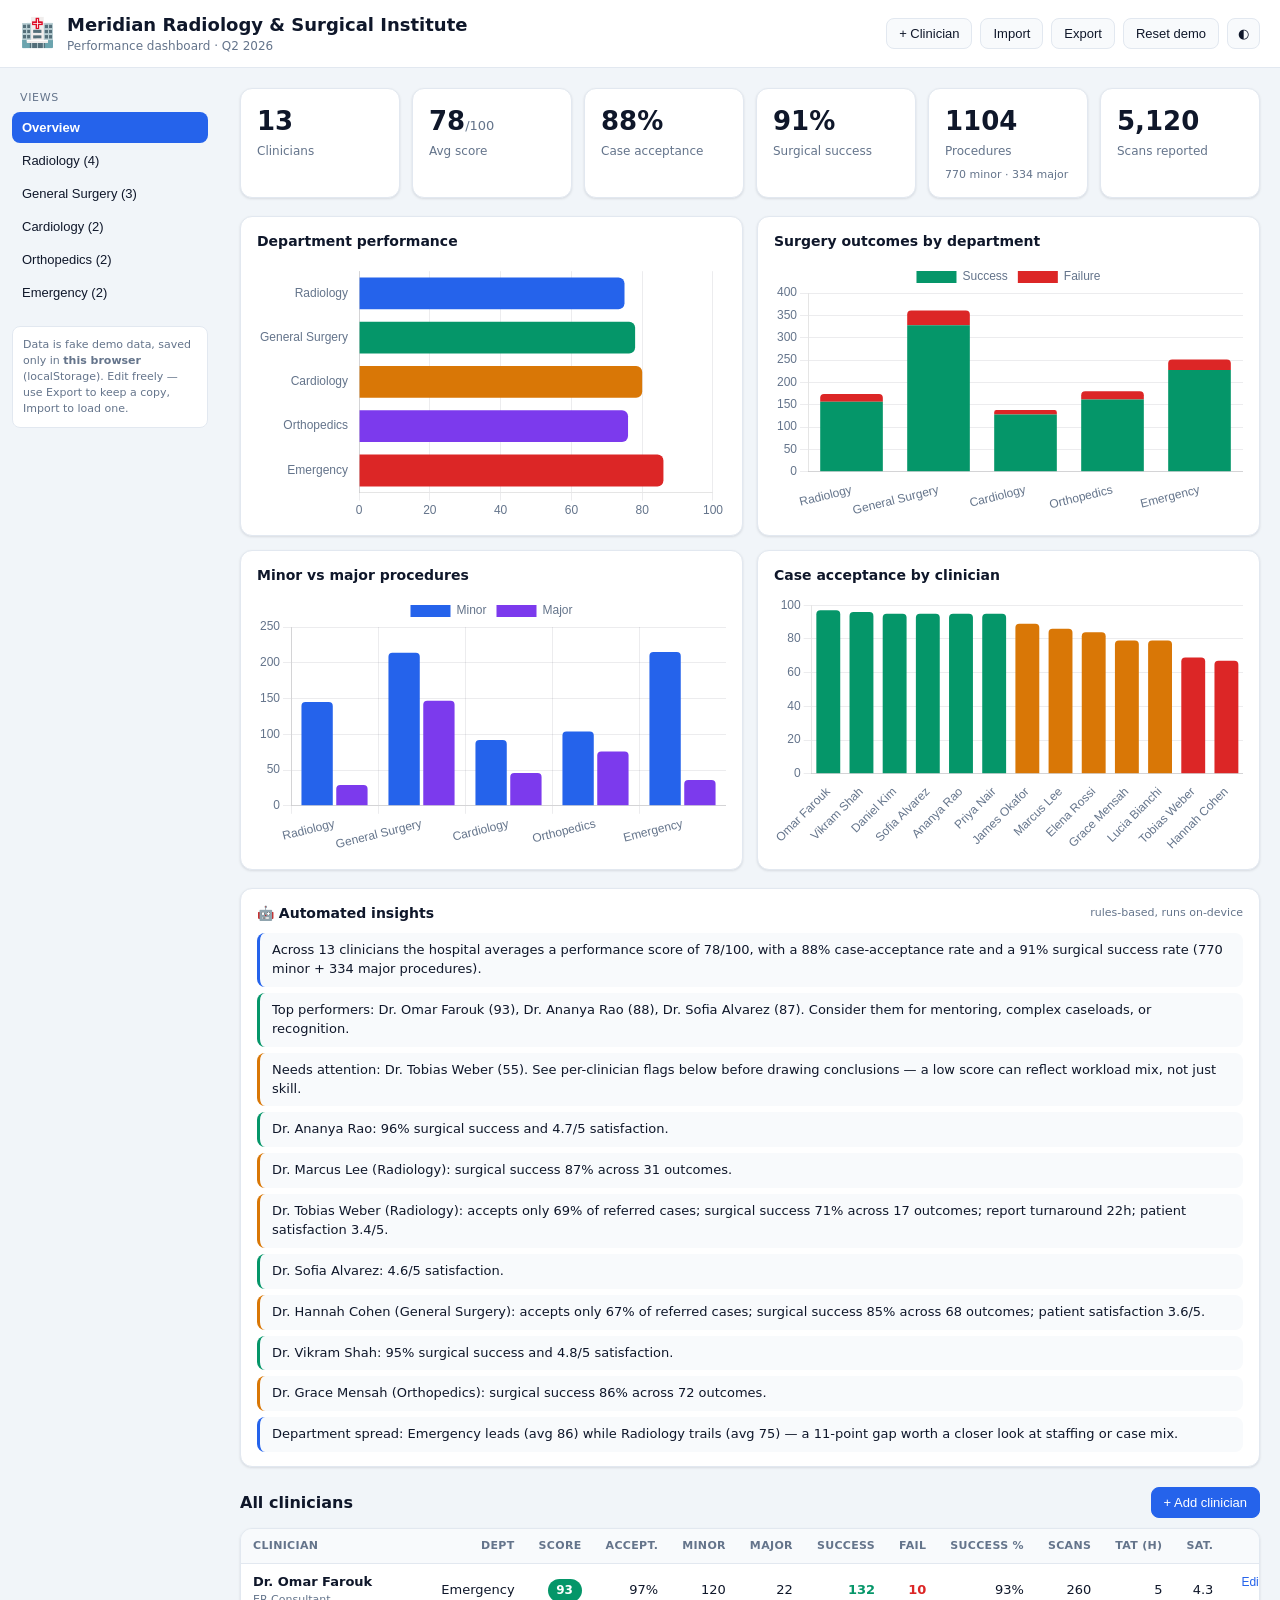
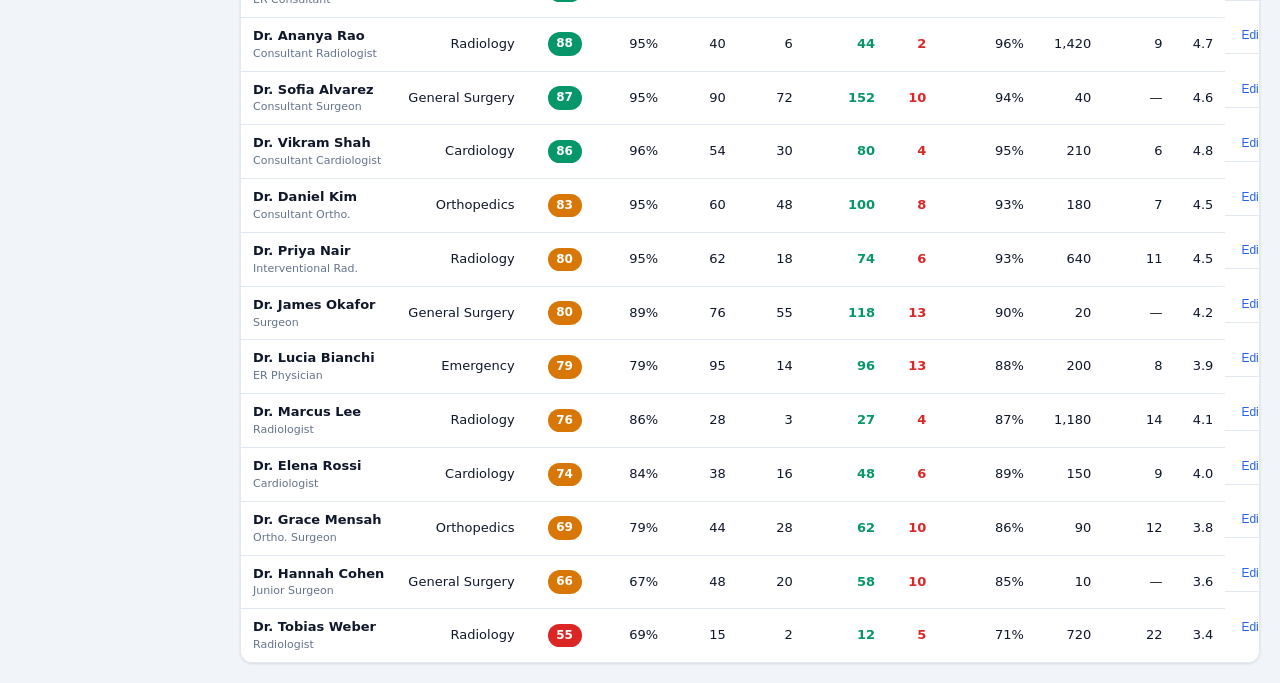
<file: index.html>
<!DOCTYPE html>
<html lang="en">
<head>
  <meta charset="UTF-8" />
  <meta name="viewport" content="width=device-width, initial-scale=1.0" />
  <title>Hospital Performance Dashboard</title>
  <meta name="description" content="Department & clinician performance analytics for a hospital — demo with editable, locally-saved data. Single self-contained file." />
  <link rel="icon" href="data:image/svg+xml,<svg xmlns='http://www.w3.org/2000/svg' viewBox='0 0 100 100'><text y='.9em' font-size='90'>🏥</text></svg>" />
  <style>
/* ---------- Theme tokens ---------- */
:root {
  --bg: #f1f5f9;
  --panel: #ffffff;
  --panel-2: #f8fafc;
  --fg: #0f172a;
  --fg-soft: #64748b;
  --border: #e2e8f0;
  --grid: rgba(15, 23, 42, 0.08);
  --primary: #2563eb;
  --primary-fg: #ffffff;
  --good: #059669;
  --mid: #d97706;
  --bad: #dc2626;
  --shadow: 0 1px 3px rgba(15, 23, 42, 0.08), 0 1px 2px rgba(15, 23, 42, 0.04);
}
body[data-theme="dark"] {
  --bg: #0b1220;
  --panel: #111827;
  --panel-2: #0f172a;
  --fg: #e2e8f0;
  --fg-soft: #94a3b8;
  --border: #1f2937;
  --grid: rgba(148, 163, 184, 0.14);
  --shadow: 0 1px 3px rgba(0, 0, 0, 0.4);
}

* { box-sizing: border-box; }
html, body { margin: 0; padding: 0; }
body {
  font-family: system-ui, -apple-system, "Segoe UI", Roboto, Helvetica, Arial, sans-serif;
  background: var(--bg);
  color: var(--fg);
  font-size: 14px;
  line-height: 1.45;
}

/* ---------- Top bar ---------- */
.topbar {
  display: flex; align-items: center; justify-content: space-between;
  gap: 16px; padding: 12px 20px;
  background: var(--panel); border-bottom: 1px solid var(--border);
  position: sticky; top: 0; z-index: 20;
}
.brand { display: flex; align-items: center; gap: 12px; }
.logo { font-size: 28px; }
.topbar h1 { font-size: 18px; margin: 0; }
.topbar .sub { color: var(--fg-soft); font-size: 12px; }
.toolbar { display: flex; gap: 8px; flex-wrap: wrap; }

/* ---------- Buttons ---------- */
.btn {
  background: var(--panel-2); color: var(--fg);
  border: 1px solid var(--border); border-radius: 8px;
  padding: 7px 12px; font-size: 13px; cursor: pointer;
  transition: background 0.15s, border-color 0.15s;
}
.btn:hover { border-color: var(--primary); }
.btn-primary { background: var(--primary); color: var(--primary-fg); border-color: var(--primary); }
.btn-primary:hover { filter: brightness(1.05); }
.btn.icon-only { padding: 7px 10px; }
.link-btn { background: none; border: none; color: var(--primary); cursor: pointer; font-size: 12px; padding: 2px 4px; }
.link-btn.danger { color: var(--bad); }
.icon-btn { background: none; border: none; font-size: 18px; cursor: pointer; color: var(--fg-soft); }

/* ---------- Layout ---------- */
.layout { display: flex; align-items: flex-start; }
.sidebar {
  width: 220px; flex-shrink: 0; padding: 16px 12px;
  position: sticky; top: 61px; height: calc(100vh - 61px); overflow-y: auto;
}
.side-label { font-size: 11px; text-transform: uppercase; letter-spacing: 0.06em; color: var(--fg-soft); margin: 6px 8px; }
#deptNav { display: flex; flex-direction: column; gap: 2px; }
.nav-item {
  text-align: left; background: none; border: none; color: var(--fg);
  padding: 8px 10px; border-radius: 8px; cursor: pointer; font-size: 13px;
}
.nav-item:hover { background: var(--panel); }
.nav-item.active { background: var(--primary); color: var(--primary-fg); font-weight: 600; }
.side-note { margin-top: 18px; padding: 10px; font-size: 11px; color: var(--fg-soft); background: var(--panel); border: 1px solid var(--border); border-radius: 8px; }

.content { flex: 1; min-width: 0; padding: 20px; }

/* ---------- KPI cards ---------- */
.kpi-row { display: grid; grid-template-columns: repeat(auto-fit, minmax(150px, 1fr)); gap: 12px; margin-bottom: 18px; }
.kpi { background: var(--panel); border: 1px solid var(--border); border-radius: 12px; padding: 14px 16px; box-shadow: var(--shadow); }
.kpi-value { font-size: 26px; font-weight: 700; }
.kpi-value .u { font-size: 13px; color: var(--fg-soft); font-weight: 500; }
.kpi-label { color: var(--fg-soft); font-size: 12px; margin-top: 2px; }
.kpi-sub { color: var(--fg-soft); font-size: 11px; margin-top: 6px; }

/* ---------- Chart cards ---------- */
.chart-grid { display: grid; grid-template-columns: repeat(auto-fit, minmax(340px, 1fr)); gap: 14px; margin-bottom: 18px; }
.card { background: var(--panel); border: 1px solid var(--border); border-radius: 12px; padding: 14px 16px; box-shadow: var(--shadow); }
.card-head { display: flex; align-items: center; justify-content: space-between; gap: 8px; margin-bottom: 10px; }
.card-head h3 { font-size: 14px; margin: 0; }
.card-head .muted { font-size: 11px; color: var(--fg-soft); }
.canvas-wrap { position: relative; height: 260px; }
.mini-select { background: var(--panel-2); color: var(--fg); border: 1px solid var(--border); border-radius: 6px; padding: 4px 6px; font-size: 12px; max-width: 160px; }
.chart-offline { display: flex; align-items: center; justify-content: center; height: 100%; text-align: center; color: var(--fg-soft); font-size: 13px; padding: 12px; }

/* ---------- Section head ---------- */
.section-head { display: flex; align-items: center; justify-content: space-between; margin: 20px 0 10px; }
.section-head h2 { font-size: 16px; margin: 0; }

/* ---------- Table ---------- */
.table-wrap { overflow-x: auto; background: var(--panel); border: 1px solid var(--border); border-radius: 12px; box-shadow: var(--shadow); }
.data-table { width: 100%; border-collapse: collapse; font-size: 13px; }
.data-table th, .data-table td { padding: 9px 12px; text-align: right; white-space: nowrap; }
.data-table th { color: var(--fg-soft); font-weight: 600; font-size: 11px; text-transform: uppercase; letter-spacing: 0.03em; border-bottom: 1px solid var(--border); background: var(--panel-2); }
.data-table td { border-bottom: 1px solid var(--border); }
.data-table tr:last-child td { border-bottom: none; }
.data-table td.name, .data-table th:first-child { text-align: left; }
.role-name { display: block; font-weight: 600; }
.role-sub { display: block; color: var(--fg-soft); font-size: 11px; }
.data-table td.ok { color: var(--good); font-weight: 600; }
.data-table td.bad { color: var(--bad); font-weight: 600; }
.row-actions { display: flex; gap: 4px; justify-content: flex-end; }

.badge { display: inline-block; min-width: 34px; text-align: center; padding: 3px 8px; border-radius: 999px; font-weight: 700; font-size: 12px; color: #fff; }
.b-good { background: var(--good); }
.b-mid { background: var(--mid); }
.b-bad { background: var(--bad); }

/* ---------- Insights ---------- */
.insights { margin-bottom: 8px; }
.insight-list { list-style: none; margin: 0; padding: 0; display: flex; flex-direction: column; gap: 6px; }
.insight { padding: 8px 12px; border-radius: 8px; border-left: 3px solid var(--fg-soft); background: var(--panel-2); font-size: 13px; }
.insight.good { border-left-color: var(--good); }
.insight.warn { border-left-color: var(--mid); }
.insight.info { border-left-color: var(--primary); }

/* ---------- Modal ---------- */
.modal-overlay { position: fixed; inset: 0; background: rgba(15, 23, 42, 0.5); display: flex; align-items: flex-start; justify-content: center; padding: 40px 16px; z-index: 50; overflow-y: auto; }
.modal { background: var(--panel); border: 1px solid var(--border); border-radius: 14px; width: 100%; max-width: 560px; box-shadow: 0 20px 40px rgba(0,0,0,0.3); }
.modal-head { display: flex; align-items: center; justify-content: space-between; padding: 14px 18px; border-bottom: 1px solid var(--border); }
.modal-head h3 { margin: 0; font-size: 16px; }
.modal-body { padding: 16px 18px; }
.modal-foot { display: flex; justify-content: flex-end; gap: 8px; padding: 14px 18px; border-top: 1px solid var(--border); }
.fld { display: flex; flex-direction: column; gap: 4px; margin-bottom: 12px; font-size: 12px; color: var(--fg-soft); }
.fld input, .fld select { background: var(--panel-2); color: var(--fg); border: 1px solid var(--border); border-radius: 8px; padding: 8px 10px; font-size: 14px; }
.fld input.err { border-color: var(--bad); }
.num-grid { display: grid; grid-template-columns: repeat(3, 1fr); gap: 10px; }

@media (max-width: 780px) {
  .sidebar { display: none; }
  .num-grid { grid-template-columns: repeat(2, 1fr); }
}

  </style>
</head>
<body>
  <header class="topbar">
    <div class="brand">
      <span class="logo">🏥</span>
      <div>
        <h1 id="hospitalName">Hospital</h1>
        <div class="sub">Performance dashboard · <span id="period">—</span></div>
      </div>
    </div>
    <div class="toolbar">
      <button class="btn" id="btnAdd">+ Clinician</button>
      <button class="btn" id="btnImport">Import</button>
      <button class="btn" id="btnExport">Export</button>
      <button class="btn" id="btnReset">Reset demo</button>
      <button class="btn icon-only" id="btnTheme" title="Toggle theme">◐</button>
      <input type="file" id="importFile" accept="application/json" hidden />
    </div>
  </header>

  <div class="layout">
    <aside class="sidebar">
      <div class="side-label">Views</div>
      <nav id="deptNav"></nav>
      <div class="side-note">
        Data is fake demo data, saved only in <strong>this browser</strong>
        (localStorage). Edit freely — use Export to keep a copy, Import to load one.
      </div>
    </aside>

    <main id="main" class="content"><!-- rendered by app.js --></main>
  </div>

  <script>
/* ===== assets/js/chart.umd.min.js ===== */
/**
 * Skipped minification because the original files appears to be already minified.
 * Original file: /npm/chart.js@4.4.1/dist/chart.umd.js
 *
 * Do NOT use SRI with dynamically generated files! More information: https://www.jsdelivr.com/using-sri-with-dynamic-files
 */
/*!
 * Chart.js v4.4.1
 * https://www.chartjs.org
 * (c) 2023 Chart.js Contributors
 * Released under the MIT License
 */
!function(t,e){"object"==typeof exports&&"undefined"!=typeof module?module.exports=e():"function"==typeof define&&define.amd?define(e):(t="undefined"!=typeof globalThis?globalThis:t||self).Chart=e()}(this,(function(){"use strict";var t=Object.freeze({__proto__:null,get Colors(){return Go},get Decimation(){return Qo},get Filler(){return ma},get Legend(){return ya},get SubTitle(){return ka},get Title(){return Ma},get Tooltip(){return Ba}});function e(){}const i=(()=>{let t=0;return()=>t++})();function s(t){return null==t}function n(t){if(Array.isArray&&Array.isArray(t))return!0;const e=Object.prototype.toString.call(t);return"[object"===e.slice(0,7)&&"Array]"===e.slice(-6)}function o(t){return null!==t&&"[object Object]"===Object.prototype.toString.call(t)}function a(t){return("number"==typeof t||t instanceof Number)&&isFinite(+t)}function r(t,e){return a(t)?t:e}function l(t,e){return void 0===t?e:t}const h=(t,e)=>"string"==typeof t&&t.endsWith("%")?parseFloat(t)/100:+t/e,c=(t,e)=>"string"==typeof t&&t.endsWith("%")?parseFloat(t)/100*e:+t;function d(t,e,i){if(t&&"function"==typeof t.call)return t.apply(i,e)}function u(t,e,i,s){let a,r,l;if(n(t))if(r=t.length,s)for(a=r-1;a>=0;a--)e.call(i,t[a],a);else for(a=0;a<r;a++)e.call(i,t[a],a);else if(o(t))for(l=Object.keys(t),r=l.length,a=0;a<r;a++)e.call(i,t[l[a]],l[a])}function f(t,e){let i,s,n,o;if(!t||!e||t.length!==e.length)return!1;for(i=0,s=t.length;i<s;++i)if(n=t[i],o=e[i],n.datasetIndex!==o.datasetIndex||n.index!==o.index)return!1;return!0}function g(t){if(n(t))return t.map(g);if(o(t)){const e=Object.create(null),i=Object.keys(t),s=i.length;let n=0;for(;n<s;++n)e[i[n]]=g(t[i[n]]);return e}return t}function p(t){return-1===["__proto__","prototype","constructor"].indexOf(t)}function m(t,e,i,s){if(!p(t))return;const n=e[t],a=i[t];o(n)&&o(a)?b(n,a,s):e[t]=g(a)}function b(t,e,i){const s=n(e)?e:[e],a=s.length;if(!o(t))return t;const r=(i=i||{}).merger||m;let l;for(let e=0;e<a;++e){if(l=s[e],!o(l))continue;const n=Object.keys(l);for(let e=0,s=n.length;e<s;++e)r(n[e],t,l,i)}return t}function x(t,e){return b(t,e,{merger:_})}function _(t,e,i){if(!p(t))return;const s=e[t],n=i[t];o(s)&&o(n)?x(s,n):Object.prototype.hasOwnProperty.call(e,t)||(e[t]=g(n))}const y={"":t=>t,x:t=>t.x,y:t=>t.y};function v(t){const e=t.split("."),i=[];let s="";for(const t of e)s+=t,s.endsWith("\\")?s=s.slice(0,-1)+".":(i.push(s),s="");return i}function M(t,e){const i=y[e]||(y[e]=function(t){const e=v(t);return t=>{for(const i of e){if(""===i)break;t=t&&t[i]}return t}}(e));return i(t)}function w(t){return t.charAt(0).toUpperCase()+t.slice(1)}const k=t=>void 0!==t,S=t=>"function"==typeof t,P=(t,e)=>{if(t.size!==e.size)return!1;for(const i of t)if(!e.has(i))return!1;return!0};function D(t){return"mouseup"===t.type||"click"===t.type||"contextmenu"===t.type}const C=Math.PI,O=2*C,A=O+C,T=Number.POSITIVE_INFINITY,L=C/180,E=C/2,R=C/4,I=2*C/3,z=Math.log10,F=Math.sign;function V(t,e,i){return Math.abs(t-e)<i}function B(t){const e=Math.round(t);t=V(t,e,t/1e3)?e:t;const i=Math.pow(10,Math.floor(z(t))),s=t/i;return(s<=1?1:s<=2?2:s<=5?5:10)*i}function W(t){const e=[],i=Math.sqrt(t);let s;for(s=1;s<i;s++)t%s==0&&(e.push(s),e.push(t/s));return i===(0|i)&&e.push(i),e.sort(((t,e)=>t-e)).pop(),e}function N(t){return!isNaN(parseFloat(t))&&isFinite(t)}function H(t,e){const i=Math.round(t);return i-e<=t&&i+e>=t}function j(t,e,i){let s,n,o;for(s=0,n=t.length;s<n;s++)o=t[s][i],isNaN(o)||(e.min=Math.min(e.min,o),e.max=Math.max(e.max,o))}function $(t){return t*(C/180)}function Y(t){return t*(180/C)}function U(t){if(!a(t))return;let e=1,i=0;for(;Math.round(t*e)/e!==t;)e*=10,i++;return i}function X(t,e){const i=e.x-t.x,s=e.y-t.y,n=Math.sqrt(i*i+s*s);let o=Math.atan2(s,i);return o<-.5*C&&(o+=O),{angle:o,distance:n}}function q(t,e){return Math.sqrt(Math.pow(e.x-t.x,2)+Math.pow(e.y-t.y,2))}function K(t,e){return(t-e+A)%O-C}function G(t){return(t%O+O)%O}function Z(t,e,i,s){const n=G(t),o=G(e),a=G(i),r=G(o-n),l=G(a-n),h=G(n-o),c=G(n-a);return n===o||n===a||s&&o===a||r>l&&h<c}function J(t,e,i){return Math.max(e,Math.min(i,t))}function Q(t){return J(t,-32768,32767)}function tt(t,e,i,s=1e-6){return t>=Math.min(e,i)-s&&t<=Math.max(e,i)+s}function et(t,e,i){i=i||(i=>t[i]<e);let s,n=t.length-1,o=0;for(;n-o>1;)s=o+n>>1,i(s)?o=s:n=s;return{lo:o,hi:n}}const it=(t,e,i,s)=>et(t,i,s?s=>{const n=t[s][e];return n<i||n===i&&t[s+1][e]===i}:s=>t[s][e]<i),st=(t,e,i)=>et(t,i,(s=>t[s][e]>=i));function nt(t,e,i){let s=0,n=t.length;for(;s<n&&t[s]<e;)s++;for(;n>s&&t[n-1]>i;)n--;return s>0||n<t.length?t.slice(s,n):t}const ot=["push","pop","shift","splice","unshift"];function at(t,e){t._chartjs?t._chartjs.listeners.push(e):(Object.defineProperty(t,"_chartjs",{configurable:!0,enumerable:!1,value:{listeners:[e]}}),ot.forEach((e=>{const i="_onData"+w(e),s=t[e];Object.defineProperty(t,e,{configurable:!0,enumerable:!1,value(...e){const n=s.apply(this,e);return t._chartjs.listeners.forEach((t=>{"function"==typeof t[i]&&t[i](...e)})),n}})})))}function rt(t,e){const i=t._chartjs;if(!i)return;const s=i.listeners,n=s.indexOf(e);-1!==n&&s.splice(n,1),s.length>0||(ot.forEach((e=>{delete t[e]})),delete t._chartjs)}function lt(t){const e=new Set(t);return e.size===t.length?t:Array.from(e)}const ht="undefined"==typeof window?function(t){return t()}:window.requestAnimationFrame;function ct(t,e){let i=[],s=!1;return function(...n){i=n,s||(s=!0,ht.call(window,(()=>{s=!1,t.apply(e,i)})))}}function dt(t,e){let i;return function(...s){return e?(clearTimeout(i),i=setTimeout(t,e,s)):t.apply(this,s),e}}const ut=t=>"start"===t?"left":"end"===t?"right":"center",ft=(t,e,i)=>"start"===t?e:"end"===t?i:(e+i)/2,gt=(t,e,i,s)=>t===(s?"left":"right")?i:"center"===t?(e+i)/2:e;function pt(t,e,i){const s=e.length;let n=0,o=s;if(t._sorted){const{iScale:a,_parsed:r}=t,l=a.axis,{min:h,max:c,minDefined:d,maxDefined:u}=a.getUserBounds();d&&(n=J(Math.min(it(r,l,h).lo,i?s:it(e,l,a.getPixelForValue(h)).lo),0,s-1)),o=u?J(Math.max(it(r,a.axis,c,!0).hi+1,i?0:it(e,l,a.getPixelForValue(c),!0).hi+1),n,s)-n:s-n}return{start:n,count:o}}function mt(t){const{xScale:e,yScale:i,_scaleRanges:s}=t,n={xmin:e.min,xmax:e.max,ymin:i.min,ymax:i.max};if(!s)return t._scaleRanges=n,!0;const o=s.xmin!==e.min||s.xmax!==e.max||s.ymin!==i.min||s.ymax!==i.max;return Object.assign(s,n),o}class bt{constructor(){this._request=null,this._charts=new Map,this._running=!1,this._lastDate=void 0}_notify(t,e,i,s){const n=e.listeners[s],o=e.duration;n.forEach((s=>s({chart:t,initial:e.initial,numSteps:o,currentStep:Math.min(i-e.start,o)})))}_refresh(){this._request||(this._running=!0,this._request=ht.call(window,(()=>{this._update(),this._request=null,this._running&&this._refresh()})))}_update(t=Date.now()){let e=0;this._charts.forEach(((i,s)=>{if(!i.running||!i.items.length)return;const n=i.items;let o,a=n.length-1,r=!1;for(;a>=0;--a)o=n[a],o._active?(o._total>i.duration&&(i.duration=o._total),o.tick(t),r=!0):(n[a]=n[n.length-1],n.pop());r&&(s.draw(),this._notify(s,i,t,"progress")),n.length||(i.running=!1,this._notify(s,i,t,"complete"),i.initial=!1),e+=n.length})),this._lastDate=t,0===e&&(this._running=!1)}_getAnims(t){const e=this._charts;let i=e.get(t);return i||(i={running:!1,initial:!0,items:[],listeners:{complete:[],progress:[]}},e.set(t,i)),i}listen(t,e,i){this._getAnims(t).listeners[e].push(i)}add(t,e){e&&e.length&&this._getAnims(t).items.push(...e)}has(t){return this._getAnims(t).items.length>0}start(t){const e=this._charts.get(t);e&&(e.running=!0,e.start=Date.now(),e.duration=e.items.reduce(((t,e)=>Math.max(t,e._duration)),0),this._refresh())}running(t){if(!this._running)return!1;const e=this._charts.get(t);return!!(e&&e.running&&e.items.length)}stop(t){const e=this._charts.get(t);if(!e||!e.items.length)return;const i=e.items;let s=i.length-1;for(;s>=0;--s)i[s].cancel();e.items=[],this._notify(t,e,Date.now(),"complete")}remove(t){return this._charts.delete(t)}}var xt=new bt;
/*!
 * @kurkle/color v0.3.2
 * https://github.com/kurkle/color#readme
 * (c) 2023 Jukka Kurkela
 * Released under the MIT License
 */function _t(t){return t+.5|0}const yt=(t,e,i)=>Math.max(Math.min(t,i),e);function vt(t){return yt(_t(2.55*t),0,255)}function Mt(t){return yt(_t(255*t),0,255)}function wt(t){return yt(_t(t/2.55)/100,0,1)}function kt(t){return yt(_t(100*t),0,100)}const St={0:0,1:1,2:2,3:3,4:4,5:5,6:6,7:7,8:8,9:9,A:10,B:11,C:12,D:13,E:14,F:15,a:10,b:11,c:12,d:13,e:14,f:15},Pt=[..."0123456789ABCDEF"],Dt=t=>Pt[15&t],Ct=t=>Pt[(240&t)>>4]+Pt[15&t],Ot=t=>(240&t)>>4==(15&t);function At(t){var e=(t=>Ot(t.r)&&Ot(t.g)&&Ot(t.b)&&Ot(t.a))(t)?Dt:Ct;return t?"#"+e(t.r)+e(t.g)+e(t.b)+((t,e)=>t<255?e(t):"")(t.a,e):void 0}const Tt=/^(hsla?|hwb|hsv)\(\s*([-+.e\d]+)(?:deg)?[\s,]+([-+.e\d]+)%[\s,]+([-+.e\d]+)%(?:[\s,]+([-+.e\d]+)(%)?)?\s*\)$/;function Lt(t,e,i){const s=e*Math.min(i,1-i),n=(e,n=(e+t/30)%12)=>i-s*Math.max(Math.min(n-3,9-n,1),-1);return[n(0),n(8),n(4)]}function Et(t,e,i){const s=(s,n=(s+t/60)%6)=>i-i*e*Math.max(Math.min(n,4-n,1),0);return[s(5),s(3),s(1)]}function Rt(t,e,i){const s=Lt(t,1,.5);let n;for(e+i>1&&(n=1/(e+i),e*=n,i*=n),n=0;n<3;n++)s[n]*=1-e-i,s[n]+=e;return s}function It(t){const e=t.r/255,i=t.g/255,s=t.b/255,n=Math.max(e,i,s),o=Math.min(e,i,s),a=(n+o)/2;let r,l,h;return n!==o&&(h=n-o,l=a>.5?h/(2-n-o):h/(n+o),r=function(t,e,i,s,n){return t===n?(e-i)/s+(e<i?6:0):e===n?(i-t)/s+2:(t-e)/s+4}(e,i,s,h,n),r=60*r+.5),[0|r,l||0,a]}function zt(t,e,i,s){return(Array.isArray(e)?t(e[0],e[1],e[2]):t(e,i,s)).map(Mt)}function Ft(t,e,i){return zt(Lt,t,e,i)}function Vt(t){return(t%360+360)%360}function Bt(t){const e=Tt.exec(t);let i,s=255;if(!e)return;e[5]!==i&&(s=e[6]?vt(+e[5]):Mt(+e[5]));const n=Vt(+e[2]),o=+e[3]/100,a=+e[4]/100;return i="hwb"===e[1]?function(t,e,i){return zt(Rt,t,e,i)}(n,o,a):"hsv"===e[1]?function(t,e,i){return zt(Et,t,e,i)}(n,o,a):Ft(n,o,a),{r:i[0],g:i[1],b:i[2],a:s}}const Wt={x:"dark",Z:"light",Y:"re",X:"blu",W:"gr",V:"medium",U:"slate",A:"ee",T:"ol",S:"or",B:"ra",C:"lateg",D:"ights",R:"in",Q:"turquois",E:"hi",P:"ro",O:"al",N:"le",M:"de",L:"yello",F:"en",K:"ch",G:"arks",H:"ea",I:"ightg",J:"wh"},Nt={OiceXe:"f0f8ff",antiquewEte:"faebd7",aqua:"ffff",aquamarRe:"7fffd4",azuY:"f0ffff",beige:"f5f5dc",bisque:"ffe4c4",black:"0",blanKedOmond:"ffebcd",Xe:"ff",XeviTet:"8a2be2",bPwn:"a52a2a",burlywood:"deb887",caMtXe:"5f9ea0",KartYuse:"7fff00",KocTate:"d2691e",cSO:"ff7f50",cSnflowerXe:"6495ed",cSnsilk:"fff8dc",crimson:"dc143c",cyan:"ffff",xXe:"8b",xcyan:"8b8b",xgTMnPd:"b8860b",xWay:"a9a9a9",xgYF:"6400",xgYy:"a9a9a9",xkhaki:"bdb76b",xmagFta:"8b008b",xTivegYF:"556b2f",xSange:"ff8c00",xScEd:"9932cc",xYd:"8b0000",xsOmon:"e9967a",xsHgYF:"8fbc8f",xUXe:"483d8b",xUWay:"2f4f4f",xUgYy:"2f4f4f",xQe:"ced1",xviTet:"9400d3",dAppRk:"ff1493",dApskyXe:"bfff",dimWay:"696969",dimgYy:"696969",dodgerXe:"1e90ff",fiYbrick:"b22222",flSOwEte:"fffaf0",foYstWAn:"228b22",fuKsia:"ff00ff",gaRsbSo:"dcdcdc",ghostwEte:"f8f8ff",gTd:"ffd700",gTMnPd:"daa520",Way:"808080",gYF:"8000",gYFLw:"adff2f",gYy:"808080",honeyMw:"f0fff0",hotpRk:"ff69b4",RdianYd:"cd5c5c",Rdigo:"4b0082",ivSy:"fffff0",khaki:"f0e68c",lavFMr:"e6e6fa",lavFMrXsh:"fff0f5",lawngYF:"7cfc00",NmoncEffon:"fffacd",ZXe:"add8e6",ZcSO:"f08080",Zcyan:"e0ffff",ZgTMnPdLw:"fafad2",ZWay:"d3d3d3",ZgYF:"90ee90",ZgYy:"d3d3d3",ZpRk:"ffb6c1",ZsOmon:"ffa07a",ZsHgYF:"20b2aa",ZskyXe:"87cefa",ZUWay:"778899",ZUgYy:"778899",ZstAlXe:"b0c4de",ZLw:"ffffe0",lime:"ff00",limegYF:"32cd32",lRF:"faf0e6",magFta:"ff00ff",maPon:"800000",VaquamarRe:"66cdaa",VXe:"cd",VScEd:"ba55d3",VpurpN:"9370db",VsHgYF:"3cb371",VUXe:"7b68ee",VsprRggYF:"fa9a",VQe:"48d1cc",VviTetYd:"c71585",midnightXe:"191970",mRtcYam:"f5fffa",mistyPse:"ffe4e1",moccasR:"ffe4b5",navajowEte:"ffdead",navy:"80",Tdlace:"fdf5e6",Tive:"808000",TivedBb:"6b8e23",Sange:"ffa500",SangeYd:"ff4500",ScEd:"da70d6",pOegTMnPd:"eee8aa",pOegYF:"98fb98",pOeQe:"afeeee",pOeviTetYd:"db7093",papayawEp:"ffefd5",pHKpuff:"ffdab9",peru:"cd853f",pRk:"ffc0cb",plum:"dda0dd",powMrXe:"b0e0e6",purpN:"800080",YbeccapurpN:"663399",Yd:"ff0000",Psybrown:"bc8f8f",PyOXe:"4169e1",saddNbPwn:"8b4513",sOmon:"fa8072",sandybPwn:"f4a460",sHgYF:"2e8b57",sHshell:"fff5ee",siFna:"a0522d",silver:"c0c0c0",skyXe:"87ceeb",UXe:"6a5acd",UWay:"708090",UgYy:"708090",snow:"fffafa",sprRggYF:"ff7f",stAlXe:"4682b4",tan:"d2b48c",teO:"8080",tEstN:"d8bfd8",tomato:"ff6347",Qe:"40e0d0",viTet:"ee82ee",JHt:"f5deb3",wEte:"ffffff",wEtesmoke:"f5f5f5",Lw:"ffff00",LwgYF:"9acd32"};let Ht;function jt(t){Ht||(Ht=function(){const t={},e=Object.keys(Nt),i=Object.keys(Wt);let s,n,o,a,r;for(s=0;s<e.length;s++){for(a=r=e[s],n=0;n<i.length;n++)o=i[n],r=r.replace(o,Wt[o]);o=parseInt(Nt[a],16),t[r]=[o>>16&255,o>>8&255,255&o]}return t}(),Ht.transparent=[0,0,0,0]);const e=Ht[t.toLowerCase()];return e&&{r:e[0],g:e[1],b:e[2],a:4===e.length?e[3]:255}}const $t=/^rgba?\(\s*([-+.\d]+)(%)?[\s,]+([-+.e\d]+)(%)?[\s,]+([-+.e\d]+)(%)?(?:[\s,/]+([-+.e\d]+)(%)?)?\s*\)$/;const Yt=t=>t<=.0031308?12.92*t:1.055*Math.pow(t,1/2.4)-.055,Ut=t=>t<=.04045?t/12.92:Math.pow((t+.055)/1.055,2.4);function Xt(t,e,i){if(t){let s=It(t);s[e]=Math.max(0,Math.min(s[e]+s[e]*i,0===e?360:1)),s=Ft(s),t.r=s[0],t.g=s[1],t.b=s[2]}}function qt(t,e){return t?Object.assign(e||{},t):t}function Kt(t){var e={r:0,g:0,b:0,a:255};return Array.isArray(t)?t.length>=3&&(e={r:t[0],g:t[1],b:t[2],a:255},t.length>3&&(e.a=Mt(t[3]))):(e=qt(t,{r:0,g:0,b:0,a:1})).a=Mt(e.a),e}function Gt(t){return"r"===t.charAt(0)?function(t){const e=$t.exec(t);let i,s,n,o=255;if(e){if(e[7]!==i){const t=+e[7];o=e[8]?vt(t):yt(255*t,0,255)}return i=+e[1],s=+e[3],n=+e[5],i=255&(e[2]?vt(i):yt(i,0,255)),s=255&(e[4]?vt(s):yt(s,0,255)),n=255&(e[6]?vt(n):yt(n,0,255)),{r:i,g:s,b:n,a:o}}}(t):Bt(t)}class Zt{constructor(t){if(t instanceof Zt)return t;const e=typeof t;let i;var s,n,o;"object"===e?i=Kt(t):"string"===e&&(o=(s=t).length,"#"===s[0]&&(4===o||5===o?n={r:255&17*St[s[1]],g:255&17*St[s[2]],b:255&17*St[s[3]],a:5===o?17*St[s[4]]:255}:7!==o&&9!==o||(n={r:St[s[1]]<<4|St[s[2]],g:St[s[3]]<<4|St[s[4]],b:St[s[5]]<<4|St[s[6]],a:9===o?St[s[7]]<<4|St[s[8]]:255})),i=n||jt(t)||Gt(t)),this._rgb=i,this._valid=!!i}get valid(){return this._valid}get rgb(){var t=qt(this._rgb);return t&&(t.a=wt(t.a)),t}set rgb(t){this._rgb=Kt(t)}rgbString(){return this._valid?(t=this._rgb)&&(t.a<255?`rgba(${t.r}, ${t.g}, ${t.b}, ${wt(t.a)})`:`rgb(${t.r}, ${t.g}, ${t.b})`):void 0;var t}hexString(){return this._valid?At(this._rgb):void 0}hslString(){return this._valid?function(t){if(!t)return;const e=It(t),i=e[0],s=kt(e[1]),n=kt(e[2]);return t.a<255?`hsla(${i}, ${s}%, ${n}%, ${wt(t.a)})`:`hsl(${i}, ${s}%, ${n}%)`}(this._rgb):void 0}mix(t,e){if(t){const i=this.rgb,s=t.rgb;let n;const o=e===n?.5:e,a=2*o-1,r=i.a-s.a,l=((a*r==-1?a:(a+r)/(1+a*r))+1)/2;n=1-l,i.r=255&l*i.r+n*s.r+.5,i.g=255&l*i.g+n*s.g+.5,i.b=255&l*i.b+n*s.b+.5,i.a=o*i.a+(1-o)*s.a,this.rgb=i}return this}interpolate(t,e){return t&&(this._rgb=function(t,e,i){const s=Ut(wt(t.r)),n=Ut(wt(t.g)),o=Ut(wt(t.b));return{r:Mt(Yt(s+i*(Ut(wt(e.r))-s))),g:Mt(Yt(n+i*(Ut(wt(e.g))-n))),b:Mt(Yt(o+i*(Ut(wt(e.b))-o))),a:t.a+i*(e.a-t.a)}}(this._rgb,t._rgb,e)),this}clone(){return new Zt(this.rgb)}alpha(t){return this._rgb.a=Mt(t),this}clearer(t){return this._rgb.a*=1-t,this}greyscale(){const t=this._rgb,e=_t(.3*t.r+.59*t.g+.11*t.b);return t.r=t.g=t.b=e,this}opaquer(t){return this._rgb.a*=1+t,this}negate(){const t=this._rgb;return t.r=255-t.r,t.g=255-t.g,t.b=255-t.b,this}lighten(t){return Xt(this._rgb,2,t),this}darken(t){return Xt(this._rgb,2,-t),this}saturate(t){return Xt(this._rgb,1,t),this}desaturate(t){return Xt(this._rgb,1,-t),this}rotate(t){return function(t,e){var i=It(t);i[0]=Vt(i[0]+e),i=Ft(i),t.r=i[0],t.g=i[1],t.b=i[2]}(this._rgb,t),this}}function Jt(t){if(t&&"object"==typeof t){const e=t.toString();return"[object CanvasPattern]"===e||"[object CanvasGradient]"===e}return!1}function Qt(t){return Jt(t)?t:new Zt(t)}function te(t){return Jt(t)?t:new Zt(t).saturate(.5).darken(.1).hexString()}const ee=["x","y","borderWidth","radius","tension"],ie=["color","borderColor","backgroundColor"];const se=new Map;function ne(t,e,i){return function(t,e){e=e||{};const i=t+JSON.stringify(e);let s=se.get(i);return s||(s=new Intl.NumberFormat(t,e),se.set(i,s)),s}(e,i).format(t)}const oe={values:t=>n(t)?t:""+t,numeric(t,e,i){if(0===t)return"0";const s=this.chart.options.locale;let n,o=t;if(i.length>1){const e=Math.max(Math.abs(i[0].value),Math.abs(i[i.length-1].value));(e<1e-4||e>1e15)&&(n="scientific"),o=function(t,e){let i=e.length>3?e[2].value-e[1].value:e[1].value-e[0].value;Math.abs(i)>=1&&t!==Math.floor(t)&&(i=t-Math.floor(t));return i}(t,i)}const a=z(Math.abs(o)),r=isNaN(a)?1:Math.max(Math.min(-1*Math.floor(a),20),0),l={notation:n,minimumFractionDigits:r,maximumFractionDigits:r};return Object.assign(l,this.options.ticks.format),ne(t,s,l)},logarithmic(t,e,i){if(0===t)return"0";const s=i[e].significand||t/Math.pow(10,Math.floor(z(t)));return[1,2,3,5,10,15].includes(s)||e>.8*i.length?oe.numeric.call(this,t,e,i):""}};var ae={formatters:oe};const re=Object.create(null),le=Object.create(null);function he(t,e){if(!e)return t;const i=e.split(".");for(let e=0,s=i.length;e<s;++e){const s=i[e];t=t[s]||(t[s]=Object.create(null))}return t}function ce(t,e,i){return"string"==typeof e?b(he(t,e),i):b(he(t,""),e)}class de{constructor(t,e){this.animation=void 0,this.backgroundColor="rgba(0,0,0,0.1)",this.borderColor="rgba(0,0,0,0.1)",this.color="#666",this.datasets={},this.devicePixelRatio=t=>t.chart.platform.getDevicePixelRatio(),this.elements={},this.events=["mousemove","mouseout","click","touchstart","touchmove"],this.font={family:"'Helvetica Neue', 'Helvetica', 'Arial', sans-serif",size:12,style:"normal",lineHeight:1.2,weight:null},this.hover={},this.hoverBackgroundColor=(t,e)=>te(e.backgroundColor),this.hoverBorderColor=(t,e)=>te(e.borderColor),this.hoverColor=(t,e)=>te(e.color),this.indexAxis="x",this.interaction={mode:"nearest",intersect:!0,includeInvisible:!1},this.maintainAspectRatio=!0,this.onHover=null,this.onClick=null,this.parsing=!0,this.plugins={},this.responsive=!0,this.scale=void 0,this.scales={},this.showLine=!0,this.drawActiveElementsOnTop=!0,this.describe(t),this.apply(e)}set(t,e){return ce(this,t,e)}get(t){return he(this,t)}describe(t,e){return ce(le,t,e)}override(t,e){return ce(re,t,e)}route(t,e,i,s){const n=he(this,t),a=he(this,i),r="_"+e;Object.defineProperties(n,{[r]:{value:n[e],writable:!0},[e]:{enumerable:!0,get(){const t=this[r],e=a[s];return o(t)?Object.assign({},e,t):l(t,e)},set(t){this[r]=t}}})}apply(t){t.forEach((t=>t(this)))}}var ue=new de({_scriptable:t=>!t.startsWith("on"),_indexable:t=>"events"!==t,hover:{_fallback:"interaction"},interaction:{_scriptable:!1,_indexable:!1}},[function(t){t.set("animation",{delay:void 0,duration:1e3,easing:"easeOutQuart",fn:void 0,from:void 0,loop:void 0,to:void 0,type:void 0}),t.describe("animation",{_fallback:!1,_indexable:!1,_scriptable:t=>"onProgress"!==t&&"onComplete"!==t&&"fn"!==t}),t.set("animations",{colors:{type:"color",properties:ie},numbers:{type:"number",properties:ee}}),t.describe("animations",{_fallback:"animation"}),t.set("transitions",{active:{animation:{duration:400}},resize:{animation:{duration:0}},show:{animations:{colors:{from:"transparent"},visible:{type:"boolean",duration:0}}},hide:{animations:{colors:{to:"transparent"},visible:{type:"boolean",easing:"linear",fn:t=>0|t}}}})},function(t){t.set("layout",{autoPadding:!0,padding:{top:0,right:0,bottom:0,left:0}})},function(t){t.set("scale",{display:!0,offset:!1,reverse:!1,beginAtZero:!1,bounds:"ticks",clip:!0,grace:0,grid:{display:!0,lineWidth:1,drawOnChartArea:!0,drawTicks:!0,tickLength:8,tickWidth:(t,e)=>e.lineWidth,tickColor:(t,e)=>e.color,offset:!1},border:{display:!0,dash:[],dashOffset:0,width:1},title:{display:!1,text:"",padding:{top:4,bottom:4}},ticks:{minRotation:0,maxRotation:50,mirror:!1,textStrokeWidth:0,textStrokeColor:"",padding:3,display:!0,autoSkip:!0,autoSkipPadding:3,labelOffset:0,callback:ae.formatters.values,minor:{},major:{},align:"center",crossAlign:"near",showLabelBackdrop:!1,backdropColor:"rgba(255, 255, 255, 0.75)",backdropPadding:2}}),t.route("scale.ticks","color","","color"),t.route("scale.grid","color","","borderColor"),t.route("scale.border","color","","borderColor"),t.route("scale.title","color","","color"),t.describe("scale",{_fallback:!1,_scriptable:t=>!t.startsWith("before")&&!t.startsWith("after")&&"callback"!==t&&"parser"!==t,_indexable:t=>"borderDash"!==t&&"tickBorderDash"!==t&&"dash"!==t}),t.describe("scales",{_fallback:"scale"}),t.describe("scale.ticks",{_scriptable:t=>"backdropPadding"!==t&&"callback"!==t,_indexable:t=>"backdropPadding"!==t})}]);function fe(){return"undefined"!=typeof window&&"undefined"!=typeof document}function ge(t){let e=t.parentNode;return e&&"[object ShadowRoot]"===e.toString()&&(e=e.host),e}function pe(t,e,i){let s;return"string"==typeof t?(s=parseInt(t,10),-1!==t.indexOf("%")&&(s=s/100*e.parentNode[i])):s=t,s}const me=t=>t.ownerDocument.defaultView.getComputedStyle(t,null);function be(t,e){return me(t).getPropertyValue(e)}const xe=["top","right","bottom","left"];function _e(t,e,i){const s={};i=i?"-"+i:"";for(let n=0;n<4;n++){const o=xe[n];s[o]=parseFloat(t[e+"-"+o+i])||0}return s.width=s.left+s.right,s.height=s.top+s.bottom,s}const ye=(t,e,i)=>(t>0||e>0)&&(!i||!i.shadowRoot);function ve(t,e){if("native"in t)return t;const{canvas:i,currentDevicePixelRatio:s}=e,n=me(i),o="border-box"===n.boxSizing,a=_e(n,"padding"),r=_e(n,"border","width"),{x:l,y:h,box:c}=function(t,e){const i=t.touches,s=i&&i.length?i[0]:t,{offsetX:n,offsetY:o}=s;let a,r,l=!1;if(ye(n,o,t.target))a=n,r=o;else{const t=e.getBoundingClientRect();a=s.clientX-t.left,r=s.clientY-t.top,l=!0}return{x:a,y:r,box:l}}(t,i),d=a.left+(c&&r.left),u=a.top+(c&&r.top);let{width:f,height:g}=e;return o&&(f-=a.width+r.width,g-=a.height+r.height),{x:Math.round((l-d)/f*i.width/s),y:Math.round((h-u)/g*i.height/s)}}const Me=t=>Math.round(10*t)/10;function we(t,e,i,s){const n=me(t),o=_e(n,"margin"),a=pe(n.maxWidth,t,"clientWidth")||T,r=pe(n.maxHeight,t,"clientHeight")||T,l=function(t,e,i){let s,n;if(void 0===e||void 0===i){const o=ge(t);if(o){const t=o.getBoundingClientRect(),a=me(o),r=_e(a,"border","width"),l=_e(a,"padding");e=t.width-l.width-r.width,i=t.height-l.height-r.height,s=pe(a.maxWidth,o,"clientWidth"),n=pe(a.maxHeight,o,"clientHeight")}else e=t.clientWidth,i=t.clientHeight}return{width:e,height:i,maxWidth:s||T,maxHeight:n||T}}(t,e,i);let{width:h,height:c}=l;if("content-box"===n.boxSizing){const t=_e(n,"border","width"),e=_e(n,"padding");h-=e.width+t.width,c-=e.height+t.height}h=Math.max(0,h-o.width),c=Math.max(0,s?h/s:c-o.height),h=Me(Math.min(h,a,l.maxWidth)),c=Me(Math.min(c,r,l.maxHeight)),h&&!c&&(c=Me(h/2));return(void 0!==e||void 0!==i)&&s&&l.height&&c>l.height&&(c=l.height,h=Me(Math.floor(c*s))),{width:h,height:c}}function ke(t,e,i){const s=e||1,n=Math.floor(t.height*s),o=Math.floor(t.width*s);t.height=Math.floor(t.height),t.width=Math.floor(t.width);const a=t.canvas;return a.style&&(i||!a.style.height&&!a.style.width)&&(a.style.height=`${t.height}px`,a.style.width=`${t.width}px`),(t.currentDevicePixelRatio!==s||a.height!==n||a.width!==o)&&(t.currentDevicePixelRatio=s,a.height=n,a.width=o,t.ctx.setTransform(s,0,0,s,0,0),!0)}const Se=function(){let t=!1;try{const e={get passive(){return t=!0,!1}};fe()&&(window.addEventListener("test",null,e),window.removeEventListener("test",null,e))}catch(t){}return t}();function Pe(t,e){const i=be(t,e),s=i&&i.match(/^(\d+)(\.\d+)?px$/);return s?+s[1]:void 0}function De(t){return!t||s(t.size)||s(t.family)?null:(t.style?t.style+" ":"")+(t.weight?t.weight+" ":"")+t.size+"px "+t.family}function Ce(t,e,i,s,n){let o=e[n];return o||(o=e[n]=t.measureText(n).width,i.push(n)),o>s&&(s=o),s}function Oe(t,e,i,s){let o=(s=s||{}).data=s.data||{},a=s.garbageCollect=s.garbageCollect||[];s.font!==e&&(o=s.data={},a=s.garbageCollect=[],s.font=e),t.save(),t.font=e;let r=0;const l=i.length;let h,c,d,u,f;for(h=0;h<l;h++)if(u=i[h],null==u||n(u)){if(n(u))for(c=0,d=u.length;c<d;c++)f=u[c],null==f||n(f)||(r=Ce(t,o,a,r,f))}else r=Ce(t,o,a,r,u);t.restore();const g=a.length/2;if(g>i.length){for(h=0;h<g;h++)delete o[a[h]];a.splice(0,g)}return r}function Ae(t,e,i){const s=t.currentDevicePixelRatio,n=0!==i?Math.max(i/2,.5):0;return Math.round((e-n)*s)/s+n}function Te(t,e){(e=e||t.getContext("2d")).save(),e.resetTransform(),e.clearRect(0,0,t.width,t.height),e.restore()}function Le(t,e,i,s){Ee(t,e,i,s,null)}function Ee(t,e,i,s,n){let o,a,r,l,h,c,d,u;const f=e.pointStyle,g=e.rotation,p=e.radius;let m=(g||0)*L;if(f&&"object"==typeof f&&(o=f.toString(),"[object HTMLImageElement]"===o||"[object HTMLCanvasElement]"===o))return t.save(),t.translate(i,s),t.rotate(m),t.drawImage(f,-f.width/2,-f.height/2,f.width,f.height),void t.restore();if(!(isNaN(p)||p<=0)){switch(t.beginPath(),f){default:n?t.ellipse(i,s,n/2,p,0,0,O):t.arc(i,s,p,0,O),t.closePath();break;case"triangle":c=n?n/2:p,t.moveTo(i+Math.sin(m)*c,s-Math.cos(m)*p),m+=I,t.lineTo(i+Math.sin(m)*c,s-Math.cos(m)*p),m+=I,t.lineTo(i+Math.sin(m)*c,s-Math.cos(m)*p),t.closePath();break;case"rectRounded":h=.516*p,l=p-h,a=Math.cos(m+R)*l,d=Math.cos(m+R)*(n?n/2-h:l),r=Math.sin(m+R)*l,u=Math.sin(m+R)*(n?n/2-h:l),t.arc(i-d,s-r,h,m-C,m-E),t.arc(i+u,s-a,h,m-E,m),t.arc(i+d,s+r,h,m,m+E),t.arc(i-u,s+a,h,m+E,m+C),t.closePath();break;case"rect":if(!g){l=Math.SQRT1_2*p,c=n?n/2:l,t.rect(i-c,s-l,2*c,2*l);break}m+=R;case"rectRot":d=Math.cos(m)*(n?n/2:p),a=Math.cos(m)*p,r=Math.sin(m)*p,u=Math.sin(m)*(n?n/2:p),t.moveTo(i-d,s-r),t.lineTo(i+u,s-a),t.lineTo(i+d,s+r),t.lineTo(i-u,s+a),t.closePath();break;case"crossRot":m+=R;case"cross":d=Math.cos(m)*(n?n/2:p),a=Math.cos(m)*p,r=Math.sin(m)*p,u=Math.sin(m)*(n?n/2:p),t.moveTo(i-d,s-r),t.lineTo(i+d,s+r),t.moveTo(i+u,s-a),t.lineTo(i-u,s+a);break;case"star":d=Math.cos(m)*(n?n/2:p),a=Math.cos(m)*p,r=Math.sin(m)*p,u=Math.sin(m)*(n?n/2:p),t.moveTo(i-d,s-r),t.lineTo(i+d,s+r),t.moveTo(i+u,s-a),t.lineTo(i-u,s+a),m+=R,d=Math.cos(m)*(n?n/2:p),a=Math.cos(m)*p,r=Math.sin(m)*p,u=Math.sin(m)*(n?n/2:p),t.moveTo(i-d,s-r),t.lineTo(i+d,s+r),t.moveTo(i+u,s-a),t.lineTo(i-u,s+a);break;case"line":a=n?n/2:Math.cos(m)*p,r=Math.sin(m)*p,t.moveTo(i-a,s-r),t.lineTo(i+a,s+r);break;case"dash":t.moveTo(i,s),t.lineTo(i+Math.cos(m)*(n?n/2:p),s+Math.sin(m)*p);break;case!1:t.closePath()}t.fill(),e.borderWidth>0&&t.stroke()}}function Re(t,e,i){return i=i||.5,!e||t&&t.x>e.left-i&&t.x<e.right+i&&t.y>e.top-i&&t.y<e.bottom+i}function Ie(t,e){t.save(),t.beginPath(),t.rect(e.left,e.top,e.right-e.left,e.bottom-e.top),t.clip()}function ze(t){t.restore()}function Fe(t,e,i,s,n){if(!e)return t.lineTo(i.x,i.y);if("middle"===n){const s=(e.x+i.x)/2;t.lineTo(s,e.y),t.lineTo(s,i.y)}else"after"===n!=!!s?t.lineTo(e.x,i.y):t.lineTo(i.x,e.y);t.lineTo(i.x,i.y)}function Ve(t,e,i,s){if(!e)return t.lineTo(i.x,i.y);t.bezierCurveTo(s?e.cp1x:e.cp2x,s?e.cp1y:e.cp2y,s?i.cp2x:i.cp1x,s?i.cp2y:i.cp1y,i.x,i.y)}function Be(t,e,i,s,n){if(n.strikethrough||n.underline){const o=t.measureText(s),a=e-o.actualBoundingBoxLeft,r=e+o.actualBoundingBoxRight,l=i-o.actualBoundingBoxAscent,h=i+o.actualBoundingBoxDescent,c=n.strikethrough?(l+h)/2:h;t.strokeStyle=t.fillStyle,t.beginPath(),t.lineWidth=n.decorationWidth||2,t.moveTo(a,c),t.lineTo(r,c),t.stroke()}}function We(t,e){const i=t.fillStyle;t.fillStyle=e.color,t.fillRect(e.left,e.top,e.width,e.height),t.fillStyle=i}function Ne(t,e,i,o,a,r={}){const l=n(e)?e:[e],h=r.strokeWidth>0&&""!==r.strokeColor;let c,d;for(t.save(),t.font=a.string,function(t,e){e.translation&&t.translate(e.translation[0],e.translation[1]),s(e.rotation)||t.rotate(e.rotation),e.color&&(t.fillStyle=e.color),e.textAlign&&(t.textAlign=e.textAlign),e.textBaseline&&(t.textBaseline=e.textBaseline)}(t,r),c=0;c<l.length;++c)d=l[c],r.backdrop&&We(t,r.backdrop),h&&(r.strokeColor&&(t.strokeStyle=r.strokeColor),s(r.strokeWidth)||(t.lineWidth=r.strokeWidth),t.strokeText(d,i,o,r.maxWidth)),t.fillText(d,i,o,r.maxWidth),Be(t,i,o,d,r),o+=Number(a.lineHeight);t.restore()}function He(t,e){const{x:i,y:s,w:n,h:o,radius:a}=e;t.arc(i+a.topLeft,s+a.topLeft,a.topLeft,1.5*C,C,!0),t.lineTo(i,s+o-a.bottomLeft),t.arc(i+a.bottomLeft,s+o-a.bottomLeft,a.bottomLeft,C,E,!0),t.lineTo(i+n-a.bottomRight,s+o),t.arc(i+n-a.bottomRight,s+o-a.bottomRight,a.bottomRight,E,0,!0),t.lineTo(i+n,s+a.topRight),t.arc(i+n-a.topRight,s+a.topRight,a.topRight,0,-E,!0),t.lineTo(i+a.topLeft,s)}function je(t,e=[""],i,s,n=(()=>t[0])){const o=i||t;void 0===s&&(s=ti("_fallback",t));const a={[Symbol.toStringTag]:"Object",_cacheable:!0,_scopes:t,_rootScopes:o,_fallback:s,_getTarget:n,override:i=>je([i,...t],e,o,s)};return new Proxy(a,{deleteProperty:(e,i)=>(delete e[i],delete e._keys,delete t[0][i],!0),get:(i,s)=>qe(i,s,(()=>function(t,e,i,s){let n;for(const o of e)if(n=ti(Ue(o,t),i),void 0!==n)return Xe(t,n)?Je(i,s,t,n):n}(s,e,t,i))),getOwnPropertyDescriptor:(t,e)=>Reflect.getOwnPropertyDescriptor(t._scopes[0],e),getPrototypeOf:()=>Reflect.getPrototypeOf(t[0]),has:(t,e)=>ei(t).includes(e),ownKeys:t=>ei(t),set(t,e,i){const s=t._storage||(t._storage=n());return t[e]=s[e]=i,delete t._keys,!0}})}function $e(t,e,i,s){const a={_cacheable:!1,_proxy:t,_context:e,_subProxy:i,_stack:new Set,_descriptors:Ye(t,s),setContext:e=>$e(t,e,i,s),override:n=>$e(t.override(n),e,i,s)};return new Proxy(a,{deleteProperty:(e,i)=>(delete e[i],delete t[i],!0),get:(t,e,i)=>qe(t,e,(()=>function(t,e,i){const{_proxy:s,_context:a,_subProxy:r,_descriptors:l}=t;let h=s[e];S(h)&&l.isScriptable(e)&&(h=function(t,e,i,s){const{_proxy:n,_context:o,_subProxy:a,_stack:r}=i;if(r.has(t))throw new Error("Recursion detected: "+Array.from(r).join("->")+"->"+t);r.add(t);let l=e(o,a||s);r.delete(t),Xe(t,l)&&(l=Je(n._scopes,n,t,l));return l}(e,h,t,i));n(h)&&h.length&&(h=function(t,e,i,s){const{_proxy:n,_context:a,_subProxy:r,_descriptors:l}=i;if(void 0!==a.index&&s(t))return e[a.index%e.length];if(o(e[0])){const i=e,s=n._scopes.filter((t=>t!==i));e=[];for(const o of i){const i=Je(s,n,t,o);e.push($e(i,a,r&&r[t],l))}}return e}(e,h,t,l.isIndexable));Xe(e,h)&&(h=$e(h,a,r&&r[e],l));return h}(t,e,i))),getOwnPropertyDescriptor:(e,i)=>e._descriptors.allKeys?Reflect.has(t,i)?{enumerable:!0,configurable:!0}:void 0:Reflect.getOwnPropertyDescriptor(t,i),getPrototypeOf:()=>Reflect.getPrototypeOf(t),has:(e,i)=>Reflect.has(t,i),ownKeys:()=>Reflect.ownKeys(t),set:(e,i,s)=>(t[i]=s,delete e[i],!0)})}function Ye(t,e={scriptable:!0,indexable:!0}){const{_scriptable:i=e.scriptable,_indexable:s=e.indexable,_allKeys:n=e.allKeys}=t;return{allKeys:n,scriptable:i,indexable:s,isScriptable:S(i)?i:()=>i,isIndexable:S(s)?s:()=>s}}const Ue=(t,e)=>t?t+w(e):e,Xe=(t,e)=>o(e)&&"adapters"!==t&&(null===Object.getPrototypeOf(e)||e.constructor===Object);function qe(t,e,i){if(Object.prototype.hasOwnProperty.call(t,e))return t[e];const s=i();return t[e]=s,s}function Ke(t,e,i){return S(t)?t(e,i):t}const Ge=(t,e)=>!0===t?e:"string"==typeof t?M(e,t):void 0;function Ze(t,e,i,s,n){for(const o of e){const e=Ge(i,o);if(e){t.add(e);const o=Ke(e._fallback,i,n);if(void 0!==o&&o!==i&&o!==s)return o}else if(!1===e&&void 0!==s&&i!==s)return null}return!1}function Je(t,e,i,s){const a=e._rootScopes,r=Ke(e._fallback,i,s),l=[...t,...a],h=new Set;h.add(s);let c=Qe(h,l,i,r||i,s);return null!==c&&((void 0===r||r===i||(c=Qe(h,l,r,c,s),null!==c))&&je(Array.from(h),[""],a,r,(()=>function(t,e,i){const s=t._getTarget();e in s||(s[e]={});const a=s[e];if(n(a)&&o(i))return i;return a||{}}(e,i,s))))}function Qe(t,e,i,s,n){for(;i;)i=Ze(t,e,i,s,n);return i}function ti(t,e){for(const i of e){if(!i)continue;const e=i[t];if(void 0!==e)return e}}function ei(t){let e=t._keys;return e||(e=t._keys=function(t){const e=new Set;for(const i of t)for(const t of Object.keys(i).filter((t=>!t.startsWith("_"))))e.add(t);return Array.from(e)}(t._scopes)),e}function ii(t,e,i,s){const{iScale:n}=t,{key:o="r"}=this._parsing,a=new Array(s);let r,l,h,c;for(r=0,l=s;r<l;++r)h=r+i,c=e[h],a[r]={r:n.parse(M(c,o),h)};return a}const si=Number.EPSILON||1e-14,ni=(t,e)=>e<t.length&&!t[e].skip&&t[e],oi=t=>"x"===t?"y":"x";function ai(t,e,i,s){const n=t.skip?e:t,o=e,a=i.skip?e:i,r=q(o,n),l=q(a,o);let h=r/(r+l),c=l/(r+l);h=isNaN(h)?0:h,c=isNaN(c)?0:c;const d=s*h,u=s*c;return{previous:{x:o.x-d*(a.x-n.x),y:o.y-d*(a.y-n.y)},next:{x:o.x+u*(a.x-n.x),y:o.y+u*(a.y-n.y)}}}function ri(t,e="x"){const i=oi(e),s=t.length,n=Array(s).fill(0),o=Array(s);let a,r,l,h=ni(t,0);for(a=0;a<s;++a)if(r=l,l=h,h=ni(t,a+1),l){if(h){const t=h[e]-l[e];n[a]=0!==t?(h[i]-l[i])/t:0}o[a]=r?h?F(n[a-1])!==F(n[a])?0:(n[a-1]+n[a])/2:n[a-1]:n[a]}!function(t,e,i){const s=t.length;let n,o,a,r,l,h=ni(t,0);for(let c=0;c<s-1;++c)l=h,h=ni(t,c+1),l&&h&&(V(e[c],0,si)?i[c]=i[c+1]=0:(n=i[c]/e[c],o=i[c+1]/e[c],r=Math.pow(n,2)+Math.pow(o,2),r<=9||(a=3/Math.sqrt(r),i[c]=n*a*e[c],i[c+1]=o*a*e[c])))}(t,n,o),function(t,e,i="x"){const s=oi(i),n=t.length;let o,a,r,l=ni(t,0);for(let h=0;h<n;++h){if(a=r,r=l,l=ni(t,h+1),!r)continue;const n=r[i],c=r[s];a&&(o=(n-a[i])/3,r[`cp1${i}`]=n-o,r[`cp1${s}`]=c-o*e[h]),l&&(o=(l[i]-n)/3,r[`cp2${i}`]=n+o,r[`cp2${s}`]=c+o*e[h])}}(t,o,e)}function li(t,e,i){return Math.max(Math.min(t,i),e)}function hi(t,e,i,s,n){let o,a,r,l;if(e.spanGaps&&(t=t.filter((t=>!t.skip))),"monotone"===e.cubicInterpolationMode)ri(t,n);else{let i=s?t[t.length-1]:t[0];for(o=0,a=t.length;o<a;++o)r=t[o],l=ai(i,r,t[Math.min(o+1,a-(s?0:1))%a],e.tension),r.cp1x=l.previous.x,r.cp1y=l.previous.y,r.cp2x=l.next.x,r.cp2y=l.next.y,i=r}e.capBezierPoints&&function(t,e){let i,s,n,o,a,r=Re(t[0],e);for(i=0,s=t.length;i<s;++i)a=o,o=r,r=i<s-1&&Re(t[i+1],e),o&&(n=t[i],a&&(n.cp1x=li(n.cp1x,e.left,e.right),n.cp1y=li(n.cp1y,e.top,e.bottom)),r&&(n.cp2x=li(n.cp2x,e.left,e.right),n.cp2y=li(n.cp2y,e.top,e.bottom)))}(t,i)}const ci=t=>0===t||1===t,di=(t,e,i)=>-Math.pow(2,10*(t-=1))*Math.sin((t-e)*O/i),ui=(t,e,i)=>Math.pow(2,-10*t)*Math.sin((t-e)*O/i)+1,fi={linear:t=>t,easeInQuad:t=>t*t,easeOutQuad:t=>-t*(t-2),easeInOutQuad:t=>(t/=.5)<1?.5*t*t:-.5*(--t*(t-2)-1),easeInCubic:t=>t*t*t,easeOutCubic:t=>(t-=1)*t*t+1,easeInOutCubic:t=>(t/=.5)<1?.5*t*t*t:.5*((t-=2)*t*t+2),easeInQuart:t=>t*t*t*t,easeOutQuart:t=>-((t-=1)*t*t*t-1),easeInOutQuart:t=>(t/=.5)<1?.5*t*t*t*t:-.5*((t-=2)*t*t*t-2),easeInQuint:t=>t*t*t*t*t,easeOutQuint:t=>(t-=1)*t*t*t*t+1,easeInOutQuint:t=>(t/=.5)<1?.5*t*t*t*t*t:.5*((t-=2)*t*t*t*t+2),easeInSine:t=>1-Math.cos(t*E),easeOutSine:t=>Math.sin(t*E),easeInOutSine:t=>-.5*(Math.cos(C*t)-1),easeInExpo:t=>0===t?0:Math.pow(2,10*(t-1)),easeOutExpo:t=>1===t?1:1-Math.pow(2,-10*t),easeInOutExpo:t=>ci(t)?t:t<.5?.5*Math.pow(2,10*(2*t-1)):.5*(2-Math.pow(2,-10*(2*t-1))),easeInCirc:t=>t>=1?t:-(Math.sqrt(1-t*t)-1),easeOutCirc:t=>Math.sqrt(1-(t-=1)*t),easeInOutCirc:t=>(t/=.5)<1?-.5*(Math.sqrt(1-t*t)-1):.5*(Math.sqrt(1-(t-=2)*t)+1),easeInElastic:t=>ci(t)?t:di(t,.075,.3),easeOutElastic:t=>ci(t)?t:ui(t,.075,.3),easeInOutElastic(t){const e=.1125;return ci(t)?t:t<.5?.5*di(2*t,e,.45):.5+.5*ui(2*t-1,e,.45)},easeInBack(t){const e=1.70158;return t*t*((e+1)*t-e)},easeOutBack(t){const e=1.70158;return(t-=1)*t*((e+1)*t+e)+1},easeInOutBack(t){let e=1.70158;return(t/=.5)<1?t*t*((1+(e*=1.525))*t-e)*.5:.5*((t-=2)*t*((1+(e*=1.525))*t+e)+2)},easeInBounce:t=>1-fi.easeOutBounce(1-t),easeOutBounce(t){const e=7.5625,i=2.75;return t<1/i?e*t*t:t<2/i?e*(t-=1.5/i)*t+.75:t<2.5/i?e*(t-=2.25/i)*t+.9375:e*(t-=2.625/i)*t+.984375},easeInOutBounce:t=>t<.5?.5*fi.easeInBounce(2*t):.5*fi.easeOutBounce(2*t-1)+.5};function gi(t,e,i,s){return{x:t.x+i*(e.x-t.x),y:t.y+i*(e.y-t.y)}}function pi(t,e,i,s){return{x:t.x+i*(e.x-t.x),y:"middle"===s?i<.5?t.y:e.y:"after"===s?i<1?t.y:e.y:i>0?e.y:t.y}}function mi(t,e,i,s){const n={x:t.cp2x,y:t.cp2y},o={x:e.cp1x,y:e.cp1y},a=gi(t,n,i),r=gi(n,o,i),l=gi(o,e,i),h=gi(a,r,i),c=gi(r,l,i);return gi(h,c,i)}const bi=/^(normal|(\d+(?:\.\d+)?)(px|em|%)?)$/,xi=/^(normal|italic|initial|inherit|unset|(oblique( -?[0-9]?[0-9]deg)?))$/;function _i(t,e){const i=(""+t).match(bi);if(!i||"normal"===i[1])return 1.2*e;switch(t=+i[2],i[3]){case"px":return t;case"%":t/=100}return e*t}const yi=t=>+t||0;function vi(t,e){const i={},s=o(e),n=s?Object.keys(e):e,a=o(t)?s?i=>l(t[i],t[e[i]]):e=>t[e]:()=>t;for(const t of n)i[t]=yi(a(t));return i}function Mi(t){return vi(t,{top:"y",right:"x",bottom:"y",left:"x"})}function wi(t){return vi(t,["topLeft","topRight","bottomLeft","bottomRight"])}function ki(t){const e=Mi(t);return e.width=e.left+e.right,e.height=e.top+e.bottom,e}function Si(t,e){t=t||{},e=e||ue.font;let i=l(t.size,e.size);"string"==typeof i&&(i=parseInt(i,10));let s=l(t.style,e.style);s&&!(""+s).match(xi)&&(console.warn('Invalid font style specified: "'+s+'"'),s=void 0);const n={family:l(t.family,e.family),lineHeight:_i(l(t.lineHeight,e.lineHeight),i),size:i,style:s,weight:l(t.weight,e.weight),string:""};return n.string=De(n),n}function Pi(t,e,i,s){let o,a,r,l=!0;for(o=0,a=t.length;o<a;++o)if(r=t[o],void 0!==r&&(void 0!==e&&"function"==typeof r&&(r=r(e),l=!1),void 0!==i&&n(r)&&(r=r[i%r.length],l=!1),void 0!==r))return s&&!l&&(s.cacheable=!1),r}function Di(t,e,i){const{min:s,max:n}=t,o=c(e,(n-s)/2),a=(t,e)=>i&&0===t?0:t+e;return{min:a(s,-Math.abs(o)),max:a(n,o)}}function Ci(t,e){return Object.assign(Object.create(t),e)}function Oi(t,e,i){return t?function(t,e){return{x:i=>t+t+e-i,setWidth(t){e=t},textAlign:t=>"center"===t?t:"right"===t?"left":"right",xPlus:(t,e)=>t-e,leftForLtr:(t,e)=>t-e}}(e,i):{x:t=>t,setWidth(t){},textAlign:t=>t,xPlus:(t,e)=>t+e,leftForLtr:(t,e)=>t}}function Ai(t,e){let i,s;"ltr"!==e&&"rtl"!==e||(i=t.canvas.style,s=[i.getPropertyValue("direction"),i.getPropertyPriority("direction")],i.setProperty("direction",e,"important"),t.prevTextDirection=s)}function Ti(t,e){void 0!==e&&(delete t.prevTextDirection,t.canvas.style.setProperty("direction",e[0],e[1]))}function Li(t){return"angle"===t?{between:Z,compare:K,normalize:G}:{between:tt,compare:(t,e)=>t-e,normalize:t=>t}}function Ei({start:t,end:e,count:i,loop:s,style:n}){return{start:t%i,end:e%i,loop:s&&(e-t+1)%i==0,style:n}}function Ri(t,e,i){if(!i)return[t];const{property:s,start:n,end:o}=i,a=e.length,{compare:r,between:l,normalize:h}=Li(s),{start:c,end:d,loop:u,style:f}=function(t,e,i){const{property:s,start:n,end:o}=i,{between:a,normalize:r}=Li(s),l=e.length;let h,c,{start:d,end:u,loop:f}=t;if(f){for(d+=l,u+=l,h=0,c=l;h<c&&a(r(e[d%l][s]),n,o);++h)d--,u--;d%=l,u%=l}return u<d&&(u+=l),{start:d,end:u,loop:f,style:t.style}}(t,e,i),g=[];let p,m,b,x=!1,_=null;const y=()=>x||l(n,b,p)&&0!==r(n,b),v=()=>!x||0===r(o,p)||l(o,b,p);for(let t=c,i=c;t<=d;++t)m=e[t%a],m.skip||(p=h(m[s]),p!==b&&(x=l(p,n,o),null===_&&y()&&(_=0===r(p,n)?t:i),null!==_&&v()&&(g.push(Ei({start:_,end:t,loop:u,count:a,style:f})),_=null),i=t,b=p));return null!==_&&g.push(Ei({start:_,end:d,loop:u,count:a,style:f})),g}function Ii(t,e){const i=[],s=t.segments;for(let n=0;n<s.length;n++){const o=Ri(s[n],t.points,e);o.length&&i.push(...o)}return i}function zi(t,e){const i=t.points,s=t.options.spanGaps,n=i.length;if(!n)return[];const o=!!t._loop,{start:a,end:r}=function(t,e,i,s){let n=0,o=e-1;if(i&&!s)for(;n<e&&!t[n].skip;)n++;for(;n<e&&t[n].skip;)n++;for(n%=e,i&&(o+=n);o>n&&t[o%e].skip;)o--;return o%=e,{start:n,end:o}}(i,n,o,s);if(!0===s)return Fi(t,[{start:a,end:r,loop:o}],i,e);return Fi(t,function(t,e,i,s){const n=t.length,o=[];let a,r=e,l=t[e];for(a=e+1;a<=i;++a){const i=t[a%n];i.skip||i.stop?l.skip||(s=!1,o.push({start:e%n,end:(a-1)%n,loop:s}),e=r=i.stop?a:null):(r=a,l.skip&&(e=a)),l=i}return null!==r&&o.push({start:e%n,end:r%n,loop:s}),o}(i,a,r<a?r+n:r,!!t._fullLoop&&0===a&&r===n-1),i,e)}function Fi(t,e,i,s){return s&&s.setContext&&i?function(t,e,i,s){const n=t._chart.getContext(),o=Vi(t.options),{_datasetIndex:a,options:{spanGaps:r}}=t,l=i.length,h=[];let c=o,d=e[0].start,u=d;function f(t,e,s,n){const o=r?-1:1;if(t!==e){for(t+=l;i[t%l].skip;)t-=o;for(;i[e%l].skip;)e+=o;t%l!=e%l&&(h.push({start:t%l,end:e%l,loop:s,style:n}),c=n,d=e%l)}}for(const t of e){d=r?d:t.start;let e,o=i[d%l];for(u=d+1;u<=t.end;u++){const r=i[u%l];e=Vi(s.setContext(Ci(n,{type:"segment",p0:o,p1:r,p0DataIndex:(u-1)%l,p1DataIndex:u%l,datasetIndex:a}))),Bi(e,c)&&f(d,u-1,t.loop,c),o=r,c=e}d<u-1&&f(d,u-1,t.loop,c)}return h}(t,e,i,s):e}function Vi(t){return{backgroundColor:t.backgroundColor,borderCapStyle:t.borderCapStyle,borderDash:t.borderDash,borderDashOffset:t.borderDashOffset,borderJoinStyle:t.borderJoinStyle,borderWidth:t.borderWidth,borderColor:t.borderColor}}function Bi(t,e){if(!e)return!1;const i=[],s=function(t,e){return Jt(e)?(i.includes(e)||i.push(e),i.indexOf(e)):e};return JSON.stringify(t,s)!==JSON.stringify(e,s)}var Wi=Object.freeze({__proto__:null,HALF_PI:E,INFINITY:T,PI:C,PITAU:A,QUARTER_PI:R,RAD_PER_DEG:L,TAU:O,TWO_THIRDS_PI:I,_addGrace:Di,_alignPixel:Ae,_alignStartEnd:ft,_angleBetween:Z,_angleDiff:K,_arrayUnique:lt,_attachContext:$e,_bezierCurveTo:Ve,_bezierInterpolation:mi,_boundSegment:Ri,_boundSegments:Ii,_capitalize:w,_computeSegments:zi,_createResolver:je,_decimalPlaces:U,_deprecated:function(t,e,i,s){void 0!==e&&console.warn(t+': "'+i+'" is deprecated. Please use "'+s+'" instead')},_descriptors:Ye,_elementsEqual:f,_factorize:W,_filterBetween:nt,_getParentNode:ge,_getStartAndCountOfVisiblePoints:pt,_int16Range:Q,_isBetween:tt,_isClickEvent:D,_isDomSupported:fe,_isPointInArea:Re,_limitValue:J,_longestText:Oe,_lookup:et,_lookupByKey:it,_measureText:Ce,_merger:m,_mergerIf:_,_normalizeAngle:G,_parseObjectDataRadialScale:ii,_pointInLine:gi,_readValueToProps:vi,_rlookupByKey:st,_scaleRangesChanged:mt,_setMinAndMaxByKey:j,_splitKey:v,_steppedInterpolation:pi,_steppedLineTo:Fe,_textX:gt,_toLeftRightCenter:ut,_updateBezierControlPoints:hi,addRoundedRectPath:He,almostEquals:V,almostWhole:H,callback:d,clearCanvas:Te,clipArea:Ie,clone:g,color:Qt,createContext:Ci,debounce:dt,defined:k,distanceBetweenPoints:q,drawPoint:Le,drawPointLegend:Ee,each:u,easingEffects:fi,finiteOrDefault:r,fontString:function(t,e,i){return e+" "+t+"px "+i},formatNumber:ne,getAngleFromPoint:X,getHoverColor:te,getMaximumSize:we,getRelativePosition:ve,getRtlAdapter:Oi,getStyle:be,isArray:n,isFinite:a,isFunction:S,isNullOrUndef:s,isNumber:N,isObject:o,isPatternOrGradient:Jt,listenArrayEvents:at,log10:z,merge:b,mergeIf:x,niceNum:B,noop:e,overrideTextDirection:Ai,readUsedSize:Pe,renderText:Ne,requestAnimFrame:ht,resolve:Pi,resolveObjectKey:M,restoreTextDirection:Ti,retinaScale:ke,setsEqual:P,sign:F,splineCurve:ai,splineCurveMonotone:ri,supportsEventListenerOptions:Se,throttled:ct,toDegrees:Y,toDimension:c,toFont:Si,toFontString:De,toLineHeight:_i,toPadding:ki,toPercentage:h,toRadians:$,toTRBL:Mi,toTRBLCorners:wi,uid:i,unclipArea:ze,unlistenArrayEvents:rt,valueOrDefault:l});function Ni(t,e,i,s){const{controller:n,data:o,_sorted:a}=t,r=n._cachedMeta.iScale;if(r&&e===r.axis&&"r"!==e&&a&&o.length){const t=r._reversePixels?st:it;if(!s)return t(o,e,i);if(n._sharedOptions){const s=o[0],n="function"==typeof s.getRange&&s.getRange(e);if(n){const s=t(o,e,i-n),a=t(o,e,i+n);return{lo:s.lo,hi:a.hi}}}}return{lo:0,hi:o.length-1}}function Hi(t,e,i,s,n){const o=t.getSortedVisibleDatasetMetas(),a=i[e];for(let t=0,i=o.length;t<i;++t){const{index:i,data:r}=o[t],{lo:l,hi:h}=Ni(o[t],e,a,n);for(let t=l;t<=h;++t){const e=r[t];e.skip||s(e,i,t)}}}function ji(t,e,i,s,n){const o=[];if(!n&&!t.isPointInArea(e))return o;return Hi(t,i,e,(function(i,a,r){(n||Re(i,t.chartArea,0))&&i.inRange(e.x,e.y,s)&&o.push({element:i,datasetIndex:a,index:r})}),!0),o}function $i(t,e,i,s,n,o){let a=[];const r=function(t){const e=-1!==t.indexOf("x"),i=-1!==t.indexOf("y");return function(t,s){const n=e?Math.abs(t.x-s.x):0,o=i?Math.abs(t.y-s.y):0;return Math.sqrt(Math.pow(n,2)+Math.pow(o,2))}}(i);let l=Number.POSITIVE_INFINITY;return Hi(t,i,e,(function(i,h,c){const d=i.inRange(e.x,e.y,n);if(s&&!d)return;const u=i.getCenterPoint(n);if(!(!!o||t.isPointInArea(u))&&!d)return;const f=r(e,u);f<l?(a=[{element:i,datasetIndex:h,index:c}],l=f):f===l&&a.push({element:i,datasetIndex:h,index:c})})),a}function Yi(t,e,i,s,n,o){return o||t.isPointInArea(e)?"r"!==i||s?$i(t,e,i,s,n,o):function(t,e,i,s){let n=[];return Hi(t,i,e,(function(t,i,o){const{startAngle:a,endAngle:r}=t.getProps(["startAngle","endAngle"],s),{angle:l}=X(t,{x:e.x,y:e.y});Z(l,a,r)&&n.push({element:t,datasetIndex:i,index:o})})),n}(t,e,i,n):[]}function Ui(t,e,i,s,n){const o=[],a="x"===i?"inXRange":"inYRange";let r=!1;return Hi(t,i,e,((t,s,l)=>{t[a](e[i],n)&&(o.push({element:t,datasetIndex:s,index:l}),r=r||t.inRange(e.x,e.y,n))})),s&&!r?[]:o}var Xi={evaluateInteractionItems:Hi,modes:{index(t,e,i,s){const n=ve(e,t),o=i.axis||"x",a=i.includeInvisible||!1,r=i.intersect?ji(t,n,o,s,a):Yi(t,n,o,!1,s,a),l=[];return r.length?(t.getSortedVisibleDatasetMetas().forEach((t=>{const e=r[0].index,i=t.data[e];i&&!i.skip&&l.push({element:i,datasetIndex:t.index,index:e})})),l):[]},dataset(t,e,i,s){const n=ve(e,t),o=i.axis||"xy",a=i.includeInvisible||!1;let r=i.intersect?ji(t,n,o,s,a):Yi(t,n,o,!1,s,a);if(r.length>0){const e=r[0].datasetIndex,i=t.getDatasetMeta(e).data;r=[];for(let t=0;t<i.length;++t)r.push({element:i[t],datasetIndex:e,index:t})}return r},point:(t,e,i,s)=>ji(t,ve(e,t),i.axis||"xy",s,i.includeInvisible||!1),nearest(t,e,i,s){const n=ve(e,t),o=i.axis||"xy",a=i.includeInvisible||!1;return Yi(t,n,o,i.intersect,s,a)},x:(t,e,i,s)=>Ui(t,ve(e,t),"x",i.intersect,s),y:(t,e,i,s)=>Ui(t,ve(e,t),"y",i.intersect,s)}};const qi=["left","top","right","bottom"];function Ki(t,e){return t.filter((t=>t.pos===e))}function Gi(t,e){return t.filter((t=>-1===qi.indexOf(t.pos)&&t.box.axis===e))}function Zi(t,e){return t.sort(((t,i)=>{const s=e?i:t,n=e?t:i;return s.weight===n.weight?s.index-n.index:s.weight-n.weight}))}function Ji(t,e){const i=function(t){const e={};for(const i of t){const{stack:t,pos:s,stackWeight:n}=i;if(!t||!qi.includes(s))continue;const o=e[t]||(e[t]={count:0,placed:0,weight:0,size:0});o.count++,o.weight+=n}return e}(t),{vBoxMaxWidth:s,hBoxMaxHeight:n}=e;let o,a,r;for(o=0,a=t.length;o<a;++o){r=t[o];const{fullSize:a}=r.box,l=i[r.stack],h=l&&r.stackWeight/l.weight;r.horizontal?(r.width=h?h*s:a&&e.availableWidth,r.height=n):(r.width=s,r.height=h?h*n:a&&e.availableHeight)}return i}function Qi(t,e,i,s){return Math.max(t[i],e[i])+Math.max(t[s],e[s])}function ts(t,e){t.top=Math.max(t.top,e.top),t.left=Math.max(t.left,e.left),t.bottom=Math.max(t.bottom,e.bottom),t.right=Math.max(t.right,e.right)}function es(t,e,i,s){const{pos:n,box:a}=i,r=t.maxPadding;if(!o(n)){i.size&&(t[n]-=i.size);const e=s[i.stack]||{size:0,count:1};e.size=Math.max(e.size,i.horizontal?a.height:a.width),i.size=e.size/e.count,t[n]+=i.size}a.getPadding&&ts(r,a.getPadding());const l=Math.max(0,e.outerWidth-Qi(r,t,"left","right")),h=Math.max(0,e.outerHeight-Qi(r,t,"top","bottom")),c=l!==t.w,d=h!==t.h;return t.w=l,t.h=h,i.horizontal?{same:c,other:d}:{same:d,other:c}}function is(t,e){const i=e.maxPadding;function s(t){const s={left:0,top:0,right:0,bottom:0};return t.forEach((t=>{s[t]=Math.max(e[t],i[t])})),s}return s(t?["left","right"]:["top","bottom"])}function ss(t,e,i,s){const n=[];let o,a,r,l,h,c;for(o=0,a=t.length,h=0;o<a;++o){r=t[o],l=r.box,l.update(r.width||e.w,r.height||e.h,is(r.horizontal,e));const{same:a,other:d}=es(e,i,r,s);h|=a&&n.length,c=c||d,l.fullSize||n.push(r)}return h&&ss(n,e,i,s)||c}function ns(t,e,i,s,n){t.top=i,t.left=e,t.right=e+s,t.bottom=i+n,t.width=s,t.height=n}function os(t,e,i,s){const n=i.padding;let{x:o,y:a}=e;for(const r of t){const t=r.box,l=s[r.stack]||{count:1,placed:0,weight:1},h=r.stackWeight/l.weight||1;if(r.horizontal){const s=e.w*h,o=l.size||t.height;k(l.start)&&(a=l.start),t.fullSize?ns(t,n.left,a,i.outerWidth-n.right-n.left,o):ns(t,e.left+l.placed,a,s,o),l.start=a,l.placed+=s,a=t.bottom}else{const s=e.h*h,a=l.size||t.width;k(l.start)&&(o=l.start),t.fullSize?ns(t,o,n.top,a,i.outerHeight-n.bottom-n.top):ns(t,o,e.top+l.placed,a,s),l.start=o,l.placed+=s,o=t.right}}e.x=o,e.y=a}var as={addBox(t,e){t.boxes||(t.boxes=[]),e.fullSize=e.fullSize||!1,e.position=e.position||"top",e.weight=e.weight||0,e._layers=e._layers||function(){return[{z:0,draw(t){e.draw(t)}}]},t.boxes.push(e)},removeBox(t,e){const i=t.boxes?t.boxes.indexOf(e):-1;-1!==i&&t.boxes.splice(i,1)},configure(t,e,i){e.fullSize=i.fullSize,e.position=i.position,e.weight=i.weight},update(t,e,i,s){if(!t)return;const n=ki(t.options.layout.padding),o=Math.max(e-n.width,0),a=Math.max(i-n.height,0),r=function(t){const e=function(t){const e=[];let i,s,n,o,a,r;for(i=0,s=(t||[]).length;i<s;++i)n=t[i],({position:o,options:{stack:a,stackWeight:r=1}}=n),e.push({index:i,box:n,pos:o,horizontal:n.isHorizontal(),weight:n.weight,stack:a&&o+a,stackWeight:r});return e}(t),i=Zi(e.filter((t=>t.box.fullSize)),!0),s=Zi(Ki(e,"left"),!0),n=Zi(Ki(e,"right")),o=Zi(Ki(e,"top"),!0),a=Zi(Ki(e,"bottom")),r=Gi(e,"x"),l=Gi(e,"y");return{fullSize:i,leftAndTop:s.concat(o),rightAndBottom:n.concat(l).concat(a).concat(r),chartArea:Ki(e,"chartArea"),vertical:s.concat(n).concat(l),horizontal:o.concat(a).concat(r)}}(t.boxes),l=r.vertical,h=r.horizontal;u(t.boxes,(t=>{"function"==typeof t.beforeLayout&&t.beforeLayout()}));const c=l.reduce(((t,e)=>e.box.options&&!1===e.box.options.display?t:t+1),0)||1,d=Object.freeze({outerWidth:e,outerHeight:i,padding:n,availableWidth:o,availableHeight:a,vBoxMaxWidth:o/2/c,hBoxMaxHeight:a/2}),f=Object.assign({},n);ts(f,ki(s));const g=Object.assign({maxPadding:f,w:o,h:a,x:n.left,y:n.top},n),p=Ji(l.concat(h),d);ss(r.fullSize,g,d,p),ss(l,g,d,p),ss(h,g,d,p)&&ss(l,g,d,p),function(t){const e=t.maxPadding;function i(i){const s=Math.max(e[i]-t[i],0);return t[i]+=s,s}t.y+=i("top"),t.x+=i("left"),i("right"),i("bottom")}(g),os(r.leftAndTop,g,d,p),g.x+=g.w,g.y+=g.h,os(r.rightAndBottom,g,d,p),t.chartArea={left:g.left,top:g.top,right:g.left+g.w,bottom:g.top+g.h,height:g.h,width:g.w},u(r.chartArea,(e=>{const i=e.box;Object.assign(i,t.chartArea),i.update(g.w,g.h,{left:0,top:0,right:0,bottom:0})}))}};class rs{acquireContext(t,e){}releaseContext(t){return!1}addEventListener(t,e,i){}removeEventListener(t,e,i){}getDevicePixelRatio(){return 1}getMaximumSize(t,e,i,s){return e=Math.max(0,e||t.width),i=i||t.height,{width:e,height:Math.max(0,s?Math.floor(e/s):i)}}isAttached(t){return!0}updateConfig(t){}}class ls extends rs{acquireContext(t){return t&&t.getContext&&t.getContext("2d")||null}updateConfig(t){t.options.animation=!1}}const hs="$chartjs",cs={touchstart:"mousedown",touchmove:"mousemove",touchend:"mouseup",pointerenter:"mouseenter",pointerdown:"mousedown",pointermove:"mousemove",pointerup:"mouseup",pointerleave:"mouseout",pointerout:"mouseout"},ds=t=>null===t||""===t;const us=!!Se&&{passive:!0};function fs(t,e,i){t.canvas.removeEventListener(e,i,us)}function gs(t,e){for(const i of t)if(i===e||i.contains(e))return!0}function ps(t,e,i){const s=t.canvas,n=new MutationObserver((t=>{let e=!1;for(const i of t)e=e||gs(i.addedNodes,s),e=e&&!gs(i.removedNodes,s);e&&i()}));return n.observe(document,{childList:!0,subtree:!0}),n}function ms(t,e,i){const s=t.canvas,n=new MutationObserver((t=>{let e=!1;for(const i of t)e=e||gs(i.removedNodes,s),e=e&&!gs(i.addedNodes,s);e&&i()}));return n.observe(document,{childList:!0,subtree:!0}),n}const bs=new Map;let xs=0;function _s(){const t=window.devicePixelRatio;t!==xs&&(xs=t,bs.forEach(((e,i)=>{i.currentDevicePixelRatio!==t&&e()})))}function ys(t,e,i){const s=t.canvas,n=s&&ge(s);if(!n)return;const o=ct(((t,e)=>{const s=n.clientWidth;i(t,e),s<n.clientWidth&&i()}),window),a=new ResizeObserver((t=>{const e=t[0],i=e.contentRect.width,s=e.contentRect.height;0===i&&0===s||o(i,s)}));return a.observe(n),function(t,e){bs.size||window.addEventListener("resize",_s),bs.set(t,e)}(t,o),a}function vs(t,e,i){i&&i.disconnect(),"resize"===e&&function(t){bs.delete(t),bs.size||window.removeEventListener("resize",_s)}(t)}function Ms(t,e,i){const s=t.canvas,n=ct((e=>{null!==t.ctx&&i(function(t,e){const i=cs[t.type]||t.type,{x:s,y:n}=ve(t,e);return{type:i,chart:e,native:t,x:void 0!==s?s:null,y:void 0!==n?n:null}}(e,t))}),t);return function(t,e,i){t.addEventListener(e,i,us)}(s,e,n),n}class ws extends rs{acquireContext(t,e){const i=t&&t.getContext&&t.getContext("2d");return i&&i.canvas===t?(function(t,e){const i=t.style,s=t.getAttribute("height"),n=t.getAttribute("width");if(t[hs]={initial:{height:s,width:n,style:{display:i.display,height:i.height,width:i.width}}},i.display=i.display||"block",i.boxSizing=i.boxSizing||"border-box",ds(n)){const e=Pe(t,"width");void 0!==e&&(t.width=e)}if(ds(s))if(""===t.style.height)t.height=t.width/(e||2);else{const e=Pe(t,"height");void 0!==e&&(t.height=e)}}(t,e),i):null}releaseContext(t){const e=t.canvas;if(!e[hs])return!1;const i=e[hs].initial;["height","width"].forEach((t=>{const n=i[t];s(n)?e.removeAttribute(t):e.setAttribute(t,n)}));const n=i.style||{};return Object.keys(n).forEach((t=>{e.style[t]=n[t]})),e.width=e.width,delete e[hs],!0}addEventListener(t,e,i){this.removeEventListener(t,e);const s=t.$proxies||(t.$proxies={}),n={attach:ps,detach:ms,resize:ys}[e]||Ms;s[e]=n(t,e,i)}removeEventListener(t,e){const i=t.$proxies||(t.$proxies={}),s=i[e];if(!s)return;({attach:vs,detach:vs,resize:vs}[e]||fs)(t,e,s),i[e]=void 0}getDevicePixelRatio(){return window.devicePixelRatio}getMaximumSize(t,e,i,s){return we(t,e,i,s)}isAttached(t){const e=ge(t);return!(!e||!e.isConnected)}}function ks(t){return!fe()||"undefined"!=typeof OffscreenCanvas&&t instanceof OffscreenCanvas?ls:ws}var Ss=Object.freeze({__proto__:null,BasePlatform:rs,BasicPlatform:ls,DomPlatform:ws,_detectPlatform:ks});const Ps="transparent",Ds={boolean:(t,e,i)=>i>.5?e:t,color(t,e,i){const s=Qt(t||Ps),n=s.valid&&Qt(e||Ps);return n&&n.valid?n.mix(s,i).hexString():e},number:(t,e,i)=>t+(e-t)*i};class Cs{constructor(t,e,i,s){const n=e[i];s=Pi([t.to,s,n,t.from]);const o=Pi([t.from,n,s]);this._active=!0,this._fn=t.fn||Ds[t.type||typeof o],this._easing=fi[t.easing]||fi.linear,this._start=Math.floor(Date.now()+(t.delay||0)),this._duration=this._total=Math.floor(t.duration),this._loop=!!t.loop,this._target=e,this._prop=i,this._from=o,this._to=s,this._promises=void 0}active(){return this._active}update(t,e,i){if(this._active){this._notify(!1);const s=this._target[this._prop],n=i-this._start,o=this._duration-n;this._start=i,this._duration=Math.floor(Math.max(o,t.duration)),this._total+=n,this._loop=!!t.loop,this._to=Pi([t.to,e,s,t.from]),this._from=Pi([t.from,s,e])}}cancel(){this._active&&(this.tick(Date.now()),this._active=!1,this._notify(!1))}tick(t){const e=t-this._start,i=this._duration,s=this._prop,n=this._from,o=this._loop,a=this._to;let r;if(this._active=n!==a&&(o||e<i),!this._active)return this._target[s]=a,void this._notify(!0);e<0?this._target[s]=n:(r=e/i%2,r=o&&r>1?2-r:r,r=this._easing(Math.min(1,Math.max(0,r))),this._target[s]=this._fn(n,a,r))}wait(){const t=this._promises||(this._promises=[]);return new Promise(((e,i)=>{t.push({res:e,rej:i})}))}_notify(t){const e=t?"res":"rej",i=this._promises||[];for(let t=0;t<i.length;t++)i[t][e]()}}class Os{constructor(t,e){this._chart=t,this._properties=new Map,this.configure(e)}configure(t){if(!o(t))return;const e=Object.keys(ue.animation),i=this._properties;Object.getOwnPropertyNames(t).forEach((s=>{const a=t[s];if(!o(a))return;const r={};for(const t of e)r[t]=a[t];(n(a.properties)&&a.properties||[s]).forEach((t=>{t!==s&&i.has(t)||i.set(t,r)}))}))}_animateOptions(t,e){const i=e.options,s=function(t,e){if(!e)return;let i=t.options;if(!i)return void(t.options=e);i.$shared&&(t.options=i=Object.assign({},i,{$shared:!1,$animations:{}}));return i}(t,i);if(!s)return[];const n=this._createAnimations(s,i);return i.$shared&&function(t,e){const i=[],s=Object.keys(e);for(let e=0;e<s.length;e++){const n=t[s[e]];n&&n.active()&&i.push(n.wait())}return Promise.all(i)}(t.options.$animations,i).then((()=>{t.options=i}),(()=>{})),n}_createAnimations(t,e){const i=this._properties,s=[],n=t.$animations||(t.$animations={}),o=Object.keys(e),a=Date.now();let r;for(r=o.length-1;r>=0;--r){const l=o[r];if("$"===l.charAt(0))continue;if("options"===l){s.push(...this._animateOptions(t,e));continue}const h=e[l];let c=n[l];const d=i.get(l);if(c){if(d&&c.active()){c.update(d,h,a);continue}c.cancel()}d&&d.duration?(n[l]=c=new Cs(d,t,l,h),s.push(c)):t[l]=h}return s}update(t,e){if(0===this._properties.size)return void Object.assign(t,e);const i=this._createAnimations(t,e);return i.length?(xt.add(this._chart,i),!0):void 0}}function As(t,e){const i=t&&t.options||{},s=i.reverse,n=void 0===i.min?e:0,o=void 0===i.max?e:0;return{start:s?o:n,end:s?n:o}}function Ts(t,e){const i=[],s=t._getSortedDatasetMetas(e);let n,o;for(n=0,o=s.length;n<o;++n)i.push(s[n].index);return i}function Ls(t,e,i,s={}){const n=t.keys,o="single"===s.mode;let r,l,h,c;if(null!==e){for(r=0,l=n.length;r<l;++r){if(h=+n[r],h===i){if(s.all)continue;break}c=t.values[h],a(c)&&(o||0===e||F(e)===F(c))&&(e+=c)}return e}}function Es(t,e){const i=t&&t.options.stacked;return i||void 0===i&&void 0!==e.stack}function Rs(t,e,i){const s=t[e]||(t[e]={});return s[i]||(s[i]={})}function Is(t,e,i,s){for(const n of e.getMatchingVisibleMetas(s).reverse()){const e=t[n.index];if(i&&e>0||!i&&e<0)return n.index}return null}function zs(t,e){const{chart:i,_cachedMeta:s}=t,n=i._stacks||(i._stacks={}),{iScale:o,vScale:a,index:r}=s,l=o.axis,h=a.axis,c=function(t,e,i){return`${t.id}.${e.id}.${i.stack||i.type}`}(o,a,s),d=e.length;let u;for(let t=0;t<d;++t){const i=e[t],{[l]:o,[h]:d}=i;u=(i._stacks||(i._stacks={}))[h]=Rs(n,c,o),u[r]=d,u._top=Is(u,a,!0,s.type),u._bottom=Is(u,a,!1,s.type);(u._visualValues||(u._visualValues={}))[r]=d}}function Fs(t,e){const i=t.scales;return Object.keys(i).filter((t=>i[t].axis===e)).shift()}function Vs(t,e){const i=t.controller.index,s=t.vScale&&t.vScale.axis;if(s){e=e||t._parsed;for(const t of e){const e=t._stacks;if(!e||void 0===e[s]||void 0===e[s][i])return;delete e[s][i],void 0!==e[s]._visualValues&&void 0!==e[s]._visualValues[i]&&delete e[s]._visualValues[i]}}}const Bs=t=>"reset"===t||"none"===t,Ws=(t,e)=>e?t:Object.assign({},t);class Ns{static defaults={};static datasetElementType=null;static dataElementType=null;constructor(t,e){this.chart=t,this._ctx=t.ctx,this.index=e,this._cachedDataOpts={},this._cachedMeta=this.getMeta(),this._type=this._cachedMeta.type,this.options=void 0,this._parsing=!1,this._data=void 0,this._objectData=void 0,this._sharedOptions=void 0,this._drawStart=void 0,this._drawCount=void 0,this.enableOptionSharing=!1,this.supportsDecimation=!1,this.$context=void 0,this._syncList=[],this.datasetElementType=new.target.datasetElementType,this.dataElementType=new.target.dataElementType,this.initialize()}initialize(){const t=this._cachedMeta;this.configure(),this.linkScales(),t._stacked=Es(t.vScale,t),this.addElements(),this.options.fill&&!this.chart.isPluginEnabled("filler")&&console.warn("Tried to use the 'fill' option without the 'Filler' plugin enabled. Please import and register the 'Filler' plugin and make sure it is not disabled in the options")}updateIndex(t){this.index!==t&&Vs(this._cachedMeta),this.index=t}linkScales(){const t=this.chart,e=this._cachedMeta,i=this.getDataset(),s=(t,e,i,s)=>"x"===t?e:"r"===t?s:i,n=e.xAxisID=l(i.xAxisID,Fs(t,"x")),o=e.yAxisID=l(i.yAxisID,Fs(t,"y")),a=e.rAxisID=l(i.rAxisID,Fs(t,"r")),r=e.indexAxis,h=e.iAxisID=s(r,n,o,a),c=e.vAxisID=s(r,o,n,a);e.xScale=this.getScaleForId(n),e.yScale=this.getScaleForId(o),e.rScale=this.getScaleForId(a),e.iScale=this.getScaleForId(h),e.vScale=this.getScaleForId(c)}getDataset(){return this.chart.data.datasets[this.index]}getMeta(){return this.chart.getDatasetMeta(this.index)}getScaleForId(t){return this.chart.scales[t]}_getOtherScale(t){const e=this._cachedMeta;return t===e.iScale?e.vScale:e.iScale}reset(){this._update("reset")}_destroy(){const t=this._cachedMeta;this._data&&rt(this._data,this),t._stacked&&Vs(t)}_dataCheck(){const t=this.getDataset(),e=t.data||(t.data=[]),i=this._data;if(o(e))this._data=function(t){const e=Object.keys(t),i=new Array(e.length);let s,n,o;for(s=0,n=e.length;s<n;++s)o=e[s],i[s]={x:o,y:t[o]};return i}(e);else if(i!==e){if(i){rt(i,this);const t=this._cachedMeta;Vs(t),t._parsed=[]}e&&Object.isExtensible(e)&&at(e,this),this._syncList=[],this._data=e}}addElements(){const t=this._cachedMeta;this._dataCheck(),this.datasetElementType&&(t.dataset=new this.datasetElementType)}buildOrUpdateElements(t){const e=this._cachedMeta,i=this.getDataset();let s=!1;this._dataCheck();const n=e._stacked;e._stacked=Es(e.vScale,e),e.stack!==i.stack&&(s=!0,Vs(e),e.stack=i.stack),this._resyncElements(t),(s||n!==e._stacked)&&zs(this,e._parsed)}configure(){const t=this.chart.config,e=t.datasetScopeKeys(this._type),i=t.getOptionScopes(this.getDataset(),e,!0);this.options=t.createResolver(i,this.getContext()),this._parsing=this.options.parsing,this._cachedDataOpts={}}parse(t,e){const{_cachedMeta:i,_data:s}=this,{iScale:a,_stacked:r}=i,l=a.axis;let h,c,d,u=0===t&&e===s.length||i._sorted,f=t>0&&i._parsed[t-1];if(!1===this._parsing)i._parsed=s,i._sorted=!0,d=s;else{d=n(s[t])?this.parseArrayData(i,s,t,e):o(s[t])?this.parseObjectData(i,s,t,e):this.parsePrimitiveData(i,s,t,e);const a=()=>null===c[l]||f&&c[l]<f[l];for(h=0;h<e;++h)i._parsed[h+t]=c=d[h],u&&(a()&&(u=!1),f=c);i._sorted=u}r&&zs(this,d)}parsePrimitiveData(t,e,i,s){const{iScale:n,vScale:o}=t,a=n.axis,r=o.axis,l=n.getLabels(),h=n===o,c=new Array(s);let d,u,f;for(d=0,u=s;d<u;++d)f=d+i,c[d]={[a]:h||n.parse(l[f],f),[r]:o.parse(e[f],f)};return c}parseArrayData(t,e,i,s){const{xScale:n,yScale:o}=t,a=new Array(s);let r,l,h,c;for(r=0,l=s;r<l;++r)h=r+i,c=e[h],a[r]={x:n.parse(c[0],h),y:o.parse(c[1],h)};return a}parseObjectData(t,e,i,s){const{xScale:n,yScale:o}=t,{xAxisKey:a="x",yAxisKey:r="y"}=this._parsing,l=new Array(s);let h,c,d,u;for(h=0,c=s;h<c;++h)d=h+i,u=e[d],l[h]={x:n.parse(M(u,a),d),y:o.parse(M(u,r),d)};return l}getParsed(t){return this._cachedMeta._parsed[t]}getDataElement(t){return this._cachedMeta.data[t]}applyStack(t,e,i){const s=this.chart,n=this._cachedMeta,o=e[t.axis];return Ls({keys:Ts(s,!0),values:e._stacks[t.axis]._visualValues},o,n.index,{mode:i})}updateRangeFromParsed(t,e,i,s){const n=i[e.axis];let o=null===n?NaN:n;const a=s&&i._stacks[e.axis];s&&a&&(s.values=a,o=Ls(s,n,this._cachedMeta.index)),t.min=Math.min(t.min,o),t.max=Math.max(t.max,o)}getMinMax(t,e){const i=this._cachedMeta,s=i._parsed,n=i._sorted&&t===i.iScale,o=s.length,r=this._getOtherScale(t),l=((t,e,i)=>t&&!e.hidden&&e._stacked&&{keys:Ts(i,!0),values:null})(e,i,this.chart),h={min:Number.POSITIVE_INFINITY,max:Number.NEGATIVE_INFINITY},{min:c,max:d}=function(t){const{min:e,max:i,minDefined:s,maxDefined:n}=t.getUserBounds();return{min:s?e:Number.NEGATIVE_INFINITY,max:n?i:Number.POSITIVE_INFINITY}}(r);let u,f;function g(){f=s[u];const e=f[r.axis];return!a(f[t.axis])||c>e||d<e}for(u=0;u<o&&(g()||(this.updateRangeFromParsed(h,t,f,l),!n));++u);if(n)for(u=o-1;u>=0;--u)if(!g()){this.updateRangeFromParsed(h,t,f,l);break}return h}getAllParsedValues(t){const e=this._cachedMeta._parsed,i=[];let s,n,o;for(s=0,n=e.length;s<n;++s)o=e[s][t.axis],a(o)&&i.push(o);return i}getMaxOverflow(){return!1}getLabelAndValue(t){const e=this._cachedMeta,i=e.iScale,s=e.vScale,n=this.getParsed(t);return{label:i?""+i.getLabelForValue(n[i.axis]):"",value:s?""+s.getLabelForValue(n[s.axis]):""}}_update(t){const e=this._cachedMeta;this.update(t||"default"),e._clip=function(t){let e,i,s,n;return o(t)?(e=t.top,i=t.right,s=t.bottom,n=t.left):e=i=s=n=t,{top:e,right:i,bottom:s,left:n,disabled:!1===t}}(l(this.options.clip,function(t,e,i){if(!1===i)return!1;const s=As(t,i),n=As(e,i);return{top:n.end,right:s.end,bottom:n.start,left:s.start}}(e.xScale,e.yScale,this.getMaxOverflow())))}update(t){}draw(){const t=this._ctx,e=this.chart,i=this._cachedMeta,s=i.data||[],n=e.chartArea,o=[],a=this._drawStart||0,r=this._drawCount||s.length-a,l=this.options.drawActiveElementsOnTop;let h;for(i.dataset&&i.dataset.draw(t,n,a,r),h=a;h<a+r;++h){const e=s[h];e.hidden||(e.active&&l?o.push(e):e.draw(t,n))}for(h=0;h<o.length;++h)o[h].draw(t,n)}getStyle(t,e){const i=e?"active":"default";return void 0===t&&this._cachedMeta.dataset?this.resolveDatasetElementOptions(i):this.resolveDataElementOptions(t||0,i)}getContext(t,e,i){const s=this.getDataset();let n;if(t>=0&&t<this._cachedMeta.data.length){const e=this._cachedMeta.data[t];n=e.$context||(e.$context=function(t,e,i){return Ci(t,{active:!1,dataIndex:e,parsed:void 0,raw:void 0,element:i,index:e,mode:"default",type:"data"})}(this.getContext(),t,e)),n.parsed=this.getParsed(t),n.raw=s.data[t],n.index=n.dataIndex=t}else n=this.$context||(this.$context=function(t,e){return Ci(t,{active:!1,dataset:void 0,datasetIndex:e,index:e,mode:"default",type:"dataset"})}(this.chart.getContext(),this.index)),n.dataset=s,n.index=n.datasetIndex=this.index;return n.active=!!e,n.mode=i,n}resolveDatasetElementOptions(t){return this._resolveElementOptions(this.datasetElementType.id,t)}resolveDataElementOptions(t,e){return this._resolveElementOptions(this.dataElementType.id,e,t)}_resolveElementOptions(t,e="default",i){const s="active"===e,n=this._cachedDataOpts,o=t+"-"+e,a=n[o],r=this.enableOptionSharing&&k(i);if(a)return Ws(a,r);const l=this.chart.config,h=l.datasetElementScopeKeys(this._type,t),c=s?[`${t}Hover`,"hover",t,""]:[t,""],d=l.getOptionScopes(this.getDataset(),h),u=Object.keys(ue.elements[t]),f=l.resolveNamedOptions(d,u,(()=>this.getContext(i,s,e)),c);return f.$shared&&(f.$shared=r,n[o]=Object.freeze(Ws(f,r))),f}_resolveAnimations(t,e,i){const s=this.chart,n=this._cachedDataOpts,o=`animation-${e}`,a=n[o];if(a)return a;let r;if(!1!==s.options.animation){const s=this.chart.config,n=s.datasetAnimationScopeKeys(this._type,e),o=s.getOptionScopes(this.getDataset(),n);r=s.createResolver(o,this.getContext(t,i,e))}const l=new Os(s,r&&r.animations);return r&&r._cacheable&&(n[o]=Object.freeze(l)),l}getSharedOptions(t){if(t.$shared)return this._sharedOptions||(this._sharedOptions=Object.assign({},t))}includeOptions(t,e){return!e||Bs(t)||this.chart._animationsDisabled}_getSharedOptions(t,e){const i=this.resolveDataElementOptions(t,e),s=this._sharedOptions,n=this.getSharedOptions(i),o=this.includeOptions(e,n)||n!==s;return this.updateSharedOptions(n,e,i),{sharedOptions:n,includeOptions:o}}updateElement(t,e,i,s){Bs(s)?Object.assign(t,i):this._resolveAnimations(e,s).update(t,i)}updateSharedOptions(t,e,i){t&&!Bs(e)&&this._resolveAnimations(void 0,e).update(t,i)}_setStyle(t,e,i,s){t.active=s;const n=this.getStyle(e,s);this._resolveAnimations(e,i,s).update(t,{options:!s&&this.getSharedOptions(n)||n})}removeHoverStyle(t,e,i){this._setStyle(t,i,"active",!1)}setHoverStyle(t,e,i){this._setStyle(t,i,"active",!0)}_removeDatasetHoverStyle(){const t=this._cachedMeta.dataset;t&&this._setStyle(t,void 0,"active",!1)}_setDatasetHoverStyle(){const t=this._cachedMeta.dataset;t&&this._setStyle(t,void 0,"active",!0)}_resyncElements(t){const e=this._data,i=this._cachedMeta.data;for(const[t,e,i]of this._syncList)this[t](e,i);this._syncList=[];const s=i.length,n=e.length,o=Math.min(n,s);o&&this.parse(0,o),n>s?this._insertElements(s,n-s,t):n<s&&this._removeElements(n,s-n)}_insertElements(t,e,i=!0){const s=this._cachedMeta,n=s.data,o=t+e;let a;const r=t=>{for(t.length+=e,a=t.length-1;a>=o;a--)t[a]=t[a-e]};for(r(n),a=t;a<o;++a)n[a]=new this.dataElementType;this._parsing&&r(s._parsed),this.parse(t,e),i&&this.updateElements(n,t,e,"reset")}updateElements(t,e,i,s){}_removeElements(t,e){const i=this._cachedMeta;if(this._parsing){const s=i._parsed.splice(t,e);i._stacked&&Vs(i,s)}i.data.splice(t,e)}_sync(t){if(this._parsing)this._syncList.push(t);else{const[e,i,s]=t;this[e](i,s)}this.chart._dataChanges.push([this.index,...t])}_onDataPush(){const t=arguments.length;this._sync(["_insertElements",this.getDataset().data.length-t,t])}_onDataPop(){this._sync(["_removeElements",this._cachedMeta.data.length-1,1])}_onDataShift(){this._sync(["_removeElements",0,1])}_onDataSplice(t,e){e&&this._sync(["_removeElements",t,e]);const i=arguments.length-2;i&&this._sync(["_insertElements",t,i])}_onDataUnshift(){this._sync(["_insertElements",0,arguments.length])}}class Hs{static defaults={};static defaultRoutes=void 0;x;y;active=!1;options;$animations;tooltipPosition(t){const{x:e,y:i}=this.getProps(["x","y"],t);return{x:e,y:i}}hasValue(){return N(this.x)&&N(this.y)}getProps(t,e){const i=this.$animations;if(!e||!i)return this;const s={};return t.forEach((t=>{s[t]=i[t]&&i[t].active()?i[t]._to:this[t]})),s}}function js(t,e){const i=t.options.ticks,n=function(t){const e=t.options.offset,i=t._tickSize(),s=t._length/i+(e?0:1),n=t._maxLength/i;return Math.floor(Math.min(s,n))}(t),o=Math.min(i.maxTicksLimit||n,n),a=i.major.enabled?function(t){const e=[];let i,s;for(i=0,s=t.length;i<s;i++)t[i].major&&e.push(i);return e}(e):[],r=a.length,l=a[0],h=a[r-1],c=[];if(r>o)return function(t,e,i,s){let n,o=0,a=i[0];for(s=Math.ceil(s),n=0;n<t.length;n++)n===a&&(e.push(t[n]),o++,a=i[o*s])}(e,c,a,r/o),c;const d=function(t,e,i){const s=function(t){const e=t.length;let i,s;if(e<2)return!1;for(s=t[0],i=1;i<e;++i)if(t[i]-t[i-1]!==s)return!1;return s}(t),n=e.length/i;if(!s)return Math.max(n,1);const o=W(s);for(let t=0,e=o.length-1;t<e;t++){const e=o[t];if(e>n)return e}return Math.max(n,1)}(a,e,o);if(r>0){let t,i;const n=r>1?Math.round((h-l)/(r-1)):null;for($s(e,c,d,s(n)?0:l-n,l),t=0,i=r-1;t<i;t++)$s(e,c,d,a[t],a[t+1]);return $s(e,c,d,h,s(n)?e.length:h+n),c}return $s(e,c,d),c}function $s(t,e,i,s,n){const o=l(s,0),a=Math.min(l(n,t.length),t.length);let r,h,c,d=0;for(i=Math.ceil(i),n&&(r=n-s,i=r/Math.floor(r/i)),c=o;c<0;)d++,c=Math.round(o+d*i);for(h=Math.max(o,0);h<a;h++)h===c&&(e.push(t[h]),d++,c=Math.round(o+d*i))}const Ys=(t,e,i)=>"top"===e||"left"===e?t[e]+i:t[e]-i,Us=(t,e)=>Math.min(e||t,t);function Xs(t,e){const i=[],s=t.length/e,n=t.length;let o=0;for(;o<n;o+=s)i.push(t[Math.floor(o)]);return i}function qs(t,e,i){const s=t.ticks.length,n=Math.min(e,s-1),o=t._startPixel,a=t._endPixel,r=1e-6;let l,h=t.getPixelForTick(n);if(!(i&&(l=1===s?Math.max(h-o,a-h):0===e?(t.getPixelForTick(1)-h)/2:(h-t.getPixelForTick(n-1))/2,h+=n<e?l:-l,h<o-r||h>a+r)))return h}function Ks(t){return t.drawTicks?t.tickLength:0}function Gs(t,e){if(!t.display)return 0;const i=Si(t.font,e),s=ki(t.padding);return(n(t.text)?t.text.length:1)*i.lineHeight+s.height}function Zs(t,e,i){let s=ut(t);return(i&&"right"!==e||!i&&"right"===e)&&(s=(t=>"left"===t?"right":"right"===t?"left":t)(s)),s}class Js extends Hs{constructor(t){super(),this.id=t.id,this.type=t.type,this.options=void 0,this.ctx=t.ctx,this.chart=t.chart,this.top=void 0,this.bottom=void 0,this.left=void 0,this.right=void 0,this.width=void 0,this.height=void 0,this._margins={left:0,right:0,top:0,bottom:0},this.maxWidth=void 0,this.maxHeight=void 0,this.paddingTop=void 0,this.paddingBottom=void 0,this.paddingLeft=void 0,this.paddingRight=void 0,this.axis=void 0,this.labelRotation=void 0,this.min=void 0,this.max=void 0,this._range=void 0,this.ticks=[],this._gridLineItems=null,this._labelItems=null,this._labelSizes=null,this._length=0,this._maxLength=0,this._longestTextCache={},this._startPixel=void 0,this._endPixel=void 0,this._reversePixels=!1,this._userMax=void 0,this._userMin=void 0,this._suggestedMax=void 0,this._suggestedMin=void 0,this._ticksLength=0,this._borderValue=0,this._cache={},this._dataLimitsCached=!1,this.$context=void 0}init(t){this.options=t.setContext(this.getContext()),this.axis=t.axis,this._userMin=this.parse(t.min),this._userMax=this.parse(t.max),this._suggestedMin=this.parse(t.suggestedMin),this._suggestedMax=this.parse(t.suggestedMax)}parse(t,e){return t}getUserBounds(){let{_userMin:t,_userMax:e,_suggestedMin:i,_suggestedMax:s}=this;return t=r(t,Number.POSITIVE_INFINITY),e=r(e,Number.NEGATIVE_INFINITY),i=r(i,Number.POSITIVE_INFINITY),s=r(s,Number.NEGATIVE_INFINITY),{min:r(t,i),max:r(e,s),minDefined:a(t),maxDefined:a(e)}}getMinMax(t){let e,{min:i,max:s,minDefined:n,maxDefined:o}=this.getUserBounds();if(n&&o)return{min:i,max:s};const a=this.getMatchingVisibleMetas();for(let r=0,l=a.length;r<l;++r)e=a[r].controller.getMinMax(this,t),n||(i=Math.min(i,e.min)),o||(s=Math.max(s,e.max));return i=o&&i>s?s:i,s=n&&i>s?i:s,{min:r(i,r(s,i)),max:r(s,r(i,s))}}getPadding(){return{left:this.paddingLeft||0,top:this.paddingTop||0,right:this.paddingRight||0,bottom:this.paddingBottom||0}}getTicks(){return this.ticks}getLabels(){const t=this.chart.data;return this.options.labels||(this.isHorizontal()?t.xLabels:t.yLabels)||t.labels||[]}getLabelItems(t=this.chart.chartArea){return this._labelItems||(this._labelItems=this._computeLabelItems(t))}beforeLayout(){this._cache={},this._dataLimitsCached=!1}beforeUpdate(){d(this.options.beforeUpdate,[this])}update(t,e,i){const{beginAtZero:s,grace:n,ticks:o}=this.options,a=o.sampleSize;this.beforeUpdate(),this.maxWidth=t,this.maxHeight=e,this._margins=i=Object.assign({left:0,right:0,top:0,bottom:0},i),this.ticks=null,this._labelSizes=null,this._gridLineItems=null,this._labelItems=null,this.beforeSetDimensions(),this.setDimensions(),this.afterSetDimensions(),this._maxLength=this.isHorizontal()?this.width+i.left+i.right:this.height+i.top+i.bottom,this._dataLimitsCached||(this.beforeDataLimits(),this.determineDataLimits(),this.afterDataLimits(),this._range=Di(this,n,s),this._dataLimitsCached=!0),this.beforeBuildTicks(),this.ticks=this.buildTicks()||[],this.afterBuildTicks();const r=a<this.ticks.length;this._convertTicksToLabels(r?Xs(this.ticks,a):this.ticks),this.configure(),this.beforeCalculateLabelRotation(),this.calculateLabelRotation(),this.afterCalculateLabelRotation(),o.display&&(o.autoSkip||"auto"===o.source)&&(this.ticks=js(this,this.ticks),this._labelSizes=null,this.afterAutoSkip()),r&&this._convertTicksToLabels(this.ticks),this.beforeFit(),this.fit(),this.afterFit(),this.afterUpdate()}configure(){let t,e,i=this.options.reverse;this.isHorizontal()?(t=this.left,e=this.right):(t=this.top,e=this.bottom,i=!i),this._startPixel=t,this._endPixel=e,this._reversePixels=i,this._length=e-t,this._alignToPixels=this.options.alignToPixels}afterUpdate(){d(this.options.afterUpdate,[this])}beforeSetDimensions(){d(this.options.beforeSetDimensions,[this])}setDimensions(){this.isHorizontal()?(this.width=this.maxWidth,this.left=0,this.right=this.width):(this.height=this.maxHeight,this.top=0,this.bottom=this.height),this.paddingLeft=0,this.paddingTop=0,this.paddingRight=0,this.paddingBottom=0}afterSetDimensions(){d(this.options.afterSetDimensions,[this])}_callHooks(t){this.chart.notifyPlugins(t,this.getContext()),d(this.options[t],[this])}beforeDataLimits(){this._callHooks("beforeDataLimits")}determineDataLimits(){}afterDataLimits(){this._callHooks("afterDataLimits")}beforeBuildTicks(){this._callHooks("beforeBuildTicks")}buildTicks(){return[]}afterBuildTicks(){this._callHooks("afterBuildTicks")}beforeTickToLabelConversion(){d(this.options.beforeTickToLabelConversion,[this])}generateTickLabels(t){const e=this.options.ticks;let i,s,n;for(i=0,s=t.length;i<s;i++)n=t[i],n.label=d(e.callback,[n.value,i,t],this)}afterTickToLabelConversion(){d(this.options.afterTickToLabelConversion,[this])}beforeCalculateLabelRotation(){d(this.options.beforeCalculateLabelRotation,[this])}calculateLabelRotation(){const t=this.options,e=t.ticks,i=Us(this.ticks.length,t.ticks.maxTicksLimit),s=e.minRotation||0,n=e.maxRotation;let o,a,r,l=s;if(!this._isVisible()||!e.display||s>=n||i<=1||!this.isHorizontal())return void(this.labelRotation=s);const h=this._getLabelSizes(),c=h.widest.width,d=h.highest.height,u=J(this.chart.width-c,0,this.maxWidth);o=t.offset?this.maxWidth/i:u/(i-1),c+6>o&&(o=u/(i-(t.offset?.5:1)),a=this.maxHeight-Ks(t.grid)-e.padding-Gs(t.title,this.chart.options.font),r=Math.sqrt(c*c+d*d),l=Y(Math.min(Math.asin(J((h.highest.height+6)/o,-1,1)),Math.asin(J(a/r,-1,1))-Math.asin(J(d/r,-1,1)))),l=Math.max(s,Math.min(n,l))),this.labelRotation=l}afterCalculateLabelRotation(){d(this.options.afterCalculateLabelRotation,[this])}afterAutoSkip(){}beforeFit(){d(this.options.beforeFit,[this])}fit(){const t={width:0,height:0},{chart:e,options:{ticks:i,title:s,grid:n}}=this,o=this._isVisible(),a=this.isHorizontal();if(o){const o=Gs(s,e.options.font);if(a?(t.width=this.maxWidth,t.height=Ks(n)+o):(t.height=this.maxHeight,t.width=Ks(n)+o),i.display&&this.ticks.length){const{first:e,last:s,widest:n,highest:o}=this._getLabelSizes(),r=2*i.padding,l=$(this.labelRotation),h=Math.cos(l),c=Math.sin(l);if(a){const e=i.mirror?0:c*n.width+h*o.height;t.height=Math.min(this.maxHeight,t.height+e+r)}else{const e=i.mirror?0:h*n.width+c*o.height;t.width=Math.min(this.maxWidth,t.width+e+r)}this._calculatePadding(e,s,c,h)}}this._handleMargins(),a?(this.width=this._length=e.width-this._margins.left-this._margins.right,this.height=t.height):(this.width=t.width,this.height=this._length=e.height-this._margins.top-this._margins.bottom)}_calculatePadding(t,e,i,s){const{ticks:{align:n,padding:o},position:a}=this.options,r=0!==this.labelRotation,l="top"!==a&&"x"===this.axis;if(this.isHorizontal()){const a=this.getPixelForTick(0)-this.left,h=this.right-this.getPixelForTick(this.ticks.length-1);let c=0,d=0;r?l?(c=s*t.width,d=i*e.height):(c=i*t.height,d=s*e.width):"start"===n?d=e.width:"end"===n?c=t.width:"inner"!==n&&(c=t.width/2,d=e.width/2),this.paddingLeft=Math.max((c-a+o)*this.width/(this.width-a),0),this.paddingRight=Math.max((d-h+o)*this.width/(this.width-h),0)}else{let i=e.height/2,s=t.height/2;"start"===n?(i=0,s=t.height):"end"===n&&(i=e.height,s=0),this.paddingTop=i+o,this.paddingBottom=s+o}}_handleMargins(){this._margins&&(this._margins.left=Math.max(this.paddingLeft,this._margins.left),this._margins.top=Math.max(this.paddingTop,this._margins.top),this._margins.right=Math.max(this.paddingRight,this._margins.right),this._margins.bottom=Math.max(this.paddingBottom,this._margins.bottom))}afterFit(){d(this.options.afterFit,[this])}isHorizontal(){const{axis:t,position:e}=this.options;return"top"===e||"bottom"===e||"x"===t}isFullSize(){return this.options.fullSize}_convertTicksToLabels(t){let e,i;for(this.beforeTickToLabelConversion(),this.generateTickLabels(t),e=0,i=t.length;e<i;e++)s(t[e].label)&&(t.splice(e,1),i--,e--);this.afterTickToLabelConversion()}_getLabelSizes(){let t=this._labelSizes;if(!t){const e=this.options.ticks.sampleSize;let i=this.ticks;e<i.length&&(i=Xs(i,e)),this._labelSizes=t=this._computeLabelSizes(i,i.length,this.options.ticks.maxTicksLimit)}return t}_computeLabelSizes(t,e,i){const{ctx:o,_longestTextCache:a}=this,r=[],l=[],h=Math.floor(e/Us(e,i));let c,d,f,g,p,m,b,x,_,y,v,M=0,w=0;for(c=0;c<e;c+=h){if(g=t[c].label,p=this._resolveTickFontOptions(c),o.font=m=p.string,b=a[m]=a[m]||{data:{},gc:[]},x=p.lineHeight,_=y=0,s(g)||n(g)){if(n(g))for(d=0,f=g.length;d<f;++d)v=g[d],s(v)||n(v)||(_=Ce(o,b.data,b.gc,_,v),y+=x)}else _=Ce(o,b.data,b.gc,_,g),y=x;r.push(_),l.push(y),M=Math.max(_,M),w=Math.max(y,w)}!function(t,e){u(t,(t=>{const i=t.gc,s=i.length/2;let n;if(s>e){for(n=0;n<s;++n)delete t.data[i[n]];i.splice(0,s)}}))}(a,e);const k=r.indexOf(M),S=l.indexOf(w),P=t=>({width:r[t]||0,height:l[t]||0});return{first:P(0),last:P(e-1),widest:P(k),highest:P(S),widths:r,heights:l}}getLabelForValue(t){return t}getPixelForValue(t,e){return NaN}getValueForPixel(t){}getPixelForTick(t){const e=this.ticks;return t<0||t>e.length-1?null:this.getPixelForValue(e[t].value)}getPixelForDecimal(t){this._reversePixels&&(t=1-t);const e=this._startPixel+t*this._length;return Q(this._alignToPixels?Ae(this.chart,e,0):e)}getDecimalForPixel(t){const e=(t-this._startPixel)/this._length;return this._reversePixels?1-e:e}getBasePixel(){return this.getPixelForValue(this.getBaseValue())}getBaseValue(){const{min:t,max:e}=this;return t<0&&e<0?e:t>0&&e>0?t:0}getContext(t){const e=this.ticks||[];if(t>=0&&t<e.length){const i=e[t];return i.$context||(i.$context=function(t,e,i){return Ci(t,{tick:i,index:e,type:"tick"})}(this.getContext(),t,i))}return this.$context||(this.$context=Ci(this.chart.getContext(),{scale:this,type:"scale"}))}_tickSize(){const t=this.options.ticks,e=$(this.labelRotation),i=Math.abs(Math.cos(e)),s=Math.abs(Math.sin(e)),n=this._getLabelSizes(),o=t.autoSkipPadding||0,a=n?n.widest.width+o:0,r=n?n.highest.height+o:0;return this.isHorizontal()?r*i>a*s?a/i:r/s:r*s<a*i?r/i:a/s}_isVisible(){const t=this.options.display;return"auto"!==t?!!t:this.getMatchingVisibleMetas().length>0}_computeGridLineItems(t){const e=this.axis,i=this.chart,s=this.options,{grid:n,position:a,border:r}=s,h=n.offset,c=this.isHorizontal(),d=this.ticks.length+(h?1:0),u=Ks(n),f=[],g=r.setContext(this.getContext()),p=g.display?g.width:0,m=p/2,b=function(t){return Ae(i,t,p)};let x,_,y,v,M,w,k,S,P,D,C,O;if("top"===a)x=b(this.bottom),w=this.bottom-u,S=x-m,D=b(t.top)+m,O=t.bottom;else if("bottom"===a)x=b(this.top),D=t.top,O=b(t.bottom)-m,w=x+m,S=this.top+u;else if("left"===a)x=b(this.right),M=this.right-u,k=x-m,P=b(t.left)+m,C=t.right;else if("right"===a)x=b(this.left),P=t.left,C=b(t.right)-m,M=x+m,k=this.left+u;else if("x"===e){if("center"===a)x=b((t.top+t.bottom)/2+.5);else if(o(a)){const t=Object.keys(a)[0],e=a[t];x=b(this.chart.scales[t].getPixelForValue(e))}D=t.top,O=t.bottom,w=x+m,S=w+u}else if("y"===e){if("center"===a)x=b((t.left+t.right)/2);else if(o(a)){const t=Object.keys(a)[0],e=a[t];x=b(this.chart.scales[t].getPixelForValue(e))}M=x-m,k=M-u,P=t.left,C=t.right}const A=l(s.ticks.maxTicksLimit,d),T=Math.max(1,Math.ceil(d/A));for(_=0;_<d;_+=T){const t=this.getContext(_),e=n.setContext(t),s=r.setContext(t),o=e.lineWidth,a=e.color,l=s.dash||[],d=s.dashOffset,u=e.tickWidth,g=e.tickColor,p=e.tickBorderDash||[],m=e.tickBorderDashOffset;y=qs(this,_,h),void 0!==y&&(v=Ae(i,y,o),c?M=k=P=C=v:w=S=D=O=v,f.push({tx1:M,ty1:w,tx2:k,ty2:S,x1:P,y1:D,x2:C,y2:O,width:o,color:a,borderDash:l,borderDashOffset:d,tickWidth:u,tickColor:g,tickBorderDash:p,tickBorderDashOffset:m}))}return this._ticksLength=d,this._borderValue=x,f}_computeLabelItems(t){const e=this.axis,i=this.options,{position:s,ticks:a}=i,r=this.isHorizontal(),l=this.ticks,{align:h,crossAlign:c,padding:d,mirror:u}=a,f=Ks(i.grid),g=f+d,p=u?-d:g,m=-$(this.labelRotation),b=[];let x,_,y,v,M,w,k,S,P,D,C,O,A="middle";if("top"===s)w=this.bottom-p,k=this._getXAxisLabelAlignment();else if("bottom"===s)w=this.top+p,k=this._getXAxisLabelAlignment();else if("left"===s){const t=this._getYAxisLabelAlignment(f);k=t.textAlign,M=t.x}else if("right"===s){const t=this._getYAxisLabelAlignment(f);k=t.textAlign,M=t.x}else if("x"===e){if("center"===s)w=(t.top+t.bottom)/2+g;else if(o(s)){const t=Object.keys(s)[0],e=s[t];w=this.chart.scales[t].getPixelForValue(e)+g}k=this._getXAxisLabelAlignment()}else if("y"===e){if("center"===s)M=(t.left+t.right)/2-g;else if(o(s)){const t=Object.keys(s)[0],e=s[t];M=this.chart.scales[t].getPixelForValue(e)}k=this._getYAxisLabelAlignment(f).textAlign}"y"===e&&("start"===h?A="top":"end"===h&&(A="bottom"));const T=this._getLabelSizes();for(x=0,_=l.length;x<_;++x){y=l[x],v=y.label;const t=a.setContext(this.getContext(x));S=this.getPixelForTick(x)+a.labelOffset,P=this._resolveTickFontOptions(x),D=P.lineHeight,C=n(v)?v.length:1;const e=C/2,i=t.color,o=t.textStrokeColor,h=t.textStrokeWidth;let d,f=k;if(r?(M=S,"inner"===k&&(f=x===_-1?this.options.reverse?"left":"right":0===x?this.options.reverse?"right":"left":"center"),O="top"===s?"near"===c||0!==m?-C*D+D/2:"center"===c?-T.highest.height/2-e*D+D:-T.highest.height+D/2:"near"===c||0!==m?D/2:"center"===c?T.highest.height/2-e*D:T.highest.height-C*D,u&&(O*=-1),0===m||t.showLabelBackdrop||(M+=D/2*Math.sin(m))):(w=S,O=(1-C)*D/2),t.showLabelBackdrop){const e=ki(t.backdropPadding),i=T.heights[x],s=T.widths[x];let n=O-e.top,o=0-e.left;switch(A){case"middle":n-=i/2;break;case"bottom":n-=i}switch(k){case"center":o-=s/2;break;case"right":o-=s;break;case"inner":x===_-1?o-=s:x>0&&(o-=s/2)}d={left:o,top:n,width:s+e.width,height:i+e.height,color:t.backdropColor}}b.push({label:v,font:P,textOffset:O,options:{rotation:m,color:i,strokeColor:o,strokeWidth:h,textAlign:f,textBaseline:A,translation:[M,w],backdrop:d}})}return b}_getXAxisLabelAlignment(){const{position:t,ticks:e}=this.options;if(-$(this.labelRotation))return"top"===t?"left":"right";let i="center";return"start"===e.align?i="left":"end"===e.align?i="right":"inner"===e.align&&(i="inner"),i}_getYAxisLabelAlignment(t){const{position:e,ticks:{crossAlign:i,mirror:s,padding:n}}=this.options,o=t+n,a=this._getLabelSizes().widest.width;let r,l;return"left"===e?s?(l=this.right+n,"near"===i?r="left":"center"===i?(r="center",l+=a/2):(r="right",l+=a)):(l=this.right-o,"near"===i?r="right":"center"===i?(r="center",l-=a/2):(r="left",l=this.left)):"right"===e?s?(l=this.left+n,"near"===i?r="right":"center"===i?(r="center",l-=a/2):(r="left",l-=a)):(l=this.left+o,"near"===i?r="left":"center"===i?(r="center",l+=a/2):(r="right",l=this.right)):r="right",{textAlign:r,x:l}}_computeLabelArea(){if(this.options.ticks.mirror)return;const t=this.chart,e=this.options.position;return"left"===e||"right"===e?{top:0,left:this.left,bottom:t.height,right:this.right}:"top"===e||"bottom"===e?{top:this.top,left:0,bottom:this.bottom,right:t.width}:void 0}drawBackground(){const{ctx:t,options:{backgroundColor:e},left:i,top:s,width:n,height:o}=this;e&&(t.save(),t.fillStyle=e,t.fillRect(i,s,n,o),t.restore())}getLineWidthForValue(t){const e=this.options.grid;if(!this._isVisible()||!e.display)return 0;const i=this.ticks.findIndex((e=>e.value===t));if(i>=0){return e.setContext(this.getContext(i)).lineWidth}return 0}drawGrid(t){const e=this.options.grid,i=this.ctx,s=this._gridLineItems||(this._gridLineItems=this._computeGridLineItems(t));let n,o;const a=(t,e,s)=>{s.width&&s.color&&(i.save(),i.lineWidth=s.width,i.strokeStyle=s.color,i.setLineDash(s.borderDash||[]),i.lineDashOffset=s.borderDashOffset,i.beginPath(),i.moveTo(t.x,t.y),i.lineTo(e.x,e.y),i.stroke(),i.restore())};if(e.display)for(n=0,o=s.length;n<o;++n){const t=s[n];e.drawOnChartArea&&a({x:t.x1,y:t.y1},{x:t.x2,y:t.y2},t),e.drawTicks&&a({x:t.tx1,y:t.ty1},{x:t.tx2,y:t.ty2},{color:t.tickColor,width:t.tickWidth,borderDash:t.tickBorderDash,borderDashOffset:t.tickBorderDashOffset})}}drawBorder(){const{chart:t,ctx:e,options:{border:i,grid:s}}=this,n=i.setContext(this.getContext()),o=i.display?n.width:0;if(!o)return;const a=s.setContext(this.getContext(0)).lineWidth,r=this._borderValue;let l,h,c,d;this.isHorizontal()?(l=Ae(t,this.left,o)-o/2,h=Ae(t,this.right,a)+a/2,c=d=r):(c=Ae(t,this.top,o)-o/2,d=Ae(t,this.bottom,a)+a/2,l=h=r),e.save(),e.lineWidth=n.width,e.strokeStyle=n.color,e.beginPath(),e.moveTo(l,c),e.lineTo(h,d),e.stroke(),e.restore()}drawLabels(t){if(!this.options.ticks.display)return;const e=this.ctx,i=this._computeLabelArea();i&&Ie(e,i);const s=this.getLabelItems(t);for(const t of s){const i=t.options,s=t.font;Ne(e,t.label,0,t.textOffset,s,i)}i&&ze(e)}drawTitle(){const{ctx:t,options:{position:e,title:i,reverse:s}}=this;if(!i.display)return;const a=Si(i.font),r=ki(i.padding),l=i.align;let h=a.lineHeight/2;"bottom"===e||"center"===e||o(e)?(h+=r.bottom,n(i.text)&&(h+=a.lineHeight*(i.text.length-1))):h+=r.top;const{titleX:c,titleY:d,maxWidth:u,rotation:f}=function(t,e,i,s){const{top:n,left:a,bottom:r,right:l,chart:h}=t,{chartArea:c,scales:d}=h;let u,f,g,p=0;const m=r-n,b=l-a;if(t.isHorizontal()){if(f=ft(s,a,l),o(i)){const t=Object.keys(i)[0],s=i[t];g=d[t].getPixelForValue(s)+m-e}else g="center"===i?(c.bottom+c.top)/2+m-e:Ys(t,i,e);u=l-a}else{if(o(i)){const t=Object.keys(i)[0],s=i[t];f=d[t].getPixelForValue(s)-b+e}else f="center"===i?(c.left+c.right)/2-b+e:Ys(t,i,e);g=ft(s,r,n),p="left"===i?-E:E}return{titleX:f,titleY:g,maxWidth:u,rotation:p}}(this,h,e,l);Ne(t,i.text,0,0,a,{color:i.color,maxWidth:u,rotation:f,textAlign:Zs(l,e,s),textBaseline:"middle",translation:[c,d]})}draw(t){this._isVisible()&&(this.drawBackground(),this.drawGrid(t),this.drawBorder(),this.drawTitle(),this.drawLabels(t))}_layers(){const t=this.options,e=t.ticks&&t.ticks.z||0,i=l(t.grid&&t.grid.z,-1),s=l(t.border&&t.border.z,0);return this._isVisible()&&this.draw===Js.prototype.draw?[{z:i,draw:t=>{this.drawBackground(),this.drawGrid(t),this.drawTitle()}},{z:s,draw:()=>{this.drawBorder()}},{z:e,draw:t=>{this.drawLabels(t)}}]:[{z:e,draw:t=>{this.draw(t)}}]}getMatchingVisibleMetas(t){const e=this.chart.getSortedVisibleDatasetMetas(),i=this.axis+"AxisID",s=[];let n,o;for(n=0,o=e.length;n<o;++n){const o=e[n];o[i]!==this.id||t&&o.type!==t||s.push(o)}return s}_resolveTickFontOptions(t){return Si(this.options.ticks.setContext(this.getContext(t)).font)}_maxDigits(){const t=this._resolveTickFontOptions(0).lineHeight;return(this.isHorizontal()?this.width:this.height)/t}}class Qs{constructor(t,e,i){this.type=t,this.scope=e,this.override=i,this.items=Object.create(null)}isForType(t){return Object.prototype.isPrototypeOf.call(this.type.prototype,t.prototype)}register(t){const e=Object.getPrototypeOf(t);let i;(function(t){return"id"in t&&"defaults"in t})(e)&&(i=this.register(e));const s=this.items,n=t.id,o=this.scope+"."+n;if(!n)throw new Error("class does not have id: "+t);return n in s||(s[n]=t,function(t,e,i){const s=b(Object.create(null),[i?ue.get(i):{},ue.get(e),t.defaults]);ue.set(e,s),t.defaultRoutes&&function(t,e){Object.keys(e).forEach((i=>{const s=i.split("."),n=s.pop(),o=[t].concat(s).join("."),a=e[i].split("."),r=a.pop(),l=a.join(".");ue.route(o,n,l,r)}))}(e,t.defaultRoutes);t.descriptors&&ue.describe(e,t.descriptors)}(t,o,i),this.override&&ue.override(t.id,t.overrides)),o}get(t){return this.items[t]}unregister(t){const e=this.items,i=t.id,s=this.scope;i in e&&delete e[i],s&&i in ue[s]&&(delete ue[s][i],this.override&&delete re[i])}}class tn{constructor(){this.controllers=new Qs(Ns,"datasets",!0),this.elements=new Qs(Hs,"elements"),this.plugins=new Qs(Object,"plugins"),this.scales=new Qs(Js,"scales"),this._typedRegistries=[this.controllers,this.scales,this.elements]}add(...t){this._each("register",t)}remove(...t){this._each("unregister",t)}addControllers(...t){this._each("register",t,this.controllers)}addElements(...t){this._each("register",t,this.elements)}addPlugins(...t){this._each("register",t,this.plugins)}addScales(...t){this._each("register",t,this.scales)}getController(t){return this._get(t,this.controllers,"controller")}getElement(t){return this._get(t,this.elements,"element")}getPlugin(t){return this._get(t,this.plugins,"plugin")}getScale(t){return this._get(t,this.scales,"scale")}removeControllers(...t){this._each("unregister",t,this.controllers)}removeElements(...t){this._each("unregister",t,this.elements)}removePlugins(...t){this._each("unregister",t,this.plugins)}removeScales(...t){this._each("unregister",t,this.scales)}_each(t,e,i){[...e].forEach((e=>{const s=i||this._getRegistryForType(e);i||s.isForType(e)||s===this.plugins&&e.id?this._exec(t,s,e):u(e,(e=>{const s=i||this._getRegistryForType(e);this._exec(t,s,e)}))}))}_exec(t,e,i){const s=w(t);d(i["before"+s],[],i),e[t](i),d(i["after"+s],[],i)}_getRegistryForType(t){for(let e=0;e<this._typedRegistries.length;e++){const i=this._typedRegistries[e];if(i.isForType(t))return i}return this.plugins}_get(t,e,i){const s=e.get(t);if(void 0===s)throw new Error('"'+t+'" is not a registered '+i+".");return s}}var en=new tn;class sn{constructor(){this._init=[]}notify(t,e,i,s){"beforeInit"===e&&(this._init=this._createDescriptors(t,!0),this._notify(this._init,t,"install"));const n=s?this._descriptors(t).filter(s):this._descriptors(t),o=this._notify(n,t,e,i);return"afterDestroy"===e&&(this._notify(n,t,"stop"),this._notify(this._init,t,"uninstall")),o}_notify(t,e,i,s){s=s||{};for(const n of t){const t=n.plugin;if(!1===d(t[i],[e,s,n.options],t)&&s.cancelable)return!1}return!0}invalidate(){s(this._cache)||(this._oldCache=this._cache,this._cache=void 0)}_descriptors(t){if(this._cache)return this._cache;const e=this._cache=this._createDescriptors(t);return this._notifyStateChanges(t),e}_createDescriptors(t,e){const i=t&&t.config,s=l(i.options&&i.options.plugins,{}),n=function(t){const e={},i=[],s=Object.keys(en.plugins.items);for(let t=0;t<s.length;t++)i.push(en.getPlugin(s[t]));const n=t.plugins||[];for(let t=0;t<n.length;t++){const s=n[t];-1===i.indexOf(s)&&(i.push(s),e[s.id]=!0)}return{plugins:i,localIds:e}}(i);return!1!==s||e?function(t,{plugins:e,localIds:i},s,n){const o=[],a=t.getContext();for(const r of e){const e=r.id,l=nn(s[e],n);null!==l&&o.push({plugin:r,options:on(t.config,{plugin:r,local:i[e]},l,a)})}return o}(t,n,s,e):[]}_notifyStateChanges(t){const e=this._oldCache||[],i=this._cache,s=(t,e)=>t.filter((t=>!e.some((e=>t.plugin.id===e.plugin.id))));this._notify(s(e,i),t,"stop"),this._notify(s(i,e),t,"start")}}function nn(t,e){return e||!1!==t?!0===t?{}:t:null}function on(t,{plugin:e,local:i},s,n){const o=t.pluginScopeKeys(e),a=t.getOptionScopes(s,o);return i&&e.defaults&&a.push(e.defaults),t.createResolver(a,n,[""],{scriptable:!1,indexable:!1,allKeys:!0})}function an(t,e){const i=ue.datasets[t]||{};return((e.datasets||{})[t]||{}).indexAxis||e.indexAxis||i.indexAxis||"x"}function rn(t){if("x"===t||"y"===t||"r"===t)return t}function ln(t,...e){if(rn(t))return t;for(const s of e){const e=s.axis||("top"===(i=s.position)||"bottom"===i?"x":"left"===i||"right"===i?"y":void 0)||t.length>1&&rn(t[0].toLowerCase());if(e)return e}var i;throw new Error(`Cannot determine type of '${t}' axis. Please provide 'axis' or 'position' option.`)}function hn(t,e,i){if(i[e+"AxisID"]===t)return{axis:e}}function cn(t,e){const i=re[t.type]||{scales:{}},s=e.scales||{},n=an(t.type,e),a=Object.create(null);return Object.keys(s).forEach((e=>{const r=s[e];if(!o(r))return console.error(`Invalid scale configuration for scale: ${e}`);if(r._proxy)return console.warn(`Ignoring resolver passed as options for scale: ${e}`);const l=ln(e,r,function(t,e){if(e.data&&e.data.datasets){const i=e.data.datasets.filter((e=>e.xAxisID===t||e.yAxisID===t));if(i.length)return hn(t,"x",i[0])||hn(t,"y",i[0])}return{}}(e,t),ue.scales[r.type]),h=function(t,e){return t===e?"_index_":"_value_"}(l,n),c=i.scales||{};a[e]=x(Object.create(null),[{axis:l},r,c[l],c[h]])})),t.data.datasets.forEach((i=>{const n=i.type||t.type,o=i.indexAxis||an(n,e),r=(re[n]||{}).scales||{};Object.keys(r).forEach((t=>{const e=function(t,e){let i=t;return"_index_"===t?i=e:"_value_"===t&&(i="x"===e?"y":"x"),i}(t,o),n=i[e+"AxisID"]||e;a[n]=a[n]||Object.create(null),x(a[n],[{axis:e},s[n],r[t]])}))})),Object.keys(a).forEach((t=>{const e=a[t];x(e,[ue.scales[e.type],ue.scale])})),a}function dn(t){const e=t.options||(t.options={});e.plugins=l(e.plugins,{}),e.scales=cn(t,e)}function un(t){return(t=t||{}).datasets=t.datasets||[],t.labels=t.labels||[],t}const fn=new Map,gn=new Set;function pn(t,e){let i=fn.get(t);return i||(i=e(),fn.set(t,i),gn.add(i)),i}const mn=(t,e,i)=>{const s=M(e,i);void 0!==s&&t.add(s)};class bn{constructor(t){this._config=function(t){return(t=t||{}).data=un(t.data),dn(t),t}(t),this._scopeCache=new Map,this._resolverCache=new Map}get platform(){return this._config.platform}get type(){return this._config.type}set type(t){this._config.type=t}get data(){return this._config.data}set data(t){this._config.data=un(t)}get options(){return this._config.options}set options(t){this._config.options=t}get plugins(){return this._config.plugins}update(){const t=this._config;this.clearCache(),dn(t)}clearCache(){this._scopeCache.clear(),this._resolverCache.clear()}datasetScopeKeys(t){return pn(t,(()=>[[`datasets.${t}`,""]]))}datasetAnimationScopeKeys(t,e){return pn(`${t}.transition.${e}`,(()=>[[`datasets.${t}.transitions.${e}`,`transitions.${e}`],[`datasets.${t}`,""]]))}datasetElementScopeKeys(t,e){return pn(`${t}-${e}`,(()=>[[`datasets.${t}.elements.${e}`,`datasets.${t}`,`elements.${e}`,""]]))}pluginScopeKeys(t){const e=t.id;return pn(`${this.type}-plugin-${e}`,(()=>[[`plugins.${e}`,...t.additionalOptionScopes||[]]]))}_cachedScopes(t,e){const i=this._scopeCache;let s=i.get(t);return s&&!e||(s=new Map,i.set(t,s)),s}getOptionScopes(t,e,i){const{options:s,type:n}=this,o=this._cachedScopes(t,i),a=o.get(e);if(a)return a;const r=new Set;e.forEach((e=>{t&&(r.add(t),e.forEach((e=>mn(r,t,e)))),e.forEach((t=>mn(r,s,t))),e.forEach((t=>mn(r,re[n]||{},t))),e.forEach((t=>mn(r,ue,t))),e.forEach((t=>mn(r,le,t)))}));const l=Array.from(r);return 0===l.length&&l.push(Object.create(null)),gn.has(e)&&o.set(e,l),l}chartOptionScopes(){const{options:t,type:e}=this;return[t,re[e]||{},ue.datasets[e]||{},{type:e},ue,le]}resolveNamedOptions(t,e,i,s=[""]){const o={$shared:!0},{resolver:a,subPrefixes:r}=xn(this._resolverCache,t,s);let l=a;if(function(t,e){const{isScriptable:i,isIndexable:s}=Ye(t);for(const o of e){const e=i(o),a=s(o),r=(a||e)&&t[o];if(e&&(S(r)||_n(r))||a&&n(r))return!0}return!1}(a,e)){o.$shared=!1;l=$e(a,i=S(i)?i():i,this.createResolver(t,i,r))}for(const t of e)o[t]=l[t];return o}createResolver(t,e,i=[""],s){const{resolver:n}=xn(this._resolverCache,t,i);return o(e)?$e(n,e,void 0,s):n}}function xn(t,e,i){let s=t.get(e);s||(s=new Map,t.set(e,s));const n=i.join();let o=s.get(n);if(!o){o={resolver:je(e,i),subPrefixes:i.filter((t=>!t.toLowerCase().includes("hover")))},s.set(n,o)}return o}const _n=t=>o(t)&&Object.getOwnPropertyNames(t).some((e=>S(t[e])));const yn=["top","bottom","left","right","chartArea"];function vn(t,e){return"top"===t||"bottom"===t||-1===yn.indexOf(t)&&"x"===e}function Mn(t,e){return function(i,s){return i[t]===s[t]?i[e]-s[e]:i[t]-s[t]}}function wn(t){const e=t.chart,i=e.options.animation;e.notifyPlugins("afterRender"),d(i&&i.onComplete,[t],e)}function kn(t){const e=t.chart,i=e.options.animation;d(i&&i.onProgress,[t],e)}function Sn(t){return fe()&&"string"==typeof t?t=document.getElementById(t):t&&t.length&&(t=t[0]),t&&t.canvas&&(t=t.canvas),t}const Pn={},Dn=t=>{const e=Sn(t);return Object.values(Pn).filter((t=>t.canvas===e)).pop()};function Cn(t,e,i){const s=Object.keys(t);for(const n of s){const s=+n;if(s>=e){const o=t[n];delete t[n],(i>0||s>e)&&(t[s+i]=o)}}}function On(t,e,i){return t.options.clip?t[i]:e[i]}class An{static defaults=ue;static instances=Pn;static overrides=re;static registry=en;static version="4.4.1";static getChart=Dn;static register(...t){en.add(...t),Tn()}static unregister(...t){en.remove(...t),Tn()}constructor(t,e){const s=this.config=new bn(e),n=Sn(t),o=Dn(n);if(o)throw new Error("Canvas is already in use. Chart with ID '"+o.id+"' must be destroyed before the canvas with ID '"+o.canvas.id+"' can be reused.");const a=s.createResolver(s.chartOptionScopes(),this.getContext());this.platform=new(s.platform||ks(n)),this.platform.updateConfig(s);const r=this.platform.acquireContext(n,a.aspectRatio),l=r&&r.canvas,h=l&&l.height,c=l&&l.width;this.id=i(),this.ctx=r,this.canvas=l,this.width=c,this.height=h,this._options=a,this._aspectRatio=this.aspectRatio,this._layers=[],this._metasets=[],this._stacks=void 0,this.boxes=[],this.currentDevicePixelRatio=void 0,this.chartArea=void 0,this._active=[],this._lastEvent=void 0,this._listeners={},this._responsiveListeners=void 0,this._sortedMetasets=[],this.scales={},this._plugins=new sn,this.$proxies={},this._hiddenIndices={},this.attached=!1,this._animationsDisabled=void 0,this.$context=void 0,this._doResize=dt((t=>this.update(t)),a.resizeDelay||0),this._dataChanges=[],Pn[this.id]=this,r&&l?(xt.listen(this,"complete",wn),xt.listen(this,"progress",kn),this._initialize(),this.attached&&this.update()):console.error("Failed to create chart: can't acquire context from the given item")}get aspectRatio(){const{options:{aspectRatio:t,maintainAspectRatio:e},width:i,height:n,_aspectRatio:o}=this;return s(t)?e&&o?o:n?i/n:null:t}get data(){return this.config.data}set data(t){this.config.data=t}get options(){return this._options}set options(t){this.config.options=t}get registry(){return en}_initialize(){return this.notifyPlugins("beforeInit"),this.options.responsive?this.resize():ke(this,this.options.devicePixelRatio),this.bindEvents(),this.notifyPlugins("afterInit"),this}clear(){return Te(this.canvas,this.ctx),this}stop(){return xt.stop(this),this}resize(t,e){xt.running(this)?this._resizeBeforeDraw={width:t,height:e}:this._resize(t,e)}_resize(t,e){const i=this.options,s=this.canvas,n=i.maintainAspectRatio&&this.aspectRatio,o=this.platform.getMaximumSize(s,t,e,n),a=i.devicePixelRatio||this.platform.getDevicePixelRatio(),r=this.width?"resize":"attach";this.width=o.width,this.height=o.height,this._aspectRatio=this.aspectRatio,ke(this,a,!0)&&(this.notifyPlugins("resize",{size:o}),d(i.onResize,[this,o],this),this.attached&&this._doResize(r)&&this.render())}ensureScalesHaveIDs(){u(this.options.scales||{},((t,e)=>{t.id=e}))}buildOrUpdateScales(){const t=this.options,e=t.scales,i=this.scales,s=Object.keys(i).reduce(((t,e)=>(t[e]=!1,t)),{});let n=[];e&&(n=n.concat(Object.keys(e).map((t=>{const i=e[t],s=ln(t,i),n="r"===s,o="x"===s;return{options:i,dposition:n?"chartArea":o?"bottom":"left",dtype:n?"radialLinear":o?"category":"linear"}})))),u(n,(e=>{const n=e.options,o=n.id,a=ln(o,n),r=l(n.type,e.dtype);void 0!==n.position&&vn(n.position,a)===vn(e.dposition)||(n.position=e.dposition),s[o]=!0;let h=null;if(o in i&&i[o].type===r)h=i[o];else{h=new(en.getScale(r))({id:o,type:r,ctx:this.ctx,chart:this}),i[h.id]=h}h.init(n,t)})),u(s,((t,e)=>{t||delete i[e]})),u(i,(t=>{as.configure(this,t,t.options),as.addBox(this,t)}))}_updateMetasets(){const t=this._metasets,e=this.data.datasets.length,i=t.length;if(t.sort(((t,e)=>t.index-e.index)),i>e){for(let t=e;t<i;++t)this._destroyDatasetMeta(t);t.splice(e,i-e)}this._sortedMetasets=t.slice(0).sort(Mn("order","index"))}_removeUnreferencedMetasets(){const{_metasets:t,data:{datasets:e}}=this;t.length>e.length&&delete this._stacks,t.forEach(((t,i)=>{0===e.filter((e=>e===t._dataset)).length&&this._destroyDatasetMeta(i)}))}buildOrUpdateControllers(){const t=[],e=this.data.datasets;let i,s;for(this._removeUnreferencedMetasets(),i=0,s=e.length;i<s;i++){const s=e[i];let n=this.getDatasetMeta(i);const o=s.type||this.config.type;if(n.type&&n.type!==o&&(this._destroyDatasetMeta(i),n=this.getDatasetMeta(i)),n.type=o,n.indexAxis=s.indexAxis||an(o,this.options),n.order=s.order||0,n.index=i,n.label=""+s.label,n.visible=this.isDatasetVisible(i),n.controller)n.controller.updateIndex(i),n.controller.linkScales();else{const e=en.getController(o),{datasetElementType:s,dataElementType:a}=ue.datasets[o];Object.assign(e,{dataElementType:en.getElement(a),datasetElementType:s&&en.getElement(s)}),n.controller=new e(this,i),t.push(n.controller)}}return this._updateMetasets(),t}_resetElements(){u(this.data.datasets,((t,e)=>{this.getDatasetMeta(e).controller.reset()}),this)}reset(){this._resetElements(),this.notifyPlugins("reset")}update(t){const e=this.config;e.update();const i=this._options=e.createResolver(e.chartOptionScopes(),this.getContext()),s=this._animationsDisabled=!i.animation;if(this._updateScales(),this._checkEventBindings(),this._updateHiddenIndices(),this._plugins.invalidate(),!1===this.notifyPlugins("beforeUpdate",{mode:t,cancelable:!0}))return;const n=this.buildOrUpdateControllers();this.notifyPlugins("beforeElementsUpdate");let o=0;for(let t=0,e=this.data.datasets.length;t<e;t++){const{controller:e}=this.getDatasetMeta(t),i=!s&&-1===n.indexOf(e);e.buildOrUpdateElements(i),o=Math.max(+e.getMaxOverflow(),o)}o=this._minPadding=i.layout.autoPadding?o:0,this._updateLayout(o),s||u(n,(t=>{t.reset()})),this._updateDatasets(t),this.notifyPlugins("afterUpdate",{mode:t}),this._layers.sort(Mn("z","_idx"));const{_active:a,_lastEvent:r}=this;r?this._eventHandler(r,!0):a.length&&this._updateHoverStyles(a,a,!0),this.render()}_updateScales(){u(this.scales,(t=>{as.removeBox(this,t)})),this.ensureScalesHaveIDs(),this.buildOrUpdateScales()}_checkEventBindings(){const t=this.options,e=new Set(Object.keys(this._listeners)),i=new Set(t.events);P(e,i)&&!!this._responsiveListeners===t.responsive||(this.unbindEvents(),this.bindEvents())}_updateHiddenIndices(){const{_hiddenIndices:t}=this,e=this._getUniformDataChanges()||[];for(const{method:i,start:s,count:n}of e){Cn(t,s,"_removeElements"===i?-n:n)}}_getUniformDataChanges(){const t=this._dataChanges;if(!t||!t.length)return;this._dataChanges=[];const e=this.data.datasets.length,i=e=>new Set(t.filter((t=>t[0]===e)).map(((t,e)=>e+","+t.splice(1).join(",")))),s=i(0);for(let t=1;t<e;t++)if(!P(s,i(t)))return;return Array.from(s).map((t=>t.split(","))).map((t=>({method:t[1],start:+t[2],count:+t[3]})))}_updateLayout(t){if(!1===this.notifyPlugins("beforeLayout",{cancelable:!0}))return;as.update(this,this.width,this.height,t);const e=this.chartArea,i=e.width<=0||e.height<=0;this._layers=[],u(this.boxes,(t=>{i&&"chartArea"===t.position||(t.configure&&t.configure(),this._layers.push(...t._layers()))}),this),this._layers.forEach(((t,e)=>{t._idx=e})),this.notifyPlugins("afterLayout")}_updateDatasets(t){if(!1!==this.notifyPlugins("beforeDatasetsUpdate",{mode:t,cancelable:!0})){for(let t=0,e=this.data.datasets.length;t<e;++t)this.getDatasetMeta(t).controller.configure();for(let e=0,i=this.data.datasets.length;e<i;++e)this._updateDataset(e,S(t)?t({datasetIndex:e}):t);this.notifyPlugins("afterDatasetsUpdate",{mode:t})}}_updateDataset(t,e){const i=this.getDatasetMeta(t),s={meta:i,index:t,mode:e,cancelable:!0};!1!==this.notifyPlugins("beforeDatasetUpdate",s)&&(i.controller._update(e),s.cancelable=!1,this.notifyPlugins("afterDatasetUpdate",s))}render(){!1!==this.notifyPlugins("beforeRender",{cancelable:!0})&&(xt.has(this)?this.attached&&!xt.running(this)&&xt.start(this):(this.draw(),wn({chart:this})))}draw(){let t;if(this._resizeBeforeDraw){const{width:t,height:e}=this._resizeBeforeDraw;this._resize(t,e),this._resizeBeforeDraw=null}if(this.clear(),this.width<=0||this.height<=0)return;if(!1===this.notifyPlugins("beforeDraw",{cancelable:!0}))return;const e=this._layers;for(t=0;t<e.length&&e[t].z<=0;++t)e[t].draw(this.chartArea);for(this._drawDatasets();t<e.length;++t)e[t].draw(this.chartArea);this.notifyPlugins("afterDraw")}_getSortedDatasetMetas(t){const e=this._sortedMetasets,i=[];let s,n;for(s=0,n=e.length;s<n;++s){const n=e[s];t&&!n.visible||i.push(n)}return i}getSortedVisibleDatasetMetas(){return this._getSortedDatasetMetas(!0)}_drawDatasets(){if(!1===this.notifyPlugins("beforeDatasetsDraw",{cancelable:!0}))return;const t=this.getSortedVisibleDatasetMetas();for(let e=t.length-1;e>=0;--e)this._drawDataset(t[e]);this.notifyPlugins("afterDatasetsDraw")}_drawDataset(t){const e=this.ctx,i=t._clip,s=!i.disabled,n=function(t,e){const{xScale:i,yScale:s}=t;return i&&s?{left:On(i,e,"left"),right:On(i,e,"right"),top:On(s,e,"top"),bottom:On(s,e,"bottom")}:e}(t,this.chartArea),o={meta:t,index:t.index,cancelable:!0};!1!==this.notifyPlugins("beforeDatasetDraw",o)&&(s&&Ie(e,{left:!1===i.left?0:n.left-i.left,right:!1===i.right?this.width:n.right+i.right,top:!1===i.top?0:n.top-i.top,bottom:!1===i.bottom?this.height:n.bottom+i.bottom}),t.controller.draw(),s&&ze(e),o.cancelable=!1,this.notifyPlugins("afterDatasetDraw",o))}isPointInArea(t){return Re(t,this.chartArea,this._minPadding)}getElementsAtEventForMode(t,e,i,s){const n=Xi.modes[e];return"function"==typeof n?n(this,t,i,s):[]}getDatasetMeta(t){const e=this.data.datasets[t],i=this._metasets;let s=i.filter((t=>t&&t._dataset===e)).pop();return s||(s={type:null,data:[],dataset:null,controller:null,hidden:null,xAxisID:null,yAxisID:null,order:e&&e.order||0,index:t,_dataset:e,_parsed:[],_sorted:!1},i.push(s)),s}getContext(){return this.$context||(this.$context=Ci(null,{chart:this,type:"chart"}))}getVisibleDatasetCount(){return this.getSortedVisibleDatasetMetas().length}isDatasetVisible(t){const e=this.data.datasets[t];if(!e)return!1;const i=this.getDatasetMeta(t);return"boolean"==typeof i.hidden?!i.hidden:!e.hidden}setDatasetVisibility(t,e){this.getDatasetMeta(t).hidden=!e}toggleDataVisibility(t){this._hiddenIndices[t]=!this._hiddenIndices[t]}getDataVisibility(t){return!this._hiddenIndices[t]}_updateVisibility(t,e,i){const s=i?"show":"hide",n=this.getDatasetMeta(t),o=n.controller._resolveAnimations(void 0,s);k(e)?(n.data[e].hidden=!i,this.update()):(this.setDatasetVisibility(t,i),o.update(n,{visible:i}),this.update((e=>e.datasetIndex===t?s:void 0)))}hide(t,e){this._updateVisibility(t,e,!1)}show(t,e){this._updateVisibility(t,e,!0)}_destroyDatasetMeta(t){const e=this._metasets[t];e&&e.controller&&e.controller._destroy(),delete this._metasets[t]}_stop(){let t,e;for(this.stop(),xt.remove(this),t=0,e=this.data.datasets.length;t<e;++t)this._destroyDatasetMeta(t)}destroy(){this.notifyPlugins("beforeDestroy");const{canvas:t,ctx:e}=this;this._stop(),this.config.clearCache(),t&&(this.unbindEvents(),Te(t,e),this.platform.releaseContext(e),this.canvas=null,this.ctx=null),delete Pn[this.id],this.notifyPlugins("afterDestroy")}toBase64Image(...t){return this.canvas.toDataURL(...t)}bindEvents(){this.bindUserEvents(),this.options.responsive?this.bindResponsiveEvents():this.attached=!0}bindUserEvents(){const t=this._listeners,e=this.platform,i=(i,s)=>{e.addEventListener(this,i,s),t[i]=s},s=(t,e,i)=>{t.offsetX=e,t.offsetY=i,this._eventHandler(t)};u(this.options.events,(t=>i(t,s)))}bindResponsiveEvents(){this._responsiveListeners||(this._responsiveListeners={});const t=this._responsiveListeners,e=this.platform,i=(i,s)=>{e.addEventListener(this,i,s),t[i]=s},s=(i,s)=>{t[i]&&(e.removeEventListener(this,i,s),delete t[i])},n=(t,e)=>{this.canvas&&this.resize(t,e)};let o;const a=()=>{s("attach",a),this.attached=!0,this.resize(),i("resize",n),i("detach",o)};o=()=>{this.attached=!1,s("resize",n),this._stop(),this._resize(0,0),i("attach",a)},e.isAttached(this.canvas)?a():o()}unbindEvents(){u(this._listeners,((t,e)=>{this.platform.removeEventListener(this,e,t)})),this._listeners={},u(this._responsiveListeners,((t,e)=>{this.platform.removeEventListener(this,e,t)})),this._responsiveListeners=void 0}updateHoverStyle(t,e,i){const s=i?"set":"remove";let n,o,a,r;for("dataset"===e&&(n=this.getDatasetMeta(t[0].datasetIndex),n.controller["_"+s+"DatasetHoverStyle"]()),a=0,r=t.length;a<r;++a){o=t[a];const e=o&&this.getDatasetMeta(o.datasetIndex).controller;e&&e[s+"HoverStyle"](o.element,o.datasetIndex,o.index)}}getActiveElements(){return this._active||[]}setActiveElements(t){const e=this._active||[],i=t.map((({datasetIndex:t,index:e})=>{const i=this.getDatasetMeta(t);if(!i)throw new Error("No dataset found at index "+t);return{datasetIndex:t,element:i.data[e],index:e}}));!f(i,e)&&(this._active=i,this._lastEvent=null,this._updateHoverStyles(i,e))}notifyPlugins(t,e,i){return this._plugins.notify(this,t,e,i)}isPluginEnabled(t){return 1===this._plugins._cache.filter((e=>e.plugin.id===t)).length}_updateHoverStyles(t,e,i){const s=this.options.hover,n=(t,e)=>t.filter((t=>!e.some((e=>t.datasetIndex===e.datasetIndex&&t.index===e.index)))),o=n(e,t),a=i?t:n(t,e);o.length&&this.updateHoverStyle(o,s.mode,!1),a.length&&s.mode&&this.updateHoverStyle(a,s.mode,!0)}_eventHandler(t,e){const i={event:t,replay:e,cancelable:!0,inChartArea:this.isPointInArea(t)},s=e=>(e.options.events||this.options.events).includes(t.native.type);if(!1===this.notifyPlugins("beforeEvent",i,s))return;const n=this._handleEvent(t,e,i.inChartArea);return i.cancelable=!1,this.notifyPlugins("afterEvent",i,s),(n||i.changed)&&this.render(),this}_handleEvent(t,e,i){const{_active:s=[],options:n}=this,o=e,a=this._getActiveElements(t,s,i,o),r=D(t),l=function(t,e,i,s){return i&&"mouseout"!==t.type?s?e:t:null}(t,this._lastEvent,i,r);i&&(this._lastEvent=null,d(n.onHover,[t,a,this],this),r&&d(n.onClick,[t,a,this],this));const h=!f(a,s);return(h||e)&&(this._active=a,this._updateHoverStyles(a,s,e)),this._lastEvent=l,h}_getActiveElements(t,e,i,s){if("mouseout"===t.type)return[];if(!i)return e;const n=this.options.hover;return this.getElementsAtEventForMode(t,n.mode,n,s)}}function Tn(){return u(An.instances,(t=>t._plugins.invalidate()))}function Ln(){throw new Error("This method is not implemented: Check that a complete date adapter is provided.")}class En{static override(t){Object.assign(En.prototype,t)}options;constructor(t){this.options=t||{}}init(){}formats(){return Ln()}parse(){return Ln()}format(){return Ln()}add(){return Ln()}diff(){return Ln()}startOf(){return Ln()}endOf(){return Ln()}}var Rn={_date:En};function In(t){const e=t.iScale,i=function(t,e){if(!t._cache.$bar){const i=t.getMatchingVisibleMetas(e);let s=[];for(let e=0,n=i.length;e<n;e++)s=s.concat(i[e].controller.getAllParsedValues(t));t._cache.$bar=lt(s.sort(((t,e)=>t-e)))}return t._cache.$bar}(e,t.type);let s,n,o,a,r=e._length;const l=()=>{32767!==o&&-32768!==o&&(k(a)&&(r=Math.min(r,Math.abs(o-a)||r)),a=o)};for(s=0,n=i.length;s<n;++s)o=e.getPixelForValue(i[s]),l();for(a=void 0,s=0,n=e.ticks.length;s<n;++s)o=e.getPixelForTick(s),l();return r}function zn(t,e,i,s){return n(t)?function(t,e,i,s){const n=i.parse(t[0],s),o=i.parse(t[1],s),a=Math.min(n,o),r=Math.max(n,o);let l=a,h=r;Math.abs(a)>Math.abs(r)&&(l=r,h=a),e[i.axis]=h,e._custom={barStart:l,barEnd:h,start:n,end:o,min:a,max:r}}(t,e,i,s):e[i.axis]=i.parse(t,s),e}function Fn(t,e,i,s){const n=t.iScale,o=t.vScale,a=n.getLabels(),r=n===o,l=[];let h,c,d,u;for(h=i,c=i+s;h<c;++h)u=e[h],d={},d[n.axis]=r||n.parse(a[h],h),l.push(zn(u,d,o,h));return l}function Vn(t){return t&&void 0!==t.barStart&&void 0!==t.barEnd}function Bn(t,e,i,s){let n=e.borderSkipped;const o={};if(!n)return void(t.borderSkipped=o);if(!0===n)return void(t.borderSkipped={top:!0,right:!0,bottom:!0,left:!0});const{start:a,end:r,reverse:l,top:h,bottom:c}=function(t){let e,i,s,n,o;return t.horizontal?(e=t.base>t.x,i="left",s="right"):(e=t.base<t.y,i="bottom",s="top"),e?(n="end",o="start"):(n="start",o="end"),{start:i,end:s,reverse:e,top:n,bottom:o}}(t);"middle"===n&&i&&(t.enableBorderRadius=!0,(i._top||0)===s?n=h:(i._bottom||0)===s?n=c:(o[Wn(c,a,r,l)]=!0,n=h)),o[Wn(n,a,r,l)]=!0,t.borderSkipped=o}function Wn(t,e,i,s){var n,o,a;return s?(a=i,t=Nn(t=(n=t)===(o=e)?a:n===a?o:n,i,e)):t=Nn(t,e,i),t}function Nn(t,e,i){return"start"===t?e:"end"===t?i:t}function Hn(t,{inflateAmount:e},i){t.inflateAmount="auto"===e?1===i?.33:0:e}class jn extends Ns{static id="doughnut";static defaults={datasetElementType:!1,dataElementType:"arc",animation:{animateRotate:!0,animateScale:!1},animations:{numbers:{type:"number",properties:["circumference","endAngle","innerRadius","outerRadius","startAngle","x","y","offset","borderWidth","spacing"]}},cutout:"50%",rotation:0,circumference:360,radius:"100%",spacing:0,indexAxis:"r"};static descriptors={_scriptable:t=>"spacing"!==t,_indexable:t=>"spacing"!==t&&!t.startsWith("borderDash")&&!t.startsWith("hoverBorderDash")};static overrides={aspectRatio:1,plugins:{legend:{labels:{generateLabels(t){const e=t.data;if(e.labels.length&&e.datasets.length){const{labels:{pointStyle:i,color:s}}=t.legend.options;return e.labels.map(((e,n)=>{const o=t.getDatasetMeta(0).controller.getStyle(n);return{text:e,fillStyle:o.backgroundColor,strokeStyle:o.borderColor,fontColor:s,lineWidth:o.borderWidth,pointStyle:i,hidden:!t.getDataVisibility(n),index:n}}))}return[]}},onClick(t,e,i){i.chart.toggleDataVisibility(e.index),i.chart.update()}}}};constructor(t,e){super(t,e),this.enableOptionSharing=!0,this.innerRadius=void 0,this.outerRadius=void 0,this.offsetX=void 0,this.offsetY=void 0}linkScales(){}parse(t,e){const i=this.getDataset().data,s=this._cachedMeta;if(!1===this._parsing)s._parsed=i;else{let n,a,r=t=>+i[t];if(o(i[t])){const{key:t="value"}=this._parsing;r=e=>+M(i[e],t)}for(n=t,a=t+e;n<a;++n)s._parsed[n]=r(n)}}_getRotation(){return $(this.options.rotation-90)}_getCircumference(){return $(this.options.circumference)}_getRotationExtents(){let t=O,e=-O;for(let i=0;i<this.chart.data.datasets.length;++i)if(this.chart.isDatasetVisible(i)&&this.chart.getDatasetMeta(i).type===this._type){const s=this.chart.getDatasetMeta(i).controller,n=s._getRotation(),o=s._getCircumference();t=Math.min(t,n),e=Math.max(e,n+o)}return{rotation:t,circumference:e-t}}update(t){const e=this.chart,{chartArea:i}=e,s=this._cachedMeta,n=s.data,o=this.getMaxBorderWidth()+this.getMaxOffset(n)+this.options.spacing,a=Math.max((Math.min(i.width,i.height)-o)/2,0),r=Math.min(h(this.options.cutout,a),1),l=this._getRingWeight(this.index),{circumference:d,rotation:u}=this._getRotationExtents(),{ratioX:f,ratioY:g,offsetX:p,offsetY:m}=function(t,e,i){let s=1,n=1,o=0,a=0;if(e<O){const r=t,l=r+e,h=Math.cos(r),c=Math.sin(r),d=Math.cos(l),u=Math.sin(l),f=(t,e,s)=>Z(t,r,l,!0)?1:Math.max(e,e*i,s,s*i),g=(t,e,s)=>Z(t,r,l,!0)?-1:Math.min(e,e*i,s,s*i),p=f(0,h,d),m=f(E,c,u),b=g(C,h,d),x=g(C+E,c,u);s=(p-b)/2,n=(m-x)/2,o=-(p+b)/2,a=-(m+x)/2}return{ratioX:s,ratioY:n,offsetX:o,offsetY:a}}(u,d,r),b=(i.width-o)/f,x=(i.height-o)/g,_=Math.max(Math.min(b,x)/2,0),y=c(this.options.radius,_),v=(y-Math.max(y*r,0))/this._getVisibleDatasetWeightTotal();this.offsetX=p*y,this.offsetY=m*y,s.total=this.calculateTotal(),this.outerRadius=y-v*this._getRingWeightOffset(this.index),this.innerRadius=Math.max(this.outerRadius-v*l,0),this.updateElements(n,0,n.length,t)}_circumference(t,e){const i=this.options,s=this._cachedMeta,n=this._getCircumference();return e&&i.animation.animateRotate||!this.chart.getDataVisibility(t)||null===s._parsed[t]||s.data[t].hidden?0:this.calculateCircumference(s._parsed[t]*n/O)}updateElements(t,e,i,s){const n="reset"===s,o=this.chart,a=o.chartArea,r=o.options.animation,l=(a.left+a.right)/2,h=(a.top+a.bottom)/2,c=n&&r.animateScale,d=c?0:this.innerRadius,u=c?0:this.outerRadius,{sharedOptions:f,includeOptions:g}=this._getSharedOptions(e,s);let p,m=this._getRotation();for(p=0;p<e;++p)m+=this._circumference(p,n);for(p=e;p<e+i;++p){const e=this._circumference(p,n),i=t[p],o={x:l+this.offsetX,y:h+this.offsetY,startAngle:m,endAngle:m+e,circumference:e,outerRadius:u,innerRadius:d};g&&(o.options=f||this.resolveDataElementOptions(p,i.active?"active":s)),m+=e,this.updateElement(i,p,o,s)}}calculateTotal(){const t=this._cachedMeta,e=t.data;let i,s=0;for(i=0;i<e.length;i++){const n=t._parsed[i];null===n||isNaN(n)||!this.chart.getDataVisibility(i)||e[i].hidden||(s+=Math.abs(n))}return s}calculateCircumference(t){const e=this._cachedMeta.total;return e>0&&!isNaN(t)?O*(Math.abs(t)/e):0}getLabelAndValue(t){const e=this._cachedMeta,i=this.chart,s=i.data.labels||[],n=ne(e._parsed[t],i.options.locale);return{label:s[t]||"",value:n}}getMaxBorderWidth(t){let e=0;const i=this.chart;let s,n,o,a,r;if(!t)for(s=0,n=i.data.datasets.length;s<n;++s)if(i.isDatasetVisible(s)){o=i.getDatasetMeta(s),t=o.data,a=o.controller;break}if(!t)return 0;for(s=0,n=t.length;s<n;++s)r=a.resolveDataElementOptions(s),"inner"!==r.borderAlign&&(e=Math.max(e,r.borderWidth||0,r.hoverBorderWidth||0));return e}getMaxOffset(t){let e=0;for(let i=0,s=t.length;i<s;++i){const t=this.resolveDataElementOptions(i);e=Math.max(e,t.offset||0,t.hoverOffset||0)}return e}_getRingWeightOffset(t){let e=0;for(let i=0;i<t;++i)this.chart.isDatasetVisible(i)&&(e+=this._getRingWeight(i));return e}_getRingWeight(t){return Math.max(l(this.chart.data.datasets[t].weight,1),0)}_getVisibleDatasetWeightTotal(){return this._getRingWeightOffset(this.chart.data.datasets.length)||1}}class $n extends Ns{static id="polarArea";static defaults={dataElementType:"arc",animation:{animateRotate:!0,animateScale:!0},animations:{numbers:{type:"number",properties:["x","y","startAngle","endAngle","innerRadius","outerRadius"]}},indexAxis:"r",startAngle:0};static overrides={aspectRatio:1,plugins:{legend:{labels:{generateLabels(t){const e=t.data;if(e.labels.length&&e.datasets.length){const{labels:{pointStyle:i,color:s}}=t.legend.options;return e.labels.map(((e,n)=>{const o=t.getDatasetMeta(0).controller.getStyle(n);return{text:e,fillStyle:o.backgroundColor,strokeStyle:o.borderColor,fontColor:s,lineWidth:o.borderWidth,pointStyle:i,hidden:!t.getDataVisibility(n),index:n}}))}return[]}},onClick(t,e,i){i.chart.toggleDataVisibility(e.index),i.chart.update()}}},scales:{r:{type:"radialLinear",angleLines:{display:!1},beginAtZero:!0,grid:{circular:!0},pointLabels:{display:!1},startAngle:0}}};constructor(t,e){super(t,e),this.innerRadius=void 0,this.outerRadius=void 0}getLabelAndValue(t){const e=this._cachedMeta,i=this.chart,s=i.data.labels||[],n=ne(e._parsed[t].r,i.options.locale);return{label:s[t]||"",value:n}}parseObjectData(t,e,i,s){return ii.bind(this)(t,e,i,s)}update(t){const e=this._cachedMeta.data;this._updateRadius(),this.updateElements(e,0,e.length,t)}getMinMax(){const t=this._cachedMeta,e={min:Number.POSITIVE_INFINITY,max:Number.NEGATIVE_INFINITY};return t.data.forEach(((t,i)=>{const s=this.getParsed(i).r;!isNaN(s)&&this.chart.getDataVisibility(i)&&(s<e.min&&(e.min=s),s>e.max&&(e.max=s))})),e}_updateRadius(){const t=this.chart,e=t.chartArea,i=t.options,s=Math.min(e.right-e.left,e.bottom-e.top),n=Math.max(s/2,0),o=(n-Math.max(i.cutoutPercentage?n/100*i.cutoutPercentage:1,0))/t.getVisibleDatasetCount();this.outerRadius=n-o*this.index,this.innerRadius=this.outerRadius-o}updateElements(t,e,i,s){const n="reset"===s,o=this.chart,a=o.options.animation,r=this._cachedMeta.rScale,l=r.xCenter,h=r.yCenter,c=r.getIndexAngle(0)-.5*C;let d,u=c;const f=360/this.countVisibleElements();for(d=0;d<e;++d)u+=this._computeAngle(d,s,f);for(d=e;d<e+i;d++){const e=t[d];let i=u,g=u+this._computeAngle(d,s,f),p=o.getDataVisibility(d)?r.getDistanceFromCenterForValue(this.getParsed(d).r):0;u=g,n&&(a.animateScale&&(p=0),a.animateRotate&&(i=g=c));const m={x:l,y:h,innerRadius:0,outerRadius:p,startAngle:i,endAngle:g,options:this.resolveDataElementOptions(d,e.active?"active":s)};this.updateElement(e,d,m,s)}}countVisibleElements(){const t=this._cachedMeta;let e=0;return t.data.forEach(((t,i)=>{!isNaN(this.getParsed(i).r)&&this.chart.getDataVisibility(i)&&e++})),e}_computeAngle(t,e,i){return this.chart.getDataVisibility(t)?$(this.resolveDataElementOptions(t,e).angle||i):0}}var Yn=Object.freeze({__proto__:null,BarController:class extends Ns{static id="bar";static defaults={datasetElementType:!1,dataElementType:"bar",categoryPercentage:.8,barPercentage:.9,grouped:!0,animations:{numbers:{type:"number",properties:["x","y","base","width","height"]}}};static overrides={scales:{_index_:{type:"category",offset:!0,grid:{offset:!0}},_value_:{type:"linear",beginAtZero:!0}}};parsePrimitiveData(t,e,i,s){return Fn(t,e,i,s)}parseArrayData(t,e,i,s){return Fn(t,e,i,s)}parseObjectData(t,e,i,s){const{iScale:n,vScale:o}=t,{xAxisKey:a="x",yAxisKey:r="y"}=this._parsing,l="x"===n.axis?a:r,h="x"===o.axis?a:r,c=[];let d,u,f,g;for(d=i,u=i+s;d<u;++d)g=e[d],f={},f[n.axis]=n.parse(M(g,l),d),c.push(zn(M(g,h),f,o,d));return c}updateRangeFromParsed(t,e,i,s){super.updateRangeFromParsed(t,e,i,s);const n=i._custom;n&&e===this._cachedMeta.vScale&&(t.min=Math.min(t.min,n.min),t.max=Math.max(t.max,n.max))}getMaxOverflow(){return 0}getLabelAndValue(t){const e=this._cachedMeta,{iScale:i,vScale:s}=e,n=this.getParsed(t),o=n._custom,a=Vn(o)?"["+o.start+", "+o.end+"]":""+s.getLabelForValue(n[s.axis]);return{label:""+i.getLabelForValue(n[i.axis]),value:a}}initialize(){this.enableOptionSharing=!0,super.initialize();this._cachedMeta.stack=this.getDataset().stack}update(t){const e=this._cachedMeta;this.updateElements(e.data,0,e.data.length,t)}updateElements(t,e,i,n){const o="reset"===n,{index:a,_cachedMeta:{vScale:r}}=this,l=r.getBasePixel(),h=r.isHorizontal(),c=this._getRuler(),{sharedOptions:d,includeOptions:u}=this._getSharedOptions(e,n);for(let f=e;f<e+i;f++){const e=this.getParsed(f),i=o||s(e[r.axis])?{base:l,head:l}:this._calculateBarValuePixels(f),g=this._calculateBarIndexPixels(f,c),p=(e._stacks||{})[r.axis],m={horizontal:h,base:i.base,enableBorderRadius:!p||Vn(e._custom)||a===p._top||a===p._bottom,x:h?i.head:g.center,y:h?g.center:i.head,height:h?g.size:Math.abs(i.size),width:h?Math.abs(i.size):g.size};u&&(m.options=d||this.resolveDataElementOptions(f,t[f].active?"active":n));const b=m.options||t[f].options;Bn(m,b,p,a),Hn(m,b,c.ratio),this.updateElement(t[f],f,m,n)}}_getStacks(t,e){const{iScale:i}=this._cachedMeta,n=i.getMatchingVisibleMetas(this._type).filter((t=>t.controller.options.grouped)),o=i.options.stacked,a=[],r=t=>{const i=t.controller.getParsed(e),n=i&&i[t.vScale.axis];if(s(n)||isNaN(n))return!0};for(const i of n)if((void 0===e||!r(i))&&((!1===o||-1===a.indexOf(i.stack)||void 0===o&&void 0===i.stack)&&a.push(i.stack),i.index===t))break;return a.length||a.push(void 0),a}_getStackCount(t){return this._getStacks(void 0,t).length}_getStackIndex(t,e,i){const s=this._getStacks(t,i),n=void 0!==e?s.indexOf(e):-1;return-1===n?s.length-1:n}_getRuler(){const t=this.options,e=this._cachedMeta,i=e.iScale,s=[];let n,o;for(n=0,o=e.data.length;n<o;++n)s.push(i.getPixelForValue(this.getParsed(n)[i.axis],n));const a=t.barThickness;return{min:a||In(e),pixels:s,start:i._startPixel,end:i._endPixel,stackCount:this._getStackCount(),scale:i,grouped:t.grouped,ratio:a?1:t.categoryPercentage*t.barPercentage}}_calculateBarValuePixels(t){const{_cachedMeta:{vScale:e,_stacked:i,index:n},options:{base:o,minBarLength:a}}=this,r=o||0,l=this.getParsed(t),h=l._custom,c=Vn(h);let d,u,f=l[e.axis],g=0,p=i?this.applyStack(e,l,i):f;p!==f&&(g=p-f,p=f),c&&(f=h.barStart,p=h.barEnd-h.barStart,0!==f&&F(f)!==F(h.barEnd)&&(g=0),g+=f);const m=s(o)||c?g:o;let b=e.getPixelForValue(m);if(d=this.chart.getDataVisibility(t)?e.getPixelForValue(g+p):b,u=d-b,Math.abs(u)<a){u=function(t,e,i){return 0!==t?F(t):(e.isHorizontal()?1:-1)*(e.min>=i?1:-1)}(u,e,r)*a,f===r&&(b-=u/2);const t=e.getPixelForDecimal(0),s=e.getPixelForDecimal(1),o=Math.min(t,s),h=Math.max(t,s);b=Math.max(Math.min(b,h),o),d=b+u,i&&!c&&(l._stacks[e.axis]._visualValues[n]=e.getValueForPixel(d)-e.getValueForPixel(b))}if(b===e.getPixelForValue(r)){const t=F(u)*e.getLineWidthForValue(r)/2;b+=t,u-=t}return{size:u,base:b,head:d,center:d+u/2}}_calculateBarIndexPixels(t,e){const i=e.scale,n=this.options,o=n.skipNull,a=l(n.maxBarThickness,1/0);let r,h;if(e.grouped){const i=o?this._getStackCount(t):e.stackCount,l="flex"===n.barThickness?function(t,e,i,s){const n=e.pixels,o=n[t];let a=t>0?n[t-1]:null,r=t<n.length-1?n[t+1]:null;const l=i.categoryPercentage;null===a&&(a=o-(null===r?e.end-e.start:r-o)),null===r&&(r=o+o-a);const h=o-(o-Math.min(a,r))/2*l;return{chunk:Math.abs(r-a)/2*l/s,ratio:i.barPercentage,start:h}}(t,e,n,i):function(t,e,i,n){const o=i.barThickness;let a,r;return s(o)?(a=e.min*i.categoryPercentage,r=i.barPercentage):(a=o*n,r=1),{chunk:a/n,ratio:r,start:e.pixels[t]-a/2}}(t,e,n,i),c=this._getStackIndex(this.index,this._cachedMeta.stack,o?t:void 0);r=l.start+l.chunk*c+l.chunk/2,h=Math.min(a,l.chunk*l.ratio)}else r=i.getPixelForValue(this.getParsed(t)[i.axis],t),h=Math.min(a,e.min*e.ratio);return{base:r-h/2,head:r+h/2,center:r,size:h}}draw(){const t=this._cachedMeta,e=t.vScale,i=t.data,s=i.length;let n=0;for(;n<s;++n)null!==this.getParsed(n)[e.axis]&&i[n].draw(this._ctx)}},BubbleController:class extends Ns{static id="bubble";static defaults={datasetElementType:!1,dataElementType:"point",animations:{numbers:{type:"number",properties:["x","y","borderWidth","radius"]}}};static overrides={scales:{x:{type:"linear"},y:{type:"linear"}}};initialize(){this.enableOptionSharing=!0,super.initialize()}parsePrimitiveData(t,e,i,s){const n=super.parsePrimitiveData(t,e,i,s);for(let t=0;t<n.length;t++)n[t]._custom=this.resolveDataElementOptions(t+i).radius;return n}parseArrayData(t,e,i,s){const n=super.parseArrayData(t,e,i,s);for(let t=0;t<n.length;t++){const s=e[i+t];n[t]._custom=l(s[2],this.resolveDataElementOptions(t+i).radius)}return n}parseObjectData(t,e,i,s){const n=super.parseObjectData(t,e,i,s);for(let t=0;t<n.length;t++){const s=e[i+t];n[t]._custom=l(s&&s.r&&+s.r,this.resolveDataElementOptions(t+i).radius)}return n}getMaxOverflow(){const t=this._cachedMeta.data;let e=0;for(let i=t.length-1;i>=0;--i)e=Math.max(e,t[i].size(this.resolveDataElementOptions(i))/2);return e>0&&e}getLabelAndValue(t){const e=this._cachedMeta,i=this.chart.data.labels||[],{xScale:s,yScale:n}=e,o=this.getParsed(t),a=s.getLabelForValue(o.x),r=n.getLabelForValue(o.y),l=o._custom;return{label:i[t]||"",value:"("+a+", "+r+(l?", "+l:"")+")"}}update(t){const e=this._cachedMeta.data;this.updateElements(e,0,e.length,t)}updateElements(t,e,i,s){const n="reset"===s,{iScale:o,vScale:a}=this._cachedMeta,{sharedOptions:r,includeOptions:l}=this._getSharedOptions(e,s),h=o.axis,c=a.axis;for(let d=e;d<e+i;d++){const e=t[d],i=!n&&this.getParsed(d),u={},f=u[h]=n?o.getPixelForDecimal(.5):o.getPixelForValue(i[h]),g=u[c]=n?a.getBasePixel():a.getPixelForValue(i[c]);u.skip=isNaN(f)||isNaN(g),l&&(u.options=r||this.resolveDataElementOptions(d,e.active?"active":s),n&&(u.options.radius=0)),this.updateElement(e,d,u,s)}}resolveDataElementOptions(t,e){const i=this.getParsed(t);let s=super.resolveDataElementOptions(t,e);s.$shared&&(s=Object.assign({},s,{$shared:!1}));const n=s.radius;return"active"!==e&&(s.radius=0),s.radius+=l(i&&i._custom,n),s}},DoughnutController:jn,LineController:class extends Ns{static id="line";static defaults={datasetElementType:"line",dataElementType:"point",showLine:!0,spanGaps:!1};static overrides={scales:{_index_:{type:"category"},_value_:{type:"linear"}}};initialize(){this.enableOptionSharing=!0,this.supportsDecimation=!0,super.initialize()}update(t){const e=this._cachedMeta,{dataset:i,data:s=[],_dataset:n}=e,o=this.chart._animationsDisabled;let{start:a,count:r}=pt(e,s,o);this._drawStart=a,this._drawCount=r,mt(e)&&(a=0,r=s.length),i._chart=this.chart,i._datasetIndex=this.index,i._decimated=!!n._decimated,i.points=s;const l=this.resolveDatasetElementOptions(t);this.options.showLine||(l.borderWidth=0),l.segment=this.options.segment,this.updateElement(i,void 0,{animated:!o,options:l},t),this.updateElements(s,a,r,t)}updateElements(t,e,i,n){const o="reset"===n,{iScale:a,vScale:r,_stacked:l,_dataset:h}=this._cachedMeta,{sharedOptions:c,includeOptions:d}=this._getSharedOptions(e,n),u=a.axis,f=r.axis,{spanGaps:g,segment:p}=this.options,m=N(g)?g:Number.POSITIVE_INFINITY,b=this.chart._animationsDisabled||o||"none"===n,x=e+i,_=t.length;let y=e>0&&this.getParsed(e-1);for(let i=0;i<_;++i){const g=t[i],_=b?g:{};if(i<e||i>=x){_.skip=!0;continue}const v=this.getParsed(i),M=s(v[f]),w=_[u]=a.getPixelForValue(v[u],i),k=_[f]=o||M?r.getBasePixel():r.getPixelForValue(l?this.applyStack(r,v,l):v[f],i);_.skip=isNaN(w)||isNaN(k)||M,_.stop=i>0&&Math.abs(v[u]-y[u])>m,p&&(_.parsed=v,_.raw=h.data[i]),d&&(_.options=c||this.resolveDataElementOptions(i,g.active?"active":n)),b||this.updateElement(g,i,_,n),y=v}}getMaxOverflow(){const t=this._cachedMeta,e=t.dataset,i=e.options&&e.options.borderWidth||0,s=t.data||[];if(!s.length)return i;const n=s[0].size(this.resolveDataElementOptions(0)),o=s[s.length-1].size(this.resolveDataElementOptions(s.length-1));return Math.max(i,n,o)/2}draw(){const t=this._cachedMeta;t.dataset.updateControlPoints(this.chart.chartArea,t.iScale.axis),super.draw()}},PieController:class extends jn{static id="pie";static defaults={cutout:0,rotation:0,circumference:360,radius:"100%"}},PolarAreaController:$n,RadarController:class extends Ns{static id="radar";static defaults={datasetElementType:"line",dataElementType:"point",indexAxis:"r",showLine:!0,elements:{line:{fill:"start"}}};static overrides={aspectRatio:1,scales:{r:{type:"radialLinear"}}};getLabelAndValue(t){const e=this._cachedMeta.vScale,i=this.getParsed(t);return{label:e.getLabels()[t],value:""+e.getLabelForValue(i[e.axis])}}parseObjectData(t,e,i,s){return ii.bind(this)(t,e,i,s)}update(t){const e=this._cachedMeta,i=e.dataset,s=e.data||[],n=e.iScale.getLabels();if(i.points=s,"resize"!==t){const e=this.resolveDatasetElementOptions(t);this.options.showLine||(e.borderWidth=0);const o={_loop:!0,_fullLoop:n.length===s.length,options:e};this.updateElement(i,void 0,o,t)}this.updateElements(s,0,s.length,t)}updateElements(t,e,i,s){const n=this._cachedMeta.rScale,o="reset"===s;for(let a=e;a<e+i;a++){const e=t[a],i=this.resolveDataElementOptions(a,e.active?"active":s),r=n.getPointPositionForValue(a,this.getParsed(a).r),l=o?n.xCenter:r.x,h=o?n.yCenter:r.y,c={x:l,y:h,angle:r.angle,skip:isNaN(l)||isNaN(h),options:i};this.updateElement(e,a,c,s)}}},ScatterController:class extends Ns{static id="scatter";static defaults={datasetElementType:!1,dataElementType:"point",showLine:!1,fill:!1};static overrides={interaction:{mode:"point"},scales:{x:{type:"linear"},y:{type:"linear"}}};getLabelAndValue(t){const e=this._cachedMeta,i=this.chart.data.labels||[],{xScale:s,yScale:n}=e,o=this.getParsed(t),a=s.getLabelForValue(o.x),r=n.getLabelForValue(o.y);return{label:i[t]||"",value:"("+a+", "+r+")"}}update(t){const e=this._cachedMeta,{data:i=[]}=e,s=this.chart._animationsDisabled;let{start:n,count:o}=pt(e,i,s);if(this._drawStart=n,this._drawCount=o,mt(e)&&(n=0,o=i.length),this.options.showLine){this.datasetElementType||this.addElements();const{dataset:n,_dataset:o}=e;n._chart=this.chart,n._datasetIndex=this.index,n._decimated=!!o._decimated,n.points=i;const a=this.resolveDatasetElementOptions(t);a.segment=this.options.segment,this.updateElement(n,void 0,{animated:!s,options:a},t)}else this.datasetElementType&&(delete e.dataset,this.datasetElementType=!1);this.updateElements(i,n,o,t)}addElements(){const{showLine:t}=this.options;!this.datasetElementType&&t&&(this.datasetElementType=this.chart.registry.getElement("line")),super.addElements()}updateElements(t,e,i,n){const o="reset"===n,{iScale:a,vScale:r,_stacked:l,_dataset:h}=this._cachedMeta,c=this.resolveDataElementOptions(e,n),d=this.getSharedOptions(c),u=this.includeOptions(n,d),f=a.axis,g=r.axis,{spanGaps:p,segment:m}=this.options,b=N(p)?p:Number.POSITIVE_INFINITY,x=this.chart._animationsDisabled||o||"none"===n;let _=e>0&&this.getParsed(e-1);for(let c=e;c<e+i;++c){const e=t[c],i=this.getParsed(c),p=x?e:{},y=s(i[g]),v=p[f]=a.getPixelForValue(i[f],c),M=p[g]=o||y?r.getBasePixel():r.getPixelForValue(l?this.applyStack(r,i,l):i[g],c);p.skip=isNaN(v)||isNaN(M)||y,p.stop=c>0&&Math.abs(i[f]-_[f])>b,m&&(p.parsed=i,p.raw=h.data[c]),u&&(p.options=d||this.resolveDataElementOptions(c,e.active?"active":n)),x||this.updateElement(e,c,p,n),_=i}this.updateSharedOptions(d,n,c)}getMaxOverflow(){const t=this._cachedMeta,e=t.data||[];if(!this.options.showLine){let t=0;for(let i=e.length-1;i>=0;--i)t=Math.max(t,e[i].size(this.resolveDataElementOptions(i))/2);return t>0&&t}const i=t.dataset,s=i.options&&i.options.borderWidth||0;if(!e.length)return s;const n=e[0].size(this.resolveDataElementOptions(0)),o=e[e.length-1].size(this.resolveDataElementOptions(e.length-1));return Math.max(s,n,o)/2}}});function Un(t,e,i,s){const n=vi(t.options.borderRadius,["outerStart","outerEnd","innerStart","innerEnd"]);const o=(i-e)/2,a=Math.min(o,s*e/2),r=t=>{const e=(i-Math.min(o,t))*s/2;return J(t,0,Math.min(o,e))};return{outerStart:r(n.outerStart),outerEnd:r(n.outerEnd),innerStart:J(n.innerStart,0,a),innerEnd:J(n.innerEnd,0,a)}}function Xn(t,e,i,s){return{x:i+t*Math.cos(e),y:s+t*Math.sin(e)}}function qn(t,e,i,s,n,o){const{x:a,y:r,startAngle:l,pixelMargin:h,innerRadius:c}=e,d=Math.max(e.outerRadius+s+i-h,0),u=c>0?c+s+i+h:0;let f=0;const g=n-l;if(s){const t=((c>0?c-s:0)+(d>0?d-s:0))/2;f=(g-(0!==t?g*t/(t+s):g))/2}const p=(g-Math.max(.001,g*d-i/C)/d)/2,m=l+p+f,b=n-p-f,{outerStart:x,outerEnd:_,innerStart:y,innerEnd:v}=Un(e,u,d,b-m),M=d-x,w=d-_,k=m+x/M,S=b-_/w,P=u+y,D=u+v,O=m+y/P,A=b-v/D;if(t.beginPath(),o){const e=(k+S)/2;if(t.arc(a,r,d,k,e),t.arc(a,r,d,e,S),_>0){const e=Xn(w,S,a,r);t.arc(e.x,e.y,_,S,b+E)}const i=Xn(D,b,a,r);if(t.lineTo(i.x,i.y),v>0){const e=Xn(D,A,a,r);t.arc(e.x,e.y,v,b+E,A+Math.PI)}const s=(b-v/u+(m+y/u))/2;if(t.arc(a,r,u,b-v/u,s,!0),t.arc(a,r,u,s,m+y/u,!0),y>0){const e=Xn(P,O,a,r);t.arc(e.x,e.y,y,O+Math.PI,m-E)}const n=Xn(M,m,a,r);if(t.lineTo(n.x,n.y),x>0){const e=Xn(M,k,a,r);t.arc(e.x,e.y,x,m-E,k)}}else{t.moveTo(a,r);const e=Math.cos(k)*d+a,i=Math.sin(k)*d+r;t.lineTo(e,i);const s=Math.cos(S)*d+a,n=Math.sin(S)*d+r;t.lineTo(s,n)}t.closePath()}function Kn(t,e,i,s,n){const{fullCircles:o,startAngle:a,circumference:r,options:l}=e,{borderWidth:h,borderJoinStyle:c,borderDash:d,borderDashOffset:u}=l,f="inner"===l.borderAlign;if(!h)return;t.setLineDash(d||[]),t.lineDashOffset=u,f?(t.lineWidth=2*h,t.lineJoin=c||"round"):(t.lineWidth=h,t.lineJoin=c||"bevel");let g=e.endAngle;if(o){qn(t,e,i,s,g,n);for(let e=0;e<o;++e)t.stroke();isNaN(r)||(g=a+(r%O||O))}f&&function(t,e,i){const{startAngle:s,pixelMargin:n,x:o,y:a,outerRadius:r,innerRadius:l}=e;let h=n/r;t.beginPath(),t.arc(o,a,r,s-h,i+h),l>n?(h=n/l,t.arc(o,a,l,i+h,s-h,!0)):t.arc(o,a,n,i+E,s-E),t.closePath(),t.clip()}(t,e,g),o||(qn(t,e,i,s,g,n),t.stroke())}function Gn(t,e,i=e){t.lineCap=l(i.borderCapStyle,e.borderCapStyle),t.setLineDash(l(i.borderDash,e.borderDash)),t.lineDashOffset=l(i.borderDashOffset,e.borderDashOffset),t.lineJoin=l(i.borderJoinStyle,e.borderJoinStyle),t.lineWidth=l(i.borderWidth,e.borderWidth),t.strokeStyle=l(i.borderColor,e.borderColor)}function Zn(t,e,i){t.lineTo(i.x,i.y)}function Jn(t,e,i={}){const s=t.length,{start:n=0,end:o=s-1}=i,{start:a,end:r}=e,l=Math.max(n,a),h=Math.min(o,r),c=n<a&&o<a||n>r&&o>r;return{count:s,start:l,loop:e.loop,ilen:h<l&&!c?s+h-l:h-l}}function Qn(t,e,i,s){const{points:n,options:o}=e,{count:a,start:r,loop:l,ilen:h}=Jn(n,i,s),c=function(t){return t.stepped?Fe:t.tension||"monotone"===t.cubicInterpolationMode?Ve:Zn}(o);let d,u,f,{move:g=!0,reverse:p}=s||{};for(d=0;d<=h;++d)u=n[(r+(p?h-d:d))%a],u.skip||(g?(t.moveTo(u.x,u.y),g=!1):c(t,f,u,p,o.stepped),f=u);return l&&(u=n[(r+(p?h:0))%a],c(t,f,u,p,o.stepped)),!!l}function to(t,e,i,s){const n=e.points,{count:o,start:a,ilen:r}=Jn(n,i,s),{move:l=!0,reverse:h}=s||{};let c,d,u,f,g,p,m=0,b=0;const x=t=>(a+(h?r-t:t))%o,_=()=>{f!==g&&(t.lineTo(m,g),t.lineTo(m,f),t.lineTo(m,p))};for(l&&(d=n[x(0)],t.moveTo(d.x,d.y)),c=0;c<=r;++c){if(d=n[x(c)],d.skip)continue;const e=d.x,i=d.y,s=0|e;s===u?(i<f?f=i:i>g&&(g=i),m=(b*m+e)/++b):(_(),t.lineTo(e,i),u=s,b=0,f=g=i),p=i}_()}function eo(t){const e=t.options,i=e.borderDash&&e.borderDash.length;return!(t._decimated||t._loop||e.tension||"monotone"===e.cubicInterpolationMode||e.stepped||i)?to:Qn}const io="function"==typeof Path2D;function so(t,e,i,s){io&&!e.options.segment?function(t,e,i,s){let n=e._path;n||(n=e._path=new Path2D,e.path(n,i,s)&&n.closePath()),Gn(t,e.options),t.stroke(n)}(t,e,i,s):function(t,e,i,s){const{segments:n,options:o}=e,a=eo(e);for(const r of n)Gn(t,o,r.style),t.beginPath(),a(t,e,r,{start:i,end:i+s-1})&&t.closePath(),t.stroke()}(t,e,i,s)}class no extends Hs{static id="line";static defaults={borderCapStyle:"butt",borderDash:[],borderDashOffset:0,borderJoinStyle:"miter",borderWidth:3,capBezierPoints:!0,cubicInterpolationMode:"default",fill:!1,spanGaps:!1,stepped:!1,tension:0};static defaultRoutes={backgroundColor:"backgroundColor",borderColor:"borderColor"};static descriptors={_scriptable:!0,_indexable:t=>"borderDash"!==t&&"fill"!==t};constructor(t){super(),this.animated=!0,this.options=void 0,this._chart=void 0,this._loop=void 0,this._fullLoop=void 0,this._path=void 0,this._points=void 0,this._segments=void 0,this._decimated=!1,this._pointsUpdated=!1,this._datasetIndex=void 0,t&&Object.assign(this,t)}updateControlPoints(t,e){const i=this.options;if((i.tension||"monotone"===i.cubicInterpolationMode)&&!i.stepped&&!this._pointsUpdated){const s=i.spanGaps?this._loop:this._fullLoop;hi(this._points,i,t,s,e),this._pointsUpdated=!0}}set points(t){this._points=t,delete this._segments,delete this._path,this._pointsUpdated=!1}get points(){return this._points}get segments(){return this._segments||(this._segments=zi(this,this.options.segment))}first(){const t=this.segments,e=this.points;return t.length&&e[t[0].start]}last(){const t=this.segments,e=this.points,i=t.length;return i&&e[t[i-1].end]}interpolate(t,e){const i=this.options,s=t[e],n=this.points,o=Ii(this,{property:e,start:s,end:s});if(!o.length)return;const a=[],r=function(t){return t.stepped?pi:t.tension||"monotone"===t.cubicInterpolationMode?mi:gi}(i);let l,h;for(l=0,h=o.length;l<h;++l){const{start:h,end:c}=o[l],d=n[h],u=n[c];if(d===u){a.push(d);continue}const f=r(d,u,Math.abs((s-d[e])/(u[e]-d[e])),i.stepped);f[e]=t[e],a.push(f)}return 1===a.length?a[0]:a}pathSegment(t,e,i){return eo(this)(t,this,e,i)}path(t,e,i){const s=this.segments,n=eo(this);let o=this._loop;e=e||0,i=i||this.points.length-e;for(const a of s)o&=n(t,this,a,{start:e,end:e+i-1});return!!o}draw(t,e,i,s){const n=this.options||{};(this.points||[]).length&&n.borderWidth&&(t.save(),so(t,this,i,s),t.restore()),this.animated&&(this._pointsUpdated=!1,this._path=void 0)}}function oo(t,e,i,s){const n=t.options,{[i]:o}=t.getProps([i],s);return Math.abs(e-o)<n.radius+n.hitRadius}function ao(t,e){const{x:i,y:s,base:n,width:o,height:a}=t.getProps(["x","y","base","width","height"],e);let r,l,h,c,d;return t.horizontal?(d=a/2,r=Math.min(i,n),l=Math.max(i,n),h=s-d,c=s+d):(d=o/2,r=i-d,l=i+d,h=Math.min(s,n),c=Math.max(s,n)),{left:r,top:h,right:l,bottom:c}}function ro(t,e,i,s){return t?0:J(e,i,s)}function lo(t){const e=ao(t),i=e.right-e.left,s=e.bottom-e.top,n=function(t,e,i){const s=t.options.borderWidth,n=t.borderSkipped,o=Mi(s);return{t:ro(n.top,o.top,0,i),r:ro(n.right,o.right,0,e),b:ro(n.bottom,o.bottom,0,i),l:ro(n.left,o.left,0,e)}}(t,i/2,s/2),a=function(t,e,i){const{enableBorderRadius:s}=t.getProps(["enableBorderRadius"]),n=t.options.borderRadius,a=wi(n),r=Math.min(e,i),l=t.borderSkipped,h=s||o(n);return{topLeft:ro(!h||l.top||l.left,a.topLeft,0,r),topRight:ro(!h||l.top||l.right,a.topRight,0,r),bottomLeft:ro(!h||l.bottom||l.left,a.bottomLeft,0,r),bottomRight:ro(!h||l.bottom||l.right,a.bottomRight,0,r)}}(t,i/2,s/2);return{outer:{x:e.left,y:e.top,w:i,h:s,radius:a},inner:{x:e.left+n.l,y:e.top+n.t,w:i-n.l-n.r,h:s-n.t-n.b,radius:{topLeft:Math.max(0,a.topLeft-Math.max(n.t,n.l)),topRight:Math.max(0,a.topRight-Math.max(n.t,n.r)),bottomLeft:Math.max(0,a.bottomLeft-Math.max(n.b,n.l)),bottomRight:Math.max(0,a.bottomRight-Math.max(n.b,n.r))}}}}function ho(t,e,i,s){const n=null===e,o=null===i,a=t&&!(n&&o)&&ao(t,s);return a&&(n||tt(e,a.left,a.right))&&(o||tt(i,a.top,a.bottom))}function co(t,e){t.rect(e.x,e.y,e.w,e.h)}function uo(t,e,i={}){const s=t.x!==i.x?-e:0,n=t.y!==i.y?-e:0,o=(t.x+t.w!==i.x+i.w?e:0)-s,a=(t.y+t.h!==i.y+i.h?e:0)-n;return{x:t.x+s,y:t.y+n,w:t.w+o,h:t.h+a,radius:t.radius}}var fo=Object.freeze({__proto__:null,ArcElement:class extends Hs{static id="arc";static defaults={borderAlign:"center",borderColor:"#fff",borderDash:[],borderDashOffset:0,borderJoinStyle:void 0,borderRadius:0,borderWidth:2,offset:0,spacing:0,angle:void 0,circular:!0};static defaultRoutes={backgroundColor:"backgroundColor"};static descriptors={_scriptable:!0,_indexable:t=>"borderDash"!==t};circumference;endAngle;fullCircles;innerRadius;outerRadius;pixelMargin;startAngle;constructor(t){super(),this.options=void 0,this.circumference=void 0,this.startAngle=void 0,this.endAngle=void 0,this.innerRadius=void 0,this.outerRadius=void 0,this.pixelMargin=0,this.fullCircles=0,t&&Object.assign(this,t)}inRange(t,e,i){const s=this.getProps(["x","y"],i),{angle:n,distance:o}=X(s,{x:t,y:e}),{startAngle:a,endAngle:r,innerRadius:h,outerRadius:c,circumference:d}=this.getProps(["startAngle","endAngle","innerRadius","outerRadius","circumference"],i),u=(this.options.spacing+this.options.borderWidth)/2,f=l(d,r-a)>=O||Z(n,a,r),g=tt(o,h+u,c+u);return f&&g}getCenterPoint(t){const{x:e,y:i,startAngle:s,endAngle:n,innerRadius:o,outerRadius:a}=this.getProps(["x","y","startAngle","endAngle","innerRadius","outerRadius"],t),{offset:r,spacing:l}=this.options,h=(s+n)/2,c=(o+a+l+r)/2;return{x:e+Math.cos(h)*c,y:i+Math.sin(h)*c}}tooltipPosition(t){return this.getCenterPoint(t)}draw(t){const{options:e,circumference:i}=this,s=(e.offset||0)/4,n=(e.spacing||0)/2,o=e.circular;if(this.pixelMargin="inner"===e.borderAlign?.33:0,this.fullCircles=i>O?Math.floor(i/O):0,0===i||this.innerRadius<0||this.outerRadius<0)return;t.save();const a=(this.startAngle+this.endAngle)/2;t.translate(Math.cos(a)*s,Math.sin(a)*s);const r=s*(1-Math.sin(Math.min(C,i||0)));t.fillStyle=e.backgroundColor,t.strokeStyle=e.borderColor,function(t,e,i,s,n){const{fullCircles:o,startAngle:a,circumference:r}=e;let l=e.endAngle;if(o){qn(t,e,i,s,l,n);for(let e=0;e<o;++e)t.fill();isNaN(r)||(l=a+(r%O||O))}qn(t,e,i,s,l,n),t.fill()}(t,this,r,n,o),Kn(t,this,r,n,o),t.restore()}},BarElement:class extends Hs{static id="bar";static defaults={borderSkipped:"start",borderWidth:0,borderRadius:0,inflateAmount:"auto",pointStyle:void 0};static defaultRoutes={backgroundColor:"backgroundColor",borderColor:"borderColor"};constructor(t){super(),this.options=void 0,this.horizontal=void 0,this.base=void 0,this.width=void 0,this.height=void 0,this.inflateAmount=void 0,t&&Object.assign(this,t)}draw(t){const{inflateAmount:e,options:{borderColor:i,backgroundColor:s}}=this,{inner:n,outer:o}=lo(this),a=(r=o.radius).topLeft||r.topRight||r.bottomLeft||r.bottomRight?He:co;var r;t.save(),o.w===n.w&&o.h===n.h||(t.beginPath(),a(t,uo(o,e,n)),t.clip(),a(t,uo(n,-e,o)),t.fillStyle=i,t.fill("evenodd")),t.beginPath(),a(t,uo(n,e)),t.fillStyle=s,t.fill(),t.restore()}inRange(t,e,i){return ho(this,t,e,i)}inXRange(t,e){return ho(this,t,null,e)}inYRange(t,e){return ho(this,null,t,e)}getCenterPoint(t){const{x:e,y:i,base:s,horizontal:n}=this.getProps(["x","y","base","horizontal"],t);return{x:n?(e+s)/2:e,y:n?i:(i+s)/2}}getRange(t){return"x"===t?this.width/2:this.height/2}},LineElement:no,PointElement:class extends Hs{static id="point";parsed;skip;stop;static defaults={borderWidth:1,hitRadius:1,hoverBorderWidth:1,hoverRadius:4,pointStyle:"circle",radius:3,rotation:0};static defaultRoutes={backgroundColor:"backgroundColor",borderColor:"borderColor"};constructor(t){super(),this.options=void 0,this.parsed=void 0,this.skip=void 0,this.stop=void 0,t&&Object.assign(this,t)}inRange(t,e,i){const s=this.options,{x:n,y:o}=this.getProps(["x","y"],i);return Math.pow(t-n,2)+Math.pow(e-o,2)<Math.pow(s.hitRadius+s.radius,2)}inXRange(t,e){return oo(this,t,"x",e)}inYRange(t,e){return oo(this,t,"y",e)}getCenterPoint(t){const{x:e,y:i}=this.getProps(["x","y"],t);return{x:e,y:i}}size(t){let e=(t=t||this.options||{}).radius||0;e=Math.max(e,e&&t.hoverRadius||0);return 2*(e+(e&&t.borderWidth||0))}draw(t,e){const i=this.options;this.skip||i.radius<.1||!Re(this,e,this.size(i)/2)||(t.strokeStyle=i.borderColor,t.lineWidth=i.borderWidth,t.fillStyle=i.backgroundColor,Le(t,i,this.x,this.y))}getRange(){const t=this.options||{};return t.radius+t.hitRadius}}});function go(t,e,i,s){const n=t.indexOf(e);if(-1===n)return((t,e,i,s)=>("string"==typeof e?(i=t.push(e)-1,s.unshift({index:i,label:e})):isNaN(e)&&(i=null),i))(t,e,i,s);return n!==t.lastIndexOf(e)?i:n}function po(t){const e=this.getLabels();return t>=0&&t<e.length?e[t]:t}function mo(t,e,{horizontal:i,minRotation:s}){const n=$(s),o=(i?Math.sin(n):Math.cos(n))||.001,a=.75*e*(""+t).length;return Math.min(e/o,a)}class bo extends Js{constructor(t){super(t),this.start=void 0,this.end=void 0,this._startValue=void 0,this._endValue=void 0,this._valueRange=0}parse(t,e){return s(t)||("number"==typeof t||t instanceof Number)&&!isFinite(+t)?null:+t}handleTickRangeOptions(){const{beginAtZero:t}=this.options,{minDefined:e,maxDefined:i}=this.getUserBounds();let{min:s,max:n}=this;const o=t=>s=e?s:t,a=t=>n=i?n:t;if(t){const t=F(s),e=F(n);t<0&&e<0?a(0):t>0&&e>0&&o(0)}if(s===n){let e=0===n?1:Math.abs(.05*n);a(n+e),t||o(s-e)}this.min=s,this.max=n}getTickLimit(){const t=this.options.ticks;let e,{maxTicksLimit:i,stepSize:s}=t;return s?(e=Math.ceil(this.max/s)-Math.floor(this.min/s)+1,e>1e3&&(console.warn(`scales.${this.id}.ticks.stepSize: ${s} would result generating up to ${e} ticks. Limiting to 1000.`),e=1e3)):(e=this.computeTickLimit(),i=i||11),i&&(e=Math.min(i,e)),e}computeTickLimit(){return Number.POSITIVE_INFINITY}buildTicks(){const t=this.options,e=t.ticks;let i=this.getTickLimit();i=Math.max(2,i);const n=function(t,e){const i=[],{bounds:n,step:o,min:a,max:r,precision:l,count:h,maxTicks:c,maxDigits:d,includeBounds:u}=t,f=o||1,g=c-1,{min:p,max:m}=e,b=!s(a),x=!s(r),_=!s(h),y=(m-p)/(d+1);let v,M,w,k,S=B((m-p)/g/f)*f;if(S<1e-14&&!b&&!x)return[{value:p},{value:m}];k=Math.ceil(m/S)-Math.floor(p/S),k>g&&(S=B(k*S/g/f)*f),s(l)||(v=Math.pow(10,l),S=Math.ceil(S*v)/v),"ticks"===n?(M=Math.floor(p/S)*S,w=Math.ceil(m/S)*S):(M=p,w=m),b&&x&&o&&H((r-a)/o,S/1e3)?(k=Math.round(Math.min((r-a)/S,c)),S=(r-a)/k,M=a,w=r):_?(M=b?a:M,w=x?r:w,k=h-1,S=(w-M)/k):(k=(w-M)/S,k=V(k,Math.round(k),S/1e3)?Math.round(k):Math.ceil(k));const P=Math.max(U(S),U(M));v=Math.pow(10,s(l)?P:l),M=Math.round(M*v)/v,w=Math.round(w*v)/v;let D=0;for(b&&(u&&M!==a?(i.push({value:a}),M<a&&D++,V(Math.round((M+D*S)*v)/v,a,mo(a,y,t))&&D++):M<a&&D++);D<k;++D){const t=Math.round((M+D*S)*v)/v;if(x&&t>r)break;i.push({value:t})}return x&&u&&w!==r?i.length&&V(i[i.length-1].value,r,mo(r,y,t))?i[i.length-1].value=r:i.push({value:r}):x&&w!==r||i.push({value:w}),i}({maxTicks:i,bounds:t.bounds,min:t.min,max:t.max,precision:e.precision,step:e.stepSize,count:e.count,maxDigits:this._maxDigits(),horizontal:this.isHorizontal(),minRotation:e.minRotation||0,includeBounds:!1!==e.includeBounds},this._range||this);return"ticks"===t.bounds&&j(n,this,"value"),t.reverse?(n.reverse(),this.start=this.max,this.end=this.min):(this.start=this.min,this.end=this.max),n}configure(){const t=this.ticks;let e=this.min,i=this.max;if(super.configure(),this.options.offset&&t.length){const s=(i-e)/Math.max(t.length-1,1)/2;e-=s,i+=s}this._startValue=e,this._endValue=i,this._valueRange=i-e}getLabelForValue(t){return ne(t,this.chart.options.locale,this.options.ticks.format)}}class xo extends bo{static id="linear";static defaults={ticks:{callback:ae.formatters.numeric}};determineDataLimits(){const{min:t,max:e}=this.getMinMax(!0);this.min=a(t)?t:0,this.max=a(e)?e:1,this.handleTickRangeOptions()}computeTickLimit(){const t=this.isHorizontal(),e=t?this.width:this.height,i=$(this.options.ticks.minRotation),s=(t?Math.sin(i):Math.cos(i))||.001,n=this._resolveTickFontOptions(0);return Math.ceil(e/Math.min(40,n.lineHeight/s))}getPixelForValue(t){return null===t?NaN:this.getPixelForDecimal((t-this._startValue)/this._valueRange)}getValueForPixel(t){return this._startValue+this.getDecimalForPixel(t)*this._valueRange}}const _o=t=>Math.floor(z(t)),yo=(t,e)=>Math.pow(10,_o(t)+e);function vo(t){return 1===t/Math.pow(10,_o(t))}function Mo(t,e,i){const s=Math.pow(10,i),n=Math.floor(t/s);return Math.ceil(e/s)-n}function wo(t,{min:e,max:i}){e=r(t.min,e);const s=[],n=_o(e);let o=function(t,e){let i=_o(e-t);for(;Mo(t,e,i)>10;)i++;for(;Mo(t,e,i)<10;)i--;return Math.min(i,_o(t))}(e,i),a=o<0?Math.pow(10,Math.abs(o)):1;const l=Math.pow(10,o),h=n>o?Math.pow(10,n):0,c=Math.round((e-h)*a)/a,d=Math.floor((e-h)/l/10)*l*10;let u=Math.floor((c-d)/Math.pow(10,o)),f=r(t.min,Math.round((h+d+u*Math.pow(10,o))*a)/a);for(;f<i;)s.push({value:f,major:vo(f),significand:u}),u>=10?u=u<15?15:20:u++,u>=20&&(o++,u=2,a=o>=0?1:a),f=Math.round((h+d+u*Math.pow(10,o))*a)/a;const g=r(t.max,f);return s.push({value:g,major:vo(g),significand:u}),s}class ko extends Js{static id="logarithmic";static defaults={ticks:{callback:ae.formatters.logarithmic,major:{enabled:!0}}};constructor(t){super(t),this.start=void 0,this.end=void 0,this._startValue=void 0,this._valueRange=0}parse(t,e){const i=bo.prototype.parse.apply(this,[t,e]);if(0!==i)return a(i)&&i>0?i:null;this._zero=!0}determineDataLimits(){const{min:t,max:e}=this.getMinMax(!0);this.min=a(t)?Math.max(0,t):null,this.max=a(e)?Math.max(0,e):null,this.options.beginAtZero&&(this._zero=!0),this._zero&&this.min!==this._suggestedMin&&!a(this._userMin)&&(this.min=t===yo(this.min,0)?yo(this.min,-1):yo(this.min,0)),this.handleTickRangeOptions()}handleTickRangeOptions(){const{minDefined:t,maxDefined:e}=this.getUserBounds();let i=this.min,s=this.max;const n=e=>i=t?i:e,o=t=>s=e?s:t;i===s&&(i<=0?(n(1),o(10)):(n(yo(i,-1)),o(yo(s,1)))),i<=0&&n(yo(s,-1)),s<=0&&o(yo(i,1)),this.min=i,this.max=s}buildTicks(){const t=this.options,e=wo({min:this._userMin,max:this._userMax},this);return"ticks"===t.bounds&&j(e,this,"value"),t.reverse?(e.reverse(),this.start=this.max,this.end=this.min):(this.start=this.min,this.end=this.max),e}getLabelForValue(t){return void 0===t?"0":ne(t,this.chart.options.locale,this.options.ticks.format)}configure(){const t=this.min;super.configure(),this._startValue=z(t),this._valueRange=z(this.max)-z(t)}getPixelForValue(t){return void 0!==t&&0!==t||(t=this.min),null===t||isNaN(t)?NaN:this.getPixelForDecimal(t===this.min?0:(z(t)-this._startValue)/this._valueRange)}getValueForPixel(t){const e=this.getDecimalForPixel(t);return Math.pow(10,this._startValue+e*this._valueRange)}}function So(t){const e=t.ticks;if(e.display&&t.display){const t=ki(e.backdropPadding);return l(e.font&&e.font.size,ue.font.size)+t.height}return 0}function Po(t,e,i,s,n){return t===s||t===n?{start:e-i/2,end:e+i/2}:t<s||t>n?{start:e-i,end:e}:{start:e,end:e+i}}function Do(t){const e={l:t.left+t._padding.left,r:t.right-t._padding.right,t:t.top+t._padding.top,b:t.bottom-t._padding.bottom},i=Object.assign({},e),s=[],o=[],a=t._pointLabels.length,r=t.options.pointLabels,l=r.centerPointLabels?C/a:0;for(let u=0;u<a;u++){const a=r.setContext(t.getPointLabelContext(u));o[u]=a.padding;const f=t.getPointPosition(u,t.drawingArea+o[u],l),g=Si(a.font),p=(h=t.ctx,c=g,d=n(d=t._pointLabels[u])?d:[d],{w:Oe(h,c.string,d),h:d.length*c.lineHeight});s[u]=p;const m=G(t.getIndexAngle(u)+l),b=Math.round(Y(m));Co(i,e,m,Po(b,f.x,p.w,0,180),Po(b,f.y,p.h,90,270))}var h,c,d;t.setCenterPoint(e.l-i.l,i.r-e.r,e.t-i.t,i.b-e.b),t._pointLabelItems=function(t,e,i){const s=[],n=t._pointLabels.length,o=t.options,{centerPointLabels:a,display:r}=o.pointLabels,l={extra:So(o)/2,additionalAngle:a?C/n:0};let h;for(let o=0;o<n;o++){l.padding=i[o],l.size=e[o];const n=Oo(t,o,l);s.push(n),"auto"===r&&(n.visible=Ao(n,h),n.visible&&(h=n))}return s}(t,s,o)}function Co(t,e,i,s,n){const o=Math.abs(Math.sin(i)),a=Math.abs(Math.cos(i));let r=0,l=0;s.start<e.l?(r=(e.l-s.start)/o,t.l=Math.min(t.l,e.l-r)):s.end>e.r&&(r=(s.end-e.r)/o,t.r=Math.max(t.r,e.r+r)),n.start<e.t?(l=(e.t-n.start)/a,t.t=Math.min(t.t,e.t-l)):n.end>e.b&&(l=(n.end-e.b)/a,t.b=Math.max(t.b,e.b+l))}function Oo(t,e,i){const s=t.drawingArea,{extra:n,additionalAngle:o,padding:a,size:r}=i,l=t.getPointPosition(e,s+n+a,o),h=Math.round(Y(G(l.angle+E))),c=function(t,e,i){90===i||270===i?t-=e/2:(i>270||i<90)&&(t-=e);return t}(l.y,r.h,h),d=function(t){if(0===t||180===t)return"center";if(t<180)return"left";return"right"}(h),u=function(t,e,i){"right"===i?t-=e:"center"===i&&(t-=e/2);return t}(l.x,r.w,d);return{visible:!0,x:l.x,y:c,textAlign:d,left:u,top:c,right:u+r.w,bottom:c+r.h}}function Ao(t,e){if(!e)return!0;const{left:i,top:s,right:n,bottom:o}=t;return!(Re({x:i,y:s},e)||Re({x:i,y:o},e)||Re({x:n,y:s},e)||Re({x:n,y:o},e))}function To(t,e,i){const{left:n,top:o,right:a,bottom:r}=i,{backdropColor:l}=e;if(!s(l)){const i=wi(e.borderRadius),s=ki(e.backdropPadding);t.fillStyle=l;const h=n-s.left,c=o-s.top,d=a-n+s.width,u=r-o+s.height;Object.values(i).some((t=>0!==t))?(t.beginPath(),He(t,{x:h,y:c,w:d,h:u,radius:i}),t.fill()):t.fillRect(h,c,d,u)}}function Lo(t,e,i,s){const{ctx:n}=t;if(i)n.arc(t.xCenter,t.yCenter,e,0,O);else{let i=t.getPointPosition(0,e);n.moveTo(i.x,i.y);for(let o=1;o<s;o++)i=t.getPointPosition(o,e),n.lineTo(i.x,i.y)}}class Eo extends bo{static id="radialLinear";static defaults={display:!0,animate:!0,position:"chartArea",angleLines:{display:!0,lineWidth:1,borderDash:[],borderDashOffset:0},grid:{circular:!1},startAngle:0,ticks:{showLabelBackdrop:!0,callback:ae.formatters.numeric},pointLabels:{backdropColor:void 0,backdropPadding:2,display:!0,font:{size:10},callback:t=>t,padding:5,centerPointLabels:!1}};static defaultRoutes={"angleLines.color":"borderColor","pointLabels.color":"color","ticks.color":"color"};static descriptors={angleLines:{_fallback:"grid"}};constructor(t){super(t),this.xCenter=void 0,this.yCenter=void 0,this.drawingArea=void 0,this._pointLabels=[],this._pointLabelItems=[]}setDimensions(){const t=this._padding=ki(So(this.options)/2),e=this.width=this.maxWidth-t.width,i=this.height=this.maxHeight-t.height;this.xCenter=Math.floor(this.left+e/2+t.left),this.yCenter=Math.floor(this.top+i/2+t.top),this.drawingArea=Math.floor(Math.min(e,i)/2)}determineDataLimits(){const{min:t,max:e}=this.getMinMax(!1);this.min=a(t)&&!isNaN(t)?t:0,this.max=a(e)&&!isNaN(e)?e:0,this.handleTickRangeOptions()}computeTickLimit(){return Math.ceil(this.drawingArea/So(this.options))}generateTickLabels(t){bo.prototype.generateTickLabels.call(this,t),this._pointLabels=this.getLabels().map(((t,e)=>{const i=d(this.options.pointLabels.callback,[t,e],this);return i||0===i?i:""})).filter(((t,e)=>this.chart.getDataVisibility(e)))}fit(){const t=this.options;t.display&&t.pointLabels.display?Do(this):this.setCenterPoint(0,0,0,0)}setCenterPoint(t,e,i,s){this.xCenter+=Math.floor((t-e)/2),this.yCenter+=Math.floor((i-s)/2),this.drawingArea-=Math.min(this.drawingArea/2,Math.max(t,e,i,s))}getIndexAngle(t){return G(t*(O/(this._pointLabels.length||1))+$(this.options.startAngle||0))}getDistanceFromCenterForValue(t){if(s(t))return NaN;const e=this.drawingArea/(this.max-this.min);return this.options.reverse?(this.max-t)*e:(t-this.min)*e}getValueForDistanceFromCenter(t){if(s(t))return NaN;const e=t/(this.drawingArea/(this.max-this.min));return this.options.reverse?this.max-e:this.min+e}getPointLabelContext(t){const e=this._pointLabels||[];if(t>=0&&t<e.length){const i=e[t];return function(t,e,i){return Ci(t,{label:i,index:e,type:"pointLabel"})}(this.getContext(),t,i)}}getPointPosition(t,e,i=0){const s=this.getIndexAngle(t)-E+i;return{x:Math.cos(s)*e+this.xCenter,y:Math.sin(s)*e+this.yCenter,angle:s}}getPointPositionForValue(t,e){return this.getPointPosition(t,this.getDistanceFromCenterForValue(e))}getBasePosition(t){return this.getPointPositionForValue(t||0,this.getBaseValue())}getPointLabelPosition(t){const{left:e,top:i,right:s,bottom:n}=this._pointLabelItems[t];return{left:e,top:i,right:s,bottom:n}}drawBackground(){const{backgroundColor:t,grid:{circular:e}}=this.options;if(t){const i=this.ctx;i.save(),i.beginPath(),Lo(this,this.getDistanceFromCenterForValue(this._endValue),e,this._pointLabels.length),i.closePath(),i.fillStyle=t,i.fill(),i.restore()}}drawGrid(){const t=this.ctx,e=this.options,{angleLines:i,grid:s,border:n}=e,o=this._pointLabels.length;let a,r,l;if(e.pointLabels.display&&function(t,e){const{ctx:i,options:{pointLabels:s}}=t;for(let n=e-1;n>=0;n--){const e=t._pointLabelItems[n];if(!e.visible)continue;const o=s.setContext(t.getPointLabelContext(n));To(i,o,e);const a=Si(o.font),{x:r,y:l,textAlign:h}=e;Ne(i,t._pointLabels[n],r,l+a.lineHeight/2,a,{color:o.color,textAlign:h,textBaseline:"middle"})}}(this,o),s.display&&this.ticks.forEach(((t,e)=>{if(0!==e){r=this.getDistanceFromCenterForValue(t.value);const i=this.getContext(e),a=s.setContext(i),l=n.setContext(i);!function(t,e,i,s,n){const o=t.ctx,a=e.circular,{color:r,lineWidth:l}=e;!a&&!s||!r||!l||i<0||(o.save(),o.strokeStyle=r,o.lineWidth=l,o.setLineDash(n.dash),o.lineDashOffset=n.dashOffset,o.beginPath(),Lo(t,i,a,s),o.closePath(),o.stroke(),o.restore())}(this,a,r,o,l)}})),i.display){for(t.save(),a=o-1;a>=0;a--){const s=i.setContext(this.getPointLabelContext(a)),{color:n,lineWidth:o}=s;o&&n&&(t.lineWidth=o,t.strokeStyle=n,t.setLineDash(s.borderDash),t.lineDashOffset=s.borderDashOffset,r=this.getDistanceFromCenterForValue(e.ticks.reverse?this.min:this.max),l=this.getPointPosition(a,r),t.beginPath(),t.moveTo(this.xCenter,this.yCenter),t.lineTo(l.x,l.y),t.stroke())}t.restore()}}drawBorder(){}drawLabels(){const t=this.ctx,e=this.options,i=e.ticks;if(!i.display)return;const s=this.getIndexAngle(0);let n,o;t.save(),t.translate(this.xCenter,this.yCenter),t.rotate(s),t.textAlign="center",t.textBaseline="middle",this.ticks.forEach(((s,a)=>{if(0===a&&!e.reverse)return;const r=i.setContext(this.getContext(a)),l=Si(r.font);if(n=this.getDistanceFromCenterForValue(this.ticks[a].value),r.showLabelBackdrop){t.font=l.string,o=t.measureText(s.label).width,t.fillStyle=r.backdropColor;const e=ki(r.backdropPadding);t.fillRect(-o/2-e.left,-n-l.size/2-e.top,o+e.width,l.size+e.height)}Ne(t,s.label,0,-n,l,{color:r.color,strokeColor:r.textStrokeColor,strokeWidth:r.textStrokeWidth})})),t.restore()}drawTitle(){}}const Ro={millisecond:{common:!0,size:1,steps:1e3},second:{common:!0,size:1e3,steps:60},minute:{common:!0,size:6e4,steps:60},hour:{common:!0,size:36e5,steps:24},day:{common:!0,size:864e5,steps:30},week:{common:!1,size:6048e5,steps:4},month:{common:!0,size:2628e6,steps:12},quarter:{common:!1,size:7884e6,steps:4},year:{common:!0,size:3154e7}},Io=Object.keys(Ro);function zo(t,e){return t-e}function Fo(t,e){if(s(e))return null;const i=t._adapter,{parser:n,round:o,isoWeekday:r}=t._parseOpts;let l=e;return"function"==typeof n&&(l=n(l)),a(l)||(l="string"==typeof n?i.parse(l,n):i.parse(l)),null===l?null:(o&&(l="week"!==o||!N(r)&&!0!==r?i.startOf(l,o):i.startOf(l,"isoWeek",r)),+l)}function Vo(t,e,i,s){const n=Io.length;for(let o=Io.indexOf(t);o<n-1;++o){const t=Ro[Io[o]],n=t.steps?t.steps:Number.MAX_SAFE_INTEGER;if(t.common&&Math.ceil((i-e)/(n*t.size))<=s)return Io[o]}return Io[n-1]}function Bo(t,e,i){if(i){if(i.length){const{lo:s,hi:n}=et(i,e);t[i[s]>=e?i[s]:i[n]]=!0}}else t[e]=!0}function Wo(t,e,i){const s=[],n={},o=e.length;let a,r;for(a=0;a<o;++a)r=e[a],n[r]=a,s.push({value:r,major:!1});return 0!==o&&i?function(t,e,i,s){const n=t._adapter,o=+n.startOf(e[0].value,s),a=e[e.length-1].value;let r,l;for(r=o;r<=a;r=+n.add(r,1,s))l=i[r],l>=0&&(e[l].major=!0);return e}(t,s,n,i):s}class No extends Js{static id="time";static defaults={bounds:"data",adapters:{},time:{parser:!1,unit:!1,round:!1,isoWeekday:!1,minUnit:"millisecond",displayFormats:{}},ticks:{source:"auto",callback:!1,major:{enabled:!1}}};constructor(t){super(t),this._cache={data:[],labels:[],all:[]},this._unit="day",this._majorUnit=void 0,this._offsets={},this._normalized=!1,this._parseOpts=void 0}init(t,e={}){const i=t.time||(t.time={}),s=this._adapter=new Rn._date(t.adapters.date);s.init(e),x(i.displayFormats,s.formats()),this._parseOpts={parser:i.parser,round:i.round,isoWeekday:i.isoWeekday},super.init(t),this._normalized=e.normalized}parse(t,e){return void 0===t?null:Fo(this,t)}beforeLayout(){super.beforeLayout(),this._cache={data:[],labels:[],all:[]}}determineDataLimits(){const t=this.options,e=this._adapter,i=t.time.unit||"day";let{min:s,max:n,minDefined:o,maxDefined:r}=this.getUserBounds();function l(t){o||isNaN(t.min)||(s=Math.min(s,t.min)),r||isNaN(t.max)||(n=Math.max(n,t.max))}o&&r||(l(this._getLabelBounds()),"ticks"===t.bounds&&"labels"===t.ticks.source||l(this.getMinMax(!1))),s=a(s)&&!isNaN(s)?s:+e.startOf(Date.now(),i),n=a(n)&&!isNaN(n)?n:+e.endOf(Date.now(),i)+1,this.min=Math.min(s,n-1),this.max=Math.max(s+1,n)}_getLabelBounds(){const t=this.getLabelTimestamps();let e=Number.POSITIVE_INFINITY,i=Number.NEGATIVE_INFINITY;return t.length&&(e=t[0],i=t[t.length-1]),{min:e,max:i}}buildTicks(){const t=this.options,e=t.time,i=t.ticks,s="labels"===i.source?this.getLabelTimestamps():this._generate();"ticks"===t.bounds&&s.length&&(this.min=this._userMin||s[0],this.max=this._userMax||s[s.length-1]);const n=this.min,o=nt(s,n,this.max);return this._unit=e.unit||(i.autoSkip?Vo(e.minUnit,this.min,this.max,this._getLabelCapacity(n)):function(t,e,i,s,n){for(let o=Io.length-1;o>=Io.indexOf(i);o--){const i=Io[o];if(Ro[i].common&&t._adapter.diff(n,s,i)>=e-1)return i}return Io[i?Io.indexOf(i):0]}(this,o.length,e.minUnit,this.min,this.max)),this._majorUnit=i.major.enabled&&"year"!==this._unit?function(t){for(let e=Io.indexOf(t)+1,i=Io.length;e<i;++e)if(Ro[Io[e]].common)return Io[e]}(this._unit):void 0,this.initOffsets(s),t.reverse&&o.reverse(),Wo(this,o,this._majorUnit)}afterAutoSkip(){this.options.offsetAfterAutoskip&&this.initOffsets(this.ticks.map((t=>+t.value)))}initOffsets(t=[]){let e,i,s=0,n=0;this.options.offset&&t.length&&(e=this.getDecimalForValue(t[0]),s=1===t.length?1-e:(this.getDecimalForValue(t[1])-e)/2,i=this.getDecimalForValue(t[t.length-1]),n=1===t.length?i:(i-this.getDecimalForValue(t[t.length-2]))/2);const o=t.length<3?.5:.25;s=J(s,0,o),n=J(n,0,o),this._offsets={start:s,end:n,factor:1/(s+1+n)}}_generate(){const t=this._adapter,e=this.min,i=this.max,s=this.options,n=s.time,o=n.unit||Vo(n.minUnit,e,i,this._getLabelCapacity(e)),a=l(s.ticks.stepSize,1),r="week"===o&&n.isoWeekday,h=N(r)||!0===r,c={};let d,u,f=e;if(h&&(f=+t.startOf(f,"isoWeek",r)),f=+t.startOf(f,h?"day":o),t.diff(i,e,o)>1e5*a)throw new Error(e+" and "+i+" are too far apart with stepSize of "+a+" "+o);const g="data"===s.ticks.source&&this.getDataTimestamps();for(d=f,u=0;d<i;d=+t.add(d,a,o),u++)Bo(c,d,g);return d!==i&&"ticks"!==s.bounds&&1!==u||Bo(c,d,g),Object.keys(c).sort(zo).map((t=>+t))}getLabelForValue(t){const e=this._adapter,i=this.options.time;return i.tooltipFormat?e.format(t,i.tooltipFormat):e.format(t,i.displayFormats.datetime)}format(t,e){const i=this.options.time.displayFormats,s=this._unit,n=e||i[s];return this._adapter.format(t,n)}_tickFormatFunction(t,e,i,s){const n=this.options,o=n.ticks.callback;if(o)return d(o,[t,e,i],this);const a=n.time.displayFormats,r=this._unit,l=this._majorUnit,h=r&&a[r],c=l&&a[l],u=i[e],f=l&&c&&u&&u.major;return this._adapter.format(t,s||(f?c:h))}generateTickLabels(t){let e,i,s;for(e=0,i=t.length;e<i;++e)s=t[e],s.label=this._tickFormatFunction(s.value,e,t)}getDecimalForValue(t){return null===t?NaN:(t-this.min)/(this.max-this.min)}getPixelForValue(t){const e=this._offsets,i=this.getDecimalForValue(t);return this.getPixelForDecimal((e.start+i)*e.factor)}getValueForPixel(t){const e=this._offsets,i=this.getDecimalForPixel(t)/e.factor-e.end;return this.min+i*(this.max-this.min)}_getLabelSize(t){const e=this.options.ticks,i=this.ctx.measureText(t).width,s=$(this.isHorizontal()?e.maxRotation:e.minRotation),n=Math.cos(s),o=Math.sin(s),a=this._resolveTickFontOptions(0).size;return{w:i*n+a*o,h:i*o+a*n}}_getLabelCapacity(t){const e=this.options.time,i=e.displayFormats,s=i[e.unit]||i.millisecond,n=this._tickFormatFunction(t,0,Wo(this,[t],this._majorUnit),s),o=this._getLabelSize(n),a=Math.floor(this.isHorizontal()?this.width/o.w:this.height/o.h)-1;return a>0?a:1}getDataTimestamps(){let t,e,i=this._cache.data||[];if(i.length)return i;const s=this.getMatchingVisibleMetas();if(this._normalized&&s.length)return this._cache.data=s[0].controller.getAllParsedValues(this);for(t=0,e=s.length;t<e;++t)i=i.concat(s[t].controller.getAllParsedValues(this));return this._cache.data=this.normalize(i)}getLabelTimestamps(){const t=this._cache.labels||[];let e,i;if(t.length)return t;const s=this.getLabels();for(e=0,i=s.length;e<i;++e)t.push(Fo(this,s[e]));return this._cache.labels=this._normalized?t:this.normalize(t)}normalize(t){return lt(t.sort(zo))}}function Ho(t,e,i){let s,n,o,a,r=0,l=t.length-1;i?(e>=t[r].pos&&e<=t[l].pos&&({lo:r,hi:l}=it(t,"pos",e)),({pos:s,time:o}=t[r]),({pos:n,time:a}=t[l])):(e>=t[r].time&&e<=t[l].time&&({lo:r,hi:l}=it(t,"time",e)),({time:s,pos:o}=t[r]),({time:n,pos:a}=t[l]));const h=n-s;return h?o+(a-o)*(e-s)/h:o}var jo=Object.freeze({__proto__:null,CategoryScale:class extends Js{static id="category";static defaults={ticks:{callback:po}};constructor(t){super(t),this._startValue=void 0,this._valueRange=0,this._addedLabels=[]}init(t){const e=this._addedLabels;if(e.length){const t=this.getLabels();for(const{index:i,label:s}of e)t[i]===s&&t.splice(i,1);this._addedLabels=[]}super.init(t)}parse(t,e){if(s(t))return null;const i=this.getLabels();return((t,e)=>null===t?null:J(Math.round(t),0,e))(e=isFinite(e)&&i[e]===t?e:go(i,t,l(e,t),this._addedLabels),i.length-1)}determineDataLimits(){const{minDefined:t,maxDefined:e}=this.getUserBounds();let{min:i,max:s}=this.getMinMax(!0);"ticks"===this.options.bounds&&(t||(i=0),e||(s=this.getLabels().length-1)),this.min=i,this.max=s}buildTicks(){const t=this.min,e=this.max,i=this.options.offset,s=[];let n=this.getLabels();n=0===t&&e===n.length-1?n:n.slice(t,e+1),this._valueRange=Math.max(n.length-(i?0:1),1),this._startValue=this.min-(i?.5:0);for(let i=t;i<=e;i++)s.push({value:i});return s}getLabelForValue(t){return po.call(this,t)}configure(){super.configure(),this.isHorizontal()||(this._reversePixels=!this._reversePixels)}getPixelForValue(t){return"number"!=typeof t&&(t=this.parse(t)),null===t?NaN:this.getPixelForDecimal((t-this._startValue)/this._valueRange)}getPixelForTick(t){const e=this.ticks;return t<0||t>e.length-1?null:this.getPixelForValue(e[t].value)}getValueForPixel(t){return Math.round(this._startValue+this.getDecimalForPixel(t)*this._valueRange)}getBasePixel(){return this.bottom}},LinearScale:xo,LogarithmicScale:ko,RadialLinearScale:Eo,TimeScale:No,TimeSeriesScale:class extends No{static id="timeseries";static defaults=No.defaults;constructor(t){super(t),this._table=[],this._minPos=void 0,this._tableRange=void 0}initOffsets(){const t=this._getTimestampsForTable(),e=this._table=this.buildLookupTable(t);this._minPos=Ho(e,this.min),this._tableRange=Ho(e,this.max)-this._minPos,super.initOffsets(t)}buildLookupTable(t){const{min:e,max:i}=this,s=[],n=[];let o,a,r,l,h;for(o=0,a=t.length;o<a;++o)l=t[o],l>=e&&l<=i&&s.push(l);if(s.length<2)return[{time:e,pos:0},{time:i,pos:1}];for(o=0,a=s.length;o<a;++o)h=s[o+1],r=s[o-1],l=s[o],Math.round((h+r)/2)!==l&&n.push({time:l,pos:o/(a-1)});return n}_generate(){const t=this.min,e=this.max;let i=super.getDataTimestamps();return i.includes(t)&&i.length||i.splice(0,0,t),i.includes(e)&&1!==i.length||i.push(e),i.sort(((t,e)=>t-e))}_getTimestampsForTable(){let t=this._cache.all||[];if(t.length)return t;const e=this.getDataTimestamps(),i=this.getLabelTimestamps();return t=e.length&&i.length?this.normalize(e.concat(i)):e.length?e:i,t=this._cache.all=t,t}getDecimalForValue(t){return(Ho(this._table,t)-this._minPos)/this._tableRange}getValueForPixel(t){const e=this._offsets,i=this.getDecimalForPixel(t)/e.factor-e.end;return Ho(this._table,i*this._tableRange+this._minPos,!0)}}});const $o=["rgb(54, 162, 235)","rgb(255, 99, 132)","rgb(255, 159, 64)","rgb(255, 205, 86)","rgb(75, 192, 192)","rgb(153, 102, 255)","rgb(201, 203, 207)"],Yo=$o.map((t=>t.replace("rgb(","rgba(").replace(")",", 0.5)")));function Uo(t){return $o[t%$o.length]}function Xo(t){return Yo[t%Yo.length]}function qo(t){let e=0;return(i,s)=>{const n=t.getDatasetMeta(s).controller;n instanceof jn?e=function(t,e){return t.backgroundColor=t.data.map((()=>Uo(e++))),e}(i,e):n instanceof $n?e=function(t,e){return t.backgroundColor=t.data.map((()=>Xo(e++))),e}(i,e):n&&(e=function(t,e){return t.borderColor=Uo(e),t.backgroundColor=Xo(e),++e}(i,e))}}function Ko(t){let e;for(e in t)if(t[e].borderColor||t[e].backgroundColor)return!0;return!1}var Go={id:"colors",defaults:{enabled:!0,forceOverride:!1},beforeLayout(t,e,i){if(!i.enabled)return;const{data:{datasets:s},options:n}=t.config,{elements:o}=n;if(!i.forceOverride&&(Ko(s)||(a=n)&&(a.borderColor||a.backgroundColor)||o&&Ko(o)))return;var a;const r=qo(t);s.forEach(r)}};function Zo(t){if(t._decimated){const e=t._data;delete t._decimated,delete t._data,Object.defineProperty(t,"data",{configurable:!0,enumerable:!0,writable:!0,value:e})}}function Jo(t){t.data.datasets.forEach((t=>{Zo(t)}))}var Qo={id:"decimation",defaults:{algorithm:"min-max",enabled:!1},beforeElementsUpdate:(t,e,i)=>{if(!i.enabled)return void Jo(t);const n=t.width;t.data.datasets.forEach(((e,o)=>{const{_data:a,indexAxis:r}=e,l=t.getDatasetMeta(o),h=a||e.data;if("y"===Pi([r,t.options.indexAxis]))return;if(!l.controller.supportsDecimation)return;const c=t.scales[l.xAxisID];if("linear"!==c.type&&"time"!==c.type)return;if(t.options.parsing)return;let{start:d,count:u}=function(t,e){const i=e.length;let s,n=0;const{iScale:o}=t,{min:a,max:r,minDefined:l,maxDefined:h}=o.getUserBounds();return l&&(n=J(it(e,o.axis,a).lo,0,i-1)),s=h?J(it(e,o.axis,r).hi+1,n,i)-n:i-n,{start:n,count:s}}(l,h);if(u<=(i.threshold||4*n))return void Zo(e);let f;switch(s(a)&&(e._data=h,delete e.data,Object.defineProperty(e,"data",{configurable:!0,enumerable:!0,get:function(){return this._decimated},set:function(t){this._data=t}})),i.algorithm){case"lttb":f=function(t,e,i,s,n){const o=n.samples||s;if(o>=i)return t.slice(e,e+i);const a=[],r=(i-2)/(o-2);let l=0;const h=e+i-1;let c,d,u,f,g,p=e;for(a[l++]=t[p],c=0;c<o-2;c++){let s,n=0,o=0;const h=Math.floor((c+1)*r)+1+e,m=Math.min(Math.floor((c+2)*r)+1,i)+e,b=m-h;for(s=h;s<m;s++)n+=t[s].x,o+=t[s].y;n/=b,o/=b;const x=Math.floor(c*r)+1+e,_=Math.min(Math.floor((c+1)*r)+1,i)+e,{x:y,y:v}=t[p];for(u=f=-1,s=x;s<_;s++)f=.5*Math.abs((y-n)*(t[s].y-v)-(y-t[s].x)*(o-v)),f>u&&(u=f,d=t[s],g=s);a[l++]=d,p=g}return a[l++]=t[h],a}(h,d,u,n,i);break;case"min-max":f=function(t,e,i,n){let o,a,r,l,h,c,d,u,f,g,p=0,m=0;const b=[],x=e+i-1,_=t[e].x,y=t[x].x-_;for(o=e;o<e+i;++o){a=t[o],r=(a.x-_)/y*n,l=a.y;const e=0|r;if(e===h)l<f?(f=l,c=o):l>g&&(g=l,d=o),p=(m*p+a.x)/++m;else{const i=o-1;if(!s(c)&&!s(d)){const e=Math.min(c,d),s=Math.max(c,d);e!==u&&e!==i&&b.push({...t[e],x:p}),s!==u&&s!==i&&b.push({...t[s],x:p})}o>0&&i!==u&&b.push(t[i]),b.push(a),h=e,m=0,f=g=l,c=d=u=o}}return b}(h,d,u,n);break;default:throw new Error(`Unsupported decimation algorithm '${i.algorithm}'`)}e._decimated=f}))},destroy(t){Jo(t)}};function ta(t,e,i,s){if(s)return;let n=e[t],o=i[t];return"angle"===t&&(n=G(n),o=G(o)),{property:t,start:n,end:o}}function ea(t,e,i){for(;e>t;e--){const t=i[e];if(!isNaN(t.x)&&!isNaN(t.y))break}return e}function ia(t,e,i,s){return t&&e?s(t[i],e[i]):t?t[i]:e?e[i]:0}function sa(t,e){let i=[],s=!1;return n(t)?(s=!0,i=t):i=function(t,e){const{x:i=null,y:s=null}=t||{},n=e.points,o=[];return e.segments.forEach((({start:t,end:e})=>{e=ea(t,e,n);const a=n[t],r=n[e];null!==s?(o.push({x:a.x,y:s}),o.push({x:r.x,y:s})):null!==i&&(o.push({x:i,y:a.y}),o.push({x:i,y:r.y}))})),o}(t,e),i.length?new no({points:i,options:{tension:0},_loop:s,_fullLoop:s}):null}function na(t){return t&&!1!==t.fill}function oa(t,e,i){let s=t[e].fill;const n=[e];let o;if(!i)return s;for(;!1!==s&&-1===n.indexOf(s);){if(!a(s))return s;if(o=t[s],!o)return!1;if(o.visible)return s;n.push(s),s=o.fill}return!1}function aa(t,e,i){const s=function(t){const e=t.options,i=e.fill;let s=l(i&&i.target,i);void 0===s&&(s=!!e.backgroundColor);if(!1===s||null===s)return!1;if(!0===s)return"origin";return s}(t);if(o(s))return!isNaN(s.value)&&s;let n=parseFloat(s);return a(n)&&Math.floor(n)===n?function(t,e,i,s){"-"!==t&&"+"!==t||(i=e+i);if(i===e||i<0||i>=s)return!1;return i}(s[0],e,n,i):["origin","start","end","stack","shape"].indexOf(s)>=0&&s}function ra(t,e,i){const s=[];for(let n=0;n<i.length;n++){const o=i[n],{first:a,last:r,point:l}=la(o,e,"x");if(!(!l||a&&r))if(a)s.unshift(l);else if(t.push(l),!r)break}t.push(...s)}function la(t,e,i){const s=t.interpolate(e,i);if(!s)return{};const n=s[i],o=t.segments,a=t.points;let r=!1,l=!1;for(let t=0;t<o.length;t++){const e=o[t],s=a[e.start][i],h=a[e.end][i];if(tt(n,s,h)){r=n===s,l=n===h;break}}return{first:r,last:l,point:s}}class ha{constructor(t){this.x=t.x,this.y=t.y,this.radius=t.radius}pathSegment(t,e,i){const{x:s,y:n,radius:o}=this;return e=e||{start:0,end:O},t.arc(s,n,o,e.end,e.start,!0),!i.bounds}interpolate(t){const{x:e,y:i,radius:s}=this,n=t.angle;return{x:e+Math.cos(n)*s,y:i+Math.sin(n)*s,angle:n}}}function ca(t){const{chart:e,fill:i,line:s}=t;if(a(i))return function(t,e){const i=t.getDatasetMeta(e),s=i&&t.isDatasetVisible(e);return s?i.dataset:null}(e,i);if("stack"===i)return function(t){const{scale:e,index:i,line:s}=t,n=[],o=s.segments,a=s.points,r=function(t,e){const i=[],s=t.getMatchingVisibleMetas("line");for(let t=0;t<s.length;t++){const n=s[t];if(n.index===e)break;n.hidden||i.unshift(n.dataset)}return i}(e,i);r.push(sa({x:null,y:e.bottom},s));for(let t=0;t<o.length;t++){const e=o[t];for(let t=e.start;t<=e.end;t++)ra(n,a[t],r)}return new no({points:n,options:{}})}(t);if("shape"===i)return!0;const n=function(t){const e=t.scale||{};if(e.getPointPositionForValue)return function(t){const{scale:e,fill:i}=t,s=e.options,n=e.getLabels().length,a=s.reverse?e.max:e.min,r=function(t,e,i){let s;return s="start"===t?i:"end"===t?e.options.reverse?e.min:e.max:o(t)?t.value:e.getBaseValue(),s}(i,e,a),l=[];if(s.grid.circular){const t=e.getPointPositionForValue(0,a);return new ha({x:t.x,y:t.y,radius:e.getDistanceFromCenterForValue(r)})}for(let t=0;t<n;++t)l.push(e.getPointPositionForValue(t,r));return l}(t);return function(t){const{scale:e={},fill:i}=t,s=function(t,e){let i=null;return"start"===t?i=e.bottom:"end"===t?i=e.top:o(t)?i=e.getPixelForValue(t.value):e.getBasePixel&&(i=e.getBasePixel()),i}(i,e);if(a(s)){const t=e.isHorizontal();return{x:t?s:null,y:t?null:s}}return null}(t)}(t);return n instanceof ha?n:sa(n,s)}function da(t,e,i){const s=ca(e),{line:n,scale:o,axis:a}=e,r=n.options,l=r.fill,h=r.backgroundColor,{above:c=h,below:d=h}=l||{};s&&n.points.length&&(Ie(t,i),function(t,e){const{line:i,target:s,above:n,below:o,area:a,scale:r}=e,l=i._loop?"angle":e.axis;t.save(),"x"===l&&o!==n&&(ua(t,s,a.top),fa(t,{line:i,target:s,color:n,scale:r,property:l}),t.restore(),t.save(),ua(t,s,a.bottom));fa(t,{line:i,target:s,color:o,scale:r,property:l}),t.restore()}(t,{line:n,target:s,above:c,below:d,area:i,scale:o,axis:a}),ze(t))}function ua(t,e,i){const{segments:s,points:n}=e;let o=!0,a=!1;t.beginPath();for(const r of s){const{start:s,end:l}=r,h=n[s],c=n[ea(s,l,n)];o?(t.moveTo(h.x,h.y),o=!1):(t.lineTo(h.x,i),t.lineTo(h.x,h.y)),a=!!e.pathSegment(t,r,{move:a}),a?t.closePath():t.lineTo(c.x,i)}t.lineTo(e.first().x,i),t.closePath(),t.clip()}function fa(t,e){const{line:i,target:s,property:n,color:o,scale:a}=e,r=function(t,e,i){const s=t.segments,n=t.points,o=e.points,a=[];for(const t of s){let{start:s,end:r}=t;r=ea(s,r,n);const l=ta(i,n[s],n[r],t.loop);if(!e.segments){a.push({source:t,target:l,start:n[s],end:n[r]});continue}const h=Ii(e,l);for(const e of h){const s=ta(i,o[e.start],o[e.end],e.loop),r=Ri(t,n,s);for(const t of r)a.push({source:t,target:e,start:{[i]:ia(l,s,"start",Math.max)},end:{[i]:ia(l,s,"end",Math.min)}})}}return a}(i,s,n);for(const{source:e,target:l,start:h,end:c}of r){const{style:{backgroundColor:r=o}={}}=e,d=!0!==s;t.save(),t.fillStyle=r,ga(t,a,d&&ta(n,h,c)),t.beginPath();const u=!!i.pathSegment(t,e);let f;if(d){u?t.closePath():pa(t,s,c,n);const e=!!s.pathSegment(t,l,{move:u,reverse:!0});f=u&&e,f||pa(t,s,h,n)}t.closePath(),t.fill(f?"evenodd":"nonzero"),t.restore()}}function ga(t,e,i){const{top:s,bottom:n}=e.chart.chartArea,{property:o,start:a,end:r}=i||{};"x"===o&&(t.beginPath(),t.rect(a,s,r-a,n-s),t.clip())}function pa(t,e,i,s){const n=e.interpolate(i,s);n&&t.lineTo(n.x,n.y)}var ma={id:"filler",afterDatasetsUpdate(t,e,i){const s=(t.data.datasets||[]).length,n=[];let o,a,r,l;for(a=0;a<s;++a)o=t.getDatasetMeta(a),r=o.dataset,l=null,r&&r.options&&r instanceof no&&(l={visible:t.isDatasetVisible(a),index:a,fill:aa(r,a,s),chart:t,axis:o.controller.options.indexAxis,scale:o.vScale,line:r}),o.$filler=l,n.push(l);for(a=0;a<s;++a)l=n[a],l&&!1!==l.fill&&(l.fill=oa(n,a,i.propagate))},beforeDraw(t,e,i){const s="beforeDraw"===i.drawTime,n=t.getSortedVisibleDatasetMetas(),o=t.chartArea;for(let e=n.length-1;e>=0;--e){const i=n[e].$filler;i&&(i.line.updateControlPoints(o,i.axis),s&&i.fill&&da(t.ctx,i,o))}},beforeDatasetsDraw(t,e,i){if("beforeDatasetsDraw"!==i.drawTime)return;const s=t.getSortedVisibleDatasetMetas();for(let e=s.length-1;e>=0;--e){const i=s[e].$filler;na(i)&&da(t.ctx,i,t.chartArea)}},beforeDatasetDraw(t,e,i){const s=e.meta.$filler;na(s)&&"beforeDatasetDraw"===i.drawTime&&da(t.ctx,s,t.chartArea)},defaults:{propagate:!0,drawTime:"beforeDatasetDraw"}};const ba=(t,e)=>{let{boxHeight:i=e,boxWidth:s=e}=t;return t.usePointStyle&&(i=Math.min(i,e),s=t.pointStyleWidth||Math.min(s,e)),{boxWidth:s,boxHeight:i,itemHeight:Math.max(e,i)}};class xa extends Hs{constructor(t){super(),this._added=!1,this.legendHitBoxes=[],this._hoveredItem=null,this.doughnutMode=!1,this.chart=t.chart,this.options=t.options,this.ctx=t.ctx,this.legendItems=void 0,this.columnSizes=void 0,this.lineWidths=void 0,this.maxHeight=void 0,this.maxWidth=void 0,this.top=void 0,this.bottom=void 0,this.left=void 0,this.right=void 0,this.height=void 0,this.width=void 0,this._margins=void 0,this.position=void 0,this.weight=void 0,this.fullSize=void 0}update(t,e,i){this.maxWidth=t,this.maxHeight=e,this._margins=i,this.setDimensions(),this.buildLabels(),this.fit()}setDimensions(){this.isHorizontal()?(this.width=this.maxWidth,this.left=this._margins.left,this.right=this.width):(this.height=this.maxHeight,this.top=this._margins.top,this.bottom=this.height)}buildLabels(){const t=this.options.labels||{};let e=d(t.generateLabels,[this.chart],this)||[];t.filter&&(e=e.filter((e=>t.filter(e,this.chart.data)))),t.sort&&(e=e.sort(((e,i)=>t.sort(e,i,this.chart.data)))),this.options.reverse&&e.reverse(),this.legendItems=e}fit(){const{options:t,ctx:e}=this;if(!t.display)return void(this.width=this.height=0);const i=t.labels,s=Si(i.font),n=s.size,o=this._computeTitleHeight(),{boxWidth:a,itemHeight:r}=ba(i,n);let l,h;e.font=s.string,this.isHorizontal()?(l=this.maxWidth,h=this._fitRows(o,n,a,r)+10):(h=this.maxHeight,l=this._fitCols(o,s,a,r)+10),this.width=Math.min(l,t.maxWidth||this.maxWidth),this.height=Math.min(h,t.maxHeight||this.maxHeight)}_fitRows(t,e,i,s){const{ctx:n,maxWidth:o,options:{labels:{padding:a}}}=this,r=this.legendHitBoxes=[],l=this.lineWidths=[0],h=s+a;let c=t;n.textAlign="left",n.textBaseline="middle";let d=-1,u=-h;return this.legendItems.forEach(((t,f)=>{const g=i+e/2+n.measureText(t.text).width;(0===f||l[l.length-1]+g+2*a>o)&&(c+=h,l[l.length-(f>0?0:1)]=0,u+=h,d++),r[f]={left:0,top:u,row:d,width:g,height:s},l[l.length-1]+=g+a})),c}_fitCols(t,e,i,s){const{ctx:n,maxHeight:o,options:{labels:{padding:a}}}=this,r=this.legendHitBoxes=[],l=this.columnSizes=[],h=o-t;let c=a,d=0,u=0,f=0,g=0;return this.legendItems.forEach(((t,o)=>{const{itemWidth:p,itemHeight:m}=function(t,e,i,s,n){const o=function(t,e,i,s){let n=t.text;n&&"string"!=typeof n&&(n=n.reduce(((t,e)=>t.length>e.length?t:e)));return e+i.size/2+s.measureText(n).width}(s,t,e,i),a=function(t,e,i){let s=t;"string"!=typeof e.text&&(s=_a(e,i));return s}(n,s,e.lineHeight);return{itemWidth:o,itemHeight:a}}(i,e,n,t,s);o>0&&u+m+2*a>h&&(c+=d+a,l.push({width:d,height:u}),f+=d+a,g++,d=u=0),r[o]={left:f,top:u,col:g,width:p,height:m},d=Math.max(d,p),u+=m+a})),c+=d,l.push({width:d,height:u}),c}adjustHitBoxes(){if(!this.options.display)return;const t=this._computeTitleHeight(),{legendHitBoxes:e,options:{align:i,labels:{padding:s},rtl:n}}=this,o=Oi(n,this.left,this.width);if(this.isHorizontal()){let n=0,a=ft(i,this.left+s,this.right-this.lineWidths[n]);for(const r of e)n!==r.row&&(n=r.row,a=ft(i,this.left+s,this.right-this.lineWidths[n])),r.top+=this.top+t+s,r.left=o.leftForLtr(o.x(a),r.width),a+=r.width+s}else{let n=0,a=ft(i,this.top+t+s,this.bottom-this.columnSizes[n].height);for(const r of e)r.col!==n&&(n=r.col,a=ft(i,this.top+t+s,this.bottom-this.columnSizes[n].height)),r.top=a,r.left+=this.left+s,r.left=o.leftForLtr(o.x(r.left),r.width),a+=r.height+s}}isHorizontal(){return"top"===this.options.position||"bottom"===this.options.position}draw(){if(this.options.display){const t=this.ctx;Ie(t,this),this._draw(),ze(t)}}_draw(){const{options:t,columnSizes:e,lineWidths:i,ctx:s}=this,{align:n,labels:o}=t,a=ue.color,r=Oi(t.rtl,this.left,this.width),h=Si(o.font),{padding:c}=o,d=h.size,u=d/2;let f;this.drawTitle(),s.textAlign=r.textAlign("left"),s.textBaseline="middle",s.lineWidth=.5,s.font=h.string;const{boxWidth:g,boxHeight:p,itemHeight:m}=ba(o,d),b=this.isHorizontal(),x=this._computeTitleHeight();f=b?{x:ft(n,this.left+c,this.right-i[0]),y:this.top+c+x,line:0}:{x:this.left+c,y:ft(n,this.top+x+c,this.bottom-e[0].height),line:0},Ai(this.ctx,t.textDirection);const _=m+c;this.legendItems.forEach(((y,v)=>{s.strokeStyle=y.fontColor,s.fillStyle=y.fontColor;const M=s.measureText(y.text).width,w=r.textAlign(y.textAlign||(y.textAlign=o.textAlign)),k=g+u+M;let S=f.x,P=f.y;r.setWidth(this.width),b?v>0&&S+k+c>this.right&&(P=f.y+=_,f.line++,S=f.x=ft(n,this.left+c,this.right-i[f.line])):v>0&&P+_>this.bottom&&(S=f.x=S+e[f.line].width+c,f.line++,P=f.y=ft(n,this.top+x+c,this.bottom-e[f.line].height));if(function(t,e,i){if(isNaN(g)||g<=0||isNaN(p)||p<0)return;s.save();const n=l(i.lineWidth,1);if(s.fillStyle=l(i.fillStyle,a),s.lineCap=l(i.lineCap,"butt"),s.lineDashOffset=l(i.lineDashOffset,0),s.lineJoin=l(i.lineJoin,"miter"),s.lineWidth=n,s.strokeStyle=l(i.strokeStyle,a),s.setLineDash(l(i.lineDash,[])),o.usePointStyle){const a={radius:p*Math.SQRT2/2,pointStyle:i.pointStyle,rotation:i.rotation,borderWidth:n},l=r.xPlus(t,g/2);Ee(s,a,l,e+u,o.pointStyleWidth&&g)}else{const o=e+Math.max((d-p)/2,0),a=r.leftForLtr(t,g),l=wi(i.borderRadius);s.beginPath(),Object.values(l).some((t=>0!==t))?He(s,{x:a,y:o,w:g,h:p,radius:l}):s.rect(a,o,g,p),s.fill(),0!==n&&s.stroke()}s.restore()}(r.x(S),P,y),S=gt(w,S+g+u,b?S+k:this.right,t.rtl),function(t,e,i){Ne(s,i.text,t,e+m/2,h,{strikethrough:i.hidden,textAlign:r.textAlign(i.textAlign)})}(r.x(S),P,y),b)f.x+=k+c;else if("string"!=typeof y.text){const t=h.lineHeight;f.y+=_a(y,t)+c}else f.y+=_})),Ti(this.ctx,t.textDirection)}drawTitle(){const t=this.options,e=t.title,i=Si(e.font),s=ki(e.padding);if(!e.display)return;const n=Oi(t.rtl,this.left,this.width),o=this.ctx,a=e.position,r=i.size/2,l=s.top+r;let h,c=this.left,d=this.width;if(this.isHorizontal())d=Math.max(...this.lineWidths),h=this.top+l,c=ft(t.align,c,this.right-d);else{const e=this.columnSizes.reduce(((t,e)=>Math.max(t,e.height)),0);h=l+ft(t.align,this.top,this.bottom-e-t.labels.padding-this._computeTitleHeight())}const u=ft(a,c,c+d);o.textAlign=n.textAlign(ut(a)),o.textBaseline="middle",o.strokeStyle=e.color,o.fillStyle=e.color,o.font=i.string,Ne(o,e.text,u,h,i)}_computeTitleHeight(){const t=this.options.title,e=Si(t.font),i=ki(t.padding);return t.display?e.lineHeight+i.height:0}_getLegendItemAt(t,e){let i,s,n;if(tt(t,this.left,this.right)&&tt(e,this.top,this.bottom))for(n=this.legendHitBoxes,i=0;i<n.length;++i)if(s=n[i],tt(t,s.left,s.left+s.width)&&tt(e,s.top,s.top+s.height))return this.legendItems[i];return null}handleEvent(t){const e=this.options;if(!function(t,e){if(("mousemove"===t||"mouseout"===t)&&(e.onHover||e.onLeave))return!0;if(e.onClick&&("click"===t||"mouseup"===t))return!0;return!1}(t.type,e))return;const i=this._getLegendItemAt(t.x,t.y);if("mousemove"===t.type||"mouseout"===t.type){const o=this._hoveredItem,a=(n=i,null!==(s=o)&&null!==n&&s.datasetIndex===n.datasetIndex&&s.index===n.index);o&&!a&&d(e.onLeave,[t,o,this],this),this._hoveredItem=i,i&&!a&&d(e.onHover,[t,i,this],this)}else i&&d(e.onClick,[t,i,this],this);var s,n}}function _a(t,e){return e*(t.text?t.text.length:0)}var ya={id:"legend",_element:xa,start(t,e,i){const s=t.legend=new xa({ctx:t.ctx,options:i,chart:t});as.configure(t,s,i),as.addBox(t,s)},stop(t){as.removeBox(t,t.legend),delete t.legend},beforeUpdate(t,e,i){const s=t.legend;as.configure(t,s,i),s.options=i},afterUpdate(t){const e=t.legend;e.buildLabels(),e.adjustHitBoxes()},afterEvent(t,e){e.replay||t.legend.handleEvent(e.event)},defaults:{display:!0,position:"top",align:"center",fullSize:!0,reverse:!1,weight:1e3,onClick(t,e,i){const s=e.datasetIndex,n=i.chart;n.isDatasetVisible(s)?(n.hide(s),e.hidden=!0):(n.show(s),e.hidden=!1)},onHover:null,onLeave:null,labels:{color:t=>t.chart.options.color,boxWidth:40,padding:10,generateLabels(t){const e=t.data.datasets,{labels:{usePointStyle:i,pointStyle:s,textAlign:n,color:o,useBorderRadius:a,borderRadius:r}}=t.legend.options;return t._getSortedDatasetMetas().map((t=>{const l=t.controller.getStyle(i?0:void 0),h=ki(l.borderWidth);return{text:e[t.index].label,fillStyle:l.backgroundColor,fontColor:o,hidden:!t.visible,lineCap:l.borderCapStyle,lineDash:l.borderDash,lineDashOffset:l.borderDashOffset,lineJoin:l.borderJoinStyle,lineWidth:(h.width+h.height)/4,strokeStyle:l.borderColor,pointStyle:s||l.pointStyle,rotation:l.rotation,textAlign:n||l.textAlign,borderRadius:a&&(r||l.borderRadius),datasetIndex:t.index}}),this)}},title:{color:t=>t.chart.options.color,display:!1,position:"center",text:""}},descriptors:{_scriptable:t=>!t.startsWith("on"),labels:{_scriptable:t=>!["generateLabels","filter","sort"].includes(t)}}};class va extends Hs{constructor(t){super(),this.chart=t.chart,this.options=t.options,this.ctx=t.ctx,this._padding=void 0,this.top=void 0,this.bottom=void 0,this.left=void 0,this.right=void 0,this.width=void 0,this.height=void 0,this.position=void 0,this.weight=void 0,this.fullSize=void 0}update(t,e){const i=this.options;if(this.left=0,this.top=0,!i.display)return void(this.width=this.height=this.right=this.bottom=0);this.width=this.right=t,this.height=this.bottom=e;const s=n(i.text)?i.text.length:1;this._padding=ki(i.padding);const o=s*Si(i.font).lineHeight+this._padding.height;this.isHorizontal()?this.height=o:this.width=o}isHorizontal(){const t=this.options.position;return"top"===t||"bottom"===t}_drawArgs(t){const{top:e,left:i,bottom:s,right:n,options:o}=this,a=o.align;let r,l,h,c=0;return this.isHorizontal()?(l=ft(a,i,n),h=e+t,r=n-i):("left"===o.position?(l=i+t,h=ft(a,s,e),c=-.5*C):(l=n-t,h=ft(a,e,s),c=.5*C),r=s-e),{titleX:l,titleY:h,maxWidth:r,rotation:c}}draw(){const t=this.ctx,e=this.options;if(!e.display)return;const i=Si(e.font),s=i.lineHeight/2+this._padding.top,{titleX:n,titleY:o,maxWidth:a,rotation:r}=this._drawArgs(s);Ne(t,e.text,0,0,i,{color:e.color,maxWidth:a,rotation:r,textAlign:ut(e.align),textBaseline:"middle",translation:[n,o]})}}var Ma={id:"title",_element:va,start(t,e,i){!function(t,e){const i=new va({ctx:t.ctx,options:e,chart:t});as.configure(t,i,e),as.addBox(t,i),t.titleBlock=i}(t,i)},stop(t){const e=t.titleBlock;as.removeBox(t,e),delete t.titleBlock},beforeUpdate(t,e,i){const s=t.titleBlock;as.configure(t,s,i),s.options=i},defaults:{align:"center",display:!1,font:{weight:"bold"},fullSize:!0,padding:10,position:"top",text:"",weight:2e3},defaultRoutes:{color:"color"},descriptors:{_scriptable:!0,_indexable:!1}};const wa=new WeakMap;var ka={id:"subtitle",start(t,e,i){const s=new va({ctx:t.ctx,options:i,chart:t});as.configure(t,s,i),as.addBox(t,s),wa.set(t,s)},stop(t){as.removeBox(t,wa.get(t)),wa.delete(t)},beforeUpdate(t,e,i){const s=wa.get(t);as.configure(t,s,i),s.options=i},defaults:{align:"center",display:!1,font:{weight:"normal"},fullSize:!0,padding:0,position:"top",text:"",weight:1500},defaultRoutes:{color:"color"},descriptors:{_scriptable:!0,_indexable:!1}};const Sa={average(t){if(!t.length)return!1;let e,i,s=0,n=0,o=0;for(e=0,i=t.length;e<i;++e){const i=t[e].element;if(i&&i.hasValue()){const t=i.tooltipPosition();s+=t.x,n+=t.y,++o}}return{x:s/o,y:n/o}},nearest(t,e){if(!t.length)return!1;let i,s,n,o=e.x,a=e.y,r=Number.POSITIVE_INFINITY;for(i=0,s=t.length;i<s;++i){const s=t[i].element;if(s&&s.hasValue()){const t=q(e,s.getCenterPoint());t<r&&(r=t,n=s)}}if(n){const t=n.tooltipPosition();o=t.x,a=t.y}return{x:o,y:a}}};function Pa(t,e){return e&&(n(e)?Array.prototype.push.apply(t,e):t.push(e)),t}function Da(t){return("string"==typeof t||t instanceof String)&&t.indexOf("\n")>-1?t.split("\n"):t}function Ca(t,e){const{element:i,datasetIndex:s,index:n}=e,o=t.getDatasetMeta(s).controller,{label:a,value:r}=o.getLabelAndValue(n);return{chart:t,label:a,parsed:o.getParsed(n),raw:t.data.datasets[s].data[n],formattedValue:r,dataset:o.getDataset(),dataIndex:n,datasetIndex:s,element:i}}function Oa(t,e){const i=t.chart.ctx,{body:s,footer:n,title:o}=t,{boxWidth:a,boxHeight:r}=e,l=Si(e.bodyFont),h=Si(e.titleFont),c=Si(e.footerFont),d=o.length,f=n.length,g=s.length,p=ki(e.padding);let m=p.height,b=0,x=s.reduce(((t,e)=>t+e.before.length+e.lines.length+e.after.length),0);if(x+=t.beforeBody.length+t.afterBody.length,d&&(m+=d*h.lineHeight+(d-1)*e.titleSpacing+e.titleMarginBottom),x){m+=g*(e.displayColors?Math.max(r,l.lineHeight):l.lineHeight)+(x-g)*l.lineHeight+(x-1)*e.bodySpacing}f&&(m+=e.footerMarginTop+f*c.lineHeight+(f-1)*e.footerSpacing);let _=0;const y=function(t){b=Math.max(b,i.measureText(t).width+_)};return i.save(),i.font=h.string,u(t.title,y),i.font=l.string,u(t.beforeBody.concat(t.afterBody),y),_=e.displayColors?a+2+e.boxPadding:0,u(s,(t=>{u(t.before,y),u(t.lines,y),u(t.after,y)})),_=0,i.font=c.string,u(t.footer,y),i.restore(),b+=p.width,{width:b,height:m}}function Aa(t,e,i,s){const{x:n,width:o}=i,{width:a,chartArea:{left:r,right:l}}=t;let h="center";return"center"===s?h=n<=(r+l)/2?"left":"right":n<=o/2?h="left":n>=a-o/2&&(h="right"),function(t,e,i,s){const{x:n,width:o}=s,a=i.caretSize+i.caretPadding;return"left"===t&&n+o+a>e.width||"right"===t&&n-o-a<0||void 0}(h,t,e,i)&&(h="center"),h}function Ta(t,e,i){const s=i.yAlign||e.yAlign||function(t,e){const{y:i,height:s}=e;return i<s/2?"top":i>t.height-s/2?"bottom":"center"}(t,i);return{xAlign:i.xAlign||e.xAlign||Aa(t,e,i,s),yAlign:s}}function La(t,e,i,s){const{caretSize:n,caretPadding:o,cornerRadius:a}=t,{xAlign:r,yAlign:l}=i,h=n+o,{topLeft:c,topRight:d,bottomLeft:u,bottomRight:f}=wi(a);let g=function(t,e){let{x:i,width:s}=t;return"right"===e?i-=s:"center"===e&&(i-=s/2),i}(e,r);const p=function(t,e,i){let{y:s,height:n}=t;return"top"===e?s+=i:s-="bottom"===e?n+i:n/2,s}(e,l,h);return"center"===l?"left"===r?g+=h:"right"===r&&(g-=h):"left"===r?g-=Math.max(c,u)+n:"right"===r&&(g+=Math.max(d,f)+n),{x:J(g,0,s.width-e.width),y:J(p,0,s.height-e.height)}}function Ea(t,e,i){const s=ki(i.padding);return"center"===e?t.x+t.width/2:"right"===e?t.x+t.width-s.right:t.x+s.left}function Ra(t){return Pa([],Da(t))}function Ia(t,e){const i=e&&e.dataset&&e.dataset.tooltip&&e.dataset.tooltip.callbacks;return i?t.override(i):t}const za={beforeTitle:e,title(t){if(t.length>0){const e=t[0],i=e.chart.data.labels,s=i?i.length:0;if(this&&this.options&&"dataset"===this.options.mode)return e.dataset.label||"";if(e.label)return e.label;if(s>0&&e.dataIndex<s)return i[e.dataIndex]}return""},afterTitle:e,beforeBody:e,beforeLabel:e,label(t){if(this&&this.options&&"dataset"===this.options.mode)return t.label+": "+t.formattedValue||t.formattedValue;let e=t.dataset.label||"";e&&(e+=": ");const i=t.formattedValue;return s(i)||(e+=i),e},labelColor(t){const e=t.chart.getDatasetMeta(t.datasetIndex).controller.getStyle(t.dataIndex);return{borderColor:e.borderColor,backgroundColor:e.backgroundColor,borderWidth:e.borderWidth,borderDash:e.borderDash,borderDashOffset:e.borderDashOffset,borderRadius:0}},labelTextColor(){return this.options.bodyColor},labelPointStyle(t){const e=t.chart.getDatasetMeta(t.datasetIndex).controller.getStyle(t.dataIndex);return{pointStyle:e.pointStyle,rotation:e.rotation}},afterLabel:e,afterBody:e,beforeFooter:e,footer:e,afterFooter:e};function Fa(t,e,i,s){const n=t[e].call(i,s);return void 0===n?za[e].call(i,s):n}class Va extends Hs{static positioners=Sa;constructor(t){super(),this.opacity=0,this._active=[],this._eventPosition=void 0,this._size=void 0,this._cachedAnimations=void 0,this._tooltipItems=[],this.$animations=void 0,this.$context=void 0,this.chart=t.chart,this.options=t.options,this.dataPoints=void 0,this.title=void 0,this.beforeBody=void 0,this.body=void 0,this.afterBody=void 0,this.footer=void 0,this.xAlign=void 0,this.yAlign=void 0,this.x=void 0,this.y=void 0,this.height=void 0,this.width=void 0,this.caretX=void 0,this.caretY=void 0,this.labelColors=void 0,this.labelPointStyles=void 0,this.labelTextColors=void 0}initialize(t){this.options=t,this._cachedAnimations=void 0,this.$context=void 0}_resolveAnimations(){const t=this._cachedAnimations;if(t)return t;const e=this.chart,i=this.options.setContext(this.getContext()),s=i.enabled&&e.options.animation&&i.animations,n=new Os(this.chart,s);return s._cacheable&&(this._cachedAnimations=Object.freeze(n)),n}getContext(){return this.$context||(this.$context=(t=this.chart.getContext(),e=this,i=this._tooltipItems,Ci(t,{tooltip:e,tooltipItems:i,type:"tooltip"})));var t,e,i}getTitle(t,e){const{callbacks:i}=e,s=Fa(i,"beforeTitle",this,t),n=Fa(i,"title",this,t),o=Fa(i,"afterTitle",this,t);let a=[];return a=Pa(a,Da(s)),a=Pa(a,Da(n)),a=Pa(a,Da(o)),a}getBeforeBody(t,e){return Ra(Fa(e.callbacks,"beforeBody",this,t))}getBody(t,e){const{callbacks:i}=e,s=[];return u(t,(t=>{const e={before:[],lines:[],after:[]},n=Ia(i,t);Pa(e.before,Da(Fa(n,"beforeLabel",this,t))),Pa(e.lines,Fa(n,"label",this,t)),Pa(e.after,Da(Fa(n,"afterLabel",this,t))),s.push(e)})),s}getAfterBody(t,e){return Ra(Fa(e.callbacks,"afterBody",this,t))}getFooter(t,e){const{callbacks:i}=e,s=Fa(i,"beforeFooter",this,t),n=Fa(i,"footer",this,t),o=Fa(i,"afterFooter",this,t);let a=[];return a=Pa(a,Da(s)),a=Pa(a,Da(n)),a=Pa(a,Da(o)),a}_createItems(t){const e=this._active,i=this.chart.data,s=[],n=[],o=[];let a,r,l=[];for(a=0,r=e.length;a<r;++a)l.push(Ca(this.chart,e[a]));return t.filter&&(l=l.filter(((e,s,n)=>t.filter(e,s,n,i)))),t.itemSort&&(l=l.sort(((e,s)=>t.itemSort(e,s,i)))),u(l,(e=>{const i=Ia(t.callbacks,e);s.push(Fa(i,"labelColor",this,e)),n.push(Fa(i,"labelPointStyle",this,e)),o.push(Fa(i,"labelTextColor",this,e))})),this.labelColors=s,this.labelPointStyles=n,this.labelTextColors=o,this.dataPoints=l,l}update(t,e){const i=this.options.setContext(this.getContext()),s=this._active;let n,o=[];if(s.length){const t=Sa[i.position].call(this,s,this._eventPosition);o=this._createItems(i),this.title=this.getTitle(o,i),this.beforeBody=this.getBeforeBody(o,i),this.body=this.getBody(o,i),this.afterBody=this.getAfterBody(o,i),this.footer=this.getFooter(o,i);const e=this._size=Oa(this,i),a=Object.assign({},t,e),r=Ta(this.chart,i,a),l=La(i,a,r,this.chart);this.xAlign=r.xAlign,this.yAlign=r.yAlign,n={opacity:1,x:l.x,y:l.y,width:e.width,height:e.height,caretX:t.x,caretY:t.y}}else 0!==this.opacity&&(n={opacity:0});this._tooltipItems=o,this.$context=void 0,n&&this._resolveAnimations().update(this,n),t&&i.external&&i.external.call(this,{chart:this.chart,tooltip:this,replay:e})}drawCaret(t,e,i,s){const n=this.getCaretPosition(t,i,s);e.lineTo(n.x1,n.y1),e.lineTo(n.x2,n.y2),e.lineTo(n.x3,n.y3)}getCaretPosition(t,e,i){const{xAlign:s,yAlign:n}=this,{caretSize:o,cornerRadius:a}=i,{topLeft:r,topRight:l,bottomLeft:h,bottomRight:c}=wi(a),{x:d,y:u}=t,{width:f,height:g}=e;let p,m,b,x,_,y;return"center"===n?(_=u+g/2,"left"===s?(p=d,m=p-o,x=_+o,y=_-o):(p=d+f,m=p+o,x=_-o,y=_+o),b=p):(m="left"===s?d+Math.max(r,h)+o:"right"===s?d+f-Math.max(l,c)-o:this.caretX,"top"===n?(x=u,_=x-o,p=m-o,b=m+o):(x=u+g,_=x+o,p=m+o,b=m-o),y=x),{x1:p,x2:m,x3:b,y1:x,y2:_,y3:y}}drawTitle(t,e,i){const s=this.title,n=s.length;let o,a,r;if(n){const l=Oi(i.rtl,this.x,this.width);for(t.x=Ea(this,i.titleAlign,i),e.textAlign=l.textAlign(i.titleAlign),e.textBaseline="middle",o=Si(i.titleFont),a=i.titleSpacing,e.fillStyle=i.titleColor,e.font=o.string,r=0;r<n;++r)e.fillText(s[r],l.x(t.x),t.y+o.lineHeight/2),t.y+=o.lineHeight+a,r+1===n&&(t.y+=i.titleMarginBottom-a)}}_drawColorBox(t,e,i,s,n){const a=this.labelColors[i],r=this.labelPointStyles[i],{boxHeight:l,boxWidth:h}=n,c=Si(n.bodyFont),d=Ea(this,"left",n),u=s.x(d),f=l<c.lineHeight?(c.lineHeight-l)/2:0,g=e.y+f;if(n.usePointStyle){const e={radius:Math.min(h,l)/2,pointStyle:r.pointStyle,rotation:r.rotation,borderWidth:1},i=s.leftForLtr(u,h)+h/2,o=g+l/2;t.strokeStyle=n.multiKeyBackground,t.fillStyle=n.multiKeyBackground,Le(t,e,i,o),t.strokeStyle=a.borderColor,t.fillStyle=a.backgroundColor,Le(t,e,i,o)}else{t.lineWidth=o(a.borderWidth)?Math.max(...Object.values(a.borderWidth)):a.borderWidth||1,t.strokeStyle=a.borderColor,t.setLineDash(a.borderDash||[]),t.lineDashOffset=a.borderDashOffset||0;const e=s.leftForLtr(u,h),i=s.leftForLtr(s.xPlus(u,1),h-2),r=wi(a.borderRadius);Object.values(r).some((t=>0!==t))?(t.beginPath(),t.fillStyle=n.multiKeyBackground,He(t,{x:e,y:g,w:h,h:l,radius:r}),t.fill(),t.stroke(),t.fillStyle=a.backgroundColor,t.beginPath(),He(t,{x:i,y:g+1,w:h-2,h:l-2,radius:r}),t.fill()):(t.fillStyle=n.multiKeyBackground,t.fillRect(e,g,h,l),t.strokeRect(e,g,h,l),t.fillStyle=a.backgroundColor,t.fillRect(i,g+1,h-2,l-2))}t.fillStyle=this.labelTextColors[i]}drawBody(t,e,i){const{body:s}=this,{bodySpacing:n,bodyAlign:o,displayColors:a,boxHeight:r,boxWidth:l,boxPadding:h}=i,c=Si(i.bodyFont);let d=c.lineHeight,f=0;const g=Oi(i.rtl,this.x,this.width),p=function(i){e.fillText(i,g.x(t.x+f),t.y+d/2),t.y+=d+n},m=g.textAlign(o);let b,x,_,y,v,M,w;for(e.textAlign=o,e.textBaseline="middle",e.font=c.string,t.x=Ea(this,m,i),e.fillStyle=i.bodyColor,u(this.beforeBody,p),f=a&&"right"!==m?"center"===o?l/2+h:l+2+h:0,y=0,M=s.length;y<M;++y){for(b=s[y],x=this.labelTextColors[y],e.fillStyle=x,u(b.before,p),_=b.lines,a&&_.length&&(this._drawColorBox(e,t,y,g,i),d=Math.max(c.lineHeight,r)),v=0,w=_.length;v<w;++v)p(_[v]),d=c.lineHeight;u(b.after,p)}f=0,d=c.lineHeight,u(this.afterBody,p),t.y-=n}drawFooter(t,e,i){const s=this.footer,n=s.length;let o,a;if(n){const r=Oi(i.rtl,this.x,this.width);for(t.x=Ea(this,i.footerAlign,i),t.y+=i.footerMarginTop,e.textAlign=r.textAlign(i.footerAlign),e.textBaseline="middle",o=Si(i.footerFont),e.fillStyle=i.footerColor,e.font=o.string,a=0;a<n;++a)e.fillText(s[a],r.x(t.x),t.y+o.lineHeight/2),t.y+=o.lineHeight+i.footerSpacing}}drawBackground(t,e,i,s){const{xAlign:n,yAlign:o}=this,{x:a,y:r}=t,{width:l,height:h}=i,{topLeft:c,topRight:d,bottomLeft:u,bottomRight:f}=wi(s.cornerRadius);e.fillStyle=s.backgroundColor,e.strokeStyle=s.borderColor,e.lineWidth=s.borderWidth,e.beginPath(),e.moveTo(a+c,r),"top"===o&&this.drawCaret(t,e,i,s),e.lineTo(a+l-d,r),e.quadraticCurveTo(a+l,r,a+l,r+d),"center"===o&&"right"===n&&this.drawCaret(t,e,i,s),e.lineTo(a+l,r+h-f),e.quadraticCurveTo(a+l,r+h,a+l-f,r+h),"bottom"===o&&this.drawCaret(t,e,i,s),e.lineTo(a+u,r+h),e.quadraticCurveTo(a,r+h,a,r+h-u),"center"===o&&"left"===n&&this.drawCaret(t,e,i,s),e.lineTo(a,r+c),e.quadraticCurveTo(a,r,a+c,r),e.closePath(),e.fill(),s.borderWidth>0&&e.stroke()}_updateAnimationTarget(t){const e=this.chart,i=this.$animations,s=i&&i.x,n=i&&i.y;if(s||n){const i=Sa[t.position].call(this,this._active,this._eventPosition);if(!i)return;const o=this._size=Oa(this,t),a=Object.assign({},i,this._size),r=Ta(e,t,a),l=La(t,a,r,e);s._to===l.x&&n._to===l.y||(this.xAlign=r.xAlign,this.yAlign=r.yAlign,this.width=o.width,this.height=o.height,this.caretX=i.x,this.caretY=i.y,this._resolveAnimations().update(this,l))}}_willRender(){return!!this.opacity}draw(t){const e=this.options.setContext(this.getContext());let i=this.opacity;if(!i)return;this._updateAnimationTarget(e);const s={width:this.width,height:this.height},n={x:this.x,y:this.y};i=Math.abs(i)<.001?0:i;const o=ki(e.padding),a=this.title.length||this.beforeBody.length||this.body.length||this.afterBody.length||this.footer.length;e.enabled&&a&&(t.save(),t.globalAlpha=i,this.drawBackground(n,t,s,e),Ai(t,e.textDirection),n.y+=o.top,this.drawTitle(n,t,e),this.drawBody(n,t,e),this.drawFooter(n,t,e),Ti(t,e.textDirection),t.restore())}getActiveElements(){return this._active||[]}setActiveElements(t,e){const i=this._active,s=t.map((({datasetIndex:t,index:e})=>{const i=this.chart.getDatasetMeta(t);if(!i)throw new Error("Cannot find a dataset at index "+t);return{datasetIndex:t,element:i.data[e],index:e}})),n=!f(i,s),o=this._positionChanged(s,e);(n||o)&&(this._active=s,this._eventPosition=e,this._ignoreReplayEvents=!0,this.update(!0))}handleEvent(t,e,i=!0){if(e&&this._ignoreReplayEvents)return!1;this._ignoreReplayEvents=!1;const s=this.options,n=this._active||[],o=this._getActiveElements(t,n,e,i),a=this._positionChanged(o,t),r=e||!f(o,n)||a;return r&&(this._active=o,(s.enabled||s.external)&&(this._eventPosition={x:t.x,y:t.y},this.update(!0,e))),r}_getActiveElements(t,e,i,s){const n=this.options;if("mouseout"===t.type)return[];if(!s)return e.filter((t=>this.chart.data.datasets[t.datasetIndex]&&void 0!==this.chart.getDatasetMeta(t.datasetIndex).controller.getParsed(t.index)));const o=this.chart.getElementsAtEventForMode(t,n.mode,n,i);return n.reverse&&o.reverse(),o}_positionChanged(t,e){const{caretX:i,caretY:s,options:n}=this,o=Sa[n.position].call(this,t,e);return!1!==o&&(i!==o.x||s!==o.y)}}var Ba={id:"tooltip",_element:Va,positioners:Sa,afterInit(t,e,i){i&&(t.tooltip=new Va({chart:t,options:i}))},beforeUpdate(t,e,i){t.tooltip&&t.tooltip.initialize(i)},reset(t,e,i){t.tooltip&&t.tooltip.initialize(i)},afterDraw(t){const e=t.tooltip;if(e&&e._willRender()){const i={tooltip:e};if(!1===t.notifyPlugins("beforeTooltipDraw",{...i,cancelable:!0}))return;e.draw(t.ctx),t.notifyPlugins("afterTooltipDraw",i)}},afterEvent(t,e){if(t.tooltip){const i=e.replay;t.tooltip.handleEvent(e.event,i,e.inChartArea)&&(e.changed=!0)}},defaults:{enabled:!0,external:null,position:"average",backgroundColor:"rgba(0,0,0,0.8)",titleColor:"#fff",titleFont:{weight:"bold"},titleSpacing:2,titleMarginBottom:6,titleAlign:"left",bodyColor:"#fff",bodySpacing:2,bodyFont:{},bodyAlign:"left",footerColor:"#fff",footerSpacing:2,footerMarginTop:6,footerFont:{weight:"bold"},footerAlign:"left",padding:6,caretPadding:2,caretSize:5,cornerRadius:6,boxHeight:(t,e)=>e.bodyFont.size,boxWidth:(t,e)=>e.bodyFont.size,multiKeyBackground:"#fff",displayColors:!0,boxPadding:0,borderColor:"rgba(0,0,0,0)",borderWidth:0,animation:{duration:400,easing:"easeOutQuart"},animations:{numbers:{type:"number",properties:["x","y","width","height","caretX","caretY"]},opacity:{easing:"linear",duration:200}},callbacks:za},defaultRoutes:{bodyFont:"font",footerFont:"font",titleFont:"font"},descriptors:{_scriptable:t=>"filter"!==t&&"itemSort"!==t&&"external"!==t,_indexable:!1,callbacks:{_scriptable:!1,_indexable:!1},animation:{_fallback:!1},animations:{_fallback:"animation"}},additionalOptionScopes:["interaction"]};return An.register(Yn,jo,fo,t),An.helpers={...Wi},An._adapters=Rn,An.Animation=Cs,An.Animations=Os,An.animator=xt,An.controllers=en.controllers.items,An.DatasetController=Ns,An.Element=Hs,An.elements=fo,An.Interaction=Xi,An.layouts=as,An.platforms=Ss,An.Scale=Js,An.Ticks=ae,Object.assign(An,Yn,jo,fo,t,Ss),An.Chart=An,"undefined"!=typeof window&&(window.Chart=An),An}));
//# sourceMappingURL=chart.umd.js.map


/* ===== assets/js/seed.js ===== */
/*
 * seed.js — Demo data for the Hospital Performance Dashboard.
 * This is fake, illustrative data. It is loaded once and then copied into
 * localStorage, after which the user's edits take over. Use "Reset demo data"
 * in the UI to restore this baseline.
 *
 * Metric glossary (per employee, for a rolling period e.g. last quarter):
 *   casesReferred   – cases routed to this clinician
 *   casesAccepted   – cases they took on (acceptance rate = accepted / referred)
 *   minorSurgeries  – count of minor procedures performed
 *   majorSurgeries  – count of major procedures performed
 *   surgerySuccess  – procedures with a good documented outcome
 *   surgeryFailure  – procedures with a complication / adverse outcome
 *   scansReported   – radiology reads / studies reported (radiology-relevant)
 *   avgTurnaroundHrs– avg hours from study to signed report (lower is better)
 *   satisfaction    – patient satisfaction, 1.0–5.0
 */

const SEED_DATA = {
  hospitalName: "Meridian Radiology & Surgical Institute",
  period: "Q2 2026",
  departments: [
    { id: "radiology",  name: "Radiology" },
    { id: "surgery",    name: "General Surgery" },
    { id: "cardiology", name: "Cardiology" },
    { id: "ortho",      name: "Orthopedics" },
    { id: "emergency",  name: "Emergency" },
  ],
  employees: [
    // Radiology (the hospital's specialty — richer scan volumes)
    { id: "e01", name: "Dr. Ananya Rao",       department: "radiology",  role: "Consultant Radiologist", casesReferred: 320, casesAccepted: 305, minorSurgeries: 40, majorSurgeries: 6,  surgerySuccess: 44, surgeryFailure: 2, scansReported: 1420, avgTurnaroundHrs: 9,  satisfaction: 4.7 },
    { id: "e02", name: "Dr. Marcus Lee",       department: "radiology",  role: "Radiologist",            casesReferred: 280, casesAccepted: 240, minorSurgeries: 28, majorSurgeries: 3,  surgerySuccess: 27, surgeryFailure: 4, scansReported: 1180, avgTurnaroundHrs: 14, satisfaction: 4.1 },
    { id: "e03", name: "Dr. Priya Nair",       department: "radiology",  role: "Interventional Rad.",    casesReferred: 210, casesAccepted: 200, minorSurgeries: 62, majorSurgeries: 18, surgerySuccess: 74, surgeryFailure: 6, scansReported: 640,  avgTurnaroundHrs: 11, satisfaction: 4.5 },
    { id: "e04", name: "Dr. Tobias Weber",     department: "radiology",  role: "Radiologist",            casesReferred: 190, casesAccepted: 132, minorSurgeries: 15, majorSurgeries: 2,  surgerySuccess: 12, surgeryFailure: 5, scansReported: 720,  avgTurnaroundHrs: 22, satisfaction: 3.4 },

    // General Surgery
    { id: "e05", name: "Dr. Sofia Alvarez",    department: "surgery",    role: "Consultant Surgeon",     casesReferred: 260, casesAccepted: 248, minorSurgeries: 90, majorSurgeries: 72, surgerySuccess: 152,surgeryFailure: 10,scansReported: 40,   avgTurnaroundHrs: 0,  satisfaction: 4.6 },
    { id: "e06", name: "Dr. James Okafor",     department: "surgery",    role: "Surgeon",                casesReferred: 230, casesAccepted: 205, minorSurgeries: 76, majorSurgeries: 55, surgerySuccess: 118,surgeryFailure: 13,scansReported: 20,   avgTurnaroundHrs: 0,  satisfaction: 4.2 },
    { id: "e07", name: "Dr. Hannah Cohen",     department: "surgery",    role: "Junior Surgeon",         casesReferred: 180, casesAccepted: 120, minorSurgeries: 48, majorSurgeries: 20, surgerySuccess: 58, surgeryFailure: 10,scansReported: 10,   avgTurnaroundHrs: 0,  satisfaction: 3.6 },

    // Cardiology
    { id: "e08", name: "Dr. Vikram Shah",      department: "cardiology", role: "Consultant Cardiologist",casesReferred: 240, casesAccepted: 231, minorSurgeries: 54, majorSurgeries: 30, surgerySuccess: 80, surgeryFailure: 4, scansReported: 210,  avgTurnaroundHrs: 6,  satisfaction: 4.8 },
    { id: "e09", name: "Dr. Elena Rossi",      department: "cardiology", role: "Cardiologist",           casesReferred: 200, casesAccepted: 168, minorSurgeries: 38, majorSurgeries: 16, surgerySuccess: 48, surgeryFailure: 6, scansReported: 150,  avgTurnaroundHrs: 9,  satisfaction: 4.0 },

    // Orthopedics
    { id: "e10", name: "Dr. Daniel Kim",       department: "ortho",      role: "Consultant Ortho.",      casesReferred: 220, casesAccepted: 210, minorSurgeries: 60, majorSurgeries: 48, surgerySuccess: 100,surgeryFailure: 8, scansReported: 180,  avgTurnaroundHrs: 7,  satisfaction: 4.5 },
    { id: "e11", name: "Dr. Grace Mensah",     department: "ortho",      role: "Ortho. Surgeon",         casesReferred: 190, casesAccepted: 150, minorSurgeries: 44, majorSurgeries: 28, surgerySuccess: 62, surgeryFailure: 10,scansReported: 90,   avgTurnaroundHrs: 12, satisfaction: 3.8 },

    // Emergency
    { id: "e12", name: "Dr. Omar Farouk",      department: "emergency",  role: "ER Consultant",          casesReferred: 410, casesAccepted: 398, minorSurgeries: 120,majorSurgeries: 22, surgerySuccess: 132,surgeryFailure: 10,scansReported: 260,  avgTurnaroundHrs: 5,  satisfaction: 4.3 },
    { id: "e13", name: "Dr. Lucia Bianchi",    department: "emergency",  role: "ER Physician",           casesReferred: 380, casesAccepted: 300, minorSurgeries: 95, majorSurgeries: 14, surgerySuccess: 96, surgeryFailure: 13,scansReported: 200,  avgTurnaroundHrs: 8,  satisfaction: 3.9 },
  ],
};


/* ===== assets/js/store.js ===== */
/*
 * store.js — Local persistence layer.
 * All data lives in the browser via localStorage. No server, no accounts.
 * This module is the single source of truth the rest of the app talks to.
 */
const Store = (() => {
  const KEY = "hospitalDashboard.v1";

  // Safe storage: real localStorage when available, else an in-memory
  // fallback. Some browsers block localStorage on file:// pages, so this
  // keeps the app working even when opened by double-clicking the file.
  const _mem = {};
  const _ls = {
    getItem(k) {
      try { return localStorage.getItem(k); } catch (e) { return k in _mem ? _mem[k] : null; }
    },
    setItem(k, v) {
      try { localStorage.setItem(k, v); } catch (e) { _mem[k] = v; }
    },
  };

  function _clone(obj) {
    return JSON.parse(JSON.stringify(obj));
  }

  function load() {
    const raw = _ls.getItem(KEY);
    if (!raw) {
      const seeded = _clone(SEED_DATA);
      save(seeded);
      return seeded;
    }
    try {
      return JSON.parse(raw);
    } catch (e) {
      console.warn("Corrupt store, reseeding.", e);
      const seeded = _clone(SEED_DATA);
      save(seeded);
      return seeded;
    }
  }

  function save(data) {
    _ls.setItem(KEY, JSON.stringify(data));
  }

  function reset() {
    const seeded = _clone(SEED_DATA);
    save(seeded);
    return seeded;
  }

  // Generate a short unique id.
  function newId() {
    return "e" + Date.now().toString(36) + Math.floor(Math.random() * 1000);
  }

  function upsertEmployee(data, emp) {
    const idx = data.employees.findIndex((e) => e.id === emp.id);
    if (idx >= 0) data.employees[idx] = emp;
    else data.employees.push(emp);
    save(data);
    return data;
  }

  function deleteEmployee(data, id) {
    data.employees = data.employees.filter((e) => e.id !== id);
    save(data);
    return data;
  }

  function addDepartment(data, name) {
    const id = name.toLowerCase().replace(/[^a-z0-9]+/g, "-").replace(/^-|-$/g, "");
    if (!data.departments.some((d) => d.id === id)) {
      data.departments.push({ id, name });
      save(data);
    }
    return id;
  }

  return { load, save, reset, newId, upsertEmployee, deleteEmployee, addDepartment };
})();


/* ===== assets/js/metrics.js ===== */
/*
 * metrics.js — The scoring engine. Transparent, tunable, no black box.
 *
 * Every derived metric and the composite Performance Score are computed here
 * so a hospital lead can see exactly why someone ranks where they do.
 *
 * Composite score (0–100) is a weighted blend of normalized sub-scores:
 *   Acceptance   25%  – did they take on the cases referred to them?
 *   Surgery      30%  – success rate of procedures performed
 *   Volume       20%  – throughput vs. the busiest peer (workload carried)
 *   Turnaround   10%  – report speed (radiology-relevant; skipped if N/A)
 *   Satisfaction 15%  – patient satisfaction
 * Weights auto-renormalize when a component doesn't apply (e.g. no surgeries).
 */
const Metrics = (() => {
  const WEIGHTS = {
    acceptance: 0.25,
    surgery: 0.30,
    volume: 0.20,
    turnaround: 0.10,
    satisfaction: 0.15,
  };

  function pct(numer, denom) {
    if (!denom) return null;
    return (numer / denom) * 100;
  }

  // Per-employee derived metrics (rates, totals). Volume/turnaround need
  // context (peers), so those normalized scores are added in scoreAll().
  function derive(emp) {
    const totalSurg = (emp.minorSurgeries || 0) + (emp.majorSurgeries || 0);
    const totalOutcomes = (emp.surgerySuccess || 0) + (emp.surgeryFailure || 0);
    return {
      ...emp,
      totalSurgeries: totalSurg,
      totalOutcomes,
      acceptanceRate: pct(emp.casesAccepted, emp.casesReferred), // %
      successRate: pct(emp.surgerySuccess, totalOutcomes),       // % (null if no ops)
      majorShare: pct(emp.majorSurgeries, totalSurg),            // % of ops that are major
    };
  }

  // Given all employees, compute normalized 0–100 sub-scores + composite.
  function scoreAll(employees) {
    const derived = employees.map(derive);
    const maxVolume = Math.max(1, ...derived.map((e) => e.casesAccepted || 0));
    const turnarounds = derived
      .map((e) => e.avgTurnaroundHrs)
      .filter((h) => typeof h === "number" && h > 0);
    const maxTurn = Math.max(1, ...turnarounds);

    return derived.map((e) => {
      const parts = {};
      const w = { ...WEIGHTS };

      parts.acceptance = e.acceptanceRate == null ? null : clamp(e.acceptanceRate);
      parts.surgery = e.successRate == null ? null : clamp(e.successRate);
      parts.volume = clamp(((e.casesAccepted || 0) / maxVolume) * 100);
      // Faster turnaround -> higher score. Only meaningful when reads happen.
      parts.turnaround =
        e.avgTurnaroundHrs && e.avgTurnaroundHrs > 0
          ? clamp(100 - ((e.avgTurnaroundHrs - 0) / maxTurn) * 100 + 0)
          : null;
      parts.satisfaction =
        typeof e.satisfaction === "number" ? clamp((e.satisfaction / 5) * 100) : null;

      // Renormalize weights over the components that actually apply.
      let totalW = 0;
      for (const k of Object.keys(w)) if (parts[k] != null) totalW += w[k];
      let score = 0;
      for (const k of Object.keys(w)) {
        if (parts[k] != null && totalW > 0) score += parts[k] * (w[k] / totalW);
      }

      return { ...e, subScores: parts, score: Math.round(score) };
    });
  }

  function clamp(v) {
    return Math.max(0, Math.min(100, v));
  }

  // Roll employee scores up to a department average + department totals.
  function byDepartment(scored, departments) {
    return departments.map((d) => {
      const members = scored.filter((e) => e.department === d.id);
      const avg = (sel) => {
        const vals = members.map(sel).filter((v) => typeof v === "number");
        return vals.length ? vals.reduce((a, b) => a + b, 0) / vals.length : null;
      };
      const sum = (sel) => members.reduce((a, e) => a + (sel(e) || 0), 0);
      return {
        ...d,
        count: members.length,
        avgScore: members.length ? Math.round(avg((e) => e.score) || 0) : 0,
        acceptanceRate: avg((e) => e.acceptanceRate),
        successRate: avg((e) => e.successRate),
        totalMinor: sum((e) => e.minorSurgeries),
        totalMajor: sum((e) => e.majorSurgeries),
        totalSuccess: sum((e) => e.surgerySuccess),
        totalFailure: sum((e) => e.surgeryFailure),
        totalScans: sum((e) => e.scansReported),
        members,
      };
    });
  }

  // Hospital-wide KPIs.
  function overall(scored) {
    const sum = (sel) => scored.reduce((a, e) => a + (sel(e) || 0), 0);
    const referred = sum((e) => e.casesReferred);
    const accepted = sum((e) => e.casesAccepted);
    const success = sum((e) => e.surgerySuccess);
    const failure = sum((e) => e.surgeryFailure);
    return {
      staff: scored.length,
      acceptanceRate: pct(accepted, referred),
      successRate: pct(success, success + failure),
      totalMinor: sum((e) => e.minorSurgeries),
      totalMajor: sum((e) => e.majorSurgeries),
      totalScans: sum((e) => e.scansReported),
      avgScore: scored.length
        ? Math.round(scored.reduce((a, e) => a + e.score, 0) / scored.length)
        : 0,
    };
  }

  return { derive, scoreAll, byDepartment, overall, WEIGHTS };
})();


/* ===== assets/js/insights.js ===== */
/*
 * insights.js — Automated "analyst" that reads the numbers and writes
 * plain-English findings, so the hospital lead doesn't have to evaluate
 * everyone by hand. This is a transparent, rules-based engine (not a remote
 * AI call) so it works offline and its reasoning is auditable. The thresholds
 * below are the "policy" — tune them to your hospital's standards.
 */
const Insights = (() => {
  const T = {
    lowAcceptance: 75,   // % — below this, flag under-utilization / triage issues
    lowSuccess: 88,      // % — below this, flag surgical outcome concern
    highSuccess: 95,     // % — at/above this, praise
    slowTurnaround: 18,  // hrs — above this, flag reporting backlog (radiology)
    lowSatisfaction: 3.8,
    highSatisfaction: 4.5,
    topScore: 85,
    bottomScore: 60,
  };

  function fmt(v, suffix = "") {
    return v == null ? "n/a" : Math.round(v) + suffix;
  }

  // Returns an array of {level, text} findings for the whole hospital.
  function generate(scored, deptRollup, overall) {
    const findings = [];
    const push = (level, text) => findings.push({ level, text });

    // --- Hospital headline ---
    push(
      "info",
      `Across ${overall.staff} clinicians the hospital averages a performance score of ${overall.avgScore}/100, with a ${fmt(overall.acceptanceRate, "%")} case-acceptance rate and a ${fmt(overall.successRate, "%")} surgical success rate (${overall.totalMinor} minor + ${overall.totalMajor} major procedures).`
    );

    // --- Top & bottom performers ---
    const ranked = [...scored].sort((a, b) => b.score - a.score);
    const top = ranked.slice(0, 3);
    const bottom = ranked.slice(-3).reverse();
    if (top.length) {
      push(
        "good",
        `Top performers: ${top.map((e) => `${e.name} (${e.score})`).join(", ")}. Consider them for mentoring, complex caseloads, or recognition.`
      );
    }
    const flagged = bottom.filter((e) => e.score < T.bottomScore);
    if (flagged.length) {
      push(
        "warn",
        `Needs attention: ${flagged.map((e) => `${e.name} (${e.score})`).join(", ")}. See per-clinician flags below before drawing conclusions — a low score can reflect workload mix, not just skill.`
      );
    }

    // --- Per-clinician specific flags ---
    for (const e of scored) {
      const notes = [];
      if (e.acceptanceRate != null && e.acceptanceRate < T.lowAcceptance)
        notes.push(`accepts only ${fmt(e.acceptanceRate, "%")} of referred cases`);
      if (e.successRate != null && e.totalOutcomes >= 10 && e.successRate < T.lowSuccess)
        notes.push(`surgical success ${fmt(e.successRate, "%")} across ${e.totalOutcomes} outcomes`);
      if (e.avgTurnaroundHrs > T.slowTurnaround)
        notes.push(`report turnaround ${e.avgTurnaroundHrs}h`);
      if (typeof e.satisfaction === "number" && e.satisfaction < T.lowSatisfaction)
        notes.push(`patient satisfaction ${e.satisfaction.toFixed(1)}/5`);
      if (notes.length)
        push("warn", `${e.name} (${departmentName(e, deptRollup)}): ${notes.join("; ")}.`);

      const wins = [];
      if (e.successRate != null && e.totalOutcomes >= 10 && e.successRate >= T.highSuccess)
        wins.push(`${fmt(e.successRate, "%")} surgical success`);
      if (typeof e.satisfaction === "number" && e.satisfaction >= T.highSatisfaction)
        wins.push(`${e.satisfaction.toFixed(1)}/5 satisfaction`);
      if (wins.length && e.score >= T.topScore)
        push("good", `${e.name}: ${wins.join(" and ")}.`);
    }

    // --- Department comparison ---
    const deptsWithStaff = deptRollup.filter((d) => d.count > 0);
    if (deptsWithStaff.length) {
      const bestDept = [...deptsWithStaff].sort((a, b) => b.avgScore - a.avgScore)[0];
      const worstDept = [...deptsWithStaff].sort((a, b) => a.avgScore - b.avgScore)[0];
      if (bestDept && worstDept && bestDept.id !== worstDept.id) {
        push(
          "info",
          `Department spread: ${bestDept.name} leads (avg ${bestDept.avgScore}) while ${worstDept.name} trails (avg ${worstDept.avgScore}) — a ${bestDept.avgScore - worstDept.avgScore}-point gap worth a closer look at staffing or case mix.`
        );
      }
    }

    return findings;
  }

  function departmentName(emp, deptRollup) {
    const d = deptRollup.find((x) => x.id === emp.department);
    return d ? d.name : emp.department;
  }

  return { generate, T };
})();


/* ===== assets/js/charts.js ===== */
/*
 * charts.js — Thin wrappers around Chart.js. Each function creates/replaces
 * a chart on a given canvas and returns the instance so it can be destroyed
 * before re-render (avoids the classic "canvas already in use" error).
 */
const Charts = (() => {
  const registry = {};

  const PALETTE = ["#2563eb", "#059669", "#d97706", "#7c3aed", "#dc2626", "#0891b2", "#db2777", "#65a30d"];

  // Returns a 2d context, or null if Chart.js isn't available (e.g. the CDN
  // is blocked/offline). In that case we drop a friendly note in the card so
  // the rest of the dashboard keeps working instead of throwing.
  function _fresh(id) {
    if (registry[id]) {
      registry[id].destroy();
      delete registry[id];
    }
    const canvas = document.getElementById(id);
    if (!canvas) return null;
    if (typeof window.Chart === "undefined") {
      const wrap = canvas.closest(".canvas-wrap");
      if (wrap) wrap.innerHTML = '<div class="chart-offline">📉 Chart library unavailable (offline). Data tables below still work.</div>';
      return null;
    }
    return canvas.getContext("2d");
  }

  function _gridColor() {
    return getComputedStyle(document.body).getPropertyValue("--grid").trim() || "rgba(0,0,0,0.08)";
  }
  function _textColor() {
    return getComputedStyle(document.body).getPropertyValue("--fg-soft").trim() || "#64748b";
  }

  function _baseOpts(extra = {}) {
    return Object.assign(
      {
        responsive: true,
        maintainAspectRatio: false,
        plugins: {
          legend: { labels: { color: _textColor() } },
        },
        scales: {
          x: { ticks: { color: _textColor() }, grid: { color: _gridColor() } },
          y: { ticks: { color: _textColor() }, grid: { color: _gridColor() }, beginAtZero: true },
        },
      },
      extra
    );
  }

  // Horizontal bar: department average performance score.
  function departmentScores(id, depts) {
    const rows = depts.filter((d) => d.count > 0);
    const ctx = _fresh(id);
    if (!ctx) return;
    registry[id] = new Chart(ctx, {
      type: "bar",
      data: {
        labels: rows.map((d) => d.name),
        datasets: [
          {
            label: "Avg performance score",
            data: rows.map((d) => d.avgScore),
            backgroundColor: rows.map((_, i) => PALETTE[i % PALETTE.length]),
            borderRadius: 6,
          },
        ],
      },
      options: _baseOpts({
        indexAxis: "y",
        plugins: { legend: { display: false } },
        scales: {
          x: { ticks: { color: _textColor() }, grid: { color: _gridColor() }, beginAtZero: true, max: 100 },
          y: { ticks: { color: _textColor() }, grid: { display: false } },
        },
      }),
    });
  }

  // Stacked bar: surgery outcomes (success vs failure) per department.
  function surgeryOutcomes(id, depts) {
    const rows = depts.filter((d) => d.totalSuccess + d.totalFailure > 0);
    const ctx = _fresh(id);
    if (!ctx) return;
    registry[id] = new Chart(ctx, {
      type: "bar",
      data: {
        labels: rows.map((d) => d.name),
        datasets: [
          { label: "Success", data: rows.map((d) => d.totalSuccess), backgroundColor: "#059669", borderRadius: 4 },
          { label: "Failure", data: rows.map((d) => d.totalFailure), backgroundColor: "#dc2626", borderRadius: 4 },
        ],
      },
      options: _baseOpts({
        scales: {
          x: { stacked: true, ticks: { color: _textColor() }, grid: { display: false } },
          y: { stacked: true, ticks: { color: _textColor() }, grid: { color: _gridColor() }, beginAtZero: true },
        },
      }),
    });
  }

  // Grouped bar: minor vs major surgeries per department.
  function surgeryMix(id, depts) {
    const rows = depts.filter((d) => d.totalMinor + d.totalMajor > 0);
    const ctx = _fresh(id);
    if (!ctx) return;
    registry[id] = new Chart(ctx, {
      type: "bar",
      data: {
        labels: rows.map((d) => d.name),
        datasets: [
          { label: "Minor", data: rows.map((d) => d.totalMinor), backgroundColor: "#2563eb", borderRadius: 4 },
          { label: "Major", data: rows.map((d) => d.totalMajor), backgroundColor: "#7c3aed", borderRadius: 4 },
        ],
      },
      options: _baseOpts(),
    });
  }

  // Bar: case acceptance rate per clinician (whole hospital or one dept).
  function acceptanceByEmployee(id, employees) {
    const rows = [...employees].sort((a, b) => (b.acceptanceRate || 0) - (a.acceptanceRate || 0));
    const ctx = _fresh(id);
    if (!ctx) return;
    registry[id] = new Chart(ctx, {
      type: "bar",
      data: {
        labels: rows.map((e) => e.name.replace("Dr. ", "")),
        datasets: [
          {
            label: "Acceptance rate %",
            data: rows.map((e) => (e.acceptanceRate == null ? 0 : Math.round(e.acceptanceRate))),
            backgroundColor: rows.map((e) =>
              (e.acceptanceRate || 0) >= 90 ? "#059669" : (e.acceptanceRate || 0) >= 75 ? "#d97706" : "#dc2626"
            ),
            borderRadius: 4,
          },
        ],
      },
      options: _baseOpts({
        plugins: { legend: { display: false } },
        scales: {
          x: { ticks: { color: _textColor(), maxRotation: 60, minRotation: 45 }, grid: { display: false } },
          y: { ticks: { color: _textColor() }, grid: { color: _gridColor() }, beginAtZero: true, max: 100 },
        },
      }),
    });
  }

  // Radar: one clinician across the five scoring dimensions.
  function employeeRadar(id, emp) {
    const s = emp.subScores || {};
    const ctx = _fresh(id);
    if (!ctx) return;
    registry[id] = new Chart(ctx, {
      type: "radar",
      data: {
        labels: ["Acceptance", "Surgery", "Volume", "Turnaround", "Satisfaction"],
        datasets: [
          {
            label: emp.name,
            data: [s.acceptance, s.surgery, s.volume, s.turnaround, s.satisfaction].map((v) => (v == null ? 0 : Math.round(v))),
            backgroundColor: "rgba(37,99,235,0.2)",
            borderColor: "#2563eb",
            pointBackgroundColor: "#2563eb",
          },
        ],
      },
      options: {
        responsive: true,
        maintainAspectRatio: false,
        plugins: { legend: { display: false } },
        scales: {
          r: {
            min: 0,
            max: 100,
            ticks: { color: _textColor(), backdropColor: "transparent", stepSize: 25 },
            grid: { color: _gridColor() },
            angleLines: { color: _gridColor() },
            pointLabels: { color: _textColor(), font: { size: 12 } },
          },
        },
      },
    });
  }

  function destroyAll() {
    Object.keys(registry).forEach((id) => {
      registry[id].destroy();
      delete registry[id];
    });
  }

  return { departmentScores, surgeryOutcomes, surgeryMix, acceptanceByEmployee, employeeRadar, destroyAll };
})();


/* ===== assets/js/app.js ===== */
/*
 * app.js — Application controller. Wires the store, metrics, insights and
 * charts to the DOM. Handles routing between views, the edit/add/delete
 * modal, and import/export/reset.
 */
(() => {
  let data = Store.load();
  let scored = [];
  let deptRollup = [];
  let overall = {};
  let currentView = { name: "overview", id: null };

  const $ = (sel) => document.querySelector(sel);
  const el = (tag, cls, html) => {
    const n = document.createElement(tag);
    if (cls) n.className = cls;
    if (html != null) n.innerHTML = html;
    return n;
  };
  const deptName = (id) => (data.departments.find((d) => d.id === id) || { name: id }).name;
  const fmt = (v, s = "") => (v == null ? "—" : Math.round(v) + s);

  function recompute() {
    scored = Metrics.scoreAll(data.employees);
    deptRollup = Metrics.byDepartment(scored, data.departments);
    overall = Metrics.overall(scored);
  }

  function scoredById(id) {
    return scored.find((e) => e.id === id);
  }

  /* ---------------- Rendering ---------------- */

  function renderHeader() {
    $("#hospitalName").textContent = data.hospitalName;
    $("#period").textContent = data.period;
  }

  function renderNav() {
    const nav = $("#deptNav");
    nav.innerHTML = "";
    const mk = (label, view) => {
      const b = el("button", "nav-item", label);
      if (currentView.name === view.name && currentView.id === view.id) b.classList.add("active");
      b.onclick = () => {
        currentView = view;
        render();
      };
      return b;
    };
    nav.appendChild(mk("Overview", { name: "overview", id: null }));
    data.departments.forEach((d) => {
      const count = data.employees.filter((e) => e.department === d.id).length;
      nav.appendChild(mk(`${d.name} (${count})`, { name: "department", id: d.id }));
    });
  }

  function kpiCard(label, value, sub) {
    return `<div class="kpi"><div class="kpi-value">${value}</div><div class="kpi-label">${label}</div>${sub ? `<div class="kpi-sub">${sub}</div>` : ""}</div>`;
  }

  function scoreBadge(score) {
    const cls = score >= 85 ? "b-good" : score >= 60 ? "b-mid" : "b-bad";
    return `<span class="badge ${cls}">${score}</span>`;
  }

  function renderOverview() {
    const main = $("#main");
    main.innerHTML = "";

    main.appendChild(el("div", "kpi-row", [
      kpiCard("Clinicians", overall.staff),
      kpiCard("Avg score", overall.avgScore + "<span class='u'>/100</span>"),
      kpiCard("Case acceptance", fmt(overall.acceptanceRate, "%")),
      kpiCard("Surgical success", fmt(overall.successRate, "%")),
      kpiCard("Procedures", overall.totalMinor + overall.totalMajor, `${overall.totalMinor} minor · ${overall.totalMajor} major`),
      kpiCard("Scans reported", overall.totalScans.toLocaleString()),
    ].join("")));

    // Chart grid
    const grid = el("div", "chart-grid");
    grid.innerHTML = `
      ${chartCard("Department performance", "chartDeptScores")}
      ${chartCard("Surgery outcomes by department", "chartOutcomes")}
      ${chartCard("Minor vs major procedures", "chartMix")}
      ${chartCard("Case acceptance by clinician", "chartAcceptance")}
    `;
    main.appendChild(grid);

    // Insights
    main.appendChild(renderInsights());

    // Full staff table
    main.appendChild(sectionTitle("All clinicians", true));
    main.appendChild(renderTable(scored));

    // Draw charts after DOM insert
    Charts.departmentScores("chartDeptScores", deptRollup);
    Charts.surgeryOutcomes("chartOutcomes", deptRollup);
    Charts.surgeryMix("chartMix", deptRollup);
    Charts.acceptanceByEmployee("chartAcceptance", scored);
  }

  function renderDepartment(id) {
    const main = $("#main");
    main.innerHTML = "";
    const dept = deptRollup.find((d) => d.id === id);
    const members = scored.filter((e) => e.department === id);

    main.appendChild(el("div", "kpi-row", [
      kpiCard("Clinicians", dept.count),
      kpiCard("Avg score", dept.avgScore + "<span class='u'>/100</span>"),
      kpiCard("Case acceptance", fmt(dept.acceptanceRate, "%")),
      kpiCard("Surgical success", fmt(dept.successRate, "%")),
      kpiCard("Procedures", dept.totalMinor + dept.totalMajor, `${dept.totalMinor} minor · ${dept.totalMajor} major`),
      kpiCard("Scans reported", dept.totalScans.toLocaleString()),
    ].join("")));

    const grid = el("div", "chart-grid");
    grid.innerHTML = `
      ${chartCard("Case acceptance by clinician", "chartDeptAcceptance")}
      ${chartCard(members.length ? members[0].name + " — profile" : "Profile", "chartRadar", "radarSelect")}
    `;
    main.appendChild(grid);

    main.appendChild(sectionTitle(deptName(id) + " team"));
    main.appendChild(renderTable(members));

    Charts.acceptanceByEmployee("chartDeptAcceptance", members);
    if (members.length) {
      // Populate radar selector
      const sel = grid.querySelector("#radarSelect");
      members.forEach((m) => {
        const o = el("option");
        o.value = m.id;
        o.textContent = m.name;
        sel.appendChild(o);
      });
      sel.onchange = () => {
        const m = scoredById(sel.value);
        sel.closest(".card").querySelector("h3").textContent = m.name + " — profile";
        Charts.employeeRadar("chartRadar", m);
      };
      Charts.employeeRadar("chartRadar", members[0]);
    }
  }

  function chartCard(title, canvasId, selectId) {
    const selector = selectId
      ? `<select id="${selectId}" class="mini-select"></select>`
      : "";
    return `<div class="card"><div class="card-head"><h3>${title}</h3>${selector}</div><div class="canvas-wrap"><canvas id="${canvasId}"></canvas></div></div>`;
  }

  function sectionTitle(text, withAdd) {
    const wrap = el("div", "section-head");
    wrap.appendChild(el("h2", null, text));
    if (withAdd) {
      const b = el("button", "btn btn-primary", "+ Add clinician");
      b.onclick = () => openEditor(null);
      wrap.appendChild(b);
    }
    return wrap;
  }

  function renderTable(rows) {
    const wrap = el("div", "table-wrap");
    const table = el("table", "data-table");
    table.innerHTML = `
      <thead><tr>
        <th>Clinician</th><th>Dept</th><th>Score</th>
        <th>Accept.</th><th>Minor</th><th>Major</th>
        <th>Success</th><th>Fail</th><th>Success %</th>
        <th>Scans</th><th>TAT (h)</th><th>Sat.</th><th></th>
      </tr></thead>`;
    const tbody = el("tbody");
    [...rows]
      .sort((a, b) => b.score - a.score)
      .forEach((e) => {
        const tr = el("tr");
        tr.innerHTML = `
          <td class="name"><span class="role-name">${e.name}</span><span class="role-sub">${e.role || ""}</span></td>
          <td>${deptName(e.department)}</td>
          <td>${scoreBadge(e.score)}</td>
          <td>${fmt(e.acceptanceRate, "%")}</td>
          <td>${e.minorSurgeries || 0}</td>
          <td>${e.majorSurgeries || 0}</td>
          <td class="ok">${e.surgerySuccess || 0}</td>
          <td class="bad">${e.surgeryFailure || 0}</td>
          <td>${fmt(e.successRate, "%")}</td>
          <td>${(e.scansReported || 0).toLocaleString()}</td>
          <td>${e.avgTurnaroundHrs || "—"}</td>
          <td>${typeof e.satisfaction === "number" ? e.satisfaction.toFixed(1) : "—"}</td>
          <td class="row-actions">
            <button class="link-btn" data-edit="${e.id}">Edit</button>
            <button class="link-btn danger" data-del="${e.id}">Del</button>
          </td>`;
        tbody.appendChild(tr);
      });
    table.appendChild(tbody);
    wrap.appendChild(table);
    wrap.querySelectorAll("[data-edit]").forEach((b) => (b.onclick = () => openEditor(b.dataset.edit)));
    wrap.querySelectorAll("[data-del]").forEach((b) => (b.onclick = () => removeEmployee(b.dataset.del)));
    return wrap;
  }

  function renderInsights() {
    const findings = Insights.generate(scored, deptRollup, overall);
    const card = el("div", "card insights");
    card.appendChild(el("div", "card-head", "<h3>🤖 Automated insights</h3><span class='muted'>rules-based, runs on-device</span>"));
    const list = el("ul", "insight-list");
    findings.forEach((f) => {
      const li = el("li", "insight " + f.level);
      li.innerHTML = f.text;
      list.appendChild(li);
    });
    card.appendChild(list);
    return card;
  }

  /* ---------------- Editor modal ---------------- */

  const NUM_FIELDS = [
    ["casesReferred", "Cases referred"],
    ["casesAccepted", "Cases accepted"],
    ["minorSurgeries", "Minor surgeries"],
    ["majorSurgeries", "Major surgeries"],
    ["surgerySuccess", "Surgery success"],
    ["surgeryFailure", "Surgery failure"],
    ["scansReported", "Scans reported"],
    ["avgTurnaroundHrs", "Avg turnaround (hrs)"],
    ["satisfaction", "Satisfaction (1–5)"],
  ];

  function openEditor(id) {
    const emp = id ? data.employees.find((e) => e.id === id) : null;
    const isNew = !emp;
    const model = emp
      ? { ...emp }
      : {
          id: Store.newId(),
          name: "",
          department: currentView.name === "department" ? currentView.id : data.departments[0].id,
          role: "",
          casesReferred: 0, casesAccepted: 0, minorSurgeries: 0, majorSurgeries: 0,
          surgerySuccess: 0, surgeryFailure: 0, scansReported: 0, avgTurnaroundHrs: 0, satisfaction: 4.0,
        };

    const overlay = el("div", "modal-overlay");
    const deptOptions = data.departments
      .map((d) => `<option value="${d.id}" ${d.id === model.department ? "selected" : ""}>${d.name}</option>`)
      .join("");

    overlay.innerHTML = `
      <div class="modal">
        <div class="modal-head"><h3>${isNew ? "Add clinician" : "Edit " + model.name}</h3><button class="icon-btn" id="mClose">✕</button></div>
        <div class="modal-body">
          <label class="fld"><span>Name</span><input id="f_name" value="${escapeAttr(model.name)}" placeholder="Dr. Jane Doe"></label>
          <label class="fld"><span>Role / title</span><input id="f_role" value="${escapeAttr(model.role || "")}" placeholder="Consultant Radiologist"></label>
          <label class="fld"><span>Department</span>
            <select id="f_dept">${deptOptions}</select>
          </label>
          <label class="fld"><span>New department (optional)</span><input id="f_newdept" placeholder="Type to create a new one"></label>
          <div class="num-grid">
            ${NUM_FIELDS.map(
              ([k, lbl]) =>
                `<label class="fld"><span>${lbl}</span><input type="number" step="${k === "satisfaction" ? "0.1" : "1"}" id="f_${k}" value="${model[k] != null ? model[k] : 0}"></label>`
            ).join("")}
          </div>
        </div>
        <div class="modal-foot">
          <button class="btn" id="mCancel">Cancel</button>
          <button class="btn btn-primary" id="mSave">${isNew ? "Add" : "Save"}</button>
        </div>
      </div>`;

    document.body.appendChild(overlay);
    const close = () => overlay.remove();
    overlay.querySelector("#mClose").onclick = close;
    overlay.querySelector("#mCancel").onclick = close;
    overlay.onclick = (ev) => { if (ev.target === overlay) close(); };

    overlay.querySelector("#mSave").onclick = () => {
      const name = overlay.querySelector("#f_name").value.trim();
      if (!name) {
        overlay.querySelector("#f_name").focus();
        overlay.querySelector("#f_name").classList.add("err");
        return;
      }
      const newDept = overlay.querySelector("#f_newdept").value.trim();
      let deptId = overlay.querySelector("#f_dept").value;
      if (newDept) deptId = Store.addDepartment(data, newDept);

      const out = { ...model, name, role: overlay.querySelector("#f_role").value.trim(), department: deptId };
      NUM_FIELDS.forEach(([k]) => {
        const v = parseFloat(overlay.querySelector("#f_" + k).value);
        out[k] = isNaN(v) ? 0 : v;
      });
      // Guardrails: accepted can't exceed referred; outcomes are informational.
      if (out.casesAccepted > out.casesReferred) out.casesReferred = out.casesAccepted;

      Store.upsertEmployee(data, out);
      close();
      recompute();
      render();
    };
  }

  function removeEmployee(id) {
    const emp = data.employees.find((e) => e.id === id);
    if (!emp) return;
    if (!confirm(`Remove ${emp.name}? This only affects your local data.`)) return;
    Store.deleteEmployee(data, id);
    recompute();
    render();
  }

  /* ---------------- Data tools ---------------- */

  function exportJSON() {
    const blob = new Blob([JSON.stringify(data, null, 2)], { type: "application/json" });
    const url = URL.createObjectURL(blob);
    const a = el("a");
    a.href = url;
    a.download = "hospital-performance-data.json";
    a.click();
    URL.revokeObjectURL(url);
  }

  function importJSON(file) {
    const reader = new FileReader();
    reader.onload = () => {
      try {
        const parsed = JSON.parse(reader.result);
        if (!parsed.employees || !parsed.departments) throw new Error("Missing employees/departments");
        data = parsed;
        Store.save(data);
        currentView = { name: "overview", id: null };
        recompute();
        render();
      } catch (e) {
        alert("Could not import: " + e.message);
      }
    };
    reader.readAsText(file);
  }

  function resetDemo() {
    if (!confirm("Reset to the demo dataset? Your local edits will be lost.")) return;
    data = Store.reset();
    currentView = { name: "overview", id: null };
    recompute();
    render();
  }

  function toggleTheme() {
    const cur = document.body.getAttribute("data-theme") === "dark" ? "light" : "dark";
    document.body.setAttribute("data-theme", cur);
    try { localStorage.setItem("hospitalDashboard.theme", cur); } catch (e) {}
    render(); // re-draw charts with new colors
  }

  /* ---------------- Boot ---------------- */

  function render() {
    Charts.destroyAll();
    renderHeader();
    renderNav();
    if (currentView.name === "department") renderDepartment(currentView.id);
    else renderOverview();
  }

  function escapeAttr(s) {
    return String(s).replace(/"/g, "&quot;").replace(/</g, "&lt;");
  }

  function bindGlobalControls() {
    $("#btnAdd").onclick = () => openEditor(null);
    $("#btnExport").onclick = exportJSON;
    $("#btnReset").onclick = resetDemo;
    $("#btnTheme").onclick = toggleTheme;
    const fileInput = $("#importFile");
    $("#btnImport").onclick = () => fileInput.click();
    fileInput.onchange = () => {
      if (fileInput.files[0]) importJSON(fileInput.files[0]);
      fileInput.value = "";
    };
  }

  // Restore theme
  let savedTheme = null;
  try { savedTheme = localStorage.getItem("hospitalDashboard.theme"); } catch (e) {}
  if (savedTheme) document.body.setAttribute("data-theme", savedTheme);

  bindGlobalControls();
  recompute();
  render();
})();

  </script>
</body>
</html>
</file>
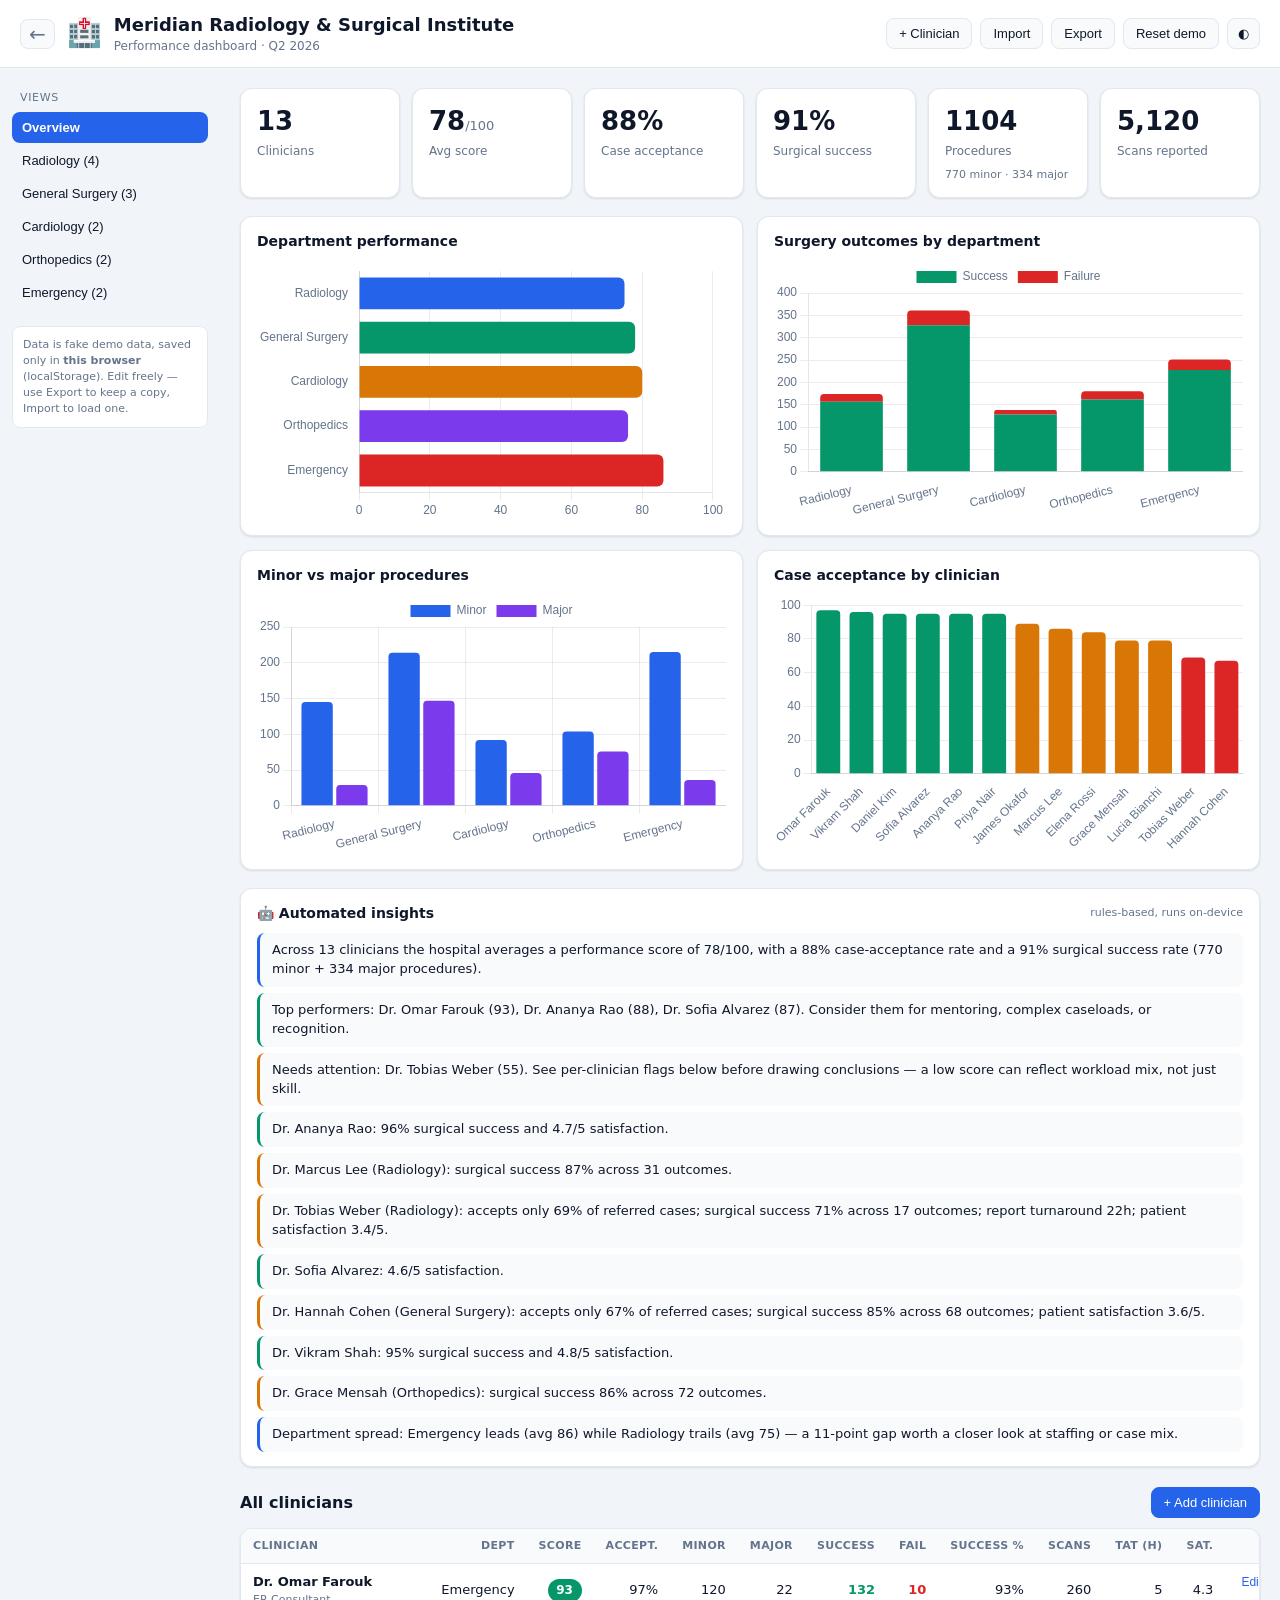
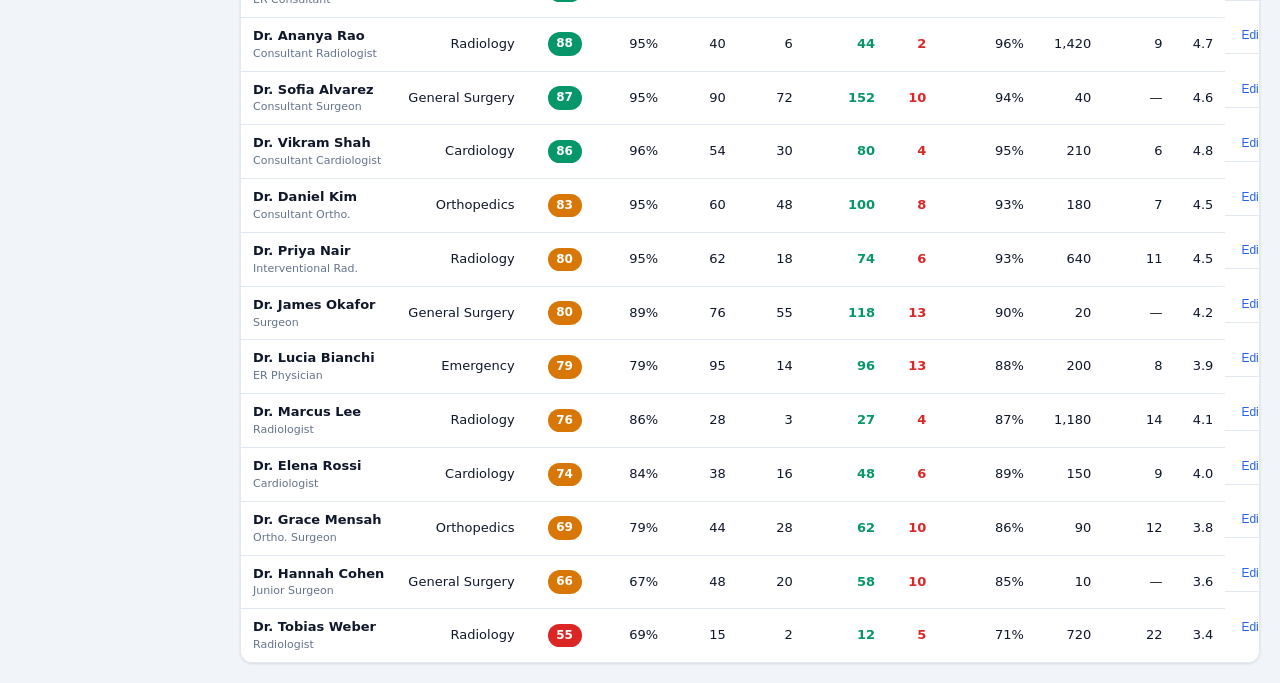
<file: projects/hospital/index.html>
<!DOCTYPE html>
<html lang="en">
<head>
  <meta charset="UTF-8" />
  <meta name="viewport" content="width=device-width, initial-scale=1.0" />
  <title>Hospital Performance Dashboard</title>
  <meta name="description" content="Department & clinician performance analytics for a hospital — demo with editable, locally-saved data. Single self-contained file." />
  <link rel="icon" href="data:image/svg+xml,<svg xmlns='http://www.w3.org/2000/svg' viewBox='0 0 100 100'><text y='.9em' font-size='90'>🏥</text></svg>" />
  <style>
/* ---------- Theme tokens ---------- */
:root {
  --bg: #f1f5f9;
  --panel: #ffffff;
  --panel-2: #f8fafc;
  --fg: #0f172a;
  --fg-soft: #64748b;
  --border: #e2e8f0;
  --grid: rgba(15, 23, 42, 0.08);
  --primary: #2563eb;
  --primary-fg: #ffffff;
  --good: #059669;
  --mid: #d97706;
  --bad: #dc2626;
  --shadow: 0 1px 3px rgba(15, 23, 42, 0.08), 0 1px 2px rgba(15, 23, 42, 0.04);
}
body[data-theme="dark"] {
  --bg: #0b1220;
  --panel: #111827;
  --panel-2: #0f172a;
  --fg: #e2e8f0;
  --fg-soft: #94a3b8;
  --border: #1f2937;
  --grid: rgba(148, 163, 184, 0.14);
  --shadow: 0 1px 3px rgba(0, 0, 0, 0.4);
}

* { box-sizing: border-box; }
html, body { margin: 0; padding: 0; }
body {
  font-family: system-ui, -apple-system, "Segoe UI", Roboto, Helvetica, Arial, sans-serif;
  background: var(--bg);
  color: var(--fg);
  font-size: 14px;
  line-height: 1.45;
}

/* ---------- Top bar ---------- */
.topbar {
  display: flex; align-items: center; justify-content: space-between;
  gap: 16px; padding: 12px 20px;
  background: var(--panel); border-bottom: 1px solid var(--border);
  position: sticky; top: 0; z-index: 20;
}
.brand { display: flex; align-items: center; gap: 12px; }
.home-link { text-decoration: none; color: var(--fg-soft); font-size: 20px; line-height: 1; padding: 4px 8px; border-radius: 8px; border: 1px solid var(--border); background: var(--panel-2); }
.home-link:hover { color: var(--primary); border-color: var(--primary); }
.logo { font-size: 28px; }
.topbar h1 { font-size: 18px; margin: 0; }
.topbar .sub { color: var(--fg-soft); font-size: 12px; }
.toolbar { display: flex; gap: 8px; flex-wrap: wrap; }

/* ---------- Buttons ---------- */
.btn {
  background: var(--panel-2); color: var(--fg);
  border: 1px solid var(--border); border-radius: 8px;
  padding: 7px 12px; font-size: 13px; cursor: pointer;
  transition: background 0.15s, border-color 0.15s;
}
.btn:hover { border-color: var(--primary); }
.btn-primary { background: var(--primary); color: var(--primary-fg); border-color: var(--primary); }
.btn-primary:hover { filter: brightness(1.05); }
.btn.icon-only { padding: 7px 10px; }
.link-btn { background: none; border: none; color: var(--primary); cursor: pointer; font-size: 12px; padding: 2px 4px; }
.link-btn.danger { color: var(--bad); }
.icon-btn { background: none; border: none; font-size: 18px; cursor: pointer; color: var(--fg-soft); }

/* ---------- Layout ---------- */
.layout { display: flex; align-items: flex-start; }
.sidebar {
  width: 220px; flex-shrink: 0; padding: 16px 12px;
  position: sticky; top: 61px; height: calc(100vh - 61px); overflow-y: auto;
}
.side-label { font-size: 11px; text-transform: uppercase; letter-spacing: 0.06em; color: var(--fg-soft); margin: 6px 8px; }
#deptNav { display: flex; flex-direction: column; gap: 2px; }
.nav-item {
  text-align: left; background: none; border: none; color: var(--fg);
  padding: 8px 10px; border-radius: 8px; cursor: pointer; font-size: 13px;
}
.nav-item:hover { background: var(--panel); }
.nav-item.active { background: var(--primary); color: var(--primary-fg); font-weight: 600; }
.side-note { margin-top: 18px; padding: 10px; font-size: 11px; color: var(--fg-soft); background: var(--panel); border: 1px solid var(--border); border-radius: 8px; }

.content { flex: 1; min-width: 0; padding: 20px; }

/* ---------- KPI cards ---------- */
.kpi-row { display: grid; grid-template-columns: repeat(auto-fit, minmax(150px, 1fr)); gap: 12px; margin-bottom: 18px; }
.kpi { background: var(--panel); border: 1px solid var(--border); border-radius: 12px; padding: 14px 16px; box-shadow: var(--shadow); }
.kpi-value { font-size: 26px; font-weight: 700; }
.kpi-value .u { font-size: 13px; color: var(--fg-soft); font-weight: 500; }
.kpi-label { color: var(--fg-soft); font-size: 12px; margin-top: 2px; }
.kpi-sub { color: var(--fg-soft); font-size: 11px; margin-top: 6px; }

/* ---------- Chart cards ---------- */
.chart-grid { display: grid; grid-template-columns: repeat(auto-fit, minmax(340px, 1fr)); gap: 14px; margin-bottom: 18px; }
.card { background: var(--panel); border: 1px solid var(--border); border-radius: 12px; padding: 14px 16px; box-shadow: var(--shadow); }
.card-head { display: flex; align-items: center; justify-content: space-between; gap: 8px; margin-bottom: 10px; }
.card-head h3 { font-size: 14px; margin: 0; }
.card-head .muted { font-size: 11px; color: var(--fg-soft); }
.canvas-wrap { position: relative; height: 260px; }
.mini-select { background: var(--panel-2); color: var(--fg); border: 1px solid var(--border); border-radius: 6px; padding: 4px 6px; font-size: 12px; max-width: 160px; }
.chart-offline { display: flex; align-items: center; justify-content: center; height: 100%; text-align: center; color: var(--fg-soft); font-size: 13px; padding: 12px; }

/* ---------- Section head ---------- */
.section-head { display: flex; align-items: center; justify-content: space-between; margin: 20px 0 10px; }
.section-head h2 { font-size: 16px; margin: 0; }

/* ---------- Table ---------- */
.table-wrap { overflow-x: auto; background: var(--panel); border: 1px solid var(--border); border-radius: 12px; box-shadow: var(--shadow); }
.data-table { width: 100%; border-collapse: collapse; font-size: 13px; }
.data-table th, .data-table td { padding: 9px 12px; text-align: right; white-space: nowrap; }
.data-table th { color: var(--fg-soft); font-weight: 600; font-size: 11px; text-transform: uppercase; letter-spacing: 0.03em; border-bottom: 1px solid var(--border); background: var(--panel-2); }
.data-table td { border-bottom: 1px solid var(--border); }
.data-table tr:last-child td { border-bottom: none; }
.data-table td.name, .data-table th:first-child { text-align: left; }
.role-name { display: block; font-weight: 600; }
.role-sub { display: block; color: var(--fg-soft); font-size: 11px; }
.data-table td.ok { color: var(--good); font-weight: 600; }
.data-table td.bad { color: var(--bad); font-weight: 600; }
.row-actions { display: flex; gap: 4px; justify-content: flex-end; }

.badge { display: inline-block; min-width: 34px; text-align: center; padding: 3px 8px; border-radius: 999px; font-weight: 700; font-size: 12px; color: #fff; }
.b-good { background: var(--good); }
.b-mid { background: var(--mid); }
.b-bad { background: var(--bad); }

/* ---------- Insights ---------- */
.insights { margin-bottom: 8px; }
.insight-list { list-style: none; margin: 0; padding: 0; display: flex; flex-direction: column; gap: 6px; }
.insight { padding: 8px 12px; border-radius: 8px; border-left: 3px solid var(--fg-soft); background: var(--panel-2); font-size: 13px; }
.insight.good { border-left-color: var(--good); }
.insight.warn { border-left-color: var(--mid); }
.insight.info { border-left-color: var(--primary); }

/* ---------- Modal ---------- */
.modal-overlay { position: fixed; inset: 0; background: rgba(15, 23, 42, 0.5); display: flex; align-items: flex-start; justify-content: center; padding: 40px 16px; z-index: 50; overflow-y: auto; }
.modal { background: var(--panel); border: 1px solid var(--border); border-radius: 14px; width: 100%; max-width: 560px; box-shadow: 0 20px 40px rgba(0,0,0,0.3); }
.modal-head { display: flex; align-items: center; justify-content: space-between; padding: 14px 18px; border-bottom: 1px solid var(--border); }
.modal-head h3 { margin: 0; font-size: 16px; }
.modal-body { padding: 16px 18px; }
.modal-foot { display: flex; justify-content: flex-end; gap: 8px; padding: 14px 18px; border-top: 1px solid var(--border); }
.fld { display: flex; flex-direction: column; gap: 4px; margin-bottom: 12px; font-size: 12px; color: var(--fg-soft); }
.fld input, .fld select { background: var(--panel-2); color: var(--fg); border: 1px solid var(--border); border-radius: 8px; padding: 8px 10px; font-size: 14px; }
.fld input.err { border-color: var(--bad); }
.num-grid { display: grid; grid-template-columns: repeat(3, 1fr); gap: 10px; }

@media (max-width: 780px) {
  .sidebar { display: none; }
  .num-grid { grid-template-columns: repeat(2, 1fr); }
}

  </style>
</head>
<body>
  <header class="topbar">
    <div class="brand">
      <a class="home-link" href="../../index.html" title="All projects">←</a>
      <span class="logo">🏥</span>
      <div>
        <h1 id="hospitalName">Hospital</h1>
        <div class="sub">Performance dashboard · <span id="period">—</span></div>
      </div>
    </div>
    <div class="toolbar">
      <button class="btn" id="btnAdd">+ Clinician</button>
      <button class="btn" id="btnImport">Import</button>
      <button class="btn" id="btnExport">Export</button>
      <button class="btn" id="btnReset">Reset demo</button>
      <button class="btn icon-only" id="btnTheme" title="Toggle theme">◐</button>
      <input type="file" id="importFile" accept="application/json" hidden />
    </div>
  </header>

  <div class="layout">
    <aside class="sidebar">
      <div class="side-label">Views</div>
      <nav id="deptNav"></nav>
      <div class="side-note">
        Data is fake demo data, saved only in <strong>this browser</strong>
        (localStorage). Edit freely — use Export to keep a copy, Import to load one.
      </div>
    </aside>

    <main id="main" class="content"><!-- rendered by app.js --></main>
  </div>

  <script>
/* ===== src/hospital/js/chart.umd.min.js ===== */
/**
 * Skipped minification because the original files appears to be already minified.
 * Original file: /npm/chart.js@4.4.1/dist/chart.umd.js
 *
 * Do NOT use SRI with dynamically generated files! More information: https://www.jsdelivr.com/using-sri-with-dynamic-files
 */
/*!
 * Chart.js v4.4.1
 * https://www.chartjs.org
 * (c) 2023 Chart.js Contributors
 * Released under the MIT License
 */
!function(t,e){"object"==typeof exports&&"undefined"!=typeof module?module.exports=e():"function"==typeof define&&define.amd?define(e):(t="undefined"!=typeof globalThis?globalThis:t||self).Chart=e()}(this,(function(){"use strict";var t=Object.freeze({__proto__:null,get Colors(){return Go},get Decimation(){return Qo},get Filler(){return ma},get Legend(){return ya},get SubTitle(){return ka},get Title(){return Ma},get Tooltip(){return Ba}});function e(){}const i=(()=>{let t=0;return()=>t++})();function s(t){return null==t}function n(t){if(Array.isArray&&Array.isArray(t))return!0;const e=Object.prototype.toString.call(t);return"[object"===e.slice(0,7)&&"Array]"===e.slice(-6)}function o(t){return null!==t&&"[object Object]"===Object.prototype.toString.call(t)}function a(t){return("number"==typeof t||t instanceof Number)&&isFinite(+t)}function r(t,e){return a(t)?t:e}function l(t,e){return void 0===t?e:t}const h=(t,e)=>"string"==typeof t&&t.endsWith("%")?parseFloat(t)/100:+t/e,c=(t,e)=>"string"==typeof t&&t.endsWith("%")?parseFloat(t)/100*e:+t;function d(t,e,i){if(t&&"function"==typeof t.call)return t.apply(i,e)}function u(t,e,i,s){let a,r,l;if(n(t))if(r=t.length,s)for(a=r-1;a>=0;a--)e.call(i,t[a],a);else for(a=0;a<r;a++)e.call(i,t[a],a);else if(o(t))for(l=Object.keys(t),r=l.length,a=0;a<r;a++)e.call(i,t[l[a]],l[a])}function f(t,e){let i,s,n,o;if(!t||!e||t.length!==e.length)return!1;for(i=0,s=t.length;i<s;++i)if(n=t[i],o=e[i],n.datasetIndex!==o.datasetIndex||n.index!==o.index)return!1;return!0}function g(t){if(n(t))return t.map(g);if(o(t)){const e=Object.create(null),i=Object.keys(t),s=i.length;let n=0;for(;n<s;++n)e[i[n]]=g(t[i[n]]);return e}return t}function p(t){return-1===["__proto__","prototype","constructor"].indexOf(t)}function m(t,e,i,s){if(!p(t))return;const n=e[t],a=i[t];o(n)&&o(a)?b(n,a,s):e[t]=g(a)}function b(t,e,i){const s=n(e)?e:[e],a=s.length;if(!o(t))return t;const r=(i=i||{}).merger||m;let l;for(let e=0;e<a;++e){if(l=s[e],!o(l))continue;const n=Object.keys(l);for(let e=0,s=n.length;e<s;++e)r(n[e],t,l,i)}return t}function x(t,e){return b(t,e,{merger:_})}function _(t,e,i){if(!p(t))return;const s=e[t],n=i[t];o(s)&&o(n)?x(s,n):Object.prototype.hasOwnProperty.call(e,t)||(e[t]=g(n))}const y={"":t=>t,x:t=>t.x,y:t=>t.y};function v(t){const e=t.split("."),i=[];let s="";for(const t of e)s+=t,s.endsWith("\\")?s=s.slice(0,-1)+".":(i.push(s),s="");return i}function M(t,e){const i=y[e]||(y[e]=function(t){const e=v(t);return t=>{for(const i of e){if(""===i)break;t=t&&t[i]}return t}}(e));return i(t)}function w(t){return t.charAt(0).toUpperCase()+t.slice(1)}const k=t=>void 0!==t,S=t=>"function"==typeof t,P=(t,e)=>{if(t.size!==e.size)return!1;for(const i of t)if(!e.has(i))return!1;return!0};function D(t){return"mouseup"===t.type||"click"===t.type||"contextmenu"===t.type}const C=Math.PI,O=2*C,A=O+C,T=Number.POSITIVE_INFINITY,L=C/180,E=C/2,R=C/4,I=2*C/3,z=Math.log10,F=Math.sign;function V(t,e,i){return Math.abs(t-e)<i}function B(t){const e=Math.round(t);t=V(t,e,t/1e3)?e:t;const i=Math.pow(10,Math.floor(z(t))),s=t/i;return(s<=1?1:s<=2?2:s<=5?5:10)*i}function W(t){const e=[],i=Math.sqrt(t);let s;for(s=1;s<i;s++)t%s==0&&(e.push(s),e.push(t/s));return i===(0|i)&&e.push(i),e.sort(((t,e)=>t-e)).pop(),e}function N(t){return!isNaN(parseFloat(t))&&isFinite(t)}function H(t,e){const i=Math.round(t);return i-e<=t&&i+e>=t}function j(t,e,i){let s,n,o;for(s=0,n=t.length;s<n;s++)o=t[s][i],isNaN(o)||(e.min=Math.min(e.min,o),e.max=Math.max(e.max,o))}function $(t){return t*(C/180)}function Y(t){return t*(180/C)}function U(t){if(!a(t))return;let e=1,i=0;for(;Math.round(t*e)/e!==t;)e*=10,i++;return i}function X(t,e){const i=e.x-t.x,s=e.y-t.y,n=Math.sqrt(i*i+s*s);let o=Math.atan2(s,i);return o<-.5*C&&(o+=O),{angle:o,distance:n}}function q(t,e){return Math.sqrt(Math.pow(e.x-t.x,2)+Math.pow(e.y-t.y,2))}function K(t,e){return(t-e+A)%O-C}function G(t){return(t%O+O)%O}function Z(t,e,i,s){const n=G(t),o=G(e),a=G(i),r=G(o-n),l=G(a-n),h=G(n-o),c=G(n-a);return n===o||n===a||s&&o===a||r>l&&h<c}function J(t,e,i){return Math.max(e,Math.min(i,t))}function Q(t){return J(t,-32768,32767)}function tt(t,e,i,s=1e-6){return t>=Math.min(e,i)-s&&t<=Math.max(e,i)+s}function et(t,e,i){i=i||(i=>t[i]<e);let s,n=t.length-1,o=0;for(;n-o>1;)s=o+n>>1,i(s)?o=s:n=s;return{lo:o,hi:n}}const it=(t,e,i,s)=>et(t,i,s?s=>{const n=t[s][e];return n<i||n===i&&t[s+1][e]===i}:s=>t[s][e]<i),st=(t,e,i)=>et(t,i,(s=>t[s][e]>=i));function nt(t,e,i){let s=0,n=t.length;for(;s<n&&t[s]<e;)s++;for(;n>s&&t[n-1]>i;)n--;return s>0||n<t.length?t.slice(s,n):t}const ot=["push","pop","shift","splice","unshift"];function at(t,e){t._chartjs?t._chartjs.listeners.push(e):(Object.defineProperty(t,"_chartjs",{configurable:!0,enumerable:!1,value:{listeners:[e]}}),ot.forEach((e=>{const i="_onData"+w(e),s=t[e];Object.defineProperty(t,e,{configurable:!0,enumerable:!1,value(...e){const n=s.apply(this,e);return t._chartjs.listeners.forEach((t=>{"function"==typeof t[i]&&t[i](...e)})),n}})})))}function rt(t,e){const i=t._chartjs;if(!i)return;const s=i.listeners,n=s.indexOf(e);-1!==n&&s.splice(n,1),s.length>0||(ot.forEach((e=>{delete t[e]})),delete t._chartjs)}function lt(t){const e=new Set(t);return e.size===t.length?t:Array.from(e)}const ht="undefined"==typeof window?function(t){return t()}:window.requestAnimationFrame;function ct(t,e){let i=[],s=!1;return function(...n){i=n,s||(s=!0,ht.call(window,(()=>{s=!1,t.apply(e,i)})))}}function dt(t,e){let i;return function(...s){return e?(clearTimeout(i),i=setTimeout(t,e,s)):t.apply(this,s),e}}const ut=t=>"start"===t?"left":"end"===t?"right":"center",ft=(t,e,i)=>"start"===t?e:"end"===t?i:(e+i)/2,gt=(t,e,i,s)=>t===(s?"left":"right")?i:"center"===t?(e+i)/2:e;function pt(t,e,i){const s=e.length;let n=0,o=s;if(t._sorted){const{iScale:a,_parsed:r}=t,l=a.axis,{min:h,max:c,minDefined:d,maxDefined:u}=a.getUserBounds();d&&(n=J(Math.min(it(r,l,h).lo,i?s:it(e,l,a.getPixelForValue(h)).lo),0,s-1)),o=u?J(Math.max(it(r,a.axis,c,!0).hi+1,i?0:it(e,l,a.getPixelForValue(c),!0).hi+1),n,s)-n:s-n}return{start:n,count:o}}function mt(t){const{xScale:e,yScale:i,_scaleRanges:s}=t,n={xmin:e.min,xmax:e.max,ymin:i.min,ymax:i.max};if(!s)return t._scaleRanges=n,!0;const o=s.xmin!==e.min||s.xmax!==e.max||s.ymin!==i.min||s.ymax!==i.max;return Object.assign(s,n),o}class bt{constructor(){this._request=null,this._charts=new Map,this._running=!1,this._lastDate=void 0}_notify(t,e,i,s){const n=e.listeners[s],o=e.duration;n.forEach((s=>s({chart:t,initial:e.initial,numSteps:o,currentStep:Math.min(i-e.start,o)})))}_refresh(){this._request||(this._running=!0,this._request=ht.call(window,(()=>{this._update(),this._request=null,this._running&&this._refresh()})))}_update(t=Date.now()){let e=0;this._charts.forEach(((i,s)=>{if(!i.running||!i.items.length)return;const n=i.items;let o,a=n.length-1,r=!1;for(;a>=0;--a)o=n[a],o._active?(o._total>i.duration&&(i.duration=o._total),o.tick(t),r=!0):(n[a]=n[n.length-1],n.pop());r&&(s.draw(),this._notify(s,i,t,"progress")),n.length||(i.running=!1,this._notify(s,i,t,"complete"),i.initial=!1),e+=n.length})),this._lastDate=t,0===e&&(this._running=!1)}_getAnims(t){const e=this._charts;let i=e.get(t);return i||(i={running:!1,initial:!0,items:[],listeners:{complete:[],progress:[]}},e.set(t,i)),i}listen(t,e,i){this._getAnims(t).listeners[e].push(i)}add(t,e){e&&e.length&&this._getAnims(t).items.push(...e)}has(t){return this._getAnims(t).items.length>0}start(t){const e=this._charts.get(t);e&&(e.running=!0,e.start=Date.now(),e.duration=e.items.reduce(((t,e)=>Math.max(t,e._duration)),0),this._refresh())}running(t){if(!this._running)return!1;const e=this._charts.get(t);return!!(e&&e.running&&e.items.length)}stop(t){const e=this._charts.get(t);if(!e||!e.items.length)return;const i=e.items;let s=i.length-1;for(;s>=0;--s)i[s].cancel();e.items=[],this._notify(t,e,Date.now(),"complete")}remove(t){return this._charts.delete(t)}}var xt=new bt;
/*!
 * @kurkle/color v0.3.2
 * https://github.com/kurkle/color#readme
 * (c) 2023 Jukka Kurkela
 * Released under the MIT License
 */function _t(t){return t+.5|0}const yt=(t,e,i)=>Math.max(Math.min(t,i),e);function vt(t){return yt(_t(2.55*t),0,255)}function Mt(t){return yt(_t(255*t),0,255)}function wt(t){return yt(_t(t/2.55)/100,0,1)}function kt(t){return yt(_t(100*t),0,100)}const St={0:0,1:1,2:2,3:3,4:4,5:5,6:6,7:7,8:8,9:9,A:10,B:11,C:12,D:13,E:14,F:15,a:10,b:11,c:12,d:13,e:14,f:15},Pt=[..."0123456789ABCDEF"],Dt=t=>Pt[15&t],Ct=t=>Pt[(240&t)>>4]+Pt[15&t],Ot=t=>(240&t)>>4==(15&t);function At(t){var e=(t=>Ot(t.r)&&Ot(t.g)&&Ot(t.b)&&Ot(t.a))(t)?Dt:Ct;return t?"#"+e(t.r)+e(t.g)+e(t.b)+((t,e)=>t<255?e(t):"")(t.a,e):void 0}const Tt=/^(hsla?|hwb|hsv)\(\s*([-+.e\d]+)(?:deg)?[\s,]+([-+.e\d]+)%[\s,]+([-+.e\d]+)%(?:[\s,]+([-+.e\d]+)(%)?)?\s*\)$/;function Lt(t,e,i){const s=e*Math.min(i,1-i),n=(e,n=(e+t/30)%12)=>i-s*Math.max(Math.min(n-3,9-n,1),-1);return[n(0),n(8),n(4)]}function Et(t,e,i){const s=(s,n=(s+t/60)%6)=>i-i*e*Math.max(Math.min(n,4-n,1),0);return[s(5),s(3),s(1)]}function Rt(t,e,i){const s=Lt(t,1,.5);let n;for(e+i>1&&(n=1/(e+i),e*=n,i*=n),n=0;n<3;n++)s[n]*=1-e-i,s[n]+=e;return s}function It(t){const e=t.r/255,i=t.g/255,s=t.b/255,n=Math.max(e,i,s),o=Math.min(e,i,s),a=(n+o)/2;let r,l,h;return n!==o&&(h=n-o,l=a>.5?h/(2-n-o):h/(n+o),r=function(t,e,i,s,n){return t===n?(e-i)/s+(e<i?6:0):e===n?(i-t)/s+2:(t-e)/s+4}(e,i,s,h,n),r=60*r+.5),[0|r,l||0,a]}function zt(t,e,i,s){return(Array.isArray(e)?t(e[0],e[1],e[2]):t(e,i,s)).map(Mt)}function Ft(t,e,i){return zt(Lt,t,e,i)}function Vt(t){return(t%360+360)%360}function Bt(t){const e=Tt.exec(t);let i,s=255;if(!e)return;e[5]!==i&&(s=e[6]?vt(+e[5]):Mt(+e[5]));const n=Vt(+e[2]),o=+e[3]/100,a=+e[4]/100;return i="hwb"===e[1]?function(t,e,i){return zt(Rt,t,e,i)}(n,o,a):"hsv"===e[1]?function(t,e,i){return zt(Et,t,e,i)}(n,o,a):Ft(n,o,a),{r:i[0],g:i[1],b:i[2],a:s}}const Wt={x:"dark",Z:"light",Y:"re",X:"blu",W:"gr",V:"medium",U:"slate",A:"ee",T:"ol",S:"or",B:"ra",C:"lateg",D:"ights",R:"in",Q:"turquois",E:"hi",P:"ro",O:"al",N:"le",M:"de",L:"yello",F:"en",K:"ch",G:"arks",H:"ea",I:"ightg",J:"wh"},Nt={OiceXe:"f0f8ff",antiquewEte:"faebd7",aqua:"ffff",aquamarRe:"7fffd4",azuY:"f0ffff",beige:"f5f5dc",bisque:"ffe4c4",black:"0",blanKedOmond:"ffebcd",Xe:"ff",XeviTet:"8a2be2",bPwn:"a52a2a",burlywood:"deb887",caMtXe:"5f9ea0",KartYuse:"7fff00",KocTate:"d2691e",cSO:"ff7f50",cSnflowerXe:"6495ed",cSnsilk:"fff8dc",crimson:"dc143c",cyan:"ffff",xXe:"8b",xcyan:"8b8b",xgTMnPd:"b8860b",xWay:"a9a9a9",xgYF:"6400",xgYy:"a9a9a9",xkhaki:"bdb76b",xmagFta:"8b008b",xTivegYF:"556b2f",xSange:"ff8c00",xScEd:"9932cc",xYd:"8b0000",xsOmon:"e9967a",xsHgYF:"8fbc8f",xUXe:"483d8b",xUWay:"2f4f4f",xUgYy:"2f4f4f",xQe:"ced1",xviTet:"9400d3",dAppRk:"ff1493",dApskyXe:"bfff",dimWay:"696969",dimgYy:"696969",dodgerXe:"1e90ff",fiYbrick:"b22222",flSOwEte:"fffaf0",foYstWAn:"228b22",fuKsia:"ff00ff",gaRsbSo:"dcdcdc",ghostwEte:"f8f8ff",gTd:"ffd700",gTMnPd:"daa520",Way:"808080",gYF:"8000",gYFLw:"adff2f",gYy:"808080",honeyMw:"f0fff0",hotpRk:"ff69b4",RdianYd:"cd5c5c",Rdigo:"4b0082",ivSy:"fffff0",khaki:"f0e68c",lavFMr:"e6e6fa",lavFMrXsh:"fff0f5",lawngYF:"7cfc00",NmoncEffon:"fffacd",ZXe:"add8e6",ZcSO:"f08080",Zcyan:"e0ffff",ZgTMnPdLw:"fafad2",ZWay:"d3d3d3",ZgYF:"90ee90",ZgYy:"d3d3d3",ZpRk:"ffb6c1",ZsOmon:"ffa07a",ZsHgYF:"20b2aa",ZskyXe:"87cefa",ZUWay:"778899",ZUgYy:"778899",ZstAlXe:"b0c4de",ZLw:"ffffe0",lime:"ff00",limegYF:"32cd32",lRF:"faf0e6",magFta:"ff00ff",maPon:"800000",VaquamarRe:"66cdaa",VXe:"cd",VScEd:"ba55d3",VpurpN:"9370db",VsHgYF:"3cb371",VUXe:"7b68ee",VsprRggYF:"fa9a",VQe:"48d1cc",VviTetYd:"c71585",midnightXe:"191970",mRtcYam:"f5fffa",mistyPse:"ffe4e1",moccasR:"ffe4b5",navajowEte:"ffdead",navy:"80",Tdlace:"fdf5e6",Tive:"808000",TivedBb:"6b8e23",Sange:"ffa500",SangeYd:"ff4500",ScEd:"da70d6",pOegTMnPd:"eee8aa",pOegYF:"98fb98",pOeQe:"afeeee",pOeviTetYd:"db7093",papayawEp:"ffefd5",pHKpuff:"ffdab9",peru:"cd853f",pRk:"ffc0cb",plum:"dda0dd",powMrXe:"b0e0e6",purpN:"800080",YbeccapurpN:"663399",Yd:"ff0000",Psybrown:"bc8f8f",PyOXe:"4169e1",saddNbPwn:"8b4513",sOmon:"fa8072",sandybPwn:"f4a460",sHgYF:"2e8b57",sHshell:"fff5ee",siFna:"a0522d",silver:"c0c0c0",skyXe:"87ceeb",UXe:"6a5acd",UWay:"708090",UgYy:"708090",snow:"fffafa",sprRggYF:"ff7f",stAlXe:"4682b4",tan:"d2b48c",teO:"8080",tEstN:"d8bfd8",tomato:"ff6347",Qe:"40e0d0",viTet:"ee82ee",JHt:"f5deb3",wEte:"ffffff",wEtesmoke:"f5f5f5",Lw:"ffff00",LwgYF:"9acd32"};let Ht;function jt(t){Ht||(Ht=function(){const t={},e=Object.keys(Nt),i=Object.keys(Wt);let s,n,o,a,r;for(s=0;s<e.length;s++){for(a=r=e[s],n=0;n<i.length;n++)o=i[n],r=r.replace(o,Wt[o]);o=parseInt(Nt[a],16),t[r]=[o>>16&255,o>>8&255,255&o]}return t}(),Ht.transparent=[0,0,0,0]);const e=Ht[t.toLowerCase()];return e&&{r:e[0],g:e[1],b:e[2],a:4===e.length?e[3]:255}}const $t=/^rgba?\(\s*([-+.\d]+)(%)?[\s,]+([-+.e\d]+)(%)?[\s,]+([-+.e\d]+)(%)?(?:[\s,/]+([-+.e\d]+)(%)?)?\s*\)$/;const Yt=t=>t<=.0031308?12.92*t:1.055*Math.pow(t,1/2.4)-.055,Ut=t=>t<=.04045?t/12.92:Math.pow((t+.055)/1.055,2.4);function Xt(t,e,i){if(t){let s=It(t);s[e]=Math.max(0,Math.min(s[e]+s[e]*i,0===e?360:1)),s=Ft(s),t.r=s[0],t.g=s[1],t.b=s[2]}}function qt(t,e){return t?Object.assign(e||{},t):t}function Kt(t){var e={r:0,g:0,b:0,a:255};return Array.isArray(t)?t.length>=3&&(e={r:t[0],g:t[1],b:t[2],a:255},t.length>3&&(e.a=Mt(t[3]))):(e=qt(t,{r:0,g:0,b:0,a:1})).a=Mt(e.a),e}function Gt(t){return"r"===t.charAt(0)?function(t){const e=$t.exec(t);let i,s,n,o=255;if(e){if(e[7]!==i){const t=+e[7];o=e[8]?vt(t):yt(255*t,0,255)}return i=+e[1],s=+e[3],n=+e[5],i=255&(e[2]?vt(i):yt(i,0,255)),s=255&(e[4]?vt(s):yt(s,0,255)),n=255&(e[6]?vt(n):yt(n,0,255)),{r:i,g:s,b:n,a:o}}}(t):Bt(t)}class Zt{constructor(t){if(t instanceof Zt)return t;const e=typeof t;let i;var s,n,o;"object"===e?i=Kt(t):"string"===e&&(o=(s=t).length,"#"===s[0]&&(4===o||5===o?n={r:255&17*St[s[1]],g:255&17*St[s[2]],b:255&17*St[s[3]],a:5===o?17*St[s[4]]:255}:7!==o&&9!==o||(n={r:St[s[1]]<<4|St[s[2]],g:St[s[3]]<<4|St[s[4]],b:St[s[5]]<<4|St[s[6]],a:9===o?St[s[7]]<<4|St[s[8]]:255})),i=n||jt(t)||Gt(t)),this._rgb=i,this._valid=!!i}get valid(){return this._valid}get rgb(){var t=qt(this._rgb);return t&&(t.a=wt(t.a)),t}set rgb(t){this._rgb=Kt(t)}rgbString(){return this._valid?(t=this._rgb)&&(t.a<255?`rgba(${t.r}, ${t.g}, ${t.b}, ${wt(t.a)})`:`rgb(${t.r}, ${t.g}, ${t.b})`):void 0;var t}hexString(){return this._valid?At(this._rgb):void 0}hslString(){return this._valid?function(t){if(!t)return;const e=It(t),i=e[0],s=kt(e[1]),n=kt(e[2]);return t.a<255?`hsla(${i}, ${s}%, ${n}%, ${wt(t.a)})`:`hsl(${i}, ${s}%, ${n}%)`}(this._rgb):void 0}mix(t,e){if(t){const i=this.rgb,s=t.rgb;let n;const o=e===n?.5:e,a=2*o-1,r=i.a-s.a,l=((a*r==-1?a:(a+r)/(1+a*r))+1)/2;n=1-l,i.r=255&l*i.r+n*s.r+.5,i.g=255&l*i.g+n*s.g+.5,i.b=255&l*i.b+n*s.b+.5,i.a=o*i.a+(1-o)*s.a,this.rgb=i}return this}interpolate(t,e){return t&&(this._rgb=function(t,e,i){const s=Ut(wt(t.r)),n=Ut(wt(t.g)),o=Ut(wt(t.b));return{r:Mt(Yt(s+i*(Ut(wt(e.r))-s))),g:Mt(Yt(n+i*(Ut(wt(e.g))-n))),b:Mt(Yt(o+i*(Ut(wt(e.b))-o))),a:t.a+i*(e.a-t.a)}}(this._rgb,t._rgb,e)),this}clone(){return new Zt(this.rgb)}alpha(t){return this._rgb.a=Mt(t),this}clearer(t){return this._rgb.a*=1-t,this}greyscale(){const t=this._rgb,e=_t(.3*t.r+.59*t.g+.11*t.b);return t.r=t.g=t.b=e,this}opaquer(t){return this._rgb.a*=1+t,this}negate(){const t=this._rgb;return t.r=255-t.r,t.g=255-t.g,t.b=255-t.b,this}lighten(t){return Xt(this._rgb,2,t),this}darken(t){return Xt(this._rgb,2,-t),this}saturate(t){return Xt(this._rgb,1,t),this}desaturate(t){return Xt(this._rgb,1,-t),this}rotate(t){return function(t,e){var i=It(t);i[0]=Vt(i[0]+e),i=Ft(i),t.r=i[0],t.g=i[1],t.b=i[2]}(this._rgb,t),this}}function Jt(t){if(t&&"object"==typeof t){const e=t.toString();return"[object CanvasPattern]"===e||"[object CanvasGradient]"===e}return!1}function Qt(t){return Jt(t)?t:new Zt(t)}function te(t){return Jt(t)?t:new Zt(t).saturate(.5).darken(.1).hexString()}const ee=["x","y","borderWidth","radius","tension"],ie=["color","borderColor","backgroundColor"];const se=new Map;function ne(t,e,i){return function(t,e){e=e||{};const i=t+JSON.stringify(e);let s=se.get(i);return s||(s=new Intl.NumberFormat(t,e),se.set(i,s)),s}(e,i).format(t)}const oe={values:t=>n(t)?t:""+t,numeric(t,e,i){if(0===t)return"0";const s=this.chart.options.locale;let n,o=t;if(i.length>1){const e=Math.max(Math.abs(i[0].value),Math.abs(i[i.length-1].value));(e<1e-4||e>1e15)&&(n="scientific"),o=function(t,e){let i=e.length>3?e[2].value-e[1].value:e[1].value-e[0].value;Math.abs(i)>=1&&t!==Math.floor(t)&&(i=t-Math.floor(t));return i}(t,i)}const a=z(Math.abs(o)),r=isNaN(a)?1:Math.max(Math.min(-1*Math.floor(a),20),0),l={notation:n,minimumFractionDigits:r,maximumFractionDigits:r};return Object.assign(l,this.options.ticks.format),ne(t,s,l)},logarithmic(t,e,i){if(0===t)return"0";const s=i[e].significand||t/Math.pow(10,Math.floor(z(t)));return[1,2,3,5,10,15].includes(s)||e>.8*i.length?oe.numeric.call(this,t,e,i):""}};var ae={formatters:oe};const re=Object.create(null),le=Object.create(null);function he(t,e){if(!e)return t;const i=e.split(".");for(let e=0,s=i.length;e<s;++e){const s=i[e];t=t[s]||(t[s]=Object.create(null))}return t}function ce(t,e,i){return"string"==typeof e?b(he(t,e),i):b(he(t,""),e)}class de{constructor(t,e){this.animation=void 0,this.backgroundColor="rgba(0,0,0,0.1)",this.borderColor="rgba(0,0,0,0.1)",this.color="#666",this.datasets={},this.devicePixelRatio=t=>t.chart.platform.getDevicePixelRatio(),this.elements={},this.events=["mousemove","mouseout","click","touchstart","touchmove"],this.font={family:"'Helvetica Neue', 'Helvetica', 'Arial', sans-serif",size:12,style:"normal",lineHeight:1.2,weight:null},this.hover={},this.hoverBackgroundColor=(t,e)=>te(e.backgroundColor),this.hoverBorderColor=(t,e)=>te(e.borderColor),this.hoverColor=(t,e)=>te(e.color),this.indexAxis="x",this.interaction={mode:"nearest",intersect:!0,includeInvisible:!1},this.maintainAspectRatio=!0,this.onHover=null,this.onClick=null,this.parsing=!0,this.plugins={},this.responsive=!0,this.scale=void 0,this.scales={},this.showLine=!0,this.drawActiveElementsOnTop=!0,this.describe(t),this.apply(e)}set(t,e){return ce(this,t,e)}get(t){return he(this,t)}describe(t,e){return ce(le,t,e)}override(t,e){return ce(re,t,e)}route(t,e,i,s){const n=he(this,t),a=he(this,i),r="_"+e;Object.defineProperties(n,{[r]:{value:n[e],writable:!0},[e]:{enumerable:!0,get(){const t=this[r],e=a[s];return o(t)?Object.assign({},e,t):l(t,e)},set(t){this[r]=t}}})}apply(t){t.forEach((t=>t(this)))}}var ue=new de({_scriptable:t=>!t.startsWith("on"),_indexable:t=>"events"!==t,hover:{_fallback:"interaction"},interaction:{_scriptable:!1,_indexable:!1}},[function(t){t.set("animation",{delay:void 0,duration:1e3,easing:"easeOutQuart",fn:void 0,from:void 0,loop:void 0,to:void 0,type:void 0}),t.describe("animation",{_fallback:!1,_indexable:!1,_scriptable:t=>"onProgress"!==t&&"onComplete"!==t&&"fn"!==t}),t.set("animations",{colors:{type:"color",properties:ie},numbers:{type:"number",properties:ee}}),t.describe("animations",{_fallback:"animation"}),t.set("transitions",{active:{animation:{duration:400}},resize:{animation:{duration:0}},show:{animations:{colors:{from:"transparent"},visible:{type:"boolean",duration:0}}},hide:{animations:{colors:{to:"transparent"},visible:{type:"boolean",easing:"linear",fn:t=>0|t}}}})},function(t){t.set("layout",{autoPadding:!0,padding:{top:0,right:0,bottom:0,left:0}})},function(t){t.set("scale",{display:!0,offset:!1,reverse:!1,beginAtZero:!1,bounds:"ticks",clip:!0,grace:0,grid:{display:!0,lineWidth:1,drawOnChartArea:!0,drawTicks:!0,tickLength:8,tickWidth:(t,e)=>e.lineWidth,tickColor:(t,e)=>e.color,offset:!1},border:{display:!0,dash:[],dashOffset:0,width:1},title:{display:!1,text:"",padding:{top:4,bottom:4}},ticks:{minRotation:0,maxRotation:50,mirror:!1,textStrokeWidth:0,textStrokeColor:"",padding:3,display:!0,autoSkip:!0,autoSkipPadding:3,labelOffset:0,callback:ae.formatters.values,minor:{},major:{},align:"center",crossAlign:"near",showLabelBackdrop:!1,backdropColor:"rgba(255, 255, 255, 0.75)",backdropPadding:2}}),t.route("scale.ticks","color","","color"),t.route("scale.grid","color","","borderColor"),t.route("scale.border","color","","borderColor"),t.route("scale.title","color","","color"),t.describe("scale",{_fallback:!1,_scriptable:t=>!t.startsWith("before")&&!t.startsWith("after")&&"callback"!==t&&"parser"!==t,_indexable:t=>"borderDash"!==t&&"tickBorderDash"!==t&&"dash"!==t}),t.describe("scales",{_fallback:"scale"}),t.describe("scale.ticks",{_scriptable:t=>"backdropPadding"!==t&&"callback"!==t,_indexable:t=>"backdropPadding"!==t})}]);function fe(){return"undefined"!=typeof window&&"undefined"!=typeof document}function ge(t){let e=t.parentNode;return e&&"[object ShadowRoot]"===e.toString()&&(e=e.host),e}function pe(t,e,i){let s;return"string"==typeof t?(s=parseInt(t,10),-1!==t.indexOf("%")&&(s=s/100*e.parentNode[i])):s=t,s}const me=t=>t.ownerDocument.defaultView.getComputedStyle(t,null);function be(t,e){return me(t).getPropertyValue(e)}const xe=["top","right","bottom","left"];function _e(t,e,i){const s={};i=i?"-"+i:"";for(let n=0;n<4;n++){const o=xe[n];s[o]=parseFloat(t[e+"-"+o+i])||0}return s.width=s.left+s.right,s.height=s.top+s.bottom,s}const ye=(t,e,i)=>(t>0||e>0)&&(!i||!i.shadowRoot);function ve(t,e){if("native"in t)return t;const{canvas:i,currentDevicePixelRatio:s}=e,n=me(i),o="border-box"===n.boxSizing,a=_e(n,"padding"),r=_e(n,"border","width"),{x:l,y:h,box:c}=function(t,e){const i=t.touches,s=i&&i.length?i[0]:t,{offsetX:n,offsetY:o}=s;let a,r,l=!1;if(ye(n,o,t.target))a=n,r=o;else{const t=e.getBoundingClientRect();a=s.clientX-t.left,r=s.clientY-t.top,l=!0}return{x:a,y:r,box:l}}(t,i),d=a.left+(c&&r.left),u=a.top+(c&&r.top);let{width:f,height:g}=e;return o&&(f-=a.width+r.width,g-=a.height+r.height),{x:Math.round((l-d)/f*i.width/s),y:Math.round((h-u)/g*i.height/s)}}const Me=t=>Math.round(10*t)/10;function we(t,e,i,s){const n=me(t),o=_e(n,"margin"),a=pe(n.maxWidth,t,"clientWidth")||T,r=pe(n.maxHeight,t,"clientHeight")||T,l=function(t,e,i){let s,n;if(void 0===e||void 0===i){const o=ge(t);if(o){const t=o.getBoundingClientRect(),a=me(o),r=_e(a,"border","width"),l=_e(a,"padding");e=t.width-l.width-r.width,i=t.height-l.height-r.height,s=pe(a.maxWidth,o,"clientWidth"),n=pe(a.maxHeight,o,"clientHeight")}else e=t.clientWidth,i=t.clientHeight}return{width:e,height:i,maxWidth:s||T,maxHeight:n||T}}(t,e,i);let{width:h,height:c}=l;if("content-box"===n.boxSizing){const t=_e(n,"border","width"),e=_e(n,"padding");h-=e.width+t.width,c-=e.height+t.height}h=Math.max(0,h-o.width),c=Math.max(0,s?h/s:c-o.height),h=Me(Math.min(h,a,l.maxWidth)),c=Me(Math.min(c,r,l.maxHeight)),h&&!c&&(c=Me(h/2));return(void 0!==e||void 0!==i)&&s&&l.height&&c>l.height&&(c=l.height,h=Me(Math.floor(c*s))),{width:h,height:c}}function ke(t,e,i){const s=e||1,n=Math.floor(t.height*s),o=Math.floor(t.width*s);t.height=Math.floor(t.height),t.width=Math.floor(t.width);const a=t.canvas;return a.style&&(i||!a.style.height&&!a.style.width)&&(a.style.height=`${t.height}px`,a.style.width=`${t.width}px`),(t.currentDevicePixelRatio!==s||a.height!==n||a.width!==o)&&(t.currentDevicePixelRatio=s,a.height=n,a.width=o,t.ctx.setTransform(s,0,0,s,0,0),!0)}const Se=function(){let t=!1;try{const e={get passive(){return t=!0,!1}};fe()&&(window.addEventListener("test",null,e),window.removeEventListener("test",null,e))}catch(t){}return t}();function Pe(t,e){const i=be(t,e),s=i&&i.match(/^(\d+)(\.\d+)?px$/);return s?+s[1]:void 0}function De(t){return!t||s(t.size)||s(t.family)?null:(t.style?t.style+" ":"")+(t.weight?t.weight+" ":"")+t.size+"px "+t.family}function Ce(t,e,i,s,n){let o=e[n];return o||(o=e[n]=t.measureText(n).width,i.push(n)),o>s&&(s=o),s}function Oe(t,e,i,s){let o=(s=s||{}).data=s.data||{},a=s.garbageCollect=s.garbageCollect||[];s.font!==e&&(o=s.data={},a=s.garbageCollect=[],s.font=e),t.save(),t.font=e;let r=0;const l=i.length;let h,c,d,u,f;for(h=0;h<l;h++)if(u=i[h],null==u||n(u)){if(n(u))for(c=0,d=u.length;c<d;c++)f=u[c],null==f||n(f)||(r=Ce(t,o,a,r,f))}else r=Ce(t,o,a,r,u);t.restore();const g=a.length/2;if(g>i.length){for(h=0;h<g;h++)delete o[a[h]];a.splice(0,g)}return r}function Ae(t,e,i){const s=t.currentDevicePixelRatio,n=0!==i?Math.max(i/2,.5):0;return Math.round((e-n)*s)/s+n}function Te(t,e){(e=e||t.getContext("2d")).save(),e.resetTransform(),e.clearRect(0,0,t.width,t.height),e.restore()}function Le(t,e,i,s){Ee(t,e,i,s,null)}function Ee(t,e,i,s,n){let o,a,r,l,h,c,d,u;const f=e.pointStyle,g=e.rotation,p=e.radius;let m=(g||0)*L;if(f&&"object"==typeof f&&(o=f.toString(),"[object HTMLImageElement]"===o||"[object HTMLCanvasElement]"===o))return t.save(),t.translate(i,s),t.rotate(m),t.drawImage(f,-f.width/2,-f.height/2,f.width,f.height),void t.restore();if(!(isNaN(p)||p<=0)){switch(t.beginPath(),f){default:n?t.ellipse(i,s,n/2,p,0,0,O):t.arc(i,s,p,0,O),t.closePath();break;case"triangle":c=n?n/2:p,t.moveTo(i+Math.sin(m)*c,s-Math.cos(m)*p),m+=I,t.lineTo(i+Math.sin(m)*c,s-Math.cos(m)*p),m+=I,t.lineTo(i+Math.sin(m)*c,s-Math.cos(m)*p),t.closePath();break;case"rectRounded":h=.516*p,l=p-h,a=Math.cos(m+R)*l,d=Math.cos(m+R)*(n?n/2-h:l),r=Math.sin(m+R)*l,u=Math.sin(m+R)*(n?n/2-h:l),t.arc(i-d,s-r,h,m-C,m-E),t.arc(i+u,s-a,h,m-E,m),t.arc(i+d,s+r,h,m,m+E),t.arc(i-u,s+a,h,m+E,m+C),t.closePath();break;case"rect":if(!g){l=Math.SQRT1_2*p,c=n?n/2:l,t.rect(i-c,s-l,2*c,2*l);break}m+=R;case"rectRot":d=Math.cos(m)*(n?n/2:p),a=Math.cos(m)*p,r=Math.sin(m)*p,u=Math.sin(m)*(n?n/2:p),t.moveTo(i-d,s-r),t.lineTo(i+u,s-a),t.lineTo(i+d,s+r),t.lineTo(i-u,s+a),t.closePath();break;case"crossRot":m+=R;case"cross":d=Math.cos(m)*(n?n/2:p),a=Math.cos(m)*p,r=Math.sin(m)*p,u=Math.sin(m)*(n?n/2:p),t.moveTo(i-d,s-r),t.lineTo(i+d,s+r),t.moveTo(i+u,s-a),t.lineTo(i-u,s+a);break;case"star":d=Math.cos(m)*(n?n/2:p),a=Math.cos(m)*p,r=Math.sin(m)*p,u=Math.sin(m)*(n?n/2:p),t.moveTo(i-d,s-r),t.lineTo(i+d,s+r),t.moveTo(i+u,s-a),t.lineTo(i-u,s+a),m+=R,d=Math.cos(m)*(n?n/2:p),a=Math.cos(m)*p,r=Math.sin(m)*p,u=Math.sin(m)*(n?n/2:p),t.moveTo(i-d,s-r),t.lineTo(i+d,s+r),t.moveTo(i+u,s-a),t.lineTo(i-u,s+a);break;case"line":a=n?n/2:Math.cos(m)*p,r=Math.sin(m)*p,t.moveTo(i-a,s-r),t.lineTo(i+a,s+r);break;case"dash":t.moveTo(i,s),t.lineTo(i+Math.cos(m)*(n?n/2:p),s+Math.sin(m)*p);break;case!1:t.closePath()}t.fill(),e.borderWidth>0&&t.stroke()}}function Re(t,e,i){return i=i||.5,!e||t&&t.x>e.left-i&&t.x<e.right+i&&t.y>e.top-i&&t.y<e.bottom+i}function Ie(t,e){t.save(),t.beginPath(),t.rect(e.left,e.top,e.right-e.left,e.bottom-e.top),t.clip()}function ze(t){t.restore()}function Fe(t,e,i,s,n){if(!e)return t.lineTo(i.x,i.y);if("middle"===n){const s=(e.x+i.x)/2;t.lineTo(s,e.y),t.lineTo(s,i.y)}else"after"===n!=!!s?t.lineTo(e.x,i.y):t.lineTo(i.x,e.y);t.lineTo(i.x,i.y)}function Ve(t,e,i,s){if(!e)return t.lineTo(i.x,i.y);t.bezierCurveTo(s?e.cp1x:e.cp2x,s?e.cp1y:e.cp2y,s?i.cp2x:i.cp1x,s?i.cp2y:i.cp1y,i.x,i.y)}function Be(t,e,i,s,n){if(n.strikethrough||n.underline){const o=t.measureText(s),a=e-o.actualBoundingBoxLeft,r=e+o.actualBoundingBoxRight,l=i-o.actualBoundingBoxAscent,h=i+o.actualBoundingBoxDescent,c=n.strikethrough?(l+h)/2:h;t.strokeStyle=t.fillStyle,t.beginPath(),t.lineWidth=n.decorationWidth||2,t.moveTo(a,c),t.lineTo(r,c),t.stroke()}}function We(t,e){const i=t.fillStyle;t.fillStyle=e.color,t.fillRect(e.left,e.top,e.width,e.height),t.fillStyle=i}function Ne(t,e,i,o,a,r={}){const l=n(e)?e:[e],h=r.strokeWidth>0&&""!==r.strokeColor;let c,d;for(t.save(),t.font=a.string,function(t,e){e.translation&&t.translate(e.translation[0],e.translation[1]),s(e.rotation)||t.rotate(e.rotation),e.color&&(t.fillStyle=e.color),e.textAlign&&(t.textAlign=e.textAlign),e.textBaseline&&(t.textBaseline=e.textBaseline)}(t,r),c=0;c<l.length;++c)d=l[c],r.backdrop&&We(t,r.backdrop),h&&(r.strokeColor&&(t.strokeStyle=r.strokeColor),s(r.strokeWidth)||(t.lineWidth=r.strokeWidth),t.strokeText(d,i,o,r.maxWidth)),t.fillText(d,i,o,r.maxWidth),Be(t,i,o,d,r),o+=Number(a.lineHeight);t.restore()}function He(t,e){const{x:i,y:s,w:n,h:o,radius:a}=e;t.arc(i+a.topLeft,s+a.topLeft,a.topLeft,1.5*C,C,!0),t.lineTo(i,s+o-a.bottomLeft),t.arc(i+a.bottomLeft,s+o-a.bottomLeft,a.bottomLeft,C,E,!0),t.lineTo(i+n-a.bottomRight,s+o),t.arc(i+n-a.bottomRight,s+o-a.bottomRight,a.bottomRight,E,0,!0),t.lineTo(i+n,s+a.topRight),t.arc(i+n-a.topRight,s+a.topRight,a.topRight,0,-E,!0),t.lineTo(i+a.topLeft,s)}function je(t,e=[""],i,s,n=(()=>t[0])){const o=i||t;void 0===s&&(s=ti("_fallback",t));const a={[Symbol.toStringTag]:"Object",_cacheable:!0,_scopes:t,_rootScopes:o,_fallback:s,_getTarget:n,override:i=>je([i,...t],e,o,s)};return new Proxy(a,{deleteProperty:(e,i)=>(delete e[i],delete e._keys,delete t[0][i],!0),get:(i,s)=>qe(i,s,(()=>function(t,e,i,s){let n;for(const o of e)if(n=ti(Ue(o,t),i),void 0!==n)return Xe(t,n)?Je(i,s,t,n):n}(s,e,t,i))),getOwnPropertyDescriptor:(t,e)=>Reflect.getOwnPropertyDescriptor(t._scopes[0],e),getPrototypeOf:()=>Reflect.getPrototypeOf(t[0]),has:(t,e)=>ei(t).includes(e),ownKeys:t=>ei(t),set(t,e,i){const s=t._storage||(t._storage=n());return t[e]=s[e]=i,delete t._keys,!0}})}function $e(t,e,i,s){const a={_cacheable:!1,_proxy:t,_context:e,_subProxy:i,_stack:new Set,_descriptors:Ye(t,s),setContext:e=>$e(t,e,i,s),override:n=>$e(t.override(n),e,i,s)};return new Proxy(a,{deleteProperty:(e,i)=>(delete e[i],delete t[i],!0),get:(t,e,i)=>qe(t,e,(()=>function(t,e,i){const{_proxy:s,_context:a,_subProxy:r,_descriptors:l}=t;let h=s[e];S(h)&&l.isScriptable(e)&&(h=function(t,e,i,s){const{_proxy:n,_context:o,_subProxy:a,_stack:r}=i;if(r.has(t))throw new Error("Recursion detected: "+Array.from(r).join("->")+"->"+t);r.add(t);let l=e(o,a||s);r.delete(t),Xe(t,l)&&(l=Je(n._scopes,n,t,l));return l}(e,h,t,i));n(h)&&h.length&&(h=function(t,e,i,s){const{_proxy:n,_context:a,_subProxy:r,_descriptors:l}=i;if(void 0!==a.index&&s(t))return e[a.index%e.length];if(o(e[0])){const i=e,s=n._scopes.filter((t=>t!==i));e=[];for(const o of i){const i=Je(s,n,t,o);e.push($e(i,a,r&&r[t],l))}}return e}(e,h,t,l.isIndexable));Xe(e,h)&&(h=$e(h,a,r&&r[e],l));return h}(t,e,i))),getOwnPropertyDescriptor:(e,i)=>e._descriptors.allKeys?Reflect.has(t,i)?{enumerable:!0,configurable:!0}:void 0:Reflect.getOwnPropertyDescriptor(t,i),getPrototypeOf:()=>Reflect.getPrototypeOf(t),has:(e,i)=>Reflect.has(t,i),ownKeys:()=>Reflect.ownKeys(t),set:(e,i,s)=>(t[i]=s,delete e[i],!0)})}function Ye(t,e={scriptable:!0,indexable:!0}){const{_scriptable:i=e.scriptable,_indexable:s=e.indexable,_allKeys:n=e.allKeys}=t;return{allKeys:n,scriptable:i,indexable:s,isScriptable:S(i)?i:()=>i,isIndexable:S(s)?s:()=>s}}const Ue=(t,e)=>t?t+w(e):e,Xe=(t,e)=>o(e)&&"adapters"!==t&&(null===Object.getPrototypeOf(e)||e.constructor===Object);function qe(t,e,i){if(Object.prototype.hasOwnProperty.call(t,e))return t[e];const s=i();return t[e]=s,s}function Ke(t,e,i){return S(t)?t(e,i):t}const Ge=(t,e)=>!0===t?e:"string"==typeof t?M(e,t):void 0;function Ze(t,e,i,s,n){for(const o of e){const e=Ge(i,o);if(e){t.add(e);const o=Ke(e._fallback,i,n);if(void 0!==o&&o!==i&&o!==s)return o}else if(!1===e&&void 0!==s&&i!==s)return null}return!1}function Je(t,e,i,s){const a=e._rootScopes,r=Ke(e._fallback,i,s),l=[...t,...a],h=new Set;h.add(s);let c=Qe(h,l,i,r||i,s);return null!==c&&((void 0===r||r===i||(c=Qe(h,l,r,c,s),null!==c))&&je(Array.from(h),[""],a,r,(()=>function(t,e,i){const s=t._getTarget();e in s||(s[e]={});const a=s[e];if(n(a)&&o(i))return i;return a||{}}(e,i,s))))}function Qe(t,e,i,s,n){for(;i;)i=Ze(t,e,i,s,n);return i}function ti(t,e){for(const i of e){if(!i)continue;const e=i[t];if(void 0!==e)return e}}function ei(t){let e=t._keys;return e||(e=t._keys=function(t){const e=new Set;for(const i of t)for(const t of Object.keys(i).filter((t=>!t.startsWith("_"))))e.add(t);return Array.from(e)}(t._scopes)),e}function ii(t,e,i,s){const{iScale:n}=t,{key:o="r"}=this._parsing,a=new Array(s);let r,l,h,c;for(r=0,l=s;r<l;++r)h=r+i,c=e[h],a[r]={r:n.parse(M(c,o),h)};return a}const si=Number.EPSILON||1e-14,ni=(t,e)=>e<t.length&&!t[e].skip&&t[e],oi=t=>"x"===t?"y":"x";function ai(t,e,i,s){const n=t.skip?e:t,o=e,a=i.skip?e:i,r=q(o,n),l=q(a,o);let h=r/(r+l),c=l/(r+l);h=isNaN(h)?0:h,c=isNaN(c)?0:c;const d=s*h,u=s*c;return{previous:{x:o.x-d*(a.x-n.x),y:o.y-d*(a.y-n.y)},next:{x:o.x+u*(a.x-n.x),y:o.y+u*(a.y-n.y)}}}function ri(t,e="x"){const i=oi(e),s=t.length,n=Array(s).fill(0),o=Array(s);let a,r,l,h=ni(t,0);for(a=0;a<s;++a)if(r=l,l=h,h=ni(t,a+1),l){if(h){const t=h[e]-l[e];n[a]=0!==t?(h[i]-l[i])/t:0}o[a]=r?h?F(n[a-1])!==F(n[a])?0:(n[a-1]+n[a])/2:n[a-1]:n[a]}!function(t,e,i){const s=t.length;let n,o,a,r,l,h=ni(t,0);for(let c=0;c<s-1;++c)l=h,h=ni(t,c+1),l&&h&&(V(e[c],0,si)?i[c]=i[c+1]=0:(n=i[c]/e[c],o=i[c+1]/e[c],r=Math.pow(n,2)+Math.pow(o,2),r<=9||(a=3/Math.sqrt(r),i[c]=n*a*e[c],i[c+1]=o*a*e[c])))}(t,n,o),function(t,e,i="x"){const s=oi(i),n=t.length;let o,a,r,l=ni(t,0);for(let h=0;h<n;++h){if(a=r,r=l,l=ni(t,h+1),!r)continue;const n=r[i],c=r[s];a&&(o=(n-a[i])/3,r[`cp1${i}`]=n-o,r[`cp1${s}`]=c-o*e[h]),l&&(o=(l[i]-n)/3,r[`cp2${i}`]=n+o,r[`cp2${s}`]=c+o*e[h])}}(t,o,e)}function li(t,e,i){return Math.max(Math.min(t,i),e)}function hi(t,e,i,s,n){let o,a,r,l;if(e.spanGaps&&(t=t.filter((t=>!t.skip))),"monotone"===e.cubicInterpolationMode)ri(t,n);else{let i=s?t[t.length-1]:t[0];for(o=0,a=t.length;o<a;++o)r=t[o],l=ai(i,r,t[Math.min(o+1,a-(s?0:1))%a],e.tension),r.cp1x=l.previous.x,r.cp1y=l.previous.y,r.cp2x=l.next.x,r.cp2y=l.next.y,i=r}e.capBezierPoints&&function(t,e){let i,s,n,o,a,r=Re(t[0],e);for(i=0,s=t.length;i<s;++i)a=o,o=r,r=i<s-1&&Re(t[i+1],e),o&&(n=t[i],a&&(n.cp1x=li(n.cp1x,e.left,e.right),n.cp1y=li(n.cp1y,e.top,e.bottom)),r&&(n.cp2x=li(n.cp2x,e.left,e.right),n.cp2y=li(n.cp2y,e.top,e.bottom)))}(t,i)}const ci=t=>0===t||1===t,di=(t,e,i)=>-Math.pow(2,10*(t-=1))*Math.sin((t-e)*O/i),ui=(t,e,i)=>Math.pow(2,-10*t)*Math.sin((t-e)*O/i)+1,fi={linear:t=>t,easeInQuad:t=>t*t,easeOutQuad:t=>-t*(t-2),easeInOutQuad:t=>(t/=.5)<1?.5*t*t:-.5*(--t*(t-2)-1),easeInCubic:t=>t*t*t,easeOutCubic:t=>(t-=1)*t*t+1,easeInOutCubic:t=>(t/=.5)<1?.5*t*t*t:.5*((t-=2)*t*t+2),easeInQuart:t=>t*t*t*t,easeOutQuart:t=>-((t-=1)*t*t*t-1),easeInOutQuart:t=>(t/=.5)<1?.5*t*t*t*t:-.5*((t-=2)*t*t*t-2),easeInQuint:t=>t*t*t*t*t,easeOutQuint:t=>(t-=1)*t*t*t*t+1,easeInOutQuint:t=>(t/=.5)<1?.5*t*t*t*t*t:.5*((t-=2)*t*t*t*t+2),easeInSine:t=>1-Math.cos(t*E),easeOutSine:t=>Math.sin(t*E),easeInOutSine:t=>-.5*(Math.cos(C*t)-1),easeInExpo:t=>0===t?0:Math.pow(2,10*(t-1)),easeOutExpo:t=>1===t?1:1-Math.pow(2,-10*t),easeInOutExpo:t=>ci(t)?t:t<.5?.5*Math.pow(2,10*(2*t-1)):.5*(2-Math.pow(2,-10*(2*t-1))),easeInCirc:t=>t>=1?t:-(Math.sqrt(1-t*t)-1),easeOutCirc:t=>Math.sqrt(1-(t-=1)*t),easeInOutCirc:t=>(t/=.5)<1?-.5*(Math.sqrt(1-t*t)-1):.5*(Math.sqrt(1-(t-=2)*t)+1),easeInElastic:t=>ci(t)?t:di(t,.075,.3),easeOutElastic:t=>ci(t)?t:ui(t,.075,.3),easeInOutElastic(t){const e=.1125;return ci(t)?t:t<.5?.5*di(2*t,e,.45):.5+.5*ui(2*t-1,e,.45)},easeInBack(t){const e=1.70158;return t*t*((e+1)*t-e)},easeOutBack(t){const e=1.70158;return(t-=1)*t*((e+1)*t+e)+1},easeInOutBack(t){let e=1.70158;return(t/=.5)<1?t*t*((1+(e*=1.525))*t-e)*.5:.5*((t-=2)*t*((1+(e*=1.525))*t+e)+2)},easeInBounce:t=>1-fi.easeOutBounce(1-t),easeOutBounce(t){const e=7.5625,i=2.75;return t<1/i?e*t*t:t<2/i?e*(t-=1.5/i)*t+.75:t<2.5/i?e*(t-=2.25/i)*t+.9375:e*(t-=2.625/i)*t+.984375},easeInOutBounce:t=>t<.5?.5*fi.easeInBounce(2*t):.5*fi.easeOutBounce(2*t-1)+.5};function gi(t,e,i,s){return{x:t.x+i*(e.x-t.x),y:t.y+i*(e.y-t.y)}}function pi(t,e,i,s){return{x:t.x+i*(e.x-t.x),y:"middle"===s?i<.5?t.y:e.y:"after"===s?i<1?t.y:e.y:i>0?e.y:t.y}}function mi(t,e,i,s){const n={x:t.cp2x,y:t.cp2y},o={x:e.cp1x,y:e.cp1y},a=gi(t,n,i),r=gi(n,o,i),l=gi(o,e,i),h=gi(a,r,i),c=gi(r,l,i);return gi(h,c,i)}const bi=/^(normal|(\d+(?:\.\d+)?)(px|em|%)?)$/,xi=/^(normal|italic|initial|inherit|unset|(oblique( -?[0-9]?[0-9]deg)?))$/;function _i(t,e){const i=(""+t).match(bi);if(!i||"normal"===i[1])return 1.2*e;switch(t=+i[2],i[3]){case"px":return t;case"%":t/=100}return e*t}const yi=t=>+t||0;function vi(t,e){const i={},s=o(e),n=s?Object.keys(e):e,a=o(t)?s?i=>l(t[i],t[e[i]]):e=>t[e]:()=>t;for(const t of n)i[t]=yi(a(t));return i}function Mi(t){return vi(t,{top:"y",right:"x",bottom:"y",left:"x"})}function wi(t){return vi(t,["topLeft","topRight","bottomLeft","bottomRight"])}function ki(t){const e=Mi(t);return e.width=e.left+e.right,e.height=e.top+e.bottom,e}function Si(t,e){t=t||{},e=e||ue.font;let i=l(t.size,e.size);"string"==typeof i&&(i=parseInt(i,10));let s=l(t.style,e.style);s&&!(""+s).match(xi)&&(console.warn('Invalid font style specified: "'+s+'"'),s=void 0);const n={family:l(t.family,e.family),lineHeight:_i(l(t.lineHeight,e.lineHeight),i),size:i,style:s,weight:l(t.weight,e.weight),string:""};return n.string=De(n),n}function Pi(t,e,i,s){let o,a,r,l=!0;for(o=0,a=t.length;o<a;++o)if(r=t[o],void 0!==r&&(void 0!==e&&"function"==typeof r&&(r=r(e),l=!1),void 0!==i&&n(r)&&(r=r[i%r.length],l=!1),void 0!==r))return s&&!l&&(s.cacheable=!1),r}function Di(t,e,i){const{min:s,max:n}=t,o=c(e,(n-s)/2),a=(t,e)=>i&&0===t?0:t+e;return{min:a(s,-Math.abs(o)),max:a(n,o)}}function Ci(t,e){return Object.assign(Object.create(t),e)}function Oi(t,e,i){return t?function(t,e){return{x:i=>t+t+e-i,setWidth(t){e=t},textAlign:t=>"center"===t?t:"right"===t?"left":"right",xPlus:(t,e)=>t-e,leftForLtr:(t,e)=>t-e}}(e,i):{x:t=>t,setWidth(t){},textAlign:t=>t,xPlus:(t,e)=>t+e,leftForLtr:(t,e)=>t}}function Ai(t,e){let i,s;"ltr"!==e&&"rtl"!==e||(i=t.canvas.style,s=[i.getPropertyValue("direction"),i.getPropertyPriority("direction")],i.setProperty("direction",e,"important"),t.prevTextDirection=s)}function Ti(t,e){void 0!==e&&(delete t.prevTextDirection,t.canvas.style.setProperty("direction",e[0],e[1]))}function Li(t){return"angle"===t?{between:Z,compare:K,normalize:G}:{between:tt,compare:(t,e)=>t-e,normalize:t=>t}}function Ei({start:t,end:e,count:i,loop:s,style:n}){return{start:t%i,end:e%i,loop:s&&(e-t+1)%i==0,style:n}}function Ri(t,e,i){if(!i)return[t];const{property:s,start:n,end:o}=i,a=e.length,{compare:r,between:l,normalize:h}=Li(s),{start:c,end:d,loop:u,style:f}=function(t,e,i){const{property:s,start:n,end:o}=i,{between:a,normalize:r}=Li(s),l=e.length;let h,c,{start:d,end:u,loop:f}=t;if(f){for(d+=l,u+=l,h=0,c=l;h<c&&a(r(e[d%l][s]),n,o);++h)d--,u--;d%=l,u%=l}return u<d&&(u+=l),{start:d,end:u,loop:f,style:t.style}}(t,e,i),g=[];let p,m,b,x=!1,_=null;const y=()=>x||l(n,b,p)&&0!==r(n,b),v=()=>!x||0===r(o,p)||l(o,b,p);for(let t=c,i=c;t<=d;++t)m=e[t%a],m.skip||(p=h(m[s]),p!==b&&(x=l(p,n,o),null===_&&y()&&(_=0===r(p,n)?t:i),null!==_&&v()&&(g.push(Ei({start:_,end:t,loop:u,count:a,style:f})),_=null),i=t,b=p));return null!==_&&g.push(Ei({start:_,end:d,loop:u,count:a,style:f})),g}function Ii(t,e){const i=[],s=t.segments;for(let n=0;n<s.length;n++){const o=Ri(s[n],t.points,e);o.length&&i.push(...o)}return i}function zi(t,e){const i=t.points,s=t.options.spanGaps,n=i.length;if(!n)return[];const o=!!t._loop,{start:a,end:r}=function(t,e,i,s){let n=0,o=e-1;if(i&&!s)for(;n<e&&!t[n].skip;)n++;for(;n<e&&t[n].skip;)n++;for(n%=e,i&&(o+=n);o>n&&t[o%e].skip;)o--;return o%=e,{start:n,end:o}}(i,n,o,s);if(!0===s)return Fi(t,[{start:a,end:r,loop:o}],i,e);return Fi(t,function(t,e,i,s){const n=t.length,o=[];let a,r=e,l=t[e];for(a=e+1;a<=i;++a){const i=t[a%n];i.skip||i.stop?l.skip||(s=!1,o.push({start:e%n,end:(a-1)%n,loop:s}),e=r=i.stop?a:null):(r=a,l.skip&&(e=a)),l=i}return null!==r&&o.push({start:e%n,end:r%n,loop:s}),o}(i,a,r<a?r+n:r,!!t._fullLoop&&0===a&&r===n-1),i,e)}function Fi(t,e,i,s){return s&&s.setContext&&i?function(t,e,i,s){const n=t._chart.getContext(),o=Vi(t.options),{_datasetIndex:a,options:{spanGaps:r}}=t,l=i.length,h=[];let c=o,d=e[0].start,u=d;function f(t,e,s,n){const o=r?-1:1;if(t!==e){for(t+=l;i[t%l].skip;)t-=o;for(;i[e%l].skip;)e+=o;t%l!=e%l&&(h.push({start:t%l,end:e%l,loop:s,style:n}),c=n,d=e%l)}}for(const t of e){d=r?d:t.start;let e,o=i[d%l];for(u=d+1;u<=t.end;u++){const r=i[u%l];e=Vi(s.setContext(Ci(n,{type:"segment",p0:o,p1:r,p0DataIndex:(u-1)%l,p1DataIndex:u%l,datasetIndex:a}))),Bi(e,c)&&f(d,u-1,t.loop,c),o=r,c=e}d<u-1&&f(d,u-1,t.loop,c)}return h}(t,e,i,s):e}function Vi(t){return{backgroundColor:t.backgroundColor,borderCapStyle:t.borderCapStyle,borderDash:t.borderDash,borderDashOffset:t.borderDashOffset,borderJoinStyle:t.borderJoinStyle,borderWidth:t.borderWidth,borderColor:t.borderColor}}function Bi(t,e){if(!e)return!1;const i=[],s=function(t,e){return Jt(e)?(i.includes(e)||i.push(e),i.indexOf(e)):e};return JSON.stringify(t,s)!==JSON.stringify(e,s)}var Wi=Object.freeze({__proto__:null,HALF_PI:E,INFINITY:T,PI:C,PITAU:A,QUARTER_PI:R,RAD_PER_DEG:L,TAU:O,TWO_THIRDS_PI:I,_addGrace:Di,_alignPixel:Ae,_alignStartEnd:ft,_angleBetween:Z,_angleDiff:K,_arrayUnique:lt,_attachContext:$e,_bezierCurveTo:Ve,_bezierInterpolation:mi,_boundSegment:Ri,_boundSegments:Ii,_capitalize:w,_computeSegments:zi,_createResolver:je,_decimalPlaces:U,_deprecated:function(t,e,i,s){void 0!==e&&console.warn(t+': "'+i+'" is deprecated. Please use "'+s+'" instead')},_descriptors:Ye,_elementsEqual:f,_factorize:W,_filterBetween:nt,_getParentNode:ge,_getStartAndCountOfVisiblePoints:pt,_int16Range:Q,_isBetween:tt,_isClickEvent:D,_isDomSupported:fe,_isPointInArea:Re,_limitValue:J,_longestText:Oe,_lookup:et,_lookupByKey:it,_measureText:Ce,_merger:m,_mergerIf:_,_normalizeAngle:G,_parseObjectDataRadialScale:ii,_pointInLine:gi,_readValueToProps:vi,_rlookupByKey:st,_scaleRangesChanged:mt,_setMinAndMaxByKey:j,_splitKey:v,_steppedInterpolation:pi,_steppedLineTo:Fe,_textX:gt,_toLeftRightCenter:ut,_updateBezierControlPoints:hi,addRoundedRectPath:He,almostEquals:V,almostWhole:H,callback:d,clearCanvas:Te,clipArea:Ie,clone:g,color:Qt,createContext:Ci,debounce:dt,defined:k,distanceBetweenPoints:q,drawPoint:Le,drawPointLegend:Ee,each:u,easingEffects:fi,finiteOrDefault:r,fontString:function(t,e,i){return e+" "+t+"px "+i},formatNumber:ne,getAngleFromPoint:X,getHoverColor:te,getMaximumSize:we,getRelativePosition:ve,getRtlAdapter:Oi,getStyle:be,isArray:n,isFinite:a,isFunction:S,isNullOrUndef:s,isNumber:N,isObject:o,isPatternOrGradient:Jt,listenArrayEvents:at,log10:z,merge:b,mergeIf:x,niceNum:B,noop:e,overrideTextDirection:Ai,readUsedSize:Pe,renderText:Ne,requestAnimFrame:ht,resolve:Pi,resolveObjectKey:M,restoreTextDirection:Ti,retinaScale:ke,setsEqual:P,sign:F,splineCurve:ai,splineCurveMonotone:ri,supportsEventListenerOptions:Se,throttled:ct,toDegrees:Y,toDimension:c,toFont:Si,toFontString:De,toLineHeight:_i,toPadding:ki,toPercentage:h,toRadians:$,toTRBL:Mi,toTRBLCorners:wi,uid:i,unclipArea:ze,unlistenArrayEvents:rt,valueOrDefault:l});function Ni(t,e,i,s){const{controller:n,data:o,_sorted:a}=t,r=n._cachedMeta.iScale;if(r&&e===r.axis&&"r"!==e&&a&&o.length){const t=r._reversePixels?st:it;if(!s)return t(o,e,i);if(n._sharedOptions){const s=o[0],n="function"==typeof s.getRange&&s.getRange(e);if(n){const s=t(o,e,i-n),a=t(o,e,i+n);return{lo:s.lo,hi:a.hi}}}}return{lo:0,hi:o.length-1}}function Hi(t,e,i,s,n){const o=t.getSortedVisibleDatasetMetas(),a=i[e];for(let t=0,i=o.length;t<i;++t){const{index:i,data:r}=o[t],{lo:l,hi:h}=Ni(o[t],e,a,n);for(let t=l;t<=h;++t){const e=r[t];e.skip||s(e,i,t)}}}function ji(t,e,i,s,n){const o=[];if(!n&&!t.isPointInArea(e))return o;return Hi(t,i,e,(function(i,a,r){(n||Re(i,t.chartArea,0))&&i.inRange(e.x,e.y,s)&&o.push({element:i,datasetIndex:a,index:r})}),!0),o}function $i(t,e,i,s,n,o){let a=[];const r=function(t){const e=-1!==t.indexOf("x"),i=-1!==t.indexOf("y");return function(t,s){const n=e?Math.abs(t.x-s.x):0,o=i?Math.abs(t.y-s.y):0;return Math.sqrt(Math.pow(n,2)+Math.pow(o,2))}}(i);let l=Number.POSITIVE_INFINITY;return Hi(t,i,e,(function(i,h,c){const d=i.inRange(e.x,e.y,n);if(s&&!d)return;const u=i.getCenterPoint(n);if(!(!!o||t.isPointInArea(u))&&!d)return;const f=r(e,u);f<l?(a=[{element:i,datasetIndex:h,index:c}],l=f):f===l&&a.push({element:i,datasetIndex:h,index:c})})),a}function Yi(t,e,i,s,n,o){return o||t.isPointInArea(e)?"r"!==i||s?$i(t,e,i,s,n,o):function(t,e,i,s){let n=[];return Hi(t,i,e,(function(t,i,o){const{startAngle:a,endAngle:r}=t.getProps(["startAngle","endAngle"],s),{angle:l}=X(t,{x:e.x,y:e.y});Z(l,a,r)&&n.push({element:t,datasetIndex:i,index:o})})),n}(t,e,i,n):[]}function Ui(t,e,i,s,n){const o=[],a="x"===i?"inXRange":"inYRange";let r=!1;return Hi(t,i,e,((t,s,l)=>{t[a](e[i],n)&&(o.push({element:t,datasetIndex:s,index:l}),r=r||t.inRange(e.x,e.y,n))})),s&&!r?[]:o}var Xi={evaluateInteractionItems:Hi,modes:{index(t,e,i,s){const n=ve(e,t),o=i.axis||"x",a=i.includeInvisible||!1,r=i.intersect?ji(t,n,o,s,a):Yi(t,n,o,!1,s,a),l=[];return r.length?(t.getSortedVisibleDatasetMetas().forEach((t=>{const e=r[0].index,i=t.data[e];i&&!i.skip&&l.push({element:i,datasetIndex:t.index,index:e})})),l):[]},dataset(t,e,i,s){const n=ve(e,t),o=i.axis||"xy",a=i.includeInvisible||!1;let r=i.intersect?ji(t,n,o,s,a):Yi(t,n,o,!1,s,a);if(r.length>0){const e=r[0].datasetIndex,i=t.getDatasetMeta(e).data;r=[];for(let t=0;t<i.length;++t)r.push({element:i[t],datasetIndex:e,index:t})}return r},point:(t,e,i,s)=>ji(t,ve(e,t),i.axis||"xy",s,i.includeInvisible||!1),nearest(t,e,i,s){const n=ve(e,t),o=i.axis||"xy",a=i.includeInvisible||!1;return Yi(t,n,o,i.intersect,s,a)},x:(t,e,i,s)=>Ui(t,ve(e,t),"x",i.intersect,s),y:(t,e,i,s)=>Ui(t,ve(e,t),"y",i.intersect,s)}};const qi=["left","top","right","bottom"];function Ki(t,e){return t.filter((t=>t.pos===e))}function Gi(t,e){return t.filter((t=>-1===qi.indexOf(t.pos)&&t.box.axis===e))}function Zi(t,e){return t.sort(((t,i)=>{const s=e?i:t,n=e?t:i;return s.weight===n.weight?s.index-n.index:s.weight-n.weight}))}function Ji(t,e){const i=function(t){const e={};for(const i of t){const{stack:t,pos:s,stackWeight:n}=i;if(!t||!qi.includes(s))continue;const o=e[t]||(e[t]={count:0,placed:0,weight:0,size:0});o.count++,o.weight+=n}return e}(t),{vBoxMaxWidth:s,hBoxMaxHeight:n}=e;let o,a,r;for(o=0,a=t.length;o<a;++o){r=t[o];const{fullSize:a}=r.box,l=i[r.stack],h=l&&r.stackWeight/l.weight;r.horizontal?(r.width=h?h*s:a&&e.availableWidth,r.height=n):(r.width=s,r.height=h?h*n:a&&e.availableHeight)}return i}function Qi(t,e,i,s){return Math.max(t[i],e[i])+Math.max(t[s],e[s])}function ts(t,e){t.top=Math.max(t.top,e.top),t.left=Math.max(t.left,e.left),t.bottom=Math.max(t.bottom,e.bottom),t.right=Math.max(t.right,e.right)}function es(t,e,i,s){const{pos:n,box:a}=i,r=t.maxPadding;if(!o(n)){i.size&&(t[n]-=i.size);const e=s[i.stack]||{size:0,count:1};e.size=Math.max(e.size,i.horizontal?a.height:a.width),i.size=e.size/e.count,t[n]+=i.size}a.getPadding&&ts(r,a.getPadding());const l=Math.max(0,e.outerWidth-Qi(r,t,"left","right")),h=Math.max(0,e.outerHeight-Qi(r,t,"top","bottom")),c=l!==t.w,d=h!==t.h;return t.w=l,t.h=h,i.horizontal?{same:c,other:d}:{same:d,other:c}}function is(t,e){const i=e.maxPadding;function s(t){const s={left:0,top:0,right:0,bottom:0};return t.forEach((t=>{s[t]=Math.max(e[t],i[t])})),s}return s(t?["left","right"]:["top","bottom"])}function ss(t,e,i,s){const n=[];let o,a,r,l,h,c;for(o=0,a=t.length,h=0;o<a;++o){r=t[o],l=r.box,l.update(r.width||e.w,r.height||e.h,is(r.horizontal,e));const{same:a,other:d}=es(e,i,r,s);h|=a&&n.length,c=c||d,l.fullSize||n.push(r)}return h&&ss(n,e,i,s)||c}function ns(t,e,i,s,n){t.top=i,t.left=e,t.right=e+s,t.bottom=i+n,t.width=s,t.height=n}function os(t,e,i,s){const n=i.padding;let{x:o,y:a}=e;for(const r of t){const t=r.box,l=s[r.stack]||{count:1,placed:0,weight:1},h=r.stackWeight/l.weight||1;if(r.horizontal){const s=e.w*h,o=l.size||t.height;k(l.start)&&(a=l.start),t.fullSize?ns(t,n.left,a,i.outerWidth-n.right-n.left,o):ns(t,e.left+l.placed,a,s,o),l.start=a,l.placed+=s,a=t.bottom}else{const s=e.h*h,a=l.size||t.width;k(l.start)&&(o=l.start),t.fullSize?ns(t,o,n.top,a,i.outerHeight-n.bottom-n.top):ns(t,o,e.top+l.placed,a,s),l.start=o,l.placed+=s,o=t.right}}e.x=o,e.y=a}var as={addBox(t,e){t.boxes||(t.boxes=[]),e.fullSize=e.fullSize||!1,e.position=e.position||"top",e.weight=e.weight||0,e._layers=e._layers||function(){return[{z:0,draw(t){e.draw(t)}}]},t.boxes.push(e)},removeBox(t,e){const i=t.boxes?t.boxes.indexOf(e):-1;-1!==i&&t.boxes.splice(i,1)},configure(t,e,i){e.fullSize=i.fullSize,e.position=i.position,e.weight=i.weight},update(t,e,i,s){if(!t)return;const n=ki(t.options.layout.padding),o=Math.max(e-n.width,0),a=Math.max(i-n.height,0),r=function(t){const e=function(t){const e=[];let i,s,n,o,a,r;for(i=0,s=(t||[]).length;i<s;++i)n=t[i],({position:o,options:{stack:a,stackWeight:r=1}}=n),e.push({index:i,box:n,pos:o,horizontal:n.isHorizontal(),weight:n.weight,stack:a&&o+a,stackWeight:r});return e}(t),i=Zi(e.filter((t=>t.box.fullSize)),!0),s=Zi(Ki(e,"left"),!0),n=Zi(Ki(e,"right")),o=Zi(Ki(e,"top"),!0),a=Zi(Ki(e,"bottom")),r=Gi(e,"x"),l=Gi(e,"y");return{fullSize:i,leftAndTop:s.concat(o),rightAndBottom:n.concat(l).concat(a).concat(r),chartArea:Ki(e,"chartArea"),vertical:s.concat(n).concat(l),horizontal:o.concat(a).concat(r)}}(t.boxes),l=r.vertical,h=r.horizontal;u(t.boxes,(t=>{"function"==typeof t.beforeLayout&&t.beforeLayout()}));const c=l.reduce(((t,e)=>e.box.options&&!1===e.box.options.display?t:t+1),0)||1,d=Object.freeze({outerWidth:e,outerHeight:i,padding:n,availableWidth:o,availableHeight:a,vBoxMaxWidth:o/2/c,hBoxMaxHeight:a/2}),f=Object.assign({},n);ts(f,ki(s));const g=Object.assign({maxPadding:f,w:o,h:a,x:n.left,y:n.top},n),p=Ji(l.concat(h),d);ss(r.fullSize,g,d,p),ss(l,g,d,p),ss(h,g,d,p)&&ss(l,g,d,p),function(t){const e=t.maxPadding;function i(i){const s=Math.max(e[i]-t[i],0);return t[i]+=s,s}t.y+=i("top"),t.x+=i("left"),i("right"),i("bottom")}(g),os(r.leftAndTop,g,d,p),g.x+=g.w,g.y+=g.h,os(r.rightAndBottom,g,d,p),t.chartArea={left:g.left,top:g.top,right:g.left+g.w,bottom:g.top+g.h,height:g.h,width:g.w},u(r.chartArea,(e=>{const i=e.box;Object.assign(i,t.chartArea),i.update(g.w,g.h,{left:0,top:0,right:0,bottom:0})}))}};class rs{acquireContext(t,e){}releaseContext(t){return!1}addEventListener(t,e,i){}removeEventListener(t,e,i){}getDevicePixelRatio(){return 1}getMaximumSize(t,e,i,s){return e=Math.max(0,e||t.width),i=i||t.height,{width:e,height:Math.max(0,s?Math.floor(e/s):i)}}isAttached(t){return!0}updateConfig(t){}}class ls extends rs{acquireContext(t){return t&&t.getContext&&t.getContext("2d")||null}updateConfig(t){t.options.animation=!1}}const hs="$chartjs",cs={touchstart:"mousedown",touchmove:"mousemove",touchend:"mouseup",pointerenter:"mouseenter",pointerdown:"mousedown",pointermove:"mousemove",pointerup:"mouseup",pointerleave:"mouseout",pointerout:"mouseout"},ds=t=>null===t||""===t;const us=!!Se&&{passive:!0};function fs(t,e,i){t.canvas.removeEventListener(e,i,us)}function gs(t,e){for(const i of t)if(i===e||i.contains(e))return!0}function ps(t,e,i){const s=t.canvas,n=new MutationObserver((t=>{let e=!1;for(const i of t)e=e||gs(i.addedNodes,s),e=e&&!gs(i.removedNodes,s);e&&i()}));return n.observe(document,{childList:!0,subtree:!0}),n}function ms(t,e,i){const s=t.canvas,n=new MutationObserver((t=>{let e=!1;for(const i of t)e=e||gs(i.removedNodes,s),e=e&&!gs(i.addedNodes,s);e&&i()}));return n.observe(document,{childList:!0,subtree:!0}),n}const bs=new Map;let xs=0;function _s(){const t=window.devicePixelRatio;t!==xs&&(xs=t,bs.forEach(((e,i)=>{i.currentDevicePixelRatio!==t&&e()})))}function ys(t,e,i){const s=t.canvas,n=s&&ge(s);if(!n)return;const o=ct(((t,e)=>{const s=n.clientWidth;i(t,e),s<n.clientWidth&&i()}),window),a=new ResizeObserver((t=>{const e=t[0],i=e.contentRect.width,s=e.contentRect.height;0===i&&0===s||o(i,s)}));return a.observe(n),function(t,e){bs.size||window.addEventListener("resize",_s),bs.set(t,e)}(t,o),a}function vs(t,e,i){i&&i.disconnect(),"resize"===e&&function(t){bs.delete(t),bs.size||window.removeEventListener("resize",_s)}(t)}function Ms(t,e,i){const s=t.canvas,n=ct((e=>{null!==t.ctx&&i(function(t,e){const i=cs[t.type]||t.type,{x:s,y:n}=ve(t,e);return{type:i,chart:e,native:t,x:void 0!==s?s:null,y:void 0!==n?n:null}}(e,t))}),t);return function(t,e,i){t.addEventListener(e,i,us)}(s,e,n),n}class ws extends rs{acquireContext(t,e){const i=t&&t.getContext&&t.getContext("2d");return i&&i.canvas===t?(function(t,e){const i=t.style,s=t.getAttribute("height"),n=t.getAttribute("width");if(t[hs]={initial:{height:s,width:n,style:{display:i.display,height:i.height,width:i.width}}},i.display=i.display||"block",i.boxSizing=i.boxSizing||"border-box",ds(n)){const e=Pe(t,"width");void 0!==e&&(t.width=e)}if(ds(s))if(""===t.style.height)t.height=t.width/(e||2);else{const e=Pe(t,"height");void 0!==e&&(t.height=e)}}(t,e),i):null}releaseContext(t){const e=t.canvas;if(!e[hs])return!1;const i=e[hs].initial;["height","width"].forEach((t=>{const n=i[t];s(n)?e.removeAttribute(t):e.setAttribute(t,n)}));const n=i.style||{};return Object.keys(n).forEach((t=>{e.style[t]=n[t]})),e.width=e.width,delete e[hs],!0}addEventListener(t,e,i){this.removeEventListener(t,e);const s=t.$proxies||(t.$proxies={}),n={attach:ps,detach:ms,resize:ys}[e]||Ms;s[e]=n(t,e,i)}removeEventListener(t,e){const i=t.$proxies||(t.$proxies={}),s=i[e];if(!s)return;({attach:vs,detach:vs,resize:vs}[e]||fs)(t,e,s),i[e]=void 0}getDevicePixelRatio(){return window.devicePixelRatio}getMaximumSize(t,e,i,s){return we(t,e,i,s)}isAttached(t){const e=ge(t);return!(!e||!e.isConnected)}}function ks(t){return!fe()||"undefined"!=typeof OffscreenCanvas&&t instanceof OffscreenCanvas?ls:ws}var Ss=Object.freeze({__proto__:null,BasePlatform:rs,BasicPlatform:ls,DomPlatform:ws,_detectPlatform:ks});const Ps="transparent",Ds={boolean:(t,e,i)=>i>.5?e:t,color(t,e,i){const s=Qt(t||Ps),n=s.valid&&Qt(e||Ps);return n&&n.valid?n.mix(s,i).hexString():e},number:(t,e,i)=>t+(e-t)*i};class Cs{constructor(t,e,i,s){const n=e[i];s=Pi([t.to,s,n,t.from]);const o=Pi([t.from,n,s]);this._active=!0,this._fn=t.fn||Ds[t.type||typeof o],this._easing=fi[t.easing]||fi.linear,this._start=Math.floor(Date.now()+(t.delay||0)),this._duration=this._total=Math.floor(t.duration),this._loop=!!t.loop,this._target=e,this._prop=i,this._from=o,this._to=s,this._promises=void 0}active(){return this._active}update(t,e,i){if(this._active){this._notify(!1);const s=this._target[this._prop],n=i-this._start,o=this._duration-n;this._start=i,this._duration=Math.floor(Math.max(o,t.duration)),this._total+=n,this._loop=!!t.loop,this._to=Pi([t.to,e,s,t.from]),this._from=Pi([t.from,s,e])}}cancel(){this._active&&(this.tick(Date.now()),this._active=!1,this._notify(!1))}tick(t){const e=t-this._start,i=this._duration,s=this._prop,n=this._from,o=this._loop,a=this._to;let r;if(this._active=n!==a&&(o||e<i),!this._active)return this._target[s]=a,void this._notify(!0);e<0?this._target[s]=n:(r=e/i%2,r=o&&r>1?2-r:r,r=this._easing(Math.min(1,Math.max(0,r))),this._target[s]=this._fn(n,a,r))}wait(){const t=this._promises||(this._promises=[]);return new Promise(((e,i)=>{t.push({res:e,rej:i})}))}_notify(t){const e=t?"res":"rej",i=this._promises||[];for(let t=0;t<i.length;t++)i[t][e]()}}class Os{constructor(t,e){this._chart=t,this._properties=new Map,this.configure(e)}configure(t){if(!o(t))return;const e=Object.keys(ue.animation),i=this._properties;Object.getOwnPropertyNames(t).forEach((s=>{const a=t[s];if(!o(a))return;const r={};for(const t of e)r[t]=a[t];(n(a.properties)&&a.properties||[s]).forEach((t=>{t!==s&&i.has(t)||i.set(t,r)}))}))}_animateOptions(t,e){const i=e.options,s=function(t,e){if(!e)return;let i=t.options;if(!i)return void(t.options=e);i.$shared&&(t.options=i=Object.assign({},i,{$shared:!1,$animations:{}}));return i}(t,i);if(!s)return[];const n=this._createAnimations(s,i);return i.$shared&&function(t,e){const i=[],s=Object.keys(e);for(let e=0;e<s.length;e++){const n=t[s[e]];n&&n.active()&&i.push(n.wait())}return Promise.all(i)}(t.options.$animations,i).then((()=>{t.options=i}),(()=>{})),n}_createAnimations(t,e){const i=this._properties,s=[],n=t.$animations||(t.$animations={}),o=Object.keys(e),a=Date.now();let r;for(r=o.length-1;r>=0;--r){const l=o[r];if("$"===l.charAt(0))continue;if("options"===l){s.push(...this._animateOptions(t,e));continue}const h=e[l];let c=n[l];const d=i.get(l);if(c){if(d&&c.active()){c.update(d,h,a);continue}c.cancel()}d&&d.duration?(n[l]=c=new Cs(d,t,l,h),s.push(c)):t[l]=h}return s}update(t,e){if(0===this._properties.size)return void Object.assign(t,e);const i=this._createAnimations(t,e);return i.length?(xt.add(this._chart,i),!0):void 0}}function As(t,e){const i=t&&t.options||{},s=i.reverse,n=void 0===i.min?e:0,o=void 0===i.max?e:0;return{start:s?o:n,end:s?n:o}}function Ts(t,e){const i=[],s=t._getSortedDatasetMetas(e);let n,o;for(n=0,o=s.length;n<o;++n)i.push(s[n].index);return i}function Ls(t,e,i,s={}){const n=t.keys,o="single"===s.mode;let r,l,h,c;if(null!==e){for(r=0,l=n.length;r<l;++r){if(h=+n[r],h===i){if(s.all)continue;break}c=t.values[h],a(c)&&(o||0===e||F(e)===F(c))&&(e+=c)}return e}}function Es(t,e){const i=t&&t.options.stacked;return i||void 0===i&&void 0!==e.stack}function Rs(t,e,i){const s=t[e]||(t[e]={});return s[i]||(s[i]={})}function Is(t,e,i,s){for(const n of e.getMatchingVisibleMetas(s).reverse()){const e=t[n.index];if(i&&e>0||!i&&e<0)return n.index}return null}function zs(t,e){const{chart:i,_cachedMeta:s}=t,n=i._stacks||(i._stacks={}),{iScale:o,vScale:a,index:r}=s,l=o.axis,h=a.axis,c=function(t,e,i){return`${t.id}.${e.id}.${i.stack||i.type}`}(o,a,s),d=e.length;let u;for(let t=0;t<d;++t){const i=e[t],{[l]:o,[h]:d}=i;u=(i._stacks||(i._stacks={}))[h]=Rs(n,c,o),u[r]=d,u._top=Is(u,a,!0,s.type),u._bottom=Is(u,a,!1,s.type);(u._visualValues||(u._visualValues={}))[r]=d}}function Fs(t,e){const i=t.scales;return Object.keys(i).filter((t=>i[t].axis===e)).shift()}function Vs(t,e){const i=t.controller.index,s=t.vScale&&t.vScale.axis;if(s){e=e||t._parsed;for(const t of e){const e=t._stacks;if(!e||void 0===e[s]||void 0===e[s][i])return;delete e[s][i],void 0!==e[s]._visualValues&&void 0!==e[s]._visualValues[i]&&delete e[s]._visualValues[i]}}}const Bs=t=>"reset"===t||"none"===t,Ws=(t,e)=>e?t:Object.assign({},t);class Ns{static defaults={};static datasetElementType=null;static dataElementType=null;constructor(t,e){this.chart=t,this._ctx=t.ctx,this.index=e,this._cachedDataOpts={},this._cachedMeta=this.getMeta(),this._type=this._cachedMeta.type,this.options=void 0,this._parsing=!1,this._data=void 0,this._objectData=void 0,this._sharedOptions=void 0,this._drawStart=void 0,this._drawCount=void 0,this.enableOptionSharing=!1,this.supportsDecimation=!1,this.$context=void 0,this._syncList=[],this.datasetElementType=new.target.datasetElementType,this.dataElementType=new.target.dataElementType,this.initialize()}initialize(){const t=this._cachedMeta;this.configure(),this.linkScales(),t._stacked=Es(t.vScale,t),this.addElements(),this.options.fill&&!this.chart.isPluginEnabled("filler")&&console.warn("Tried to use the 'fill' option without the 'Filler' plugin enabled. Please import and register the 'Filler' plugin and make sure it is not disabled in the options")}updateIndex(t){this.index!==t&&Vs(this._cachedMeta),this.index=t}linkScales(){const t=this.chart,e=this._cachedMeta,i=this.getDataset(),s=(t,e,i,s)=>"x"===t?e:"r"===t?s:i,n=e.xAxisID=l(i.xAxisID,Fs(t,"x")),o=e.yAxisID=l(i.yAxisID,Fs(t,"y")),a=e.rAxisID=l(i.rAxisID,Fs(t,"r")),r=e.indexAxis,h=e.iAxisID=s(r,n,o,a),c=e.vAxisID=s(r,o,n,a);e.xScale=this.getScaleForId(n),e.yScale=this.getScaleForId(o),e.rScale=this.getScaleForId(a),e.iScale=this.getScaleForId(h),e.vScale=this.getScaleForId(c)}getDataset(){return this.chart.data.datasets[this.index]}getMeta(){return this.chart.getDatasetMeta(this.index)}getScaleForId(t){return this.chart.scales[t]}_getOtherScale(t){const e=this._cachedMeta;return t===e.iScale?e.vScale:e.iScale}reset(){this._update("reset")}_destroy(){const t=this._cachedMeta;this._data&&rt(this._data,this),t._stacked&&Vs(t)}_dataCheck(){const t=this.getDataset(),e=t.data||(t.data=[]),i=this._data;if(o(e))this._data=function(t){const e=Object.keys(t),i=new Array(e.length);let s,n,o;for(s=0,n=e.length;s<n;++s)o=e[s],i[s]={x:o,y:t[o]};return i}(e);else if(i!==e){if(i){rt(i,this);const t=this._cachedMeta;Vs(t),t._parsed=[]}e&&Object.isExtensible(e)&&at(e,this),this._syncList=[],this._data=e}}addElements(){const t=this._cachedMeta;this._dataCheck(),this.datasetElementType&&(t.dataset=new this.datasetElementType)}buildOrUpdateElements(t){const e=this._cachedMeta,i=this.getDataset();let s=!1;this._dataCheck();const n=e._stacked;e._stacked=Es(e.vScale,e),e.stack!==i.stack&&(s=!0,Vs(e),e.stack=i.stack),this._resyncElements(t),(s||n!==e._stacked)&&zs(this,e._parsed)}configure(){const t=this.chart.config,e=t.datasetScopeKeys(this._type),i=t.getOptionScopes(this.getDataset(),e,!0);this.options=t.createResolver(i,this.getContext()),this._parsing=this.options.parsing,this._cachedDataOpts={}}parse(t,e){const{_cachedMeta:i,_data:s}=this,{iScale:a,_stacked:r}=i,l=a.axis;let h,c,d,u=0===t&&e===s.length||i._sorted,f=t>0&&i._parsed[t-1];if(!1===this._parsing)i._parsed=s,i._sorted=!0,d=s;else{d=n(s[t])?this.parseArrayData(i,s,t,e):o(s[t])?this.parseObjectData(i,s,t,e):this.parsePrimitiveData(i,s,t,e);const a=()=>null===c[l]||f&&c[l]<f[l];for(h=0;h<e;++h)i._parsed[h+t]=c=d[h],u&&(a()&&(u=!1),f=c);i._sorted=u}r&&zs(this,d)}parsePrimitiveData(t,e,i,s){const{iScale:n,vScale:o}=t,a=n.axis,r=o.axis,l=n.getLabels(),h=n===o,c=new Array(s);let d,u,f;for(d=0,u=s;d<u;++d)f=d+i,c[d]={[a]:h||n.parse(l[f],f),[r]:o.parse(e[f],f)};return c}parseArrayData(t,e,i,s){const{xScale:n,yScale:o}=t,a=new Array(s);let r,l,h,c;for(r=0,l=s;r<l;++r)h=r+i,c=e[h],a[r]={x:n.parse(c[0],h),y:o.parse(c[1],h)};return a}parseObjectData(t,e,i,s){const{xScale:n,yScale:o}=t,{xAxisKey:a="x",yAxisKey:r="y"}=this._parsing,l=new Array(s);let h,c,d,u;for(h=0,c=s;h<c;++h)d=h+i,u=e[d],l[h]={x:n.parse(M(u,a),d),y:o.parse(M(u,r),d)};return l}getParsed(t){return this._cachedMeta._parsed[t]}getDataElement(t){return this._cachedMeta.data[t]}applyStack(t,e,i){const s=this.chart,n=this._cachedMeta,o=e[t.axis];return Ls({keys:Ts(s,!0),values:e._stacks[t.axis]._visualValues},o,n.index,{mode:i})}updateRangeFromParsed(t,e,i,s){const n=i[e.axis];let o=null===n?NaN:n;const a=s&&i._stacks[e.axis];s&&a&&(s.values=a,o=Ls(s,n,this._cachedMeta.index)),t.min=Math.min(t.min,o),t.max=Math.max(t.max,o)}getMinMax(t,e){const i=this._cachedMeta,s=i._parsed,n=i._sorted&&t===i.iScale,o=s.length,r=this._getOtherScale(t),l=((t,e,i)=>t&&!e.hidden&&e._stacked&&{keys:Ts(i,!0),values:null})(e,i,this.chart),h={min:Number.POSITIVE_INFINITY,max:Number.NEGATIVE_INFINITY},{min:c,max:d}=function(t){const{min:e,max:i,minDefined:s,maxDefined:n}=t.getUserBounds();return{min:s?e:Number.NEGATIVE_INFINITY,max:n?i:Number.POSITIVE_INFINITY}}(r);let u,f;function g(){f=s[u];const e=f[r.axis];return!a(f[t.axis])||c>e||d<e}for(u=0;u<o&&(g()||(this.updateRangeFromParsed(h,t,f,l),!n));++u);if(n)for(u=o-1;u>=0;--u)if(!g()){this.updateRangeFromParsed(h,t,f,l);break}return h}getAllParsedValues(t){const e=this._cachedMeta._parsed,i=[];let s,n,o;for(s=0,n=e.length;s<n;++s)o=e[s][t.axis],a(o)&&i.push(o);return i}getMaxOverflow(){return!1}getLabelAndValue(t){const e=this._cachedMeta,i=e.iScale,s=e.vScale,n=this.getParsed(t);return{label:i?""+i.getLabelForValue(n[i.axis]):"",value:s?""+s.getLabelForValue(n[s.axis]):""}}_update(t){const e=this._cachedMeta;this.update(t||"default"),e._clip=function(t){let e,i,s,n;return o(t)?(e=t.top,i=t.right,s=t.bottom,n=t.left):e=i=s=n=t,{top:e,right:i,bottom:s,left:n,disabled:!1===t}}(l(this.options.clip,function(t,e,i){if(!1===i)return!1;const s=As(t,i),n=As(e,i);return{top:n.end,right:s.end,bottom:n.start,left:s.start}}(e.xScale,e.yScale,this.getMaxOverflow())))}update(t){}draw(){const t=this._ctx,e=this.chart,i=this._cachedMeta,s=i.data||[],n=e.chartArea,o=[],a=this._drawStart||0,r=this._drawCount||s.length-a,l=this.options.drawActiveElementsOnTop;let h;for(i.dataset&&i.dataset.draw(t,n,a,r),h=a;h<a+r;++h){const e=s[h];e.hidden||(e.active&&l?o.push(e):e.draw(t,n))}for(h=0;h<o.length;++h)o[h].draw(t,n)}getStyle(t,e){const i=e?"active":"default";return void 0===t&&this._cachedMeta.dataset?this.resolveDatasetElementOptions(i):this.resolveDataElementOptions(t||0,i)}getContext(t,e,i){const s=this.getDataset();let n;if(t>=0&&t<this._cachedMeta.data.length){const e=this._cachedMeta.data[t];n=e.$context||(e.$context=function(t,e,i){return Ci(t,{active:!1,dataIndex:e,parsed:void 0,raw:void 0,element:i,index:e,mode:"default",type:"data"})}(this.getContext(),t,e)),n.parsed=this.getParsed(t),n.raw=s.data[t],n.index=n.dataIndex=t}else n=this.$context||(this.$context=function(t,e){return Ci(t,{active:!1,dataset:void 0,datasetIndex:e,index:e,mode:"default",type:"dataset"})}(this.chart.getContext(),this.index)),n.dataset=s,n.index=n.datasetIndex=this.index;return n.active=!!e,n.mode=i,n}resolveDatasetElementOptions(t){return this._resolveElementOptions(this.datasetElementType.id,t)}resolveDataElementOptions(t,e){return this._resolveElementOptions(this.dataElementType.id,e,t)}_resolveElementOptions(t,e="default",i){const s="active"===e,n=this._cachedDataOpts,o=t+"-"+e,a=n[o],r=this.enableOptionSharing&&k(i);if(a)return Ws(a,r);const l=this.chart.config,h=l.datasetElementScopeKeys(this._type,t),c=s?[`${t}Hover`,"hover",t,""]:[t,""],d=l.getOptionScopes(this.getDataset(),h),u=Object.keys(ue.elements[t]),f=l.resolveNamedOptions(d,u,(()=>this.getContext(i,s,e)),c);return f.$shared&&(f.$shared=r,n[o]=Object.freeze(Ws(f,r))),f}_resolveAnimations(t,e,i){const s=this.chart,n=this._cachedDataOpts,o=`animation-${e}`,a=n[o];if(a)return a;let r;if(!1!==s.options.animation){const s=this.chart.config,n=s.datasetAnimationScopeKeys(this._type,e),o=s.getOptionScopes(this.getDataset(),n);r=s.createResolver(o,this.getContext(t,i,e))}const l=new Os(s,r&&r.animations);return r&&r._cacheable&&(n[o]=Object.freeze(l)),l}getSharedOptions(t){if(t.$shared)return this._sharedOptions||(this._sharedOptions=Object.assign({},t))}includeOptions(t,e){return!e||Bs(t)||this.chart._animationsDisabled}_getSharedOptions(t,e){const i=this.resolveDataElementOptions(t,e),s=this._sharedOptions,n=this.getSharedOptions(i),o=this.includeOptions(e,n)||n!==s;return this.updateSharedOptions(n,e,i),{sharedOptions:n,includeOptions:o}}updateElement(t,e,i,s){Bs(s)?Object.assign(t,i):this._resolveAnimations(e,s).update(t,i)}updateSharedOptions(t,e,i){t&&!Bs(e)&&this._resolveAnimations(void 0,e).update(t,i)}_setStyle(t,e,i,s){t.active=s;const n=this.getStyle(e,s);this._resolveAnimations(e,i,s).update(t,{options:!s&&this.getSharedOptions(n)||n})}removeHoverStyle(t,e,i){this._setStyle(t,i,"active",!1)}setHoverStyle(t,e,i){this._setStyle(t,i,"active",!0)}_removeDatasetHoverStyle(){const t=this._cachedMeta.dataset;t&&this._setStyle(t,void 0,"active",!1)}_setDatasetHoverStyle(){const t=this._cachedMeta.dataset;t&&this._setStyle(t,void 0,"active",!0)}_resyncElements(t){const e=this._data,i=this._cachedMeta.data;for(const[t,e,i]of this._syncList)this[t](e,i);this._syncList=[];const s=i.length,n=e.length,o=Math.min(n,s);o&&this.parse(0,o),n>s?this._insertElements(s,n-s,t):n<s&&this._removeElements(n,s-n)}_insertElements(t,e,i=!0){const s=this._cachedMeta,n=s.data,o=t+e;let a;const r=t=>{for(t.length+=e,a=t.length-1;a>=o;a--)t[a]=t[a-e]};for(r(n),a=t;a<o;++a)n[a]=new this.dataElementType;this._parsing&&r(s._parsed),this.parse(t,e),i&&this.updateElements(n,t,e,"reset")}updateElements(t,e,i,s){}_removeElements(t,e){const i=this._cachedMeta;if(this._parsing){const s=i._parsed.splice(t,e);i._stacked&&Vs(i,s)}i.data.splice(t,e)}_sync(t){if(this._parsing)this._syncList.push(t);else{const[e,i,s]=t;this[e](i,s)}this.chart._dataChanges.push([this.index,...t])}_onDataPush(){const t=arguments.length;this._sync(["_insertElements",this.getDataset().data.length-t,t])}_onDataPop(){this._sync(["_removeElements",this._cachedMeta.data.length-1,1])}_onDataShift(){this._sync(["_removeElements",0,1])}_onDataSplice(t,e){e&&this._sync(["_removeElements",t,e]);const i=arguments.length-2;i&&this._sync(["_insertElements",t,i])}_onDataUnshift(){this._sync(["_insertElements",0,arguments.length])}}class Hs{static defaults={};static defaultRoutes=void 0;x;y;active=!1;options;$animations;tooltipPosition(t){const{x:e,y:i}=this.getProps(["x","y"],t);return{x:e,y:i}}hasValue(){return N(this.x)&&N(this.y)}getProps(t,e){const i=this.$animations;if(!e||!i)return this;const s={};return t.forEach((t=>{s[t]=i[t]&&i[t].active()?i[t]._to:this[t]})),s}}function js(t,e){const i=t.options.ticks,n=function(t){const e=t.options.offset,i=t._tickSize(),s=t._length/i+(e?0:1),n=t._maxLength/i;return Math.floor(Math.min(s,n))}(t),o=Math.min(i.maxTicksLimit||n,n),a=i.major.enabled?function(t){const e=[];let i,s;for(i=0,s=t.length;i<s;i++)t[i].major&&e.push(i);return e}(e):[],r=a.length,l=a[0],h=a[r-1],c=[];if(r>o)return function(t,e,i,s){let n,o=0,a=i[0];for(s=Math.ceil(s),n=0;n<t.length;n++)n===a&&(e.push(t[n]),o++,a=i[o*s])}(e,c,a,r/o),c;const d=function(t,e,i){const s=function(t){const e=t.length;let i,s;if(e<2)return!1;for(s=t[0],i=1;i<e;++i)if(t[i]-t[i-1]!==s)return!1;return s}(t),n=e.length/i;if(!s)return Math.max(n,1);const o=W(s);for(let t=0,e=o.length-1;t<e;t++){const e=o[t];if(e>n)return e}return Math.max(n,1)}(a,e,o);if(r>0){let t,i;const n=r>1?Math.round((h-l)/(r-1)):null;for($s(e,c,d,s(n)?0:l-n,l),t=0,i=r-1;t<i;t++)$s(e,c,d,a[t],a[t+1]);return $s(e,c,d,h,s(n)?e.length:h+n),c}return $s(e,c,d),c}function $s(t,e,i,s,n){const o=l(s,0),a=Math.min(l(n,t.length),t.length);let r,h,c,d=0;for(i=Math.ceil(i),n&&(r=n-s,i=r/Math.floor(r/i)),c=o;c<0;)d++,c=Math.round(o+d*i);for(h=Math.max(o,0);h<a;h++)h===c&&(e.push(t[h]),d++,c=Math.round(o+d*i))}const Ys=(t,e,i)=>"top"===e||"left"===e?t[e]+i:t[e]-i,Us=(t,e)=>Math.min(e||t,t);function Xs(t,e){const i=[],s=t.length/e,n=t.length;let o=0;for(;o<n;o+=s)i.push(t[Math.floor(o)]);return i}function qs(t,e,i){const s=t.ticks.length,n=Math.min(e,s-1),o=t._startPixel,a=t._endPixel,r=1e-6;let l,h=t.getPixelForTick(n);if(!(i&&(l=1===s?Math.max(h-o,a-h):0===e?(t.getPixelForTick(1)-h)/2:(h-t.getPixelForTick(n-1))/2,h+=n<e?l:-l,h<o-r||h>a+r)))return h}function Ks(t){return t.drawTicks?t.tickLength:0}function Gs(t,e){if(!t.display)return 0;const i=Si(t.font,e),s=ki(t.padding);return(n(t.text)?t.text.length:1)*i.lineHeight+s.height}function Zs(t,e,i){let s=ut(t);return(i&&"right"!==e||!i&&"right"===e)&&(s=(t=>"left"===t?"right":"right"===t?"left":t)(s)),s}class Js extends Hs{constructor(t){super(),this.id=t.id,this.type=t.type,this.options=void 0,this.ctx=t.ctx,this.chart=t.chart,this.top=void 0,this.bottom=void 0,this.left=void 0,this.right=void 0,this.width=void 0,this.height=void 0,this._margins={left:0,right:0,top:0,bottom:0},this.maxWidth=void 0,this.maxHeight=void 0,this.paddingTop=void 0,this.paddingBottom=void 0,this.paddingLeft=void 0,this.paddingRight=void 0,this.axis=void 0,this.labelRotation=void 0,this.min=void 0,this.max=void 0,this._range=void 0,this.ticks=[],this._gridLineItems=null,this._labelItems=null,this._labelSizes=null,this._length=0,this._maxLength=0,this._longestTextCache={},this._startPixel=void 0,this._endPixel=void 0,this._reversePixels=!1,this._userMax=void 0,this._userMin=void 0,this._suggestedMax=void 0,this._suggestedMin=void 0,this._ticksLength=0,this._borderValue=0,this._cache={},this._dataLimitsCached=!1,this.$context=void 0}init(t){this.options=t.setContext(this.getContext()),this.axis=t.axis,this._userMin=this.parse(t.min),this._userMax=this.parse(t.max),this._suggestedMin=this.parse(t.suggestedMin),this._suggestedMax=this.parse(t.suggestedMax)}parse(t,e){return t}getUserBounds(){let{_userMin:t,_userMax:e,_suggestedMin:i,_suggestedMax:s}=this;return t=r(t,Number.POSITIVE_INFINITY),e=r(e,Number.NEGATIVE_INFINITY),i=r(i,Number.POSITIVE_INFINITY),s=r(s,Number.NEGATIVE_INFINITY),{min:r(t,i),max:r(e,s),minDefined:a(t),maxDefined:a(e)}}getMinMax(t){let e,{min:i,max:s,minDefined:n,maxDefined:o}=this.getUserBounds();if(n&&o)return{min:i,max:s};const a=this.getMatchingVisibleMetas();for(let r=0,l=a.length;r<l;++r)e=a[r].controller.getMinMax(this,t),n||(i=Math.min(i,e.min)),o||(s=Math.max(s,e.max));return i=o&&i>s?s:i,s=n&&i>s?i:s,{min:r(i,r(s,i)),max:r(s,r(i,s))}}getPadding(){return{left:this.paddingLeft||0,top:this.paddingTop||0,right:this.paddingRight||0,bottom:this.paddingBottom||0}}getTicks(){return this.ticks}getLabels(){const t=this.chart.data;return this.options.labels||(this.isHorizontal()?t.xLabels:t.yLabels)||t.labels||[]}getLabelItems(t=this.chart.chartArea){return this._labelItems||(this._labelItems=this._computeLabelItems(t))}beforeLayout(){this._cache={},this._dataLimitsCached=!1}beforeUpdate(){d(this.options.beforeUpdate,[this])}update(t,e,i){const{beginAtZero:s,grace:n,ticks:o}=this.options,a=o.sampleSize;this.beforeUpdate(),this.maxWidth=t,this.maxHeight=e,this._margins=i=Object.assign({left:0,right:0,top:0,bottom:0},i),this.ticks=null,this._labelSizes=null,this._gridLineItems=null,this._labelItems=null,this.beforeSetDimensions(),this.setDimensions(),this.afterSetDimensions(),this._maxLength=this.isHorizontal()?this.width+i.left+i.right:this.height+i.top+i.bottom,this._dataLimitsCached||(this.beforeDataLimits(),this.determineDataLimits(),this.afterDataLimits(),this._range=Di(this,n,s),this._dataLimitsCached=!0),this.beforeBuildTicks(),this.ticks=this.buildTicks()||[],this.afterBuildTicks();const r=a<this.ticks.length;this._convertTicksToLabels(r?Xs(this.ticks,a):this.ticks),this.configure(),this.beforeCalculateLabelRotation(),this.calculateLabelRotation(),this.afterCalculateLabelRotation(),o.display&&(o.autoSkip||"auto"===o.source)&&(this.ticks=js(this,this.ticks),this._labelSizes=null,this.afterAutoSkip()),r&&this._convertTicksToLabels(this.ticks),this.beforeFit(),this.fit(),this.afterFit(),this.afterUpdate()}configure(){let t,e,i=this.options.reverse;this.isHorizontal()?(t=this.left,e=this.right):(t=this.top,e=this.bottom,i=!i),this._startPixel=t,this._endPixel=e,this._reversePixels=i,this._length=e-t,this._alignToPixels=this.options.alignToPixels}afterUpdate(){d(this.options.afterUpdate,[this])}beforeSetDimensions(){d(this.options.beforeSetDimensions,[this])}setDimensions(){this.isHorizontal()?(this.width=this.maxWidth,this.left=0,this.right=this.width):(this.height=this.maxHeight,this.top=0,this.bottom=this.height),this.paddingLeft=0,this.paddingTop=0,this.paddingRight=0,this.paddingBottom=0}afterSetDimensions(){d(this.options.afterSetDimensions,[this])}_callHooks(t){this.chart.notifyPlugins(t,this.getContext()),d(this.options[t],[this])}beforeDataLimits(){this._callHooks("beforeDataLimits")}determineDataLimits(){}afterDataLimits(){this._callHooks("afterDataLimits")}beforeBuildTicks(){this._callHooks("beforeBuildTicks")}buildTicks(){return[]}afterBuildTicks(){this._callHooks("afterBuildTicks")}beforeTickToLabelConversion(){d(this.options.beforeTickToLabelConversion,[this])}generateTickLabels(t){const e=this.options.ticks;let i,s,n;for(i=0,s=t.length;i<s;i++)n=t[i],n.label=d(e.callback,[n.value,i,t],this)}afterTickToLabelConversion(){d(this.options.afterTickToLabelConversion,[this])}beforeCalculateLabelRotation(){d(this.options.beforeCalculateLabelRotation,[this])}calculateLabelRotation(){const t=this.options,e=t.ticks,i=Us(this.ticks.length,t.ticks.maxTicksLimit),s=e.minRotation||0,n=e.maxRotation;let o,a,r,l=s;if(!this._isVisible()||!e.display||s>=n||i<=1||!this.isHorizontal())return void(this.labelRotation=s);const h=this._getLabelSizes(),c=h.widest.width,d=h.highest.height,u=J(this.chart.width-c,0,this.maxWidth);o=t.offset?this.maxWidth/i:u/(i-1),c+6>o&&(o=u/(i-(t.offset?.5:1)),a=this.maxHeight-Ks(t.grid)-e.padding-Gs(t.title,this.chart.options.font),r=Math.sqrt(c*c+d*d),l=Y(Math.min(Math.asin(J((h.highest.height+6)/o,-1,1)),Math.asin(J(a/r,-1,1))-Math.asin(J(d/r,-1,1)))),l=Math.max(s,Math.min(n,l))),this.labelRotation=l}afterCalculateLabelRotation(){d(this.options.afterCalculateLabelRotation,[this])}afterAutoSkip(){}beforeFit(){d(this.options.beforeFit,[this])}fit(){const t={width:0,height:0},{chart:e,options:{ticks:i,title:s,grid:n}}=this,o=this._isVisible(),a=this.isHorizontal();if(o){const o=Gs(s,e.options.font);if(a?(t.width=this.maxWidth,t.height=Ks(n)+o):(t.height=this.maxHeight,t.width=Ks(n)+o),i.display&&this.ticks.length){const{first:e,last:s,widest:n,highest:o}=this._getLabelSizes(),r=2*i.padding,l=$(this.labelRotation),h=Math.cos(l),c=Math.sin(l);if(a){const e=i.mirror?0:c*n.width+h*o.height;t.height=Math.min(this.maxHeight,t.height+e+r)}else{const e=i.mirror?0:h*n.width+c*o.height;t.width=Math.min(this.maxWidth,t.width+e+r)}this._calculatePadding(e,s,c,h)}}this._handleMargins(),a?(this.width=this._length=e.width-this._margins.left-this._margins.right,this.height=t.height):(this.width=t.width,this.height=this._length=e.height-this._margins.top-this._margins.bottom)}_calculatePadding(t,e,i,s){const{ticks:{align:n,padding:o},position:a}=this.options,r=0!==this.labelRotation,l="top"!==a&&"x"===this.axis;if(this.isHorizontal()){const a=this.getPixelForTick(0)-this.left,h=this.right-this.getPixelForTick(this.ticks.length-1);let c=0,d=0;r?l?(c=s*t.width,d=i*e.height):(c=i*t.height,d=s*e.width):"start"===n?d=e.width:"end"===n?c=t.width:"inner"!==n&&(c=t.width/2,d=e.width/2),this.paddingLeft=Math.max((c-a+o)*this.width/(this.width-a),0),this.paddingRight=Math.max((d-h+o)*this.width/(this.width-h),0)}else{let i=e.height/2,s=t.height/2;"start"===n?(i=0,s=t.height):"end"===n&&(i=e.height,s=0),this.paddingTop=i+o,this.paddingBottom=s+o}}_handleMargins(){this._margins&&(this._margins.left=Math.max(this.paddingLeft,this._margins.left),this._margins.top=Math.max(this.paddingTop,this._margins.top),this._margins.right=Math.max(this.paddingRight,this._margins.right),this._margins.bottom=Math.max(this.paddingBottom,this._margins.bottom))}afterFit(){d(this.options.afterFit,[this])}isHorizontal(){const{axis:t,position:e}=this.options;return"top"===e||"bottom"===e||"x"===t}isFullSize(){return this.options.fullSize}_convertTicksToLabels(t){let e,i;for(this.beforeTickToLabelConversion(),this.generateTickLabels(t),e=0,i=t.length;e<i;e++)s(t[e].label)&&(t.splice(e,1),i--,e--);this.afterTickToLabelConversion()}_getLabelSizes(){let t=this._labelSizes;if(!t){const e=this.options.ticks.sampleSize;let i=this.ticks;e<i.length&&(i=Xs(i,e)),this._labelSizes=t=this._computeLabelSizes(i,i.length,this.options.ticks.maxTicksLimit)}return t}_computeLabelSizes(t,e,i){const{ctx:o,_longestTextCache:a}=this,r=[],l=[],h=Math.floor(e/Us(e,i));let c,d,f,g,p,m,b,x,_,y,v,M=0,w=0;for(c=0;c<e;c+=h){if(g=t[c].label,p=this._resolveTickFontOptions(c),o.font=m=p.string,b=a[m]=a[m]||{data:{},gc:[]},x=p.lineHeight,_=y=0,s(g)||n(g)){if(n(g))for(d=0,f=g.length;d<f;++d)v=g[d],s(v)||n(v)||(_=Ce(o,b.data,b.gc,_,v),y+=x)}else _=Ce(o,b.data,b.gc,_,g),y=x;r.push(_),l.push(y),M=Math.max(_,M),w=Math.max(y,w)}!function(t,e){u(t,(t=>{const i=t.gc,s=i.length/2;let n;if(s>e){for(n=0;n<s;++n)delete t.data[i[n]];i.splice(0,s)}}))}(a,e);const k=r.indexOf(M),S=l.indexOf(w),P=t=>({width:r[t]||0,height:l[t]||0});return{first:P(0),last:P(e-1),widest:P(k),highest:P(S),widths:r,heights:l}}getLabelForValue(t){return t}getPixelForValue(t,e){return NaN}getValueForPixel(t){}getPixelForTick(t){const e=this.ticks;return t<0||t>e.length-1?null:this.getPixelForValue(e[t].value)}getPixelForDecimal(t){this._reversePixels&&(t=1-t);const e=this._startPixel+t*this._length;return Q(this._alignToPixels?Ae(this.chart,e,0):e)}getDecimalForPixel(t){const e=(t-this._startPixel)/this._length;return this._reversePixels?1-e:e}getBasePixel(){return this.getPixelForValue(this.getBaseValue())}getBaseValue(){const{min:t,max:e}=this;return t<0&&e<0?e:t>0&&e>0?t:0}getContext(t){const e=this.ticks||[];if(t>=0&&t<e.length){const i=e[t];return i.$context||(i.$context=function(t,e,i){return Ci(t,{tick:i,index:e,type:"tick"})}(this.getContext(),t,i))}return this.$context||(this.$context=Ci(this.chart.getContext(),{scale:this,type:"scale"}))}_tickSize(){const t=this.options.ticks,e=$(this.labelRotation),i=Math.abs(Math.cos(e)),s=Math.abs(Math.sin(e)),n=this._getLabelSizes(),o=t.autoSkipPadding||0,a=n?n.widest.width+o:0,r=n?n.highest.height+o:0;return this.isHorizontal()?r*i>a*s?a/i:r/s:r*s<a*i?r/i:a/s}_isVisible(){const t=this.options.display;return"auto"!==t?!!t:this.getMatchingVisibleMetas().length>0}_computeGridLineItems(t){const e=this.axis,i=this.chart,s=this.options,{grid:n,position:a,border:r}=s,h=n.offset,c=this.isHorizontal(),d=this.ticks.length+(h?1:0),u=Ks(n),f=[],g=r.setContext(this.getContext()),p=g.display?g.width:0,m=p/2,b=function(t){return Ae(i,t,p)};let x,_,y,v,M,w,k,S,P,D,C,O;if("top"===a)x=b(this.bottom),w=this.bottom-u,S=x-m,D=b(t.top)+m,O=t.bottom;else if("bottom"===a)x=b(this.top),D=t.top,O=b(t.bottom)-m,w=x+m,S=this.top+u;else if("left"===a)x=b(this.right),M=this.right-u,k=x-m,P=b(t.left)+m,C=t.right;else if("right"===a)x=b(this.left),P=t.left,C=b(t.right)-m,M=x+m,k=this.left+u;else if("x"===e){if("center"===a)x=b((t.top+t.bottom)/2+.5);else if(o(a)){const t=Object.keys(a)[0],e=a[t];x=b(this.chart.scales[t].getPixelForValue(e))}D=t.top,O=t.bottom,w=x+m,S=w+u}else if("y"===e){if("center"===a)x=b((t.left+t.right)/2);else if(o(a)){const t=Object.keys(a)[0],e=a[t];x=b(this.chart.scales[t].getPixelForValue(e))}M=x-m,k=M-u,P=t.left,C=t.right}const A=l(s.ticks.maxTicksLimit,d),T=Math.max(1,Math.ceil(d/A));for(_=0;_<d;_+=T){const t=this.getContext(_),e=n.setContext(t),s=r.setContext(t),o=e.lineWidth,a=e.color,l=s.dash||[],d=s.dashOffset,u=e.tickWidth,g=e.tickColor,p=e.tickBorderDash||[],m=e.tickBorderDashOffset;y=qs(this,_,h),void 0!==y&&(v=Ae(i,y,o),c?M=k=P=C=v:w=S=D=O=v,f.push({tx1:M,ty1:w,tx2:k,ty2:S,x1:P,y1:D,x2:C,y2:O,width:o,color:a,borderDash:l,borderDashOffset:d,tickWidth:u,tickColor:g,tickBorderDash:p,tickBorderDashOffset:m}))}return this._ticksLength=d,this._borderValue=x,f}_computeLabelItems(t){const e=this.axis,i=this.options,{position:s,ticks:a}=i,r=this.isHorizontal(),l=this.ticks,{align:h,crossAlign:c,padding:d,mirror:u}=a,f=Ks(i.grid),g=f+d,p=u?-d:g,m=-$(this.labelRotation),b=[];let x,_,y,v,M,w,k,S,P,D,C,O,A="middle";if("top"===s)w=this.bottom-p,k=this._getXAxisLabelAlignment();else if("bottom"===s)w=this.top+p,k=this._getXAxisLabelAlignment();else if("left"===s){const t=this._getYAxisLabelAlignment(f);k=t.textAlign,M=t.x}else if("right"===s){const t=this._getYAxisLabelAlignment(f);k=t.textAlign,M=t.x}else if("x"===e){if("center"===s)w=(t.top+t.bottom)/2+g;else if(o(s)){const t=Object.keys(s)[0],e=s[t];w=this.chart.scales[t].getPixelForValue(e)+g}k=this._getXAxisLabelAlignment()}else if("y"===e){if("center"===s)M=(t.left+t.right)/2-g;else if(o(s)){const t=Object.keys(s)[0],e=s[t];M=this.chart.scales[t].getPixelForValue(e)}k=this._getYAxisLabelAlignment(f).textAlign}"y"===e&&("start"===h?A="top":"end"===h&&(A="bottom"));const T=this._getLabelSizes();for(x=0,_=l.length;x<_;++x){y=l[x],v=y.label;const t=a.setContext(this.getContext(x));S=this.getPixelForTick(x)+a.labelOffset,P=this._resolveTickFontOptions(x),D=P.lineHeight,C=n(v)?v.length:1;const e=C/2,i=t.color,o=t.textStrokeColor,h=t.textStrokeWidth;let d,f=k;if(r?(M=S,"inner"===k&&(f=x===_-1?this.options.reverse?"left":"right":0===x?this.options.reverse?"right":"left":"center"),O="top"===s?"near"===c||0!==m?-C*D+D/2:"center"===c?-T.highest.height/2-e*D+D:-T.highest.height+D/2:"near"===c||0!==m?D/2:"center"===c?T.highest.height/2-e*D:T.highest.height-C*D,u&&(O*=-1),0===m||t.showLabelBackdrop||(M+=D/2*Math.sin(m))):(w=S,O=(1-C)*D/2),t.showLabelBackdrop){const e=ki(t.backdropPadding),i=T.heights[x],s=T.widths[x];let n=O-e.top,o=0-e.left;switch(A){case"middle":n-=i/2;break;case"bottom":n-=i}switch(k){case"center":o-=s/2;break;case"right":o-=s;break;case"inner":x===_-1?o-=s:x>0&&(o-=s/2)}d={left:o,top:n,width:s+e.width,height:i+e.height,color:t.backdropColor}}b.push({label:v,font:P,textOffset:O,options:{rotation:m,color:i,strokeColor:o,strokeWidth:h,textAlign:f,textBaseline:A,translation:[M,w],backdrop:d}})}return b}_getXAxisLabelAlignment(){const{position:t,ticks:e}=this.options;if(-$(this.labelRotation))return"top"===t?"left":"right";let i="center";return"start"===e.align?i="left":"end"===e.align?i="right":"inner"===e.align&&(i="inner"),i}_getYAxisLabelAlignment(t){const{position:e,ticks:{crossAlign:i,mirror:s,padding:n}}=this.options,o=t+n,a=this._getLabelSizes().widest.width;let r,l;return"left"===e?s?(l=this.right+n,"near"===i?r="left":"center"===i?(r="center",l+=a/2):(r="right",l+=a)):(l=this.right-o,"near"===i?r="right":"center"===i?(r="center",l-=a/2):(r="left",l=this.left)):"right"===e?s?(l=this.left+n,"near"===i?r="right":"center"===i?(r="center",l-=a/2):(r="left",l-=a)):(l=this.left+o,"near"===i?r="left":"center"===i?(r="center",l+=a/2):(r="right",l=this.right)):r="right",{textAlign:r,x:l}}_computeLabelArea(){if(this.options.ticks.mirror)return;const t=this.chart,e=this.options.position;return"left"===e||"right"===e?{top:0,left:this.left,bottom:t.height,right:this.right}:"top"===e||"bottom"===e?{top:this.top,left:0,bottom:this.bottom,right:t.width}:void 0}drawBackground(){const{ctx:t,options:{backgroundColor:e},left:i,top:s,width:n,height:o}=this;e&&(t.save(),t.fillStyle=e,t.fillRect(i,s,n,o),t.restore())}getLineWidthForValue(t){const e=this.options.grid;if(!this._isVisible()||!e.display)return 0;const i=this.ticks.findIndex((e=>e.value===t));if(i>=0){return e.setContext(this.getContext(i)).lineWidth}return 0}drawGrid(t){const e=this.options.grid,i=this.ctx,s=this._gridLineItems||(this._gridLineItems=this._computeGridLineItems(t));let n,o;const a=(t,e,s)=>{s.width&&s.color&&(i.save(),i.lineWidth=s.width,i.strokeStyle=s.color,i.setLineDash(s.borderDash||[]),i.lineDashOffset=s.borderDashOffset,i.beginPath(),i.moveTo(t.x,t.y),i.lineTo(e.x,e.y),i.stroke(),i.restore())};if(e.display)for(n=0,o=s.length;n<o;++n){const t=s[n];e.drawOnChartArea&&a({x:t.x1,y:t.y1},{x:t.x2,y:t.y2},t),e.drawTicks&&a({x:t.tx1,y:t.ty1},{x:t.tx2,y:t.ty2},{color:t.tickColor,width:t.tickWidth,borderDash:t.tickBorderDash,borderDashOffset:t.tickBorderDashOffset})}}drawBorder(){const{chart:t,ctx:e,options:{border:i,grid:s}}=this,n=i.setContext(this.getContext()),o=i.display?n.width:0;if(!o)return;const a=s.setContext(this.getContext(0)).lineWidth,r=this._borderValue;let l,h,c,d;this.isHorizontal()?(l=Ae(t,this.left,o)-o/2,h=Ae(t,this.right,a)+a/2,c=d=r):(c=Ae(t,this.top,o)-o/2,d=Ae(t,this.bottom,a)+a/2,l=h=r),e.save(),e.lineWidth=n.width,e.strokeStyle=n.color,e.beginPath(),e.moveTo(l,c),e.lineTo(h,d),e.stroke(),e.restore()}drawLabels(t){if(!this.options.ticks.display)return;const e=this.ctx,i=this._computeLabelArea();i&&Ie(e,i);const s=this.getLabelItems(t);for(const t of s){const i=t.options,s=t.font;Ne(e,t.label,0,t.textOffset,s,i)}i&&ze(e)}drawTitle(){const{ctx:t,options:{position:e,title:i,reverse:s}}=this;if(!i.display)return;const a=Si(i.font),r=ki(i.padding),l=i.align;let h=a.lineHeight/2;"bottom"===e||"center"===e||o(e)?(h+=r.bottom,n(i.text)&&(h+=a.lineHeight*(i.text.length-1))):h+=r.top;const{titleX:c,titleY:d,maxWidth:u,rotation:f}=function(t,e,i,s){const{top:n,left:a,bottom:r,right:l,chart:h}=t,{chartArea:c,scales:d}=h;let u,f,g,p=0;const m=r-n,b=l-a;if(t.isHorizontal()){if(f=ft(s,a,l),o(i)){const t=Object.keys(i)[0],s=i[t];g=d[t].getPixelForValue(s)+m-e}else g="center"===i?(c.bottom+c.top)/2+m-e:Ys(t,i,e);u=l-a}else{if(o(i)){const t=Object.keys(i)[0],s=i[t];f=d[t].getPixelForValue(s)-b+e}else f="center"===i?(c.left+c.right)/2-b+e:Ys(t,i,e);g=ft(s,r,n),p="left"===i?-E:E}return{titleX:f,titleY:g,maxWidth:u,rotation:p}}(this,h,e,l);Ne(t,i.text,0,0,a,{color:i.color,maxWidth:u,rotation:f,textAlign:Zs(l,e,s),textBaseline:"middle",translation:[c,d]})}draw(t){this._isVisible()&&(this.drawBackground(),this.drawGrid(t),this.drawBorder(),this.drawTitle(),this.drawLabels(t))}_layers(){const t=this.options,e=t.ticks&&t.ticks.z||0,i=l(t.grid&&t.grid.z,-1),s=l(t.border&&t.border.z,0);return this._isVisible()&&this.draw===Js.prototype.draw?[{z:i,draw:t=>{this.drawBackground(),this.drawGrid(t),this.drawTitle()}},{z:s,draw:()=>{this.drawBorder()}},{z:e,draw:t=>{this.drawLabels(t)}}]:[{z:e,draw:t=>{this.draw(t)}}]}getMatchingVisibleMetas(t){const e=this.chart.getSortedVisibleDatasetMetas(),i=this.axis+"AxisID",s=[];let n,o;for(n=0,o=e.length;n<o;++n){const o=e[n];o[i]!==this.id||t&&o.type!==t||s.push(o)}return s}_resolveTickFontOptions(t){return Si(this.options.ticks.setContext(this.getContext(t)).font)}_maxDigits(){const t=this._resolveTickFontOptions(0).lineHeight;return(this.isHorizontal()?this.width:this.height)/t}}class Qs{constructor(t,e,i){this.type=t,this.scope=e,this.override=i,this.items=Object.create(null)}isForType(t){return Object.prototype.isPrototypeOf.call(this.type.prototype,t.prototype)}register(t){const e=Object.getPrototypeOf(t);let i;(function(t){return"id"in t&&"defaults"in t})(e)&&(i=this.register(e));const s=this.items,n=t.id,o=this.scope+"."+n;if(!n)throw new Error("class does not have id: "+t);return n in s||(s[n]=t,function(t,e,i){const s=b(Object.create(null),[i?ue.get(i):{},ue.get(e),t.defaults]);ue.set(e,s),t.defaultRoutes&&function(t,e){Object.keys(e).forEach((i=>{const s=i.split("."),n=s.pop(),o=[t].concat(s).join("."),a=e[i].split("."),r=a.pop(),l=a.join(".");ue.route(o,n,l,r)}))}(e,t.defaultRoutes);t.descriptors&&ue.describe(e,t.descriptors)}(t,o,i),this.override&&ue.override(t.id,t.overrides)),o}get(t){return this.items[t]}unregister(t){const e=this.items,i=t.id,s=this.scope;i in e&&delete e[i],s&&i in ue[s]&&(delete ue[s][i],this.override&&delete re[i])}}class tn{constructor(){this.controllers=new Qs(Ns,"datasets",!0),this.elements=new Qs(Hs,"elements"),this.plugins=new Qs(Object,"plugins"),this.scales=new Qs(Js,"scales"),this._typedRegistries=[this.controllers,this.scales,this.elements]}add(...t){this._each("register",t)}remove(...t){this._each("unregister",t)}addControllers(...t){this._each("register",t,this.controllers)}addElements(...t){this._each("register",t,this.elements)}addPlugins(...t){this._each("register",t,this.plugins)}addScales(...t){this._each("register",t,this.scales)}getController(t){return this._get(t,this.controllers,"controller")}getElement(t){return this._get(t,this.elements,"element")}getPlugin(t){return this._get(t,this.plugins,"plugin")}getScale(t){return this._get(t,this.scales,"scale")}removeControllers(...t){this._each("unregister",t,this.controllers)}removeElements(...t){this._each("unregister",t,this.elements)}removePlugins(...t){this._each("unregister",t,this.plugins)}removeScales(...t){this._each("unregister",t,this.scales)}_each(t,e,i){[...e].forEach((e=>{const s=i||this._getRegistryForType(e);i||s.isForType(e)||s===this.plugins&&e.id?this._exec(t,s,e):u(e,(e=>{const s=i||this._getRegistryForType(e);this._exec(t,s,e)}))}))}_exec(t,e,i){const s=w(t);d(i["before"+s],[],i),e[t](i),d(i["after"+s],[],i)}_getRegistryForType(t){for(let e=0;e<this._typedRegistries.length;e++){const i=this._typedRegistries[e];if(i.isForType(t))return i}return this.plugins}_get(t,e,i){const s=e.get(t);if(void 0===s)throw new Error('"'+t+'" is not a registered '+i+".");return s}}var en=new tn;class sn{constructor(){this._init=[]}notify(t,e,i,s){"beforeInit"===e&&(this._init=this._createDescriptors(t,!0),this._notify(this._init,t,"install"));const n=s?this._descriptors(t).filter(s):this._descriptors(t),o=this._notify(n,t,e,i);return"afterDestroy"===e&&(this._notify(n,t,"stop"),this._notify(this._init,t,"uninstall")),o}_notify(t,e,i,s){s=s||{};for(const n of t){const t=n.plugin;if(!1===d(t[i],[e,s,n.options],t)&&s.cancelable)return!1}return!0}invalidate(){s(this._cache)||(this._oldCache=this._cache,this._cache=void 0)}_descriptors(t){if(this._cache)return this._cache;const e=this._cache=this._createDescriptors(t);return this._notifyStateChanges(t),e}_createDescriptors(t,e){const i=t&&t.config,s=l(i.options&&i.options.plugins,{}),n=function(t){const e={},i=[],s=Object.keys(en.plugins.items);for(let t=0;t<s.length;t++)i.push(en.getPlugin(s[t]));const n=t.plugins||[];for(let t=0;t<n.length;t++){const s=n[t];-1===i.indexOf(s)&&(i.push(s),e[s.id]=!0)}return{plugins:i,localIds:e}}(i);return!1!==s||e?function(t,{plugins:e,localIds:i},s,n){const o=[],a=t.getContext();for(const r of e){const e=r.id,l=nn(s[e],n);null!==l&&o.push({plugin:r,options:on(t.config,{plugin:r,local:i[e]},l,a)})}return o}(t,n,s,e):[]}_notifyStateChanges(t){const e=this._oldCache||[],i=this._cache,s=(t,e)=>t.filter((t=>!e.some((e=>t.plugin.id===e.plugin.id))));this._notify(s(e,i),t,"stop"),this._notify(s(i,e),t,"start")}}function nn(t,e){return e||!1!==t?!0===t?{}:t:null}function on(t,{plugin:e,local:i},s,n){const o=t.pluginScopeKeys(e),a=t.getOptionScopes(s,o);return i&&e.defaults&&a.push(e.defaults),t.createResolver(a,n,[""],{scriptable:!1,indexable:!1,allKeys:!0})}function an(t,e){const i=ue.datasets[t]||{};return((e.datasets||{})[t]||{}).indexAxis||e.indexAxis||i.indexAxis||"x"}function rn(t){if("x"===t||"y"===t||"r"===t)return t}function ln(t,...e){if(rn(t))return t;for(const s of e){const e=s.axis||("top"===(i=s.position)||"bottom"===i?"x":"left"===i||"right"===i?"y":void 0)||t.length>1&&rn(t[0].toLowerCase());if(e)return e}var i;throw new Error(`Cannot determine type of '${t}' axis. Please provide 'axis' or 'position' option.`)}function hn(t,e,i){if(i[e+"AxisID"]===t)return{axis:e}}function cn(t,e){const i=re[t.type]||{scales:{}},s=e.scales||{},n=an(t.type,e),a=Object.create(null);return Object.keys(s).forEach((e=>{const r=s[e];if(!o(r))return console.error(`Invalid scale configuration for scale: ${e}`);if(r._proxy)return console.warn(`Ignoring resolver passed as options for scale: ${e}`);const l=ln(e,r,function(t,e){if(e.data&&e.data.datasets){const i=e.data.datasets.filter((e=>e.xAxisID===t||e.yAxisID===t));if(i.length)return hn(t,"x",i[0])||hn(t,"y",i[0])}return{}}(e,t),ue.scales[r.type]),h=function(t,e){return t===e?"_index_":"_value_"}(l,n),c=i.scales||{};a[e]=x(Object.create(null),[{axis:l},r,c[l],c[h]])})),t.data.datasets.forEach((i=>{const n=i.type||t.type,o=i.indexAxis||an(n,e),r=(re[n]||{}).scales||{};Object.keys(r).forEach((t=>{const e=function(t,e){let i=t;return"_index_"===t?i=e:"_value_"===t&&(i="x"===e?"y":"x"),i}(t,o),n=i[e+"AxisID"]||e;a[n]=a[n]||Object.create(null),x(a[n],[{axis:e},s[n],r[t]])}))})),Object.keys(a).forEach((t=>{const e=a[t];x(e,[ue.scales[e.type],ue.scale])})),a}function dn(t){const e=t.options||(t.options={});e.plugins=l(e.plugins,{}),e.scales=cn(t,e)}function un(t){return(t=t||{}).datasets=t.datasets||[],t.labels=t.labels||[],t}const fn=new Map,gn=new Set;function pn(t,e){let i=fn.get(t);return i||(i=e(),fn.set(t,i),gn.add(i)),i}const mn=(t,e,i)=>{const s=M(e,i);void 0!==s&&t.add(s)};class bn{constructor(t){this._config=function(t){return(t=t||{}).data=un(t.data),dn(t),t}(t),this._scopeCache=new Map,this._resolverCache=new Map}get platform(){return this._config.platform}get type(){return this._config.type}set type(t){this._config.type=t}get data(){return this._config.data}set data(t){this._config.data=un(t)}get options(){return this._config.options}set options(t){this._config.options=t}get plugins(){return this._config.plugins}update(){const t=this._config;this.clearCache(),dn(t)}clearCache(){this._scopeCache.clear(),this._resolverCache.clear()}datasetScopeKeys(t){return pn(t,(()=>[[`datasets.${t}`,""]]))}datasetAnimationScopeKeys(t,e){return pn(`${t}.transition.${e}`,(()=>[[`datasets.${t}.transitions.${e}`,`transitions.${e}`],[`datasets.${t}`,""]]))}datasetElementScopeKeys(t,e){return pn(`${t}-${e}`,(()=>[[`datasets.${t}.elements.${e}`,`datasets.${t}`,`elements.${e}`,""]]))}pluginScopeKeys(t){const e=t.id;return pn(`${this.type}-plugin-${e}`,(()=>[[`plugins.${e}`,...t.additionalOptionScopes||[]]]))}_cachedScopes(t,e){const i=this._scopeCache;let s=i.get(t);return s&&!e||(s=new Map,i.set(t,s)),s}getOptionScopes(t,e,i){const{options:s,type:n}=this,o=this._cachedScopes(t,i),a=o.get(e);if(a)return a;const r=new Set;e.forEach((e=>{t&&(r.add(t),e.forEach((e=>mn(r,t,e)))),e.forEach((t=>mn(r,s,t))),e.forEach((t=>mn(r,re[n]||{},t))),e.forEach((t=>mn(r,ue,t))),e.forEach((t=>mn(r,le,t)))}));const l=Array.from(r);return 0===l.length&&l.push(Object.create(null)),gn.has(e)&&o.set(e,l),l}chartOptionScopes(){const{options:t,type:e}=this;return[t,re[e]||{},ue.datasets[e]||{},{type:e},ue,le]}resolveNamedOptions(t,e,i,s=[""]){const o={$shared:!0},{resolver:a,subPrefixes:r}=xn(this._resolverCache,t,s);let l=a;if(function(t,e){const{isScriptable:i,isIndexable:s}=Ye(t);for(const o of e){const e=i(o),a=s(o),r=(a||e)&&t[o];if(e&&(S(r)||_n(r))||a&&n(r))return!0}return!1}(a,e)){o.$shared=!1;l=$e(a,i=S(i)?i():i,this.createResolver(t,i,r))}for(const t of e)o[t]=l[t];return o}createResolver(t,e,i=[""],s){const{resolver:n}=xn(this._resolverCache,t,i);return o(e)?$e(n,e,void 0,s):n}}function xn(t,e,i){let s=t.get(e);s||(s=new Map,t.set(e,s));const n=i.join();let o=s.get(n);if(!o){o={resolver:je(e,i),subPrefixes:i.filter((t=>!t.toLowerCase().includes("hover")))},s.set(n,o)}return o}const _n=t=>o(t)&&Object.getOwnPropertyNames(t).some((e=>S(t[e])));const yn=["top","bottom","left","right","chartArea"];function vn(t,e){return"top"===t||"bottom"===t||-1===yn.indexOf(t)&&"x"===e}function Mn(t,e){return function(i,s){return i[t]===s[t]?i[e]-s[e]:i[t]-s[t]}}function wn(t){const e=t.chart,i=e.options.animation;e.notifyPlugins("afterRender"),d(i&&i.onComplete,[t],e)}function kn(t){const e=t.chart,i=e.options.animation;d(i&&i.onProgress,[t],e)}function Sn(t){return fe()&&"string"==typeof t?t=document.getElementById(t):t&&t.length&&(t=t[0]),t&&t.canvas&&(t=t.canvas),t}const Pn={},Dn=t=>{const e=Sn(t);return Object.values(Pn).filter((t=>t.canvas===e)).pop()};function Cn(t,e,i){const s=Object.keys(t);for(const n of s){const s=+n;if(s>=e){const o=t[n];delete t[n],(i>0||s>e)&&(t[s+i]=o)}}}function On(t,e,i){return t.options.clip?t[i]:e[i]}class An{static defaults=ue;static instances=Pn;static overrides=re;static registry=en;static version="4.4.1";static getChart=Dn;static register(...t){en.add(...t),Tn()}static unregister(...t){en.remove(...t),Tn()}constructor(t,e){const s=this.config=new bn(e),n=Sn(t),o=Dn(n);if(o)throw new Error("Canvas is already in use. Chart with ID '"+o.id+"' must be destroyed before the canvas with ID '"+o.canvas.id+"' can be reused.");const a=s.createResolver(s.chartOptionScopes(),this.getContext());this.platform=new(s.platform||ks(n)),this.platform.updateConfig(s);const r=this.platform.acquireContext(n,a.aspectRatio),l=r&&r.canvas,h=l&&l.height,c=l&&l.width;this.id=i(),this.ctx=r,this.canvas=l,this.width=c,this.height=h,this._options=a,this._aspectRatio=this.aspectRatio,this._layers=[],this._metasets=[],this._stacks=void 0,this.boxes=[],this.currentDevicePixelRatio=void 0,this.chartArea=void 0,this._active=[],this._lastEvent=void 0,this._listeners={},this._responsiveListeners=void 0,this._sortedMetasets=[],this.scales={},this._plugins=new sn,this.$proxies={},this._hiddenIndices={},this.attached=!1,this._animationsDisabled=void 0,this.$context=void 0,this._doResize=dt((t=>this.update(t)),a.resizeDelay||0),this._dataChanges=[],Pn[this.id]=this,r&&l?(xt.listen(this,"complete",wn),xt.listen(this,"progress",kn),this._initialize(),this.attached&&this.update()):console.error("Failed to create chart: can't acquire context from the given item")}get aspectRatio(){const{options:{aspectRatio:t,maintainAspectRatio:e},width:i,height:n,_aspectRatio:o}=this;return s(t)?e&&o?o:n?i/n:null:t}get data(){return this.config.data}set data(t){this.config.data=t}get options(){return this._options}set options(t){this.config.options=t}get registry(){return en}_initialize(){return this.notifyPlugins("beforeInit"),this.options.responsive?this.resize():ke(this,this.options.devicePixelRatio),this.bindEvents(),this.notifyPlugins("afterInit"),this}clear(){return Te(this.canvas,this.ctx),this}stop(){return xt.stop(this),this}resize(t,e){xt.running(this)?this._resizeBeforeDraw={width:t,height:e}:this._resize(t,e)}_resize(t,e){const i=this.options,s=this.canvas,n=i.maintainAspectRatio&&this.aspectRatio,o=this.platform.getMaximumSize(s,t,e,n),a=i.devicePixelRatio||this.platform.getDevicePixelRatio(),r=this.width?"resize":"attach";this.width=o.width,this.height=o.height,this._aspectRatio=this.aspectRatio,ke(this,a,!0)&&(this.notifyPlugins("resize",{size:o}),d(i.onResize,[this,o],this),this.attached&&this._doResize(r)&&this.render())}ensureScalesHaveIDs(){u(this.options.scales||{},((t,e)=>{t.id=e}))}buildOrUpdateScales(){const t=this.options,e=t.scales,i=this.scales,s=Object.keys(i).reduce(((t,e)=>(t[e]=!1,t)),{});let n=[];e&&(n=n.concat(Object.keys(e).map((t=>{const i=e[t],s=ln(t,i),n="r"===s,o="x"===s;return{options:i,dposition:n?"chartArea":o?"bottom":"left",dtype:n?"radialLinear":o?"category":"linear"}})))),u(n,(e=>{const n=e.options,o=n.id,a=ln(o,n),r=l(n.type,e.dtype);void 0!==n.position&&vn(n.position,a)===vn(e.dposition)||(n.position=e.dposition),s[o]=!0;let h=null;if(o in i&&i[o].type===r)h=i[o];else{h=new(en.getScale(r))({id:o,type:r,ctx:this.ctx,chart:this}),i[h.id]=h}h.init(n,t)})),u(s,((t,e)=>{t||delete i[e]})),u(i,(t=>{as.configure(this,t,t.options),as.addBox(this,t)}))}_updateMetasets(){const t=this._metasets,e=this.data.datasets.length,i=t.length;if(t.sort(((t,e)=>t.index-e.index)),i>e){for(let t=e;t<i;++t)this._destroyDatasetMeta(t);t.splice(e,i-e)}this._sortedMetasets=t.slice(0).sort(Mn("order","index"))}_removeUnreferencedMetasets(){const{_metasets:t,data:{datasets:e}}=this;t.length>e.length&&delete this._stacks,t.forEach(((t,i)=>{0===e.filter((e=>e===t._dataset)).length&&this._destroyDatasetMeta(i)}))}buildOrUpdateControllers(){const t=[],e=this.data.datasets;let i,s;for(this._removeUnreferencedMetasets(),i=0,s=e.length;i<s;i++){const s=e[i];let n=this.getDatasetMeta(i);const o=s.type||this.config.type;if(n.type&&n.type!==o&&(this._destroyDatasetMeta(i),n=this.getDatasetMeta(i)),n.type=o,n.indexAxis=s.indexAxis||an(o,this.options),n.order=s.order||0,n.index=i,n.label=""+s.label,n.visible=this.isDatasetVisible(i),n.controller)n.controller.updateIndex(i),n.controller.linkScales();else{const e=en.getController(o),{datasetElementType:s,dataElementType:a}=ue.datasets[o];Object.assign(e,{dataElementType:en.getElement(a),datasetElementType:s&&en.getElement(s)}),n.controller=new e(this,i),t.push(n.controller)}}return this._updateMetasets(),t}_resetElements(){u(this.data.datasets,((t,e)=>{this.getDatasetMeta(e).controller.reset()}),this)}reset(){this._resetElements(),this.notifyPlugins("reset")}update(t){const e=this.config;e.update();const i=this._options=e.createResolver(e.chartOptionScopes(),this.getContext()),s=this._animationsDisabled=!i.animation;if(this._updateScales(),this._checkEventBindings(),this._updateHiddenIndices(),this._plugins.invalidate(),!1===this.notifyPlugins("beforeUpdate",{mode:t,cancelable:!0}))return;const n=this.buildOrUpdateControllers();this.notifyPlugins("beforeElementsUpdate");let o=0;for(let t=0,e=this.data.datasets.length;t<e;t++){const{controller:e}=this.getDatasetMeta(t),i=!s&&-1===n.indexOf(e);e.buildOrUpdateElements(i),o=Math.max(+e.getMaxOverflow(),o)}o=this._minPadding=i.layout.autoPadding?o:0,this._updateLayout(o),s||u(n,(t=>{t.reset()})),this._updateDatasets(t),this.notifyPlugins("afterUpdate",{mode:t}),this._layers.sort(Mn("z","_idx"));const{_active:a,_lastEvent:r}=this;r?this._eventHandler(r,!0):a.length&&this._updateHoverStyles(a,a,!0),this.render()}_updateScales(){u(this.scales,(t=>{as.removeBox(this,t)})),this.ensureScalesHaveIDs(),this.buildOrUpdateScales()}_checkEventBindings(){const t=this.options,e=new Set(Object.keys(this._listeners)),i=new Set(t.events);P(e,i)&&!!this._responsiveListeners===t.responsive||(this.unbindEvents(),this.bindEvents())}_updateHiddenIndices(){const{_hiddenIndices:t}=this,e=this._getUniformDataChanges()||[];for(const{method:i,start:s,count:n}of e){Cn(t,s,"_removeElements"===i?-n:n)}}_getUniformDataChanges(){const t=this._dataChanges;if(!t||!t.length)return;this._dataChanges=[];const e=this.data.datasets.length,i=e=>new Set(t.filter((t=>t[0]===e)).map(((t,e)=>e+","+t.splice(1).join(",")))),s=i(0);for(let t=1;t<e;t++)if(!P(s,i(t)))return;return Array.from(s).map((t=>t.split(","))).map((t=>({method:t[1],start:+t[2],count:+t[3]})))}_updateLayout(t){if(!1===this.notifyPlugins("beforeLayout",{cancelable:!0}))return;as.update(this,this.width,this.height,t);const e=this.chartArea,i=e.width<=0||e.height<=0;this._layers=[],u(this.boxes,(t=>{i&&"chartArea"===t.position||(t.configure&&t.configure(),this._layers.push(...t._layers()))}),this),this._layers.forEach(((t,e)=>{t._idx=e})),this.notifyPlugins("afterLayout")}_updateDatasets(t){if(!1!==this.notifyPlugins("beforeDatasetsUpdate",{mode:t,cancelable:!0})){for(let t=0,e=this.data.datasets.length;t<e;++t)this.getDatasetMeta(t).controller.configure();for(let e=0,i=this.data.datasets.length;e<i;++e)this._updateDataset(e,S(t)?t({datasetIndex:e}):t);this.notifyPlugins("afterDatasetsUpdate",{mode:t})}}_updateDataset(t,e){const i=this.getDatasetMeta(t),s={meta:i,index:t,mode:e,cancelable:!0};!1!==this.notifyPlugins("beforeDatasetUpdate",s)&&(i.controller._update(e),s.cancelable=!1,this.notifyPlugins("afterDatasetUpdate",s))}render(){!1!==this.notifyPlugins("beforeRender",{cancelable:!0})&&(xt.has(this)?this.attached&&!xt.running(this)&&xt.start(this):(this.draw(),wn({chart:this})))}draw(){let t;if(this._resizeBeforeDraw){const{width:t,height:e}=this._resizeBeforeDraw;this._resize(t,e),this._resizeBeforeDraw=null}if(this.clear(),this.width<=0||this.height<=0)return;if(!1===this.notifyPlugins("beforeDraw",{cancelable:!0}))return;const e=this._layers;for(t=0;t<e.length&&e[t].z<=0;++t)e[t].draw(this.chartArea);for(this._drawDatasets();t<e.length;++t)e[t].draw(this.chartArea);this.notifyPlugins("afterDraw")}_getSortedDatasetMetas(t){const e=this._sortedMetasets,i=[];let s,n;for(s=0,n=e.length;s<n;++s){const n=e[s];t&&!n.visible||i.push(n)}return i}getSortedVisibleDatasetMetas(){return this._getSortedDatasetMetas(!0)}_drawDatasets(){if(!1===this.notifyPlugins("beforeDatasetsDraw",{cancelable:!0}))return;const t=this.getSortedVisibleDatasetMetas();for(let e=t.length-1;e>=0;--e)this._drawDataset(t[e]);this.notifyPlugins("afterDatasetsDraw")}_drawDataset(t){const e=this.ctx,i=t._clip,s=!i.disabled,n=function(t,e){const{xScale:i,yScale:s}=t;return i&&s?{left:On(i,e,"left"),right:On(i,e,"right"),top:On(s,e,"top"),bottom:On(s,e,"bottom")}:e}(t,this.chartArea),o={meta:t,index:t.index,cancelable:!0};!1!==this.notifyPlugins("beforeDatasetDraw",o)&&(s&&Ie(e,{left:!1===i.left?0:n.left-i.left,right:!1===i.right?this.width:n.right+i.right,top:!1===i.top?0:n.top-i.top,bottom:!1===i.bottom?this.height:n.bottom+i.bottom}),t.controller.draw(),s&&ze(e),o.cancelable=!1,this.notifyPlugins("afterDatasetDraw",o))}isPointInArea(t){return Re(t,this.chartArea,this._minPadding)}getElementsAtEventForMode(t,e,i,s){const n=Xi.modes[e];return"function"==typeof n?n(this,t,i,s):[]}getDatasetMeta(t){const e=this.data.datasets[t],i=this._metasets;let s=i.filter((t=>t&&t._dataset===e)).pop();return s||(s={type:null,data:[],dataset:null,controller:null,hidden:null,xAxisID:null,yAxisID:null,order:e&&e.order||0,index:t,_dataset:e,_parsed:[],_sorted:!1},i.push(s)),s}getContext(){return this.$context||(this.$context=Ci(null,{chart:this,type:"chart"}))}getVisibleDatasetCount(){return this.getSortedVisibleDatasetMetas().length}isDatasetVisible(t){const e=this.data.datasets[t];if(!e)return!1;const i=this.getDatasetMeta(t);return"boolean"==typeof i.hidden?!i.hidden:!e.hidden}setDatasetVisibility(t,e){this.getDatasetMeta(t).hidden=!e}toggleDataVisibility(t){this._hiddenIndices[t]=!this._hiddenIndices[t]}getDataVisibility(t){return!this._hiddenIndices[t]}_updateVisibility(t,e,i){const s=i?"show":"hide",n=this.getDatasetMeta(t),o=n.controller._resolveAnimations(void 0,s);k(e)?(n.data[e].hidden=!i,this.update()):(this.setDatasetVisibility(t,i),o.update(n,{visible:i}),this.update((e=>e.datasetIndex===t?s:void 0)))}hide(t,e){this._updateVisibility(t,e,!1)}show(t,e){this._updateVisibility(t,e,!0)}_destroyDatasetMeta(t){const e=this._metasets[t];e&&e.controller&&e.controller._destroy(),delete this._metasets[t]}_stop(){let t,e;for(this.stop(),xt.remove(this),t=0,e=this.data.datasets.length;t<e;++t)this._destroyDatasetMeta(t)}destroy(){this.notifyPlugins("beforeDestroy");const{canvas:t,ctx:e}=this;this._stop(),this.config.clearCache(),t&&(this.unbindEvents(),Te(t,e),this.platform.releaseContext(e),this.canvas=null,this.ctx=null),delete Pn[this.id],this.notifyPlugins("afterDestroy")}toBase64Image(...t){return this.canvas.toDataURL(...t)}bindEvents(){this.bindUserEvents(),this.options.responsive?this.bindResponsiveEvents():this.attached=!0}bindUserEvents(){const t=this._listeners,e=this.platform,i=(i,s)=>{e.addEventListener(this,i,s),t[i]=s},s=(t,e,i)=>{t.offsetX=e,t.offsetY=i,this._eventHandler(t)};u(this.options.events,(t=>i(t,s)))}bindResponsiveEvents(){this._responsiveListeners||(this._responsiveListeners={});const t=this._responsiveListeners,e=this.platform,i=(i,s)=>{e.addEventListener(this,i,s),t[i]=s},s=(i,s)=>{t[i]&&(e.removeEventListener(this,i,s),delete t[i])},n=(t,e)=>{this.canvas&&this.resize(t,e)};let o;const a=()=>{s("attach",a),this.attached=!0,this.resize(),i("resize",n),i("detach",o)};o=()=>{this.attached=!1,s("resize",n),this._stop(),this._resize(0,0),i("attach",a)},e.isAttached(this.canvas)?a():o()}unbindEvents(){u(this._listeners,((t,e)=>{this.platform.removeEventListener(this,e,t)})),this._listeners={},u(this._responsiveListeners,((t,e)=>{this.platform.removeEventListener(this,e,t)})),this._responsiveListeners=void 0}updateHoverStyle(t,e,i){const s=i?"set":"remove";let n,o,a,r;for("dataset"===e&&(n=this.getDatasetMeta(t[0].datasetIndex),n.controller["_"+s+"DatasetHoverStyle"]()),a=0,r=t.length;a<r;++a){o=t[a];const e=o&&this.getDatasetMeta(o.datasetIndex).controller;e&&e[s+"HoverStyle"](o.element,o.datasetIndex,o.index)}}getActiveElements(){return this._active||[]}setActiveElements(t){const e=this._active||[],i=t.map((({datasetIndex:t,index:e})=>{const i=this.getDatasetMeta(t);if(!i)throw new Error("No dataset found at index "+t);return{datasetIndex:t,element:i.data[e],index:e}}));!f(i,e)&&(this._active=i,this._lastEvent=null,this._updateHoverStyles(i,e))}notifyPlugins(t,e,i){return this._plugins.notify(this,t,e,i)}isPluginEnabled(t){return 1===this._plugins._cache.filter((e=>e.plugin.id===t)).length}_updateHoverStyles(t,e,i){const s=this.options.hover,n=(t,e)=>t.filter((t=>!e.some((e=>t.datasetIndex===e.datasetIndex&&t.index===e.index)))),o=n(e,t),a=i?t:n(t,e);o.length&&this.updateHoverStyle(o,s.mode,!1),a.length&&s.mode&&this.updateHoverStyle(a,s.mode,!0)}_eventHandler(t,e){const i={event:t,replay:e,cancelable:!0,inChartArea:this.isPointInArea(t)},s=e=>(e.options.events||this.options.events).includes(t.native.type);if(!1===this.notifyPlugins("beforeEvent",i,s))return;const n=this._handleEvent(t,e,i.inChartArea);return i.cancelable=!1,this.notifyPlugins("afterEvent",i,s),(n||i.changed)&&this.render(),this}_handleEvent(t,e,i){const{_active:s=[],options:n}=this,o=e,a=this._getActiveElements(t,s,i,o),r=D(t),l=function(t,e,i,s){return i&&"mouseout"!==t.type?s?e:t:null}(t,this._lastEvent,i,r);i&&(this._lastEvent=null,d(n.onHover,[t,a,this],this),r&&d(n.onClick,[t,a,this],this));const h=!f(a,s);return(h||e)&&(this._active=a,this._updateHoverStyles(a,s,e)),this._lastEvent=l,h}_getActiveElements(t,e,i,s){if("mouseout"===t.type)return[];if(!i)return e;const n=this.options.hover;return this.getElementsAtEventForMode(t,n.mode,n,s)}}function Tn(){return u(An.instances,(t=>t._plugins.invalidate()))}function Ln(){throw new Error("This method is not implemented: Check that a complete date adapter is provided.")}class En{static override(t){Object.assign(En.prototype,t)}options;constructor(t){this.options=t||{}}init(){}formats(){return Ln()}parse(){return Ln()}format(){return Ln()}add(){return Ln()}diff(){return Ln()}startOf(){return Ln()}endOf(){return Ln()}}var Rn={_date:En};function In(t){const e=t.iScale,i=function(t,e){if(!t._cache.$bar){const i=t.getMatchingVisibleMetas(e);let s=[];for(let e=0,n=i.length;e<n;e++)s=s.concat(i[e].controller.getAllParsedValues(t));t._cache.$bar=lt(s.sort(((t,e)=>t-e)))}return t._cache.$bar}(e,t.type);let s,n,o,a,r=e._length;const l=()=>{32767!==o&&-32768!==o&&(k(a)&&(r=Math.min(r,Math.abs(o-a)||r)),a=o)};for(s=0,n=i.length;s<n;++s)o=e.getPixelForValue(i[s]),l();for(a=void 0,s=0,n=e.ticks.length;s<n;++s)o=e.getPixelForTick(s),l();return r}function zn(t,e,i,s){return n(t)?function(t,e,i,s){const n=i.parse(t[0],s),o=i.parse(t[1],s),a=Math.min(n,o),r=Math.max(n,o);let l=a,h=r;Math.abs(a)>Math.abs(r)&&(l=r,h=a),e[i.axis]=h,e._custom={barStart:l,barEnd:h,start:n,end:o,min:a,max:r}}(t,e,i,s):e[i.axis]=i.parse(t,s),e}function Fn(t,e,i,s){const n=t.iScale,o=t.vScale,a=n.getLabels(),r=n===o,l=[];let h,c,d,u;for(h=i,c=i+s;h<c;++h)u=e[h],d={},d[n.axis]=r||n.parse(a[h],h),l.push(zn(u,d,o,h));return l}function Vn(t){return t&&void 0!==t.barStart&&void 0!==t.barEnd}function Bn(t,e,i,s){let n=e.borderSkipped;const o={};if(!n)return void(t.borderSkipped=o);if(!0===n)return void(t.borderSkipped={top:!0,right:!0,bottom:!0,left:!0});const{start:a,end:r,reverse:l,top:h,bottom:c}=function(t){let e,i,s,n,o;return t.horizontal?(e=t.base>t.x,i="left",s="right"):(e=t.base<t.y,i="bottom",s="top"),e?(n="end",o="start"):(n="start",o="end"),{start:i,end:s,reverse:e,top:n,bottom:o}}(t);"middle"===n&&i&&(t.enableBorderRadius=!0,(i._top||0)===s?n=h:(i._bottom||0)===s?n=c:(o[Wn(c,a,r,l)]=!0,n=h)),o[Wn(n,a,r,l)]=!0,t.borderSkipped=o}function Wn(t,e,i,s){var n,o,a;return s?(a=i,t=Nn(t=(n=t)===(o=e)?a:n===a?o:n,i,e)):t=Nn(t,e,i),t}function Nn(t,e,i){return"start"===t?e:"end"===t?i:t}function Hn(t,{inflateAmount:e},i){t.inflateAmount="auto"===e?1===i?.33:0:e}class jn extends Ns{static id="doughnut";static defaults={datasetElementType:!1,dataElementType:"arc",animation:{animateRotate:!0,animateScale:!1},animations:{numbers:{type:"number",properties:["circumference","endAngle","innerRadius","outerRadius","startAngle","x","y","offset","borderWidth","spacing"]}},cutout:"50%",rotation:0,circumference:360,radius:"100%",spacing:0,indexAxis:"r"};static descriptors={_scriptable:t=>"spacing"!==t,_indexable:t=>"spacing"!==t&&!t.startsWith("borderDash")&&!t.startsWith("hoverBorderDash")};static overrides={aspectRatio:1,plugins:{legend:{labels:{generateLabels(t){const e=t.data;if(e.labels.length&&e.datasets.length){const{labels:{pointStyle:i,color:s}}=t.legend.options;return e.labels.map(((e,n)=>{const o=t.getDatasetMeta(0).controller.getStyle(n);return{text:e,fillStyle:o.backgroundColor,strokeStyle:o.borderColor,fontColor:s,lineWidth:o.borderWidth,pointStyle:i,hidden:!t.getDataVisibility(n),index:n}}))}return[]}},onClick(t,e,i){i.chart.toggleDataVisibility(e.index),i.chart.update()}}}};constructor(t,e){super(t,e),this.enableOptionSharing=!0,this.innerRadius=void 0,this.outerRadius=void 0,this.offsetX=void 0,this.offsetY=void 0}linkScales(){}parse(t,e){const i=this.getDataset().data,s=this._cachedMeta;if(!1===this._parsing)s._parsed=i;else{let n,a,r=t=>+i[t];if(o(i[t])){const{key:t="value"}=this._parsing;r=e=>+M(i[e],t)}for(n=t,a=t+e;n<a;++n)s._parsed[n]=r(n)}}_getRotation(){return $(this.options.rotation-90)}_getCircumference(){return $(this.options.circumference)}_getRotationExtents(){let t=O,e=-O;for(let i=0;i<this.chart.data.datasets.length;++i)if(this.chart.isDatasetVisible(i)&&this.chart.getDatasetMeta(i).type===this._type){const s=this.chart.getDatasetMeta(i).controller,n=s._getRotation(),o=s._getCircumference();t=Math.min(t,n),e=Math.max(e,n+o)}return{rotation:t,circumference:e-t}}update(t){const e=this.chart,{chartArea:i}=e,s=this._cachedMeta,n=s.data,o=this.getMaxBorderWidth()+this.getMaxOffset(n)+this.options.spacing,a=Math.max((Math.min(i.width,i.height)-o)/2,0),r=Math.min(h(this.options.cutout,a),1),l=this._getRingWeight(this.index),{circumference:d,rotation:u}=this._getRotationExtents(),{ratioX:f,ratioY:g,offsetX:p,offsetY:m}=function(t,e,i){let s=1,n=1,o=0,a=0;if(e<O){const r=t,l=r+e,h=Math.cos(r),c=Math.sin(r),d=Math.cos(l),u=Math.sin(l),f=(t,e,s)=>Z(t,r,l,!0)?1:Math.max(e,e*i,s,s*i),g=(t,e,s)=>Z(t,r,l,!0)?-1:Math.min(e,e*i,s,s*i),p=f(0,h,d),m=f(E,c,u),b=g(C,h,d),x=g(C+E,c,u);s=(p-b)/2,n=(m-x)/2,o=-(p+b)/2,a=-(m+x)/2}return{ratioX:s,ratioY:n,offsetX:o,offsetY:a}}(u,d,r),b=(i.width-o)/f,x=(i.height-o)/g,_=Math.max(Math.min(b,x)/2,0),y=c(this.options.radius,_),v=(y-Math.max(y*r,0))/this._getVisibleDatasetWeightTotal();this.offsetX=p*y,this.offsetY=m*y,s.total=this.calculateTotal(),this.outerRadius=y-v*this._getRingWeightOffset(this.index),this.innerRadius=Math.max(this.outerRadius-v*l,0),this.updateElements(n,0,n.length,t)}_circumference(t,e){const i=this.options,s=this._cachedMeta,n=this._getCircumference();return e&&i.animation.animateRotate||!this.chart.getDataVisibility(t)||null===s._parsed[t]||s.data[t].hidden?0:this.calculateCircumference(s._parsed[t]*n/O)}updateElements(t,e,i,s){const n="reset"===s,o=this.chart,a=o.chartArea,r=o.options.animation,l=(a.left+a.right)/2,h=(a.top+a.bottom)/2,c=n&&r.animateScale,d=c?0:this.innerRadius,u=c?0:this.outerRadius,{sharedOptions:f,includeOptions:g}=this._getSharedOptions(e,s);let p,m=this._getRotation();for(p=0;p<e;++p)m+=this._circumference(p,n);for(p=e;p<e+i;++p){const e=this._circumference(p,n),i=t[p],o={x:l+this.offsetX,y:h+this.offsetY,startAngle:m,endAngle:m+e,circumference:e,outerRadius:u,innerRadius:d};g&&(o.options=f||this.resolveDataElementOptions(p,i.active?"active":s)),m+=e,this.updateElement(i,p,o,s)}}calculateTotal(){const t=this._cachedMeta,e=t.data;let i,s=0;for(i=0;i<e.length;i++){const n=t._parsed[i];null===n||isNaN(n)||!this.chart.getDataVisibility(i)||e[i].hidden||(s+=Math.abs(n))}return s}calculateCircumference(t){const e=this._cachedMeta.total;return e>0&&!isNaN(t)?O*(Math.abs(t)/e):0}getLabelAndValue(t){const e=this._cachedMeta,i=this.chart,s=i.data.labels||[],n=ne(e._parsed[t],i.options.locale);return{label:s[t]||"",value:n}}getMaxBorderWidth(t){let e=0;const i=this.chart;let s,n,o,a,r;if(!t)for(s=0,n=i.data.datasets.length;s<n;++s)if(i.isDatasetVisible(s)){o=i.getDatasetMeta(s),t=o.data,a=o.controller;break}if(!t)return 0;for(s=0,n=t.length;s<n;++s)r=a.resolveDataElementOptions(s),"inner"!==r.borderAlign&&(e=Math.max(e,r.borderWidth||0,r.hoverBorderWidth||0));return e}getMaxOffset(t){let e=0;for(let i=0,s=t.length;i<s;++i){const t=this.resolveDataElementOptions(i);e=Math.max(e,t.offset||0,t.hoverOffset||0)}return e}_getRingWeightOffset(t){let e=0;for(let i=0;i<t;++i)this.chart.isDatasetVisible(i)&&(e+=this._getRingWeight(i));return e}_getRingWeight(t){return Math.max(l(this.chart.data.datasets[t].weight,1),0)}_getVisibleDatasetWeightTotal(){return this._getRingWeightOffset(this.chart.data.datasets.length)||1}}class $n extends Ns{static id="polarArea";static defaults={dataElementType:"arc",animation:{animateRotate:!0,animateScale:!0},animations:{numbers:{type:"number",properties:["x","y","startAngle","endAngle","innerRadius","outerRadius"]}},indexAxis:"r",startAngle:0};static overrides={aspectRatio:1,plugins:{legend:{labels:{generateLabels(t){const e=t.data;if(e.labels.length&&e.datasets.length){const{labels:{pointStyle:i,color:s}}=t.legend.options;return e.labels.map(((e,n)=>{const o=t.getDatasetMeta(0).controller.getStyle(n);return{text:e,fillStyle:o.backgroundColor,strokeStyle:o.borderColor,fontColor:s,lineWidth:o.borderWidth,pointStyle:i,hidden:!t.getDataVisibility(n),index:n}}))}return[]}},onClick(t,e,i){i.chart.toggleDataVisibility(e.index),i.chart.update()}}},scales:{r:{type:"radialLinear",angleLines:{display:!1},beginAtZero:!0,grid:{circular:!0},pointLabels:{display:!1},startAngle:0}}};constructor(t,e){super(t,e),this.innerRadius=void 0,this.outerRadius=void 0}getLabelAndValue(t){const e=this._cachedMeta,i=this.chart,s=i.data.labels||[],n=ne(e._parsed[t].r,i.options.locale);return{label:s[t]||"",value:n}}parseObjectData(t,e,i,s){return ii.bind(this)(t,e,i,s)}update(t){const e=this._cachedMeta.data;this._updateRadius(),this.updateElements(e,0,e.length,t)}getMinMax(){const t=this._cachedMeta,e={min:Number.POSITIVE_INFINITY,max:Number.NEGATIVE_INFINITY};return t.data.forEach(((t,i)=>{const s=this.getParsed(i).r;!isNaN(s)&&this.chart.getDataVisibility(i)&&(s<e.min&&(e.min=s),s>e.max&&(e.max=s))})),e}_updateRadius(){const t=this.chart,e=t.chartArea,i=t.options,s=Math.min(e.right-e.left,e.bottom-e.top),n=Math.max(s/2,0),o=(n-Math.max(i.cutoutPercentage?n/100*i.cutoutPercentage:1,0))/t.getVisibleDatasetCount();this.outerRadius=n-o*this.index,this.innerRadius=this.outerRadius-o}updateElements(t,e,i,s){const n="reset"===s,o=this.chart,a=o.options.animation,r=this._cachedMeta.rScale,l=r.xCenter,h=r.yCenter,c=r.getIndexAngle(0)-.5*C;let d,u=c;const f=360/this.countVisibleElements();for(d=0;d<e;++d)u+=this._computeAngle(d,s,f);for(d=e;d<e+i;d++){const e=t[d];let i=u,g=u+this._computeAngle(d,s,f),p=o.getDataVisibility(d)?r.getDistanceFromCenterForValue(this.getParsed(d).r):0;u=g,n&&(a.animateScale&&(p=0),a.animateRotate&&(i=g=c));const m={x:l,y:h,innerRadius:0,outerRadius:p,startAngle:i,endAngle:g,options:this.resolveDataElementOptions(d,e.active?"active":s)};this.updateElement(e,d,m,s)}}countVisibleElements(){const t=this._cachedMeta;let e=0;return t.data.forEach(((t,i)=>{!isNaN(this.getParsed(i).r)&&this.chart.getDataVisibility(i)&&e++})),e}_computeAngle(t,e,i){return this.chart.getDataVisibility(t)?$(this.resolveDataElementOptions(t,e).angle||i):0}}var Yn=Object.freeze({__proto__:null,BarController:class extends Ns{static id="bar";static defaults={datasetElementType:!1,dataElementType:"bar",categoryPercentage:.8,barPercentage:.9,grouped:!0,animations:{numbers:{type:"number",properties:["x","y","base","width","height"]}}};static overrides={scales:{_index_:{type:"category",offset:!0,grid:{offset:!0}},_value_:{type:"linear",beginAtZero:!0}}};parsePrimitiveData(t,e,i,s){return Fn(t,e,i,s)}parseArrayData(t,e,i,s){return Fn(t,e,i,s)}parseObjectData(t,e,i,s){const{iScale:n,vScale:o}=t,{xAxisKey:a="x",yAxisKey:r="y"}=this._parsing,l="x"===n.axis?a:r,h="x"===o.axis?a:r,c=[];let d,u,f,g;for(d=i,u=i+s;d<u;++d)g=e[d],f={},f[n.axis]=n.parse(M(g,l),d),c.push(zn(M(g,h),f,o,d));return c}updateRangeFromParsed(t,e,i,s){super.updateRangeFromParsed(t,e,i,s);const n=i._custom;n&&e===this._cachedMeta.vScale&&(t.min=Math.min(t.min,n.min),t.max=Math.max(t.max,n.max))}getMaxOverflow(){return 0}getLabelAndValue(t){const e=this._cachedMeta,{iScale:i,vScale:s}=e,n=this.getParsed(t),o=n._custom,a=Vn(o)?"["+o.start+", "+o.end+"]":""+s.getLabelForValue(n[s.axis]);return{label:""+i.getLabelForValue(n[i.axis]),value:a}}initialize(){this.enableOptionSharing=!0,super.initialize();this._cachedMeta.stack=this.getDataset().stack}update(t){const e=this._cachedMeta;this.updateElements(e.data,0,e.data.length,t)}updateElements(t,e,i,n){const o="reset"===n,{index:a,_cachedMeta:{vScale:r}}=this,l=r.getBasePixel(),h=r.isHorizontal(),c=this._getRuler(),{sharedOptions:d,includeOptions:u}=this._getSharedOptions(e,n);for(let f=e;f<e+i;f++){const e=this.getParsed(f),i=o||s(e[r.axis])?{base:l,head:l}:this._calculateBarValuePixels(f),g=this._calculateBarIndexPixels(f,c),p=(e._stacks||{})[r.axis],m={horizontal:h,base:i.base,enableBorderRadius:!p||Vn(e._custom)||a===p._top||a===p._bottom,x:h?i.head:g.center,y:h?g.center:i.head,height:h?g.size:Math.abs(i.size),width:h?Math.abs(i.size):g.size};u&&(m.options=d||this.resolveDataElementOptions(f,t[f].active?"active":n));const b=m.options||t[f].options;Bn(m,b,p,a),Hn(m,b,c.ratio),this.updateElement(t[f],f,m,n)}}_getStacks(t,e){const{iScale:i}=this._cachedMeta,n=i.getMatchingVisibleMetas(this._type).filter((t=>t.controller.options.grouped)),o=i.options.stacked,a=[],r=t=>{const i=t.controller.getParsed(e),n=i&&i[t.vScale.axis];if(s(n)||isNaN(n))return!0};for(const i of n)if((void 0===e||!r(i))&&((!1===o||-1===a.indexOf(i.stack)||void 0===o&&void 0===i.stack)&&a.push(i.stack),i.index===t))break;return a.length||a.push(void 0),a}_getStackCount(t){return this._getStacks(void 0,t).length}_getStackIndex(t,e,i){const s=this._getStacks(t,i),n=void 0!==e?s.indexOf(e):-1;return-1===n?s.length-1:n}_getRuler(){const t=this.options,e=this._cachedMeta,i=e.iScale,s=[];let n,o;for(n=0,o=e.data.length;n<o;++n)s.push(i.getPixelForValue(this.getParsed(n)[i.axis],n));const a=t.barThickness;return{min:a||In(e),pixels:s,start:i._startPixel,end:i._endPixel,stackCount:this._getStackCount(),scale:i,grouped:t.grouped,ratio:a?1:t.categoryPercentage*t.barPercentage}}_calculateBarValuePixels(t){const{_cachedMeta:{vScale:e,_stacked:i,index:n},options:{base:o,minBarLength:a}}=this,r=o||0,l=this.getParsed(t),h=l._custom,c=Vn(h);let d,u,f=l[e.axis],g=0,p=i?this.applyStack(e,l,i):f;p!==f&&(g=p-f,p=f),c&&(f=h.barStart,p=h.barEnd-h.barStart,0!==f&&F(f)!==F(h.barEnd)&&(g=0),g+=f);const m=s(o)||c?g:o;let b=e.getPixelForValue(m);if(d=this.chart.getDataVisibility(t)?e.getPixelForValue(g+p):b,u=d-b,Math.abs(u)<a){u=function(t,e,i){return 0!==t?F(t):(e.isHorizontal()?1:-1)*(e.min>=i?1:-1)}(u,e,r)*a,f===r&&(b-=u/2);const t=e.getPixelForDecimal(0),s=e.getPixelForDecimal(1),o=Math.min(t,s),h=Math.max(t,s);b=Math.max(Math.min(b,h),o),d=b+u,i&&!c&&(l._stacks[e.axis]._visualValues[n]=e.getValueForPixel(d)-e.getValueForPixel(b))}if(b===e.getPixelForValue(r)){const t=F(u)*e.getLineWidthForValue(r)/2;b+=t,u-=t}return{size:u,base:b,head:d,center:d+u/2}}_calculateBarIndexPixels(t,e){const i=e.scale,n=this.options,o=n.skipNull,a=l(n.maxBarThickness,1/0);let r,h;if(e.grouped){const i=o?this._getStackCount(t):e.stackCount,l="flex"===n.barThickness?function(t,e,i,s){const n=e.pixels,o=n[t];let a=t>0?n[t-1]:null,r=t<n.length-1?n[t+1]:null;const l=i.categoryPercentage;null===a&&(a=o-(null===r?e.end-e.start:r-o)),null===r&&(r=o+o-a);const h=o-(o-Math.min(a,r))/2*l;return{chunk:Math.abs(r-a)/2*l/s,ratio:i.barPercentage,start:h}}(t,e,n,i):function(t,e,i,n){const o=i.barThickness;let a,r;return s(o)?(a=e.min*i.categoryPercentage,r=i.barPercentage):(a=o*n,r=1),{chunk:a/n,ratio:r,start:e.pixels[t]-a/2}}(t,e,n,i),c=this._getStackIndex(this.index,this._cachedMeta.stack,o?t:void 0);r=l.start+l.chunk*c+l.chunk/2,h=Math.min(a,l.chunk*l.ratio)}else r=i.getPixelForValue(this.getParsed(t)[i.axis],t),h=Math.min(a,e.min*e.ratio);return{base:r-h/2,head:r+h/2,center:r,size:h}}draw(){const t=this._cachedMeta,e=t.vScale,i=t.data,s=i.length;let n=0;for(;n<s;++n)null!==this.getParsed(n)[e.axis]&&i[n].draw(this._ctx)}},BubbleController:class extends Ns{static id="bubble";static defaults={datasetElementType:!1,dataElementType:"point",animations:{numbers:{type:"number",properties:["x","y","borderWidth","radius"]}}};static overrides={scales:{x:{type:"linear"},y:{type:"linear"}}};initialize(){this.enableOptionSharing=!0,super.initialize()}parsePrimitiveData(t,e,i,s){const n=super.parsePrimitiveData(t,e,i,s);for(let t=0;t<n.length;t++)n[t]._custom=this.resolveDataElementOptions(t+i).radius;return n}parseArrayData(t,e,i,s){const n=super.parseArrayData(t,e,i,s);for(let t=0;t<n.length;t++){const s=e[i+t];n[t]._custom=l(s[2],this.resolveDataElementOptions(t+i).radius)}return n}parseObjectData(t,e,i,s){const n=super.parseObjectData(t,e,i,s);for(let t=0;t<n.length;t++){const s=e[i+t];n[t]._custom=l(s&&s.r&&+s.r,this.resolveDataElementOptions(t+i).radius)}return n}getMaxOverflow(){const t=this._cachedMeta.data;let e=0;for(let i=t.length-1;i>=0;--i)e=Math.max(e,t[i].size(this.resolveDataElementOptions(i))/2);return e>0&&e}getLabelAndValue(t){const e=this._cachedMeta,i=this.chart.data.labels||[],{xScale:s,yScale:n}=e,o=this.getParsed(t),a=s.getLabelForValue(o.x),r=n.getLabelForValue(o.y),l=o._custom;return{label:i[t]||"",value:"("+a+", "+r+(l?", "+l:"")+")"}}update(t){const e=this._cachedMeta.data;this.updateElements(e,0,e.length,t)}updateElements(t,e,i,s){const n="reset"===s,{iScale:o,vScale:a}=this._cachedMeta,{sharedOptions:r,includeOptions:l}=this._getSharedOptions(e,s),h=o.axis,c=a.axis;for(let d=e;d<e+i;d++){const e=t[d],i=!n&&this.getParsed(d),u={},f=u[h]=n?o.getPixelForDecimal(.5):o.getPixelForValue(i[h]),g=u[c]=n?a.getBasePixel():a.getPixelForValue(i[c]);u.skip=isNaN(f)||isNaN(g),l&&(u.options=r||this.resolveDataElementOptions(d,e.active?"active":s),n&&(u.options.radius=0)),this.updateElement(e,d,u,s)}}resolveDataElementOptions(t,e){const i=this.getParsed(t);let s=super.resolveDataElementOptions(t,e);s.$shared&&(s=Object.assign({},s,{$shared:!1}));const n=s.radius;return"active"!==e&&(s.radius=0),s.radius+=l(i&&i._custom,n),s}},DoughnutController:jn,LineController:class extends Ns{static id="line";static defaults={datasetElementType:"line",dataElementType:"point",showLine:!0,spanGaps:!1};static overrides={scales:{_index_:{type:"category"},_value_:{type:"linear"}}};initialize(){this.enableOptionSharing=!0,this.supportsDecimation=!0,super.initialize()}update(t){const e=this._cachedMeta,{dataset:i,data:s=[],_dataset:n}=e,o=this.chart._animationsDisabled;let{start:a,count:r}=pt(e,s,o);this._drawStart=a,this._drawCount=r,mt(e)&&(a=0,r=s.length),i._chart=this.chart,i._datasetIndex=this.index,i._decimated=!!n._decimated,i.points=s;const l=this.resolveDatasetElementOptions(t);this.options.showLine||(l.borderWidth=0),l.segment=this.options.segment,this.updateElement(i,void 0,{animated:!o,options:l},t),this.updateElements(s,a,r,t)}updateElements(t,e,i,n){const o="reset"===n,{iScale:a,vScale:r,_stacked:l,_dataset:h}=this._cachedMeta,{sharedOptions:c,includeOptions:d}=this._getSharedOptions(e,n),u=a.axis,f=r.axis,{spanGaps:g,segment:p}=this.options,m=N(g)?g:Number.POSITIVE_INFINITY,b=this.chart._animationsDisabled||o||"none"===n,x=e+i,_=t.length;let y=e>0&&this.getParsed(e-1);for(let i=0;i<_;++i){const g=t[i],_=b?g:{};if(i<e||i>=x){_.skip=!0;continue}const v=this.getParsed(i),M=s(v[f]),w=_[u]=a.getPixelForValue(v[u],i),k=_[f]=o||M?r.getBasePixel():r.getPixelForValue(l?this.applyStack(r,v,l):v[f],i);_.skip=isNaN(w)||isNaN(k)||M,_.stop=i>0&&Math.abs(v[u]-y[u])>m,p&&(_.parsed=v,_.raw=h.data[i]),d&&(_.options=c||this.resolveDataElementOptions(i,g.active?"active":n)),b||this.updateElement(g,i,_,n),y=v}}getMaxOverflow(){const t=this._cachedMeta,e=t.dataset,i=e.options&&e.options.borderWidth||0,s=t.data||[];if(!s.length)return i;const n=s[0].size(this.resolveDataElementOptions(0)),o=s[s.length-1].size(this.resolveDataElementOptions(s.length-1));return Math.max(i,n,o)/2}draw(){const t=this._cachedMeta;t.dataset.updateControlPoints(this.chart.chartArea,t.iScale.axis),super.draw()}},PieController:class extends jn{static id="pie";static defaults={cutout:0,rotation:0,circumference:360,radius:"100%"}},PolarAreaController:$n,RadarController:class extends Ns{static id="radar";static defaults={datasetElementType:"line",dataElementType:"point",indexAxis:"r",showLine:!0,elements:{line:{fill:"start"}}};static overrides={aspectRatio:1,scales:{r:{type:"radialLinear"}}};getLabelAndValue(t){const e=this._cachedMeta.vScale,i=this.getParsed(t);return{label:e.getLabels()[t],value:""+e.getLabelForValue(i[e.axis])}}parseObjectData(t,e,i,s){return ii.bind(this)(t,e,i,s)}update(t){const e=this._cachedMeta,i=e.dataset,s=e.data||[],n=e.iScale.getLabels();if(i.points=s,"resize"!==t){const e=this.resolveDatasetElementOptions(t);this.options.showLine||(e.borderWidth=0);const o={_loop:!0,_fullLoop:n.length===s.length,options:e};this.updateElement(i,void 0,o,t)}this.updateElements(s,0,s.length,t)}updateElements(t,e,i,s){const n=this._cachedMeta.rScale,o="reset"===s;for(let a=e;a<e+i;a++){const e=t[a],i=this.resolveDataElementOptions(a,e.active?"active":s),r=n.getPointPositionForValue(a,this.getParsed(a).r),l=o?n.xCenter:r.x,h=o?n.yCenter:r.y,c={x:l,y:h,angle:r.angle,skip:isNaN(l)||isNaN(h),options:i};this.updateElement(e,a,c,s)}}},ScatterController:class extends Ns{static id="scatter";static defaults={datasetElementType:!1,dataElementType:"point",showLine:!1,fill:!1};static overrides={interaction:{mode:"point"},scales:{x:{type:"linear"},y:{type:"linear"}}};getLabelAndValue(t){const e=this._cachedMeta,i=this.chart.data.labels||[],{xScale:s,yScale:n}=e,o=this.getParsed(t),a=s.getLabelForValue(o.x),r=n.getLabelForValue(o.y);return{label:i[t]||"",value:"("+a+", "+r+")"}}update(t){const e=this._cachedMeta,{data:i=[]}=e,s=this.chart._animationsDisabled;let{start:n,count:o}=pt(e,i,s);if(this._drawStart=n,this._drawCount=o,mt(e)&&(n=0,o=i.length),this.options.showLine){this.datasetElementType||this.addElements();const{dataset:n,_dataset:o}=e;n._chart=this.chart,n._datasetIndex=this.index,n._decimated=!!o._decimated,n.points=i;const a=this.resolveDatasetElementOptions(t);a.segment=this.options.segment,this.updateElement(n,void 0,{animated:!s,options:a},t)}else this.datasetElementType&&(delete e.dataset,this.datasetElementType=!1);this.updateElements(i,n,o,t)}addElements(){const{showLine:t}=this.options;!this.datasetElementType&&t&&(this.datasetElementType=this.chart.registry.getElement("line")),super.addElements()}updateElements(t,e,i,n){const o="reset"===n,{iScale:a,vScale:r,_stacked:l,_dataset:h}=this._cachedMeta,c=this.resolveDataElementOptions(e,n),d=this.getSharedOptions(c),u=this.includeOptions(n,d),f=a.axis,g=r.axis,{spanGaps:p,segment:m}=this.options,b=N(p)?p:Number.POSITIVE_INFINITY,x=this.chart._animationsDisabled||o||"none"===n;let _=e>0&&this.getParsed(e-1);for(let c=e;c<e+i;++c){const e=t[c],i=this.getParsed(c),p=x?e:{},y=s(i[g]),v=p[f]=a.getPixelForValue(i[f],c),M=p[g]=o||y?r.getBasePixel():r.getPixelForValue(l?this.applyStack(r,i,l):i[g],c);p.skip=isNaN(v)||isNaN(M)||y,p.stop=c>0&&Math.abs(i[f]-_[f])>b,m&&(p.parsed=i,p.raw=h.data[c]),u&&(p.options=d||this.resolveDataElementOptions(c,e.active?"active":n)),x||this.updateElement(e,c,p,n),_=i}this.updateSharedOptions(d,n,c)}getMaxOverflow(){const t=this._cachedMeta,e=t.data||[];if(!this.options.showLine){let t=0;for(let i=e.length-1;i>=0;--i)t=Math.max(t,e[i].size(this.resolveDataElementOptions(i))/2);return t>0&&t}const i=t.dataset,s=i.options&&i.options.borderWidth||0;if(!e.length)return s;const n=e[0].size(this.resolveDataElementOptions(0)),o=e[e.length-1].size(this.resolveDataElementOptions(e.length-1));return Math.max(s,n,o)/2}}});function Un(t,e,i,s){const n=vi(t.options.borderRadius,["outerStart","outerEnd","innerStart","innerEnd"]);const o=(i-e)/2,a=Math.min(o,s*e/2),r=t=>{const e=(i-Math.min(o,t))*s/2;return J(t,0,Math.min(o,e))};return{outerStart:r(n.outerStart),outerEnd:r(n.outerEnd),innerStart:J(n.innerStart,0,a),innerEnd:J(n.innerEnd,0,a)}}function Xn(t,e,i,s){return{x:i+t*Math.cos(e),y:s+t*Math.sin(e)}}function qn(t,e,i,s,n,o){const{x:a,y:r,startAngle:l,pixelMargin:h,innerRadius:c}=e,d=Math.max(e.outerRadius+s+i-h,0),u=c>0?c+s+i+h:0;let f=0;const g=n-l;if(s){const t=((c>0?c-s:0)+(d>0?d-s:0))/2;f=(g-(0!==t?g*t/(t+s):g))/2}const p=(g-Math.max(.001,g*d-i/C)/d)/2,m=l+p+f,b=n-p-f,{outerStart:x,outerEnd:_,innerStart:y,innerEnd:v}=Un(e,u,d,b-m),M=d-x,w=d-_,k=m+x/M,S=b-_/w,P=u+y,D=u+v,O=m+y/P,A=b-v/D;if(t.beginPath(),o){const e=(k+S)/2;if(t.arc(a,r,d,k,e),t.arc(a,r,d,e,S),_>0){const e=Xn(w,S,a,r);t.arc(e.x,e.y,_,S,b+E)}const i=Xn(D,b,a,r);if(t.lineTo(i.x,i.y),v>0){const e=Xn(D,A,a,r);t.arc(e.x,e.y,v,b+E,A+Math.PI)}const s=(b-v/u+(m+y/u))/2;if(t.arc(a,r,u,b-v/u,s,!0),t.arc(a,r,u,s,m+y/u,!0),y>0){const e=Xn(P,O,a,r);t.arc(e.x,e.y,y,O+Math.PI,m-E)}const n=Xn(M,m,a,r);if(t.lineTo(n.x,n.y),x>0){const e=Xn(M,k,a,r);t.arc(e.x,e.y,x,m-E,k)}}else{t.moveTo(a,r);const e=Math.cos(k)*d+a,i=Math.sin(k)*d+r;t.lineTo(e,i);const s=Math.cos(S)*d+a,n=Math.sin(S)*d+r;t.lineTo(s,n)}t.closePath()}function Kn(t,e,i,s,n){const{fullCircles:o,startAngle:a,circumference:r,options:l}=e,{borderWidth:h,borderJoinStyle:c,borderDash:d,borderDashOffset:u}=l,f="inner"===l.borderAlign;if(!h)return;t.setLineDash(d||[]),t.lineDashOffset=u,f?(t.lineWidth=2*h,t.lineJoin=c||"round"):(t.lineWidth=h,t.lineJoin=c||"bevel");let g=e.endAngle;if(o){qn(t,e,i,s,g,n);for(let e=0;e<o;++e)t.stroke();isNaN(r)||(g=a+(r%O||O))}f&&function(t,e,i){const{startAngle:s,pixelMargin:n,x:o,y:a,outerRadius:r,innerRadius:l}=e;let h=n/r;t.beginPath(),t.arc(o,a,r,s-h,i+h),l>n?(h=n/l,t.arc(o,a,l,i+h,s-h,!0)):t.arc(o,a,n,i+E,s-E),t.closePath(),t.clip()}(t,e,g),o||(qn(t,e,i,s,g,n),t.stroke())}function Gn(t,e,i=e){t.lineCap=l(i.borderCapStyle,e.borderCapStyle),t.setLineDash(l(i.borderDash,e.borderDash)),t.lineDashOffset=l(i.borderDashOffset,e.borderDashOffset),t.lineJoin=l(i.borderJoinStyle,e.borderJoinStyle),t.lineWidth=l(i.borderWidth,e.borderWidth),t.strokeStyle=l(i.borderColor,e.borderColor)}function Zn(t,e,i){t.lineTo(i.x,i.y)}function Jn(t,e,i={}){const s=t.length,{start:n=0,end:o=s-1}=i,{start:a,end:r}=e,l=Math.max(n,a),h=Math.min(o,r),c=n<a&&o<a||n>r&&o>r;return{count:s,start:l,loop:e.loop,ilen:h<l&&!c?s+h-l:h-l}}function Qn(t,e,i,s){const{points:n,options:o}=e,{count:a,start:r,loop:l,ilen:h}=Jn(n,i,s),c=function(t){return t.stepped?Fe:t.tension||"monotone"===t.cubicInterpolationMode?Ve:Zn}(o);let d,u,f,{move:g=!0,reverse:p}=s||{};for(d=0;d<=h;++d)u=n[(r+(p?h-d:d))%a],u.skip||(g?(t.moveTo(u.x,u.y),g=!1):c(t,f,u,p,o.stepped),f=u);return l&&(u=n[(r+(p?h:0))%a],c(t,f,u,p,o.stepped)),!!l}function to(t,e,i,s){const n=e.points,{count:o,start:a,ilen:r}=Jn(n,i,s),{move:l=!0,reverse:h}=s||{};let c,d,u,f,g,p,m=0,b=0;const x=t=>(a+(h?r-t:t))%o,_=()=>{f!==g&&(t.lineTo(m,g),t.lineTo(m,f),t.lineTo(m,p))};for(l&&(d=n[x(0)],t.moveTo(d.x,d.y)),c=0;c<=r;++c){if(d=n[x(c)],d.skip)continue;const e=d.x,i=d.y,s=0|e;s===u?(i<f?f=i:i>g&&(g=i),m=(b*m+e)/++b):(_(),t.lineTo(e,i),u=s,b=0,f=g=i),p=i}_()}function eo(t){const e=t.options,i=e.borderDash&&e.borderDash.length;return!(t._decimated||t._loop||e.tension||"monotone"===e.cubicInterpolationMode||e.stepped||i)?to:Qn}const io="function"==typeof Path2D;function so(t,e,i,s){io&&!e.options.segment?function(t,e,i,s){let n=e._path;n||(n=e._path=new Path2D,e.path(n,i,s)&&n.closePath()),Gn(t,e.options),t.stroke(n)}(t,e,i,s):function(t,e,i,s){const{segments:n,options:o}=e,a=eo(e);for(const r of n)Gn(t,o,r.style),t.beginPath(),a(t,e,r,{start:i,end:i+s-1})&&t.closePath(),t.stroke()}(t,e,i,s)}class no extends Hs{static id="line";static defaults={borderCapStyle:"butt",borderDash:[],borderDashOffset:0,borderJoinStyle:"miter",borderWidth:3,capBezierPoints:!0,cubicInterpolationMode:"default",fill:!1,spanGaps:!1,stepped:!1,tension:0};static defaultRoutes={backgroundColor:"backgroundColor",borderColor:"borderColor"};static descriptors={_scriptable:!0,_indexable:t=>"borderDash"!==t&&"fill"!==t};constructor(t){super(),this.animated=!0,this.options=void 0,this._chart=void 0,this._loop=void 0,this._fullLoop=void 0,this._path=void 0,this._points=void 0,this._segments=void 0,this._decimated=!1,this._pointsUpdated=!1,this._datasetIndex=void 0,t&&Object.assign(this,t)}updateControlPoints(t,e){const i=this.options;if((i.tension||"monotone"===i.cubicInterpolationMode)&&!i.stepped&&!this._pointsUpdated){const s=i.spanGaps?this._loop:this._fullLoop;hi(this._points,i,t,s,e),this._pointsUpdated=!0}}set points(t){this._points=t,delete this._segments,delete this._path,this._pointsUpdated=!1}get points(){return this._points}get segments(){return this._segments||(this._segments=zi(this,this.options.segment))}first(){const t=this.segments,e=this.points;return t.length&&e[t[0].start]}last(){const t=this.segments,e=this.points,i=t.length;return i&&e[t[i-1].end]}interpolate(t,e){const i=this.options,s=t[e],n=this.points,o=Ii(this,{property:e,start:s,end:s});if(!o.length)return;const a=[],r=function(t){return t.stepped?pi:t.tension||"monotone"===t.cubicInterpolationMode?mi:gi}(i);let l,h;for(l=0,h=o.length;l<h;++l){const{start:h,end:c}=o[l],d=n[h],u=n[c];if(d===u){a.push(d);continue}const f=r(d,u,Math.abs((s-d[e])/(u[e]-d[e])),i.stepped);f[e]=t[e],a.push(f)}return 1===a.length?a[0]:a}pathSegment(t,e,i){return eo(this)(t,this,e,i)}path(t,e,i){const s=this.segments,n=eo(this);let o=this._loop;e=e||0,i=i||this.points.length-e;for(const a of s)o&=n(t,this,a,{start:e,end:e+i-1});return!!o}draw(t,e,i,s){const n=this.options||{};(this.points||[]).length&&n.borderWidth&&(t.save(),so(t,this,i,s),t.restore()),this.animated&&(this._pointsUpdated=!1,this._path=void 0)}}function oo(t,e,i,s){const n=t.options,{[i]:o}=t.getProps([i],s);return Math.abs(e-o)<n.radius+n.hitRadius}function ao(t,e){const{x:i,y:s,base:n,width:o,height:a}=t.getProps(["x","y","base","width","height"],e);let r,l,h,c,d;return t.horizontal?(d=a/2,r=Math.min(i,n),l=Math.max(i,n),h=s-d,c=s+d):(d=o/2,r=i-d,l=i+d,h=Math.min(s,n),c=Math.max(s,n)),{left:r,top:h,right:l,bottom:c}}function ro(t,e,i,s){return t?0:J(e,i,s)}function lo(t){const e=ao(t),i=e.right-e.left,s=e.bottom-e.top,n=function(t,e,i){const s=t.options.borderWidth,n=t.borderSkipped,o=Mi(s);return{t:ro(n.top,o.top,0,i),r:ro(n.right,o.right,0,e),b:ro(n.bottom,o.bottom,0,i),l:ro(n.left,o.left,0,e)}}(t,i/2,s/2),a=function(t,e,i){const{enableBorderRadius:s}=t.getProps(["enableBorderRadius"]),n=t.options.borderRadius,a=wi(n),r=Math.min(e,i),l=t.borderSkipped,h=s||o(n);return{topLeft:ro(!h||l.top||l.left,a.topLeft,0,r),topRight:ro(!h||l.top||l.right,a.topRight,0,r),bottomLeft:ro(!h||l.bottom||l.left,a.bottomLeft,0,r),bottomRight:ro(!h||l.bottom||l.right,a.bottomRight,0,r)}}(t,i/2,s/2);return{outer:{x:e.left,y:e.top,w:i,h:s,radius:a},inner:{x:e.left+n.l,y:e.top+n.t,w:i-n.l-n.r,h:s-n.t-n.b,radius:{topLeft:Math.max(0,a.topLeft-Math.max(n.t,n.l)),topRight:Math.max(0,a.topRight-Math.max(n.t,n.r)),bottomLeft:Math.max(0,a.bottomLeft-Math.max(n.b,n.l)),bottomRight:Math.max(0,a.bottomRight-Math.max(n.b,n.r))}}}}function ho(t,e,i,s){const n=null===e,o=null===i,a=t&&!(n&&o)&&ao(t,s);return a&&(n||tt(e,a.left,a.right))&&(o||tt(i,a.top,a.bottom))}function co(t,e){t.rect(e.x,e.y,e.w,e.h)}function uo(t,e,i={}){const s=t.x!==i.x?-e:0,n=t.y!==i.y?-e:0,o=(t.x+t.w!==i.x+i.w?e:0)-s,a=(t.y+t.h!==i.y+i.h?e:0)-n;return{x:t.x+s,y:t.y+n,w:t.w+o,h:t.h+a,radius:t.radius}}var fo=Object.freeze({__proto__:null,ArcElement:class extends Hs{static id="arc";static defaults={borderAlign:"center",borderColor:"#fff",borderDash:[],borderDashOffset:0,borderJoinStyle:void 0,borderRadius:0,borderWidth:2,offset:0,spacing:0,angle:void 0,circular:!0};static defaultRoutes={backgroundColor:"backgroundColor"};static descriptors={_scriptable:!0,_indexable:t=>"borderDash"!==t};circumference;endAngle;fullCircles;innerRadius;outerRadius;pixelMargin;startAngle;constructor(t){super(),this.options=void 0,this.circumference=void 0,this.startAngle=void 0,this.endAngle=void 0,this.innerRadius=void 0,this.outerRadius=void 0,this.pixelMargin=0,this.fullCircles=0,t&&Object.assign(this,t)}inRange(t,e,i){const s=this.getProps(["x","y"],i),{angle:n,distance:o}=X(s,{x:t,y:e}),{startAngle:a,endAngle:r,innerRadius:h,outerRadius:c,circumference:d}=this.getProps(["startAngle","endAngle","innerRadius","outerRadius","circumference"],i),u=(this.options.spacing+this.options.borderWidth)/2,f=l(d,r-a)>=O||Z(n,a,r),g=tt(o,h+u,c+u);return f&&g}getCenterPoint(t){const{x:e,y:i,startAngle:s,endAngle:n,innerRadius:o,outerRadius:a}=this.getProps(["x","y","startAngle","endAngle","innerRadius","outerRadius"],t),{offset:r,spacing:l}=this.options,h=(s+n)/2,c=(o+a+l+r)/2;return{x:e+Math.cos(h)*c,y:i+Math.sin(h)*c}}tooltipPosition(t){return this.getCenterPoint(t)}draw(t){const{options:e,circumference:i}=this,s=(e.offset||0)/4,n=(e.spacing||0)/2,o=e.circular;if(this.pixelMargin="inner"===e.borderAlign?.33:0,this.fullCircles=i>O?Math.floor(i/O):0,0===i||this.innerRadius<0||this.outerRadius<0)return;t.save();const a=(this.startAngle+this.endAngle)/2;t.translate(Math.cos(a)*s,Math.sin(a)*s);const r=s*(1-Math.sin(Math.min(C,i||0)));t.fillStyle=e.backgroundColor,t.strokeStyle=e.borderColor,function(t,e,i,s,n){const{fullCircles:o,startAngle:a,circumference:r}=e;let l=e.endAngle;if(o){qn(t,e,i,s,l,n);for(let e=0;e<o;++e)t.fill();isNaN(r)||(l=a+(r%O||O))}qn(t,e,i,s,l,n),t.fill()}(t,this,r,n,o),Kn(t,this,r,n,o),t.restore()}},BarElement:class extends Hs{static id="bar";static defaults={borderSkipped:"start",borderWidth:0,borderRadius:0,inflateAmount:"auto",pointStyle:void 0};static defaultRoutes={backgroundColor:"backgroundColor",borderColor:"borderColor"};constructor(t){super(),this.options=void 0,this.horizontal=void 0,this.base=void 0,this.width=void 0,this.height=void 0,this.inflateAmount=void 0,t&&Object.assign(this,t)}draw(t){const{inflateAmount:e,options:{borderColor:i,backgroundColor:s}}=this,{inner:n,outer:o}=lo(this),a=(r=o.radius).topLeft||r.topRight||r.bottomLeft||r.bottomRight?He:co;var r;t.save(),o.w===n.w&&o.h===n.h||(t.beginPath(),a(t,uo(o,e,n)),t.clip(),a(t,uo(n,-e,o)),t.fillStyle=i,t.fill("evenodd")),t.beginPath(),a(t,uo(n,e)),t.fillStyle=s,t.fill(),t.restore()}inRange(t,e,i){return ho(this,t,e,i)}inXRange(t,e){return ho(this,t,null,e)}inYRange(t,e){return ho(this,null,t,e)}getCenterPoint(t){const{x:e,y:i,base:s,horizontal:n}=this.getProps(["x","y","base","horizontal"],t);return{x:n?(e+s)/2:e,y:n?i:(i+s)/2}}getRange(t){return"x"===t?this.width/2:this.height/2}},LineElement:no,PointElement:class extends Hs{static id="point";parsed;skip;stop;static defaults={borderWidth:1,hitRadius:1,hoverBorderWidth:1,hoverRadius:4,pointStyle:"circle",radius:3,rotation:0};static defaultRoutes={backgroundColor:"backgroundColor",borderColor:"borderColor"};constructor(t){super(),this.options=void 0,this.parsed=void 0,this.skip=void 0,this.stop=void 0,t&&Object.assign(this,t)}inRange(t,e,i){const s=this.options,{x:n,y:o}=this.getProps(["x","y"],i);return Math.pow(t-n,2)+Math.pow(e-o,2)<Math.pow(s.hitRadius+s.radius,2)}inXRange(t,e){return oo(this,t,"x",e)}inYRange(t,e){return oo(this,t,"y",e)}getCenterPoint(t){const{x:e,y:i}=this.getProps(["x","y"],t);return{x:e,y:i}}size(t){let e=(t=t||this.options||{}).radius||0;e=Math.max(e,e&&t.hoverRadius||0);return 2*(e+(e&&t.borderWidth||0))}draw(t,e){const i=this.options;this.skip||i.radius<.1||!Re(this,e,this.size(i)/2)||(t.strokeStyle=i.borderColor,t.lineWidth=i.borderWidth,t.fillStyle=i.backgroundColor,Le(t,i,this.x,this.y))}getRange(){const t=this.options||{};return t.radius+t.hitRadius}}});function go(t,e,i,s){const n=t.indexOf(e);if(-1===n)return((t,e,i,s)=>("string"==typeof e?(i=t.push(e)-1,s.unshift({index:i,label:e})):isNaN(e)&&(i=null),i))(t,e,i,s);return n!==t.lastIndexOf(e)?i:n}function po(t){const e=this.getLabels();return t>=0&&t<e.length?e[t]:t}function mo(t,e,{horizontal:i,minRotation:s}){const n=$(s),o=(i?Math.sin(n):Math.cos(n))||.001,a=.75*e*(""+t).length;return Math.min(e/o,a)}class bo extends Js{constructor(t){super(t),this.start=void 0,this.end=void 0,this._startValue=void 0,this._endValue=void 0,this._valueRange=0}parse(t,e){return s(t)||("number"==typeof t||t instanceof Number)&&!isFinite(+t)?null:+t}handleTickRangeOptions(){const{beginAtZero:t}=this.options,{minDefined:e,maxDefined:i}=this.getUserBounds();let{min:s,max:n}=this;const o=t=>s=e?s:t,a=t=>n=i?n:t;if(t){const t=F(s),e=F(n);t<0&&e<0?a(0):t>0&&e>0&&o(0)}if(s===n){let e=0===n?1:Math.abs(.05*n);a(n+e),t||o(s-e)}this.min=s,this.max=n}getTickLimit(){const t=this.options.ticks;let e,{maxTicksLimit:i,stepSize:s}=t;return s?(e=Math.ceil(this.max/s)-Math.floor(this.min/s)+1,e>1e3&&(console.warn(`scales.${this.id}.ticks.stepSize: ${s} would result generating up to ${e} ticks. Limiting to 1000.`),e=1e3)):(e=this.computeTickLimit(),i=i||11),i&&(e=Math.min(i,e)),e}computeTickLimit(){return Number.POSITIVE_INFINITY}buildTicks(){const t=this.options,e=t.ticks;let i=this.getTickLimit();i=Math.max(2,i);const n=function(t,e){const i=[],{bounds:n,step:o,min:a,max:r,precision:l,count:h,maxTicks:c,maxDigits:d,includeBounds:u}=t,f=o||1,g=c-1,{min:p,max:m}=e,b=!s(a),x=!s(r),_=!s(h),y=(m-p)/(d+1);let v,M,w,k,S=B((m-p)/g/f)*f;if(S<1e-14&&!b&&!x)return[{value:p},{value:m}];k=Math.ceil(m/S)-Math.floor(p/S),k>g&&(S=B(k*S/g/f)*f),s(l)||(v=Math.pow(10,l),S=Math.ceil(S*v)/v),"ticks"===n?(M=Math.floor(p/S)*S,w=Math.ceil(m/S)*S):(M=p,w=m),b&&x&&o&&H((r-a)/o,S/1e3)?(k=Math.round(Math.min((r-a)/S,c)),S=(r-a)/k,M=a,w=r):_?(M=b?a:M,w=x?r:w,k=h-1,S=(w-M)/k):(k=(w-M)/S,k=V(k,Math.round(k),S/1e3)?Math.round(k):Math.ceil(k));const P=Math.max(U(S),U(M));v=Math.pow(10,s(l)?P:l),M=Math.round(M*v)/v,w=Math.round(w*v)/v;let D=0;for(b&&(u&&M!==a?(i.push({value:a}),M<a&&D++,V(Math.round((M+D*S)*v)/v,a,mo(a,y,t))&&D++):M<a&&D++);D<k;++D){const t=Math.round((M+D*S)*v)/v;if(x&&t>r)break;i.push({value:t})}return x&&u&&w!==r?i.length&&V(i[i.length-1].value,r,mo(r,y,t))?i[i.length-1].value=r:i.push({value:r}):x&&w!==r||i.push({value:w}),i}({maxTicks:i,bounds:t.bounds,min:t.min,max:t.max,precision:e.precision,step:e.stepSize,count:e.count,maxDigits:this._maxDigits(),horizontal:this.isHorizontal(),minRotation:e.minRotation||0,includeBounds:!1!==e.includeBounds},this._range||this);return"ticks"===t.bounds&&j(n,this,"value"),t.reverse?(n.reverse(),this.start=this.max,this.end=this.min):(this.start=this.min,this.end=this.max),n}configure(){const t=this.ticks;let e=this.min,i=this.max;if(super.configure(),this.options.offset&&t.length){const s=(i-e)/Math.max(t.length-1,1)/2;e-=s,i+=s}this._startValue=e,this._endValue=i,this._valueRange=i-e}getLabelForValue(t){return ne(t,this.chart.options.locale,this.options.ticks.format)}}class xo extends bo{static id="linear";static defaults={ticks:{callback:ae.formatters.numeric}};determineDataLimits(){const{min:t,max:e}=this.getMinMax(!0);this.min=a(t)?t:0,this.max=a(e)?e:1,this.handleTickRangeOptions()}computeTickLimit(){const t=this.isHorizontal(),e=t?this.width:this.height,i=$(this.options.ticks.minRotation),s=(t?Math.sin(i):Math.cos(i))||.001,n=this._resolveTickFontOptions(0);return Math.ceil(e/Math.min(40,n.lineHeight/s))}getPixelForValue(t){return null===t?NaN:this.getPixelForDecimal((t-this._startValue)/this._valueRange)}getValueForPixel(t){return this._startValue+this.getDecimalForPixel(t)*this._valueRange}}const _o=t=>Math.floor(z(t)),yo=(t,e)=>Math.pow(10,_o(t)+e);function vo(t){return 1===t/Math.pow(10,_o(t))}function Mo(t,e,i){const s=Math.pow(10,i),n=Math.floor(t/s);return Math.ceil(e/s)-n}function wo(t,{min:e,max:i}){e=r(t.min,e);const s=[],n=_o(e);let o=function(t,e){let i=_o(e-t);for(;Mo(t,e,i)>10;)i++;for(;Mo(t,e,i)<10;)i--;return Math.min(i,_o(t))}(e,i),a=o<0?Math.pow(10,Math.abs(o)):1;const l=Math.pow(10,o),h=n>o?Math.pow(10,n):0,c=Math.round((e-h)*a)/a,d=Math.floor((e-h)/l/10)*l*10;let u=Math.floor((c-d)/Math.pow(10,o)),f=r(t.min,Math.round((h+d+u*Math.pow(10,o))*a)/a);for(;f<i;)s.push({value:f,major:vo(f),significand:u}),u>=10?u=u<15?15:20:u++,u>=20&&(o++,u=2,a=o>=0?1:a),f=Math.round((h+d+u*Math.pow(10,o))*a)/a;const g=r(t.max,f);return s.push({value:g,major:vo(g),significand:u}),s}class ko extends Js{static id="logarithmic";static defaults={ticks:{callback:ae.formatters.logarithmic,major:{enabled:!0}}};constructor(t){super(t),this.start=void 0,this.end=void 0,this._startValue=void 0,this._valueRange=0}parse(t,e){const i=bo.prototype.parse.apply(this,[t,e]);if(0!==i)return a(i)&&i>0?i:null;this._zero=!0}determineDataLimits(){const{min:t,max:e}=this.getMinMax(!0);this.min=a(t)?Math.max(0,t):null,this.max=a(e)?Math.max(0,e):null,this.options.beginAtZero&&(this._zero=!0),this._zero&&this.min!==this._suggestedMin&&!a(this._userMin)&&(this.min=t===yo(this.min,0)?yo(this.min,-1):yo(this.min,0)),this.handleTickRangeOptions()}handleTickRangeOptions(){const{minDefined:t,maxDefined:e}=this.getUserBounds();let i=this.min,s=this.max;const n=e=>i=t?i:e,o=t=>s=e?s:t;i===s&&(i<=0?(n(1),o(10)):(n(yo(i,-1)),o(yo(s,1)))),i<=0&&n(yo(s,-1)),s<=0&&o(yo(i,1)),this.min=i,this.max=s}buildTicks(){const t=this.options,e=wo({min:this._userMin,max:this._userMax},this);return"ticks"===t.bounds&&j(e,this,"value"),t.reverse?(e.reverse(),this.start=this.max,this.end=this.min):(this.start=this.min,this.end=this.max),e}getLabelForValue(t){return void 0===t?"0":ne(t,this.chart.options.locale,this.options.ticks.format)}configure(){const t=this.min;super.configure(),this._startValue=z(t),this._valueRange=z(this.max)-z(t)}getPixelForValue(t){return void 0!==t&&0!==t||(t=this.min),null===t||isNaN(t)?NaN:this.getPixelForDecimal(t===this.min?0:(z(t)-this._startValue)/this._valueRange)}getValueForPixel(t){const e=this.getDecimalForPixel(t);return Math.pow(10,this._startValue+e*this._valueRange)}}function So(t){const e=t.ticks;if(e.display&&t.display){const t=ki(e.backdropPadding);return l(e.font&&e.font.size,ue.font.size)+t.height}return 0}function Po(t,e,i,s,n){return t===s||t===n?{start:e-i/2,end:e+i/2}:t<s||t>n?{start:e-i,end:e}:{start:e,end:e+i}}function Do(t){const e={l:t.left+t._padding.left,r:t.right-t._padding.right,t:t.top+t._padding.top,b:t.bottom-t._padding.bottom},i=Object.assign({},e),s=[],o=[],a=t._pointLabels.length,r=t.options.pointLabels,l=r.centerPointLabels?C/a:0;for(let u=0;u<a;u++){const a=r.setContext(t.getPointLabelContext(u));o[u]=a.padding;const f=t.getPointPosition(u,t.drawingArea+o[u],l),g=Si(a.font),p=(h=t.ctx,c=g,d=n(d=t._pointLabels[u])?d:[d],{w:Oe(h,c.string,d),h:d.length*c.lineHeight});s[u]=p;const m=G(t.getIndexAngle(u)+l),b=Math.round(Y(m));Co(i,e,m,Po(b,f.x,p.w,0,180),Po(b,f.y,p.h,90,270))}var h,c,d;t.setCenterPoint(e.l-i.l,i.r-e.r,e.t-i.t,i.b-e.b),t._pointLabelItems=function(t,e,i){const s=[],n=t._pointLabels.length,o=t.options,{centerPointLabels:a,display:r}=o.pointLabels,l={extra:So(o)/2,additionalAngle:a?C/n:0};let h;for(let o=0;o<n;o++){l.padding=i[o],l.size=e[o];const n=Oo(t,o,l);s.push(n),"auto"===r&&(n.visible=Ao(n,h),n.visible&&(h=n))}return s}(t,s,o)}function Co(t,e,i,s,n){const o=Math.abs(Math.sin(i)),a=Math.abs(Math.cos(i));let r=0,l=0;s.start<e.l?(r=(e.l-s.start)/o,t.l=Math.min(t.l,e.l-r)):s.end>e.r&&(r=(s.end-e.r)/o,t.r=Math.max(t.r,e.r+r)),n.start<e.t?(l=(e.t-n.start)/a,t.t=Math.min(t.t,e.t-l)):n.end>e.b&&(l=(n.end-e.b)/a,t.b=Math.max(t.b,e.b+l))}function Oo(t,e,i){const s=t.drawingArea,{extra:n,additionalAngle:o,padding:a,size:r}=i,l=t.getPointPosition(e,s+n+a,o),h=Math.round(Y(G(l.angle+E))),c=function(t,e,i){90===i||270===i?t-=e/2:(i>270||i<90)&&(t-=e);return t}(l.y,r.h,h),d=function(t){if(0===t||180===t)return"center";if(t<180)return"left";return"right"}(h),u=function(t,e,i){"right"===i?t-=e:"center"===i&&(t-=e/2);return t}(l.x,r.w,d);return{visible:!0,x:l.x,y:c,textAlign:d,left:u,top:c,right:u+r.w,bottom:c+r.h}}function Ao(t,e){if(!e)return!0;const{left:i,top:s,right:n,bottom:o}=t;return!(Re({x:i,y:s},e)||Re({x:i,y:o},e)||Re({x:n,y:s},e)||Re({x:n,y:o},e))}function To(t,e,i){const{left:n,top:o,right:a,bottom:r}=i,{backdropColor:l}=e;if(!s(l)){const i=wi(e.borderRadius),s=ki(e.backdropPadding);t.fillStyle=l;const h=n-s.left,c=o-s.top,d=a-n+s.width,u=r-o+s.height;Object.values(i).some((t=>0!==t))?(t.beginPath(),He(t,{x:h,y:c,w:d,h:u,radius:i}),t.fill()):t.fillRect(h,c,d,u)}}function Lo(t,e,i,s){const{ctx:n}=t;if(i)n.arc(t.xCenter,t.yCenter,e,0,O);else{let i=t.getPointPosition(0,e);n.moveTo(i.x,i.y);for(let o=1;o<s;o++)i=t.getPointPosition(o,e),n.lineTo(i.x,i.y)}}class Eo extends bo{static id="radialLinear";static defaults={display:!0,animate:!0,position:"chartArea",angleLines:{display:!0,lineWidth:1,borderDash:[],borderDashOffset:0},grid:{circular:!1},startAngle:0,ticks:{showLabelBackdrop:!0,callback:ae.formatters.numeric},pointLabels:{backdropColor:void 0,backdropPadding:2,display:!0,font:{size:10},callback:t=>t,padding:5,centerPointLabels:!1}};static defaultRoutes={"angleLines.color":"borderColor","pointLabels.color":"color","ticks.color":"color"};static descriptors={angleLines:{_fallback:"grid"}};constructor(t){super(t),this.xCenter=void 0,this.yCenter=void 0,this.drawingArea=void 0,this._pointLabels=[],this._pointLabelItems=[]}setDimensions(){const t=this._padding=ki(So(this.options)/2),e=this.width=this.maxWidth-t.width,i=this.height=this.maxHeight-t.height;this.xCenter=Math.floor(this.left+e/2+t.left),this.yCenter=Math.floor(this.top+i/2+t.top),this.drawingArea=Math.floor(Math.min(e,i)/2)}determineDataLimits(){const{min:t,max:e}=this.getMinMax(!1);this.min=a(t)&&!isNaN(t)?t:0,this.max=a(e)&&!isNaN(e)?e:0,this.handleTickRangeOptions()}computeTickLimit(){return Math.ceil(this.drawingArea/So(this.options))}generateTickLabels(t){bo.prototype.generateTickLabels.call(this,t),this._pointLabels=this.getLabels().map(((t,e)=>{const i=d(this.options.pointLabels.callback,[t,e],this);return i||0===i?i:""})).filter(((t,e)=>this.chart.getDataVisibility(e)))}fit(){const t=this.options;t.display&&t.pointLabels.display?Do(this):this.setCenterPoint(0,0,0,0)}setCenterPoint(t,e,i,s){this.xCenter+=Math.floor((t-e)/2),this.yCenter+=Math.floor((i-s)/2),this.drawingArea-=Math.min(this.drawingArea/2,Math.max(t,e,i,s))}getIndexAngle(t){return G(t*(O/(this._pointLabels.length||1))+$(this.options.startAngle||0))}getDistanceFromCenterForValue(t){if(s(t))return NaN;const e=this.drawingArea/(this.max-this.min);return this.options.reverse?(this.max-t)*e:(t-this.min)*e}getValueForDistanceFromCenter(t){if(s(t))return NaN;const e=t/(this.drawingArea/(this.max-this.min));return this.options.reverse?this.max-e:this.min+e}getPointLabelContext(t){const e=this._pointLabels||[];if(t>=0&&t<e.length){const i=e[t];return function(t,e,i){return Ci(t,{label:i,index:e,type:"pointLabel"})}(this.getContext(),t,i)}}getPointPosition(t,e,i=0){const s=this.getIndexAngle(t)-E+i;return{x:Math.cos(s)*e+this.xCenter,y:Math.sin(s)*e+this.yCenter,angle:s}}getPointPositionForValue(t,e){return this.getPointPosition(t,this.getDistanceFromCenterForValue(e))}getBasePosition(t){return this.getPointPositionForValue(t||0,this.getBaseValue())}getPointLabelPosition(t){const{left:e,top:i,right:s,bottom:n}=this._pointLabelItems[t];return{left:e,top:i,right:s,bottom:n}}drawBackground(){const{backgroundColor:t,grid:{circular:e}}=this.options;if(t){const i=this.ctx;i.save(),i.beginPath(),Lo(this,this.getDistanceFromCenterForValue(this._endValue),e,this._pointLabels.length),i.closePath(),i.fillStyle=t,i.fill(),i.restore()}}drawGrid(){const t=this.ctx,e=this.options,{angleLines:i,grid:s,border:n}=e,o=this._pointLabels.length;let a,r,l;if(e.pointLabels.display&&function(t,e){const{ctx:i,options:{pointLabels:s}}=t;for(let n=e-1;n>=0;n--){const e=t._pointLabelItems[n];if(!e.visible)continue;const o=s.setContext(t.getPointLabelContext(n));To(i,o,e);const a=Si(o.font),{x:r,y:l,textAlign:h}=e;Ne(i,t._pointLabels[n],r,l+a.lineHeight/2,a,{color:o.color,textAlign:h,textBaseline:"middle"})}}(this,o),s.display&&this.ticks.forEach(((t,e)=>{if(0!==e){r=this.getDistanceFromCenterForValue(t.value);const i=this.getContext(e),a=s.setContext(i),l=n.setContext(i);!function(t,e,i,s,n){const o=t.ctx,a=e.circular,{color:r,lineWidth:l}=e;!a&&!s||!r||!l||i<0||(o.save(),o.strokeStyle=r,o.lineWidth=l,o.setLineDash(n.dash),o.lineDashOffset=n.dashOffset,o.beginPath(),Lo(t,i,a,s),o.closePath(),o.stroke(),o.restore())}(this,a,r,o,l)}})),i.display){for(t.save(),a=o-1;a>=0;a--){const s=i.setContext(this.getPointLabelContext(a)),{color:n,lineWidth:o}=s;o&&n&&(t.lineWidth=o,t.strokeStyle=n,t.setLineDash(s.borderDash),t.lineDashOffset=s.borderDashOffset,r=this.getDistanceFromCenterForValue(e.ticks.reverse?this.min:this.max),l=this.getPointPosition(a,r),t.beginPath(),t.moveTo(this.xCenter,this.yCenter),t.lineTo(l.x,l.y),t.stroke())}t.restore()}}drawBorder(){}drawLabels(){const t=this.ctx,e=this.options,i=e.ticks;if(!i.display)return;const s=this.getIndexAngle(0);let n,o;t.save(),t.translate(this.xCenter,this.yCenter),t.rotate(s),t.textAlign="center",t.textBaseline="middle",this.ticks.forEach(((s,a)=>{if(0===a&&!e.reverse)return;const r=i.setContext(this.getContext(a)),l=Si(r.font);if(n=this.getDistanceFromCenterForValue(this.ticks[a].value),r.showLabelBackdrop){t.font=l.string,o=t.measureText(s.label).width,t.fillStyle=r.backdropColor;const e=ki(r.backdropPadding);t.fillRect(-o/2-e.left,-n-l.size/2-e.top,o+e.width,l.size+e.height)}Ne(t,s.label,0,-n,l,{color:r.color,strokeColor:r.textStrokeColor,strokeWidth:r.textStrokeWidth})})),t.restore()}drawTitle(){}}const Ro={millisecond:{common:!0,size:1,steps:1e3},second:{common:!0,size:1e3,steps:60},minute:{common:!0,size:6e4,steps:60},hour:{common:!0,size:36e5,steps:24},day:{common:!0,size:864e5,steps:30},week:{common:!1,size:6048e5,steps:4},month:{common:!0,size:2628e6,steps:12},quarter:{common:!1,size:7884e6,steps:4},year:{common:!0,size:3154e7}},Io=Object.keys(Ro);function zo(t,e){return t-e}function Fo(t,e){if(s(e))return null;const i=t._adapter,{parser:n,round:o,isoWeekday:r}=t._parseOpts;let l=e;return"function"==typeof n&&(l=n(l)),a(l)||(l="string"==typeof n?i.parse(l,n):i.parse(l)),null===l?null:(o&&(l="week"!==o||!N(r)&&!0!==r?i.startOf(l,o):i.startOf(l,"isoWeek",r)),+l)}function Vo(t,e,i,s){const n=Io.length;for(let o=Io.indexOf(t);o<n-1;++o){const t=Ro[Io[o]],n=t.steps?t.steps:Number.MAX_SAFE_INTEGER;if(t.common&&Math.ceil((i-e)/(n*t.size))<=s)return Io[o]}return Io[n-1]}function Bo(t,e,i){if(i){if(i.length){const{lo:s,hi:n}=et(i,e);t[i[s]>=e?i[s]:i[n]]=!0}}else t[e]=!0}function Wo(t,e,i){const s=[],n={},o=e.length;let a,r;for(a=0;a<o;++a)r=e[a],n[r]=a,s.push({value:r,major:!1});return 0!==o&&i?function(t,e,i,s){const n=t._adapter,o=+n.startOf(e[0].value,s),a=e[e.length-1].value;let r,l;for(r=o;r<=a;r=+n.add(r,1,s))l=i[r],l>=0&&(e[l].major=!0);return e}(t,s,n,i):s}class No extends Js{static id="time";static defaults={bounds:"data",adapters:{},time:{parser:!1,unit:!1,round:!1,isoWeekday:!1,minUnit:"millisecond",displayFormats:{}},ticks:{source:"auto",callback:!1,major:{enabled:!1}}};constructor(t){super(t),this._cache={data:[],labels:[],all:[]},this._unit="day",this._majorUnit=void 0,this._offsets={},this._normalized=!1,this._parseOpts=void 0}init(t,e={}){const i=t.time||(t.time={}),s=this._adapter=new Rn._date(t.adapters.date);s.init(e),x(i.displayFormats,s.formats()),this._parseOpts={parser:i.parser,round:i.round,isoWeekday:i.isoWeekday},super.init(t),this._normalized=e.normalized}parse(t,e){return void 0===t?null:Fo(this,t)}beforeLayout(){super.beforeLayout(),this._cache={data:[],labels:[],all:[]}}determineDataLimits(){const t=this.options,e=this._adapter,i=t.time.unit||"day";let{min:s,max:n,minDefined:o,maxDefined:r}=this.getUserBounds();function l(t){o||isNaN(t.min)||(s=Math.min(s,t.min)),r||isNaN(t.max)||(n=Math.max(n,t.max))}o&&r||(l(this._getLabelBounds()),"ticks"===t.bounds&&"labels"===t.ticks.source||l(this.getMinMax(!1))),s=a(s)&&!isNaN(s)?s:+e.startOf(Date.now(),i),n=a(n)&&!isNaN(n)?n:+e.endOf(Date.now(),i)+1,this.min=Math.min(s,n-1),this.max=Math.max(s+1,n)}_getLabelBounds(){const t=this.getLabelTimestamps();let e=Number.POSITIVE_INFINITY,i=Number.NEGATIVE_INFINITY;return t.length&&(e=t[0],i=t[t.length-1]),{min:e,max:i}}buildTicks(){const t=this.options,e=t.time,i=t.ticks,s="labels"===i.source?this.getLabelTimestamps():this._generate();"ticks"===t.bounds&&s.length&&(this.min=this._userMin||s[0],this.max=this._userMax||s[s.length-1]);const n=this.min,o=nt(s,n,this.max);return this._unit=e.unit||(i.autoSkip?Vo(e.minUnit,this.min,this.max,this._getLabelCapacity(n)):function(t,e,i,s,n){for(let o=Io.length-1;o>=Io.indexOf(i);o--){const i=Io[o];if(Ro[i].common&&t._adapter.diff(n,s,i)>=e-1)return i}return Io[i?Io.indexOf(i):0]}(this,o.length,e.minUnit,this.min,this.max)),this._majorUnit=i.major.enabled&&"year"!==this._unit?function(t){for(let e=Io.indexOf(t)+1,i=Io.length;e<i;++e)if(Ro[Io[e]].common)return Io[e]}(this._unit):void 0,this.initOffsets(s),t.reverse&&o.reverse(),Wo(this,o,this._majorUnit)}afterAutoSkip(){this.options.offsetAfterAutoskip&&this.initOffsets(this.ticks.map((t=>+t.value)))}initOffsets(t=[]){let e,i,s=0,n=0;this.options.offset&&t.length&&(e=this.getDecimalForValue(t[0]),s=1===t.length?1-e:(this.getDecimalForValue(t[1])-e)/2,i=this.getDecimalForValue(t[t.length-1]),n=1===t.length?i:(i-this.getDecimalForValue(t[t.length-2]))/2);const o=t.length<3?.5:.25;s=J(s,0,o),n=J(n,0,o),this._offsets={start:s,end:n,factor:1/(s+1+n)}}_generate(){const t=this._adapter,e=this.min,i=this.max,s=this.options,n=s.time,o=n.unit||Vo(n.minUnit,e,i,this._getLabelCapacity(e)),a=l(s.ticks.stepSize,1),r="week"===o&&n.isoWeekday,h=N(r)||!0===r,c={};let d,u,f=e;if(h&&(f=+t.startOf(f,"isoWeek",r)),f=+t.startOf(f,h?"day":o),t.diff(i,e,o)>1e5*a)throw new Error(e+" and "+i+" are too far apart with stepSize of "+a+" "+o);const g="data"===s.ticks.source&&this.getDataTimestamps();for(d=f,u=0;d<i;d=+t.add(d,a,o),u++)Bo(c,d,g);return d!==i&&"ticks"!==s.bounds&&1!==u||Bo(c,d,g),Object.keys(c).sort(zo).map((t=>+t))}getLabelForValue(t){const e=this._adapter,i=this.options.time;return i.tooltipFormat?e.format(t,i.tooltipFormat):e.format(t,i.displayFormats.datetime)}format(t,e){const i=this.options.time.displayFormats,s=this._unit,n=e||i[s];return this._adapter.format(t,n)}_tickFormatFunction(t,e,i,s){const n=this.options,o=n.ticks.callback;if(o)return d(o,[t,e,i],this);const a=n.time.displayFormats,r=this._unit,l=this._majorUnit,h=r&&a[r],c=l&&a[l],u=i[e],f=l&&c&&u&&u.major;return this._adapter.format(t,s||(f?c:h))}generateTickLabels(t){let e,i,s;for(e=0,i=t.length;e<i;++e)s=t[e],s.label=this._tickFormatFunction(s.value,e,t)}getDecimalForValue(t){return null===t?NaN:(t-this.min)/(this.max-this.min)}getPixelForValue(t){const e=this._offsets,i=this.getDecimalForValue(t);return this.getPixelForDecimal((e.start+i)*e.factor)}getValueForPixel(t){const e=this._offsets,i=this.getDecimalForPixel(t)/e.factor-e.end;return this.min+i*(this.max-this.min)}_getLabelSize(t){const e=this.options.ticks,i=this.ctx.measureText(t).width,s=$(this.isHorizontal()?e.maxRotation:e.minRotation),n=Math.cos(s),o=Math.sin(s),a=this._resolveTickFontOptions(0).size;return{w:i*n+a*o,h:i*o+a*n}}_getLabelCapacity(t){const e=this.options.time,i=e.displayFormats,s=i[e.unit]||i.millisecond,n=this._tickFormatFunction(t,0,Wo(this,[t],this._majorUnit),s),o=this._getLabelSize(n),a=Math.floor(this.isHorizontal()?this.width/o.w:this.height/o.h)-1;return a>0?a:1}getDataTimestamps(){let t,e,i=this._cache.data||[];if(i.length)return i;const s=this.getMatchingVisibleMetas();if(this._normalized&&s.length)return this._cache.data=s[0].controller.getAllParsedValues(this);for(t=0,e=s.length;t<e;++t)i=i.concat(s[t].controller.getAllParsedValues(this));return this._cache.data=this.normalize(i)}getLabelTimestamps(){const t=this._cache.labels||[];let e,i;if(t.length)return t;const s=this.getLabels();for(e=0,i=s.length;e<i;++e)t.push(Fo(this,s[e]));return this._cache.labels=this._normalized?t:this.normalize(t)}normalize(t){return lt(t.sort(zo))}}function Ho(t,e,i){let s,n,o,a,r=0,l=t.length-1;i?(e>=t[r].pos&&e<=t[l].pos&&({lo:r,hi:l}=it(t,"pos",e)),({pos:s,time:o}=t[r]),({pos:n,time:a}=t[l])):(e>=t[r].time&&e<=t[l].time&&({lo:r,hi:l}=it(t,"time",e)),({time:s,pos:o}=t[r]),({time:n,pos:a}=t[l]));const h=n-s;return h?o+(a-o)*(e-s)/h:o}var jo=Object.freeze({__proto__:null,CategoryScale:class extends Js{static id="category";static defaults={ticks:{callback:po}};constructor(t){super(t),this._startValue=void 0,this._valueRange=0,this._addedLabels=[]}init(t){const e=this._addedLabels;if(e.length){const t=this.getLabels();for(const{index:i,label:s}of e)t[i]===s&&t.splice(i,1);this._addedLabels=[]}super.init(t)}parse(t,e){if(s(t))return null;const i=this.getLabels();return((t,e)=>null===t?null:J(Math.round(t),0,e))(e=isFinite(e)&&i[e]===t?e:go(i,t,l(e,t),this._addedLabels),i.length-1)}determineDataLimits(){const{minDefined:t,maxDefined:e}=this.getUserBounds();let{min:i,max:s}=this.getMinMax(!0);"ticks"===this.options.bounds&&(t||(i=0),e||(s=this.getLabels().length-1)),this.min=i,this.max=s}buildTicks(){const t=this.min,e=this.max,i=this.options.offset,s=[];let n=this.getLabels();n=0===t&&e===n.length-1?n:n.slice(t,e+1),this._valueRange=Math.max(n.length-(i?0:1),1),this._startValue=this.min-(i?.5:0);for(let i=t;i<=e;i++)s.push({value:i});return s}getLabelForValue(t){return po.call(this,t)}configure(){super.configure(),this.isHorizontal()||(this._reversePixels=!this._reversePixels)}getPixelForValue(t){return"number"!=typeof t&&(t=this.parse(t)),null===t?NaN:this.getPixelForDecimal((t-this._startValue)/this._valueRange)}getPixelForTick(t){const e=this.ticks;return t<0||t>e.length-1?null:this.getPixelForValue(e[t].value)}getValueForPixel(t){return Math.round(this._startValue+this.getDecimalForPixel(t)*this._valueRange)}getBasePixel(){return this.bottom}},LinearScale:xo,LogarithmicScale:ko,RadialLinearScale:Eo,TimeScale:No,TimeSeriesScale:class extends No{static id="timeseries";static defaults=No.defaults;constructor(t){super(t),this._table=[],this._minPos=void 0,this._tableRange=void 0}initOffsets(){const t=this._getTimestampsForTable(),e=this._table=this.buildLookupTable(t);this._minPos=Ho(e,this.min),this._tableRange=Ho(e,this.max)-this._minPos,super.initOffsets(t)}buildLookupTable(t){const{min:e,max:i}=this,s=[],n=[];let o,a,r,l,h;for(o=0,a=t.length;o<a;++o)l=t[o],l>=e&&l<=i&&s.push(l);if(s.length<2)return[{time:e,pos:0},{time:i,pos:1}];for(o=0,a=s.length;o<a;++o)h=s[o+1],r=s[o-1],l=s[o],Math.round((h+r)/2)!==l&&n.push({time:l,pos:o/(a-1)});return n}_generate(){const t=this.min,e=this.max;let i=super.getDataTimestamps();return i.includes(t)&&i.length||i.splice(0,0,t),i.includes(e)&&1!==i.length||i.push(e),i.sort(((t,e)=>t-e))}_getTimestampsForTable(){let t=this._cache.all||[];if(t.length)return t;const e=this.getDataTimestamps(),i=this.getLabelTimestamps();return t=e.length&&i.length?this.normalize(e.concat(i)):e.length?e:i,t=this._cache.all=t,t}getDecimalForValue(t){return(Ho(this._table,t)-this._minPos)/this._tableRange}getValueForPixel(t){const e=this._offsets,i=this.getDecimalForPixel(t)/e.factor-e.end;return Ho(this._table,i*this._tableRange+this._minPos,!0)}}});const $o=["rgb(54, 162, 235)","rgb(255, 99, 132)","rgb(255, 159, 64)","rgb(255, 205, 86)","rgb(75, 192, 192)","rgb(153, 102, 255)","rgb(201, 203, 207)"],Yo=$o.map((t=>t.replace("rgb(","rgba(").replace(")",", 0.5)")));function Uo(t){return $o[t%$o.length]}function Xo(t){return Yo[t%Yo.length]}function qo(t){let e=0;return(i,s)=>{const n=t.getDatasetMeta(s).controller;n instanceof jn?e=function(t,e){return t.backgroundColor=t.data.map((()=>Uo(e++))),e}(i,e):n instanceof $n?e=function(t,e){return t.backgroundColor=t.data.map((()=>Xo(e++))),e}(i,e):n&&(e=function(t,e){return t.borderColor=Uo(e),t.backgroundColor=Xo(e),++e}(i,e))}}function Ko(t){let e;for(e in t)if(t[e].borderColor||t[e].backgroundColor)return!0;return!1}var Go={id:"colors",defaults:{enabled:!0,forceOverride:!1},beforeLayout(t,e,i){if(!i.enabled)return;const{data:{datasets:s},options:n}=t.config,{elements:o}=n;if(!i.forceOverride&&(Ko(s)||(a=n)&&(a.borderColor||a.backgroundColor)||o&&Ko(o)))return;var a;const r=qo(t);s.forEach(r)}};function Zo(t){if(t._decimated){const e=t._data;delete t._decimated,delete t._data,Object.defineProperty(t,"data",{configurable:!0,enumerable:!0,writable:!0,value:e})}}function Jo(t){t.data.datasets.forEach((t=>{Zo(t)}))}var Qo={id:"decimation",defaults:{algorithm:"min-max",enabled:!1},beforeElementsUpdate:(t,e,i)=>{if(!i.enabled)return void Jo(t);const n=t.width;t.data.datasets.forEach(((e,o)=>{const{_data:a,indexAxis:r}=e,l=t.getDatasetMeta(o),h=a||e.data;if("y"===Pi([r,t.options.indexAxis]))return;if(!l.controller.supportsDecimation)return;const c=t.scales[l.xAxisID];if("linear"!==c.type&&"time"!==c.type)return;if(t.options.parsing)return;let{start:d,count:u}=function(t,e){const i=e.length;let s,n=0;const{iScale:o}=t,{min:a,max:r,minDefined:l,maxDefined:h}=o.getUserBounds();return l&&(n=J(it(e,o.axis,a).lo,0,i-1)),s=h?J(it(e,o.axis,r).hi+1,n,i)-n:i-n,{start:n,count:s}}(l,h);if(u<=(i.threshold||4*n))return void Zo(e);let f;switch(s(a)&&(e._data=h,delete e.data,Object.defineProperty(e,"data",{configurable:!0,enumerable:!0,get:function(){return this._decimated},set:function(t){this._data=t}})),i.algorithm){case"lttb":f=function(t,e,i,s,n){const o=n.samples||s;if(o>=i)return t.slice(e,e+i);const a=[],r=(i-2)/(o-2);let l=0;const h=e+i-1;let c,d,u,f,g,p=e;for(a[l++]=t[p],c=0;c<o-2;c++){let s,n=0,o=0;const h=Math.floor((c+1)*r)+1+e,m=Math.min(Math.floor((c+2)*r)+1,i)+e,b=m-h;for(s=h;s<m;s++)n+=t[s].x,o+=t[s].y;n/=b,o/=b;const x=Math.floor(c*r)+1+e,_=Math.min(Math.floor((c+1)*r)+1,i)+e,{x:y,y:v}=t[p];for(u=f=-1,s=x;s<_;s++)f=.5*Math.abs((y-n)*(t[s].y-v)-(y-t[s].x)*(o-v)),f>u&&(u=f,d=t[s],g=s);a[l++]=d,p=g}return a[l++]=t[h],a}(h,d,u,n,i);break;case"min-max":f=function(t,e,i,n){let o,a,r,l,h,c,d,u,f,g,p=0,m=0;const b=[],x=e+i-1,_=t[e].x,y=t[x].x-_;for(o=e;o<e+i;++o){a=t[o],r=(a.x-_)/y*n,l=a.y;const e=0|r;if(e===h)l<f?(f=l,c=o):l>g&&(g=l,d=o),p=(m*p+a.x)/++m;else{const i=o-1;if(!s(c)&&!s(d)){const e=Math.min(c,d),s=Math.max(c,d);e!==u&&e!==i&&b.push({...t[e],x:p}),s!==u&&s!==i&&b.push({...t[s],x:p})}o>0&&i!==u&&b.push(t[i]),b.push(a),h=e,m=0,f=g=l,c=d=u=o}}return b}(h,d,u,n);break;default:throw new Error(`Unsupported decimation algorithm '${i.algorithm}'`)}e._decimated=f}))},destroy(t){Jo(t)}};function ta(t,e,i,s){if(s)return;let n=e[t],o=i[t];return"angle"===t&&(n=G(n),o=G(o)),{property:t,start:n,end:o}}function ea(t,e,i){for(;e>t;e--){const t=i[e];if(!isNaN(t.x)&&!isNaN(t.y))break}return e}function ia(t,e,i,s){return t&&e?s(t[i],e[i]):t?t[i]:e?e[i]:0}function sa(t,e){let i=[],s=!1;return n(t)?(s=!0,i=t):i=function(t,e){const{x:i=null,y:s=null}=t||{},n=e.points,o=[];return e.segments.forEach((({start:t,end:e})=>{e=ea(t,e,n);const a=n[t],r=n[e];null!==s?(o.push({x:a.x,y:s}),o.push({x:r.x,y:s})):null!==i&&(o.push({x:i,y:a.y}),o.push({x:i,y:r.y}))})),o}(t,e),i.length?new no({points:i,options:{tension:0},_loop:s,_fullLoop:s}):null}function na(t){return t&&!1!==t.fill}function oa(t,e,i){let s=t[e].fill;const n=[e];let o;if(!i)return s;for(;!1!==s&&-1===n.indexOf(s);){if(!a(s))return s;if(o=t[s],!o)return!1;if(o.visible)return s;n.push(s),s=o.fill}return!1}function aa(t,e,i){const s=function(t){const e=t.options,i=e.fill;let s=l(i&&i.target,i);void 0===s&&(s=!!e.backgroundColor);if(!1===s||null===s)return!1;if(!0===s)return"origin";return s}(t);if(o(s))return!isNaN(s.value)&&s;let n=parseFloat(s);return a(n)&&Math.floor(n)===n?function(t,e,i,s){"-"!==t&&"+"!==t||(i=e+i);if(i===e||i<0||i>=s)return!1;return i}(s[0],e,n,i):["origin","start","end","stack","shape"].indexOf(s)>=0&&s}function ra(t,e,i){const s=[];for(let n=0;n<i.length;n++){const o=i[n],{first:a,last:r,point:l}=la(o,e,"x");if(!(!l||a&&r))if(a)s.unshift(l);else if(t.push(l),!r)break}t.push(...s)}function la(t,e,i){const s=t.interpolate(e,i);if(!s)return{};const n=s[i],o=t.segments,a=t.points;let r=!1,l=!1;for(let t=0;t<o.length;t++){const e=o[t],s=a[e.start][i],h=a[e.end][i];if(tt(n,s,h)){r=n===s,l=n===h;break}}return{first:r,last:l,point:s}}class ha{constructor(t){this.x=t.x,this.y=t.y,this.radius=t.radius}pathSegment(t,e,i){const{x:s,y:n,radius:o}=this;return e=e||{start:0,end:O},t.arc(s,n,o,e.end,e.start,!0),!i.bounds}interpolate(t){const{x:e,y:i,radius:s}=this,n=t.angle;return{x:e+Math.cos(n)*s,y:i+Math.sin(n)*s,angle:n}}}function ca(t){const{chart:e,fill:i,line:s}=t;if(a(i))return function(t,e){const i=t.getDatasetMeta(e),s=i&&t.isDatasetVisible(e);return s?i.dataset:null}(e,i);if("stack"===i)return function(t){const{scale:e,index:i,line:s}=t,n=[],o=s.segments,a=s.points,r=function(t,e){const i=[],s=t.getMatchingVisibleMetas("line");for(let t=0;t<s.length;t++){const n=s[t];if(n.index===e)break;n.hidden||i.unshift(n.dataset)}return i}(e,i);r.push(sa({x:null,y:e.bottom},s));for(let t=0;t<o.length;t++){const e=o[t];for(let t=e.start;t<=e.end;t++)ra(n,a[t],r)}return new no({points:n,options:{}})}(t);if("shape"===i)return!0;const n=function(t){const e=t.scale||{};if(e.getPointPositionForValue)return function(t){const{scale:e,fill:i}=t,s=e.options,n=e.getLabels().length,a=s.reverse?e.max:e.min,r=function(t,e,i){let s;return s="start"===t?i:"end"===t?e.options.reverse?e.min:e.max:o(t)?t.value:e.getBaseValue(),s}(i,e,a),l=[];if(s.grid.circular){const t=e.getPointPositionForValue(0,a);return new ha({x:t.x,y:t.y,radius:e.getDistanceFromCenterForValue(r)})}for(let t=0;t<n;++t)l.push(e.getPointPositionForValue(t,r));return l}(t);return function(t){const{scale:e={},fill:i}=t,s=function(t,e){let i=null;return"start"===t?i=e.bottom:"end"===t?i=e.top:o(t)?i=e.getPixelForValue(t.value):e.getBasePixel&&(i=e.getBasePixel()),i}(i,e);if(a(s)){const t=e.isHorizontal();return{x:t?s:null,y:t?null:s}}return null}(t)}(t);return n instanceof ha?n:sa(n,s)}function da(t,e,i){const s=ca(e),{line:n,scale:o,axis:a}=e,r=n.options,l=r.fill,h=r.backgroundColor,{above:c=h,below:d=h}=l||{};s&&n.points.length&&(Ie(t,i),function(t,e){const{line:i,target:s,above:n,below:o,area:a,scale:r}=e,l=i._loop?"angle":e.axis;t.save(),"x"===l&&o!==n&&(ua(t,s,a.top),fa(t,{line:i,target:s,color:n,scale:r,property:l}),t.restore(),t.save(),ua(t,s,a.bottom));fa(t,{line:i,target:s,color:o,scale:r,property:l}),t.restore()}(t,{line:n,target:s,above:c,below:d,area:i,scale:o,axis:a}),ze(t))}function ua(t,e,i){const{segments:s,points:n}=e;let o=!0,a=!1;t.beginPath();for(const r of s){const{start:s,end:l}=r,h=n[s],c=n[ea(s,l,n)];o?(t.moveTo(h.x,h.y),o=!1):(t.lineTo(h.x,i),t.lineTo(h.x,h.y)),a=!!e.pathSegment(t,r,{move:a}),a?t.closePath():t.lineTo(c.x,i)}t.lineTo(e.first().x,i),t.closePath(),t.clip()}function fa(t,e){const{line:i,target:s,property:n,color:o,scale:a}=e,r=function(t,e,i){const s=t.segments,n=t.points,o=e.points,a=[];for(const t of s){let{start:s,end:r}=t;r=ea(s,r,n);const l=ta(i,n[s],n[r],t.loop);if(!e.segments){a.push({source:t,target:l,start:n[s],end:n[r]});continue}const h=Ii(e,l);for(const e of h){const s=ta(i,o[e.start],o[e.end],e.loop),r=Ri(t,n,s);for(const t of r)a.push({source:t,target:e,start:{[i]:ia(l,s,"start",Math.max)},end:{[i]:ia(l,s,"end",Math.min)}})}}return a}(i,s,n);for(const{source:e,target:l,start:h,end:c}of r){const{style:{backgroundColor:r=o}={}}=e,d=!0!==s;t.save(),t.fillStyle=r,ga(t,a,d&&ta(n,h,c)),t.beginPath();const u=!!i.pathSegment(t,e);let f;if(d){u?t.closePath():pa(t,s,c,n);const e=!!s.pathSegment(t,l,{move:u,reverse:!0});f=u&&e,f||pa(t,s,h,n)}t.closePath(),t.fill(f?"evenodd":"nonzero"),t.restore()}}function ga(t,e,i){const{top:s,bottom:n}=e.chart.chartArea,{property:o,start:a,end:r}=i||{};"x"===o&&(t.beginPath(),t.rect(a,s,r-a,n-s),t.clip())}function pa(t,e,i,s){const n=e.interpolate(i,s);n&&t.lineTo(n.x,n.y)}var ma={id:"filler",afterDatasetsUpdate(t,e,i){const s=(t.data.datasets||[]).length,n=[];let o,a,r,l;for(a=0;a<s;++a)o=t.getDatasetMeta(a),r=o.dataset,l=null,r&&r.options&&r instanceof no&&(l={visible:t.isDatasetVisible(a),index:a,fill:aa(r,a,s),chart:t,axis:o.controller.options.indexAxis,scale:o.vScale,line:r}),o.$filler=l,n.push(l);for(a=0;a<s;++a)l=n[a],l&&!1!==l.fill&&(l.fill=oa(n,a,i.propagate))},beforeDraw(t,e,i){const s="beforeDraw"===i.drawTime,n=t.getSortedVisibleDatasetMetas(),o=t.chartArea;for(let e=n.length-1;e>=0;--e){const i=n[e].$filler;i&&(i.line.updateControlPoints(o,i.axis),s&&i.fill&&da(t.ctx,i,o))}},beforeDatasetsDraw(t,e,i){if("beforeDatasetsDraw"!==i.drawTime)return;const s=t.getSortedVisibleDatasetMetas();for(let e=s.length-1;e>=0;--e){const i=s[e].$filler;na(i)&&da(t.ctx,i,t.chartArea)}},beforeDatasetDraw(t,e,i){const s=e.meta.$filler;na(s)&&"beforeDatasetDraw"===i.drawTime&&da(t.ctx,s,t.chartArea)},defaults:{propagate:!0,drawTime:"beforeDatasetDraw"}};const ba=(t,e)=>{let{boxHeight:i=e,boxWidth:s=e}=t;return t.usePointStyle&&(i=Math.min(i,e),s=t.pointStyleWidth||Math.min(s,e)),{boxWidth:s,boxHeight:i,itemHeight:Math.max(e,i)}};class xa extends Hs{constructor(t){super(),this._added=!1,this.legendHitBoxes=[],this._hoveredItem=null,this.doughnutMode=!1,this.chart=t.chart,this.options=t.options,this.ctx=t.ctx,this.legendItems=void 0,this.columnSizes=void 0,this.lineWidths=void 0,this.maxHeight=void 0,this.maxWidth=void 0,this.top=void 0,this.bottom=void 0,this.left=void 0,this.right=void 0,this.height=void 0,this.width=void 0,this._margins=void 0,this.position=void 0,this.weight=void 0,this.fullSize=void 0}update(t,e,i){this.maxWidth=t,this.maxHeight=e,this._margins=i,this.setDimensions(),this.buildLabels(),this.fit()}setDimensions(){this.isHorizontal()?(this.width=this.maxWidth,this.left=this._margins.left,this.right=this.width):(this.height=this.maxHeight,this.top=this._margins.top,this.bottom=this.height)}buildLabels(){const t=this.options.labels||{};let e=d(t.generateLabels,[this.chart],this)||[];t.filter&&(e=e.filter((e=>t.filter(e,this.chart.data)))),t.sort&&(e=e.sort(((e,i)=>t.sort(e,i,this.chart.data)))),this.options.reverse&&e.reverse(),this.legendItems=e}fit(){const{options:t,ctx:e}=this;if(!t.display)return void(this.width=this.height=0);const i=t.labels,s=Si(i.font),n=s.size,o=this._computeTitleHeight(),{boxWidth:a,itemHeight:r}=ba(i,n);let l,h;e.font=s.string,this.isHorizontal()?(l=this.maxWidth,h=this._fitRows(o,n,a,r)+10):(h=this.maxHeight,l=this._fitCols(o,s,a,r)+10),this.width=Math.min(l,t.maxWidth||this.maxWidth),this.height=Math.min(h,t.maxHeight||this.maxHeight)}_fitRows(t,e,i,s){const{ctx:n,maxWidth:o,options:{labels:{padding:a}}}=this,r=this.legendHitBoxes=[],l=this.lineWidths=[0],h=s+a;let c=t;n.textAlign="left",n.textBaseline="middle";let d=-1,u=-h;return this.legendItems.forEach(((t,f)=>{const g=i+e/2+n.measureText(t.text).width;(0===f||l[l.length-1]+g+2*a>o)&&(c+=h,l[l.length-(f>0?0:1)]=0,u+=h,d++),r[f]={left:0,top:u,row:d,width:g,height:s},l[l.length-1]+=g+a})),c}_fitCols(t,e,i,s){const{ctx:n,maxHeight:o,options:{labels:{padding:a}}}=this,r=this.legendHitBoxes=[],l=this.columnSizes=[],h=o-t;let c=a,d=0,u=0,f=0,g=0;return this.legendItems.forEach(((t,o)=>{const{itemWidth:p,itemHeight:m}=function(t,e,i,s,n){const o=function(t,e,i,s){let n=t.text;n&&"string"!=typeof n&&(n=n.reduce(((t,e)=>t.length>e.length?t:e)));return e+i.size/2+s.measureText(n).width}(s,t,e,i),a=function(t,e,i){let s=t;"string"!=typeof e.text&&(s=_a(e,i));return s}(n,s,e.lineHeight);return{itemWidth:o,itemHeight:a}}(i,e,n,t,s);o>0&&u+m+2*a>h&&(c+=d+a,l.push({width:d,height:u}),f+=d+a,g++,d=u=0),r[o]={left:f,top:u,col:g,width:p,height:m},d=Math.max(d,p),u+=m+a})),c+=d,l.push({width:d,height:u}),c}adjustHitBoxes(){if(!this.options.display)return;const t=this._computeTitleHeight(),{legendHitBoxes:e,options:{align:i,labels:{padding:s},rtl:n}}=this,o=Oi(n,this.left,this.width);if(this.isHorizontal()){let n=0,a=ft(i,this.left+s,this.right-this.lineWidths[n]);for(const r of e)n!==r.row&&(n=r.row,a=ft(i,this.left+s,this.right-this.lineWidths[n])),r.top+=this.top+t+s,r.left=o.leftForLtr(o.x(a),r.width),a+=r.width+s}else{let n=0,a=ft(i,this.top+t+s,this.bottom-this.columnSizes[n].height);for(const r of e)r.col!==n&&(n=r.col,a=ft(i,this.top+t+s,this.bottom-this.columnSizes[n].height)),r.top=a,r.left+=this.left+s,r.left=o.leftForLtr(o.x(r.left),r.width),a+=r.height+s}}isHorizontal(){return"top"===this.options.position||"bottom"===this.options.position}draw(){if(this.options.display){const t=this.ctx;Ie(t,this),this._draw(),ze(t)}}_draw(){const{options:t,columnSizes:e,lineWidths:i,ctx:s}=this,{align:n,labels:o}=t,a=ue.color,r=Oi(t.rtl,this.left,this.width),h=Si(o.font),{padding:c}=o,d=h.size,u=d/2;let f;this.drawTitle(),s.textAlign=r.textAlign("left"),s.textBaseline="middle",s.lineWidth=.5,s.font=h.string;const{boxWidth:g,boxHeight:p,itemHeight:m}=ba(o,d),b=this.isHorizontal(),x=this._computeTitleHeight();f=b?{x:ft(n,this.left+c,this.right-i[0]),y:this.top+c+x,line:0}:{x:this.left+c,y:ft(n,this.top+x+c,this.bottom-e[0].height),line:0},Ai(this.ctx,t.textDirection);const _=m+c;this.legendItems.forEach(((y,v)=>{s.strokeStyle=y.fontColor,s.fillStyle=y.fontColor;const M=s.measureText(y.text).width,w=r.textAlign(y.textAlign||(y.textAlign=o.textAlign)),k=g+u+M;let S=f.x,P=f.y;r.setWidth(this.width),b?v>0&&S+k+c>this.right&&(P=f.y+=_,f.line++,S=f.x=ft(n,this.left+c,this.right-i[f.line])):v>0&&P+_>this.bottom&&(S=f.x=S+e[f.line].width+c,f.line++,P=f.y=ft(n,this.top+x+c,this.bottom-e[f.line].height));if(function(t,e,i){if(isNaN(g)||g<=0||isNaN(p)||p<0)return;s.save();const n=l(i.lineWidth,1);if(s.fillStyle=l(i.fillStyle,a),s.lineCap=l(i.lineCap,"butt"),s.lineDashOffset=l(i.lineDashOffset,0),s.lineJoin=l(i.lineJoin,"miter"),s.lineWidth=n,s.strokeStyle=l(i.strokeStyle,a),s.setLineDash(l(i.lineDash,[])),o.usePointStyle){const a={radius:p*Math.SQRT2/2,pointStyle:i.pointStyle,rotation:i.rotation,borderWidth:n},l=r.xPlus(t,g/2);Ee(s,a,l,e+u,o.pointStyleWidth&&g)}else{const o=e+Math.max((d-p)/2,0),a=r.leftForLtr(t,g),l=wi(i.borderRadius);s.beginPath(),Object.values(l).some((t=>0!==t))?He(s,{x:a,y:o,w:g,h:p,radius:l}):s.rect(a,o,g,p),s.fill(),0!==n&&s.stroke()}s.restore()}(r.x(S),P,y),S=gt(w,S+g+u,b?S+k:this.right,t.rtl),function(t,e,i){Ne(s,i.text,t,e+m/2,h,{strikethrough:i.hidden,textAlign:r.textAlign(i.textAlign)})}(r.x(S),P,y),b)f.x+=k+c;else if("string"!=typeof y.text){const t=h.lineHeight;f.y+=_a(y,t)+c}else f.y+=_})),Ti(this.ctx,t.textDirection)}drawTitle(){const t=this.options,e=t.title,i=Si(e.font),s=ki(e.padding);if(!e.display)return;const n=Oi(t.rtl,this.left,this.width),o=this.ctx,a=e.position,r=i.size/2,l=s.top+r;let h,c=this.left,d=this.width;if(this.isHorizontal())d=Math.max(...this.lineWidths),h=this.top+l,c=ft(t.align,c,this.right-d);else{const e=this.columnSizes.reduce(((t,e)=>Math.max(t,e.height)),0);h=l+ft(t.align,this.top,this.bottom-e-t.labels.padding-this._computeTitleHeight())}const u=ft(a,c,c+d);o.textAlign=n.textAlign(ut(a)),o.textBaseline="middle",o.strokeStyle=e.color,o.fillStyle=e.color,o.font=i.string,Ne(o,e.text,u,h,i)}_computeTitleHeight(){const t=this.options.title,e=Si(t.font),i=ki(t.padding);return t.display?e.lineHeight+i.height:0}_getLegendItemAt(t,e){let i,s,n;if(tt(t,this.left,this.right)&&tt(e,this.top,this.bottom))for(n=this.legendHitBoxes,i=0;i<n.length;++i)if(s=n[i],tt(t,s.left,s.left+s.width)&&tt(e,s.top,s.top+s.height))return this.legendItems[i];return null}handleEvent(t){const e=this.options;if(!function(t,e){if(("mousemove"===t||"mouseout"===t)&&(e.onHover||e.onLeave))return!0;if(e.onClick&&("click"===t||"mouseup"===t))return!0;return!1}(t.type,e))return;const i=this._getLegendItemAt(t.x,t.y);if("mousemove"===t.type||"mouseout"===t.type){const o=this._hoveredItem,a=(n=i,null!==(s=o)&&null!==n&&s.datasetIndex===n.datasetIndex&&s.index===n.index);o&&!a&&d(e.onLeave,[t,o,this],this),this._hoveredItem=i,i&&!a&&d(e.onHover,[t,i,this],this)}else i&&d(e.onClick,[t,i,this],this);var s,n}}function _a(t,e){return e*(t.text?t.text.length:0)}var ya={id:"legend",_element:xa,start(t,e,i){const s=t.legend=new xa({ctx:t.ctx,options:i,chart:t});as.configure(t,s,i),as.addBox(t,s)},stop(t){as.removeBox(t,t.legend),delete t.legend},beforeUpdate(t,e,i){const s=t.legend;as.configure(t,s,i),s.options=i},afterUpdate(t){const e=t.legend;e.buildLabels(),e.adjustHitBoxes()},afterEvent(t,e){e.replay||t.legend.handleEvent(e.event)},defaults:{display:!0,position:"top",align:"center",fullSize:!0,reverse:!1,weight:1e3,onClick(t,e,i){const s=e.datasetIndex,n=i.chart;n.isDatasetVisible(s)?(n.hide(s),e.hidden=!0):(n.show(s),e.hidden=!1)},onHover:null,onLeave:null,labels:{color:t=>t.chart.options.color,boxWidth:40,padding:10,generateLabels(t){const e=t.data.datasets,{labels:{usePointStyle:i,pointStyle:s,textAlign:n,color:o,useBorderRadius:a,borderRadius:r}}=t.legend.options;return t._getSortedDatasetMetas().map((t=>{const l=t.controller.getStyle(i?0:void 0),h=ki(l.borderWidth);return{text:e[t.index].label,fillStyle:l.backgroundColor,fontColor:o,hidden:!t.visible,lineCap:l.borderCapStyle,lineDash:l.borderDash,lineDashOffset:l.borderDashOffset,lineJoin:l.borderJoinStyle,lineWidth:(h.width+h.height)/4,strokeStyle:l.borderColor,pointStyle:s||l.pointStyle,rotation:l.rotation,textAlign:n||l.textAlign,borderRadius:a&&(r||l.borderRadius),datasetIndex:t.index}}),this)}},title:{color:t=>t.chart.options.color,display:!1,position:"center",text:""}},descriptors:{_scriptable:t=>!t.startsWith("on"),labels:{_scriptable:t=>!["generateLabels","filter","sort"].includes(t)}}};class va extends Hs{constructor(t){super(),this.chart=t.chart,this.options=t.options,this.ctx=t.ctx,this._padding=void 0,this.top=void 0,this.bottom=void 0,this.left=void 0,this.right=void 0,this.width=void 0,this.height=void 0,this.position=void 0,this.weight=void 0,this.fullSize=void 0}update(t,e){const i=this.options;if(this.left=0,this.top=0,!i.display)return void(this.width=this.height=this.right=this.bottom=0);this.width=this.right=t,this.height=this.bottom=e;const s=n(i.text)?i.text.length:1;this._padding=ki(i.padding);const o=s*Si(i.font).lineHeight+this._padding.height;this.isHorizontal()?this.height=o:this.width=o}isHorizontal(){const t=this.options.position;return"top"===t||"bottom"===t}_drawArgs(t){const{top:e,left:i,bottom:s,right:n,options:o}=this,a=o.align;let r,l,h,c=0;return this.isHorizontal()?(l=ft(a,i,n),h=e+t,r=n-i):("left"===o.position?(l=i+t,h=ft(a,s,e),c=-.5*C):(l=n-t,h=ft(a,e,s),c=.5*C),r=s-e),{titleX:l,titleY:h,maxWidth:r,rotation:c}}draw(){const t=this.ctx,e=this.options;if(!e.display)return;const i=Si(e.font),s=i.lineHeight/2+this._padding.top,{titleX:n,titleY:o,maxWidth:a,rotation:r}=this._drawArgs(s);Ne(t,e.text,0,0,i,{color:e.color,maxWidth:a,rotation:r,textAlign:ut(e.align),textBaseline:"middle",translation:[n,o]})}}var Ma={id:"title",_element:va,start(t,e,i){!function(t,e){const i=new va({ctx:t.ctx,options:e,chart:t});as.configure(t,i,e),as.addBox(t,i),t.titleBlock=i}(t,i)},stop(t){const e=t.titleBlock;as.removeBox(t,e),delete t.titleBlock},beforeUpdate(t,e,i){const s=t.titleBlock;as.configure(t,s,i),s.options=i},defaults:{align:"center",display:!1,font:{weight:"bold"},fullSize:!0,padding:10,position:"top",text:"",weight:2e3},defaultRoutes:{color:"color"},descriptors:{_scriptable:!0,_indexable:!1}};const wa=new WeakMap;var ka={id:"subtitle",start(t,e,i){const s=new va({ctx:t.ctx,options:i,chart:t});as.configure(t,s,i),as.addBox(t,s),wa.set(t,s)},stop(t){as.removeBox(t,wa.get(t)),wa.delete(t)},beforeUpdate(t,e,i){const s=wa.get(t);as.configure(t,s,i),s.options=i},defaults:{align:"center",display:!1,font:{weight:"normal"},fullSize:!0,padding:0,position:"top",text:"",weight:1500},defaultRoutes:{color:"color"},descriptors:{_scriptable:!0,_indexable:!1}};const Sa={average(t){if(!t.length)return!1;let e,i,s=0,n=0,o=0;for(e=0,i=t.length;e<i;++e){const i=t[e].element;if(i&&i.hasValue()){const t=i.tooltipPosition();s+=t.x,n+=t.y,++o}}return{x:s/o,y:n/o}},nearest(t,e){if(!t.length)return!1;let i,s,n,o=e.x,a=e.y,r=Number.POSITIVE_INFINITY;for(i=0,s=t.length;i<s;++i){const s=t[i].element;if(s&&s.hasValue()){const t=q(e,s.getCenterPoint());t<r&&(r=t,n=s)}}if(n){const t=n.tooltipPosition();o=t.x,a=t.y}return{x:o,y:a}}};function Pa(t,e){return e&&(n(e)?Array.prototype.push.apply(t,e):t.push(e)),t}function Da(t){return("string"==typeof t||t instanceof String)&&t.indexOf("\n")>-1?t.split("\n"):t}function Ca(t,e){const{element:i,datasetIndex:s,index:n}=e,o=t.getDatasetMeta(s).controller,{label:a,value:r}=o.getLabelAndValue(n);return{chart:t,label:a,parsed:o.getParsed(n),raw:t.data.datasets[s].data[n],formattedValue:r,dataset:o.getDataset(),dataIndex:n,datasetIndex:s,element:i}}function Oa(t,e){const i=t.chart.ctx,{body:s,footer:n,title:o}=t,{boxWidth:a,boxHeight:r}=e,l=Si(e.bodyFont),h=Si(e.titleFont),c=Si(e.footerFont),d=o.length,f=n.length,g=s.length,p=ki(e.padding);let m=p.height,b=0,x=s.reduce(((t,e)=>t+e.before.length+e.lines.length+e.after.length),0);if(x+=t.beforeBody.length+t.afterBody.length,d&&(m+=d*h.lineHeight+(d-1)*e.titleSpacing+e.titleMarginBottom),x){m+=g*(e.displayColors?Math.max(r,l.lineHeight):l.lineHeight)+(x-g)*l.lineHeight+(x-1)*e.bodySpacing}f&&(m+=e.footerMarginTop+f*c.lineHeight+(f-1)*e.footerSpacing);let _=0;const y=function(t){b=Math.max(b,i.measureText(t).width+_)};return i.save(),i.font=h.string,u(t.title,y),i.font=l.string,u(t.beforeBody.concat(t.afterBody),y),_=e.displayColors?a+2+e.boxPadding:0,u(s,(t=>{u(t.before,y),u(t.lines,y),u(t.after,y)})),_=0,i.font=c.string,u(t.footer,y),i.restore(),b+=p.width,{width:b,height:m}}function Aa(t,e,i,s){const{x:n,width:o}=i,{width:a,chartArea:{left:r,right:l}}=t;let h="center";return"center"===s?h=n<=(r+l)/2?"left":"right":n<=o/2?h="left":n>=a-o/2&&(h="right"),function(t,e,i,s){const{x:n,width:o}=s,a=i.caretSize+i.caretPadding;return"left"===t&&n+o+a>e.width||"right"===t&&n-o-a<0||void 0}(h,t,e,i)&&(h="center"),h}function Ta(t,e,i){const s=i.yAlign||e.yAlign||function(t,e){const{y:i,height:s}=e;return i<s/2?"top":i>t.height-s/2?"bottom":"center"}(t,i);return{xAlign:i.xAlign||e.xAlign||Aa(t,e,i,s),yAlign:s}}function La(t,e,i,s){const{caretSize:n,caretPadding:o,cornerRadius:a}=t,{xAlign:r,yAlign:l}=i,h=n+o,{topLeft:c,topRight:d,bottomLeft:u,bottomRight:f}=wi(a);let g=function(t,e){let{x:i,width:s}=t;return"right"===e?i-=s:"center"===e&&(i-=s/2),i}(e,r);const p=function(t,e,i){let{y:s,height:n}=t;return"top"===e?s+=i:s-="bottom"===e?n+i:n/2,s}(e,l,h);return"center"===l?"left"===r?g+=h:"right"===r&&(g-=h):"left"===r?g-=Math.max(c,u)+n:"right"===r&&(g+=Math.max(d,f)+n),{x:J(g,0,s.width-e.width),y:J(p,0,s.height-e.height)}}function Ea(t,e,i){const s=ki(i.padding);return"center"===e?t.x+t.width/2:"right"===e?t.x+t.width-s.right:t.x+s.left}function Ra(t){return Pa([],Da(t))}function Ia(t,e){const i=e&&e.dataset&&e.dataset.tooltip&&e.dataset.tooltip.callbacks;return i?t.override(i):t}const za={beforeTitle:e,title(t){if(t.length>0){const e=t[0],i=e.chart.data.labels,s=i?i.length:0;if(this&&this.options&&"dataset"===this.options.mode)return e.dataset.label||"";if(e.label)return e.label;if(s>0&&e.dataIndex<s)return i[e.dataIndex]}return""},afterTitle:e,beforeBody:e,beforeLabel:e,label(t){if(this&&this.options&&"dataset"===this.options.mode)return t.label+": "+t.formattedValue||t.formattedValue;let e=t.dataset.label||"";e&&(e+=": ");const i=t.formattedValue;return s(i)||(e+=i),e},labelColor(t){const e=t.chart.getDatasetMeta(t.datasetIndex).controller.getStyle(t.dataIndex);return{borderColor:e.borderColor,backgroundColor:e.backgroundColor,borderWidth:e.borderWidth,borderDash:e.borderDash,borderDashOffset:e.borderDashOffset,borderRadius:0}},labelTextColor(){return this.options.bodyColor},labelPointStyle(t){const e=t.chart.getDatasetMeta(t.datasetIndex).controller.getStyle(t.dataIndex);return{pointStyle:e.pointStyle,rotation:e.rotation}},afterLabel:e,afterBody:e,beforeFooter:e,footer:e,afterFooter:e};function Fa(t,e,i,s){const n=t[e].call(i,s);return void 0===n?za[e].call(i,s):n}class Va extends Hs{static positioners=Sa;constructor(t){super(),this.opacity=0,this._active=[],this._eventPosition=void 0,this._size=void 0,this._cachedAnimations=void 0,this._tooltipItems=[],this.$animations=void 0,this.$context=void 0,this.chart=t.chart,this.options=t.options,this.dataPoints=void 0,this.title=void 0,this.beforeBody=void 0,this.body=void 0,this.afterBody=void 0,this.footer=void 0,this.xAlign=void 0,this.yAlign=void 0,this.x=void 0,this.y=void 0,this.height=void 0,this.width=void 0,this.caretX=void 0,this.caretY=void 0,this.labelColors=void 0,this.labelPointStyles=void 0,this.labelTextColors=void 0}initialize(t){this.options=t,this._cachedAnimations=void 0,this.$context=void 0}_resolveAnimations(){const t=this._cachedAnimations;if(t)return t;const e=this.chart,i=this.options.setContext(this.getContext()),s=i.enabled&&e.options.animation&&i.animations,n=new Os(this.chart,s);return s._cacheable&&(this._cachedAnimations=Object.freeze(n)),n}getContext(){return this.$context||(this.$context=(t=this.chart.getContext(),e=this,i=this._tooltipItems,Ci(t,{tooltip:e,tooltipItems:i,type:"tooltip"})));var t,e,i}getTitle(t,e){const{callbacks:i}=e,s=Fa(i,"beforeTitle",this,t),n=Fa(i,"title",this,t),o=Fa(i,"afterTitle",this,t);let a=[];return a=Pa(a,Da(s)),a=Pa(a,Da(n)),a=Pa(a,Da(o)),a}getBeforeBody(t,e){return Ra(Fa(e.callbacks,"beforeBody",this,t))}getBody(t,e){const{callbacks:i}=e,s=[];return u(t,(t=>{const e={before:[],lines:[],after:[]},n=Ia(i,t);Pa(e.before,Da(Fa(n,"beforeLabel",this,t))),Pa(e.lines,Fa(n,"label",this,t)),Pa(e.after,Da(Fa(n,"afterLabel",this,t))),s.push(e)})),s}getAfterBody(t,e){return Ra(Fa(e.callbacks,"afterBody",this,t))}getFooter(t,e){const{callbacks:i}=e,s=Fa(i,"beforeFooter",this,t),n=Fa(i,"footer",this,t),o=Fa(i,"afterFooter",this,t);let a=[];return a=Pa(a,Da(s)),a=Pa(a,Da(n)),a=Pa(a,Da(o)),a}_createItems(t){const e=this._active,i=this.chart.data,s=[],n=[],o=[];let a,r,l=[];for(a=0,r=e.length;a<r;++a)l.push(Ca(this.chart,e[a]));return t.filter&&(l=l.filter(((e,s,n)=>t.filter(e,s,n,i)))),t.itemSort&&(l=l.sort(((e,s)=>t.itemSort(e,s,i)))),u(l,(e=>{const i=Ia(t.callbacks,e);s.push(Fa(i,"labelColor",this,e)),n.push(Fa(i,"labelPointStyle",this,e)),o.push(Fa(i,"labelTextColor",this,e))})),this.labelColors=s,this.labelPointStyles=n,this.labelTextColors=o,this.dataPoints=l,l}update(t,e){const i=this.options.setContext(this.getContext()),s=this._active;let n,o=[];if(s.length){const t=Sa[i.position].call(this,s,this._eventPosition);o=this._createItems(i),this.title=this.getTitle(o,i),this.beforeBody=this.getBeforeBody(o,i),this.body=this.getBody(o,i),this.afterBody=this.getAfterBody(o,i),this.footer=this.getFooter(o,i);const e=this._size=Oa(this,i),a=Object.assign({},t,e),r=Ta(this.chart,i,a),l=La(i,a,r,this.chart);this.xAlign=r.xAlign,this.yAlign=r.yAlign,n={opacity:1,x:l.x,y:l.y,width:e.width,height:e.height,caretX:t.x,caretY:t.y}}else 0!==this.opacity&&(n={opacity:0});this._tooltipItems=o,this.$context=void 0,n&&this._resolveAnimations().update(this,n),t&&i.external&&i.external.call(this,{chart:this.chart,tooltip:this,replay:e})}drawCaret(t,e,i,s){const n=this.getCaretPosition(t,i,s);e.lineTo(n.x1,n.y1),e.lineTo(n.x2,n.y2),e.lineTo(n.x3,n.y3)}getCaretPosition(t,e,i){const{xAlign:s,yAlign:n}=this,{caretSize:o,cornerRadius:a}=i,{topLeft:r,topRight:l,bottomLeft:h,bottomRight:c}=wi(a),{x:d,y:u}=t,{width:f,height:g}=e;let p,m,b,x,_,y;return"center"===n?(_=u+g/2,"left"===s?(p=d,m=p-o,x=_+o,y=_-o):(p=d+f,m=p+o,x=_-o,y=_+o),b=p):(m="left"===s?d+Math.max(r,h)+o:"right"===s?d+f-Math.max(l,c)-o:this.caretX,"top"===n?(x=u,_=x-o,p=m-o,b=m+o):(x=u+g,_=x+o,p=m+o,b=m-o),y=x),{x1:p,x2:m,x3:b,y1:x,y2:_,y3:y}}drawTitle(t,e,i){const s=this.title,n=s.length;let o,a,r;if(n){const l=Oi(i.rtl,this.x,this.width);for(t.x=Ea(this,i.titleAlign,i),e.textAlign=l.textAlign(i.titleAlign),e.textBaseline="middle",o=Si(i.titleFont),a=i.titleSpacing,e.fillStyle=i.titleColor,e.font=o.string,r=0;r<n;++r)e.fillText(s[r],l.x(t.x),t.y+o.lineHeight/2),t.y+=o.lineHeight+a,r+1===n&&(t.y+=i.titleMarginBottom-a)}}_drawColorBox(t,e,i,s,n){const a=this.labelColors[i],r=this.labelPointStyles[i],{boxHeight:l,boxWidth:h}=n,c=Si(n.bodyFont),d=Ea(this,"left",n),u=s.x(d),f=l<c.lineHeight?(c.lineHeight-l)/2:0,g=e.y+f;if(n.usePointStyle){const e={radius:Math.min(h,l)/2,pointStyle:r.pointStyle,rotation:r.rotation,borderWidth:1},i=s.leftForLtr(u,h)+h/2,o=g+l/2;t.strokeStyle=n.multiKeyBackground,t.fillStyle=n.multiKeyBackground,Le(t,e,i,o),t.strokeStyle=a.borderColor,t.fillStyle=a.backgroundColor,Le(t,e,i,o)}else{t.lineWidth=o(a.borderWidth)?Math.max(...Object.values(a.borderWidth)):a.borderWidth||1,t.strokeStyle=a.borderColor,t.setLineDash(a.borderDash||[]),t.lineDashOffset=a.borderDashOffset||0;const e=s.leftForLtr(u,h),i=s.leftForLtr(s.xPlus(u,1),h-2),r=wi(a.borderRadius);Object.values(r).some((t=>0!==t))?(t.beginPath(),t.fillStyle=n.multiKeyBackground,He(t,{x:e,y:g,w:h,h:l,radius:r}),t.fill(),t.stroke(),t.fillStyle=a.backgroundColor,t.beginPath(),He(t,{x:i,y:g+1,w:h-2,h:l-2,radius:r}),t.fill()):(t.fillStyle=n.multiKeyBackground,t.fillRect(e,g,h,l),t.strokeRect(e,g,h,l),t.fillStyle=a.backgroundColor,t.fillRect(i,g+1,h-2,l-2))}t.fillStyle=this.labelTextColors[i]}drawBody(t,e,i){const{body:s}=this,{bodySpacing:n,bodyAlign:o,displayColors:a,boxHeight:r,boxWidth:l,boxPadding:h}=i,c=Si(i.bodyFont);let d=c.lineHeight,f=0;const g=Oi(i.rtl,this.x,this.width),p=function(i){e.fillText(i,g.x(t.x+f),t.y+d/2),t.y+=d+n},m=g.textAlign(o);let b,x,_,y,v,M,w;for(e.textAlign=o,e.textBaseline="middle",e.font=c.string,t.x=Ea(this,m,i),e.fillStyle=i.bodyColor,u(this.beforeBody,p),f=a&&"right"!==m?"center"===o?l/2+h:l+2+h:0,y=0,M=s.length;y<M;++y){for(b=s[y],x=this.labelTextColors[y],e.fillStyle=x,u(b.before,p),_=b.lines,a&&_.length&&(this._drawColorBox(e,t,y,g,i),d=Math.max(c.lineHeight,r)),v=0,w=_.length;v<w;++v)p(_[v]),d=c.lineHeight;u(b.after,p)}f=0,d=c.lineHeight,u(this.afterBody,p),t.y-=n}drawFooter(t,e,i){const s=this.footer,n=s.length;let o,a;if(n){const r=Oi(i.rtl,this.x,this.width);for(t.x=Ea(this,i.footerAlign,i),t.y+=i.footerMarginTop,e.textAlign=r.textAlign(i.footerAlign),e.textBaseline="middle",o=Si(i.footerFont),e.fillStyle=i.footerColor,e.font=o.string,a=0;a<n;++a)e.fillText(s[a],r.x(t.x),t.y+o.lineHeight/2),t.y+=o.lineHeight+i.footerSpacing}}drawBackground(t,e,i,s){const{xAlign:n,yAlign:o}=this,{x:a,y:r}=t,{width:l,height:h}=i,{topLeft:c,topRight:d,bottomLeft:u,bottomRight:f}=wi(s.cornerRadius);e.fillStyle=s.backgroundColor,e.strokeStyle=s.borderColor,e.lineWidth=s.borderWidth,e.beginPath(),e.moveTo(a+c,r),"top"===o&&this.drawCaret(t,e,i,s),e.lineTo(a+l-d,r),e.quadraticCurveTo(a+l,r,a+l,r+d),"center"===o&&"right"===n&&this.drawCaret(t,e,i,s),e.lineTo(a+l,r+h-f),e.quadraticCurveTo(a+l,r+h,a+l-f,r+h),"bottom"===o&&this.drawCaret(t,e,i,s),e.lineTo(a+u,r+h),e.quadraticCurveTo(a,r+h,a,r+h-u),"center"===o&&"left"===n&&this.drawCaret(t,e,i,s),e.lineTo(a,r+c),e.quadraticCurveTo(a,r,a+c,r),e.closePath(),e.fill(),s.borderWidth>0&&e.stroke()}_updateAnimationTarget(t){const e=this.chart,i=this.$animations,s=i&&i.x,n=i&&i.y;if(s||n){const i=Sa[t.position].call(this,this._active,this._eventPosition);if(!i)return;const o=this._size=Oa(this,t),a=Object.assign({},i,this._size),r=Ta(e,t,a),l=La(t,a,r,e);s._to===l.x&&n._to===l.y||(this.xAlign=r.xAlign,this.yAlign=r.yAlign,this.width=o.width,this.height=o.height,this.caretX=i.x,this.caretY=i.y,this._resolveAnimations().update(this,l))}}_willRender(){return!!this.opacity}draw(t){const e=this.options.setContext(this.getContext());let i=this.opacity;if(!i)return;this._updateAnimationTarget(e);const s={width:this.width,height:this.height},n={x:this.x,y:this.y};i=Math.abs(i)<.001?0:i;const o=ki(e.padding),a=this.title.length||this.beforeBody.length||this.body.length||this.afterBody.length||this.footer.length;e.enabled&&a&&(t.save(),t.globalAlpha=i,this.drawBackground(n,t,s,e),Ai(t,e.textDirection),n.y+=o.top,this.drawTitle(n,t,e),this.drawBody(n,t,e),this.drawFooter(n,t,e),Ti(t,e.textDirection),t.restore())}getActiveElements(){return this._active||[]}setActiveElements(t,e){const i=this._active,s=t.map((({datasetIndex:t,index:e})=>{const i=this.chart.getDatasetMeta(t);if(!i)throw new Error("Cannot find a dataset at index "+t);return{datasetIndex:t,element:i.data[e],index:e}})),n=!f(i,s),o=this._positionChanged(s,e);(n||o)&&(this._active=s,this._eventPosition=e,this._ignoreReplayEvents=!0,this.update(!0))}handleEvent(t,e,i=!0){if(e&&this._ignoreReplayEvents)return!1;this._ignoreReplayEvents=!1;const s=this.options,n=this._active||[],o=this._getActiveElements(t,n,e,i),a=this._positionChanged(o,t),r=e||!f(o,n)||a;return r&&(this._active=o,(s.enabled||s.external)&&(this._eventPosition={x:t.x,y:t.y},this.update(!0,e))),r}_getActiveElements(t,e,i,s){const n=this.options;if("mouseout"===t.type)return[];if(!s)return e.filter((t=>this.chart.data.datasets[t.datasetIndex]&&void 0!==this.chart.getDatasetMeta(t.datasetIndex).controller.getParsed(t.index)));const o=this.chart.getElementsAtEventForMode(t,n.mode,n,i);return n.reverse&&o.reverse(),o}_positionChanged(t,e){const{caretX:i,caretY:s,options:n}=this,o=Sa[n.position].call(this,t,e);return!1!==o&&(i!==o.x||s!==o.y)}}var Ba={id:"tooltip",_element:Va,positioners:Sa,afterInit(t,e,i){i&&(t.tooltip=new Va({chart:t,options:i}))},beforeUpdate(t,e,i){t.tooltip&&t.tooltip.initialize(i)},reset(t,e,i){t.tooltip&&t.tooltip.initialize(i)},afterDraw(t){const e=t.tooltip;if(e&&e._willRender()){const i={tooltip:e};if(!1===t.notifyPlugins("beforeTooltipDraw",{...i,cancelable:!0}))return;e.draw(t.ctx),t.notifyPlugins("afterTooltipDraw",i)}},afterEvent(t,e){if(t.tooltip){const i=e.replay;t.tooltip.handleEvent(e.event,i,e.inChartArea)&&(e.changed=!0)}},defaults:{enabled:!0,external:null,position:"average",backgroundColor:"rgba(0,0,0,0.8)",titleColor:"#fff",titleFont:{weight:"bold"},titleSpacing:2,titleMarginBottom:6,titleAlign:"left",bodyColor:"#fff",bodySpacing:2,bodyFont:{},bodyAlign:"left",footerColor:"#fff",footerSpacing:2,footerMarginTop:6,footerFont:{weight:"bold"},footerAlign:"left",padding:6,caretPadding:2,caretSize:5,cornerRadius:6,boxHeight:(t,e)=>e.bodyFont.size,boxWidth:(t,e)=>e.bodyFont.size,multiKeyBackground:"#fff",displayColors:!0,boxPadding:0,borderColor:"rgba(0,0,0,0)",borderWidth:0,animation:{duration:400,easing:"easeOutQuart"},animations:{numbers:{type:"number",properties:["x","y","width","height","caretX","caretY"]},opacity:{easing:"linear",duration:200}},callbacks:za},defaultRoutes:{bodyFont:"font",footerFont:"font",titleFont:"font"},descriptors:{_scriptable:t=>"filter"!==t&&"itemSort"!==t&&"external"!==t,_indexable:!1,callbacks:{_scriptable:!1,_indexable:!1},animation:{_fallback:!1},animations:{_fallback:"animation"}},additionalOptionScopes:["interaction"]};return An.register(Yn,jo,fo,t),An.helpers={...Wi},An._adapters=Rn,An.Animation=Cs,An.Animations=Os,An.animator=xt,An.controllers=en.controllers.items,An.DatasetController=Ns,An.Element=Hs,An.elements=fo,An.Interaction=Xi,An.layouts=as,An.platforms=Ss,An.Scale=Js,An.Ticks=ae,Object.assign(An,Yn,jo,fo,t,Ss),An.Chart=An,"undefined"!=typeof window&&(window.Chart=An),An}));
//# sourceMappingURL=chart.umd.js.map


/* ===== src/hospital/js/seed.js ===== */
/*
 * seed.js — Demo data for the Hospital Performance Dashboard.
 * This is fake, illustrative data. It is loaded once and then copied into
 * localStorage, after which the user's edits take over. Use "Reset demo data"
 * in the UI to restore this baseline.
 *
 * Metric glossary (per employee, for a rolling period e.g. last quarter):
 *   casesReferred   – cases routed to this clinician
 *   casesAccepted   – cases they took on (acceptance rate = accepted / referred)
 *   minorSurgeries  – count of minor procedures performed
 *   majorSurgeries  – count of major procedures performed
 *   surgerySuccess  – procedures with a good documented outcome
 *   surgeryFailure  – procedures with a complication / adverse outcome
 *   scansReported   – radiology reads / studies reported (radiology-relevant)
 *   avgTurnaroundHrs– avg hours from study to signed report (lower is better)
 *   satisfaction    – patient satisfaction, 1.0–5.0
 */

const SEED_DATA = {
  hospitalName: "Meridian Radiology & Surgical Institute",
  period: "Q2 2026",
  departments: [
    { id: "radiology",  name: "Radiology" },
    { id: "surgery",    name: "General Surgery" },
    { id: "cardiology", name: "Cardiology" },
    { id: "ortho",      name: "Orthopedics" },
    { id: "emergency",  name: "Emergency" },
  ],
  employees: [
    // Radiology (the hospital's specialty — richer scan volumes)
    { id: "e01", name: "Dr. Ananya Rao",       department: "radiology",  role: "Consultant Radiologist", casesReferred: 320, casesAccepted: 305, minorSurgeries: 40, majorSurgeries: 6,  surgerySuccess: 44, surgeryFailure: 2, scansReported: 1420, avgTurnaroundHrs: 9,  satisfaction: 4.7 },
    { id: "e02", name: "Dr. Marcus Lee",       department: "radiology",  role: "Radiologist",            casesReferred: 280, casesAccepted: 240, minorSurgeries: 28, majorSurgeries: 3,  surgerySuccess: 27, surgeryFailure: 4, scansReported: 1180, avgTurnaroundHrs: 14, satisfaction: 4.1 },
    { id: "e03", name: "Dr. Priya Nair",       department: "radiology",  role: "Interventional Rad.",    casesReferred: 210, casesAccepted: 200, minorSurgeries: 62, majorSurgeries: 18, surgerySuccess: 74, surgeryFailure: 6, scansReported: 640,  avgTurnaroundHrs: 11, satisfaction: 4.5 },
    { id: "e04", name: "Dr. Tobias Weber",     department: "radiology",  role: "Radiologist",            casesReferred: 190, casesAccepted: 132, minorSurgeries: 15, majorSurgeries: 2,  surgerySuccess: 12, surgeryFailure: 5, scansReported: 720,  avgTurnaroundHrs: 22, satisfaction: 3.4 },

    // General Surgery
    { id: "e05", name: "Dr. Sofia Alvarez",    department: "surgery",    role: "Consultant Surgeon",     casesReferred: 260, casesAccepted: 248, minorSurgeries: 90, majorSurgeries: 72, surgerySuccess: 152,surgeryFailure: 10,scansReported: 40,   avgTurnaroundHrs: 0,  satisfaction: 4.6 },
    { id: "e06", name: "Dr. James Okafor",     department: "surgery",    role: "Surgeon",                casesReferred: 230, casesAccepted: 205, minorSurgeries: 76, majorSurgeries: 55, surgerySuccess: 118,surgeryFailure: 13,scansReported: 20,   avgTurnaroundHrs: 0,  satisfaction: 4.2 },
    { id: "e07", name: "Dr. Hannah Cohen",     department: "surgery",    role: "Junior Surgeon",         casesReferred: 180, casesAccepted: 120, minorSurgeries: 48, majorSurgeries: 20, surgerySuccess: 58, surgeryFailure: 10,scansReported: 10,   avgTurnaroundHrs: 0,  satisfaction: 3.6 },

    // Cardiology
    { id: "e08", name: "Dr. Vikram Shah",      department: "cardiology", role: "Consultant Cardiologist",casesReferred: 240, casesAccepted: 231, minorSurgeries: 54, majorSurgeries: 30, surgerySuccess: 80, surgeryFailure: 4, scansReported: 210,  avgTurnaroundHrs: 6,  satisfaction: 4.8 },
    { id: "e09", name: "Dr. Elena Rossi",      department: "cardiology", role: "Cardiologist",           casesReferred: 200, casesAccepted: 168, minorSurgeries: 38, majorSurgeries: 16, surgerySuccess: 48, surgeryFailure: 6, scansReported: 150,  avgTurnaroundHrs: 9,  satisfaction: 4.0 },

    // Orthopedics
    { id: "e10", name: "Dr. Daniel Kim",       department: "ortho",      role: "Consultant Ortho.",      casesReferred: 220, casesAccepted: 210, minorSurgeries: 60, majorSurgeries: 48, surgerySuccess: 100,surgeryFailure: 8, scansReported: 180,  avgTurnaroundHrs: 7,  satisfaction: 4.5 },
    { id: "e11", name: "Dr. Grace Mensah",     department: "ortho",      role: "Ortho. Surgeon",         casesReferred: 190, casesAccepted: 150, minorSurgeries: 44, majorSurgeries: 28, surgerySuccess: 62, surgeryFailure: 10,scansReported: 90,   avgTurnaroundHrs: 12, satisfaction: 3.8 },

    // Emergency
    { id: "e12", name: "Dr. Omar Farouk",      department: "emergency",  role: "ER Consultant",          casesReferred: 410, casesAccepted: 398, minorSurgeries: 120,majorSurgeries: 22, surgerySuccess: 132,surgeryFailure: 10,scansReported: 260,  avgTurnaroundHrs: 5,  satisfaction: 4.3 },
    { id: "e13", name: "Dr. Lucia Bianchi",    department: "emergency",  role: "ER Physician",           casesReferred: 380, casesAccepted: 300, minorSurgeries: 95, majorSurgeries: 14, surgerySuccess: 96, surgeryFailure: 13,scansReported: 200,  avgTurnaroundHrs: 8,  satisfaction: 3.9 },
  ],
};


/* ===== src/hospital/js/store.js ===== */
/*
 * store.js — Local persistence layer.
 * All data lives in the browser via localStorage. No server, no accounts.
 * This module is the single source of truth the rest of the app talks to.
 */
const Store = (() => {
  const KEY = "hospitalDashboard.v1";

  // Safe storage: real localStorage when available, else an in-memory
  // fallback. Some browsers block localStorage on file:// pages, so this
  // keeps the app working even when opened by double-clicking the file.
  const _mem = {};
  const _ls = {
    getItem(k) {
      try { return localStorage.getItem(k); } catch (e) { return k in _mem ? _mem[k] : null; }
    },
    setItem(k, v) {
      try { localStorage.setItem(k, v); } catch (e) { _mem[k] = v; }
    },
  };

  function _clone(obj) {
    return JSON.parse(JSON.stringify(obj));
  }

  function load() {
    const raw = _ls.getItem(KEY);
    if (!raw) {
      const seeded = _clone(SEED_DATA);
      save(seeded);
      return seeded;
    }
    try {
      return JSON.parse(raw);
    } catch (e) {
      console.warn("Corrupt store, reseeding.", e);
      const seeded = _clone(SEED_DATA);
      save(seeded);
      return seeded;
    }
  }

  function save(data) {
    _ls.setItem(KEY, JSON.stringify(data));
  }

  function reset() {
    const seeded = _clone(SEED_DATA);
    save(seeded);
    return seeded;
  }

  // Generate a short unique id.
  function newId() {
    return "e" + Date.now().toString(36) + Math.floor(Math.random() * 1000);
  }

  function upsertEmployee(data, emp) {
    const idx = data.employees.findIndex((e) => e.id === emp.id);
    if (idx >= 0) data.employees[idx] = emp;
    else data.employees.push(emp);
    save(data);
    return data;
  }

  function deleteEmployee(data, id) {
    data.employees = data.employees.filter((e) => e.id !== id);
    save(data);
    return data;
  }

  function addDepartment(data, name) {
    const id = name.toLowerCase().replace(/[^a-z0-9]+/g, "-").replace(/^-|-$/g, "");
    if (!data.departments.some((d) => d.id === id)) {
      data.departments.push({ id, name });
      save(data);
    }
    return id;
  }

  return { load, save, reset, newId, upsertEmployee, deleteEmployee, addDepartment };
})();


/* ===== src/hospital/js/metrics.js ===== */
/*
 * metrics.js — The scoring engine. Transparent, tunable, no black box.
 *
 * Every derived metric and the composite Performance Score are computed here
 * so a hospital lead can see exactly why someone ranks where they do.
 *
 * Composite score (0–100) is a weighted blend of normalized sub-scores:
 *   Acceptance   25%  – did they take on the cases referred to them?
 *   Surgery      30%  – success rate of procedures performed
 *   Volume       20%  – throughput vs. the busiest peer (workload carried)
 *   Turnaround   10%  – report speed (radiology-relevant; skipped if N/A)
 *   Satisfaction 15%  – patient satisfaction
 * Weights auto-renormalize when a component doesn't apply (e.g. no surgeries).
 */
const Metrics = (() => {
  const WEIGHTS = {
    acceptance: 0.25,
    surgery: 0.30,
    volume: 0.20,
    turnaround: 0.10,
    satisfaction: 0.15,
  };

  function pct(numer, denom) {
    if (!denom) return null;
    return (numer / denom) * 100;
  }

  // Per-employee derived metrics (rates, totals). Volume/turnaround need
  // context (peers), so those normalized scores are added in scoreAll().
  function derive(emp) {
    const totalSurg = (emp.minorSurgeries || 0) + (emp.majorSurgeries || 0);
    const totalOutcomes = (emp.surgerySuccess || 0) + (emp.surgeryFailure || 0);
    return {
      ...emp,
      totalSurgeries: totalSurg,
      totalOutcomes,
      acceptanceRate: pct(emp.casesAccepted, emp.casesReferred), // %
      successRate: pct(emp.surgerySuccess, totalOutcomes),       // % (null if no ops)
      majorShare: pct(emp.majorSurgeries, totalSurg),            // % of ops that are major
    };
  }

  // Given all employees, compute normalized 0–100 sub-scores + composite.
  function scoreAll(employees) {
    const derived = employees.map(derive);
    const maxVolume = Math.max(1, ...derived.map((e) => e.casesAccepted || 0));
    const turnarounds = derived
      .map((e) => e.avgTurnaroundHrs)
      .filter((h) => typeof h === "number" && h > 0);
    const maxTurn = Math.max(1, ...turnarounds);

    return derived.map((e) => {
      const parts = {};
      const w = { ...WEIGHTS };

      parts.acceptance = e.acceptanceRate == null ? null : clamp(e.acceptanceRate);
      parts.surgery = e.successRate == null ? null : clamp(e.successRate);
      parts.volume = clamp(((e.casesAccepted || 0) / maxVolume) * 100);
      // Faster turnaround -> higher score. Only meaningful when reads happen.
      parts.turnaround =
        e.avgTurnaroundHrs && e.avgTurnaroundHrs > 0
          ? clamp(100 - ((e.avgTurnaroundHrs - 0) / maxTurn) * 100 + 0)
          : null;
      parts.satisfaction =
        typeof e.satisfaction === "number" ? clamp((e.satisfaction / 5) * 100) : null;

      // Renormalize weights over the components that actually apply.
      let totalW = 0;
      for (const k of Object.keys(w)) if (parts[k] != null) totalW += w[k];
      let score = 0;
      for (const k of Object.keys(w)) {
        if (parts[k] != null && totalW > 0) score += parts[k] * (w[k] / totalW);
      }

      return { ...e, subScores: parts, score: Math.round(score) };
    });
  }

  function clamp(v) {
    return Math.max(0, Math.min(100, v));
  }

  // Roll employee scores up to a department average + department totals.
  function byDepartment(scored, departments) {
    return departments.map((d) => {
      const members = scored.filter((e) => e.department === d.id);
      const avg = (sel) => {
        const vals = members.map(sel).filter((v) => typeof v === "number");
        return vals.length ? vals.reduce((a, b) => a + b, 0) / vals.length : null;
      };
      const sum = (sel) => members.reduce((a, e) => a + (sel(e) || 0), 0);
      return {
        ...d,
        count: members.length,
        avgScore: members.length ? Math.round(avg((e) => e.score) || 0) : 0,
        acceptanceRate: avg((e) => e.acceptanceRate),
        successRate: avg((e) => e.successRate),
        totalMinor: sum((e) => e.minorSurgeries),
        totalMajor: sum((e) => e.majorSurgeries),
        totalSuccess: sum((e) => e.surgerySuccess),
        totalFailure: sum((e) => e.surgeryFailure),
        totalScans: sum((e) => e.scansReported),
        members,
      };
    });
  }

  // Hospital-wide KPIs.
  function overall(scored) {
    const sum = (sel) => scored.reduce((a, e) => a + (sel(e) || 0), 0);
    const referred = sum((e) => e.casesReferred);
    const accepted = sum((e) => e.casesAccepted);
    const success = sum((e) => e.surgerySuccess);
    const failure = sum((e) => e.surgeryFailure);
    return {
      staff: scored.length,
      acceptanceRate: pct(accepted, referred),
      successRate: pct(success, success + failure),
      totalMinor: sum((e) => e.minorSurgeries),
      totalMajor: sum((e) => e.majorSurgeries),
      totalScans: sum((e) => e.scansReported),
      avgScore: scored.length
        ? Math.round(scored.reduce((a, e) => a + e.score, 0) / scored.length)
        : 0,
    };
  }

  return { derive, scoreAll, byDepartment, overall, WEIGHTS };
})();


/* ===== src/hospital/js/insights.js ===== */
/*
 * insights.js — Automated "analyst" that reads the numbers and writes
 * plain-English findings, so the hospital lead doesn't have to evaluate
 * everyone by hand. This is a transparent, rules-based engine (not a remote
 * AI call) so it works offline and its reasoning is auditable. The thresholds
 * below are the "policy" — tune them to your hospital's standards.
 */
const Insights = (() => {
  const T = {
    lowAcceptance: 75,   // % — below this, flag under-utilization / triage issues
    lowSuccess: 88,      // % — below this, flag surgical outcome concern
    highSuccess: 95,     // % — at/above this, praise
    slowTurnaround: 18,  // hrs — above this, flag reporting backlog (radiology)
    lowSatisfaction: 3.8,
    highSatisfaction: 4.5,
    topScore: 85,
    bottomScore: 60,
  };

  function fmt(v, suffix = "") {
    return v == null ? "n/a" : Math.round(v) + suffix;
  }

  // Returns an array of {level, text} findings for the whole hospital.
  function generate(scored, deptRollup, overall) {
    const findings = [];
    const push = (level, text) => findings.push({ level, text });

    // --- Hospital headline ---
    push(
      "info",
      `Across ${overall.staff} clinicians the hospital averages a performance score of ${overall.avgScore}/100, with a ${fmt(overall.acceptanceRate, "%")} case-acceptance rate and a ${fmt(overall.successRate, "%")} surgical success rate (${overall.totalMinor} minor + ${overall.totalMajor} major procedures).`
    );

    // --- Top & bottom performers ---
    const ranked = [...scored].sort((a, b) => b.score - a.score);
    const top = ranked.slice(0, 3);
    const bottom = ranked.slice(-3).reverse();
    if (top.length) {
      push(
        "good",
        `Top performers: ${top.map((e) => `${e.name} (${e.score})`).join(", ")}. Consider them for mentoring, complex caseloads, or recognition.`
      );
    }
    const flagged = bottom.filter((e) => e.score < T.bottomScore);
    if (flagged.length) {
      push(
        "warn",
        `Needs attention: ${flagged.map((e) => `${e.name} (${e.score})`).join(", ")}. See per-clinician flags below before drawing conclusions — a low score can reflect workload mix, not just skill.`
      );
    }

    // --- Per-clinician specific flags ---
    for (const e of scored) {
      const notes = [];
      if (e.acceptanceRate != null && e.acceptanceRate < T.lowAcceptance)
        notes.push(`accepts only ${fmt(e.acceptanceRate, "%")} of referred cases`);
      if (e.successRate != null && e.totalOutcomes >= 10 && e.successRate < T.lowSuccess)
        notes.push(`surgical success ${fmt(e.successRate, "%")} across ${e.totalOutcomes} outcomes`);
      if (e.avgTurnaroundHrs > T.slowTurnaround)
        notes.push(`report turnaround ${e.avgTurnaroundHrs}h`);
      if (typeof e.satisfaction === "number" && e.satisfaction < T.lowSatisfaction)
        notes.push(`patient satisfaction ${e.satisfaction.toFixed(1)}/5`);
      if (notes.length)
        push("warn", `${e.name} (${departmentName(e, deptRollup)}): ${notes.join("; ")}.`);

      const wins = [];
      if (e.successRate != null && e.totalOutcomes >= 10 && e.successRate >= T.highSuccess)
        wins.push(`${fmt(e.successRate, "%")} surgical success`);
      if (typeof e.satisfaction === "number" && e.satisfaction >= T.highSatisfaction)
        wins.push(`${e.satisfaction.toFixed(1)}/5 satisfaction`);
      if (wins.length && e.score >= T.topScore)
        push("good", `${e.name}: ${wins.join(" and ")}.`);
    }

    // --- Department comparison ---
    const deptsWithStaff = deptRollup.filter((d) => d.count > 0);
    if (deptsWithStaff.length) {
      const bestDept = [...deptsWithStaff].sort((a, b) => b.avgScore - a.avgScore)[0];
      const worstDept = [...deptsWithStaff].sort((a, b) => a.avgScore - b.avgScore)[0];
      if (bestDept && worstDept && bestDept.id !== worstDept.id) {
        push(
          "info",
          `Department spread: ${bestDept.name} leads (avg ${bestDept.avgScore}) while ${worstDept.name} trails (avg ${worstDept.avgScore}) — a ${bestDept.avgScore - worstDept.avgScore}-point gap worth a closer look at staffing or case mix.`
        );
      }
    }

    return findings;
  }

  function departmentName(emp, deptRollup) {
    const d = deptRollup.find((x) => x.id === emp.department);
    return d ? d.name : emp.department;
  }

  return { generate, T };
})();


/* ===== src/hospital/js/charts.js ===== */
/*
 * charts.js — Thin wrappers around Chart.js. Each function creates/replaces
 * a chart on a given canvas and returns the instance so it can be destroyed
 * before re-render (avoids the classic "canvas already in use" error).
 */
const Charts = (() => {
  const registry = {};

  const PALETTE = ["#2563eb", "#059669", "#d97706", "#7c3aed", "#dc2626", "#0891b2", "#db2777", "#65a30d"];

  // Returns a 2d context, or null if Chart.js isn't available (e.g. the CDN
  // is blocked/offline). In that case we drop a friendly note in the card so
  // the rest of the dashboard keeps working instead of throwing.
  function _fresh(id) {
    if (registry[id]) {
      registry[id].destroy();
      delete registry[id];
    }
    const canvas = document.getElementById(id);
    if (!canvas) return null;
    if (typeof window.Chart === "undefined") {
      const wrap = canvas.closest(".canvas-wrap");
      if (wrap) wrap.innerHTML = '<div class="chart-offline">📉 Chart library unavailable (offline). Data tables below still work.</div>';
      return null;
    }
    return canvas.getContext("2d");
  }

  function _gridColor() {
    return getComputedStyle(document.body).getPropertyValue("--grid").trim() || "rgba(0,0,0,0.08)";
  }
  function _textColor() {
    return getComputedStyle(document.body).getPropertyValue("--fg-soft").trim() || "#64748b";
  }

  function _baseOpts(extra = {}) {
    return Object.assign(
      {
        responsive: true,
        maintainAspectRatio: false,
        plugins: {
          legend: { labels: { color: _textColor() } },
        },
        scales: {
          x: { ticks: { color: _textColor() }, grid: { color: _gridColor() } },
          y: { ticks: { color: _textColor() }, grid: { color: _gridColor() }, beginAtZero: true },
        },
      },
      extra
    );
  }

  // Horizontal bar: department average performance score.
  function departmentScores(id, depts) {
    const rows = depts.filter((d) => d.count > 0);
    const ctx = _fresh(id);
    if (!ctx) return;
    registry[id] = new Chart(ctx, {
      type: "bar",
      data: {
        labels: rows.map((d) => d.name),
        datasets: [
          {
            label: "Avg performance score",
            data: rows.map((d) => d.avgScore),
            backgroundColor: rows.map((_, i) => PALETTE[i % PALETTE.length]),
            borderRadius: 6,
          },
        ],
      },
      options: _baseOpts({
        indexAxis: "y",
        plugins: { legend: { display: false } },
        scales: {
          x: { ticks: { color: _textColor() }, grid: { color: _gridColor() }, beginAtZero: true, max: 100 },
          y: { ticks: { color: _textColor() }, grid: { display: false } },
        },
      }),
    });
  }

  // Stacked bar: surgery outcomes (success vs failure) per department.
  function surgeryOutcomes(id, depts) {
    const rows = depts.filter((d) => d.totalSuccess + d.totalFailure > 0);
    const ctx = _fresh(id);
    if (!ctx) return;
    registry[id] = new Chart(ctx, {
      type: "bar",
      data: {
        labels: rows.map((d) => d.name),
        datasets: [
          { label: "Success", data: rows.map((d) => d.totalSuccess), backgroundColor: "#059669", borderRadius: 4 },
          { label: "Failure", data: rows.map((d) => d.totalFailure), backgroundColor: "#dc2626", borderRadius: 4 },
        ],
      },
      options: _baseOpts({
        scales: {
          x: { stacked: true, ticks: { color: _textColor() }, grid: { display: false } },
          y: { stacked: true, ticks: { color: _textColor() }, grid: { color: _gridColor() }, beginAtZero: true },
        },
      }),
    });
  }

  // Grouped bar: minor vs major surgeries per department.
  function surgeryMix(id, depts) {
    const rows = depts.filter((d) => d.totalMinor + d.totalMajor > 0);
    const ctx = _fresh(id);
    if (!ctx) return;
    registry[id] = new Chart(ctx, {
      type: "bar",
      data: {
        labels: rows.map((d) => d.name),
        datasets: [
          { label: "Minor", data: rows.map((d) => d.totalMinor), backgroundColor: "#2563eb", borderRadius: 4 },
          { label: "Major", data: rows.map((d) => d.totalMajor), backgroundColor: "#7c3aed", borderRadius: 4 },
        ],
      },
      options: _baseOpts(),
    });
  }

  // Bar: case acceptance rate per clinician (whole hospital or one dept).
  function acceptanceByEmployee(id, employees) {
    const rows = [...employees].sort((a, b) => (b.acceptanceRate || 0) - (a.acceptanceRate || 0));
    const ctx = _fresh(id);
    if (!ctx) return;
    registry[id] = new Chart(ctx, {
      type: "bar",
      data: {
        labels: rows.map((e) => e.name.replace("Dr. ", "")),
        datasets: [
          {
            label: "Acceptance rate %",
            data: rows.map((e) => (e.acceptanceRate == null ? 0 : Math.round(e.acceptanceRate))),
            backgroundColor: rows.map((e) =>
              (e.acceptanceRate || 0) >= 90 ? "#059669" : (e.acceptanceRate || 0) >= 75 ? "#d97706" : "#dc2626"
            ),
            borderRadius: 4,
          },
        ],
      },
      options: _baseOpts({
        plugins: { legend: { display: false } },
        scales: {
          x: { ticks: { color: _textColor(), maxRotation: 60, minRotation: 45 }, grid: { display: false } },
          y: { ticks: { color: _textColor() }, grid: { color: _gridColor() }, beginAtZero: true, max: 100 },
        },
      }),
    });
  }

  // Radar: one clinician across the five scoring dimensions.
  function employeeRadar(id, emp) {
    const s = emp.subScores || {};
    const ctx = _fresh(id);
    if (!ctx) return;
    registry[id] = new Chart(ctx, {
      type: "radar",
      data: {
        labels: ["Acceptance", "Surgery", "Volume", "Turnaround", "Satisfaction"],
        datasets: [
          {
            label: emp.name,
            data: [s.acceptance, s.surgery, s.volume, s.turnaround, s.satisfaction].map((v) => (v == null ? 0 : Math.round(v))),
            backgroundColor: "rgba(37,99,235,0.2)",
            borderColor: "#2563eb",
            pointBackgroundColor: "#2563eb",
          },
        ],
      },
      options: {
        responsive: true,
        maintainAspectRatio: false,
        plugins: { legend: { display: false } },
        scales: {
          r: {
            min: 0,
            max: 100,
            ticks: { color: _textColor(), backdropColor: "transparent", stepSize: 25 },
            grid: { color: _gridColor() },
            angleLines: { color: _gridColor() },
            pointLabels: { color: _textColor(), font: { size: 12 } },
          },
        },
      },
    });
  }

  function destroyAll() {
    Object.keys(registry).forEach((id) => {
      registry[id].destroy();
      delete registry[id];
    });
  }

  return { departmentScores, surgeryOutcomes, surgeryMix, acceptanceByEmployee, employeeRadar, destroyAll };
})();


/* ===== src/hospital/js/app.js ===== */
/*
 * app.js — Application controller. Wires the store, metrics, insights and
 * charts to the DOM. Handles routing between views, the edit/add/delete
 * modal, and import/export/reset.
 */
(() => {
  let data = Store.load();
  let scored = [];
  let deptRollup = [];
  let overall = {};
  let currentView = { name: "overview", id: null };

  const $ = (sel) => document.querySelector(sel);
  const el = (tag, cls, html) => {
    const n = document.createElement(tag);
    if (cls) n.className = cls;
    if (html != null) n.innerHTML = html;
    return n;
  };
  const deptName = (id) => (data.departments.find((d) => d.id === id) || { name: id }).name;
  const fmt = (v, s = "") => (v == null ? "—" : Math.round(v) + s);

  function recompute() {
    scored = Metrics.scoreAll(data.employees);
    deptRollup = Metrics.byDepartment(scored, data.departments);
    overall = Metrics.overall(scored);
  }

  function scoredById(id) {
    return scored.find((e) => e.id === id);
  }

  /* ---------------- Rendering ---------------- */

  function renderHeader() {
    $("#hospitalName").textContent = data.hospitalName;
    $("#period").textContent = data.period;
  }

  function renderNav() {
    const nav = $("#deptNav");
    nav.innerHTML = "";
    const mk = (label, view) => {
      const b = el("button", "nav-item", label);
      if (currentView.name === view.name && currentView.id === view.id) b.classList.add("active");
      b.onclick = () => {
        currentView = view;
        render();
      };
      return b;
    };
    nav.appendChild(mk("Overview", { name: "overview", id: null }));
    data.departments.forEach((d) => {
      const count = data.employees.filter((e) => e.department === d.id).length;
      nav.appendChild(mk(`${d.name} (${count})`, { name: "department", id: d.id }));
    });
  }

  function kpiCard(label, value, sub) {
    return `<div class="kpi"><div class="kpi-value">${value}</div><div class="kpi-label">${label}</div>${sub ? `<div class="kpi-sub">${sub}</div>` : ""}</div>`;
  }

  function scoreBadge(score) {
    const cls = score >= 85 ? "b-good" : score >= 60 ? "b-mid" : "b-bad";
    return `<span class="badge ${cls}">${score}</span>`;
  }

  function renderOverview() {
    const main = $("#main");
    main.innerHTML = "";

    main.appendChild(el("div", "kpi-row", [
      kpiCard("Clinicians", overall.staff),
      kpiCard("Avg score", overall.avgScore + "<span class='u'>/100</span>"),
      kpiCard("Case acceptance", fmt(overall.acceptanceRate, "%")),
      kpiCard("Surgical success", fmt(overall.successRate, "%")),
      kpiCard("Procedures", overall.totalMinor + overall.totalMajor, `${overall.totalMinor} minor · ${overall.totalMajor} major`),
      kpiCard("Scans reported", overall.totalScans.toLocaleString()),
    ].join("")));

    // Chart grid
    const grid = el("div", "chart-grid");
    grid.innerHTML = `
      ${chartCard("Department performance", "chartDeptScores")}
      ${chartCard("Surgery outcomes by department", "chartOutcomes")}
      ${chartCard("Minor vs major procedures", "chartMix")}
      ${chartCard("Case acceptance by clinician", "chartAcceptance")}
    `;
    main.appendChild(grid);

    // Insights
    main.appendChild(renderInsights());

    // Full staff table
    main.appendChild(sectionTitle("All clinicians", true));
    main.appendChild(renderTable(scored));

    // Draw charts after DOM insert
    Charts.departmentScores("chartDeptScores", deptRollup);
    Charts.surgeryOutcomes("chartOutcomes", deptRollup);
    Charts.surgeryMix("chartMix", deptRollup);
    Charts.acceptanceByEmployee("chartAcceptance", scored);
  }

  function renderDepartment(id) {
    const main = $("#main");
    main.innerHTML = "";
    const dept = deptRollup.find((d) => d.id === id);
    const members = scored.filter((e) => e.department === id);

    main.appendChild(el("div", "kpi-row", [
      kpiCard("Clinicians", dept.count),
      kpiCard("Avg score", dept.avgScore + "<span class='u'>/100</span>"),
      kpiCard("Case acceptance", fmt(dept.acceptanceRate, "%")),
      kpiCard("Surgical success", fmt(dept.successRate, "%")),
      kpiCard("Procedures", dept.totalMinor + dept.totalMajor, `${dept.totalMinor} minor · ${dept.totalMajor} major`),
      kpiCard("Scans reported", dept.totalScans.toLocaleString()),
    ].join("")));

    const grid = el("div", "chart-grid");
    grid.innerHTML = `
      ${chartCard("Case acceptance by clinician", "chartDeptAcceptance")}
      ${chartCard(members.length ? members[0].name + " — profile" : "Profile", "chartRadar", "radarSelect")}
    `;
    main.appendChild(grid);

    main.appendChild(sectionTitle(deptName(id) + " team"));
    main.appendChild(renderTable(members));

    Charts.acceptanceByEmployee("chartDeptAcceptance", members);
    if (members.length) {
      // Populate radar selector
      const sel = grid.querySelector("#radarSelect");
      members.forEach((m) => {
        const o = el("option");
        o.value = m.id;
        o.textContent = m.name;
        sel.appendChild(o);
      });
      sel.onchange = () => {
        const m = scoredById(sel.value);
        sel.closest(".card").querySelector("h3").textContent = m.name + " — profile";
        Charts.employeeRadar("chartRadar", m);
      };
      Charts.employeeRadar("chartRadar", members[0]);
    }
  }

  function chartCard(title, canvasId, selectId) {
    const selector = selectId
      ? `<select id="${selectId}" class="mini-select"></select>`
      : "";
    return `<div class="card"><div class="card-head"><h3>${title}</h3>${selector}</div><div class="canvas-wrap"><canvas id="${canvasId}"></canvas></div></div>`;
  }

  function sectionTitle(text, withAdd) {
    const wrap = el("div", "section-head");
    wrap.appendChild(el("h2", null, text));
    if (withAdd) {
      const b = el("button", "btn btn-primary", "+ Add clinician");
      b.onclick = () => openEditor(null);
      wrap.appendChild(b);
    }
    return wrap;
  }

  function renderTable(rows) {
    const wrap = el("div", "table-wrap");
    const table = el("table", "data-table");
    table.innerHTML = `
      <thead><tr>
        <th>Clinician</th><th>Dept</th><th>Score</th>
        <th>Accept.</th><th>Minor</th><th>Major</th>
        <th>Success</th><th>Fail</th><th>Success %</th>
        <th>Scans</th><th>TAT (h)</th><th>Sat.</th><th></th>
      </tr></thead>`;
    const tbody = el("tbody");
    [...rows]
      .sort((a, b) => b.score - a.score)
      .forEach((e) => {
        const tr = el("tr");
        tr.innerHTML = `
          <td class="name"><span class="role-name">${e.name}</span><span class="role-sub">${e.role || ""}</span></td>
          <td>${deptName(e.department)}</td>
          <td>${scoreBadge(e.score)}</td>
          <td>${fmt(e.acceptanceRate, "%")}</td>
          <td>${e.minorSurgeries || 0}</td>
          <td>${e.majorSurgeries || 0}</td>
          <td class="ok">${e.surgerySuccess || 0}</td>
          <td class="bad">${e.surgeryFailure || 0}</td>
          <td>${fmt(e.successRate, "%")}</td>
          <td>${(e.scansReported || 0).toLocaleString()}</td>
          <td>${e.avgTurnaroundHrs || "—"}</td>
          <td>${typeof e.satisfaction === "number" ? e.satisfaction.toFixed(1) : "—"}</td>
          <td class="row-actions">
            <button class="link-btn" data-edit="${e.id}">Edit</button>
            <button class="link-btn danger" data-del="${e.id}">Del</button>
          </td>`;
        tbody.appendChild(tr);
      });
    table.appendChild(tbody);
    wrap.appendChild(table);
    wrap.querySelectorAll("[data-edit]").forEach((b) => (b.onclick = () => openEditor(b.dataset.edit)));
    wrap.querySelectorAll("[data-del]").forEach((b) => (b.onclick = () => removeEmployee(b.dataset.del)));
    return wrap;
  }

  function renderInsights() {
    const findings = Insights.generate(scored, deptRollup, overall);
    const card = el("div", "card insights");
    card.appendChild(el("div", "card-head", "<h3>🤖 Automated insights</h3><span class='muted'>rules-based, runs on-device</span>"));
    const list = el("ul", "insight-list");
    findings.forEach((f) => {
      const li = el("li", "insight " + f.level);
      li.innerHTML = f.text;
      list.appendChild(li);
    });
    card.appendChild(list);
    return card;
  }

  /* ---------------- Editor modal ---------------- */

  const NUM_FIELDS = [
    ["casesReferred", "Cases referred"],
    ["casesAccepted", "Cases accepted"],
    ["minorSurgeries", "Minor surgeries"],
    ["majorSurgeries", "Major surgeries"],
    ["surgerySuccess", "Surgery success"],
    ["surgeryFailure", "Surgery failure"],
    ["scansReported", "Scans reported"],
    ["avgTurnaroundHrs", "Avg turnaround (hrs)"],
    ["satisfaction", "Satisfaction (1–5)"],
  ];

  function openEditor(id) {
    const emp = id ? data.employees.find((e) => e.id === id) : null;
    const isNew = !emp;
    const model = emp
      ? { ...emp }
      : {
          id: Store.newId(),
          name: "",
          department: currentView.name === "department" ? currentView.id : data.departments[0].id,
          role: "",
          casesReferred: 0, casesAccepted: 0, minorSurgeries: 0, majorSurgeries: 0,
          surgerySuccess: 0, surgeryFailure: 0, scansReported: 0, avgTurnaroundHrs: 0, satisfaction: 4.0,
        };

    const overlay = el("div", "modal-overlay");
    const deptOptions = data.departments
      .map((d) => `<option value="${d.id}" ${d.id === model.department ? "selected" : ""}>${d.name}</option>`)
      .join("");

    overlay.innerHTML = `
      <div class="modal">
        <div class="modal-head"><h3>${isNew ? "Add clinician" : "Edit " + model.name}</h3><button class="icon-btn" id="mClose">✕</button></div>
        <div class="modal-body">
          <label class="fld"><span>Name</span><input id="f_name" value="${escapeAttr(model.name)}" placeholder="Dr. Jane Doe"></label>
          <label class="fld"><span>Role / title</span><input id="f_role" value="${escapeAttr(model.role || "")}" placeholder="Consultant Radiologist"></label>
          <label class="fld"><span>Department</span>
            <select id="f_dept">${deptOptions}</select>
          </label>
          <label class="fld"><span>New department (optional)</span><input id="f_newdept" placeholder="Type to create a new one"></label>
          <div class="num-grid">
            ${NUM_FIELDS.map(
              ([k, lbl]) =>
                `<label class="fld"><span>${lbl}</span><input type="number" step="${k === "satisfaction" ? "0.1" : "1"}" id="f_${k}" value="${model[k] != null ? model[k] : 0}"></label>`
            ).join("")}
          </div>
        </div>
        <div class="modal-foot">
          <button class="btn" id="mCancel">Cancel</button>
          <button class="btn btn-primary" id="mSave">${isNew ? "Add" : "Save"}</button>
        </div>
      </div>`;

    document.body.appendChild(overlay);
    const close = () => overlay.remove();
    overlay.querySelector("#mClose").onclick = close;
    overlay.querySelector("#mCancel").onclick = close;
    overlay.onclick = (ev) => { if (ev.target === overlay) close(); };

    overlay.querySelector("#mSave").onclick = () => {
      const name = overlay.querySelector("#f_name").value.trim();
      if (!name) {
        overlay.querySelector("#f_name").focus();
        overlay.querySelector("#f_name").classList.add("err");
        return;
      }
      const newDept = overlay.querySelector("#f_newdept").value.trim();
      let deptId = overlay.querySelector("#f_dept").value;
      if (newDept) deptId = Store.addDepartment(data, newDept);

      const out = { ...model, name, role: overlay.querySelector("#f_role").value.trim(), department: deptId };
      NUM_FIELDS.forEach(([k]) => {
        const v = parseFloat(overlay.querySelector("#f_" + k).value);
        out[k] = isNaN(v) ? 0 : v;
      });
      // Guardrails: accepted can't exceed referred; outcomes are informational.
      if (out.casesAccepted > out.casesReferred) out.casesReferred = out.casesAccepted;

      Store.upsertEmployee(data, out);
      close();
      recompute();
      render();
    };
  }

  function removeEmployee(id) {
    const emp = data.employees.find((e) => e.id === id);
    if (!emp) return;
    if (!confirm(`Remove ${emp.name}? This only affects your local data.`)) return;
    Store.deleteEmployee(data, id);
    recompute();
    render();
  }

  /* ---------------- Data tools ---------------- */

  function exportJSON() {
    const blob = new Blob([JSON.stringify(data, null, 2)], { type: "application/json" });
    const url = URL.createObjectURL(blob);
    const a = el("a");
    a.href = url;
    a.download = "hospital-performance-data.json";
    a.click();
    URL.revokeObjectURL(url);
  }

  function importJSON(file) {
    const reader = new FileReader();
    reader.onload = () => {
      try {
        const parsed = JSON.parse(reader.result);
        if (!parsed.employees || !parsed.departments) throw new Error("Missing employees/departments");
        data = parsed;
        Store.save(data);
        currentView = { name: "overview", id: null };
        recompute();
        render();
      } catch (e) {
        alert("Could not import: " + e.message);
      }
    };
    reader.readAsText(file);
  }

  function resetDemo() {
    if (!confirm("Reset to the demo dataset? Your local edits will be lost.")) return;
    data = Store.reset();
    currentView = { name: "overview", id: null };
    recompute();
    render();
  }

  function toggleTheme() {
    const cur = document.body.getAttribute("data-theme") === "dark" ? "light" : "dark";
    document.body.setAttribute("data-theme", cur);
    try { localStorage.setItem("hospitalDashboard.theme", cur); } catch (e) {}
    render(); // re-draw charts with new colors
  }

  /* ---------------- Boot ---------------- */

  function render() {
    Charts.destroyAll();
    renderHeader();
    renderNav();
    if (currentView.name === "department") renderDepartment(currentView.id);
    else renderOverview();
  }

  function escapeAttr(s) {
    return String(s).replace(/"/g, "&quot;").replace(/</g, "&lt;");
  }

  function bindGlobalControls() {
    $("#btnAdd").onclick = () => openEditor(null);
    $("#btnExport").onclick = exportJSON;
    $("#btnReset").onclick = resetDemo;
    $("#btnTheme").onclick = toggleTheme;
    const fileInput = $("#importFile");
    $("#btnImport").onclick = () => fileInput.click();
    fileInput.onchange = () => {
      if (fileInput.files[0]) importJSON(fileInput.files[0]);
      fileInput.value = "";
    };
  }

  // Restore theme
  let savedTheme = null;
  try { savedTheme = localStorage.getItem("hospitalDashboard.theme"); } catch (e) {}
  if (savedTheme) document.body.setAttribute("data-theme", savedTheme);

  bindGlobalControls();
  recompute();
  render();
})();

  </script>
</body>
</html>
</file>
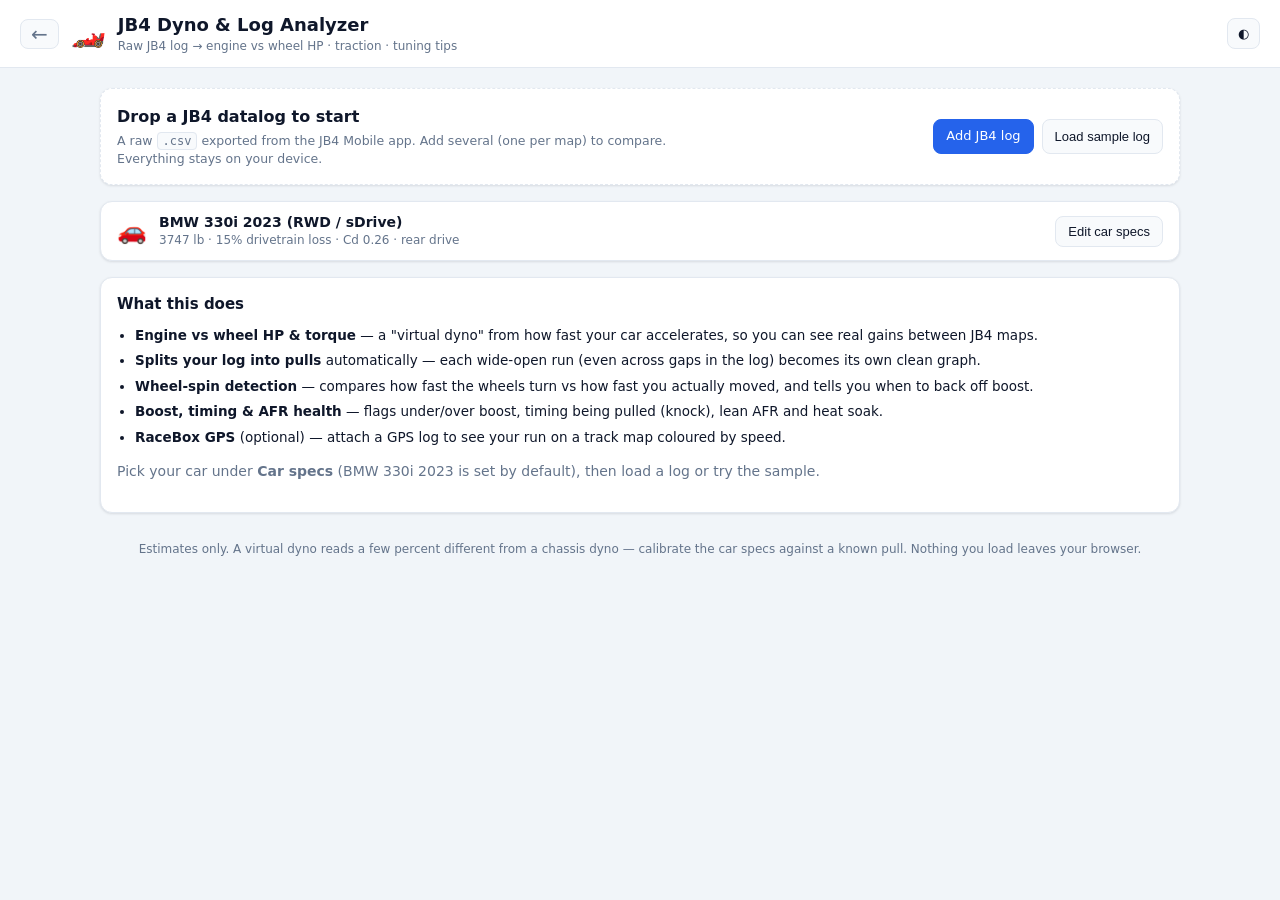
<file: projects/jb4/index.html>
<!DOCTYPE html>
<html lang="en">
<head>
  <meta charset="UTF-8" />
  <meta name="viewport" content="width=device-width, initial-scale=1.0" />
  <title>JB4 Dyno & Log Analyzer</title>
  <meta name="description" content="Upload a raw JB4 datalog and see engine vs wheel horsepower & torque, boost/timing/AFR health, wheel-spin detection, JB4 map comparison, and plain-English tuning recommendations. Optional RaceBox GPS track. Fully client-side, single self-contained file." />
  <link rel="icon" href="data:image/svg+xml,<svg xmlns='http://www.w3.org/2000/svg' viewBox='0 0 100 100'><text y='.9em' font-size='90'>🏎️</text></svg>" />
  <style>
/* ---------- Theme tokens ---------- */
:root {
  --bg: #f1f5f9;
  --panel: #ffffff;
  --panel-2: #f8fafc;
  --fg: #0f172a;
  --fg-soft: #64748b;
  --border: #e2e8f0;
  --grid: rgba(15, 23, 42, 0.08);
  --primary: #2563eb;
  --primary-fg: #ffffff;
  --good: #059669;
  --mid: #d97706;
  --bad: #dc2626;
  --shadow: 0 1px 3px rgba(15, 23, 42, 0.08), 0 1px 2px rgba(15, 23, 42, 0.04);
}
@media (prefers-color-scheme: dark) {
  :root:not([data-theme="light"]) {
    --bg: #0b1220; --panel: #111827; --panel-2: #0f172a; --fg: #e2e8f0;
    --fg-soft: #94a3b8; --border: #1f2937; --grid: rgba(148,163,184,0.14);
    --shadow: 0 1px 3px rgba(0,0,0,0.4);
  }
}
body[data-theme="dark"] {
  --bg: #0b1220; --panel: #111827; --panel-2: #0f172a; --fg: #e2e8f0;
  --fg-soft: #94a3b8; --border: #1f2937; --grid: rgba(148,163,184,0.14);
  --shadow: 0 1px 3px rgba(0,0,0,0.4);
}

* { box-sizing: border-box; }
html, body { margin: 0; padding: 0; }
body {
  font-family: system-ui, -apple-system, "Segoe UI", Roboto, Helvetica, Arial, sans-serif;
  background: var(--bg); color: var(--fg); font-size: 14px; line-height: 1.45;
}
code { background: var(--panel-2); border: 1px solid var(--border); border-radius: 4px; padding: 1px 5px; font-size: 12px; }
.muted { color: var(--fg-soft); }
.small { font-size: 12px; }

/* ---------- Top bar ---------- */
.topbar {
  display: flex; align-items: center; justify-content: space-between; gap: 16px;
  padding: 12px 20px; background: var(--panel); border-bottom: 1px solid var(--border);
  position: sticky; top: 0; z-index: 20;
}
.brand { display: flex; align-items: center; gap: 12px; }
.home-link { text-decoration: none; color: var(--fg-soft); font-size: 20px; line-height: 1; padding: 4px 10px; border-radius: 8px; border: 1px solid var(--border); background: var(--panel-2); }
.home-link:hover { color: var(--primary); border-color: var(--primary); }
.logo { font-size: 28px; }
.topbar h1 { font-size: 18px; margin: 0; }
.topbar .sub { color: var(--fg-soft); font-size: 12px; }
.toolbar { display: flex; gap: 8px; }

/* ---------- Buttons ---------- */
.btn { background: var(--panel-2); color: var(--fg); border: 1px solid var(--border); border-radius: 8px; padding: 7px 12px; font-size: 13px; cursor: pointer; transition: background .15s, border-color .15s; display: inline-flex; align-items: center; gap: 6px; }
.btn:hover { border-color: var(--primary); }
.btn-primary { background: var(--primary); color: var(--primary-fg); border-color: var(--primary); }
.btn-primary:hover { filter: brightness(1.05); }
.btn.icon-only { padding: 7px 10px; }
.btn.tiny { padding: 3px 8px; font-size: 12px; }
.icon-btn { background: none; border: none; font-size: 16px; cursor: pointer; color: var(--fg-soft); }
.icon-btn:hover { color: var(--bad); }

/* ---------- Content ---------- */
.content { max-width: 1120px; margin: 0 auto; padding: 20px; display: flex; flex-direction: column; gap: 16px; }
.panel { background: var(--panel); border: 1px solid var(--border); border-radius: 12px; padding: 16px; box-shadow: var(--shadow); }
.panel-title { font-size: 13px; font-weight: 700; text-transform: uppercase; letter-spacing: .04em; color: var(--fg-soft); margin-bottom: 12px; }

/* ---------- Uploader ---------- */
.uploader { display: flex; align-items: center; justify-content: space-between; gap: 16px; border: 1.5px dashed var(--border); flex-wrap: wrap; }
.uploader.drag { border-color: var(--primary); background: color-mix(in srgb, var(--primary) 6%, var(--panel)); }
.up-title { font-size: 16px; font-weight: 600; }
.up-sub { color: var(--fg-soft); font-size: 12.5px; max-width: 560px; margin-top: 3px; }
.up-actions { display: flex; gap: 8px; flex-wrap: wrap; }

/* ---------- Empty state ---------- */
.empty h3 { margin: 0 0 10px; font-size: 15px; }
.empty-list { margin: 0 0 10px; padding-left: 18px; display: flex; flex-direction: column; gap: 6px; font-size: 13.5px; }
.empty-list li { color: var(--fg); }

/* ---------- Specs bar ---------- */
.specs-bar { display: flex; align-items: center; justify-content: space-between; gap: 12px; background: var(--panel); border: 1px solid var(--border); border-radius: 12px; padding: 10px 16px; box-shadow: var(--shadow); }
.specs-summary { display: flex; align-items: center; gap: 12px; }
.specs-icon { font-size: 24px; }
.specs-car { font-weight: 600; }
.specs-meta { color: var(--fg-soft); font-size: 12px; }

/* ---------- Session list ---------- */
.session-list { display: grid; grid-template-columns: repeat(auto-fill, minmax(320px, 1fr)); gap: 12px; }
.session-card { border: 1px solid var(--border); border-radius: 10px; padding: 12px; background: var(--panel-2); }
.session-card.active { border-color: var(--primary); box-shadow: 0 0 0 1px var(--primary) inset; }
.sc-top { display: flex; align-items: center; justify-content: space-between; gap: 8px; }
.sc-name { background: none; border: none; color: var(--fg); font-weight: 600; font-size: 13.5px; cursor: pointer; text-align: left; padding: 0; }
.sc-name:hover { color: var(--primary); }
.sc-meta { color: var(--fg-soft); font-size: 11.5px; margin: 6px 0 10px; line-height: 1.5; }
.sc-row { display: flex; flex-wrap: wrap; gap: 10px; align-items: flex-end; }
.mini { display: flex; flex-direction: column; gap: 3px; font-size: 11px; color: var(--fg-soft); }
.mini-input { background: var(--panel); color: var(--fg); border: 1px solid var(--border); border-radius: 6px; padding: 5px 7px; font-size: 12.5px; max-width: 170px; }
.gps-label { justify-content: flex-end; }

/* ---------- KPIs ---------- */
.kpi-row { display: grid; grid-template-columns: repeat(auto-fit, minmax(160px, 1fr)); gap: 12px; }
.kpi { background: var(--panel); border: 1px solid var(--border); border-radius: 12px; padding: 14px 16px; box-shadow: var(--shadow); }
.kpi-value { font-size: 26px; font-weight: 700; }
.kpi-value .u { font-size: 13px; color: var(--fg-soft); font-weight: 500; }
.kpi-label { color: var(--fg-soft); font-size: 12px; margin-top: 2px; }
.kpi-sub { color: var(--fg-soft); font-size: 11px; margin-top: 6px; }

/* ---------- Results head ---------- */
.results { display: flex; flex-direction: column; gap: 14px; }
.results-head { display: flex; align-items: baseline; justify-content: space-between; gap: 10px; flex-wrap: wrap; }
.results-head h2 { font-size: 17px; margin: 0; }

/* ---------- Chart cards ---------- */
.chart-grid { display: grid; grid-template-columns: repeat(auto-fit, minmax(360px, 1fr)); gap: 14px; }
.card { background: var(--panel); border: 1px solid var(--border); border-radius: 12px; padding: 14px 16px; box-shadow: var(--shadow); }
.card.wide { grid-column: 1 / -1; }
.card-head { display: flex; align-items: center; justify-content: space-between; gap: 8px; margin-bottom: 8px; }
.card-head h3 { font-size: 14px; margin: 0; }
.card-head .muted { font-size: 11px; }
.card-foot { font-size: 11px; margin-top: 8px; }
.canvas-wrap { position: relative; height: 260px; }
.map-wrap { height: 300px; }
.chart-offline { display: flex; align-items: center; justify-content: center; height: 100%; color: var(--fg-soft); }

/* ---------- Help tips ---------- */
.help-host { position: relative; }
.help-btn {
  display: inline-flex; align-items: center; justify-content: center;
  width: 18px; height: 18px; margin-left: 6px; padding: 0; vertical-align: middle;
  border: 1px solid var(--border); border-radius: 50%; background: var(--panel-2);
  color: var(--fg-soft); font-size: 11px; font-weight: 700; line-height: 1;
  cursor: pointer; flex: none;
}
.help-btn:hover, .help-btn:focus-visible { background: var(--primary); border-color: var(--primary); color: var(--primary-fg); }
.help-btn[aria-expanded="true"] { background: var(--primary); border-color: var(--primary); color: var(--primary-fg); }
.help-bubble {
  margin-top: 8px; padding: 10px 12px; border-radius: 8px;
  background: var(--panel-2); border: 1px solid var(--border); border-left: 3px solid var(--primary);
  font-size: 12.5px; line-height: 1.5; font-weight: 400; text-transform: none; letter-spacing: 0;
  color: var(--fg); white-space: normal;
}
.help-bubble strong { display: block; margin-bottom: 4px; font-size: 13px; }
.help-bubble p { margin: 6px 0 0; color: var(--fg-soft); }
.help-tag {
  display: inline-block; margin-right: 6px; padding: 1px 6px; border-radius: 4px;
  background: var(--border); color: var(--fg); font-size: 10.5px; font-weight: 700;
  text-transform: uppercase; letter-spacing: .03em;
}
.help-tag.good { background: var(--good); color: #fff; }
/* The KPI row is a grid — let its bubble span every column so it stays legible
   on a phone, where each tile is only ~190px wide. */
.kpi-row > .help-bubble { grid-column: 1 / -1; margin-top: 0; }

/* ---------- Guide ("what do these numbers mean") ---------- */
.guide summary { cursor: pointer; font-size: 13.5px; }
.guide summary strong { color: var(--fg); }
.guide-body h4 { margin: 16px 0 8px; font-size: 13px; }
.guide-table td { text-align: left; white-space: normal; }
.guide-table td.name { font-weight: 600; }
.guide-list { margin: 0; padding-left: 20px; font-size: 13px; }
.guide-list li { margin-bottom: 5px; }

/* ---------- Session timeline ---------- */
.timeline .chart-grid { margin-top: 12px; }
.timeline p { margin: 0; }
.mini-note { align-self: flex-end; padding-bottom: 6px; font-size: 12px; color: var(--fg-soft); }

/* ---------- Notice banner (part-throttle / no-pull caveats) ---------- */
.notice { border-left: 3px solid var(--fg-soft); }
.notice.warn { border-left-color: var(--mid); }
.notice p { margin: 0 0 8px; font-size: 13px; }
.notice p:last-child { margin-bottom: 0; }
.notice .panel-title { margin-bottom: 8px; text-transform: none; font-size: 14px; letter-spacing: 0; color: var(--fg); }

/* ---------- Recommendations ---------- */
.recs .insight-list { list-style: none; margin: 0; padding: 0; display: flex; flex-direction: column; gap: 8px; }
.insight { padding: 10px 12px; border-radius: 8px; border-left: 3px solid var(--fg-soft); background: var(--panel-2); }
.insight.good { border-left-color: var(--good); }
.insight.warn { border-left-color: var(--mid); }
.insight.bad { border-left-color: var(--bad); }
.insight.info { border-left-color: var(--primary); }
.ins-title { font-weight: 600; font-size: 13.5px; }
.ins-detail { color: var(--fg-soft); font-size: 12.5px; margin-top: 3px; }

/* ---------- Table ---------- */
.table-wrap { overflow-x: auto; background: var(--panel); border: 1px solid var(--border); border-radius: 12px; box-shadow: var(--shadow); }
.data-table { width: 100%; border-collapse: collapse; font-size: 13px; }
.data-table th, .data-table td { padding: 9px 12px; text-align: right; white-space: nowrap; }
.data-table th { color: var(--fg-soft); font-weight: 600; font-size: 11px; text-transform: uppercase; letter-spacing: .03em; border-bottom: 1px solid var(--border); background: var(--panel-2); }
.data-table td { border-bottom: 1px solid var(--border); }
.data-table tr:last-child td { border-bottom: none; }
.data-table td.name, .data-table th:first-child { text-align: left; font-weight: 600; }
.data-table td.ok { color: var(--good); font-weight: 600; }
.data-table td.bad { color: var(--bad); font-weight: 600; }

/* ---------- Modal ---------- */
.modal-overlay { position: fixed; inset: 0; background: rgba(15,23,42,.5); display: flex; align-items: flex-start; justify-content: center; padding: 40px 16px; z-index: 50; overflow-y: auto; }
.modal { background: var(--panel); border: 1px solid var(--border); border-radius: 14px; width: 100%; max-width: 560px; box-shadow: 0 20px 40px rgba(0,0,0,.3); }
.modal-head { display: flex; align-items: center; justify-content: space-between; padding: 14px 18px; border-bottom: 1px solid var(--border); }
.modal-head h3 { margin: 0; font-size: 16px; }
.modal-body { padding: 16px 18px; }
.modal-foot { display: flex; justify-content: flex-end; gap: 8px; padding: 14px 18px; border-top: 1px solid var(--border); }
.fld { display: flex; flex-direction: column; gap: 4px; margin-bottom: 12px; font-size: 12px; color: var(--fg-soft); }
.fld input, .fld select { background: var(--panel-2); color: var(--fg); border: 1px solid var(--border); border-radius: 8px; padding: 8px 10px; font-size: 14px; }
.num-grid { display: grid; grid-template-columns: repeat(2, 1fr); gap: 10px 14px; }

.pagefoot { max-width: 1120px; margin: 8px auto 30px; padding: 0 20px; color: var(--fg-soft); font-size: 12px; text-align: center; }

@media (max-width: 700px) {
  .num-grid { grid-template-columns: 1fr; }
  .content { padding: 14px; }
}

  </style>
</head>
<body>
  <header class="topbar">
    <div class="brand">
      <a class="home-link" href="../../index.html" title="All projects">←</a>
      <span class="logo">🏎️</span>
      <div>
        <h1>JB4 Dyno &amp; Log Analyzer</h1>
        <div class="sub">Raw JB4 log → engine vs wheel HP · traction · tuning tips</div>
      </div>
    </div>
    <div class="toolbar">
      <button class="btn icon-only" id="btnTheme" title="Toggle theme">◐</button>
    </div>
  </header>

  <main id="main" class="content"><!-- rendered by app.js --></main>

  <footer class="pagefoot">
    Estimates only. A virtual dyno reads a few percent different from a chassis dyno —
    calibrate the car specs against a known pull. Nothing you load leaves your browser.
  </footer>

  <script>
/* ===== src/jb4/js/chart.umd.min.js ===== */
/**
 * Skipped minification because the original files appears to be already minified.
 * Original file: /npm/chart.js@4.4.1/dist/chart.umd.js
 *
 * Do NOT use SRI with dynamically generated files! More information: https://www.jsdelivr.com/using-sri-with-dynamic-files
 */
/*!
 * Chart.js v4.4.1
 * https://www.chartjs.org
 * (c) 2023 Chart.js Contributors
 * Released under the MIT License
 */
!function(t,e){"object"==typeof exports&&"undefined"!=typeof module?module.exports=e():"function"==typeof define&&define.amd?define(e):(t="undefined"!=typeof globalThis?globalThis:t||self).Chart=e()}(this,(function(){"use strict";var t=Object.freeze({__proto__:null,get Colors(){return Go},get Decimation(){return Qo},get Filler(){return ma},get Legend(){return ya},get SubTitle(){return ka},get Title(){return Ma},get Tooltip(){return Ba}});function e(){}const i=(()=>{let t=0;return()=>t++})();function s(t){return null==t}function n(t){if(Array.isArray&&Array.isArray(t))return!0;const e=Object.prototype.toString.call(t);return"[object"===e.slice(0,7)&&"Array]"===e.slice(-6)}function o(t){return null!==t&&"[object Object]"===Object.prototype.toString.call(t)}function a(t){return("number"==typeof t||t instanceof Number)&&isFinite(+t)}function r(t,e){return a(t)?t:e}function l(t,e){return void 0===t?e:t}const h=(t,e)=>"string"==typeof t&&t.endsWith("%")?parseFloat(t)/100:+t/e,c=(t,e)=>"string"==typeof t&&t.endsWith("%")?parseFloat(t)/100*e:+t;function d(t,e,i){if(t&&"function"==typeof t.call)return t.apply(i,e)}function u(t,e,i,s){let a,r,l;if(n(t))if(r=t.length,s)for(a=r-1;a>=0;a--)e.call(i,t[a],a);else for(a=0;a<r;a++)e.call(i,t[a],a);else if(o(t))for(l=Object.keys(t),r=l.length,a=0;a<r;a++)e.call(i,t[l[a]],l[a])}function f(t,e){let i,s,n,o;if(!t||!e||t.length!==e.length)return!1;for(i=0,s=t.length;i<s;++i)if(n=t[i],o=e[i],n.datasetIndex!==o.datasetIndex||n.index!==o.index)return!1;return!0}function g(t){if(n(t))return t.map(g);if(o(t)){const e=Object.create(null),i=Object.keys(t),s=i.length;let n=0;for(;n<s;++n)e[i[n]]=g(t[i[n]]);return e}return t}function p(t){return-1===["__proto__","prototype","constructor"].indexOf(t)}function m(t,e,i,s){if(!p(t))return;const n=e[t],a=i[t];o(n)&&o(a)?b(n,a,s):e[t]=g(a)}function b(t,e,i){const s=n(e)?e:[e],a=s.length;if(!o(t))return t;const r=(i=i||{}).merger||m;let l;for(let e=0;e<a;++e){if(l=s[e],!o(l))continue;const n=Object.keys(l);for(let e=0,s=n.length;e<s;++e)r(n[e],t,l,i)}return t}function x(t,e){return b(t,e,{merger:_})}function _(t,e,i){if(!p(t))return;const s=e[t],n=i[t];o(s)&&o(n)?x(s,n):Object.prototype.hasOwnProperty.call(e,t)||(e[t]=g(n))}const y={"":t=>t,x:t=>t.x,y:t=>t.y};function v(t){const e=t.split("."),i=[];let s="";for(const t of e)s+=t,s.endsWith("\\")?s=s.slice(0,-1)+".":(i.push(s),s="");return i}function M(t,e){const i=y[e]||(y[e]=function(t){const e=v(t);return t=>{for(const i of e){if(""===i)break;t=t&&t[i]}return t}}(e));return i(t)}function w(t){return t.charAt(0).toUpperCase()+t.slice(1)}const k=t=>void 0!==t,S=t=>"function"==typeof t,P=(t,e)=>{if(t.size!==e.size)return!1;for(const i of t)if(!e.has(i))return!1;return!0};function D(t){return"mouseup"===t.type||"click"===t.type||"contextmenu"===t.type}const C=Math.PI,O=2*C,A=O+C,T=Number.POSITIVE_INFINITY,L=C/180,E=C/2,R=C/4,I=2*C/3,z=Math.log10,F=Math.sign;function V(t,e,i){return Math.abs(t-e)<i}function B(t){const e=Math.round(t);t=V(t,e,t/1e3)?e:t;const i=Math.pow(10,Math.floor(z(t))),s=t/i;return(s<=1?1:s<=2?2:s<=5?5:10)*i}function W(t){const e=[],i=Math.sqrt(t);let s;for(s=1;s<i;s++)t%s==0&&(e.push(s),e.push(t/s));return i===(0|i)&&e.push(i),e.sort(((t,e)=>t-e)).pop(),e}function N(t){return!isNaN(parseFloat(t))&&isFinite(t)}function H(t,e){const i=Math.round(t);return i-e<=t&&i+e>=t}function j(t,e,i){let s,n,o;for(s=0,n=t.length;s<n;s++)o=t[s][i],isNaN(o)||(e.min=Math.min(e.min,o),e.max=Math.max(e.max,o))}function $(t){return t*(C/180)}function Y(t){return t*(180/C)}function U(t){if(!a(t))return;let e=1,i=0;for(;Math.round(t*e)/e!==t;)e*=10,i++;return i}function X(t,e){const i=e.x-t.x,s=e.y-t.y,n=Math.sqrt(i*i+s*s);let o=Math.atan2(s,i);return o<-.5*C&&(o+=O),{angle:o,distance:n}}function q(t,e){return Math.sqrt(Math.pow(e.x-t.x,2)+Math.pow(e.y-t.y,2))}function K(t,e){return(t-e+A)%O-C}function G(t){return(t%O+O)%O}function Z(t,e,i,s){const n=G(t),o=G(e),a=G(i),r=G(o-n),l=G(a-n),h=G(n-o),c=G(n-a);return n===o||n===a||s&&o===a||r>l&&h<c}function J(t,e,i){return Math.max(e,Math.min(i,t))}function Q(t){return J(t,-32768,32767)}function tt(t,e,i,s=1e-6){return t>=Math.min(e,i)-s&&t<=Math.max(e,i)+s}function et(t,e,i){i=i||(i=>t[i]<e);let s,n=t.length-1,o=0;for(;n-o>1;)s=o+n>>1,i(s)?o=s:n=s;return{lo:o,hi:n}}const it=(t,e,i,s)=>et(t,i,s?s=>{const n=t[s][e];return n<i||n===i&&t[s+1][e]===i}:s=>t[s][e]<i),st=(t,e,i)=>et(t,i,(s=>t[s][e]>=i));function nt(t,e,i){let s=0,n=t.length;for(;s<n&&t[s]<e;)s++;for(;n>s&&t[n-1]>i;)n--;return s>0||n<t.length?t.slice(s,n):t}const ot=["push","pop","shift","splice","unshift"];function at(t,e){t._chartjs?t._chartjs.listeners.push(e):(Object.defineProperty(t,"_chartjs",{configurable:!0,enumerable:!1,value:{listeners:[e]}}),ot.forEach((e=>{const i="_onData"+w(e),s=t[e];Object.defineProperty(t,e,{configurable:!0,enumerable:!1,value(...e){const n=s.apply(this,e);return t._chartjs.listeners.forEach((t=>{"function"==typeof t[i]&&t[i](...e)})),n}})})))}function rt(t,e){const i=t._chartjs;if(!i)return;const s=i.listeners,n=s.indexOf(e);-1!==n&&s.splice(n,1),s.length>0||(ot.forEach((e=>{delete t[e]})),delete t._chartjs)}function lt(t){const e=new Set(t);return e.size===t.length?t:Array.from(e)}const ht="undefined"==typeof window?function(t){return t()}:window.requestAnimationFrame;function ct(t,e){let i=[],s=!1;return function(...n){i=n,s||(s=!0,ht.call(window,(()=>{s=!1,t.apply(e,i)})))}}function dt(t,e){let i;return function(...s){return e?(clearTimeout(i),i=setTimeout(t,e,s)):t.apply(this,s),e}}const ut=t=>"start"===t?"left":"end"===t?"right":"center",ft=(t,e,i)=>"start"===t?e:"end"===t?i:(e+i)/2,gt=(t,e,i,s)=>t===(s?"left":"right")?i:"center"===t?(e+i)/2:e;function pt(t,e,i){const s=e.length;let n=0,o=s;if(t._sorted){const{iScale:a,_parsed:r}=t,l=a.axis,{min:h,max:c,minDefined:d,maxDefined:u}=a.getUserBounds();d&&(n=J(Math.min(it(r,l,h).lo,i?s:it(e,l,a.getPixelForValue(h)).lo),0,s-1)),o=u?J(Math.max(it(r,a.axis,c,!0).hi+1,i?0:it(e,l,a.getPixelForValue(c),!0).hi+1),n,s)-n:s-n}return{start:n,count:o}}function mt(t){const{xScale:e,yScale:i,_scaleRanges:s}=t,n={xmin:e.min,xmax:e.max,ymin:i.min,ymax:i.max};if(!s)return t._scaleRanges=n,!0;const o=s.xmin!==e.min||s.xmax!==e.max||s.ymin!==i.min||s.ymax!==i.max;return Object.assign(s,n),o}class bt{constructor(){this._request=null,this._charts=new Map,this._running=!1,this._lastDate=void 0}_notify(t,e,i,s){const n=e.listeners[s],o=e.duration;n.forEach((s=>s({chart:t,initial:e.initial,numSteps:o,currentStep:Math.min(i-e.start,o)})))}_refresh(){this._request||(this._running=!0,this._request=ht.call(window,(()=>{this._update(),this._request=null,this._running&&this._refresh()})))}_update(t=Date.now()){let e=0;this._charts.forEach(((i,s)=>{if(!i.running||!i.items.length)return;const n=i.items;let o,a=n.length-1,r=!1;for(;a>=0;--a)o=n[a],o._active?(o._total>i.duration&&(i.duration=o._total),o.tick(t),r=!0):(n[a]=n[n.length-1],n.pop());r&&(s.draw(),this._notify(s,i,t,"progress")),n.length||(i.running=!1,this._notify(s,i,t,"complete"),i.initial=!1),e+=n.length})),this._lastDate=t,0===e&&(this._running=!1)}_getAnims(t){const e=this._charts;let i=e.get(t);return i||(i={running:!1,initial:!0,items:[],listeners:{complete:[],progress:[]}},e.set(t,i)),i}listen(t,e,i){this._getAnims(t).listeners[e].push(i)}add(t,e){e&&e.length&&this._getAnims(t).items.push(...e)}has(t){return this._getAnims(t).items.length>0}start(t){const e=this._charts.get(t);e&&(e.running=!0,e.start=Date.now(),e.duration=e.items.reduce(((t,e)=>Math.max(t,e._duration)),0),this._refresh())}running(t){if(!this._running)return!1;const e=this._charts.get(t);return!!(e&&e.running&&e.items.length)}stop(t){const e=this._charts.get(t);if(!e||!e.items.length)return;const i=e.items;let s=i.length-1;for(;s>=0;--s)i[s].cancel();e.items=[],this._notify(t,e,Date.now(),"complete")}remove(t){return this._charts.delete(t)}}var xt=new bt;
/*!
 * @kurkle/color v0.3.2
 * https://github.com/kurkle/color#readme
 * (c) 2023 Jukka Kurkela
 * Released under the MIT License
 */function _t(t){return t+.5|0}const yt=(t,e,i)=>Math.max(Math.min(t,i),e);function vt(t){return yt(_t(2.55*t),0,255)}function Mt(t){return yt(_t(255*t),0,255)}function wt(t){return yt(_t(t/2.55)/100,0,1)}function kt(t){return yt(_t(100*t),0,100)}const St={0:0,1:1,2:2,3:3,4:4,5:5,6:6,7:7,8:8,9:9,A:10,B:11,C:12,D:13,E:14,F:15,a:10,b:11,c:12,d:13,e:14,f:15},Pt=[..."0123456789ABCDEF"],Dt=t=>Pt[15&t],Ct=t=>Pt[(240&t)>>4]+Pt[15&t],Ot=t=>(240&t)>>4==(15&t);function At(t){var e=(t=>Ot(t.r)&&Ot(t.g)&&Ot(t.b)&&Ot(t.a))(t)?Dt:Ct;return t?"#"+e(t.r)+e(t.g)+e(t.b)+((t,e)=>t<255?e(t):"")(t.a,e):void 0}const Tt=/^(hsla?|hwb|hsv)\(\s*([-+.e\d]+)(?:deg)?[\s,]+([-+.e\d]+)%[\s,]+([-+.e\d]+)%(?:[\s,]+([-+.e\d]+)(%)?)?\s*\)$/;function Lt(t,e,i){const s=e*Math.min(i,1-i),n=(e,n=(e+t/30)%12)=>i-s*Math.max(Math.min(n-3,9-n,1),-1);return[n(0),n(8),n(4)]}function Et(t,e,i){const s=(s,n=(s+t/60)%6)=>i-i*e*Math.max(Math.min(n,4-n,1),0);return[s(5),s(3),s(1)]}function Rt(t,e,i){const s=Lt(t,1,.5);let n;for(e+i>1&&(n=1/(e+i),e*=n,i*=n),n=0;n<3;n++)s[n]*=1-e-i,s[n]+=e;return s}function It(t){const e=t.r/255,i=t.g/255,s=t.b/255,n=Math.max(e,i,s),o=Math.min(e,i,s),a=(n+o)/2;let r,l,h;return n!==o&&(h=n-o,l=a>.5?h/(2-n-o):h/(n+o),r=function(t,e,i,s,n){return t===n?(e-i)/s+(e<i?6:0):e===n?(i-t)/s+2:(t-e)/s+4}(e,i,s,h,n),r=60*r+.5),[0|r,l||0,a]}function zt(t,e,i,s){return(Array.isArray(e)?t(e[0],e[1],e[2]):t(e,i,s)).map(Mt)}function Ft(t,e,i){return zt(Lt,t,e,i)}function Vt(t){return(t%360+360)%360}function Bt(t){const e=Tt.exec(t);let i,s=255;if(!e)return;e[5]!==i&&(s=e[6]?vt(+e[5]):Mt(+e[5]));const n=Vt(+e[2]),o=+e[3]/100,a=+e[4]/100;return i="hwb"===e[1]?function(t,e,i){return zt(Rt,t,e,i)}(n,o,a):"hsv"===e[1]?function(t,e,i){return zt(Et,t,e,i)}(n,o,a):Ft(n,o,a),{r:i[0],g:i[1],b:i[2],a:s}}const Wt={x:"dark",Z:"light",Y:"re",X:"blu",W:"gr",V:"medium",U:"slate",A:"ee",T:"ol",S:"or",B:"ra",C:"lateg",D:"ights",R:"in",Q:"turquois",E:"hi",P:"ro",O:"al",N:"le",M:"de",L:"yello",F:"en",K:"ch",G:"arks",H:"ea",I:"ightg",J:"wh"},Nt={OiceXe:"f0f8ff",antiquewEte:"faebd7",aqua:"ffff",aquamarRe:"7fffd4",azuY:"f0ffff",beige:"f5f5dc",bisque:"ffe4c4",black:"0",blanKedOmond:"ffebcd",Xe:"ff",XeviTet:"8a2be2",bPwn:"a52a2a",burlywood:"deb887",caMtXe:"5f9ea0",KartYuse:"7fff00",KocTate:"d2691e",cSO:"ff7f50",cSnflowerXe:"6495ed",cSnsilk:"fff8dc",crimson:"dc143c",cyan:"ffff",xXe:"8b",xcyan:"8b8b",xgTMnPd:"b8860b",xWay:"a9a9a9",xgYF:"6400",xgYy:"a9a9a9",xkhaki:"bdb76b",xmagFta:"8b008b",xTivegYF:"556b2f",xSange:"ff8c00",xScEd:"9932cc",xYd:"8b0000",xsOmon:"e9967a",xsHgYF:"8fbc8f",xUXe:"483d8b",xUWay:"2f4f4f",xUgYy:"2f4f4f",xQe:"ced1",xviTet:"9400d3",dAppRk:"ff1493",dApskyXe:"bfff",dimWay:"696969",dimgYy:"696969",dodgerXe:"1e90ff",fiYbrick:"b22222",flSOwEte:"fffaf0",foYstWAn:"228b22",fuKsia:"ff00ff",gaRsbSo:"dcdcdc",ghostwEte:"f8f8ff",gTd:"ffd700",gTMnPd:"daa520",Way:"808080",gYF:"8000",gYFLw:"adff2f",gYy:"808080",honeyMw:"f0fff0",hotpRk:"ff69b4",RdianYd:"cd5c5c",Rdigo:"4b0082",ivSy:"fffff0",khaki:"f0e68c",lavFMr:"e6e6fa",lavFMrXsh:"fff0f5",lawngYF:"7cfc00",NmoncEffon:"fffacd",ZXe:"add8e6",ZcSO:"f08080",Zcyan:"e0ffff",ZgTMnPdLw:"fafad2",ZWay:"d3d3d3",ZgYF:"90ee90",ZgYy:"d3d3d3",ZpRk:"ffb6c1",ZsOmon:"ffa07a",ZsHgYF:"20b2aa",ZskyXe:"87cefa",ZUWay:"778899",ZUgYy:"778899",ZstAlXe:"b0c4de",ZLw:"ffffe0",lime:"ff00",limegYF:"32cd32",lRF:"faf0e6",magFta:"ff00ff",maPon:"800000",VaquamarRe:"66cdaa",VXe:"cd",VScEd:"ba55d3",VpurpN:"9370db",VsHgYF:"3cb371",VUXe:"7b68ee",VsprRggYF:"fa9a",VQe:"48d1cc",VviTetYd:"c71585",midnightXe:"191970",mRtcYam:"f5fffa",mistyPse:"ffe4e1",moccasR:"ffe4b5",navajowEte:"ffdead",navy:"80",Tdlace:"fdf5e6",Tive:"808000",TivedBb:"6b8e23",Sange:"ffa500",SangeYd:"ff4500",ScEd:"da70d6",pOegTMnPd:"eee8aa",pOegYF:"98fb98",pOeQe:"afeeee",pOeviTetYd:"db7093",papayawEp:"ffefd5",pHKpuff:"ffdab9",peru:"cd853f",pRk:"ffc0cb",plum:"dda0dd",powMrXe:"b0e0e6",purpN:"800080",YbeccapurpN:"663399",Yd:"ff0000",Psybrown:"bc8f8f",PyOXe:"4169e1",saddNbPwn:"8b4513",sOmon:"fa8072",sandybPwn:"f4a460",sHgYF:"2e8b57",sHshell:"fff5ee",siFna:"a0522d",silver:"c0c0c0",skyXe:"87ceeb",UXe:"6a5acd",UWay:"708090",UgYy:"708090",snow:"fffafa",sprRggYF:"ff7f",stAlXe:"4682b4",tan:"d2b48c",teO:"8080",tEstN:"d8bfd8",tomato:"ff6347",Qe:"40e0d0",viTet:"ee82ee",JHt:"f5deb3",wEte:"ffffff",wEtesmoke:"f5f5f5",Lw:"ffff00",LwgYF:"9acd32"};let Ht;function jt(t){Ht||(Ht=function(){const t={},e=Object.keys(Nt),i=Object.keys(Wt);let s,n,o,a,r;for(s=0;s<e.length;s++){for(a=r=e[s],n=0;n<i.length;n++)o=i[n],r=r.replace(o,Wt[o]);o=parseInt(Nt[a],16),t[r]=[o>>16&255,o>>8&255,255&o]}return t}(),Ht.transparent=[0,0,0,0]);const e=Ht[t.toLowerCase()];return e&&{r:e[0],g:e[1],b:e[2],a:4===e.length?e[3]:255}}const $t=/^rgba?\(\s*([-+.\d]+)(%)?[\s,]+([-+.e\d]+)(%)?[\s,]+([-+.e\d]+)(%)?(?:[\s,/]+([-+.e\d]+)(%)?)?\s*\)$/;const Yt=t=>t<=.0031308?12.92*t:1.055*Math.pow(t,1/2.4)-.055,Ut=t=>t<=.04045?t/12.92:Math.pow((t+.055)/1.055,2.4);function Xt(t,e,i){if(t){let s=It(t);s[e]=Math.max(0,Math.min(s[e]+s[e]*i,0===e?360:1)),s=Ft(s),t.r=s[0],t.g=s[1],t.b=s[2]}}function qt(t,e){return t?Object.assign(e||{},t):t}function Kt(t){var e={r:0,g:0,b:0,a:255};return Array.isArray(t)?t.length>=3&&(e={r:t[0],g:t[1],b:t[2],a:255},t.length>3&&(e.a=Mt(t[3]))):(e=qt(t,{r:0,g:0,b:0,a:1})).a=Mt(e.a),e}function Gt(t){return"r"===t.charAt(0)?function(t){const e=$t.exec(t);let i,s,n,o=255;if(e){if(e[7]!==i){const t=+e[7];o=e[8]?vt(t):yt(255*t,0,255)}return i=+e[1],s=+e[3],n=+e[5],i=255&(e[2]?vt(i):yt(i,0,255)),s=255&(e[4]?vt(s):yt(s,0,255)),n=255&(e[6]?vt(n):yt(n,0,255)),{r:i,g:s,b:n,a:o}}}(t):Bt(t)}class Zt{constructor(t){if(t instanceof Zt)return t;const e=typeof t;let i;var s,n,o;"object"===e?i=Kt(t):"string"===e&&(o=(s=t).length,"#"===s[0]&&(4===o||5===o?n={r:255&17*St[s[1]],g:255&17*St[s[2]],b:255&17*St[s[3]],a:5===o?17*St[s[4]]:255}:7!==o&&9!==o||(n={r:St[s[1]]<<4|St[s[2]],g:St[s[3]]<<4|St[s[4]],b:St[s[5]]<<4|St[s[6]],a:9===o?St[s[7]]<<4|St[s[8]]:255})),i=n||jt(t)||Gt(t)),this._rgb=i,this._valid=!!i}get valid(){return this._valid}get rgb(){var t=qt(this._rgb);return t&&(t.a=wt(t.a)),t}set rgb(t){this._rgb=Kt(t)}rgbString(){return this._valid?(t=this._rgb)&&(t.a<255?`rgba(${t.r}, ${t.g}, ${t.b}, ${wt(t.a)})`:`rgb(${t.r}, ${t.g}, ${t.b})`):void 0;var t}hexString(){return this._valid?At(this._rgb):void 0}hslString(){return this._valid?function(t){if(!t)return;const e=It(t),i=e[0],s=kt(e[1]),n=kt(e[2]);return t.a<255?`hsla(${i}, ${s}%, ${n}%, ${wt(t.a)})`:`hsl(${i}, ${s}%, ${n}%)`}(this._rgb):void 0}mix(t,e){if(t){const i=this.rgb,s=t.rgb;let n;const o=e===n?.5:e,a=2*o-1,r=i.a-s.a,l=((a*r==-1?a:(a+r)/(1+a*r))+1)/2;n=1-l,i.r=255&l*i.r+n*s.r+.5,i.g=255&l*i.g+n*s.g+.5,i.b=255&l*i.b+n*s.b+.5,i.a=o*i.a+(1-o)*s.a,this.rgb=i}return this}interpolate(t,e){return t&&(this._rgb=function(t,e,i){const s=Ut(wt(t.r)),n=Ut(wt(t.g)),o=Ut(wt(t.b));return{r:Mt(Yt(s+i*(Ut(wt(e.r))-s))),g:Mt(Yt(n+i*(Ut(wt(e.g))-n))),b:Mt(Yt(o+i*(Ut(wt(e.b))-o))),a:t.a+i*(e.a-t.a)}}(this._rgb,t._rgb,e)),this}clone(){return new Zt(this.rgb)}alpha(t){return this._rgb.a=Mt(t),this}clearer(t){return this._rgb.a*=1-t,this}greyscale(){const t=this._rgb,e=_t(.3*t.r+.59*t.g+.11*t.b);return t.r=t.g=t.b=e,this}opaquer(t){return this._rgb.a*=1+t,this}negate(){const t=this._rgb;return t.r=255-t.r,t.g=255-t.g,t.b=255-t.b,this}lighten(t){return Xt(this._rgb,2,t),this}darken(t){return Xt(this._rgb,2,-t),this}saturate(t){return Xt(this._rgb,1,t),this}desaturate(t){return Xt(this._rgb,1,-t),this}rotate(t){return function(t,e){var i=It(t);i[0]=Vt(i[0]+e),i=Ft(i),t.r=i[0],t.g=i[1],t.b=i[2]}(this._rgb,t),this}}function Jt(t){if(t&&"object"==typeof t){const e=t.toString();return"[object CanvasPattern]"===e||"[object CanvasGradient]"===e}return!1}function Qt(t){return Jt(t)?t:new Zt(t)}function te(t){return Jt(t)?t:new Zt(t).saturate(.5).darken(.1).hexString()}const ee=["x","y","borderWidth","radius","tension"],ie=["color","borderColor","backgroundColor"];const se=new Map;function ne(t,e,i){return function(t,e){e=e||{};const i=t+JSON.stringify(e);let s=se.get(i);return s||(s=new Intl.NumberFormat(t,e),se.set(i,s)),s}(e,i).format(t)}const oe={values:t=>n(t)?t:""+t,numeric(t,e,i){if(0===t)return"0";const s=this.chart.options.locale;let n,o=t;if(i.length>1){const e=Math.max(Math.abs(i[0].value),Math.abs(i[i.length-1].value));(e<1e-4||e>1e15)&&(n="scientific"),o=function(t,e){let i=e.length>3?e[2].value-e[1].value:e[1].value-e[0].value;Math.abs(i)>=1&&t!==Math.floor(t)&&(i=t-Math.floor(t));return i}(t,i)}const a=z(Math.abs(o)),r=isNaN(a)?1:Math.max(Math.min(-1*Math.floor(a),20),0),l={notation:n,minimumFractionDigits:r,maximumFractionDigits:r};return Object.assign(l,this.options.ticks.format),ne(t,s,l)},logarithmic(t,e,i){if(0===t)return"0";const s=i[e].significand||t/Math.pow(10,Math.floor(z(t)));return[1,2,3,5,10,15].includes(s)||e>.8*i.length?oe.numeric.call(this,t,e,i):""}};var ae={formatters:oe};const re=Object.create(null),le=Object.create(null);function he(t,e){if(!e)return t;const i=e.split(".");for(let e=0,s=i.length;e<s;++e){const s=i[e];t=t[s]||(t[s]=Object.create(null))}return t}function ce(t,e,i){return"string"==typeof e?b(he(t,e),i):b(he(t,""),e)}class de{constructor(t,e){this.animation=void 0,this.backgroundColor="rgba(0,0,0,0.1)",this.borderColor="rgba(0,0,0,0.1)",this.color="#666",this.datasets={},this.devicePixelRatio=t=>t.chart.platform.getDevicePixelRatio(),this.elements={},this.events=["mousemove","mouseout","click","touchstart","touchmove"],this.font={family:"'Helvetica Neue', 'Helvetica', 'Arial', sans-serif",size:12,style:"normal",lineHeight:1.2,weight:null},this.hover={},this.hoverBackgroundColor=(t,e)=>te(e.backgroundColor),this.hoverBorderColor=(t,e)=>te(e.borderColor),this.hoverColor=(t,e)=>te(e.color),this.indexAxis="x",this.interaction={mode:"nearest",intersect:!0,includeInvisible:!1},this.maintainAspectRatio=!0,this.onHover=null,this.onClick=null,this.parsing=!0,this.plugins={},this.responsive=!0,this.scale=void 0,this.scales={},this.showLine=!0,this.drawActiveElementsOnTop=!0,this.describe(t),this.apply(e)}set(t,e){return ce(this,t,e)}get(t){return he(this,t)}describe(t,e){return ce(le,t,e)}override(t,e){return ce(re,t,e)}route(t,e,i,s){const n=he(this,t),a=he(this,i),r="_"+e;Object.defineProperties(n,{[r]:{value:n[e],writable:!0},[e]:{enumerable:!0,get(){const t=this[r],e=a[s];return o(t)?Object.assign({},e,t):l(t,e)},set(t){this[r]=t}}})}apply(t){t.forEach((t=>t(this)))}}var ue=new de({_scriptable:t=>!t.startsWith("on"),_indexable:t=>"events"!==t,hover:{_fallback:"interaction"},interaction:{_scriptable:!1,_indexable:!1}},[function(t){t.set("animation",{delay:void 0,duration:1e3,easing:"easeOutQuart",fn:void 0,from:void 0,loop:void 0,to:void 0,type:void 0}),t.describe("animation",{_fallback:!1,_indexable:!1,_scriptable:t=>"onProgress"!==t&&"onComplete"!==t&&"fn"!==t}),t.set("animations",{colors:{type:"color",properties:ie},numbers:{type:"number",properties:ee}}),t.describe("animations",{_fallback:"animation"}),t.set("transitions",{active:{animation:{duration:400}},resize:{animation:{duration:0}},show:{animations:{colors:{from:"transparent"},visible:{type:"boolean",duration:0}}},hide:{animations:{colors:{to:"transparent"},visible:{type:"boolean",easing:"linear",fn:t=>0|t}}}})},function(t){t.set("layout",{autoPadding:!0,padding:{top:0,right:0,bottom:0,left:0}})},function(t){t.set("scale",{display:!0,offset:!1,reverse:!1,beginAtZero:!1,bounds:"ticks",clip:!0,grace:0,grid:{display:!0,lineWidth:1,drawOnChartArea:!0,drawTicks:!0,tickLength:8,tickWidth:(t,e)=>e.lineWidth,tickColor:(t,e)=>e.color,offset:!1},border:{display:!0,dash:[],dashOffset:0,width:1},title:{display:!1,text:"",padding:{top:4,bottom:4}},ticks:{minRotation:0,maxRotation:50,mirror:!1,textStrokeWidth:0,textStrokeColor:"",padding:3,display:!0,autoSkip:!0,autoSkipPadding:3,labelOffset:0,callback:ae.formatters.values,minor:{},major:{},align:"center",crossAlign:"near",showLabelBackdrop:!1,backdropColor:"rgba(255, 255, 255, 0.75)",backdropPadding:2}}),t.route("scale.ticks","color","","color"),t.route("scale.grid","color","","borderColor"),t.route("scale.border","color","","borderColor"),t.route("scale.title","color","","color"),t.describe("scale",{_fallback:!1,_scriptable:t=>!t.startsWith("before")&&!t.startsWith("after")&&"callback"!==t&&"parser"!==t,_indexable:t=>"borderDash"!==t&&"tickBorderDash"!==t&&"dash"!==t}),t.describe("scales",{_fallback:"scale"}),t.describe("scale.ticks",{_scriptable:t=>"backdropPadding"!==t&&"callback"!==t,_indexable:t=>"backdropPadding"!==t})}]);function fe(){return"undefined"!=typeof window&&"undefined"!=typeof document}function ge(t){let e=t.parentNode;return e&&"[object ShadowRoot]"===e.toString()&&(e=e.host),e}function pe(t,e,i){let s;return"string"==typeof t?(s=parseInt(t,10),-1!==t.indexOf("%")&&(s=s/100*e.parentNode[i])):s=t,s}const me=t=>t.ownerDocument.defaultView.getComputedStyle(t,null);function be(t,e){return me(t).getPropertyValue(e)}const xe=["top","right","bottom","left"];function _e(t,e,i){const s={};i=i?"-"+i:"";for(let n=0;n<4;n++){const o=xe[n];s[o]=parseFloat(t[e+"-"+o+i])||0}return s.width=s.left+s.right,s.height=s.top+s.bottom,s}const ye=(t,e,i)=>(t>0||e>0)&&(!i||!i.shadowRoot);function ve(t,e){if("native"in t)return t;const{canvas:i,currentDevicePixelRatio:s}=e,n=me(i),o="border-box"===n.boxSizing,a=_e(n,"padding"),r=_e(n,"border","width"),{x:l,y:h,box:c}=function(t,e){const i=t.touches,s=i&&i.length?i[0]:t,{offsetX:n,offsetY:o}=s;let a,r,l=!1;if(ye(n,o,t.target))a=n,r=o;else{const t=e.getBoundingClientRect();a=s.clientX-t.left,r=s.clientY-t.top,l=!0}return{x:a,y:r,box:l}}(t,i),d=a.left+(c&&r.left),u=a.top+(c&&r.top);let{width:f,height:g}=e;return o&&(f-=a.width+r.width,g-=a.height+r.height),{x:Math.round((l-d)/f*i.width/s),y:Math.round((h-u)/g*i.height/s)}}const Me=t=>Math.round(10*t)/10;function we(t,e,i,s){const n=me(t),o=_e(n,"margin"),a=pe(n.maxWidth,t,"clientWidth")||T,r=pe(n.maxHeight,t,"clientHeight")||T,l=function(t,e,i){let s,n;if(void 0===e||void 0===i){const o=ge(t);if(o){const t=o.getBoundingClientRect(),a=me(o),r=_e(a,"border","width"),l=_e(a,"padding");e=t.width-l.width-r.width,i=t.height-l.height-r.height,s=pe(a.maxWidth,o,"clientWidth"),n=pe(a.maxHeight,o,"clientHeight")}else e=t.clientWidth,i=t.clientHeight}return{width:e,height:i,maxWidth:s||T,maxHeight:n||T}}(t,e,i);let{width:h,height:c}=l;if("content-box"===n.boxSizing){const t=_e(n,"border","width"),e=_e(n,"padding");h-=e.width+t.width,c-=e.height+t.height}h=Math.max(0,h-o.width),c=Math.max(0,s?h/s:c-o.height),h=Me(Math.min(h,a,l.maxWidth)),c=Me(Math.min(c,r,l.maxHeight)),h&&!c&&(c=Me(h/2));return(void 0!==e||void 0!==i)&&s&&l.height&&c>l.height&&(c=l.height,h=Me(Math.floor(c*s))),{width:h,height:c}}function ke(t,e,i){const s=e||1,n=Math.floor(t.height*s),o=Math.floor(t.width*s);t.height=Math.floor(t.height),t.width=Math.floor(t.width);const a=t.canvas;return a.style&&(i||!a.style.height&&!a.style.width)&&(a.style.height=`${t.height}px`,a.style.width=`${t.width}px`),(t.currentDevicePixelRatio!==s||a.height!==n||a.width!==o)&&(t.currentDevicePixelRatio=s,a.height=n,a.width=o,t.ctx.setTransform(s,0,0,s,0,0),!0)}const Se=function(){let t=!1;try{const e={get passive(){return t=!0,!1}};fe()&&(window.addEventListener("test",null,e),window.removeEventListener("test",null,e))}catch(t){}return t}();function Pe(t,e){const i=be(t,e),s=i&&i.match(/^(\d+)(\.\d+)?px$/);return s?+s[1]:void 0}function De(t){return!t||s(t.size)||s(t.family)?null:(t.style?t.style+" ":"")+(t.weight?t.weight+" ":"")+t.size+"px "+t.family}function Ce(t,e,i,s,n){let o=e[n];return o||(o=e[n]=t.measureText(n).width,i.push(n)),o>s&&(s=o),s}function Oe(t,e,i,s){let o=(s=s||{}).data=s.data||{},a=s.garbageCollect=s.garbageCollect||[];s.font!==e&&(o=s.data={},a=s.garbageCollect=[],s.font=e),t.save(),t.font=e;let r=0;const l=i.length;let h,c,d,u,f;for(h=0;h<l;h++)if(u=i[h],null==u||n(u)){if(n(u))for(c=0,d=u.length;c<d;c++)f=u[c],null==f||n(f)||(r=Ce(t,o,a,r,f))}else r=Ce(t,o,a,r,u);t.restore();const g=a.length/2;if(g>i.length){for(h=0;h<g;h++)delete o[a[h]];a.splice(0,g)}return r}function Ae(t,e,i){const s=t.currentDevicePixelRatio,n=0!==i?Math.max(i/2,.5):0;return Math.round((e-n)*s)/s+n}function Te(t,e){(e=e||t.getContext("2d")).save(),e.resetTransform(),e.clearRect(0,0,t.width,t.height),e.restore()}function Le(t,e,i,s){Ee(t,e,i,s,null)}function Ee(t,e,i,s,n){let o,a,r,l,h,c,d,u;const f=e.pointStyle,g=e.rotation,p=e.radius;let m=(g||0)*L;if(f&&"object"==typeof f&&(o=f.toString(),"[object HTMLImageElement]"===o||"[object HTMLCanvasElement]"===o))return t.save(),t.translate(i,s),t.rotate(m),t.drawImage(f,-f.width/2,-f.height/2,f.width,f.height),void t.restore();if(!(isNaN(p)||p<=0)){switch(t.beginPath(),f){default:n?t.ellipse(i,s,n/2,p,0,0,O):t.arc(i,s,p,0,O),t.closePath();break;case"triangle":c=n?n/2:p,t.moveTo(i+Math.sin(m)*c,s-Math.cos(m)*p),m+=I,t.lineTo(i+Math.sin(m)*c,s-Math.cos(m)*p),m+=I,t.lineTo(i+Math.sin(m)*c,s-Math.cos(m)*p),t.closePath();break;case"rectRounded":h=.516*p,l=p-h,a=Math.cos(m+R)*l,d=Math.cos(m+R)*(n?n/2-h:l),r=Math.sin(m+R)*l,u=Math.sin(m+R)*(n?n/2-h:l),t.arc(i-d,s-r,h,m-C,m-E),t.arc(i+u,s-a,h,m-E,m),t.arc(i+d,s+r,h,m,m+E),t.arc(i-u,s+a,h,m+E,m+C),t.closePath();break;case"rect":if(!g){l=Math.SQRT1_2*p,c=n?n/2:l,t.rect(i-c,s-l,2*c,2*l);break}m+=R;case"rectRot":d=Math.cos(m)*(n?n/2:p),a=Math.cos(m)*p,r=Math.sin(m)*p,u=Math.sin(m)*(n?n/2:p),t.moveTo(i-d,s-r),t.lineTo(i+u,s-a),t.lineTo(i+d,s+r),t.lineTo(i-u,s+a),t.closePath();break;case"crossRot":m+=R;case"cross":d=Math.cos(m)*(n?n/2:p),a=Math.cos(m)*p,r=Math.sin(m)*p,u=Math.sin(m)*(n?n/2:p),t.moveTo(i-d,s-r),t.lineTo(i+d,s+r),t.moveTo(i+u,s-a),t.lineTo(i-u,s+a);break;case"star":d=Math.cos(m)*(n?n/2:p),a=Math.cos(m)*p,r=Math.sin(m)*p,u=Math.sin(m)*(n?n/2:p),t.moveTo(i-d,s-r),t.lineTo(i+d,s+r),t.moveTo(i+u,s-a),t.lineTo(i-u,s+a),m+=R,d=Math.cos(m)*(n?n/2:p),a=Math.cos(m)*p,r=Math.sin(m)*p,u=Math.sin(m)*(n?n/2:p),t.moveTo(i-d,s-r),t.lineTo(i+d,s+r),t.moveTo(i+u,s-a),t.lineTo(i-u,s+a);break;case"line":a=n?n/2:Math.cos(m)*p,r=Math.sin(m)*p,t.moveTo(i-a,s-r),t.lineTo(i+a,s+r);break;case"dash":t.moveTo(i,s),t.lineTo(i+Math.cos(m)*(n?n/2:p),s+Math.sin(m)*p);break;case!1:t.closePath()}t.fill(),e.borderWidth>0&&t.stroke()}}function Re(t,e,i){return i=i||.5,!e||t&&t.x>e.left-i&&t.x<e.right+i&&t.y>e.top-i&&t.y<e.bottom+i}function Ie(t,e){t.save(),t.beginPath(),t.rect(e.left,e.top,e.right-e.left,e.bottom-e.top),t.clip()}function ze(t){t.restore()}function Fe(t,e,i,s,n){if(!e)return t.lineTo(i.x,i.y);if("middle"===n){const s=(e.x+i.x)/2;t.lineTo(s,e.y),t.lineTo(s,i.y)}else"after"===n!=!!s?t.lineTo(e.x,i.y):t.lineTo(i.x,e.y);t.lineTo(i.x,i.y)}function Ve(t,e,i,s){if(!e)return t.lineTo(i.x,i.y);t.bezierCurveTo(s?e.cp1x:e.cp2x,s?e.cp1y:e.cp2y,s?i.cp2x:i.cp1x,s?i.cp2y:i.cp1y,i.x,i.y)}function Be(t,e,i,s,n){if(n.strikethrough||n.underline){const o=t.measureText(s),a=e-o.actualBoundingBoxLeft,r=e+o.actualBoundingBoxRight,l=i-o.actualBoundingBoxAscent,h=i+o.actualBoundingBoxDescent,c=n.strikethrough?(l+h)/2:h;t.strokeStyle=t.fillStyle,t.beginPath(),t.lineWidth=n.decorationWidth||2,t.moveTo(a,c),t.lineTo(r,c),t.stroke()}}function We(t,e){const i=t.fillStyle;t.fillStyle=e.color,t.fillRect(e.left,e.top,e.width,e.height),t.fillStyle=i}function Ne(t,e,i,o,a,r={}){const l=n(e)?e:[e],h=r.strokeWidth>0&&""!==r.strokeColor;let c,d;for(t.save(),t.font=a.string,function(t,e){e.translation&&t.translate(e.translation[0],e.translation[1]),s(e.rotation)||t.rotate(e.rotation),e.color&&(t.fillStyle=e.color),e.textAlign&&(t.textAlign=e.textAlign),e.textBaseline&&(t.textBaseline=e.textBaseline)}(t,r),c=0;c<l.length;++c)d=l[c],r.backdrop&&We(t,r.backdrop),h&&(r.strokeColor&&(t.strokeStyle=r.strokeColor),s(r.strokeWidth)||(t.lineWidth=r.strokeWidth),t.strokeText(d,i,o,r.maxWidth)),t.fillText(d,i,o,r.maxWidth),Be(t,i,o,d,r),o+=Number(a.lineHeight);t.restore()}function He(t,e){const{x:i,y:s,w:n,h:o,radius:a}=e;t.arc(i+a.topLeft,s+a.topLeft,a.topLeft,1.5*C,C,!0),t.lineTo(i,s+o-a.bottomLeft),t.arc(i+a.bottomLeft,s+o-a.bottomLeft,a.bottomLeft,C,E,!0),t.lineTo(i+n-a.bottomRight,s+o),t.arc(i+n-a.bottomRight,s+o-a.bottomRight,a.bottomRight,E,0,!0),t.lineTo(i+n,s+a.topRight),t.arc(i+n-a.topRight,s+a.topRight,a.topRight,0,-E,!0),t.lineTo(i+a.topLeft,s)}function je(t,e=[""],i,s,n=(()=>t[0])){const o=i||t;void 0===s&&(s=ti("_fallback",t));const a={[Symbol.toStringTag]:"Object",_cacheable:!0,_scopes:t,_rootScopes:o,_fallback:s,_getTarget:n,override:i=>je([i,...t],e,o,s)};return new Proxy(a,{deleteProperty:(e,i)=>(delete e[i],delete e._keys,delete t[0][i],!0),get:(i,s)=>qe(i,s,(()=>function(t,e,i,s){let n;for(const o of e)if(n=ti(Ue(o,t),i),void 0!==n)return Xe(t,n)?Je(i,s,t,n):n}(s,e,t,i))),getOwnPropertyDescriptor:(t,e)=>Reflect.getOwnPropertyDescriptor(t._scopes[0],e),getPrototypeOf:()=>Reflect.getPrototypeOf(t[0]),has:(t,e)=>ei(t).includes(e),ownKeys:t=>ei(t),set(t,e,i){const s=t._storage||(t._storage=n());return t[e]=s[e]=i,delete t._keys,!0}})}function $e(t,e,i,s){const a={_cacheable:!1,_proxy:t,_context:e,_subProxy:i,_stack:new Set,_descriptors:Ye(t,s),setContext:e=>$e(t,e,i,s),override:n=>$e(t.override(n),e,i,s)};return new Proxy(a,{deleteProperty:(e,i)=>(delete e[i],delete t[i],!0),get:(t,e,i)=>qe(t,e,(()=>function(t,e,i){const{_proxy:s,_context:a,_subProxy:r,_descriptors:l}=t;let h=s[e];S(h)&&l.isScriptable(e)&&(h=function(t,e,i,s){const{_proxy:n,_context:o,_subProxy:a,_stack:r}=i;if(r.has(t))throw new Error("Recursion detected: "+Array.from(r).join("->")+"->"+t);r.add(t);let l=e(o,a||s);r.delete(t),Xe(t,l)&&(l=Je(n._scopes,n,t,l));return l}(e,h,t,i));n(h)&&h.length&&(h=function(t,e,i,s){const{_proxy:n,_context:a,_subProxy:r,_descriptors:l}=i;if(void 0!==a.index&&s(t))return e[a.index%e.length];if(o(e[0])){const i=e,s=n._scopes.filter((t=>t!==i));e=[];for(const o of i){const i=Je(s,n,t,o);e.push($e(i,a,r&&r[t],l))}}return e}(e,h,t,l.isIndexable));Xe(e,h)&&(h=$e(h,a,r&&r[e],l));return h}(t,e,i))),getOwnPropertyDescriptor:(e,i)=>e._descriptors.allKeys?Reflect.has(t,i)?{enumerable:!0,configurable:!0}:void 0:Reflect.getOwnPropertyDescriptor(t,i),getPrototypeOf:()=>Reflect.getPrototypeOf(t),has:(e,i)=>Reflect.has(t,i),ownKeys:()=>Reflect.ownKeys(t),set:(e,i,s)=>(t[i]=s,delete e[i],!0)})}function Ye(t,e={scriptable:!0,indexable:!0}){const{_scriptable:i=e.scriptable,_indexable:s=e.indexable,_allKeys:n=e.allKeys}=t;return{allKeys:n,scriptable:i,indexable:s,isScriptable:S(i)?i:()=>i,isIndexable:S(s)?s:()=>s}}const Ue=(t,e)=>t?t+w(e):e,Xe=(t,e)=>o(e)&&"adapters"!==t&&(null===Object.getPrototypeOf(e)||e.constructor===Object);function qe(t,e,i){if(Object.prototype.hasOwnProperty.call(t,e))return t[e];const s=i();return t[e]=s,s}function Ke(t,e,i){return S(t)?t(e,i):t}const Ge=(t,e)=>!0===t?e:"string"==typeof t?M(e,t):void 0;function Ze(t,e,i,s,n){for(const o of e){const e=Ge(i,o);if(e){t.add(e);const o=Ke(e._fallback,i,n);if(void 0!==o&&o!==i&&o!==s)return o}else if(!1===e&&void 0!==s&&i!==s)return null}return!1}function Je(t,e,i,s){const a=e._rootScopes,r=Ke(e._fallback,i,s),l=[...t,...a],h=new Set;h.add(s);let c=Qe(h,l,i,r||i,s);return null!==c&&((void 0===r||r===i||(c=Qe(h,l,r,c,s),null!==c))&&je(Array.from(h),[""],a,r,(()=>function(t,e,i){const s=t._getTarget();e in s||(s[e]={});const a=s[e];if(n(a)&&o(i))return i;return a||{}}(e,i,s))))}function Qe(t,e,i,s,n){for(;i;)i=Ze(t,e,i,s,n);return i}function ti(t,e){for(const i of e){if(!i)continue;const e=i[t];if(void 0!==e)return e}}function ei(t){let e=t._keys;return e||(e=t._keys=function(t){const e=new Set;for(const i of t)for(const t of Object.keys(i).filter((t=>!t.startsWith("_"))))e.add(t);return Array.from(e)}(t._scopes)),e}function ii(t,e,i,s){const{iScale:n}=t,{key:o="r"}=this._parsing,a=new Array(s);let r,l,h,c;for(r=0,l=s;r<l;++r)h=r+i,c=e[h],a[r]={r:n.parse(M(c,o),h)};return a}const si=Number.EPSILON||1e-14,ni=(t,e)=>e<t.length&&!t[e].skip&&t[e],oi=t=>"x"===t?"y":"x";function ai(t,e,i,s){const n=t.skip?e:t,o=e,a=i.skip?e:i,r=q(o,n),l=q(a,o);let h=r/(r+l),c=l/(r+l);h=isNaN(h)?0:h,c=isNaN(c)?0:c;const d=s*h,u=s*c;return{previous:{x:o.x-d*(a.x-n.x),y:o.y-d*(a.y-n.y)},next:{x:o.x+u*(a.x-n.x),y:o.y+u*(a.y-n.y)}}}function ri(t,e="x"){const i=oi(e),s=t.length,n=Array(s).fill(0),o=Array(s);let a,r,l,h=ni(t,0);for(a=0;a<s;++a)if(r=l,l=h,h=ni(t,a+1),l){if(h){const t=h[e]-l[e];n[a]=0!==t?(h[i]-l[i])/t:0}o[a]=r?h?F(n[a-1])!==F(n[a])?0:(n[a-1]+n[a])/2:n[a-1]:n[a]}!function(t,e,i){const s=t.length;let n,o,a,r,l,h=ni(t,0);for(let c=0;c<s-1;++c)l=h,h=ni(t,c+1),l&&h&&(V(e[c],0,si)?i[c]=i[c+1]=0:(n=i[c]/e[c],o=i[c+1]/e[c],r=Math.pow(n,2)+Math.pow(o,2),r<=9||(a=3/Math.sqrt(r),i[c]=n*a*e[c],i[c+1]=o*a*e[c])))}(t,n,o),function(t,e,i="x"){const s=oi(i),n=t.length;let o,a,r,l=ni(t,0);for(let h=0;h<n;++h){if(a=r,r=l,l=ni(t,h+1),!r)continue;const n=r[i],c=r[s];a&&(o=(n-a[i])/3,r[`cp1${i}`]=n-o,r[`cp1${s}`]=c-o*e[h]),l&&(o=(l[i]-n)/3,r[`cp2${i}`]=n+o,r[`cp2${s}`]=c+o*e[h])}}(t,o,e)}function li(t,e,i){return Math.max(Math.min(t,i),e)}function hi(t,e,i,s,n){let o,a,r,l;if(e.spanGaps&&(t=t.filter((t=>!t.skip))),"monotone"===e.cubicInterpolationMode)ri(t,n);else{let i=s?t[t.length-1]:t[0];for(o=0,a=t.length;o<a;++o)r=t[o],l=ai(i,r,t[Math.min(o+1,a-(s?0:1))%a],e.tension),r.cp1x=l.previous.x,r.cp1y=l.previous.y,r.cp2x=l.next.x,r.cp2y=l.next.y,i=r}e.capBezierPoints&&function(t,e){let i,s,n,o,a,r=Re(t[0],e);for(i=0,s=t.length;i<s;++i)a=o,o=r,r=i<s-1&&Re(t[i+1],e),o&&(n=t[i],a&&(n.cp1x=li(n.cp1x,e.left,e.right),n.cp1y=li(n.cp1y,e.top,e.bottom)),r&&(n.cp2x=li(n.cp2x,e.left,e.right),n.cp2y=li(n.cp2y,e.top,e.bottom)))}(t,i)}const ci=t=>0===t||1===t,di=(t,e,i)=>-Math.pow(2,10*(t-=1))*Math.sin((t-e)*O/i),ui=(t,e,i)=>Math.pow(2,-10*t)*Math.sin((t-e)*O/i)+1,fi={linear:t=>t,easeInQuad:t=>t*t,easeOutQuad:t=>-t*(t-2),easeInOutQuad:t=>(t/=.5)<1?.5*t*t:-.5*(--t*(t-2)-1),easeInCubic:t=>t*t*t,easeOutCubic:t=>(t-=1)*t*t+1,easeInOutCubic:t=>(t/=.5)<1?.5*t*t*t:.5*((t-=2)*t*t+2),easeInQuart:t=>t*t*t*t,easeOutQuart:t=>-((t-=1)*t*t*t-1),easeInOutQuart:t=>(t/=.5)<1?.5*t*t*t*t:-.5*((t-=2)*t*t*t-2),easeInQuint:t=>t*t*t*t*t,easeOutQuint:t=>(t-=1)*t*t*t*t+1,easeInOutQuint:t=>(t/=.5)<1?.5*t*t*t*t*t:.5*((t-=2)*t*t*t*t+2),easeInSine:t=>1-Math.cos(t*E),easeOutSine:t=>Math.sin(t*E),easeInOutSine:t=>-.5*(Math.cos(C*t)-1),easeInExpo:t=>0===t?0:Math.pow(2,10*(t-1)),easeOutExpo:t=>1===t?1:1-Math.pow(2,-10*t),easeInOutExpo:t=>ci(t)?t:t<.5?.5*Math.pow(2,10*(2*t-1)):.5*(2-Math.pow(2,-10*(2*t-1))),easeInCirc:t=>t>=1?t:-(Math.sqrt(1-t*t)-1),easeOutCirc:t=>Math.sqrt(1-(t-=1)*t),easeInOutCirc:t=>(t/=.5)<1?-.5*(Math.sqrt(1-t*t)-1):.5*(Math.sqrt(1-(t-=2)*t)+1),easeInElastic:t=>ci(t)?t:di(t,.075,.3),easeOutElastic:t=>ci(t)?t:ui(t,.075,.3),easeInOutElastic(t){const e=.1125;return ci(t)?t:t<.5?.5*di(2*t,e,.45):.5+.5*ui(2*t-1,e,.45)},easeInBack(t){const e=1.70158;return t*t*((e+1)*t-e)},easeOutBack(t){const e=1.70158;return(t-=1)*t*((e+1)*t+e)+1},easeInOutBack(t){let e=1.70158;return(t/=.5)<1?t*t*((1+(e*=1.525))*t-e)*.5:.5*((t-=2)*t*((1+(e*=1.525))*t+e)+2)},easeInBounce:t=>1-fi.easeOutBounce(1-t),easeOutBounce(t){const e=7.5625,i=2.75;return t<1/i?e*t*t:t<2/i?e*(t-=1.5/i)*t+.75:t<2.5/i?e*(t-=2.25/i)*t+.9375:e*(t-=2.625/i)*t+.984375},easeInOutBounce:t=>t<.5?.5*fi.easeInBounce(2*t):.5*fi.easeOutBounce(2*t-1)+.5};function gi(t,e,i,s){return{x:t.x+i*(e.x-t.x),y:t.y+i*(e.y-t.y)}}function pi(t,e,i,s){return{x:t.x+i*(e.x-t.x),y:"middle"===s?i<.5?t.y:e.y:"after"===s?i<1?t.y:e.y:i>0?e.y:t.y}}function mi(t,e,i,s){const n={x:t.cp2x,y:t.cp2y},o={x:e.cp1x,y:e.cp1y},a=gi(t,n,i),r=gi(n,o,i),l=gi(o,e,i),h=gi(a,r,i),c=gi(r,l,i);return gi(h,c,i)}const bi=/^(normal|(\d+(?:\.\d+)?)(px|em|%)?)$/,xi=/^(normal|italic|initial|inherit|unset|(oblique( -?[0-9]?[0-9]deg)?))$/;function _i(t,e){const i=(""+t).match(bi);if(!i||"normal"===i[1])return 1.2*e;switch(t=+i[2],i[3]){case"px":return t;case"%":t/=100}return e*t}const yi=t=>+t||0;function vi(t,e){const i={},s=o(e),n=s?Object.keys(e):e,a=o(t)?s?i=>l(t[i],t[e[i]]):e=>t[e]:()=>t;for(const t of n)i[t]=yi(a(t));return i}function Mi(t){return vi(t,{top:"y",right:"x",bottom:"y",left:"x"})}function wi(t){return vi(t,["topLeft","topRight","bottomLeft","bottomRight"])}function ki(t){const e=Mi(t);return e.width=e.left+e.right,e.height=e.top+e.bottom,e}function Si(t,e){t=t||{},e=e||ue.font;let i=l(t.size,e.size);"string"==typeof i&&(i=parseInt(i,10));let s=l(t.style,e.style);s&&!(""+s).match(xi)&&(console.warn('Invalid font style specified: "'+s+'"'),s=void 0);const n={family:l(t.family,e.family),lineHeight:_i(l(t.lineHeight,e.lineHeight),i),size:i,style:s,weight:l(t.weight,e.weight),string:""};return n.string=De(n),n}function Pi(t,e,i,s){let o,a,r,l=!0;for(o=0,a=t.length;o<a;++o)if(r=t[o],void 0!==r&&(void 0!==e&&"function"==typeof r&&(r=r(e),l=!1),void 0!==i&&n(r)&&(r=r[i%r.length],l=!1),void 0!==r))return s&&!l&&(s.cacheable=!1),r}function Di(t,e,i){const{min:s,max:n}=t,o=c(e,(n-s)/2),a=(t,e)=>i&&0===t?0:t+e;return{min:a(s,-Math.abs(o)),max:a(n,o)}}function Ci(t,e){return Object.assign(Object.create(t),e)}function Oi(t,e,i){return t?function(t,e){return{x:i=>t+t+e-i,setWidth(t){e=t},textAlign:t=>"center"===t?t:"right"===t?"left":"right",xPlus:(t,e)=>t-e,leftForLtr:(t,e)=>t-e}}(e,i):{x:t=>t,setWidth(t){},textAlign:t=>t,xPlus:(t,e)=>t+e,leftForLtr:(t,e)=>t}}function Ai(t,e){let i,s;"ltr"!==e&&"rtl"!==e||(i=t.canvas.style,s=[i.getPropertyValue("direction"),i.getPropertyPriority("direction")],i.setProperty("direction",e,"important"),t.prevTextDirection=s)}function Ti(t,e){void 0!==e&&(delete t.prevTextDirection,t.canvas.style.setProperty("direction",e[0],e[1]))}function Li(t){return"angle"===t?{between:Z,compare:K,normalize:G}:{between:tt,compare:(t,e)=>t-e,normalize:t=>t}}function Ei({start:t,end:e,count:i,loop:s,style:n}){return{start:t%i,end:e%i,loop:s&&(e-t+1)%i==0,style:n}}function Ri(t,e,i){if(!i)return[t];const{property:s,start:n,end:o}=i,a=e.length,{compare:r,between:l,normalize:h}=Li(s),{start:c,end:d,loop:u,style:f}=function(t,e,i){const{property:s,start:n,end:o}=i,{between:a,normalize:r}=Li(s),l=e.length;let h,c,{start:d,end:u,loop:f}=t;if(f){for(d+=l,u+=l,h=0,c=l;h<c&&a(r(e[d%l][s]),n,o);++h)d--,u--;d%=l,u%=l}return u<d&&(u+=l),{start:d,end:u,loop:f,style:t.style}}(t,e,i),g=[];let p,m,b,x=!1,_=null;const y=()=>x||l(n,b,p)&&0!==r(n,b),v=()=>!x||0===r(o,p)||l(o,b,p);for(let t=c,i=c;t<=d;++t)m=e[t%a],m.skip||(p=h(m[s]),p!==b&&(x=l(p,n,o),null===_&&y()&&(_=0===r(p,n)?t:i),null!==_&&v()&&(g.push(Ei({start:_,end:t,loop:u,count:a,style:f})),_=null),i=t,b=p));return null!==_&&g.push(Ei({start:_,end:d,loop:u,count:a,style:f})),g}function Ii(t,e){const i=[],s=t.segments;for(let n=0;n<s.length;n++){const o=Ri(s[n],t.points,e);o.length&&i.push(...o)}return i}function zi(t,e){const i=t.points,s=t.options.spanGaps,n=i.length;if(!n)return[];const o=!!t._loop,{start:a,end:r}=function(t,e,i,s){let n=0,o=e-1;if(i&&!s)for(;n<e&&!t[n].skip;)n++;for(;n<e&&t[n].skip;)n++;for(n%=e,i&&(o+=n);o>n&&t[o%e].skip;)o--;return o%=e,{start:n,end:o}}(i,n,o,s);if(!0===s)return Fi(t,[{start:a,end:r,loop:o}],i,e);return Fi(t,function(t,e,i,s){const n=t.length,o=[];let a,r=e,l=t[e];for(a=e+1;a<=i;++a){const i=t[a%n];i.skip||i.stop?l.skip||(s=!1,o.push({start:e%n,end:(a-1)%n,loop:s}),e=r=i.stop?a:null):(r=a,l.skip&&(e=a)),l=i}return null!==r&&o.push({start:e%n,end:r%n,loop:s}),o}(i,a,r<a?r+n:r,!!t._fullLoop&&0===a&&r===n-1),i,e)}function Fi(t,e,i,s){return s&&s.setContext&&i?function(t,e,i,s){const n=t._chart.getContext(),o=Vi(t.options),{_datasetIndex:a,options:{spanGaps:r}}=t,l=i.length,h=[];let c=o,d=e[0].start,u=d;function f(t,e,s,n){const o=r?-1:1;if(t!==e){for(t+=l;i[t%l].skip;)t-=o;for(;i[e%l].skip;)e+=o;t%l!=e%l&&(h.push({start:t%l,end:e%l,loop:s,style:n}),c=n,d=e%l)}}for(const t of e){d=r?d:t.start;let e,o=i[d%l];for(u=d+1;u<=t.end;u++){const r=i[u%l];e=Vi(s.setContext(Ci(n,{type:"segment",p0:o,p1:r,p0DataIndex:(u-1)%l,p1DataIndex:u%l,datasetIndex:a}))),Bi(e,c)&&f(d,u-1,t.loop,c),o=r,c=e}d<u-1&&f(d,u-1,t.loop,c)}return h}(t,e,i,s):e}function Vi(t){return{backgroundColor:t.backgroundColor,borderCapStyle:t.borderCapStyle,borderDash:t.borderDash,borderDashOffset:t.borderDashOffset,borderJoinStyle:t.borderJoinStyle,borderWidth:t.borderWidth,borderColor:t.borderColor}}function Bi(t,e){if(!e)return!1;const i=[],s=function(t,e){return Jt(e)?(i.includes(e)||i.push(e),i.indexOf(e)):e};return JSON.stringify(t,s)!==JSON.stringify(e,s)}var Wi=Object.freeze({__proto__:null,HALF_PI:E,INFINITY:T,PI:C,PITAU:A,QUARTER_PI:R,RAD_PER_DEG:L,TAU:O,TWO_THIRDS_PI:I,_addGrace:Di,_alignPixel:Ae,_alignStartEnd:ft,_angleBetween:Z,_angleDiff:K,_arrayUnique:lt,_attachContext:$e,_bezierCurveTo:Ve,_bezierInterpolation:mi,_boundSegment:Ri,_boundSegments:Ii,_capitalize:w,_computeSegments:zi,_createResolver:je,_decimalPlaces:U,_deprecated:function(t,e,i,s){void 0!==e&&console.warn(t+': "'+i+'" is deprecated. Please use "'+s+'" instead')},_descriptors:Ye,_elementsEqual:f,_factorize:W,_filterBetween:nt,_getParentNode:ge,_getStartAndCountOfVisiblePoints:pt,_int16Range:Q,_isBetween:tt,_isClickEvent:D,_isDomSupported:fe,_isPointInArea:Re,_limitValue:J,_longestText:Oe,_lookup:et,_lookupByKey:it,_measureText:Ce,_merger:m,_mergerIf:_,_normalizeAngle:G,_parseObjectDataRadialScale:ii,_pointInLine:gi,_readValueToProps:vi,_rlookupByKey:st,_scaleRangesChanged:mt,_setMinAndMaxByKey:j,_splitKey:v,_steppedInterpolation:pi,_steppedLineTo:Fe,_textX:gt,_toLeftRightCenter:ut,_updateBezierControlPoints:hi,addRoundedRectPath:He,almostEquals:V,almostWhole:H,callback:d,clearCanvas:Te,clipArea:Ie,clone:g,color:Qt,createContext:Ci,debounce:dt,defined:k,distanceBetweenPoints:q,drawPoint:Le,drawPointLegend:Ee,each:u,easingEffects:fi,finiteOrDefault:r,fontString:function(t,e,i){return e+" "+t+"px "+i},formatNumber:ne,getAngleFromPoint:X,getHoverColor:te,getMaximumSize:we,getRelativePosition:ve,getRtlAdapter:Oi,getStyle:be,isArray:n,isFinite:a,isFunction:S,isNullOrUndef:s,isNumber:N,isObject:o,isPatternOrGradient:Jt,listenArrayEvents:at,log10:z,merge:b,mergeIf:x,niceNum:B,noop:e,overrideTextDirection:Ai,readUsedSize:Pe,renderText:Ne,requestAnimFrame:ht,resolve:Pi,resolveObjectKey:M,restoreTextDirection:Ti,retinaScale:ke,setsEqual:P,sign:F,splineCurve:ai,splineCurveMonotone:ri,supportsEventListenerOptions:Se,throttled:ct,toDegrees:Y,toDimension:c,toFont:Si,toFontString:De,toLineHeight:_i,toPadding:ki,toPercentage:h,toRadians:$,toTRBL:Mi,toTRBLCorners:wi,uid:i,unclipArea:ze,unlistenArrayEvents:rt,valueOrDefault:l});function Ni(t,e,i,s){const{controller:n,data:o,_sorted:a}=t,r=n._cachedMeta.iScale;if(r&&e===r.axis&&"r"!==e&&a&&o.length){const t=r._reversePixels?st:it;if(!s)return t(o,e,i);if(n._sharedOptions){const s=o[0],n="function"==typeof s.getRange&&s.getRange(e);if(n){const s=t(o,e,i-n),a=t(o,e,i+n);return{lo:s.lo,hi:a.hi}}}}return{lo:0,hi:o.length-1}}function Hi(t,e,i,s,n){const o=t.getSortedVisibleDatasetMetas(),a=i[e];for(let t=0,i=o.length;t<i;++t){const{index:i,data:r}=o[t],{lo:l,hi:h}=Ni(o[t],e,a,n);for(let t=l;t<=h;++t){const e=r[t];e.skip||s(e,i,t)}}}function ji(t,e,i,s,n){const o=[];if(!n&&!t.isPointInArea(e))return o;return Hi(t,i,e,(function(i,a,r){(n||Re(i,t.chartArea,0))&&i.inRange(e.x,e.y,s)&&o.push({element:i,datasetIndex:a,index:r})}),!0),o}function $i(t,e,i,s,n,o){let a=[];const r=function(t){const e=-1!==t.indexOf("x"),i=-1!==t.indexOf("y");return function(t,s){const n=e?Math.abs(t.x-s.x):0,o=i?Math.abs(t.y-s.y):0;return Math.sqrt(Math.pow(n,2)+Math.pow(o,2))}}(i);let l=Number.POSITIVE_INFINITY;return Hi(t,i,e,(function(i,h,c){const d=i.inRange(e.x,e.y,n);if(s&&!d)return;const u=i.getCenterPoint(n);if(!(!!o||t.isPointInArea(u))&&!d)return;const f=r(e,u);f<l?(a=[{element:i,datasetIndex:h,index:c}],l=f):f===l&&a.push({element:i,datasetIndex:h,index:c})})),a}function Yi(t,e,i,s,n,o){return o||t.isPointInArea(e)?"r"!==i||s?$i(t,e,i,s,n,o):function(t,e,i,s){let n=[];return Hi(t,i,e,(function(t,i,o){const{startAngle:a,endAngle:r}=t.getProps(["startAngle","endAngle"],s),{angle:l}=X(t,{x:e.x,y:e.y});Z(l,a,r)&&n.push({element:t,datasetIndex:i,index:o})})),n}(t,e,i,n):[]}function Ui(t,e,i,s,n){const o=[],a="x"===i?"inXRange":"inYRange";let r=!1;return Hi(t,i,e,((t,s,l)=>{t[a](e[i],n)&&(o.push({element:t,datasetIndex:s,index:l}),r=r||t.inRange(e.x,e.y,n))})),s&&!r?[]:o}var Xi={evaluateInteractionItems:Hi,modes:{index(t,e,i,s){const n=ve(e,t),o=i.axis||"x",a=i.includeInvisible||!1,r=i.intersect?ji(t,n,o,s,a):Yi(t,n,o,!1,s,a),l=[];return r.length?(t.getSortedVisibleDatasetMetas().forEach((t=>{const e=r[0].index,i=t.data[e];i&&!i.skip&&l.push({element:i,datasetIndex:t.index,index:e})})),l):[]},dataset(t,e,i,s){const n=ve(e,t),o=i.axis||"xy",a=i.includeInvisible||!1;let r=i.intersect?ji(t,n,o,s,a):Yi(t,n,o,!1,s,a);if(r.length>0){const e=r[0].datasetIndex,i=t.getDatasetMeta(e).data;r=[];for(let t=0;t<i.length;++t)r.push({element:i[t],datasetIndex:e,index:t})}return r},point:(t,e,i,s)=>ji(t,ve(e,t),i.axis||"xy",s,i.includeInvisible||!1),nearest(t,e,i,s){const n=ve(e,t),o=i.axis||"xy",a=i.includeInvisible||!1;return Yi(t,n,o,i.intersect,s,a)},x:(t,e,i,s)=>Ui(t,ve(e,t),"x",i.intersect,s),y:(t,e,i,s)=>Ui(t,ve(e,t),"y",i.intersect,s)}};const qi=["left","top","right","bottom"];function Ki(t,e){return t.filter((t=>t.pos===e))}function Gi(t,e){return t.filter((t=>-1===qi.indexOf(t.pos)&&t.box.axis===e))}function Zi(t,e){return t.sort(((t,i)=>{const s=e?i:t,n=e?t:i;return s.weight===n.weight?s.index-n.index:s.weight-n.weight}))}function Ji(t,e){const i=function(t){const e={};for(const i of t){const{stack:t,pos:s,stackWeight:n}=i;if(!t||!qi.includes(s))continue;const o=e[t]||(e[t]={count:0,placed:0,weight:0,size:0});o.count++,o.weight+=n}return e}(t),{vBoxMaxWidth:s,hBoxMaxHeight:n}=e;let o,a,r;for(o=0,a=t.length;o<a;++o){r=t[o];const{fullSize:a}=r.box,l=i[r.stack],h=l&&r.stackWeight/l.weight;r.horizontal?(r.width=h?h*s:a&&e.availableWidth,r.height=n):(r.width=s,r.height=h?h*n:a&&e.availableHeight)}return i}function Qi(t,e,i,s){return Math.max(t[i],e[i])+Math.max(t[s],e[s])}function ts(t,e){t.top=Math.max(t.top,e.top),t.left=Math.max(t.left,e.left),t.bottom=Math.max(t.bottom,e.bottom),t.right=Math.max(t.right,e.right)}function es(t,e,i,s){const{pos:n,box:a}=i,r=t.maxPadding;if(!o(n)){i.size&&(t[n]-=i.size);const e=s[i.stack]||{size:0,count:1};e.size=Math.max(e.size,i.horizontal?a.height:a.width),i.size=e.size/e.count,t[n]+=i.size}a.getPadding&&ts(r,a.getPadding());const l=Math.max(0,e.outerWidth-Qi(r,t,"left","right")),h=Math.max(0,e.outerHeight-Qi(r,t,"top","bottom")),c=l!==t.w,d=h!==t.h;return t.w=l,t.h=h,i.horizontal?{same:c,other:d}:{same:d,other:c}}function is(t,e){const i=e.maxPadding;function s(t){const s={left:0,top:0,right:0,bottom:0};return t.forEach((t=>{s[t]=Math.max(e[t],i[t])})),s}return s(t?["left","right"]:["top","bottom"])}function ss(t,e,i,s){const n=[];let o,a,r,l,h,c;for(o=0,a=t.length,h=0;o<a;++o){r=t[o],l=r.box,l.update(r.width||e.w,r.height||e.h,is(r.horizontal,e));const{same:a,other:d}=es(e,i,r,s);h|=a&&n.length,c=c||d,l.fullSize||n.push(r)}return h&&ss(n,e,i,s)||c}function ns(t,e,i,s,n){t.top=i,t.left=e,t.right=e+s,t.bottom=i+n,t.width=s,t.height=n}function os(t,e,i,s){const n=i.padding;let{x:o,y:a}=e;for(const r of t){const t=r.box,l=s[r.stack]||{count:1,placed:0,weight:1},h=r.stackWeight/l.weight||1;if(r.horizontal){const s=e.w*h,o=l.size||t.height;k(l.start)&&(a=l.start),t.fullSize?ns(t,n.left,a,i.outerWidth-n.right-n.left,o):ns(t,e.left+l.placed,a,s,o),l.start=a,l.placed+=s,a=t.bottom}else{const s=e.h*h,a=l.size||t.width;k(l.start)&&(o=l.start),t.fullSize?ns(t,o,n.top,a,i.outerHeight-n.bottom-n.top):ns(t,o,e.top+l.placed,a,s),l.start=o,l.placed+=s,o=t.right}}e.x=o,e.y=a}var as={addBox(t,e){t.boxes||(t.boxes=[]),e.fullSize=e.fullSize||!1,e.position=e.position||"top",e.weight=e.weight||0,e._layers=e._layers||function(){return[{z:0,draw(t){e.draw(t)}}]},t.boxes.push(e)},removeBox(t,e){const i=t.boxes?t.boxes.indexOf(e):-1;-1!==i&&t.boxes.splice(i,1)},configure(t,e,i){e.fullSize=i.fullSize,e.position=i.position,e.weight=i.weight},update(t,e,i,s){if(!t)return;const n=ki(t.options.layout.padding),o=Math.max(e-n.width,0),a=Math.max(i-n.height,0),r=function(t){const e=function(t){const e=[];let i,s,n,o,a,r;for(i=0,s=(t||[]).length;i<s;++i)n=t[i],({position:o,options:{stack:a,stackWeight:r=1}}=n),e.push({index:i,box:n,pos:o,horizontal:n.isHorizontal(),weight:n.weight,stack:a&&o+a,stackWeight:r});return e}(t),i=Zi(e.filter((t=>t.box.fullSize)),!0),s=Zi(Ki(e,"left"),!0),n=Zi(Ki(e,"right")),o=Zi(Ki(e,"top"),!0),a=Zi(Ki(e,"bottom")),r=Gi(e,"x"),l=Gi(e,"y");return{fullSize:i,leftAndTop:s.concat(o),rightAndBottom:n.concat(l).concat(a).concat(r),chartArea:Ki(e,"chartArea"),vertical:s.concat(n).concat(l),horizontal:o.concat(a).concat(r)}}(t.boxes),l=r.vertical,h=r.horizontal;u(t.boxes,(t=>{"function"==typeof t.beforeLayout&&t.beforeLayout()}));const c=l.reduce(((t,e)=>e.box.options&&!1===e.box.options.display?t:t+1),0)||1,d=Object.freeze({outerWidth:e,outerHeight:i,padding:n,availableWidth:o,availableHeight:a,vBoxMaxWidth:o/2/c,hBoxMaxHeight:a/2}),f=Object.assign({},n);ts(f,ki(s));const g=Object.assign({maxPadding:f,w:o,h:a,x:n.left,y:n.top},n),p=Ji(l.concat(h),d);ss(r.fullSize,g,d,p),ss(l,g,d,p),ss(h,g,d,p)&&ss(l,g,d,p),function(t){const e=t.maxPadding;function i(i){const s=Math.max(e[i]-t[i],0);return t[i]+=s,s}t.y+=i("top"),t.x+=i("left"),i("right"),i("bottom")}(g),os(r.leftAndTop,g,d,p),g.x+=g.w,g.y+=g.h,os(r.rightAndBottom,g,d,p),t.chartArea={left:g.left,top:g.top,right:g.left+g.w,bottom:g.top+g.h,height:g.h,width:g.w},u(r.chartArea,(e=>{const i=e.box;Object.assign(i,t.chartArea),i.update(g.w,g.h,{left:0,top:0,right:0,bottom:0})}))}};class rs{acquireContext(t,e){}releaseContext(t){return!1}addEventListener(t,e,i){}removeEventListener(t,e,i){}getDevicePixelRatio(){return 1}getMaximumSize(t,e,i,s){return e=Math.max(0,e||t.width),i=i||t.height,{width:e,height:Math.max(0,s?Math.floor(e/s):i)}}isAttached(t){return!0}updateConfig(t){}}class ls extends rs{acquireContext(t){return t&&t.getContext&&t.getContext("2d")||null}updateConfig(t){t.options.animation=!1}}const hs="$chartjs",cs={touchstart:"mousedown",touchmove:"mousemove",touchend:"mouseup",pointerenter:"mouseenter",pointerdown:"mousedown",pointermove:"mousemove",pointerup:"mouseup",pointerleave:"mouseout",pointerout:"mouseout"},ds=t=>null===t||""===t;const us=!!Se&&{passive:!0};function fs(t,e,i){t.canvas.removeEventListener(e,i,us)}function gs(t,e){for(const i of t)if(i===e||i.contains(e))return!0}function ps(t,e,i){const s=t.canvas,n=new MutationObserver((t=>{let e=!1;for(const i of t)e=e||gs(i.addedNodes,s),e=e&&!gs(i.removedNodes,s);e&&i()}));return n.observe(document,{childList:!0,subtree:!0}),n}function ms(t,e,i){const s=t.canvas,n=new MutationObserver((t=>{let e=!1;for(const i of t)e=e||gs(i.removedNodes,s),e=e&&!gs(i.addedNodes,s);e&&i()}));return n.observe(document,{childList:!0,subtree:!0}),n}const bs=new Map;let xs=0;function _s(){const t=window.devicePixelRatio;t!==xs&&(xs=t,bs.forEach(((e,i)=>{i.currentDevicePixelRatio!==t&&e()})))}function ys(t,e,i){const s=t.canvas,n=s&&ge(s);if(!n)return;const o=ct(((t,e)=>{const s=n.clientWidth;i(t,e),s<n.clientWidth&&i()}),window),a=new ResizeObserver((t=>{const e=t[0],i=e.contentRect.width,s=e.contentRect.height;0===i&&0===s||o(i,s)}));return a.observe(n),function(t,e){bs.size||window.addEventListener("resize",_s),bs.set(t,e)}(t,o),a}function vs(t,e,i){i&&i.disconnect(),"resize"===e&&function(t){bs.delete(t),bs.size||window.removeEventListener("resize",_s)}(t)}function Ms(t,e,i){const s=t.canvas,n=ct((e=>{null!==t.ctx&&i(function(t,e){const i=cs[t.type]||t.type,{x:s,y:n}=ve(t,e);return{type:i,chart:e,native:t,x:void 0!==s?s:null,y:void 0!==n?n:null}}(e,t))}),t);return function(t,e,i){t.addEventListener(e,i,us)}(s,e,n),n}class ws extends rs{acquireContext(t,e){const i=t&&t.getContext&&t.getContext("2d");return i&&i.canvas===t?(function(t,e){const i=t.style,s=t.getAttribute("height"),n=t.getAttribute("width");if(t[hs]={initial:{height:s,width:n,style:{display:i.display,height:i.height,width:i.width}}},i.display=i.display||"block",i.boxSizing=i.boxSizing||"border-box",ds(n)){const e=Pe(t,"width");void 0!==e&&(t.width=e)}if(ds(s))if(""===t.style.height)t.height=t.width/(e||2);else{const e=Pe(t,"height");void 0!==e&&(t.height=e)}}(t,e),i):null}releaseContext(t){const e=t.canvas;if(!e[hs])return!1;const i=e[hs].initial;["height","width"].forEach((t=>{const n=i[t];s(n)?e.removeAttribute(t):e.setAttribute(t,n)}));const n=i.style||{};return Object.keys(n).forEach((t=>{e.style[t]=n[t]})),e.width=e.width,delete e[hs],!0}addEventListener(t,e,i){this.removeEventListener(t,e);const s=t.$proxies||(t.$proxies={}),n={attach:ps,detach:ms,resize:ys}[e]||Ms;s[e]=n(t,e,i)}removeEventListener(t,e){const i=t.$proxies||(t.$proxies={}),s=i[e];if(!s)return;({attach:vs,detach:vs,resize:vs}[e]||fs)(t,e,s),i[e]=void 0}getDevicePixelRatio(){return window.devicePixelRatio}getMaximumSize(t,e,i,s){return we(t,e,i,s)}isAttached(t){const e=ge(t);return!(!e||!e.isConnected)}}function ks(t){return!fe()||"undefined"!=typeof OffscreenCanvas&&t instanceof OffscreenCanvas?ls:ws}var Ss=Object.freeze({__proto__:null,BasePlatform:rs,BasicPlatform:ls,DomPlatform:ws,_detectPlatform:ks});const Ps="transparent",Ds={boolean:(t,e,i)=>i>.5?e:t,color(t,e,i){const s=Qt(t||Ps),n=s.valid&&Qt(e||Ps);return n&&n.valid?n.mix(s,i).hexString():e},number:(t,e,i)=>t+(e-t)*i};class Cs{constructor(t,e,i,s){const n=e[i];s=Pi([t.to,s,n,t.from]);const o=Pi([t.from,n,s]);this._active=!0,this._fn=t.fn||Ds[t.type||typeof o],this._easing=fi[t.easing]||fi.linear,this._start=Math.floor(Date.now()+(t.delay||0)),this._duration=this._total=Math.floor(t.duration),this._loop=!!t.loop,this._target=e,this._prop=i,this._from=o,this._to=s,this._promises=void 0}active(){return this._active}update(t,e,i){if(this._active){this._notify(!1);const s=this._target[this._prop],n=i-this._start,o=this._duration-n;this._start=i,this._duration=Math.floor(Math.max(o,t.duration)),this._total+=n,this._loop=!!t.loop,this._to=Pi([t.to,e,s,t.from]),this._from=Pi([t.from,s,e])}}cancel(){this._active&&(this.tick(Date.now()),this._active=!1,this._notify(!1))}tick(t){const e=t-this._start,i=this._duration,s=this._prop,n=this._from,o=this._loop,a=this._to;let r;if(this._active=n!==a&&(o||e<i),!this._active)return this._target[s]=a,void this._notify(!0);e<0?this._target[s]=n:(r=e/i%2,r=o&&r>1?2-r:r,r=this._easing(Math.min(1,Math.max(0,r))),this._target[s]=this._fn(n,a,r))}wait(){const t=this._promises||(this._promises=[]);return new Promise(((e,i)=>{t.push({res:e,rej:i})}))}_notify(t){const e=t?"res":"rej",i=this._promises||[];for(let t=0;t<i.length;t++)i[t][e]()}}class Os{constructor(t,e){this._chart=t,this._properties=new Map,this.configure(e)}configure(t){if(!o(t))return;const e=Object.keys(ue.animation),i=this._properties;Object.getOwnPropertyNames(t).forEach((s=>{const a=t[s];if(!o(a))return;const r={};for(const t of e)r[t]=a[t];(n(a.properties)&&a.properties||[s]).forEach((t=>{t!==s&&i.has(t)||i.set(t,r)}))}))}_animateOptions(t,e){const i=e.options,s=function(t,e){if(!e)return;let i=t.options;if(!i)return void(t.options=e);i.$shared&&(t.options=i=Object.assign({},i,{$shared:!1,$animations:{}}));return i}(t,i);if(!s)return[];const n=this._createAnimations(s,i);return i.$shared&&function(t,e){const i=[],s=Object.keys(e);for(let e=0;e<s.length;e++){const n=t[s[e]];n&&n.active()&&i.push(n.wait())}return Promise.all(i)}(t.options.$animations,i).then((()=>{t.options=i}),(()=>{})),n}_createAnimations(t,e){const i=this._properties,s=[],n=t.$animations||(t.$animations={}),o=Object.keys(e),a=Date.now();let r;for(r=o.length-1;r>=0;--r){const l=o[r];if("$"===l.charAt(0))continue;if("options"===l){s.push(...this._animateOptions(t,e));continue}const h=e[l];let c=n[l];const d=i.get(l);if(c){if(d&&c.active()){c.update(d,h,a);continue}c.cancel()}d&&d.duration?(n[l]=c=new Cs(d,t,l,h),s.push(c)):t[l]=h}return s}update(t,e){if(0===this._properties.size)return void Object.assign(t,e);const i=this._createAnimations(t,e);return i.length?(xt.add(this._chart,i),!0):void 0}}function As(t,e){const i=t&&t.options||{},s=i.reverse,n=void 0===i.min?e:0,o=void 0===i.max?e:0;return{start:s?o:n,end:s?n:o}}function Ts(t,e){const i=[],s=t._getSortedDatasetMetas(e);let n,o;for(n=0,o=s.length;n<o;++n)i.push(s[n].index);return i}function Ls(t,e,i,s={}){const n=t.keys,o="single"===s.mode;let r,l,h,c;if(null!==e){for(r=0,l=n.length;r<l;++r){if(h=+n[r],h===i){if(s.all)continue;break}c=t.values[h],a(c)&&(o||0===e||F(e)===F(c))&&(e+=c)}return e}}function Es(t,e){const i=t&&t.options.stacked;return i||void 0===i&&void 0!==e.stack}function Rs(t,e,i){const s=t[e]||(t[e]={});return s[i]||(s[i]={})}function Is(t,e,i,s){for(const n of e.getMatchingVisibleMetas(s).reverse()){const e=t[n.index];if(i&&e>0||!i&&e<0)return n.index}return null}function zs(t,e){const{chart:i,_cachedMeta:s}=t,n=i._stacks||(i._stacks={}),{iScale:o,vScale:a,index:r}=s,l=o.axis,h=a.axis,c=function(t,e,i){return`${t.id}.${e.id}.${i.stack||i.type}`}(o,a,s),d=e.length;let u;for(let t=0;t<d;++t){const i=e[t],{[l]:o,[h]:d}=i;u=(i._stacks||(i._stacks={}))[h]=Rs(n,c,o),u[r]=d,u._top=Is(u,a,!0,s.type),u._bottom=Is(u,a,!1,s.type);(u._visualValues||(u._visualValues={}))[r]=d}}function Fs(t,e){const i=t.scales;return Object.keys(i).filter((t=>i[t].axis===e)).shift()}function Vs(t,e){const i=t.controller.index,s=t.vScale&&t.vScale.axis;if(s){e=e||t._parsed;for(const t of e){const e=t._stacks;if(!e||void 0===e[s]||void 0===e[s][i])return;delete e[s][i],void 0!==e[s]._visualValues&&void 0!==e[s]._visualValues[i]&&delete e[s]._visualValues[i]}}}const Bs=t=>"reset"===t||"none"===t,Ws=(t,e)=>e?t:Object.assign({},t);class Ns{static defaults={};static datasetElementType=null;static dataElementType=null;constructor(t,e){this.chart=t,this._ctx=t.ctx,this.index=e,this._cachedDataOpts={},this._cachedMeta=this.getMeta(),this._type=this._cachedMeta.type,this.options=void 0,this._parsing=!1,this._data=void 0,this._objectData=void 0,this._sharedOptions=void 0,this._drawStart=void 0,this._drawCount=void 0,this.enableOptionSharing=!1,this.supportsDecimation=!1,this.$context=void 0,this._syncList=[],this.datasetElementType=new.target.datasetElementType,this.dataElementType=new.target.dataElementType,this.initialize()}initialize(){const t=this._cachedMeta;this.configure(),this.linkScales(),t._stacked=Es(t.vScale,t),this.addElements(),this.options.fill&&!this.chart.isPluginEnabled("filler")&&console.warn("Tried to use the 'fill' option without the 'Filler' plugin enabled. Please import and register the 'Filler' plugin and make sure it is not disabled in the options")}updateIndex(t){this.index!==t&&Vs(this._cachedMeta),this.index=t}linkScales(){const t=this.chart,e=this._cachedMeta,i=this.getDataset(),s=(t,e,i,s)=>"x"===t?e:"r"===t?s:i,n=e.xAxisID=l(i.xAxisID,Fs(t,"x")),o=e.yAxisID=l(i.yAxisID,Fs(t,"y")),a=e.rAxisID=l(i.rAxisID,Fs(t,"r")),r=e.indexAxis,h=e.iAxisID=s(r,n,o,a),c=e.vAxisID=s(r,o,n,a);e.xScale=this.getScaleForId(n),e.yScale=this.getScaleForId(o),e.rScale=this.getScaleForId(a),e.iScale=this.getScaleForId(h),e.vScale=this.getScaleForId(c)}getDataset(){return this.chart.data.datasets[this.index]}getMeta(){return this.chart.getDatasetMeta(this.index)}getScaleForId(t){return this.chart.scales[t]}_getOtherScale(t){const e=this._cachedMeta;return t===e.iScale?e.vScale:e.iScale}reset(){this._update("reset")}_destroy(){const t=this._cachedMeta;this._data&&rt(this._data,this),t._stacked&&Vs(t)}_dataCheck(){const t=this.getDataset(),e=t.data||(t.data=[]),i=this._data;if(o(e))this._data=function(t){const e=Object.keys(t),i=new Array(e.length);let s,n,o;for(s=0,n=e.length;s<n;++s)o=e[s],i[s]={x:o,y:t[o]};return i}(e);else if(i!==e){if(i){rt(i,this);const t=this._cachedMeta;Vs(t),t._parsed=[]}e&&Object.isExtensible(e)&&at(e,this),this._syncList=[],this._data=e}}addElements(){const t=this._cachedMeta;this._dataCheck(),this.datasetElementType&&(t.dataset=new this.datasetElementType)}buildOrUpdateElements(t){const e=this._cachedMeta,i=this.getDataset();let s=!1;this._dataCheck();const n=e._stacked;e._stacked=Es(e.vScale,e),e.stack!==i.stack&&(s=!0,Vs(e),e.stack=i.stack),this._resyncElements(t),(s||n!==e._stacked)&&zs(this,e._parsed)}configure(){const t=this.chart.config,e=t.datasetScopeKeys(this._type),i=t.getOptionScopes(this.getDataset(),e,!0);this.options=t.createResolver(i,this.getContext()),this._parsing=this.options.parsing,this._cachedDataOpts={}}parse(t,e){const{_cachedMeta:i,_data:s}=this,{iScale:a,_stacked:r}=i,l=a.axis;let h,c,d,u=0===t&&e===s.length||i._sorted,f=t>0&&i._parsed[t-1];if(!1===this._parsing)i._parsed=s,i._sorted=!0,d=s;else{d=n(s[t])?this.parseArrayData(i,s,t,e):o(s[t])?this.parseObjectData(i,s,t,e):this.parsePrimitiveData(i,s,t,e);const a=()=>null===c[l]||f&&c[l]<f[l];for(h=0;h<e;++h)i._parsed[h+t]=c=d[h],u&&(a()&&(u=!1),f=c);i._sorted=u}r&&zs(this,d)}parsePrimitiveData(t,e,i,s){const{iScale:n,vScale:o}=t,a=n.axis,r=o.axis,l=n.getLabels(),h=n===o,c=new Array(s);let d,u,f;for(d=0,u=s;d<u;++d)f=d+i,c[d]={[a]:h||n.parse(l[f],f),[r]:o.parse(e[f],f)};return c}parseArrayData(t,e,i,s){const{xScale:n,yScale:o}=t,a=new Array(s);let r,l,h,c;for(r=0,l=s;r<l;++r)h=r+i,c=e[h],a[r]={x:n.parse(c[0],h),y:o.parse(c[1],h)};return a}parseObjectData(t,e,i,s){const{xScale:n,yScale:o}=t,{xAxisKey:a="x",yAxisKey:r="y"}=this._parsing,l=new Array(s);let h,c,d,u;for(h=0,c=s;h<c;++h)d=h+i,u=e[d],l[h]={x:n.parse(M(u,a),d),y:o.parse(M(u,r),d)};return l}getParsed(t){return this._cachedMeta._parsed[t]}getDataElement(t){return this._cachedMeta.data[t]}applyStack(t,e,i){const s=this.chart,n=this._cachedMeta,o=e[t.axis];return Ls({keys:Ts(s,!0),values:e._stacks[t.axis]._visualValues},o,n.index,{mode:i})}updateRangeFromParsed(t,e,i,s){const n=i[e.axis];let o=null===n?NaN:n;const a=s&&i._stacks[e.axis];s&&a&&(s.values=a,o=Ls(s,n,this._cachedMeta.index)),t.min=Math.min(t.min,o),t.max=Math.max(t.max,o)}getMinMax(t,e){const i=this._cachedMeta,s=i._parsed,n=i._sorted&&t===i.iScale,o=s.length,r=this._getOtherScale(t),l=((t,e,i)=>t&&!e.hidden&&e._stacked&&{keys:Ts(i,!0),values:null})(e,i,this.chart),h={min:Number.POSITIVE_INFINITY,max:Number.NEGATIVE_INFINITY},{min:c,max:d}=function(t){const{min:e,max:i,minDefined:s,maxDefined:n}=t.getUserBounds();return{min:s?e:Number.NEGATIVE_INFINITY,max:n?i:Number.POSITIVE_INFINITY}}(r);let u,f;function g(){f=s[u];const e=f[r.axis];return!a(f[t.axis])||c>e||d<e}for(u=0;u<o&&(g()||(this.updateRangeFromParsed(h,t,f,l),!n));++u);if(n)for(u=o-1;u>=0;--u)if(!g()){this.updateRangeFromParsed(h,t,f,l);break}return h}getAllParsedValues(t){const e=this._cachedMeta._parsed,i=[];let s,n,o;for(s=0,n=e.length;s<n;++s)o=e[s][t.axis],a(o)&&i.push(o);return i}getMaxOverflow(){return!1}getLabelAndValue(t){const e=this._cachedMeta,i=e.iScale,s=e.vScale,n=this.getParsed(t);return{label:i?""+i.getLabelForValue(n[i.axis]):"",value:s?""+s.getLabelForValue(n[s.axis]):""}}_update(t){const e=this._cachedMeta;this.update(t||"default"),e._clip=function(t){let e,i,s,n;return o(t)?(e=t.top,i=t.right,s=t.bottom,n=t.left):e=i=s=n=t,{top:e,right:i,bottom:s,left:n,disabled:!1===t}}(l(this.options.clip,function(t,e,i){if(!1===i)return!1;const s=As(t,i),n=As(e,i);return{top:n.end,right:s.end,bottom:n.start,left:s.start}}(e.xScale,e.yScale,this.getMaxOverflow())))}update(t){}draw(){const t=this._ctx,e=this.chart,i=this._cachedMeta,s=i.data||[],n=e.chartArea,o=[],a=this._drawStart||0,r=this._drawCount||s.length-a,l=this.options.drawActiveElementsOnTop;let h;for(i.dataset&&i.dataset.draw(t,n,a,r),h=a;h<a+r;++h){const e=s[h];e.hidden||(e.active&&l?o.push(e):e.draw(t,n))}for(h=0;h<o.length;++h)o[h].draw(t,n)}getStyle(t,e){const i=e?"active":"default";return void 0===t&&this._cachedMeta.dataset?this.resolveDatasetElementOptions(i):this.resolveDataElementOptions(t||0,i)}getContext(t,e,i){const s=this.getDataset();let n;if(t>=0&&t<this._cachedMeta.data.length){const e=this._cachedMeta.data[t];n=e.$context||(e.$context=function(t,e,i){return Ci(t,{active:!1,dataIndex:e,parsed:void 0,raw:void 0,element:i,index:e,mode:"default",type:"data"})}(this.getContext(),t,e)),n.parsed=this.getParsed(t),n.raw=s.data[t],n.index=n.dataIndex=t}else n=this.$context||(this.$context=function(t,e){return Ci(t,{active:!1,dataset:void 0,datasetIndex:e,index:e,mode:"default",type:"dataset"})}(this.chart.getContext(),this.index)),n.dataset=s,n.index=n.datasetIndex=this.index;return n.active=!!e,n.mode=i,n}resolveDatasetElementOptions(t){return this._resolveElementOptions(this.datasetElementType.id,t)}resolveDataElementOptions(t,e){return this._resolveElementOptions(this.dataElementType.id,e,t)}_resolveElementOptions(t,e="default",i){const s="active"===e,n=this._cachedDataOpts,o=t+"-"+e,a=n[o],r=this.enableOptionSharing&&k(i);if(a)return Ws(a,r);const l=this.chart.config,h=l.datasetElementScopeKeys(this._type,t),c=s?[`${t}Hover`,"hover",t,""]:[t,""],d=l.getOptionScopes(this.getDataset(),h),u=Object.keys(ue.elements[t]),f=l.resolveNamedOptions(d,u,(()=>this.getContext(i,s,e)),c);return f.$shared&&(f.$shared=r,n[o]=Object.freeze(Ws(f,r))),f}_resolveAnimations(t,e,i){const s=this.chart,n=this._cachedDataOpts,o=`animation-${e}`,a=n[o];if(a)return a;let r;if(!1!==s.options.animation){const s=this.chart.config,n=s.datasetAnimationScopeKeys(this._type,e),o=s.getOptionScopes(this.getDataset(),n);r=s.createResolver(o,this.getContext(t,i,e))}const l=new Os(s,r&&r.animations);return r&&r._cacheable&&(n[o]=Object.freeze(l)),l}getSharedOptions(t){if(t.$shared)return this._sharedOptions||(this._sharedOptions=Object.assign({},t))}includeOptions(t,e){return!e||Bs(t)||this.chart._animationsDisabled}_getSharedOptions(t,e){const i=this.resolveDataElementOptions(t,e),s=this._sharedOptions,n=this.getSharedOptions(i),o=this.includeOptions(e,n)||n!==s;return this.updateSharedOptions(n,e,i),{sharedOptions:n,includeOptions:o}}updateElement(t,e,i,s){Bs(s)?Object.assign(t,i):this._resolveAnimations(e,s).update(t,i)}updateSharedOptions(t,e,i){t&&!Bs(e)&&this._resolveAnimations(void 0,e).update(t,i)}_setStyle(t,e,i,s){t.active=s;const n=this.getStyle(e,s);this._resolveAnimations(e,i,s).update(t,{options:!s&&this.getSharedOptions(n)||n})}removeHoverStyle(t,e,i){this._setStyle(t,i,"active",!1)}setHoverStyle(t,e,i){this._setStyle(t,i,"active",!0)}_removeDatasetHoverStyle(){const t=this._cachedMeta.dataset;t&&this._setStyle(t,void 0,"active",!1)}_setDatasetHoverStyle(){const t=this._cachedMeta.dataset;t&&this._setStyle(t,void 0,"active",!0)}_resyncElements(t){const e=this._data,i=this._cachedMeta.data;for(const[t,e,i]of this._syncList)this[t](e,i);this._syncList=[];const s=i.length,n=e.length,o=Math.min(n,s);o&&this.parse(0,o),n>s?this._insertElements(s,n-s,t):n<s&&this._removeElements(n,s-n)}_insertElements(t,e,i=!0){const s=this._cachedMeta,n=s.data,o=t+e;let a;const r=t=>{for(t.length+=e,a=t.length-1;a>=o;a--)t[a]=t[a-e]};for(r(n),a=t;a<o;++a)n[a]=new this.dataElementType;this._parsing&&r(s._parsed),this.parse(t,e),i&&this.updateElements(n,t,e,"reset")}updateElements(t,e,i,s){}_removeElements(t,e){const i=this._cachedMeta;if(this._parsing){const s=i._parsed.splice(t,e);i._stacked&&Vs(i,s)}i.data.splice(t,e)}_sync(t){if(this._parsing)this._syncList.push(t);else{const[e,i,s]=t;this[e](i,s)}this.chart._dataChanges.push([this.index,...t])}_onDataPush(){const t=arguments.length;this._sync(["_insertElements",this.getDataset().data.length-t,t])}_onDataPop(){this._sync(["_removeElements",this._cachedMeta.data.length-1,1])}_onDataShift(){this._sync(["_removeElements",0,1])}_onDataSplice(t,e){e&&this._sync(["_removeElements",t,e]);const i=arguments.length-2;i&&this._sync(["_insertElements",t,i])}_onDataUnshift(){this._sync(["_insertElements",0,arguments.length])}}class Hs{static defaults={};static defaultRoutes=void 0;x;y;active=!1;options;$animations;tooltipPosition(t){const{x:e,y:i}=this.getProps(["x","y"],t);return{x:e,y:i}}hasValue(){return N(this.x)&&N(this.y)}getProps(t,e){const i=this.$animations;if(!e||!i)return this;const s={};return t.forEach((t=>{s[t]=i[t]&&i[t].active()?i[t]._to:this[t]})),s}}function js(t,e){const i=t.options.ticks,n=function(t){const e=t.options.offset,i=t._tickSize(),s=t._length/i+(e?0:1),n=t._maxLength/i;return Math.floor(Math.min(s,n))}(t),o=Math.min(i.maxTicksLimit||n,n),a=i.major.enabled?function(t){const e=[];let i,s;for(i=0,s=t.length;i<s;i++)t[i].major&&e.push(i);return e}(e):[],r=a.length,l=a[0],h=a[r-1],c=[];if(r>o)return function(t,e,i,s){let n,o=0,a=i[0];for(s=Math.ceil(s),n=0;n<t.length;n++)n===a&&(e.push(t[n]),o++,a=i[o*s])}(e,c,a,r/o),c;const d=function(t,e,i){const s=function(t){const e=t.length;let i,s;if(e<2)return!1;for(s=t[0],i=1;i<e;++i)if(t[i]-t[i-1]!==s)return!1;return s}(t),n=e.length/i;if(!s)return Math.max(n,1);const o=W(s);for(let t=0,e=o.length-1;t<e;t++){const e=o[t];if(e>n)return e}return Math.max(n,1)}(a,e,o);if(r>0){let t,i;const n=r>1?Math.round((h-l)/(r-1)):null;for($s(e,c,d,s(n)?0:l-n,l),t=0,i=r-1;t<i;t++)$s(e,c,d,a[t],a[t+1]);return $s(e,c,d,h,s(n)?e.length:h+n),c}return $s(e,c,d),c}function $s(t,e,i,s,n){const o=l(s,0),a=Math.min(l(n,t.length),t.length);let r,h,c,d=0;for(i=Math.ceil(i),n&&(r=n-s,i=r/Math.floor(r/i)),c=o;c<0;)d++,c=Math.round(o+d*i);for(h=Math.max(o,0);h<a;h++)h===c&&(e.push(t[h]),d++,c=Math.round(o+d*i))}const Ys=(t,e,i)=>"top"===e||"left"===e?t[e]+i:t[e]-i,Us=(t,e)=>Math.min(e||t,t);function Xs(t,e){const i=[],s=t.length/e,n=t.length;let o=0;for(;o<n;o+=s)i.push(t[Math.floor(o)]);return i}function qs(t,e,i){const s=t.ticks.length,n=Math.min(e,s-1),o=t._startPixel,a=t._endPixel,r=1e-6;let l,h=t.getPixelForTick(n);if(!(i&&(l=1===s?Math.max(h-o,a-h):0===e?(t.getPixelForTick(1)-h)/2:(h-t.getPixelForTick(n-1))/2,h+=n<e?l:-l,h<o-r||h>a+r)))return h}function Ks(t){return t.drawTicks?t.tickLength:0}function Gs(t,e){if(!t.display)return 0;const i=Si(t.font,e),s=ki(t.padding);return(n(t.text)?t.text.length:1)*i.lineHeight+s.height}function Zs(t,e,i){let s=ut(t);return(i&&"right"!==e||!i&&"right"===e)&&(s=(t=>"left"===t?"right":"right"===t?"left":t)(s)),s}class Js extends Hs{constructor(t){super(),this.id=t.id,this.type=t.type,this.options=void 0,this.ctx=t.ctx,this.chart=t.chart,this.top=void 0,this.bottom=void 0,this.left=void 0,this.right=void 0,this.width=void 0,this.height=void 0,this._margins={left:0,right:0,top:0,bottom:0},this.maxWidth=void 0,this.maxHeight=void 0,this.paddingTop=void 0,this.paddingBottom=void 0,this.paddingLeft=void 0,this.paddingRight=void 0,this.axis=void 0,this.labelRotation=void 0,this.min=void 0,this.max=void 0,this._range=void 0,this.ticks=[],this._gridLineItems=null,this._labelItems=null,this._labelSizes=null,this._length=0,this._maxLength=0,this._longestTextCache={},this._startPixel=void 0,this._endPixel=void 0,this._reversePixels=!1,this._userMax=void 0,this._userMin=void 0,this._suggestedMax=void 0,this._suggestedMin=void 0,this._ticksLength=0,this._borderValue=0,this._cache={},this._dataLimitsCached=!1,this.$context=void 0}init(t){this.options=t.setContext(this.getContext()),this.axis=t.axis,this._userMin=this.parse(t.min),this._userMax=this.parse(t.max),this._suggestedMin=this.parse(t.suggestedMin),this._suggestedMax=this.parse(t.suggestedMax)}parse(t,e){return t}getUserBounds(){let{_userMin:t,_userMax:e,_suggestedMin:i,_suggestedMax:s}=this;return t=r(t,Number.POSITIVE_INFINITY),e=r(e,Number.NEGATIVE_INFINITY),i=r(i,Number.POSITIVE_INFINITY),s=r(s,Number.NEGATIVE_INFINITY),{min:r(t,i),max:r(e,s),minDefined:a(t),maxDefined:a(e)}}getMinMax(t){let e,{min:i,max:s,minDefined:n,maxDefined:o}=this.getUserBounds();if(n&&o)return{min:i,max:s};const a=this.getMatchingVisibleMetas();for(let r=0,l=a.length;r<l;++r)e=a[r].controller.getMinMax(this,t),n||(i=Math.min(i,e.min)),o||(s=Math.max(s,e.max));return i=o&&i>s?s:i,s=n&&i>s?i:s,{min:r(i,r(s,i)),max:r(s,r(i,s))}}getPadding(){return{left:this.paddingLeft||0,top:this.paddingTop||0,right:this.paddingRight||0,bottom:this.paddingBottom||0}}getTicks(){return this.ticks}getLabels(){const t=this.chart.data;return this.options.labels||(this.isHorizontal()?t.xLabels:t.yLabels)||t.labels||[]}getLabelItems(t=this.chart.chartArea){return this._labelItems||(this._labelItems=this._computeLabelItems(t))}beforeLayout(){this._cache={},this._dataLimitsCached=!1}beforeUpdate(){d(this.options.beforeUpdate,[this])}update(t,e,i){const{beginAtZero:s,grace:n,ticks:o}=this.options,a=o.sampleSize;this.beforeUpdate(),this.maxWidth=t,this.maxHeight=e,this._margins=i=Object.assign({left:0,right:0,top:0,bottom:0},i),this.ticks=null,this._labelSizes=null,this._gridLineItems=null,this._labelItems=null,this.beforeSetDimensions(),this.setDimensions(),this.afterSetDimensions(),this._maxLength=this.isHorizontal()?this.width+i.left+i.right:this.height+i.top+i.bottom,this._dataLimitsCached||(this.beforeDataLimits(),this.determineDataLimits(),this.afterDataLimits(),this._range=Di(this,n,s),this._dataLimitsCached=!0),this.beforeBuildTicks(),this.ticks=this.buildTicks()||[],this.afterBuildTicks();const r=a<this.ticks.length;this._convertTicksToLabels(r?Xs(this.ticks,a):this.ticks),this.configure(),this.beforeCalculateLabelRotation(),this.calculateLabelRotation(),this.afterCalculateLabelRotation(),o.display&&(o.autoSkip||"auto"===o.source)&&(this.ticks=js(this,this.ticks),this._labelSizes=null,this.afterAutoSkip()),r&&this._convertTicksToLabels(this.ticks),this.beforeFit(),this.fit(),this.afterFit(),this.afterUpdate()}configure(){let t,e,i=this.options.reverse;this.isHorizontal()?(t=this.left,e=this.right):(t=this.top,e=this.bottom,i=!i),this._startPixel=t,this._endPixel=e,this._reversePixels=i,this._length=e-t,this._alignToPixels=this.options.alignToPixels}afterUpdate(){d(this.options.afterUpdate,[this])}beforeSetDimensions(){d(this.options.beforeSetDimensions,[this])}setDimensions(){this.isHorizontal()?(this.width=this.maxWidth,this.left=0,this.right=this.width):(this.height=this.maxHeight,this.top=0,this.bottom=this.height),this.paddingLeft=0,this.paddingTop=0,this.paddingRight=0,this.paddingBottom=0}afterSetDimensions(){d(this.options.afterSetDimensions,[this])}_callHooks(t){this.chart.notifyPlugins(t,this.getContext()),d(this.options[t],[this])}beforeDataLimits(){this._callHooks("beforeDataLimits")}determineDataLimits(){}afterDataLimits(){this._callHooks("afterDataLimits")}beforeBuildTicks(){this._callHooks("beforeBuildTicks")}buildTicks(){return[]}afterBuildTicks(){this._callHooks("afterBuildTicks")}beforeTickToLabelConversion(){d(this.options.beforeTickToLabelConversion,[this])}generateTickLabels(t){const e=this.options.ticks;let i,s,n;for(i=0,s=t.length;i<s;i++)n=t[i],n.label=d(e.callback,[n.value,i,t],this)}afterTickToLabelConversion(){d(this.options.afterTickToLabelConversion,[this])}beforeCalculateLabelRotation(){d(this.options.beforeCalculateLabelRotation,[this])}calculateLabelRotation(){const t=this.options,e=t.ticks,i=Us(this.ticks.length,t.ticks.maxTicksLimit),s=e.minRotation||0,n=e.maxRotation;let o,a,r,l=s;if(!this._isVisible()||!e.display||s>=n||i<=1||!this.isHorizontal())return void(this.labelRotation=s);const h=this._getLabelSizes(),c=h.widest.width,d=h.highest.height,u=J(this.chart.width-c,0,this.maxWidth);o=t.offset?this.maxWidth/i:u/(i-1),c+6>o&&(o=u/(i-(t.offset?.5:1)),a=this.maxHeight-Ks(t.grid)-e.padding-Gs(t.title,this.chart.options.font),r=Math.sqrt(c*c+d*d),l=Y(Math.min(Math.asin(J((h.highest.height+6)/o,-1,1)),Math.asin(J(a/r,-1,1))-Math.asin(J(d/r,-1,1)))),l=Math.max(s,Math.min(n,l))),this.labelRotation=l}afterCalculateLabelRotation(){d(this.options.afterCalculateLabelRotation,[this])}afterAutoSkip(){}beforeFit(){d(this.options.beforeFit,[this])}fit(){const t={width:0,height:0},{chart:e,options:{ticks:i,title:s,grid:n}}=this,o=this._isVisible(),a=this.isHorizontal();if(o){const o=Gs(s,e.options.font);if(a?(t.width=this.maxWidth,t.height=Ks(n)+o):(t.height=this.maxHeight,t.width=Ks(n)+o),i.display&&this.ticks.length){const{first:e,last:s,widest:n,highest:o}=this._getLabelSizes(),r=2*i.padding,l=$(this.labelRotation),h=Math.cos(l),c=Math.sin(l);if(a){const e=i.mirror?0:c*n.width+h*o.height;t.height=Math.min(this.maxHeight,t.height+e+r)}else{const e=i.mirror?0:h*n.width+c*o.height;t.width=Math.min(this.maxWidth,t.width+e+r)}this._calculatePadding(e,s,c,h)}}this._handleMargins(),a?(this.width=this._length=e.width-this._margins.left-this._margins.right,this.height=t.height):(this.width=t.width,this.height=this._length=e.height-this._margins.top-this._margins.bottom)}_calculatePadding(t,e,i,s){const{ticks:{align:n,padding:o},position:a}=this.options,r=0!==this.labelRotation,l="top"!==a&&"x"===this.axis;if(this.isHorizontal()){const a=this.getPixelForTick(0)-this.left,h=this.right-this.getPixelForTick(this.ticks.length-1);let c=0,d=0;r?l?(c=s*t.width,d=i*e.height):(c=i*t.height,d=s*e.width):"start"===n?d=e.width:"end"===n?c=t.width:"inner"!==n&&(c=t.width/2,d=e.width/2),this.paddingLeft=Math.max((c-a+o)*this.width/(this.width-a),0),this.paddingRight=Math.max((d-h+o)*this.width/(this.width-h),0)}else{let i=e.height/2,s=t.height/2;"start"===n?(i=0,s=t.height):"end"===n&&(i=e.height,s=0),this.paddingTop=i+o,this.paddingBottom=s+o}}_handleMargins(){this._margins&&(this._margins.left=Math.max(this.paddingLeft,this._margins.left),this._margins.top=Math.max(this.paddingTop,this._margins.top),this._margins.right=Math.max(this.paddingRight,this._margins.right),this._margins.bottom=Math.max(this.paddingBottom,this._margins.bottom))}afterFit(){d(this.options.afterFit,[this])}isHorizontal(){const{axis:t,position:e}=this.options;return"top"===e||"bottom"===e||"x"===t}isFullSize(){return this.options.fullSize}_convertTicksToLabels(t){let e,i;for(this.beforeTickToLabelConversion(),this.generateTickLabels(t),e=0,i=t.length;e<i;e++)s(t[e].label)&&(t.splice(e,1),i--,e--);this.afterTickToLabelConversion()}_getLabelSizes(){let t=this._labelSizes;if(!t){const e=this.options.ticks.sampleSize;let i=this.ticks;e<i.length&&(i=Xs(i,e)),this._labelSizes=t=this._computeLabelSizes(i,i.length,this.options.ticks.maxTicksLimit)}return t}_computeLabelSizes(t,e,i){const{ctx:o,_longestTextCache:a}=this,r=[],l=[],h=Math.floor(e/Us(e,i));let c,d,f,g,p,m,b,x,_,y,v,M=0,w=0;for(c=0;c<e;c+=h){if(g=t[c].label,p=this._resolveTickFontOptions(c),o.font=m=p.string,b=a[m]=a[m]||{data:{},gc:[]},x=p.lineHeight,_=y=0,s(g)||n(g)){if(n(g))for(d=0,f=g.length;d<f;++d)v=g[d],s(v)||n(v)||(_=Ce(o,b.data,b.gc,_,v),y+=x)}else _=Ce(o,b.data,b.gc,_,g),y=x;r.push(_),l.push(y),M=Math.max(_,M),w=Math.max(y,w)}!function(t,e){u(t,(t=>{const i=t.gc,s=i.length/2;let n;if(s>e){for(n=0;n<s;++n)delete t.data[i[n]];i.splice(0,s)}}))}(a,e);const k=r.indexOf(M),S=l.indexOf(w),P=t=>({width:r[t]||0,height:l[t]||0});return{first:P(0),last:P(e-1),widest:P(k),highest:P(S),widths:r,heights:l}}getLabelForValue(t){return t}getPixelForValue(t,e){return NaN}getValueForPixel(t){}getPixelForTick(t){const e=this.ticks;return t<0||t>e.length-1?null:this.getPixelForValue(e[t].value)}getPixelForDecimal(t){this._reversePixels&&(t=1-t);const e=this._startPixel+t*this._length;return Q(this._alignToPixels?Ae(this.chart,e,0):e)}getDecimalForPixel(t){const e=(t-this._startPixel)/this._length;return this._reversePixels?1-e:e}getBasePixel(){return this.getPixelForValue(this.getBaseValue())}getBaseValue(){const{min:t,max:e}=this;return t<0&&e<0?e:t>0&&e>0?t:0}getContext(t){const e=this.ticks||[];if(t>=0&&t<e.length){const i=e[t];return i.$context||(i.$context=function(t,e,i){return Ci(t,{tick:i,index:e,type:"tick"})}(this.getContext(),t,i))}return this.$context||(this.$context=Ci(this.chart.getContext(),{scale:this,type:"scale"}))}_tickSize(){const t=this.options.ticks,e=$(this.labelRotation),i=Math.abs(Math.cos(e)),s=Math.abs(Math.sin(e)),n=this._getLabelSizes(),o=t.autoSkipPadding||0,a=n?n.widest.width+o:0,r=n?n.highest.height+o:0;return this.isHorizontal()?r*i>a*s?a/i:r/s:r*s<a*i?r/i:a/s}_isVisible(){const t=this.options.display;return"auto"!==t?!!t:this.getMatchingVisibleMetas().length>0}_computeGridLineItems(t){const e=this.axis,i=this.chart,s=this.options,{grid:n,position:a,border:r}=s,h=n.offset,c=this.isHorizontal(),d=this.ticks.length+(h?1:0),u=Ks(n),f=[],g=r.setContext(this.getContext()),p=g.display?g.width:0,m=p/2,b=function(t){return Ae(i,t,p)};let x,_,y,v,M,w,k,S,P,D,C,O;if("top"===a)x=b(this.bottom),w=this.bottom-u,S=x-m,D=b(t.top)+m,O=t.bottom;else if("bottom"===a)x=b(this.top),D=t.top,O=b(t.bottom)-m,w=x+m,S=this.top+u;else if("left"===a)x=b(this.right),M=this.right-u,k=x-m,P=b(t.left)+m,C=t.right;else if("right"===a)x=b(this.left),P=t.left,C=b(t.right)-m,M=x+m,k=this.left+u;else if("x"===e){if("center"===a)x=b((t.top+t.bottom)/2+.5);else if(o(a)){const t=Object.keys(a)[0],e=a[t];x=b(this.chart.scales[t].getPixelForValue(e))}D=t.top,O=t.bottom,w=x+m,S=w+u}else if("y"===e){if("center"===a)x=b((t.left+t.right)/2);else if(o(a)){const t=Object.keys(a)[0],e=a[t];x=b(this.chart.scales[t].getPixelForValue(e))}M=x-m,k=M-u,P=t.left,C=t.right}const A=l(s.ticks.maxTicksLimit,d),T=Math.max(1,Math.ceil(d/A));for(_=0;_<d;_+=T){const t=this.getContext(_),e=n.setContext(t),s=r.setContext(t),o=e.lineWidth,a=e.color,l=s.dash||[],d=s.dashOffset,u=e.tickWidth,g=e.tickColor,p=e.tickBorderDash||[],m=e.tickBorderDashOffset;y=qs(this,_,h),void 0!==y&&(v=Ae(i,y,o),c?M=k=P=C=v:w=S=D=O=v,f.push({tx1:M,ty1:w,tx2:k,ty2:S,x1:P,y1:D,x2:C,y2:O,width:o,color:a,borderDash:l,borderDashOffset:d,tickWidth:u,tickColor:g,tickBorderDash:p,tickBorderDashOffset:m}))}return this._ticksLength=d,this._borderValue=x,f}_computeLabelItems(t){const e=this.axis,i=this.options,{position:s,ticks:a}=i,r=this.isHorizontal(),l=this.ticks,{align:h,crossAlign:c,padding:d,mirror:u}=a,f=Ks(i.grid),g=f+d,p=u?-d:g,m=-$(this.labelRotation),b=[];let x,_,y,v,M,w,k,S,P,D,C,O,A="middle";if("top"===s)w=this.bottom-p,k=this._getXAxisLabelAlignment();else if("bottom"===s)w=this.top+p,k=this._getXAxisLabelAlignment();else if("left"===s){const t=this._getYAxisLabelAlignment(f);k=t.textAlign,M=t.x}else if("right"===s){const t=this._getYAxisLabelAlignment(f);k=t.textAlign,M=t.x}else if("x"===e){if("center"===s)w=(t.top+t.bottom)/2+g;else if(o(s)){const t=Object.keys(s)[0],e=s[t];w=this.chart.scales[t].getPixelForValue(e)+g}k=this._getXAxisLabelAlignment()}else if("y"===e){if("center"===s)M=(t.left+t.right)/2-g;else if(o(s)){const t=Object.keys(s)[0],e=s[t];M=this.chart.scales[t].getPixelForValue(e)}k=this._getYAxisLabelAlignment(f).textAlign}"y"===e&&("start"===h?A="top":"end"===h&&(A="bottom"));const T=this._getLabelSizes();for(x=0,_=l.length;x<_;++x){y=l[x],v=y.label;const t=a.setContext(this.getContext(x));S=this.getPixelForTick(x)+a.labelOffset,P=this._resolveTickFontOptions(x),D=P.lineHeight,C=n(v)?v.length:1;const e=C/2,i=t.color,o=t.textStrokeColor,h=t.textStrokeWidth;let d,f=k;if(r?(M=S,"inner"===k&&(f=x===_-1?this.options.reverse?"left":"right":0===x?this.options.reverse?"right":"left":"center"),O="top"===s?"near"===c||0!==m?-C*D+D/2:"center"===c?-T.highest.height/2-e*D+D:-T.highest.height+D/2:"near"===c||0!==m?D/2:"center"===c?T.highest.height/2-e*D:T.highest.height-C*D,u&&(O*=-1),0===m||t.showLabelBackdrop||(M+=D/2*Math.sin(m))):(w=S,O=(1-C)*D/2),t.showLabelBackdrop){const e=ki(t.backdropPadding),i=T.heights[x],s=T.widths[x];let n=O-e.top,o=0-e.left;switch(A){case"middle":n-=i/2;break;case"bottom":n-=i}switch(k){case"center":o-=s/2;break;case"right":o-=s;break;case"inner":x===_-1?o-=s:x>0&&(o-=s/2)}d={left:o,top:n,width:s+e.width,height:i+e.height,color:t.backdropColor}}b.push({label:v,font:P,textOffset:O,options:{rotation:m,color:i,strokeColor:o,strokeWidth:h,textAlign:f,textBaseline:A,translation:[M,w],backdrop:d}})}return b}_getXAxisLabelAlignment(){const{position:t,ticks:e}=this.options;if(-$(this.labelRotation))return"top"===t?"left":"right";let i="center";return"start"===e.align?i="left":"end"===e.align?i="right":"inner"===e.align&&(i="inner"),i}_getYAxisLabelAlignment(t){const{position:e,ticks:{crossAlign:i,mirror:s,padding:n}}=this.options,o=t+n,a=this._getLabelSizes().widest.width;let r,l;return"left"===e?s?(l=this.right+n,"near"===i?r="left":"center"===i?(r="center",l+=a/2):(r="right",l+=a)):(l=this.right-o,"near"===i?r="right":"center"===i?(r="center",l-=a/2):(r="left",l=this.left)):"right"===e?s?(l=this.left+n,"near"===i?r="right":"center"===i?(r="center",l-=a/2):(r="left",l-=a)):(l=this.left+o,"near"===i?r="left":"center"===i?(r="center",l+=a/2):(r="right",l=this.right)):r="right",{textAlign:r,x:l}}_computeLabelArea(){if(this.options.ticks.mirror)return;const t=this.chart,e=this.options.position;return"left"===e||"right"===e?{top:0,left:this.left,bottom:t.height,right:this.right}:"top"===e||"bottom"===e?{top:this.top,left:0,bottom:this.bottom,right:t.width}:void 0}drawBackground(){const{ctx:t,options:{backgroundColor:e},left:i,top:s,width:n,height:o}=this;e&&(t.save(),t.fillStyle=e,t.fillRect(i,s,n,o),t.restore())}getLineWidthForValue(t){const e=this.options.grid;if(!this._isVisible()||!e.display)return 0;const i=this.ticks.findIndex((e=>e.value===t));if(i>=0){return e.setContext(this.getContext(i)).lineWidth}return 0}drawGrid(t){const e=this.options.grid,i=this.ctx,s=this._gridLineItems||(this._gridLineItems=this._computeGridLineItems(t));let n,o;const a=(t,e,s)=>{s.width&&s.color&&(i.save(),i.lineWidth=s.width,i.strokeStyle=s.color,i.setLineDash(s.borderDash||[]),i.lineDashOffset=s.borderDashOffset,i.beginPath(),i.moveTo(t.x,t.y),i.lineTo(e.x,e.y),i.stroke(),i.restore())};if(e.display)for(n=0,o=s.length;n<o;++n){const t=s[n];e.drawOnChartArea&&a({x:t.x1,y:t.y1},{x:t.x2,y:t.y2},t),e.drawTicks&&a({x:t.tx1,y:t.ty1},{x:t.tx2,y:t.ty2},{color:t.tickColor,width:t.tickWidth,borderDash:t.tickBorderDash,borderDashOffset:t.tickBorderDashOffset})}}drawBorder(){const{chart:t,ctx:e,options:{border:i,grid:s}}=this,n=i.setContext(this.getContext()),o=i.display?n.width:0;if(!o)return;const a=s.setContext(this.getContext(0)).lineWidth,r=this._borderValue;let l,h,c,d;this.isHorizontal()?(l=Ae(t,this.left,o)-o/2,h=Ae(t,this.right,a)+a/2,c=d=r):(c=Ae(t,this.top,o)-o/2,d=Ae(t,this.bottom,a)+a/2,l=h=r),e.save(),e.lineWidth=n.width,e.strokeStyle=n.color,e.beginPath(),e.moveTo(l,c),e.lineTo(h,d),e.stroke(),e.restore()}drawLabels(t){if(!this.options.ticks.display)return;const e=this.ctx,i=this._computeLabelArea();i&&Ie(e,i);const s=this.getLabelItems(t);for(const t of s){const i=t.options,s=t.font;Ne(e,t.label,0,t.textOffset,s,i)}i&&ze(e)}drawTitle(){const{ctx:t,options:{position:e,title:i,reverse:s}}=this;if(!i.display)return;const a=Si(i.font),r=ki(i.padding),l=i.align;let h=a.lineHeight/2;"bottom"===e||"center"===e||o(e)?(h+=r.bottom,n(i.text)&&(h+=a.lineHeight*(i.text.length-1))):h+=r.top;const{titleX:c,titleY:d,maxWidth:u,rotation:f}=function(t,e,i,s){const{top:n,left:a,bottom:r,right:l,chart:h}=t,{chartArea:c,scales:d}=h;let u,f,g,p=0;const m=r-n,b=l-a;if(t.isHorizontal()){if(f=ft(s,a,l),o(i)){const t=Object.keys(i)[0],s=i[t];g=d[t].getPixelForValue(s)+m-e}else g="center"===i?(c.bottom+c.top)/2+m-e:Ys(t,i,e);u=l-a}else{if(o(i)){const t=Object.keys(i)[0],s=i[t];f=d[t].getPixelForValue(s)-b+e}else f="center"===i?(c.left+c.right)/2-b+e:Ys(t,i,e);g=ft(s,r,n),p="left"===i?-E:E}return{titleX:f,titleY:g,maxWidth:u,rotation:p}}(this,h,e,l);Ne(t,i.text,0,0,a,{color:i.color,maxWidth:u,rotation:f,textAlign:Zs(l,e,s),textBaseline:"middle",translation:[c,d]})}draw(t){this._isVisible()&&(this.drawBackground(),this.drawGrid(t),this.drawBorder(),this.drawTitle(),this.drawLabels(t))}_layers(){const t=this.options,e=t.ticks&&t.ticks.z||0,i=l(t.grid&&t.grid.z,-1),s=l(t.border&&t.border.z,0);return this._isVisible()&&this.draw===Js.prototype.draw?[{z:i,draw:t=>{this.drawBackground(),this.drawGrid(t),this.drawTitle()}},{z:s,draw:()=>{this.drawBorder()}},{z:e,draw:t=>{this.drawLabels(t)}}]:[{z:e,draw:t=>{this.draw(t)}}]}getMatchingVisibleMetas(t){const e=this.chart.getSortedVisibleDatasetMetas(),i=this.axis+"AxisID",s=[];let n,o;for(n=0,o=e.length;n<o;++n){const o=e[n];o[i]!==this.id||t&&o.type!==t||s.push(o)}return s}_resolveTickFontOptions(t){return Si(this.options.ticks.setContext(this.getContext(t)).font)}_maxDigits(){const t=this._resolveTickFontOptions(0).lineHeight;return(this.isHorizontal()?this.width:this.height)/t}}class Qs{constructor(t,e,i){this.type=t,this.scope=e,this.override=i,this.items=Object.create(null)}isForType(t){return Object.prototype.isPrototypeOf.call(this.type.prototype,t.prototype)}register(t){const e=Object.getPrototypeOf(t);let i;(function(t){return"id"in t&&"defaults"in t})(e)&&(i=this.register(e));const s=this.items,n=t.id,o=this.scope+"."+n;if(!n)throw new Error("class does not have id: "+t);return n in s||(s[n]=t,function(t,e,i){const s=b(Object.create(null),[i?ue.get(i):{},ue.get(e),t.defaults]);ue.set(e,s),t.defaultRoutes&&function(t,e){Object.keys(e).forEach((i=>{const s=i.split("."),n=s.pop(),o=[t].concat(s).join("."),a=e[i].split("."),r=a.pop(),l=a.join(".");ue.route(o,n,l,r)}))}(e,t.defaultRoutes);t.descriptors&&ue.describe(e,t.descriptors)}(t,o,i),this.override&&ue.override(t.id,t.overrides)),o}get(t){return this.items[t]}unregister(t){const e=this.items,i=t.id,s=this.scope;i in e&&delete e[i],s&&i in ue[s]&&(delete ue[s][i],this.override&&delete re[i])}}class tn{constructor(){this.controllers=new Qs(Ns,"datasets",!0),this.elements=new Qs(Hs,"elements"),this.plugins=new Qs(Object,"plugins"),this.scales=new Qs(Js,"scales"),this._typedRegistries=[this.controllers,this.scales,this.elements]}add(...t){this._each("register",t)}remove(...t){this._each("unregister",t)}addControllers(...t){this._each("register",t,this.controllers)}addElements(...t){this._each("register",t,this.elements)}addPlugins(...t){this._each("register",t,this.plugins)}addScales(...t){this._each("register",t,this.scales)}getController(t){return this._get(t,this.controllers,"controller")}getElement(t){return this._get(t,this.elements,"element")}getPlugin(t){return this._get(t,this.plugins,"plugin")}getScale(t){return this._get(t,this.scales,"scale")}removeControllers(...t){this._each("unregister",t,this.controllers)}removeElements(...t){this._each("unregister",t,this.elements)}removePlugins(...t){this._each("unregister",t,this.plugins)}removeScales(...t){this._each("unregister",t,this.scales)}_each(t,e,i){[...e].forEach((e=>{const s=i||this._getRegistryForType(e);i||s.isForType(e)||s===this.plugins&&e.id?this._exec(t,s,e):u(e,(e=>{const s=i||this._getRegistryForType(e);this._exec(t,s,e)}))}))}_exec(t,e,i){const s=w(t);d(i["before"+s],[],i),e[t](i),d(i["after"+s],[],i)}_getRegistryForType(t){for(let e=0;e<this._typedRegistries.length;e++){const i=this._typedRegistries[e];if(i.isForType(t))return i}return this.plugins}_get(t,e,i){const s=e.get(t);if(void 0===s)throw new Error('"'+t+'" is not a registered '+i+".");return s}}var en=new tn;class sn{constructor(){this._init=[]}notify(t,e,i,s){"beforeInit"===e&&(this._init=this._createDescriptors(t,!0),this._notify(this._init,t,"install"));const n=s?this._descriptors(t).filter(s):this._descriptors(t),o=this._notify(n,t,e,i);return"afterDestroy"===e&&(this._notify(n,t,"stop"),this._notify(this._init,t,"uninstall")),o}_notify(t,e,i,s){s=s||{};for(const n of t){const t=n.plugin;if(!1===d(t[i],[e,s,n.options],t)&&s.cancelable)return!1}return!0}invalidate(){s(this._cache)||(this._oldCache=this._cache,this._cache=void 0)}_descriptors(t){if(this._cache)return this._cache;const e=this._cache=this._createDescriptors(t);return this._notifyStateChanges(t),e}_createDescriptors(t,e){const i=t&&t.config,s=l(i.options&&i.options.plugins,{}),n=function(t){const e={},i=[],s=Object.keys(en.plugins.items);for(let t=0;t<s.length;t++)i.push(en.getPlugin(s[t]));const n=t.plugins||[];for(let t=0;t<n.length;t++){const s=n[t];-1===i.indexOf(s)&&(i.push(s),e[s.id]=!0)}return{plugins:i,localIds:e}}(i);return!1!==s||e?function(t,{plugins:e,localIds:i},s,n){const o=[],a=t.getContext();for(const r of e){const e=r.id,l=nn(s[e],n);null!==l&&o.push({plugin:r,options:on(t.config,{plugin:r,local:i[e]},l,a)})}return o}(t,n,s,e):[]}_notifyStateChanges(t){const e=this._oldCache||[],i=this._cache,s=(t,e)=>t.filter((t=>!e.some((e=>t.plugin.id===e.plugin.id))));this._notify(s(e,i),t,"stop"),this._notify(s(i,e),t,"start")}}function nn(t,e){return e||!1!==t?!0===t?{}:t:null}function on(t,{plugin:e,local:i},s,n){const o=t.pluginScopeKeys(e),a=t.getOptionScopes(s,o);return i&&e.defaults&&a.push(e.defaults),t.createResolver(a,n,[""],{scriptable:!1,indexable:!1,allKeys:!0})}function an(t,e){const i=ue.datasets[t]||{};return((e.datasets||{})[t]||{}).indexAxis||e.indexAxis||i.indexAxis||"x"}function rn(t){if("x"===t||"y"===t||"r"===t)return t}function ln(t,...e){if(rn(t))return t;for(const s of e){const e=s.axis||("top"===(i=s.position)||"bottom"===i?"x":"left"===i||"right"===i?"y":void 0)||t.length>1&&rn(t[0].toLowerCase());if(e)return e}var i;throw new Error(`Cannot determine type of '${t}' axis. Please provide 'axis' or 'position' option.`)}function hn(t,e,i){if(i[e+"AxisID"]===t)return{axis:e}}function cn(t,e){const i=re[t.type]||{scales:{}},s=e.scales||{},n=an(t.type,e),a=Object.create(null);return Object.keys(s).forEach((e=>{const r=s[e];if(!o(r))return console.error(`Invalid scale configuration for scale: ${e}`);if(r._proxy)return console.warn(`Ignoring resolver passed as options for scale: ${e}`);const l=ln(e,r,function(t,e){if(e.data&&e.data.datasets){const i=e.data.datasets.filter((e=>e.xAxisID===t||e.yAxisID===t));if(i.length)return hn(t,"x",i[0])||hn(t,"y",i[0])}return{}}(e,t),ue.scales[r.type]),h=function(t,e){return t===e?"_index_":"_value_"}(l,n),c=i.scales||{};a[e]=x(Object.create(null),[{axis:l},r,c[l],c[h]])})),t.data.datasets.forEach((i=>{const n=i.type||t.type,o=i.indexAxis||an(n,e),r=(re[n]||{}).scales||{};Object.keys(r).forEach((t=>{const e=function(t,e){let i=t;return"_index_"===t?i=e:"_value_"===t&&(i="x"===e?"y":"x"),i}(t,o),n=i[e+"AxisID"]||e;a[n]=a[n]||Object.create(null),x(a[n],[{axis:e},s[n],r[t]])}))})),Object.keys(a).forEach((t=>{const e=a[t];x(e,[ue.scales[e.type],ue.scale])})),a}function dn(t){const e=t.options||(t.options={});e.plugins=l(e.plugins,{}),e.scales=cn(t,e)}function un(t){return(t=t||{}).datasets=t.datasets||[],t.labels=t.labels||[],t}const fn=new Map,gn=new Set;function pn(t,e){let i=fn.get(t);return i||(i=e(),fn.set(t,i),gn.add(i)),i}const mn=(t,e,i)=>{const s=M(e,i);void 0!==s&&t.add(s)};class bn{constructor(t){this._config=function(t){return(t=t||{}).data=un(t.data),dn(t),t}(t),this._scopeCache=new Map,this._resolverCache=new Map}get platform(){return this._config.platform}get type(){return this._config.type}set type(t){this._config.type=t}get data(){return this._config.data}set data(t){this._config.data=un(t)}get options(){return this._config.options}set options(t){this._config.options=t}get plugins(){return this._config.plugins}update(){const t=this._config;this.clearCache(),dn(t)}clearCache(){this._scopeCache.clear(),this._resolverCache.clear()}datasetScopeKeys(t){return pn(t,(()=>[[`datasets.${t}`,""]]))}datasetAnimationScopeKeys(t,e){return pn(`${t}.transition.${e}`,(()=>[[`datasets.${t}.transitions.${e}`,`transitions.${e}`],[`datasets.${t}`,""]]))}datasetElementScopeKeys(t,e){return pn(`${t}-${e}`,(()=>[[`datasets.${t}.elements.${e}`,`datasets.${t}`,`elements.${e}`,""]]))}pluginScopeKeys(t){const e=t.id;return pn(`${this.type}-plugin-${e}`,(()=>[[`plugins.${e}`,...t.additionalOptionScopes||[]]]))}_cachedScopes(t,e){const i=this._scopeCache;let s=i.get(t);return s&&!e||(s=new Map,i.set(t,s)),s}getOptionScopes(t,e,i){const{options:s,type:n}=this,o=this._cachedScopes(t,i),a=o.get(e);if(a)return a;const r=new Set;e.forEach((e=>{t&&(r.add(t),e.forEach((e=>mn(r,t,e)))),e.forEach((t=>mn(r,s,t))),e.forEach((t=>mn(r,re[n]||{},t))),e.forEach((t=>mn(r,ue,t))),e.forEach((t=>mn(r,le,t)))}));const l=Array.from(r);return 0===l.length&&l.push(Object.create(null)),gn.has(e)&&o.set(e,l),l}chartOptionScopes(){const{options:t,type:e}=this;return[t,re[e]||{},ue.datasets[e]||{},{type:e},ue,le]}resolveNamedOptions(t,e,i,s=[""]){const o={$shared:!0},{resolver:a,subPrefixes:r}=xn(this._resolverCache,t,s);let l=a;if(function(t,e){const{isScriptable:i,isIndexable:s}=Ye(t);for(const o of e){const e=i(o),a=s(o),r=(a||e)&&t[o];if(e&&(S(r)||_n(r))||a&&n(r))return!0}return!1}(a,e)){o.$shared=!1;l=$e(a,i=S(i)?i():i,this.createResolver(t,i,r))}for(const t of e)o[t]=l[t];return o}createResolver(t,e,i=[""],s){const{resolver:n}=xn(this._resolverCache,t,i);return o(e)?$e(n,e,void 0,s):n}}function xn(t,e,i){let s=t.get(e);s||(s=new Map,t.set(e,s));const n=i.join();let o=s.get(n);if(!o){o={resolver:je(e,i),subPrefixes:i.filter((t=>!t.toLowerCase().includes("hover")))},s.set(n,o)}return o}const _n=t=>o(t)&&Object.getOwnPropertyNames(t).some((e=>S(t[e])));const yn=["top","bottom","left","right","chartArea"];function vn(t,e){return"top"===t||"bottom"===t||-1===yn.indexOf(t)&&"x"===e}function Mn(t,e){return function(i,s){return i[t]===s[t]?i[e]-s[e]:i[t]-s[t]}}function wn(t){const e=t.chart,i=e.options.animation;e.notifyPlugins("afterRender"),d(i&&i.onComplete,[t],e)}function kn(t){const e=t.chart,i=e.options.animation;d(i&&i.onProgress,[t],e)}function Sn(t){return fe()&&"string"==typeof t?t=document.getElementById(t):t&&t.length&&(t=t[0]),t&&t.canvas&&(t=t.canvas),t}const Pn={},Dn=t=>{const e=Sn(t);return Object.values(Pn).filter((t=>t.canvas===e)).pop()};function Cn(t,e,i){const s=Object.keys(t);for(const n of s){const s=+n;if(s>=e){const o=t[n];delete t[n],(i>0||s>e)&&(t[s+i]=o)}}}function On(t,e,i){return t.options.clip?t[i]:e[i]}class An{static defaults=ue;static instances=Pn;static overrides=re;static registry=en;static version="4.4.1";static getChart=Dn;static register(...t){en.add(...t),Tn()}static unregister(...t){en.remove(...t),Tn()}constructor(t,e){const s=this.config=new bn(e),n=Sn(t),o=Dn(n);if(o)throw new Error("Canvas is already in use. Chart with ID '"+o.id+"' must be destroyed before the canvas with ID '"+o.canvas.id+"' can be reused.");const a=s.createResolver(s.chartOptionScopes(),this.getContext());this.platform=new(s.platform||ks(n)),this.platform.updateConfig(s);const r=this.platform.acquireContext(n,a.aspectRatio),l=r&&r.canvas,h=l&&l.height,c=l&&l.width;this.id=i(),this.ctx=r,this.canvas=l,this.width=c,this.height=h,this._options=a,this._aspectRatio=this.aspectRatio,this._layers=[],this._metasets=[],this._stacks=void 0,this.boxes=[],this.currentDevicePixelRatio=void 0,this.chartArea=void 0,this._active=[],this._lastEvent=void 0,this._listeners={},this._responsiveListeners=void 0,this._sortedMetasets=[],this.scales={},this._plugins=new sn,this.$proxies={},this._hiddenIndices={},this.attached=!1,this._animationsDisabled=void 0,this.$context=void 0,this._doResize=dt((t=>this.update(t)),a.resizeDelay||0),this._dataChanges=[],Pn[this.id]=this,r&&l?(xt.listen(this,"complete",wn),xt.listen(this,"progress",kn),this._initialize(),this.attached&&this.update()):console.error("Failed to create chart: can't acquire context from the given item")}get aspectRatio(){const{options:{aspectRatio:t,maintainAspectRatio:e},width:i,height:n,_aspectRatio:o}=this;return s(t)?e&&o?o:n?i/n:null:t}get data(){return this.config.data}set data(t){this.config.data=t}get options(){return this._options}set options(t){this.config.options=t}get registry(){return en}_initialize(){return this.notifyPlugins("beforeInit"),this.options.responsive?this.resize():ke(this,this.options.devicePixelRatio),this.bindEvents(),this.notifyPlugins("afterInit"),this}clear(){return Te(this.canvas,this.ctx),this}stop(){return xt.stop(this),this}resize(t,e){xt.running(this)?this._resizeBeforeDraw={width:t,height:e}:this._resize(t,e)}_resize(t,e){const i=this.options,s=this.canvas,n=i.maintainAspectRatio&&this.aspectRatio,o=this.platform.getMaximumSize(s,t,e,n),a=i.devicePixelRatio||this.platform.getDevicePixelRatio(),r=this.width?"resize":"attach";this.width=o.width,this.height=o.height,this._aspectRatio=this.aspectRatio,ke(this,a,!0)&&(this.notifyPlugins("resize",{size:o}),d(i.onResize,[this,o],this),this.attached&&this._doResize(r)&&this.render())}ensureScalesHaveIDs(){u(this.options.scales||{},((t,e)=>{t.id=e}))}buildOrUpdateScales(){const t=this.options,e=t.scales,i=this.scales,s=Object.keys(i).reduce(((t,e)=>(t[e]=!1,t)),{});let n=[];e&&(n=n.concat(Object.keys(e).map((t=>{const i=e[t],s=ln(t,i),n="r"===s,o="x"===s;return{options:i,dposition:n?"chartArea":o?"bottom":"left",dtype:n?"radialLinear":o?"category":"linear"}})))),u(n,(e=>{const n=e.options,o=n.id,a=ln(o,n),r=l(n.type,e.dtype);void 0!==n.position&&vn(n.position,a)===vn(e.dposition)||(n.position=e.dposition),s[o]=!0;let h=null;if(o in i&&i[o].type===r)h=i[o];else{h=new(en.getScale(r))({id:o,type:r,ctx:this.ctx,chart:this}),i[h.id]=h}h.init(n,t)})),u(s,((t,e)=>{t||delete i[e]})),u(i,(t=>{as.configure(this,t,t.options),as.addBox(this,t)}))}_updateMetasets(){const t=this._metasets,e=this.data.datasets.length,i=t.length;if(t.sort(((t,e)=>t.index-e.index)),i>e){for(let t=e;t<i;++t)this._destroyDatasetMeta(t);t.splice(e,i-e)}this._sortedMetasets=t.slice(0).sort(Mn("order","index"))}_removeUnreferencedMetasets(){const{_metasets:t,data:{datasets:e}}=this;t.length>e.length&&delete this._stacks,t.forEach(((t,i)=>{0===e.filter((e=>e===t._dataset)).length&&this._destroyDatasetMeta(i)}))}buildOrUpdateControllers(){const t=[],e=this.data.datasets;let i,s;for(this._removeUnreferencedMetasets(),i=0,s=e.length;i<s;i++){const s=e[i];let n=this.getDatasetMeta(i);const o=s.type||this.config.type;if(n.type&&n.type!==o&&(this._destroyDatasetMeta(i),n=this.getDatasetMeta(i)),n.type=o,n.indexAxis=s.indexAxis||an(o,this.options),n.order=s.order||0,n.index=i,n.label=""+s.label,n.visible=this.isDatasetVisible(i),n.controller)n.controller.updateIndex(i),n.controller.linkScales();else{const e=en.getController(o),{datasetElementType:s,dataElementType:a}=ue.datasets[o];Object.assign(e,{dataElementType:en.getElement(a),datasetElementType:s&&en.getElement(s)}),n.controller=new e(this,i),t.push(n.controller)}}return this._updateMetasets(),t}_resetElements(){u(this.data.datasets,((t,e)=>{this.getDatasetMeta(e).controller.reset()}),this)}reset(){this._resetElements(),this.notifyPlugins("reset")}update(t){const e=this.config;e.update();const i=this._options=e.createResolver(e.chartOptionScopes(),this.getContext()),s=this._animationsDisabled=!i.animation;if(this._updateScales(),this._checkEventBindings(),this._updateHiddenIndices(),this._plugins.invalidate(),!1===this.notifyPlugins("beforeUpdate",{mode:t,cancelable:!0}))return;const n=this.buildOrUpdateControllers();this.notifyPlugins("beforeElementsUpdate");let o=0;for(let t=0,e=this.data.datasets.length;t<e;t++){const{controller:e}=this.getDatasetMeta(t),i=!s&&-1===n.indexOf(e);e.buildOrUpdateElements(i),o=Math.max(+e.getMaxOverflow(),o)}o=this._minPadding=i.layout.autoPadding?o:0,this._updateLayout(o),s||u(n,(t=>{t.reset()})),this._updateDatasets(t),this.notifyPlugins("afterUpdate",{mode:t}),this._layers.sort(Mn("z","_idx"));const{_active:a,_lastEvent:r}=this;r?this._eventHandler(r,!0):a.length&&this._updateHoverStyles(a,a,!0),this.render()}_updateScales(){u(this.scales,(t=>{as.removeBox(this,t)})),this.ensureScalesHaveIDs(),this.buildOrUpdateScales()}_checkEventBindings(){const t=this.options,e=new Set(Object.keys(this._listeners)),i=new Set(t.events);P(e,i)&&!!this._responsiveListeners===t.responsive||(this.unbindEvents(),this.bindEvents())}_updateHiddenIndices(){const{_hiddenIndices:t}=this,e=this._getUniformDataChanges()||[];for(const{method:i,start:s,count:n}of e){Cn(t,s,"_removeElements"===i?-n:n)}}_getUniformDataChanges(){const t=this._dataChanges;if(!t||!t.length)return;this._dataChanges=[];const e=this.data.datasets.length,i=e=>new Set(t.filter((t=>t[0]===e)).map(((t,e)=>e+","+t.splice(1).join(",")))),s=i(0);for(let t=1;t<e;t++)if(!P(s,i(t)))return;return Array.from(s).map((t=>t.split(","))).map((t=>({method:t[1],start:+t[2],count:+t[3]})))}_updateLayout(t){if(!1===this.notifyPlugins("beforeLayout",{cancelable:!0}))return;as.update(this,this.width,this.height,t);const e=this.chartArea,i=e.width<=0||e.height<=0;this._layers=[],u(this.boxes,(t=>{i&&"chartArea"===t.position||(t.configure&&t.configure(),this._layers.push(...t._layers()))}),this),this._layers.forEach(((t,e)=>{t._idx=e})),this.notifyPlugins("afterLayout")}_updateDatasets(t){if(!1!==this.notifyPlugins("beforeDatasetsUpdate",{mode:t,cancelable:!0})){for(let t=0,e=this.data.datasets.length;t<e;++t)this.getDatasetMeta(t).controller.configure();for(let e=0,i=this.data.datasets.length;e<i;++e)this._updateDataset(e,S(t)?t({datasetIndex:e}):t);this.notifyPlugins("afterDatasetsUpdate",{mode:t})}}_updateDataset(t,e){const i=this.getDatasetMeta(t),s={meta:i,index:t,mode:e,cancelable:!0};!1!==this.notifyPlugins("beforeDatasetUpdate",s)&&(i.controller._update(e),s.cancelable=!1,this.notifyPlugins("afterDatasetUpdate",s))}render(){!1!==this.notifyPlugins("beforeRender",{cancelable:!0})&&(xt.has(this)?this.attached&&!xt.running(this)&&xt.start(this):(this.draw(),wn({chart:this})))}draw(){let t;if(this._resizeBeforeDraw){const{width:t,height:e}=this._resizeBeforeDraw;this._resize(t,e),this._resizeBeforeDraw=null}if(this.clear(),this.width<=0||this.height<=0)return;if(!1===this.notifyPlugins("beforeDraw",{cancelable:!0}))return;const e=this._layers;for(t=0;t<e.length&&e[t].z<=0;++t)e[t].draw(this.chartArea);for(this._drawDatasets();t<e.length;++t)e[t].draw(this.chartArea);this.notifyPlugins("afterDraw")}_getSortedDatasetMetas(t){const e=this._sortedMetasets,i=[];let s,n;for(s=0,n=e.length;s<n;++s){const n=e[s];t&&!n.visible||i.push(n)}return i}getSortedVisibleDatasetMetas(){return this._getSortedDatasetMetas(!0)}_drawDatasets(){if(!1===this.notifyPlugins("beforeDatasetsDraw",{cancelable:!0}))return;const t=this.getSortedVisibleDatasetMetas();for(let e=t.length-1;e>=0;--e)this._drawDataset(t[e]);this.notifyPlugins("afterDatasetsDraw")}_drawDataset(t){const e=this.ctx,i=t._clip,s=!i.disabled,n=function(t,e){const{xScale:i,yScale:s}=t;return i&&s?{left:On(i,e,"left"),right:On(i,e,"right"),top:On(s,e,"top"),bottom:On(s,e,"bottom")}:e}(t,this.chartArea),o={meta:t,index:t.index,cancelable:!0};!1!==this.notifyPlugins("beforeDatasetDraw",o)&&(s&&Ie(e,{left:!1===i.left?0:n.left-i.left,right:!1===i.right?this.width:n.right+i.right,top:!1===i.top?0:n.top-i.top,bottom:!1===i.bottom?this.height:n.bottom+i.bottom}),t.controller.draw(),s&&ze(e),o.cancelable=!1,this.notifyPlugins("afterDatasetDraw",o))}isPointInArea(t){return Re(t,this.chartArea,this._minPadding)}getElementsAtEventForMode(t,e,i,s){const n=Xi.modes[e];return"function"==typeof n?n(this,t,i,s):[]}getDatasetMeta(t){const e=this.data.datasets[t],i=this._metasets;let s=i.filter((t=>t&&t._dataset===e)).pop();return s||(s={type:null,data:[],dataset:null,controller:null,hidden:null,xAxisID:null,yAxisID:null,order:e&&e.order||0,index:t,_dataset:e,_parsed:[],_sorted:!1},i.push(s)),s}getContext(){return this.$context||(this.$context=Ci(null,{chart:this,type:"chart"}))}getVisibleDatasetCount(){return this.getSortedVisibleDatasetMetas().length}isDatasetVisible(t){const e=this.data.datasets[t];if(!e)return!1;const i=this.getDatasetMeta(t);return"boolean"==typeof i.hidden?!i.hidden:!e.hidden}setDatasetVisibility(t,e){this.getDatasetMeta(t).hidden=!e}toggleDataVisibility(t){this._hiddenIndices[t]=!this._hiddenIndices[t]}getDataVisibility(t){return!this._hiddenIndices[t]}_updateVisibility(t,e,i){const s=i?"show":"hide",n=this.getDatasetMeta(t),o=n.controller._resolveAnimations(void 0,s);k(e)?(n.data[e].hidden=!i,this.update()):(this.setDatasetVisibility(t,i),o.update(n,{visible:i}),this.update((e=>e.datasetIndex===t?s:void 0)))}hide(t,e){this._updateVisibility(t,e,!1)}show(t,e){this._updateVisibility(t,e,!0)}_destroyDatasetMeta(t){const e=this._metasets[t];e&&e.controller&&e.controller._destroy(),delete this._metasets[t]}_stop(){let t,e;for(this.stop(),xt.remove(this),t=0,e=this.data.datasets.length;t<e;++t)this._destroyDatasetMeta(t)}destroy(){this.notifyPlugins("beforeDestroy");const{canvas:t,ctx:e}=this;this._stop(),this.config.clearCache(),t&&(this.unbindEvents(),Te(t,e),this.platform.releaseContext(e),this.canvas=null,this.ctx=null),delete Pn[this.id],this.notifyPlugins("afterDestroy")}toBase64Image(...t){return this.canvas.toDataURL(...t)}bindEvents(){this.bindUserEvents(),this.options.responsive?this.bindResponsiveEvents():this.attached=!0}bindUserEvents(){const t=this._listeners,e=this.platform,i=(i,s)=>{e.addEventListener(this,i,s),t[i]=s},s=(t,e,i)=>{t.offsetX=e,t.offsetY=i,this._eventHandler(t)};u(this.options.events,(t=>i(t,s)))}bindResponsiveEvents(){this._responsiveListeners||(this._responsiveListeners={});const t=this._responsiveListeners,e=this.platform,i=(i,s)=>{e.addEventListener(this,i,s),t[i]=s},s=(i,s)=>{t[i]&&(e.removeEventListener(this,i,s),delete t[i])},n=(t,e)=>{this.canvas&&this.resize(t,e)};let o;const a=()=>{s("attach",a),this.attached=!0,this.resize(),i("resize",n),i("detach",o)};o=()=>{this.attached=!1,s("resize",n),this._stop(),this._resize(0,0),i("attach",a)},e.isAttached(this.canvas)?a():o()}unbindEvents(){u(this._listeners,((t,e)=>{this.platform.removeEventListener(this,e,t)})),this._listeners={},u(this._responsiveListeners,((t,e)=>{this.platform.removeEventListener(this,e,t)})),this._responsiveListeners=void 0}updateHoverStyle(t,e,i){const s=i?"set":"remove";let n,o,a,r;for("dataset"===e&&(n=this.getDatasetMeta(t[0].datasetIndex),n.controller["_"+s+"DatasetHoverStyle"]()),a=0,r=t.length;a<r;++a){o=t[a];const e=o&&this.getDatasetMeta(o.datasetIndex).controller;e&&e[s+"HoverStyle"](o.element,o.datasetIndex,o.index)}}getActiveElements(){return this._active||[]}setActiveElements(t){const e=this._active||[],i=t.map((({datasetIndex:t,index:e})=>{const i=this.getDatasetMeta(t);if(!i)throw new Error("No dataset found at index "+t);return{datasetIndex:t,element:i.data[e],index:e}}));!f(i,e)&&(this._active=i,this._lastEvent=null,this._updateHoverStyles(i,e))}notifyPlugins(t,e,i){return this._plugins.notify(this,t,e,i)}isPluginEnabled(t){return 1===this._plugins._cache.filter((e=>e.plugin.id===t)).length}_updateHoverStyles(t,e,i){const s=this.options.hover,n=(t,e)=>t.filter((t=>!e.some((e=>t.datasetIndex===e.datasetIndex&&t.index===e.index)))),o=n(e,t),a=i?t:n(t,e);o.length&&this.updateHoverStyle(o,s.mode,!1),a.length&&s.mode&&this.updateHoverStyle(a,s.mode,!0)}_eventHandler(t,e){const i={event:t,replay:e,cancelable:!0,inChartArea:this.isPointInArea(t)},s=e=>(e.options.events||this.options.events).includes(t.native.type);if(!1===this.notifyPlugins("beforeEvent",i,s))return;const n=this._handleEvent(t,e,i.inChartArea);return i.cancelable=!1,this.notifyPlugins("afterEvent",i,s),(n||i.changed)&&this.render(),this}_handleEvent(t,e,i){const{_active:s=[],options:n}=this,o=e,a=this._getActiveElements(t,s,i,o),r=D(t),l=function(t,e,i,s){return i&&"mouseout"!==t.type?s?e:t:null}(t,this._lastEvent,i,r);i&&(this._lastEvent=null,d(n.onHover,[t,a,this],this),r&&d(n.onClick,[t,a,this],this));const h=!f(a,s);return(h||e)&&(this._active=a,this._updateHoverStyles(a,s,e)),this._lastEvent=l,h}_getActiveElements(t,e,i,s){if("mouseout"===t.type)return[];if(!i)return e;const n=this.options.hover;return this.getElementsAtEventForMode(t,n.mode,n,s)}}function Tn(){return u(An.instances,(t=>t._plugins.invalidate()))}function Ln(){throw new Error("This method is not implemented: Check that a complete date adapter is provided.")}class En{static override(t){Object.assign(En.prototype,t)}options;constructor(t){this.options=t||{}}init(){}formats(){return Ln()}parse(){return Ln()}format(){return Ln()}add(){return Ln()}diff(){return Ln()}startOf(){return Ln()}endOf(){return Ln()}}var Rn={_date:En};function In(t){const e=t.iScale,i=function(t,e){if(!t._cache.$bar){const i=t.getMatchingVisibleMetas(e);let s=[];for(let e=0,n=i.length;e<n;e++)s=s.concat(i[e].controller.getAllParsedValues(t));t._cache.$bar=lt(s.sort(((t,e)=>t-e)))}return t._cache.$bar}(e,t.type);let s,n,o,a,r=e._length;const l=()=>{32767!==o&&-32768!==o&&(k(a)&&(r=Math.min(r,Math.abs(o-a)||r)),a=o)};for(s=0,n=i.length;s<n;++s)o=e.getPixelForValue(i[s]),l();for(a=void 0,s=0,n=e.ticks.length;s<n;++s)o=e.getPixelForTick(s),l();return r}function zn(t,e,i,s){return n(t)?function(t,e,i,s){const n=i.parse(t[0],s),o=i.parse(t[1],s),a=Math.min(n,o),r=Math.max(n,o);let l=a,h=r;Math.abs(a)>Math.abs(r)&&(l=r,h=a),e[i.axis]=h,e._custom={barStart:l,barEnd:h,start:n,end:o,min:a,max:r}}(t,e,i,s):e[i.axis]=i.parse(t,s),e}function Fn(t,e,i,s){const n=t.iScale,o=t.vScale,a=n.getLabels(),r=n===o,l=[];let h,c,d,u;for(h=i,c=i+s;h<c;++h)u=e[h],d={},d[n.axis]=r||n.parse(a[h],h),l.push(zn(u,d,o,h));return l}function Vn(t){return t&&void 0!==t.barStart&&void 0!==t.barEnd}function Bn(t,e,i,s){let n=e.borderSkipped;const o={};if(!n)return void(t.borderSkipped=o);if(!0===n)return void(t.borderSkipped={top:!0,right:!0,bottom:!0,left:!0});const{start:a,end:r,reverse:l,top:h,bottom:c}=function(t){let e,i,s,n,o;return t.horizontal?(e=t.base>t.x,i="left",s="right"):(e=t.base<t.y,i="bottom",s="top"),e?(n="end",o="start"):(n="start",o="end"),{start:i,end:s,reverse:e,top:n,bottom:o}}(t);"middle"===n&&i&&(t.enableBorderRadius=!0,(i._top||0)===s?n=h:(i._bottom||0)===s?n=c:(o[Wn(c,a,r,l)]=!0,n=h)),o[Wn(n,a,r,l)]=!0,t.borderSkipped=o}function Wn(t,e,i,s){var n,o,a;return s?(a=i,t=Nn(t=(n=t)===(o=e)?a:n===a?o:n,i,e)):t=Nn(t,e,i),t}function Nn(t,e,i){return"start"===t?e:"end"===t?i:t}function Hn(t,{inflateAmount:e},i){t.inflateAmount="auto"===e?1===i?.33:0:e}class jn extends Ns{static id="doughnut";static defaults={datasetElementType:!1,dataElementType:"arc",animation:{animateRotate:!0,animateScale:!1},animations:{numbers:{type:"number",properties:["circumference","endAngle","innerRadius","outerRadius","startAngle","x","y","offset","borderWidth","spacing"]}},cutout:"50%",rotation:0,circumference:360,radius:"100%",spacing:0,indexAxis:"r"};static descriptors={_scriptable:t=>"spacing"!==t,_indexable:t=>"spacing"!==t&&!t.startsWith("borderDash")&&!t.startsWith("hoverBorderDash")};static overrides={aspectRatio:1,plugins:{legend:{labels:{generateLabels(t){const e=t.data;if(e.labels.length&&e.datasets.length){const{labels:{pointStyle:i,color:s}}=t.legend.options;return e.labels.map(((e,n)=>{const o=t.getDatasetMeta(0).controller.getStyle(n);return{text:e,fillStyle:o.backgroundColor,strokeStyle:o.borderColor,fontColor:s,lineWidth:o.borderWidth,pointStyle:i,hidden:!t.getDataVisibility(n),index:n}}))}return[]}},onClick(t,e,i){i.chart.toggleDataVisibility(e.index),i.chart.update()}}}};constructor(t,e){super(t,e),this.enableOptionSharing=!0,this.innerRadius=void 0,this.outerRadius=void 0,this.offsetX=void 0,this.offsetY=void 0}linkScales(){}parse(t,e){const i=this.getDataset().data,s=this._cachedMeta;if(!1===this._parsing)s._parsed=i;else{let n,a,r=t=>+i[t];if(o(i[t])){const{key:t="value"}=this._parsing;r=e=>+M(i[e],t)}for(n=t,a=t+e;n<a;++n)s._parsed[n]=r(n)}}_getRotation(){return $(this.options.rotation-90)}_getCircumference(){return $(this.options.circumference)}_getRotationExtents(){let t=O,e=-O;for(let i=0;i<this.chart.data.datasets.length;++i)if(this.chart.isDatasetVisible(i)&&this.chart.getDatasetMeta(i).type===this._type){const s=this.chart.getDatasetMeta(i).controller,n=s._getRotation(),o=s._getCircumference();t=Math.min(t,n),e=Math.max(e,n+o)}return{rotation:t,circumference:e-t}}update(t){const e=this.chart,{chartArea:i}=e,s=this._cachedMeta,n=s.data,o=this.getMaxBorderWidth()+this.getMaxOffset(n)+this.options.spacing,a=Math.max((Math.min(i.width,i.height)-o)/2,0),r=Math.min(h(this.options.cutout,a),1),l=this._getRingWeight(this.index),{circumference:d,rotation:u}=this._getRotationExtents(),{ratioX:f,ratioY:g,offsetX:p,offsetY:m}=function(t,e,i){let s=1,n=1,o=0,a=0;if(e<O){const r=t,l=r+e,h=Math.cos(r),c=Math.sin(r),d=Math.cos(l),u=Math.sin(l),f=(t,e,s)=>Z(t,r,l,!0)?1:Math.max(e,e*i,s,s*i),g=(t,e,s)=>Z(t,r,l,!0)?-1:Math.min(e,e*i,s,s*i),p=f(0,h,d),m=f(E,c,u),b=g(C,h,d),x=g(C+E,c,u);s=(p-b)/2,n=(m-x)/2,o=-(p+b)/2,a=-(m+x)/2}return{ratioX:s,ratioY:n,offsetX:o,offsetY:a}}(u,d,r),b=(i.width-o)/f,x=(i.height-o)/g,_=Math.max(Math.min(b,x)/2,0),y=c(this.options.radius,_),v=(y-Math.max(y*r,0))/this._getVisibleDatasetWeightTotal();this.offsetX=p*y,this.offsetY=m*y,s.total=this.calculateTotal(),this.outerRadius=y-v*this._getRingWeightOffset(this.index),this.innerRadius=Math.max(this.outerRadius-v*l,0),this.updateElements(n,0,n.length,t)}_circumference(t,e){const i=this.options,s=this._cachedMeta,n=this._getCircumference();return e&&i.animation.animateRotate||!this.chart.getDataVisibility(t)||null===s._parsed[t]||s.data[t].hidden?0:this.calculateCircumference(s._parsed[t]*n/O)}updateElements(t,e,i,s){const n="reset"===s,o=this.chart,a=o.chartArea,r=o.options.animation,l=(a.left+a.right)/2,h=(a.top+a.bottom)/2,c=n&&r.animateScale,d=c?0:this.innerRadius,u=c?0:this.outerRadius,{sharedOptions:f,includeOptions:g}=this._getSharedOptions(e,s);let p,m=this._getRotation();for(p=0;p<e;++p)m+=this._circumference(p,n);for(p=e;p<e+i;++p){const e=this._circumference(p,n),i=t[p],o={x:l+this.offsetX,y:h+this.offsetY,startAngle:m,endAngle:m+e,circumference:e,outerRadius:u,innerRadius:d};g&&(o.options=f||this.resolveDataElementOptions(p,i.active?"active":s)),m+=e,this.updateElement(i,p,o,s)}}calculateTotal(){const t=this._cachedMeta,e=t.data;let i,s=0;for(i=0;i<e.length;i++){const n=t._parsed[i];null===n||isNaN(n)||!this.chart.getDataVisibility(i)||e[i].hidden||(s+=Math.abs(n))}return s}calculateCircumference(t){const e=this._cachedMeta.total;return e>0&&!isNaN(t)?O*(Math.abs(t)/e):0}getLabelAndValue(t){const e=this._cachedMeta,i=this.chart,s=i.data.labels||[],n=ne(e._parsed[t],i.options.locale);return{label:s[t]||"",value:n}}getMaxBorderWidth(t){let e=0;const i=this.chart;let s,n,o,a,r;if(!t)for(s=0,n=i.data.datasets.length;s<n;++s)if(i.isDatasetVisible(s)){o=i.getDatasetMeta(s),t=o.data,a=o.controller;break}if(!t)return 0;for(s=0,n=t.length;s<n;++s)r=a.resolveDataElementOptions(s),"inner"!==r.borderAlign&&(e=Math.max(e,r.borderWidth||0,r.hoverBorderWidth||0));return e}getMaxOffset(t){let e=0;for(let i=0,s=t.length;i<s;++i){const t=this.resolveDataElementOptions(i);e=Math.max(e,t.offset||0,t.hoverOffset||0)}return e}_getRingWeightOffset(t){let e=0;for(let i=0;i<t;++i)this.chart.isDatasetVisible(i)&&(e+=this._getRingWeight(i));return e}_getRingWeight(t){return Math.max(l(this.chart.data.datasets[t].weight,1),0)}_getVisibleDatasetWeightTotal(){return this._getRingWeightOffset(this.chart.data.datasets.length)||1}}class $n extends Ns{static id="polarArea";static defaults={dataElementType:"arc",animation:{animateRotate:!0,animateScale:!0},animations:{numbers:{type:"number",properties:["x","y","startAngle","endAngle","innerRadius","outerRadius"]}},indexAxis:"r",startAngle:0};static overrides={aspectRatio:1,plugins:{legend:{labels:{generateLabels(t){const e=t.data;if(e.labels.length&&e.datasets.length){const{labels:{pointStyle:i,color:s}}=t.legend.options;return e.labels.map(((e,n)=>{const o=t.getDatasetMeta(0).controller.getStyle(n);return{text:e,fillStyle:o.backgroundColor,strokeStyle:o.borderColor,fontColor:s,lineWidth:o.borderWidth,pointStyle:i,hidden:!t.getDataVisibility(n),index:n}}))}return[]}},onClick(t,e,i){i.chart.toggleDataVisibility(e.index),i.chart.update()}}},scales:{r:{type:"radialLinear",angleLines:{display:!1},beginAtZero:!0,grid:{circular:!0},pointLabels:{display:!1},startAngle:0}}};constructor(t,e){super(t,e),this.innerRadius=void 0,this.outerRadius=void 0}getLabelAndValue(t){const e=this._cachedMeta,i=this.chart,s=i.data.labels||[],n=ne(e._parsed[t].r,i.options.locale);return{label:s[t]||"",value:n}}parseObjectData(t,e,i,s){return ii.bind(this)(t,e,i,s)}update(t){const e=this._cachedMeta.data;this._updateRadius(),this.updateElements(e,0,e.length,t)}getMinMax(){const t=this._cachedMeta,e={min:Number.POSITIVE_INFINITY,max:Number.NEGATIVE_INFINITY};return t.data.forEach(((t,i)=>{const s=this.getParsed(i).r;!isNaN(s)&&this.chart.getDataVisibility(i)&&(s<e.min&&(e.min=s),s>e.max&&(e.max=s))})),e}_updateRadius(){const t=this.chart,e=t.chartArea,i=t.options,s=Math.min(e.right-e.left,e.bottom-e.top),n=Math.max(s/2,0),o=(n-Math.max(i.cutoutPercentage?n/100*i.cutoutPercentage:1,0))/t.getVisibleDatasetCount();this.outerRadius=n-o*this.index,this.innerRadius=this.outerRadius-o}updateElements(t,e,i,s){const n="reset"===s,o=this.chart,a=o.options.animation,r=this._cachedMeta.rScale,l=r.xCenter,h=r.yCenter,c=r.getIndexAngle(0)-.5*C;let d,u=c;const f=360/this.countVisibleElements();for(d=0;d<e;++d)u+=this._computeAngle(d,s,f);for(d=e;d<e+i;d++){const e=t[d];let i=u,g=u+this._computeAngle(d,s,f),p=o.getDataVisibility(d)?r.getDistanceFromCenterForValue(this.getParsed(d).r):0;u=g,n&&(a.animateScale&&(p=0),a.animateRotate&&(i=g=c));const m={x:l,y:h,innerRadius:0,outerRadius:p,startAngle:i,endAngle:g,options:this.resolveDataElementOptions(d,e.active?"active":s)};this.updateElement(e,d,m,s)}}countVisibleElements(){const t=this._cachedMeta;let e=0;return t.data.forEach(((t,i)=>{!isNaN(this.getParsed(i).r)&&this.chart.getDataVisibility(i)&&e++})),e}_computeAngle(t,e,i){return this.chart.getDataVisibility(t)?$(this.resolveDataElementOptions(t,e).angle||i):0}}var Yn=Object.freeze({__proto__:null,BarController:class extends Ns{static id="bar";static defaults={datasetElementType:!1,dataElementType:"bar",categoryPercentage:.8,barPercentage:.9,grouped:!0,animations:{numbers:{type:"number",properties:["x","y","base","width","height"]}}};static overrides={scales:{_index_:{type:"category",offset:!0,grid:{offset:!0}},_value_:{type:"linear",beginAtZero:!0}}};parsePrimitiveData(t,e,i,s){return Fn(t,e,i,s)}parseArrayData(t,e,i,s){return Fn(t,e,i,s)}parseObjectData(t,e,i,s){const{iScale:n,vScale:o}=t,{xAxisKey:a="x",yAxisKey:r="y"}=this._parsing,l="x"===n.axis?a:r,h="x"===o.axis?a:r,c=[];let d,u,f,g;for(d=i,u=i+s;d<u;++d)g=e[d],f={},f[n.axis]=n.parse(M(g,l),d),c.push(zn(M(g,h),f,o,d));return c}updateRangeFromParsed(t,e,i,s){super.updateRangeFromParsed(t,e,i,s);const n=i._custom;n&&e===this._cachedMeta.vScale&&(t.min=Math.min(t.min,n.min),t.max=Math.max(t.max,n.max))}getMaxOverflow(){return 0}getLabelAndValue(t){const e=this._cachedMeta,{iScale:i,vScale:s}=e,n=this.getParsed(t),o=n._custom,a=Vn(o)?"["+o.start+", "+o.end+"]":""+s.getLabelForValue(n[s.axis]);return{label:""+i.getLabelForValue(n[i.axis]),value:a}}initialize(){this.enableOptionSharing=!0,super.initialize();this._cachedMeta.stack=this.getDataset().stack}update(t){const e=this._cachedMeta;this.updateElements(e.data,0,e.data.length,t)}updateElements(t,e,i,n){const o="reset"===n,{index:a,_cachedMeta:{vScale:r}}=this,l=r.getBasePixel(),h=r.isHorizontal(),c=this._getRuler(),{sharedOptions:d,includeOptions:u}=this._getSharedOptions(e,n);for(let f=e;f<e+i;f++){const e=this.getParsed(f),i=o||s(e[r.axis])?{base:l,head:l}:this._calculateBarValuePixels(f),g=this._calculateBarIndexPixels(f,c),p=(e._stacks||{})[r.axis],m={horizontal:h,base:i.base,enableBorderRadius:!p||Vn(e._custom)||a===p._top||a===p._bottom,x:h?i.head:g.center,y:h?g.center:i.head,height:h?g.size:Math.abs(i.size),width:h?Math.abs(i.size):g.size};u&&(m.options=d||this.resolveDataElementOptions(f,t[f].active?"active":n));const b=m.options||t[f].options;Bn(m,b,p,a),Hn(m,b,c.ratio),this.updateElement(t[f],f,m,n)}}_getStacks(t,e){const{iScale:i}=this._cachedMeta,n=i.getMatchingVisibleMetas(this._type).filter((t=>t.controller.options.grouped)),o=i.options.stacked,a=[],r=t=>{const i=t.controller.getParsed(e),n=i&&i[t.vScale.axis];if(s(n)||isNaN(n))return!0};for(const i of n)if((void 0===e||!r(i))&&((!1===o||-1===a.indexOf(i.stack)||void 0===o&&void 0===i.stack)&&a.push(i.stack),i.index===t))break;return a.length||a.push(void 0),a}_getStackCount(t){return this._getStacks(void 0,t).length}_getStackIndex(t,e,i){const s=this._getStacks(t,i),n=void 0!==e?s.indexOf(e):-1;return-1===n?s.length-1:n}_getRuler(){const t=this.options,e=this._cachedMeta,i=e.iScale,s=[];let n,o;for(n=0,o=e.data.length;n<o;++n)s.push(i.getPixelForValue(this.getParsed(n)[i.axis],n));const a=t.barThickness;return{min:a||In(e),pixels:s,start:i._startPixel,end:i._endPixel,stackCount:this._getStackCount(),scale:i,grouped:t.grouped,ratio:a?1:t.categoryPercentage*t.barPercentage}}_calculateBarValuePixels(t){const{_cachedMeta:{vScale:e,_stacked:i,index:n},options:{base:o,minBarLength:a}}=this,r=o||0,l=this.getParsed(t),h=l._custom,c=Vn(h);let d,u,f=l[e.axis],g=0,p=i?this.applyStack(e,l,i):f;p!==f&&(g=p-f,p=f),c&&(f=h.barStart,p=h.barEnd-h.barStart,0!==f&&F(f)!==F(h.barEnd)&&(g=0),g+=f);const m=s(o)||c?g:o;let b=e.getPixelForValue(m);if(d=this.chart.getDataVisibility(t)?e.getPixelForValue(g+p):b,u=d-b,Math.abs(u)<a){u=function(t,e,i){return 0!==t?F(t):(e.isHorizontal()?1:-1)*(e.min>=i?1:-1)}(u,e,r)*a,f===r&&(b-=u/2);const t=e.getPixelForDecimal(0),s=e.getPixelForDecimal(1),o=Math.min(t,s),h=Math.max(t,s);b=Math.max(Math.min(b,h),o),d=b+u,i&&!c&&(l._stacks[e.axis]._visualValues[n]=e.getValueForPixel(d)-e.getValueForPixel(b))}if(b===e.getPixelForValue(r)){const t=F(u)*e.getLineWidthForValue(r)/2;b+=t,u-=t}return{size:u,base:b,head:d,center:d+u/2}}_calculateBarIndexPixels(t,e){const i=e.scale,n=this.options,o=n.skipNull,a=l(n.maxBarThickness,1/0);let r,h;if(e.grouped){const i=o?this._getStackCount(t):e.stackCount,l="flex"===n.barThickness?function(t,e,i,s){const n=e.pixels,o=n[t];let a=t>0?n[t-1]:null,r=t<n.length-1?n[t+1]:null;const l=i.categoryPercentage;null===a&&(a=o-(null===r?e.end-e.start:r-o)),null===r&&(r=o+o-a);const h=o-(o-Math.min(a,r))/2*l;return{chunk:Math.abs(r-a)/2*l/s,ratio:i.barPercentage,start:h}}(t,e,n,i):function(t,e,i,n){const o=i.barThickness;let a,r;return s(o)?(a=e.min*i.categoryPercentage,r=i.barPercentage):(a=o*n,r=1),{chunk:a/n,ratio:r,start:e.pixels[t]-a/2}}(t,e,n,i),c=this._getStackIndex(this.index,this._cachedMeta.stack,o?t:void 0);r=l.start+l.chunk*c+l.chunk/2,h=Math.min(a,l.chunk*l.ratio)}else r=i.getPixelForValue(this.getParsed(t)[i.axis],t),h=Math.min(a,e.min*e.ratio);return{base:r-h/2,head:r+h/2,center:r,size:h}}draw(){const t=this._cachedMeta,e=t.vScale,i=t.data,s=i.length;let n=0;for(;n<s;++n)null!==this.getParsed(n)[e.axis]&&i[n].draw(this._ctx)}},BubbleController:class extends Ns{static id="bubble";static defaults={datasetElementType:!1,dataElementType:"point",animations:{numbers:{type:"number",properties:["x","y","borderWidth","radius"]}}};static overrides={scales:{x:{type:"linear"},y:{type:"linear"}}};initialize(){this.enableOptionSharing=!0,super.initialize()}parsePrimitiveData(t,e,i,s){const n=super.parsePrimitiveData(t,e,i,s);for(let t=0;t<n.length;t++)n[t]._custom=this.resolveDataElementOptions(t+i).radius;return n}parseArrayData(t,e,i,s){const n=super.parseArrayData(t,e,i,s);for(let t=0;t<n.length;t++){const s=e[i+t];n[t]._custom=l(s[2],this.resolveDataElementOptions(t+i).radius)}return n}parseObjectData(t,e,i,s){const n=super.parseObjectData(t,e,i,s);for(let t=0;t<n.length;t++){const s=e[i+t];n[t]._custom=l(s&&s.r&&+s.r,this.resolveDataElementOptions(t+i).radius)}return n}getMaxOverflow(){const t=this._cachedMeta.data;let e=0;for(let i=t.length-1;i>=0;--i)e=Math.max(e,t[i].size(this.resolveDataElementOptions(i))/2);return e>0&&e}getLabelAndValue(t){const e=this._cachedMeta,i=this.chart.data.labels||[],{xScale:s,yScale:n}=e,o=this.getParsed(t),a=s.getLabelForValue(o.x),r=n.getLabelForValue(o.y),l=o._custom;return{label:i[t]||"",value:"("+a+", "+r+(l?", "+l:"")+")"}}update(t){const e=this._cachedMeta.data;this.updateElements(e,0,e.length,t)}updateElements(t,e,i,s){const n="reset"===s,{iScale:o,vScale:a}=this._cachedMeta,{sharedOptions:r,includeOptions:l}=this._getSharedOptions(e,s),h=o.axis,c=a.axis;for(let d=e;d<e+i;d++){const e=t[d],i=!n&&this.getParsed(d),u={},f=u[h]=n?o.getPixelForDecimal(.5):o.getPixelForValue(i[h]),g=u[c]=n?a.getBasePixel():a.getPixelForValue(i[c]);u.skip=isNaN(f)||isNaN(g),l&&(u.options=r||this.resolveDataElementOptions(d,e.active?"active":s),n&&(u.options.radius=0)),this.updateElement(e,d,u,s)}}resolveDataElementOptions(t,e){const i=this.getParsed(t);let s=super.resolveDataElementOptions(t,e);s.$shared&&(s=Object.assign({},s,{$shared:!1}));const n=s.radius;return"active"!==e&&(s.radius=0),s.radius+=l(i&&i._custom,n),s}},DoughnutController:jn,LineController:class extends Ns{static id="line";static defaults={datasetElementType:"line",dataElementType:"point",showLine:!0,spanGaps:!1};static overrides={scales:{_index_:{type:"category"},_value_:{type:"linear"}}};initialize(){this.enableOptionSharing=!0,this.supportsDecimation=!0,super.initialize()}update(t){const e=this._cachedMeta,{dataset:i,data:s=[],_dataset:n}=e,o=this.chart._animationsDisabled;let{start:a,count:r}=pt(e,s,o);this._drawStart=a,this._drawCount=r,mt(e)&&(a=0,r=s.length),i._chart=this.chart,i._datasetIndex=this.index,i._decimated=!!n._decimated,i.points=s;const l=this.resolveDatasetElementOptions(t);this.options.showLine||(l.borderWidth=0),l.segment=this.options.segment,this.updateElement(i,void 0,{animated:!o,options:l},t),this.updateElements(s,a,r,t)}updateElements(t,e,i,n){const o="reset"===n,{iScale:a,vScale:r,_stacked:l,_dataset:h}=this._cachedMeta,{sharedOptions:c,includeOptions:d}=this._getSharedOptions(e,n),u=a.axis,f=r.axis,{spanGaps:g,segment:p}=this.options,m=N(g)?g:Number.POSITIVE_INFINITY,b=this.chart._animationsDisabled||o||"none"===n,x=e+i,_=t.length;let y=e>0&&this.getParsed(e-1);for(let i=0;i<_;++i){const g=t[i],_=b?g:{};if(i<e||i>=x){_.skip=!0;continue}const v=this.getParsed(i),M=s(v[f]),w=_[u]=a.getPixelForValue(v[u],i),k=_[f]=o||M?r.getBasePixel():r.getPixelForValue(l?this.applyStack(r,v,l):v[f],i);_.skip=isNaN(w)||isNaN(k)||M,_.stop=i>0&&Math.abs(v[u]-y[u])>m,p&&(_.parsed=v,_.raw=h.data[i]),d&&(_.options=c||this.resolveDataElementOptions(i,g.active?"active":n)),b||this.updateElement(g,i,_,n),y=v}}getMaxOverflow(){const t=this._cachedMeta,e=t.dataset,i=e.options&&e.options.borderWidth||0,s=t.data||[];if(!s.length)return i;const n=s[0].size(this.resolveDataElementOptions(0)),o=s[s.length-1].size(this.resolveDataElementOptions(s.length-1));return Math.max(i,n,o)/2}draw(){const t=this._cachedMeta;t.dataset.updateControlPoints(this.chart.chartArea,t.iScale.axis),super.draw()}},PieController:class extends jn{static id="pie";static defaults={cutout:0,rotation:0,circumference:360,radius:"100%"}},PolarAreaController:$n,RadarController:class extends Ns{static id="radar";static defaults={datasetElementType:"line",dataElementType:"point",indexAxis:"r",showLine:!0,elements:{line:{fill:"start"}}};static overrides={aspectRatio:1,scales:{r:{type:"radialLinear"}}};getLabelAndValue(t){const e=this._cachedMeta.vScale,i=this.getParsed(t);return{label:e.getLabels()[t],value:""+e.getLabelForValue(i[e.axis])}}parseObjectData(t,e,i,s){return ii.bind(this)(t,e,i,s)}update(t){const e=this._cachedMeta,i=e.dataset,s=e.data||[],n=e.iScale.getLabels();if(i.points=s,"resize"!==t){const e=this.resolveDatasetElementOptions(t);this.options.showLine||(e.borderWidth=0);const o={_loop:!0,_fullLoop:n.length===s.length,options:e};this.updateElement(i,void 0,o,t)}this.updateElements(s,0,s.length,t)}updateElements(t,e,i,s){const n=this._cachedMeta.rScale,o="reset"===s;for(let a=e;a<e+i;a++){const e=t[a],i=this.resolveDataElementOptions(a,e.active?"active":s),r=n.getPointPositionForValue(a,this.getParsed(a).r),l=o?n.xCenter:r.x,h=o?n.yCenter:r.y,c={x:l,y:h,angle:r.angle,skip:isNaN(l)||isNaN(h),options:i};this.updateElement(e,a,c,s)}}},ScatterController:class extends Ns{static id="scatter";static defaults={datasetElementType:!1,dataElementType:"point",showLine:!1,fill:!1};static overrides={interaction:{mode:"point"},scales:{x:{type:"linear"},y:{type:"linear"}}};getLabelAndValue(t){const e=this._cachedMeta,i=this.chart.data.labels||[],{xScale:s,yScale:n}=e,o=this.getParsed(t),a=s.getLabelForValue(o.x),r=n.getLabelForValue(o.y);return{label:i[t]||"",value:"("+a+", "+r+")"}}update(t){const e=this._cachedMeta,{data:i=[]}=e,s=this.chart._animationsDisabled;let{start:n,count:o}=pt(e,i,s);if(this._drawStart=n,this._drawCount=o,mt(e)&&(n=0,o=i.length),this.options.showLine){this.datasetElementType||this.addElements();const{dataset:n,_dataset:o}=e;n._chart=this.chart,n._datasetIndex=this.index,n._decimated=!!o._decimated,n.points=i;const a=this.resolveDatasetElementOptions(t);a.segment=this.options.segment,this.updateElement(n,void 0,{animated:!s,options:a},t)}else this.datasetElementType&&(delete e.dataset,this.datasetElementType=!1);this.updateElements(i,n,o,t)}addElements(){const{showLine:t}=this.options;!this.datasetElementType&&t&&(this.datasetElementType=this.chart.registry.getElement("line")),super.addElements()}updateElements(t,e,i,n){const o="reset"===n,{iScale:a,vScale:r,_stacked:l,_dataset:h}=this._cachedMeta,c=this.resolveDataElementOptions(e,n),d=this.getSharedOptions(c),u=this.includeOptions(n,d),f=a.axis,g=r.axis,{spanGaps:p,segment:m}=this.options,b=N(p)?p:Number.POSITIVE_INFINITY,x=this.chart._animationsDisabled||o||"none"===n;let _=e>0&&this.getParsed(e-1);for(let c=e;c<e+i;++c){const e=t[c],i=this.getParsed(c),p=x?e:{},y=s(i[g]),v=p[f]=a.getPixelForValue(i[f],c),M=p[g]=o||y?r.getBasePixel():r.getPixelForValue(l?this.applyStack(r,i,l):i[g],c);p.skip=isNaN(v)||isNaN(M)||y,p.stop=c>0&&Math.abs(i[f]-_[f])>b,m&&(p.parsed=i,p.raw=h.data[c]),u&&(p.options=d||this.resolveDataElementOptions(c,e.active?"active":n)),x||this.updateElement(e,c,p,n),_=i}this.updateSharedOptions(d,n,c)}getMaxOverflow(){const t=this._cachedMeta,e=t.data||[];if(!this.options.showLine){let t=0;for(let i=e.length-1;i>=0;--i)t=Math.max(t,e[i].size(this.resolveDataElementOptions(i))/2);return t>0&&t}const i=t.dataset,s=i.options&&i.options.borderWidth||0;if(!e.length)return s;const n=e[0].size(this.resolveDataElementOptions(0)),o=e[e.length-1].size(this.resolveDataElementOptions(e.length-1));return Math.max(s,n,o)/2}}});function Un(t,e,i,s){const n=vi(t.options.borderRadius,["outerStart","outerEnd","innerStart","innerEnd"]);const o=(i-e)/2,a=Math.min(o,s*e/2),r=t=>{const e=(i-Math.min(o,t))*s/2;return J(t,0,Math.min(o,e))};return{outerStart:r(n.outerStart),outerEnd:r(n.outerEnd),innerStart:J(n.innerStart,0,a),innerEnd:J(n.innerEnd,0,a)}}function Xn(t,e,i,s){return{x:i+t*Math.cos(e),y:s+t*Math.sin(e)}}function qn(t,e,i,s,n,o){const{x:a,y:r,startAngle:l,pixelMargin:h,innerRadius:c}=e,d=Math.max(e.outerRadius+s+i-h,0),u=c>0?c+s+i+h:0;let f=0;const g=n-l;if(s){const t=((c>0?c-s:0)+(d>0?d-s:0))/2;f=(g-(0!==t?g*t/(t+s):g))/2}const p=(g-Math.max(.001,g*d-i/C)/d)/2,m=l+p+f,b=n-p-f,{outerStart:x,outerEnd:_,innerStart:y,innerEnd:v}=Un(e,u,d,b-m),M=d-x,w=d-_,k=m+x/M,S=b-_/w,P=u+y,D=u+v,O=m+y/P,A=b-v/D;if(t.beginPath(),o){const e=(k+S)/2;if(t.arc(a,r,d,k,e),t.arc(a,r,d,e,S),_>0){const e=Xn(w,S,a,r);t.arc(e.x,e.y,_,S,b+E)}const i=Xn(D,b,a,r);if(t.lineTo(i.x,i.y),v>0){const e=Xn(D,A,a,r);t.arc(e.x,e.y,v,b+E,A+Math.PI)}const s=(b-v/u+(m+y/u))/2;if(t.arc(a,r,u,b-v/u,s,!0),t.arc(a,r,u,s,m+y/u,!0),y>0){const e=Xn(P,O,a,r);t.arc(e.x,e.y,y,O+Math.PI,m-E)}const n=Xn(M,m,a,r);if(t.lineTo(n.x,n.y),x>0){const e=Xn(M,k,a,r);t.arc(e.x,e.y,x,m-E,k)}}else{t.moveTo(a,r);const e=Math.cos(k)*d+a,i=Math.sin(k)*d+r;t.lineTo(e,i);const s=Math.cos(S)*d+a,n=Math.sin(S)*d+r;t.lineTo(s,n)}t.closePath()}function Kn(t,e,i,s,n){const{fullCircles:o,startAngle:a,circumference:r,options:l}=e,{borderWidth:h,borderJoinStyle:c,borderDash:d,borderDashOffset:u}=l,f="inner"===l.borderAlign;if(!h)return;t.setLineDash(d||[]),t.lineDashOffset=u,f?(t.lineWidth=2*h,t.lineJoin=c||"round"):(t.lineWidth=h,t.lineJoin=c||"bevel");let g=e.endAngle;if(o){qn(t,e,i,s,g,n);for(let e=0;e<o;++e)t.stroke();isNaN(r)||(g=a+(r%O||O))}f&&function(t,e,i){const{startAngle:s,pixelMargin:n,x:o,y:a,outerRadius:r,innerRadius:l}=e;let h=n/r;t.beginPath(),t.arc(o,a,r,s-h,i+h),l>n?(h=n/l,t.arc(o,a,l,i+h,s-h,!0)):t.arc(o,a,n,i+E,s-E),t.closePath(),t.clip()}(t,e,g),o||(qn(t,e,i,s,g,n),t.stroke())}function Gn(t,e,i=e){t.lineCap=l(i.borderCapStyle,e.borderCapStyle),t.setLineDash(l(i.borderDash,e.borderDash)),t.lineDashOffset=l(i.borderDashOffset,e.borderDashOffset),t.lineJoin=l(i.borderJoinStyle,e.borderJoinStyle),t.lineWidth=l(i.borderWidth,e.borderWidth),t.strokeStyle=l(i.borderColor,e.borderColor)}function Zn(t,e,i){t.lineTo(i.x,i.y)}function Jn(t,e,i={}){const s=t.length,{start:n=0,end:o=s-1}=i,{start:a,end:r}=e,l=Math.max(n,a),h=Math.min(o,r),c=n<a&&o<a||n>r&&o>r;return{count:s,start:l,loop:e.loop,ilen:h<l&&!c?s+h-l:h-l}}function Qn(t,e,i,s){const{points:n,options:o}=e,{count:a,start:r,loop:l,ilen:h}=Jn(n,i,s),c=function(t){return t.stepped?Fe:t.tension||"monotone"===t.cubicInterpolationMode?Ve:Zn}(o);let d,u,f,{move:g=!0,reverse:p}=s||{};for(d=0;d<=h;++d)u=n[(r+(p?h-d:d))%a],u.skip||(g?(t.moveTo(u.x,u.y),g=!1):c(t,f,u,p,o.stepped),f=u);return l&&(u=n[(r+(p?h:0))%a],c(t,f,u,p,o.stepped)),!!l}function to(t,e,i,s){const n=e.points,{count:o,start:a,ilen:r}=Jn(n,i,s),{move:l=!0,reverse:h}=s||{};let c,d,u,f,g,p,m=0,b=0;const x=t=>(a+(h?r-t:t))%o,_=()=>{f!==g&&(t.lineTo(m,g),t.lineTo(m,f),t.lineTo(m,p))};for(l&&(d=n[x(0)],t.moveTo(d.x,d.y)),c=0;c<=r;++c){if(d=n[x(c)],d.skip)continue;const e=d.x,i=d.y,s=0|e;s===u?(i<f?f=i:i>g&&(g=i),m=(b*m+e)/++b):(_(),t.lineTo(e,i),u=s,b=0,f=g=i),p=i}_()}function eo(t){const e=t.options,i=e.borderDash&&e.borderDash.length;return!(t._decimated||t._loop||e.tension||"monotone"===e.cubicInterpolationMode||e.stepped||i)?to:Qn}const io="function"==typeof Path2D;function so(t,e,i,s){io&&!e.options.segment?function(t,e,i,s){let n=e._path;n||(n=e._path=new Path2D,e.path(n,i,s)&&n.closePath()),Gn(t,e.options),t.stroke(n)}(t,e,i,s):function(t,e,i,s){const{segments:n,options:o}=e,a=eo(e);for(const r of n)Gn(t,o,r.style),t.beginPath(),a(t,e,r,{start:i,end:i+s-1})&&t.closePath(),t.stroke()}(t,e,i,s)}class no extends Hs{static id="line";static defaults={borderCapStyle:"butt",borderDash:[],borderDashOffset:0,borderJoinStyle:"miter",borderWidth:3,capBezierPoints:!0,cubicInterpolationMode:"default",fill:!1,spanGaps:!1,stepped:!1,tension:0};static defaultRoutes={backgroundColor:"backgroundColor",borderColor:"borderColor"};static descriptors={_scriptable:!0,_indexable:t=>"borderDash"!==t&&"fill"!==t};constructor(t){super(),this.animated=!0,this.options=void 0,this._chart=void 0,this._loop=void 0,this._fullLoop=void 0,this._path=void 0,this._points=void 0,this._segments=void 0,this._decimated=!1,this._pointsUpdated=!1,this._datasetIndex=void 0,t&&Object.assign(this,t)}updateControlPoints(t,e){const i=this.options;if((i.tension||"monotone"===i.cubicInterpolationMode)&&!i.stepped&&!this._pointsUpdated){const s=i.spanGaps?this._loop:this._fullLoop;hi(this._points,i,t,s,e),this._pointsUpdated=!0}}set points(t){this._points=t,delete this._segments,delete this._path,this._pointsUpdated=!1}get points(){return this._points}get segments(){return this._segments||(this._segments=zi(this,this.options.segment))}first(){const t=this.segments,e=this.points;return t.length&&e[t[0].start]}last(){const t=this.segments,e=this.points,i=t.length;return i&&e[t[i-1].end]}interpolate(t,e){const i=this.options,s=t[e],n=this.points,o=Ii(this,{property:e,start:s,end:s});if(!o.length)return;const a=[],r=function(t){return t.stepped?pi:t.tension||"monotone"===t.cubicInterpolationMode?mi:gi}(i);let l,h;for(l=0,h=o.length;l<h;++l){const{start:h,end:c}=o[l],d=n[h],u=n[c];if(d===u){a.push(d);continue}const f=r(d,u,Math.abs((s-d[e])/(u[e]-d[e])),i.stepped);f[e]=t[e],a.push(f)}return 1===a.length?a[0]:a}pathSegment(t,e,i){return eo(this)(t,this,e,i)}path(t,e,i){const s=this.segments,n=eo(this);let o=this._loop;e=e||0,i=i||this.points.length-e;for(const a of s)o&=n(t,this,a,{start:e,end:e+i-1});return!!o}draw(t,e,i,s){const n=this.options||{};(this.points||[]).length&&n.borderWidth&&(t.save(),so(t,this,i,s),t.restore()),this.animated&&(this._pointsUpdated=!1,this._path=void 0)}}function oo(t,e,i,s){const n=t.options,{[i]:o}=t.getProps([i],s);return Math.abs(e-o)<n.radius+n.hitRadius}function ao(t,e){const{x:i,y:s,base:n,width:o,height:a}=t.getProps(["x","y","base","width","height"],e);let r,l,h,c,d;return t.horizontal?(d=a/2,r=Math.min(i,n),l=Math.max(i,n),h=s-d,c=s+d):(d=o/2,r=i-d,l=i+d,h=Math.min(s,n),c=Math.max(s,n)),{left:r,top:h,right:l,bottom:c}}function ro(t,e,i,s){return t?0:J(e,i,s)}function lo(t){const e=ao(t),i=e.right-e.left,s=e.bottom-e.top,n=function(t,e,i){const s=t.options.borderWidth,n=t.borderSkipped,o=Mi(s);return{t:ro(n.top,o.top,0,i),r:ro(n.right,o.right,0,e),b:ro(n.bottom,o.bottom,0,i),l:ro(n.left,o.left,0,e)}}(t,i/2,s/2),a=function(t,e,i){const{enableBorderRadius:s}=t.getProps(["enableBorderRadius"]),n=t.options.borderRadius,a=wi(n),r=Math.min(e,i),l=t.borderSkipped,h=s||o(n);return{topLeft:ro(!h||l.top||l.left,a.topLeft,0,r),topRight:ro(!h||l.top||l.right,a.topRight,0,r),bottomLeft:ro(!h||l.bottom||l.left,a.bottomLeft,0,r),bottomRight:ro(!h||l.bottom||l.right,a.bottomRight,0,r)}}(t,i/2,s/2);return{outer:{x:e.left,y:e.top,w:i,h:s,radius:a},inner:{x:e.left+n.l,y:e.top+n.t,w:i-n.l-n.r,h:s-n.t-n.b,radius:{topLeft:Math.max(0,a.topLeft-Math.max(n.t,n.l)),topRight:Math.max(0,a.topRight-Math.max(n.t,n.r)),bottomLeft:Math.max(0,a.bottomLeft-Math.max(n.b,n.l)),bottomRight:Math.max(0,a.bottomRight-Math.max(n.b,n.r))}}}}function ho(t,e,i,s){const n=null===e,o=null===i,a=t&&!(n&&o)&&ao(t,s);return a&&(n||tt(e,a.left,a.right))&&(o||tt(i,a.top,a.bottom))}function co(t,e){t.rect(e.x,e.y,e.w,e.h)}function uo(t,e,i={}){const s=t.x!==i.x?-e:0,n=t.y!==i.y?-e:0,o=(t.x+t.w!==i.x+i.w?e:0)-s,a=(t.y+t.h!==i.y+i.h?e:0)-n;return{x:t.x+s,y:t.y+n,w:t.w+o,h:t.h+a,radius:t.radius}}var fo=Object.freeze({__proto__:null,ArcElement:class extends Hs{static id="arc";static defaults={borderAlign:"center",borderColor:"#fff",borderDash:[],borderDashOffset:0,borderJoinStyle:void 0,borderRadius:0,borderWidth:2,offset:0,spacing:0,angle:void 0,circular:!0};static defaultRoutes={backgroundColor:"backgroundColor"};static descriptors={_scriptable:!0,_indexable:t=>"borderDash"!==t};circumference;endAngle;fullCircles;innerRadius;outerRadius;pixelMargin;startAngle;constructor(t){super(),this.options=void 0,this.circumference=void 0,this.startAngle=void 0,this.endAngle=void 0,this.innerRadius=void 0,this.outerRadius=void 0,this.pixelMargin=0,this.fullCircles=0,t&&Object.assign(this,t)}inRange(t,e,i){const s=this.getProps(["x","y"],i),{angle:n,distance:o}=X(s,{x:t,y:e}),{startAngle:a,endAngle:r,innerRadius:h,outerRadius:c,circumference:d}=this.getProps(["startAngle","endAngle","innerRadius","outerRadius","circumference"],i),u=(this.options.spacing+this.options.borderWidth)/2,f=l(d,r-a)>=O||Z(n,a,r),g=tt(o,h+u,c+u);return f&&g}getCenterPoint(t){const{x:e,y:i,startAngle:s,endAngle:n,innerRadius:o,outerRadius:a}=this.getProps(["x","y","startAngle","endAngle","innerRadius","outerRadius"],t),{offset:r,spacing:l}=this.options,h=(s+n)/2,c=(o+a+l+r)/2;return{x:e+Math.cos(h)*c,y:i+Math.sin(h)*c}}tooltipPosition(t){return this.getCenterPoint(t)}draw(t){const{options:e,circumference:i}=this,s=(e.offset||0)/4,n=(e.spacing||0)/2,o=e.circular;if(this.pixelMargin="inner"===e.borderAlign?.33:0,this.fullCircles=i>O?Math.floor(i/O):0,0===i||this.innerRadius<0||this.outerRadius<0)return;t.save();const a=(this.startAngle+this.endAngle)/2;t.translate(Math.cos(a)*s,Math.sin(a)*s);const r=s*(1-Math.sin(Math.min(C,i||0)));t.fillStyle=e.backgroundColor,t.strokeStyle=e.borderColor,function(t,e,i,s,n){const{fullCircles:o,startAngle:a,circumference:r}=e;let l=e.endAngle;if(o){qn(t,e,i,s,l,n);for(let e=0;e<o;++e)t.fill();isNaN(r)||(l=a+(r%O||O))}qn(t,e,i,s,l,n),t.fill()}(t,this,r,n,o),Kn(t,this,r,n,o),t.restore()}},BarElement:class extends Hs{static id="bar";static defaults={borderSkipped:"start",borderWidth:0,borderRadius:0,inflateAmount:"auto",pointStyle:void 0};static defaultRoutes={backgroundColor:"backgroundColor",borderColor:"borderColor"};constructor(t){super(),this.options=void 0,this.horizontal=void 0,this.base=void 0,this.width=void 0,this.height=void 0,this.inflateAmount=void 0,t&&Object.assign(this,t)}draw(t){const{inflateAmount:e,options:{borderColor:i,backgroundColor:s}}=this,{inner:n,outer:o}=lo(this),a=(r=o.radius).topLeft||r.topRight||r.bottomLeft||r.bottomRight?He:co;var r;t.save(),o.w===n.w&&o.h===n.h||(t.beginPath(),a(t,uo(o,e,n)),t.clip(),a(t,uo(n,-e,o)),t.fillStyle=i,t.fill("evenodd")),t.beginPath(),a(t,uo(n,e)),t.fillStyle=s,t.fill(),t.restore()}inRange(t,e,i){return ho(this,t,e,i)}inXRange(t,e){return ho(this,t,null,e)}inYRange(t,e){return ho(this,null,t,e)}getCenterPoint(t){const{x:e,y:i,base:s,horizontal:n}=this.getProps(["x","y","base","horizontal"],t);return{x:n?(e+s)/2:e,y:n?i:(i+s)/2}}getRange(t){return"x"===t?this.width/2:this.height/2}},LineElement:no,PointElement:class extends Hs{static id="point";parsed;skip;stop;static defaults={borderWidth:1,hitRadius:1,hoverBorderWidth:1,hoverRadius:4,pointStyle:"circle",radius:3,rotation:0};static defaultRoutes={backgroundColor:"backgroundColor",borderColor:"borderColor"};constructor(t){super(),this.options=void 0,this.parsed=void 0,this.skip=void 0,this.stop=void 0,t&&Object.assign(this,t)}inRange(t,e,i){const s=this.options,{x:n,y:o}=this.getProps(["x","y"],i);return Math.pow(t-n,2)+Math.pow(e-o,2)<Math.pow(s.hitRadius+s.radius,2)}inXRange(t,e){return oo(this,t,"x",e)}inYRange(t,e){return oo(this,t,"y",e)}getCenterPoint(t){const{x:e,y:i}=this.getProps(["x","y"],t);return{x:e,y:i}}size(t){let e=(t=t||this.options||{}).radius||0;e=Math.max(e,e&&t.hoverRadius||0);return 2*(e+(e&&t.borderWidth||0))}draw(t,e){const i=this.options;this.skip||i.radius<.1||!Re(this,e,this.size(i)/2)||(t.strokeStyle=i.borderColor,t.lineWidth=i.borderWidth,t.fillStyle=i.backgroundColor,Le(t,i,this.x,this.y))}getRange(){const t=this.options||{};return t.radius+t.hitRadius}}});function go(t,e,i,s){const n=t.indexOf(e);if(-1===n)return((t,e,i,s)=>("string"==typeof e?(i=t.push(e)-1,s.unshift({index:i,label:e})):isNaN(e)&&(i=null),i))(t,e,i,s);return n!==t.lastIndexOf(e)?i:n}function po(t){const e=this.getLabels();return t>=0&&t<e.length?e[t]:t}function mo(t,e,{horizontal:i,minRotation:s}){const n=$(s),o=(i?Math.sin(n):Math.cos(n))||.001,a=.75*e*(""+t).length;return Math.min(e/o,a)}class bo extends Js{constructor(t){super(t),this.start=void 0,this.end=void 0,this._startValue=void 0,this._endValue=void 0,this._valueRange=0}parse(t,e){return s(t)||("number"==typeof t||t instanceof Number)&&!isFinite(+t)?null:+t}handleTickRangeOptions(){const{beginAtZero:t}=this.options,{minDefined:e,maxDefined:i}=this.getUserBounds();let{min:s,max:n}=this;const o=t=>s=e?s:t,a=t=>n=i?n:t;if(t){const t=F(s),e=F(n);t<0&&e<0?a(0):t>0&&e>0&&o(0)}if(s===n){let e=0===n?1:Math.abs(.05*n);a(n+e),t||o(s-e)}this.min=s,this.max=n}getTickLimit(){const t=this.options.ticks;let e,{maxTicksLimit:i,stepSize:s}=t;return s?(e=Math.ceil(this.max/s)-Math.floor(this.min/s)+1,e>1e3&&(console.warn(`scales.${this.id}.ticks.stepSize: ${s} would result generating up to ${e} ticks. Limiting to 1000.`),e=1e3)):(e=this.computeTickLimit(),i=i||11),i&&(e=Math.min(i,e)),e}computeTickLimit(){return Number.POSITIVE_INFINITY}buildTicks(){const t=this.options,e=t.ticks;let i=this.getTickLimit();i=Math.max(2,i);const n=function(t,e){const i=[],{bounds:n,step:o,min:a,max:r,precision:l,count:h,maxTicks:c,maxDigits:d,includeBounds:u}=t,f=o||1,g=c-1,{min:p,max:m}=e,b=!s(a),x=!s(r),_=!s(h),y=(m-p)/(d+1);let v,M,w,k,S=B((m-p)/g/f)*f;if(S<1e-14&&!b&&!x)return[{value:p},{value:m}];k=Math.ceil(m/S)-Math.floor(p/S),k>g&&(S=B(k*S/g/f)*f),s(l)||(v=Math.pow(10,l),S=Math.ceil(S*v)/v),"ticks"===n?(M=Math.floor(p/S)*S,w=Math.ceil(m/S)*S):(M=p,w=m),b&&x&&o&&H((r-a)/o,S/1e3)?(k=Math.round(Math.min((r-a)/S,c)),S=(r-a)/k,M=a,w=r):_?(M=b?a:M,w=x?r:w,k=h-1,S=(w-M)/k):(k=(w-M)/S,k=V(k,Math.round(k),S/1e3)?Math.round(k):Math.ceil(k));const P=Math.max(U(S),U(M));v=Math.pow(10,s(l)?P:l),M=Math.round(M*v)/v,w=Math.round(w*v)/v;let D=0;for(b&&(u&&M!==a?(i.push({value:a}),M<a&&D++,V(Math.round((M+D*S)*v)/v,a,mo(a,y,t))&&D++):M<a&&D++);D<k;++D){const t=Math.round((M+D*S)*v)/v;if(x&&t>r)break;i.push({value:t})}return x&&u&&w!==r?i.length&&V(i[i.length-1].value,r,mo(r,y,t))?i[i.length-1].value=r:i.push({value:r}):x&&w!==r||i.push({value:w}),i}({maxTicks:i,bounds:t.bounds,min:t.min,max:t.max,precision:e.precision,step:e.stepSize,count:e.count,maxDigits:this._maxDigits(),horizontal:this.isHorizontal(),minRotation:e.minRotation||0,includeBounds:!1!==e.includeBounds},this._range||this);return"ticks"===t.bounds&&j(n,this,"value"),t.reverse?(n.reverse(),this.start=this.max,this.end=this.min):(this.start=this.min,this.end=this.max),n}configure(){const t=this.ticks;let e=this.min,i=this.max;if(super.configure(),this.options.offset&&t.length){const s=(i-e)/Math.max(t.length-1,1)/2;e-=s,i+=s}this._startValue=e,this._endValue=i,this._valueRange=i-e}getLabelForValue(t){return ne(t,this.chart.options.locale,this.options.ticks.format)}}class xo extends bo{static id="linear";static defaults={ticks:{callback:ae.formatters.numeric}};determineDataLimits(){const{min:t,max:e}=this.getMinMax(!0);this.min=a(t)?t:0,this.max=a(e)?e:1,this.handleTickRangeOptions()}computeTickLimit(){const t=this.isHorizontal(),e=t?this.width:this.height,i=$(this.options.ticks.minRotation),s=(t?Math.sin(i):Math.cos(i))||.001,n=this._resolveTickFontOptions(0);return Math.ceil(e/Math.min(40,n.lineHeight/s))}getPixelForValue(t){return null===t?NaN:this.getPixelForDecimal((t-this._startValue)/this._valueRange)}getValueForPixel(t){return this._startValue+this.getDecimalForPixel(t)*this._valueRange}}const _o=t=>Math.floor(z(t)),yo=(t,e)=>Math.pow(10,_o(t)+e);function vo(t){return 1===t/Math.pow(10,_o(t))}function Mo(t,e,i){const s=Math.pow(10,i),n=Math.floor(t/s);return Math.ceil(e/s)-n}function wo(t,{min:e,max:i}){e=r(t.min,e);const s=[],n=_o(e);let o=function(t,e){let i=_o(e-t);for(;Mo(t,e,i)>10;)i++;for(;Mo(t,e,i)<10;)i--;return Math.min(i,_o(t))}(e,i),a=o<0?Math.pow(10,Math.abs(o)):1;const l=Math.pow(10,o),h=n>o?Math.pow(10,n):0,c=Math.round((e-h)*a)/a,d=Math.floor((e-h)/l/10)*l*10;let u=Math.floor((c-d)/Math.pow(10,o)),f=r(t.min,Math.round((h+d+u*Math.pow(10,o))*a)/a);for(;f<i;)s.push({value:f,major:vo(f),significand:u}),u>=10?u=u<15?15:20:u++,u>=20&&(o++,u=2,a=o>=0?1:a),f=Math.round((h+d+u*Math.pow(10,o))*a)/a;const g=r(t.max,f);return s.push({value:g,major:vo(g),significand:u}),s}class ko extends Js{static id="logarithmic";static defaults={ticks:{callback:ae.formatters.logarithmic,major:{enabled:!0}}};constructor(t){super(t),this.start=void 0,this.end=void 0,this._startValue=void 0,this._valueRange=0}parse(t,e){const i=bo.prototype.parse.apply(this,[t,e]);if(0!==i)return a(i)&&i>0?i:null;this._zero=!0}determineDataLimits(){const{min:t,max:e}=this.getMinMax(!0);this.min=a(t)?Math.max(0,t):null,this.max=a(e)?Math.max(0,e):null,this.options.beginAtZero&&(this._zero=!0),this._zero&&this.min!==this._suggestedMin&&!a(this._userMin)&&(this.min=t===yo(this.min,0)?yo(this.min,-1):yo(this.min,0)),this.handleTickRangeOptions()}handleTickRangeOptions(){const{minDefined:t,maxDefined:e}=this.getUserBounds();let i=this.min,s=this.max;const n=e=>i=t?i:e,o=t=>s=e?s:t;i===s&&(i<=0?(n(1),o(10)):(n(yo(i,-1)),o(yo(s,1)))),i<=0&&n(yo(s,-1)),s<=0&&o(yo(i,1)),this.min=i,this.max=s}buildTicks(){const t=this.options,e=wo({min:this._userMin,max:this._userMax},this);return"ticks"===t.bounds&&j(e,this,"value"),t.reverse?(e.reverse(),this.start=this.max,this.end=this.min):(this.start=this.min,this.end=this.max),e}getLabelForValue(t){return void 0===t?"0":ne(t,this.chart.options.locale,this.options.ticks.format)}configure(){const t=this.min;super.configure(),this._startValue=z(t),this._valueRange=z(this.max)-z(t)}getPixelForValue(t){return void 0!==t&&0!==t||(t=this.min),null===t||isNaN(t)?NaN:this.getPixelForDecimal(t===this.min?0:(z(t)-this._startValue)/this._valueRange)}getValueForPixel(t){const e=this.getDecimalForPixel(t);return Math.pow(10,this._startValue+e*this._valueRange)}}function So(t){const e=t.ticks;if(e.display&&t.display){const t=ki(e.backdropPadding);return l(e.font&&e.font.size,ue.font.size)+t.height}return 0}function Po(t,e,i,s,n){return t===s||t===n?{start:e-i/2,end:e+i/2}:t<s||t>n?{start:e-i,end:e}:{start:e,end:e+i}}function Do(t){const e={l:t.left+t._padding.left,r:t.right-t._padding.right,t:t.top+t._padding.top,b:t.bottom-t._padding.bottom},i=Object.assign({},e),s=[],o=[],a=t._pointLabels.length,r=t.options.pointLabels,l=r.centerPointLabels?C/a:0;for(let u=0;u<a;u++){const a=r.setContext(t.getPointLabelContext(u));o[u]=a.padding;const f=t.getPointPosition(u,t.drawingArea+o[u],l),g=Si(a.font),p=(h=t.ctx,c=g,d=n(d=t._pointLabels[u])?d:[d],{w:Oe(h,c.string,d),h:d.length*c.lineHeight});s[u]=p;const m=G(t.getIndexAngle(u)+l),b=Math.round(Y(m));Co(i,e,m,Po(b,f.x,p.w,0,180),Po(b,f.y,p.h,90,270))}var h,c,d;t.setCenterPoint(e.l-i.l,i.r-e.r,e.t-i.t,i.b-e.b),t._pointLabelItems=function(t,e,i){const s=[],n=t._pointLabels.length,o=t.options,{centerPointLabels:a,display:r}=o.pointLabels,l={extra:So(o)/2,additionalAngle:a?C/n:0};let h;for(let o=0;o<n;o++){l.padding=i[o],l.size=e[o];const n=Oo(t,o,l);s.push(n),"auto"===r&&(n.visible=Ao(n,h),n.visible&&(h=n))}return s}(t,s,o)}function Co(t,e,i,s,n){const o=Math.abs(Math.sin(i)),a=Math.abs(Math.cos(i));let r=0,l=0;s.start<e.l?(r=(e.l-s.start)/o,t.l=Math.min(t.l,e.l-r)):s.end>e.r&&(r=(s.end-e.r)/o,t.r=Math.max(t.r,e.r+r)),n.start<e.t?(l=(e.t-n.start)/a,t.t=Math.min(t.t,e.t-l)):n.end>e.b&&(l=(n.end-e.b)/a,t.b=Math.max(t.b,e.b+l))}function Oo(t,e,i){const s=t.drawingArea,{extra:n,additionalAngle:o,padding:a,size:r}=i,l=t.getPointPosition(e,s+n+a,o),h=Math.round(Y(G(l.angle+E))),c=function(t,e,i){90===i||270===i?t-=e/2:(i>270||i<90)&&(t-=e);return t}(l.y,r.h,h),d=function(t){if(0===t||180===t)return"center";if(t<180)return"left";return"right"}(h),u=function(t,e,i){"right"===i?t-=e:"center"===i&&(t-=e/2);return t}(l.x,r.w,d);return{visible:!0,x:l.x,y:c,textAlign:d,left:u,top:c,right:u+r.w,bottom:c+r.h}}function Ao(t,e){if(!e)return!0;const{left:i,top:s,right:n,bottom:o}=t;return!(Re({x:i,y:s},e)||Re({x:i,y:o},e)||Re({x:n,y:s},e)||Re({x:n,y:o},e))}function To(t,e,i){const{left:n,top:o,right:a,bottom:r}=i,{backdropColor:l}=e;if(!s(l)){const i=wi(e.borderRadius),s=ki(e.backdropPadding);t.fillStyle=l;const h=n-s.left,c=o-s.top,d=a-n+s.width,u=r-o+s.height;Object.values(i).some((t=>0!==t))?(t.beginPath(),He(t,{x:h,y:c,w:d,h:u,radius:i}),t.fill()):t.fillRect(h,c,d,u)}}function Lo(t,e,i,s){const{ctx:n}=t;if(i)n.arc(t.xCenter,t.yCenter,e,0,O);else{let i=t.getPointPosition(0,e);n.moveTo(i.x,i.y);for(let o=1;o<s;o++)i=t.getPointPosition(o,e),n.lineTo(i.x,i.y)}}class Eo extends bo{static id="radialLinear";static defaults={display:!0,animate:!0,position:"chartArea",angleLines:{display:!0,lineWidth:1,borderDash:[],borderDashOffset:0},grid:{circular:!1},startAngle:0,ticks:{showLabelBackdrop:!0,callback:ae.formatters.numeric},pointLabels:{backdropColor:void 0,backdropPadding:2,display:!0,font:{size:10},callback:t=>t,padding:5,centerPointLabels:!1}};static defaultRoutes={"angleLines.color":"borderColor","pointLabels.color":"color","ticks.color":"color"};static descriptors={angleLines:{_fallback:"grid"}};constructor(t){super(t),this.xCenter=void 0,this.yCenter=void 0,this.drawingArea=void 0,this._pointLabels=[],this._pointLabelItems=[]}setDimensions(){const t=this._padding=ki(So(this.options)/2),e=this.width=this.maxWidth-t.width,i=this.height=this.maxHeight-t.height;this.xCenter=Math.floor(this.left+e/2+t.left),this.yCenter=Math.floor(this.top+i/2+t.top),this.drawingArea=Math.floor(Math.min(e,i)/2)}determineDataLimits(){const{min:t,max:e}=this.getMinMax(!1);this.min=a(t)&&!isNaN(t)?t:0,this.max=a(e)&&!isNaN(e)?e:0,this.handleTickRangeOptions()}computeTickLimit(){return Math.ceil(this.drawingArea/So(this.options))}generateTickLabels(t){bo.prototype.generateTickLabels.call(this,t),this._pointLabels=this.getLabels().map(((t,e)=>{const i=d(this.options.pointLabels.callback,[t,e],this);return i||0===i?i:""})).filter(((t,e)=>this.chart.getDataVisibility(e)))}fit(){const t=this.options;t.display&&t.pointLabels.display?Do(this):this.setCenterPoint(0,0,0,0)}setCenterPoint(t,e,i,s){this.xCenter+=Math.floor((t-e)/2),this.yCenter+=Math.floor((i-s)/2),this.drawingArea-=Math.min(this.drawingArea/2,Math.max(t,e,i,s))}getIndexAngle(t){return G(t*(O/(this._pointLabels.length||1))+$(this.options.startAngle||0))}getDistanceFromCenterForValue(t){if(s(t))return NaN;const e=this.drawingArea/(this.max-this.min);return this.options.reverse?(this.max-t)*e:(t-this.min)*e}getValueForDistanceFromCenter(t){if(s(t))return NaN;const e=t/(this.drawingArea/(this.max-this.min));return this.options.reverse?this.max-e:this.min+e}getPointLabelContext(t){const e=this._pointLabels||[];if(t>=0&&t<e.length){const i=e[t];return function(t,e,i){return Ci(t,{label:i,index:e,type:"pointLabel"})}(this.getContext(),t,i)}}getPointPosition(t,e,i=0){const s=this.getIndexAngle(t)-E+i;return{x:Math.cos(s)*e+this.xCenter,y:Math.sin(s)*e+this.yCenter,angle:s}}getPointPositionForValue(t,e){return this.getPointPosition(t,this.getDistanceFromCenterForValue(e))}getBasePosition(t){return this.getPointPositionForValue(t||0,this.getBaseValue())}getPointLabelPosition(t){const{left:e,top:i,right:s,bottom:n}=this._pointLabelItems[t];return{left:e,top:i,right:s,bottom:n}}drawBackground(){const{backgroundColor:t,grid:{circular:e}}=this.options;if(t){const i=this.ctx;i.save(),i.beginPath(),Lo(this,this.getDistanceFromCenterForValue(this._endValue),e,this._pointLabels.length),i.closePath(),i.fillStyle=t,i.fill(),i.restore()}}drawGrid(){const t=this.ctx,e=this.options,{angleLines:i,grid:s,border:n}=e,o=this._pointLabels.length;let a,r,l;if(e.pointLabels.display&&function(t,e){const{ctx:i,options:{pointLabels:s}}=t;for(let n=e-1;n>=0;n--){const e=t._pointLabelItems[n];if(!e.visible)continue;const o=s.setContext(t.getPointLabelContext(n));To(i,o,e);const a=Si(o.font),{x:r,y:l,textAlign:h}=e;Ne(i,t._pointLabels[n],r,l+a.lineHeight/2,a,{color:o.color,textAlign:h,textBaseline:"middle"})}}(this,o),s.display&&this.ticks.forEach(((t,e)=>{if(0!==e){r=this.getDistanceFromCenterForValue(t.value);const i=this.getContext(e),a=s.setContext(i),l=n.setContext(i);!function(t,e,i,s,n){const o=t.ctx,a=e.circular,{color:r,lineWidth:l}=e;!a&&!s||!r||!l||i<0||(o.save(),o.strokeStyle=r,o.lineWidth=l,o.setLineDash(n.dash),o.lineDashOffset=n.dashOffset,o.beginPath(),Lo(t,i,a,s),o.closePath(),o.stroke(),o.restore())}(this,a,r,o,l)}})),i.display){for(t.save(),a=o-1;a>=0;a--){const s=i.setContext(this.getPointLabelContext(a)),{color:n,lineWidth:o}=s;o&&n&&(t.lineWidth=o,t.strokeStyle=n,t.setLineDash(s.borderDash),t.lineDashOffset=s.borderDashOffset,r=this.getDistanceFromCenterForValue(e.ticks.reverse?this.min:this.max),l=this.getPointPosition(a,r),t.beginPath(),t.moveTo(this.xCenter,this.yCenter),t.lineTo(l.x,l.y),t.stroke())}t.restore()}}drawBorder(){}drawLabels(){const t=this.ctx,e=this.options,i=e.ticks;if(!i.display)return;const s=this.getIndexAngle(0);let n,o;t.save(),t.translate(this.xCenter,this.yCenter),t.rotate(s),t.textAlign="center",t.textBaseline="middle",this.ticks.forEach(((s,a)=>{if(0===a&&!e.reverse)return;const r=i.setContext(this.getContext(a)),l=Si(r.font);if(n=this.getDistanceFromCenterForValue(this.ticks[a].value),r.showLabelBackdrop){t.font=l.string,o=t.measureText(s.label).width,t.fillStyle=r.backdropColor;const e=ki(r.backdropPadding);t.fillRect(-o/2-e.left,-n-l.size/2-e.top,o+e.width,l.size+e.height)}Ne(t,s.label,0,-n,l,{color:r.color,strokeColor:r.textStrokeColor,strokeWidth:r.textStrokeWidth})})),t.restore()}drawTitle(){}}const Ro={millisecond:{common:!0,size:1,steps:1e3},second:{common:!0,size:1e3,steps:60},minute:{common:!0,size:6e4,steps:60},hour:{common:!0,size:36e5,steps:24},day:{common:!0,size:864e5,steps:30},week:{common:!1,size:6048e5,steps:4},month:{common:!0,size:2628e6,steps:12},quarter:{common:!1,size:7884e6,steps:4},year:{common:!0,size:3154e7}},Io=Object.keys(Ro);function zo(t,e){return t-e}function Fo(t,e){if(s(e))return null;const i=t._adapter,{parser:n,round:o,isoWeekday:r}=t._parseOpts;let l=e;return"function"==typeof n&&(l=n(l)),a(l)||(l="string"==typeof n?i.parse(l,n):i.parse(l)),null===l?null:(o&&(l="week"!==o||!N(r)&&!0!==r?i.startOf(l,o):i.startOf(l,"isoWeek",r)),+l)}function Vo(t,e,i,s){const n=Io.length;for(let o=Io.indexOf(t);o<n-1;++o){const t=Ro[Io[o]],n=t.steps?t.steps:Number.MAX_SAFE_INTEGER;if(t.common&&Math.ceil((i-e)/(n*t.size))<=s)return Io[o]}return Io[n-1]}function Bo(t,e,i){if(i){if(i.length){const{lo:s,hi:n}=et(i,e);t[i[s]>=e?i[s]:i[n]]=!0}}else t[e]=!0}function Wo(t,e,i){const s=[],n={},o=e.length;let a,r;for(a=0;a<o;++a)r=e[a],n[r]=a,s.push({value:r,major:!1});return 0!==o&&i?function(t,e,i,s){const n=t._adapter,o=+n.startOf(e[0].value,s),a=e[e.length-1].value;let r,l;for(r=o;r<=a;r=+n.add(r,1,s))l=i[r],l>=0&&(e[l].major=!0);return e}(t,s,n,i):s}class No extends Js{static id="time";static defaults={bounds:"data",adapters:{},time:{parser:!1,unit:!1,round:!1,isoWeekday:!1,minUnit:"millisecond",displayFormats:{}},ticks:{source:"auto",callback:!1,major:{enabled:!1}}};constructor(t){super(t),this._cache={data:[],labels:[],all:[]},this._unit="day",this._majorUnit=void 0,this._offsets={},this._normalized=!1,this._parseOpts=void 0}init(t,e={}){const i=t.time||(t.time={}),s=this._adapter=new Rn._date(t.adapters.date);s.init(e),x(i.displayFormats,s.formats()),this._parseOpts={parser:i.parser,round:i.round,isoWeekday:i.isoWeekday},super.init(t),this._normalized=e.normalized}parse(t,e){return void 0===t?null:Fo(this,t)}beforeLayout(){super.beforeLayout(),this._cache={data:[],labels:[],all:[]}}determineDataLimits(){const t=this.options,e=this._adapter,i=t.time.unit||"day";let{min:s,max:n,minDefined:o,maxDefined:r}=this.getUserBounds();function l(t){o||isNaN(t.min)||(s=Math.min(s,t.min)),r||isNaN(t.max)||(n=Math.max(n,t.max))}o&&r||(l(this._getLabelBounds()),"ticks"===t.bounds&&"labels"===t.ticks.source||l(this.getMinMax(!1))),s=a(s)&&!isNaN(s)?s:+e.startOf(Date.now(),i),n=a(n)&&!isNaN(n)?n:+e.endOf(Date.now(),i)+1,this.min=Math.min(s,n-1),this.max=Math.max(s+1,n)}_getLabelBounds(){const t=this.getLabelTimestamps();let e=Number.POSITIVE_INFINITY,i=Number.NEGATIVE_INFINITY;return t.length&&(e=t[0],i=t[t.length-1]),{min:e,max:i}}buildTicks(){const t=this.options,e=t.time,i=t.ticks,s="labels"===i.source?this.getLabelTimestamps():this._generate();"ticks"===t.bounds&&s.length&&(this.min=this._userMin||s[0],this.max=this._userMax||s[s.length-1]);const n=this.min,o=nt(s,n,this.max);return this._unit=e.unit||(i.autoSkip?Vo(e.minUnit,this.min,this.max,this._getLabelCapacity(n)):function(t,e,i,s,n){for(let o=Io.length-1;o>=Io.indexOf(i);o--){const i=Io[o];if(Ro[i].common&&t._adapter.diff(n,s,i)>=e-1)return i}return Io[i?Io.indexOf(i):0]}(this,o.length,e.minUnit,this.min,this.max)),this._majorUnit=i.major.enabled&&"year"!==this._unit?function(t){for(let e=Io.indexOf(t)+1,i=Io.length;e<i;++e)if(Ro[Io[e]].common)return Io[e]}(this._unit):void 0,this.initOffsets(s),t.reverse&&o.reverse(),Wo(this,o,this._majorUnit)}afterAutoSkip(){this.options.offsetAfterAutoskip&&this.initOffsets(this.ticks.map((t=>+t.value)))}initOffsets(t=[]){let e,i,s=0,n=0;this.options.offset&&t.length&&(e=this.getDecimalForValue(t[0]),s=1===t.length?1-e:(this.getDecimalForValue(t[1])-e)/2,i=this.getDecimalForValue(t[t.length-1]),n=1===t.length?i:(i-this.getDecimalForValue(t[t.length-2]))/2);const o=t.length<3?.5:.25;s=J(s,0,o),n=J(n,0,o),this._offsets={start:s,end:n,factor:1/(s+1+n)}}_generate(){const t=this._adapter,e=this.min,i=this.max,s=this.options,n=s.time,o=n.unit||Vo(n.minUnit,e,i,this._getLabelCapacity(e)),a=l(s.ticks.stepSize,1),r="week"===o&&n.isoWeekday,h=N(r)||!0===r,c={};let d,u,f=e;if(h&&(f=+t.startOf(f,"isoWeek",r)),f=+t.startOf(f,h?"day":o),t.diff(i,e,o)>1e5*a)throw new Error(e+" and "+i+" are too far apart with stepSize of "+a+" "+o);const g="data"===s.ticks.source&&this.getDataTimestamps();for(d=f,u=0;d<i;d=+t.add(d,a,o),u++)Bo(c,d,g);return d!==i&&"ticks"!==s.bounds&&1!==u||Bo(c,d,g),Object.keys(c).sort(zo).map((t=>+t))}getLabelForValue(t){const e=this._adapter,i=this.options.time;return i.tooltipFormat?e.format(t,i.tooltipFormat):e.format(t,i.displayFormats.datetime)}format(t,e){const i=this.options.time.displayFormats,s=this._unit,n=e||i[s];return this._adapter.format(t,n)}_tickFormatFunction(t,e,i,s){const n=this.options,o=n.ticks.callback;if(o)return d(o,[t,e,i],this);const a=n.time.displayFormats,r=this._unit,l=this._majorUnit,h=r&&a[r],c=l&&a[l],u=i[e],f=l&&c&&u&&u.major;return this._adapter.format(t,s||(f?c:h))}generateTickLabels(t){let e,i,s;for(e=0,i=t.length;e<i;++e)s=t[e],s.label=this._tickFormatFunction(s.value,e,t)}getDecimalForValue(t){return null===t?NaN:(t-this.min)/(this.max-this.min)}getPixelForValue(t){const e=this._offsets,i=this.getDecimalForValue(t);return this.getPixelForDecimal((e.start+i)*e.factor)}getValueForPixel(t){const e=this._offsets,i=this.getDecimalForPixel(t)/e.factor-e.end;return this.min+i*(this.max-this.min)}_getLabelSize(t){const e=this.options.ticks,i=this.ctx.measureText(t).width,s=$(this.isHorizontal()?e.maxRotation:e.minRotation),n=Math.cos(s),o=Math.sin(s),a=this._resolveTickFontOptions(0).size;return{w:i*n+a*o,h:i*o+a*n}}_getLabelCapacity(t){const e=this.options.time,i=e.displayFormats,s=i[e.unit]||i.millisecond,n=this._tickFormatFunction(t,0,Wo(this,[t],this._majorUnit),s),o=this._getLabelSize(n),a=Math.floor(this.isHorizontal()?this.width/o.w:this.height/o.h)-1;return a>0?a:1}getDataTimestamps(){let t,e,i=this._cache.data||[];if(i.length)return i;const s=this.getMatchingVisibleMetas();if(this._normalized&&s.length)return this._cache.data=s[0].controller.getAllParsedValues(this);for(t=0,e=s.length;t<e;++t)i=i.concat(s[t].controller.getAllParsedValues(this));return this._cache.data=this.normalize(i)}getLabelTimestamps(){const t=this._cache.labels||[];let e,i;if(t.length)return t;const s=this.getLabels();for(e=0,i=s.length;e<i;++e)t.push(Fo(this,s[e]));return this._cache.labels=this._normalized?t:this.normalize(t)}normalize(t){return lt(t.sort(zo))}}function Ho(t,e,i){let s,n,o,a,r=0,l=t.length-1;i?(e>=t[r].pos&&e<=t[l].pos&&({lo:r,hi:l}=it(t,"pos",e)),({pos:s,time:o}=t[r]),({pos:n,time:a}=t[l])):(e>=t[r].time&&e<=t[l].time&&({lo:r,hi:l}=it(t,"time",e)),({time:s,pos:o}=t[r]),({time:n,pos:a}=t[l]));const h=n-s;return h?o+(a-o)*(e-s)/h:o}var jo=Object.freeze({__proto__:null,CategoryScale:class extends Js{static id="category";static defaults={ticks:{callback:po}};constructor(t){super(t),this._startValue=void 0,this._valueRange=0,this._addedLabels=[]}init(t){const e=this._addedLabels;if(e.length){const t=this.getLabels();for(const{index:i,label:s}of e)t[i]===s&&t.splice(i,1);this._addedLabels=[]}super.init(t)}parse(t,e){if(s(t))return null;const i=this.getLabels();return((t,e)=>null===t?null:J(Math.round(t),0,e))(e=isFinite(e)&&i[e]===t?e:go(i,t,l(e,t),this._addedLabels),i.length-1)}determineDataLimits(){const{minDefined:t,maxDefined:e}=this.getUserBounds();let{min:i,max:s}=this.getMinMax(!0);"ticks"===this.options.bounds&&(t||(i=0),e||(s=this.getLabels().length-1)),this.min=i,this.max=s}buildTicks(){const t=this.min,e=this.max,i=this.options.offset,s=[];let n=this.getLabels();n=0===t&&e===n.length-1?n:n.slice(t,e+1),this._valueRange=Math.max(n.length-(i?0:1),1),this._startValue=this.min-(i?.5:0);for(let i=t;i<=e;i++)s.push({value:i});return s}getLabelForValue(t){return po.call(this,t)}configure(){super.configure(),this.isHorizontal()||(this._reversePixels=!this._reversePixels)}getPixelForValue(t){return"number"!=typeof t&&(t=this.parse(t)),null===t?NaN:this.getPixelForDecimal((t-this._startValue)/this._valueRange)}getPixelForTick(t){const e=this.ticks;return t<0||t>e.length-1?null:this.getPixelForValue(e[t].value)}getValueForPixel(t){return Math.round(this._startValue+this.getDecimalForPixel(t)*this._valueRange)}getBasePixel(){return this.bottom}},LinearScale:xo,LogarithmicScale:ko,RadialLinearScale:Eo,TimeScale:No,TimeSeriesScale:class extends No{static id="timeseries";static defaults=No.defaults;constructor(t){super(t),this._table=[],this._minPos=void 0,this._tableRange=void 0}initOffsets(){const t=this._getTimestampsForTable(),e=this._table=this.buildLookupTable(t);this._minPos=Ho(e,this.min),this._tableRange=Ho(e,this.max)-this._minPos,super.initOffsets(t)}buildLookupTable(t){const{min:e,max:i}=this,s=[],n=[];let o,a,r,l,h;for(o=0,a=t.length;o<a;++o)l=t[o],l>=e&&l<=i&&s.push(l);if(s.length<2)return[{time:e,pos:0},{time:i,pos:1}];for(o=0,a=s.length;o<a;++o)h=s[o+1],r=s[o-1],l=s[o],Math.round((h+r)/2)!==l&&n.push({time:l,pos:o/(a-1)});return n}_generate(){const t=this.min,e=this.max;let i=super.getDataTimestamps();return i.includes(t)&&i.length||i.splice(0,0,t),i.includes(e)&&1!==i.length||i.push(e),i.sort(((t,e)=>t-e))}_getTimestampsForTable(){let t=this._cache.all||[];if(t.length)return t;const e=this.getDataTimestamps(),i=this.getLabelTimestamps();return t=e.length&&i.length?this.normalize(e.concat(i)):e.length?e:i,t=this._cache.all=t,t}getDecimalForValue(t){return(Ho(this._table,t)-this._minPos)/this._tableRange}getValueForPixel(t){const e=this._offsets,i=this.getDecimalForPixel(t)/e.factor-e.end;return Ho(this._table,i*this._tableRange+this._minPos,!0)}}});const $o=["rgb(54, 162, 235)","rgb(255, 99, 132)","rgb(255, 159, 64)","rgb(255, 205, 86)","rgb(75, 192, 192)","rgb(153, 102, 255)","rgb(201, 203, 207)"],Yo=$o.map((t=>t.replace("rgb(","rgba(").replace(")",", 0.5)")));function Uo(t){return $o[t%$o.length]}function Xo(t){return Yo[t%Yo.length]}function qo(t){let e=0;return(i,s)=>{const n=t.getDatasetMeta(s).controller;n instanceof jn?e=function(t,e){return t.backgroundColor=t.data.map((()=>Uo(e++))),e}(i,e):n instanceof $n?e=function(t,e){return t.backgroundColor=t.data.map((()=>Xo(e++))),e}(i,e):n&&(e=function(t,e){return t.borderColor=Uo(e),t.backgroundColor=Xo(e),++e}(i,e))}}function Ko(t){let e;for(e in t)if(t[e].borderColor||t[e].backgroundColor)return!0;return!1}var Go={id:"colors",defaults:{enabled:!0,forceOverride:!1},beforeLayout(t,e,i){if(!i.enabled)return;const{data:{datasets:s},options:n}=t.config,{elements:o}=n;if(!i.forceOverride&&(Ko(s)||(a=n)&&(a.borderColor||a.backgroundColor)||o&&Ko(o)))return;var a;const r=qo(t);s.forEach(r)}};function Zo(t){if(t._decimated){const e=t._data;delete t._decimated,delete t._data,Object.defineProperty(t,"data",{configurable:!0,enumerable:!0,writable:!0,value:e})}}function Jo(t){t.data.datasets.forEach((t=>{Zo(t)}))}var Qo={id:"decimation",defaults:{algorithm:"min-max",enabled:!1},beforeElementsUpdate:(t,e,i)=>{if(!i.enabled)return void Jo(t);const n=t.width;t.data.datasets.forEach(((e,o)=>{const{_data:a,indexAxis:r}=e,l=t.getDatasetMeta(o),h=a||e.data;if("y"===Pi([r,t.options.indexAxis]))return;if(!l.controller.supportsDecimation)return;const c=t.scales[l.xAxisID];if("linear"!==c.type&&"time"!==c.type)return;if(t.options.parsing)return;let{start:d,count:u}=function(t,e){const i=e.length;let s,n=0;const{iScale:o}=t,{min:a,max:r,minDefined:l,maxDefined:h}=o.getUserBounds();return l&&(n=J(it(e,o.axis,a).lo,0,i-1)),s=h?J(it(e,o.axis,r).hi+1,n,i)-n:i-n,{start:n,count:s}}(l,h);if(u<=(i.threshold||4*n))return void Zo(e);let f;switch(s(a)&&(e._data=h,delete e.data,Object.defineProperty(e,"data",{configurable:!0,enumerable:!0,get:function(){return this._decimated},set:function(t){this._data=t}})),i.algorithm){case"lttb":f=function(t,e,i,s,n){const o=n.samples||s;if(o>=i)return t.slice(e,e+i);const a=[],r=(i-2)/(o-2);let l=0;const h=e+i-1;let c,d,u,f,g,p=e;for(a[l++]=t[p],c=0;c<o-2;c++){let s,n=0,o=0;const h=Math.floor((c+1)*r)+1+e,m=Math.min(Math.floor((c+2)*r)+1,i)+e,b=m-h;for(s=h;s<m;s++)n+=t[s].x,o+=t[s].y;n/=b,o/=b;const x=Math.floor(c*r)+1+e,_=Math.min(Math.floor((c+1)*r)+1,i)+e,{x:y,y:v}=t[p];for(u=f=-1,s=x;s<_;s++)f=.5*Math.abs((y-n)*(t[s].y-v)-(y-t[s].x)*(o-v)),f>u&&(u=f,d=t[s],g=s);a[l++]=d,p=g}return a[l++]=t[h],a}(h,d,u,n,i);break;case"min-max":f=function(t,e,i,n){let o,a,r,l,h,c,d,u,f,g,p=0,m=0;const b=[],x=e+i-1,_=t[e].x,y=t[x].x-_;for(o=e;o<e+i;++o){a=t[o],r=(a.x-_)/y*n,l=a.y;const e=0|r;if(e===h)l<f?(f=l,c=o):l>g&&(g=l,d=o),p=(m*p+a.x)/++m;else{const i=o-1;if(!s(c)&&!s(d)){const e=Math.min(c,d),s=Math.max(c,d);e!==u&&e!==i&&b.push({...t[e],x:p}),s!==u&&s!==i&&b.push({...t[s],x:p})}o>0&&i!==u&&b.push(t[i]),b.push(a),h=e,m=0,f=g=l,c=d=u=o}}return b}(h,d,u,n);break;default:throw new Error(`Unsupported decimation algorithm '${i.algorithm}'`)}e._decimated=f}))},destroy(t){Jo(t)}};function ta(t,e,i,s){if(s)return;let n=e[t],o=i[t];return"angle"===t&&(n=G(n),o=G(o)),{property:t,start:n,end:o}}function ea(t,e,i){for(;e>t;e--){const t=i[e];if(!isNaN(t.x)&&!isNaN(t.y))break}return e}function ia(t,e,i,s){return t&&e?s(t[i],e[i]):t?t[i]:e?e[i]:0}function sa(t,e){let i=[],s=!1;return n(t)?(s=!0,i=t):i=function(t,e){const{x:i=null,y:s=null}=t||{},n=e.points,o=[];return e.segments.forEach((({start:t,end:e})=>{e=ea(t,e,n);const a=n[t],r=n[e];null!==s?(o.push({x:a.x,y:s}),o.push({x:r.x,y:s})):null!==i&&(o.push({x:i,y:a.y}),o.push({x:i,y:r.y}))})),o}(t,e),i.length?new no({points:i,options:{tension:0},_loop:s,_fullLoop:s}):null}function na(t){return t&&!1!==t.fill}function oa(t,e,i){let s=t[e].fill;const n=[e];let o;if(!i)return s;for(;!1!==s&&-1===n.indexOf(s);){if(!a(s))return s;if(o=t[s],!o)return!1;if(o.visible)return s;n.push(s),s=o.fill}return!1}function aa(t,e,i){const s=function(t){const e=t.options,i=e.fill;let s=l(i&&i.target,i);void 0===s&&(s=!!e.backgroundColor);if(!1===s||null===s)return!1;if(!0===s)return"origin";return s}(t);if(o(s))return!isNaN(s.value)&&s;let n=parseFloat(s);return a(n)&&Math.floor(n)===n?function(t,e,i,s){"-"!==t&&"+"!==t||(i=e+i);if(i===e||i<0||i>=s)return!1;return i}(s[0],e,n,i):["origin","start","end","stack","shape"].indexOf(s)>=0&&s}function ra(t,e,i){const s=[];for(let n=0;n<i.length;n++){const o=i[n],{first:a,last:r,point:l}=la(o,e,"x");if(!(!l||a&&r))if(a)s.unshift(l);else if(t.push(l),!r)break}t.push(...s)}function la(t,e,i){const s=t.interpolate(e,i);if(!s)return{};const n=s[i],o=t.segments,a=t.points;let r=!1,l=!1;for(let t=0;t<o.length;t++){const e=o[t],s=a[e.start][i],h=a[e.end][i];if(tt(n,s,h)){r=n===s,l=n===h;break}}return{first:r,last:l,point:s}}class ha{constructor(t){this.x=t.x,this.y=t.y,this.radius=t.radius}pathSegment(t,e,i){const{x:s,y:n,radius:o}=this;return e=e||{start:0,end:O},t.arc(s,n,o,e.end,e.start,!0),!i.bounds}interpolate(t){const{x:e,y:i,radius:s}=this,n=t.angle;return{x:e+Math.cos(n)*s,y:i+Math.sin(n)*s,angle:n}}}function ca(t){const{chart:e,fill:i,line:s}=t;if(a(i))return function(t,e){const i=t.getDatasetMeta(e),s=i&&t.isDatasetVisible(e);return s?i.dataset:null}(e,i);if("stack"===i)return function(t){const{scale:e,index:i,line:s}=t,n=[],o=s.segments,a=s.points,r=function(t,e){const i=[],s=t.getMatchingVisibleMetas("line");for(let t=0;t<s.length;t++){const n=s[t];if(n.index===e)break;n.hidden||i.unshift(n.dataset)}return i}(e,i);r.push(sa({x:null,y:e.bottom},s));for(let t=0;t<o.length;t++){const e=o[t];for(let t=e.start;t<=e.end;t++)ra(n,a[t],r)}return new no({points:n,options:{}})}(t);if("shape"===i)return!0;const n=function(t){const e=t.scale||{};if(e.getPointPositionForValue)return function(t){const{scale:e,fill:i}=t,s=e.options,n=e.getLabels().length,a=s.reverse?e.max:e.min,r=function(t,e,i){let s;return s="start"===t?i:"end"===t?e.options.reverse?e.min:e.max:o(t)?t.value:e.getBaseValue(),s}(i,e,a),l=[];if(s.grid.circular){const t=e.getPointPositionForValue(0,a);return new ha({x:t.x,y:t.y,radius:e.getDistanceFromCenterForValue(r)})}for(let t=0;t<n;++t)l.push(e.getPointPositionForValue(t,r));return l}(t);return function(t){const{scale:e={},fill:i}=t,s=function(t,e){let i=null;return"start"===t?i=e.bottom:"end"===t?i=e.top:o(t)?i=e.getPixelForValue(t.value):e.getBasePixel&&(i=e.getBasePixel()),i}(i,e);if(a(s)){const t=e.isHorizontal();return{x:t?s:null,y:t?null:s}}return null}(t)}(t);return n instanceof ha?n:sa(n,s)}function da(t,e,i){const s=ca(e),{line:n,scale:o,axis:a}=e,r=n.options,l=r.fill,h=r.backgroundColor,{above:c=h,below:d=h}=l||{};s&&n.points.length&&(Ie(t,i),function(t,e){const{line:i,target:s,above:n,below:o,area:a,scale:r}=e,l=i._loop?"angle":e.axis;t.save(),"x"===l&&o!==n&&(ua(t,s,a.top),fa(t,{line:i,target:s,color:n,scale:r,property:l}),t.restore(),t.save(),ua(t,s,a.bottom));fa(t,{line:i,target:s,color:o,scale:r,property:l}),t.restore()}(t,{line:n,target:s,above:c,below:d,area:i,scale:o,axis:a}),ze(t))}function ua(t,e,i){const{segments:s,points:n}=e;let o=!0,a=!1;t.beginPath();for(const r of s){const{start:s,end:l}=r,h=n[s],c=n[ea(s,l,n)];o?(t.moveTo(h.x,h.y),o=!1):(t.lineTo(h.x,i),t.lineTo(h.x,h.y)),a=!!e.pathSegment(t,r,{move:a}),a?t.closePath():t.lineTo(c.x,i)}t.lineTo(e.first().x,i),t.closePath(),t.clip()}function fa(t,e){const{line:i,target:s,property:n,color:o,scale:a}=e,r=function(t,e,i){const s=t.segments,n=t.points,o=e.points,a=[];for(const t of s){let{start:s,end:r}=t;r=ea(s,r,n);const l=ta(i,n[s],n[r],t.loop);if(!e.segments){a.push({source:t,target:l,start:n[s],end:n[r]});continue}const h=Ii(e,l);for(const e of h){const s=ta(i,o[e.start],o[e.end],e.loop),r=Ri(t,n,s);for(const t of r)a.push({source:t,target:e,start:{[i]:ia(l,s,"start",Math.max)},end:{[i]:ia(l,s,"end",Math.min)}})}}return a}(i,s,n);for(const{source:e,target:l,start:h,end:c}of r){const{style:{backgroundColor:r=o}={}}=e,d=!0!==s;t.save(),t.fillStyle=r,ga(t,a,d&&ta(n,h,c)),t.beginPath();const u=!!i.pathSegment(t,e);let f;if(d){u?t.closePath():pa(t,s,c,n);const e=!!s.pathSegment(t,l,{move:u,reverse:!0});f=u&&e,f||pa(t,s,h,n)}t.closePath(),t.fill(f?"evenodd":"nonzero"),t.restore()}}function ga(t,e,i){const{top:s,bottom:n}=e.chart.chartArea,{property:o,start:a,end:r}=i||{};"x"===o&&(t.beginPath(),t.rect(a,s,r-a,n-s),t.clip())}function pa(t,e,i,s){const n=e.interpolate(i,s);n&&t.lineTo(n.x,n.y)}var ma={id:"filler",afterDatasetsUpdate(t,e,i){const s=(t.data.datasets||[]).length,n=[];let o,a,r,l;for(a=0;a<s;++a)o=t.getDatasetMeta(a),r=o.dataset,l=null,r&&r.options&&r instanceof no&&(l={visible:t.isDatasetVisible(a),index:a,fill:aa(r,a,s),chart:t,axis:o.controller.options.indexAxis,scale:o.vScale,line:r}),o.$filler=l,n.push(l);for(a=0;a<s;++a)l=n[a],l&&!1!==l.fill&&(l.fill=oa(n,a,i.propagate))},beforeDraw(t,e,i){const s="beforeDraw"===i.drawTime,n=t.getSortedVisibleDatasetMetas(),o=t.chartArea;for(let e=n.length-1;e>=0;--e){const i=n[e].$filler;i&&(i.line.updateControlPoints(o,i.axis),s&&i.fill&&da(t.ctx,i,o))}},beforeDatasetsDraw(t,e,i){if("beforeDatasetsDraw"!==i.drawTime)return;const s=t.getSortedVisibleDatasetMetas();for(let e=s.length-1;e>=0;--e){const i=s[e].$filler;na(i)&&da(t.ctx,i,t.chartArea)}},beforeDatasetDraw(t,e,i){const s=e.meta.$filler;na(s)&&"beforeDatasetDraw"===i.drawTime&&da(t.ctx,s,t.chartArea)},defaults:{propagate:!0,drawTime:"beforeDatasetDraw"}};const ba=(t,e)=>{let{boxHeight:i=e,boxWidth:s=e}=t;return t.usePointStyle&&(i=Math.min(i,e),s=t.pointStyleWidth||Math.min(s,e)),{boxWidth:s,boxHeight:i,itemHeight:Math.max(e,i)}};class xa extends Hs{constructor(t){super(),this._added=!1,this.legendHitBoxes=[],this._hoveredItem=null,this.doughnutMode=!1,this.chart=t.chart,this.options=t.options,this.ctx=t.ctx,this.legendItems=void 0,this.columnSizes=void 0,this.lineWidths=void 0,this.maxHeight=void 0,this.maxWidth=void 0,this.top=void 0,this.bottom=void 0,this.left=void 0,this.right=void 0,this.height=void 0,this.width=void 0,this._margins=void 0,this.position=void 0,this.weight=void 0,this.fullSize=void 0}update(t,e,i){this.maxWidth=t,this.maxHeight=e,this._margins=i,this.setDimensions(),this.buildLabels(),this.fit()}setDimensions(){this.isHorizontal()?(this.width=this.maxWidth,this.left=this._margins.left,this.right=this.width):(this.height=this.maxHeight,this.top=this._margins.top,this.bottom=this.height)}buildLabels(){const t=this.options.labels||{};let e=d(t.generateLabels,[this.chart],this)||[];t.filter&&(e=e.filter((e=>t.filter(e,this.chart.data)))),t.sort&&(e=e.sort(((e,i)=>t.sort(e,i,this.chart.data)))),this.options.reverse&&e.reverse(),this.legendItems=e}fit(){const{options:t,ctx:e}=this;if(!t.display)return void(this.width=this.height=0);const i=t.labels,s=Si(i.font),n=s.size,o=this._computeTitleHeight(),{boxWidth:a,itemHeight:r}=ba(i,n);let l,h;e.font=s.string,this.isHorizontal()?(l=this.maxWidth,h=this._fitRows(o,n,a,r)+10):(h=this.maxHeight,l=this._fitCols(o,s,a,r)+10),this.width=Math.min(l,t.maxWidth||this.maxWidth),this.height=Math.min(h,t.maxHeight||this.maxHeight)}_fitRows(t,e,i,s){const{ctx:n,maxWidth:o,options:{labels:{padding:a}}}=this,r=this.legendHitBoxes=[],l=this.lineWidths=[0],h=s+a;let c=t;n.textAlign="left",n.textBaseline="middle";let d=-1,u=-h;return this.legendItems.forEach(((t,f)=>{const g=i+e/2+n.measureText(t.text).width;(0===f||l[l.length-1]+g+2*a>o)&&(c+=h,l[l.length-(f>0?0:1)]=0,u+=h,d++),r[f]={left:0,top:u,row:d,width:g,height:s},l[l.length-1]+=g+a})),c}_fitCols(t,e,i,s){const{ctx:n,maxHeight:o,options:{labels:{padding:a}}}=this,r=this.legendHitBoxes=[],l=this.columnSizes=[],h=o-t;let c=a,d=0,u=0,f=0,g=0;return this.legendItems.forEach(((t,o)=>{const{itemWidth:p,itemHeight:m}=function(t,e,i,s,n){const o=function(t,e,i,s){let n=t.text;n&&"string"!=typeof n&&(n=n.reduce(((t,e)=>t.length>e.length?t:e)));return e+i.size/2+s.measureText(n).width}(s,t,e,i),a=function(t,e,i){let s=t;"string"!=typeof e.text&&(s=_a(e,i));return s}(n,s,e.lineHeight);return{itemWidth:o,itemHeight:a}}(i,e,n,t,s);o>0&&u+m+2*a>h&&(c+=d+a,l.push({width:d,height:u}),f+=d+a,g++,d=u=0),r[o]={left:f,top:u,col:g,width:p,height:m},d=Math.max(d,p),u+=m+a})),c+=d,l.push({width:d,height:u}),c}adjustHitBoxes(){if(!this.options.display)return;const t=this._computeTitleHeight(),{legendHitBoxes:e,options:{align:i,labels:{padding:s},rtl:n}}=this,o=Oi(n,this.left,this.width);if(this.isHorizontal()){let n=0,a=ft(i,this.left+s,this.right-this.lineWidths[n]);for(const r of e)n!==r.row&&(n=r.row,a=ft(i,this.left+s,this.right-this.lineWidths[n])),r.top+=this.top+t+s,r.left=o.leftForLtr(o.x(a),r.width),a+=r.width+s}else{let n=0,a=ft(i,this.top+t+s,this.bottom-this.columnSizes[n].height);for(const r of e)r.col!==n&&(n=r.col,a=ft(i,this.top+t+s,this.bottom-this.columnSizes[n].height)),r.top=a,r.left+=this.left+s,r.left=o.leftForLtr(o.x(r.left),r.width),a+=r.height+s}}isHorizontal(){return"top"===this.options.position||"bottom"===this.options.position}draw(){if(this.options.display){const t=this.ctx;Ie(t,this),this._draw(),ze(t)}}_draw(){const{options:t,columnSizes:e,lineWidths:i,ctx:s}=this,{align:n,labels:o}=t,a=ue.color,r=Oi(t.rtl,this.left,this.width),h=Si(o.font),{padding:c}=o,d=h.size,u=d/2;let f;this.drawTitle(),s.textAlign=r.textAlign("left"),s.textBaseline="middle",s.lineWidth=.5,s.font=h.string;const{boxWidth:g,boxHeight:p,itemHeight:m}=ba(o,d),b=this.isHorizontal(),x=this._computeTitleHeight();f=b?{x:ft(n,this.left+c,this.right-i[0]),y:this.top+c+x,line:0}:{x:this.left+c,y:ft(n,this.top+x+c,this.bottom-e[0].height),line:0},Ai(this.ctx,t.textDirection);const _=m+c;this.legendItems.forEach(((y,v)=>{s.strokeStyle=y.fontColor,s.fillStyle=y.fontColor;const M=s.measureText(y.text).width,w=r.textAlign(y.textAlign||(y.textAlign=o.textAlign)),k=g+u+M;let S=f.x,P=f.y;r.setWidth(this.width),b?v>0&&S+k+c>this.right&&(P=f.y+=_,f.line++,S=f.x=ft(n,this.left+c,this.right-i[f.line])):v>0&&P+_>this.bottom&&(S=f.x=S+e[f.line].width+c,f.line++,P=f.y=ft(n,this.top+x+c,this.bottom-e[f.line].height));if(function(t,e,i){if(isNaN(g)||g<=0||isNaN(p)||p<0)return;s.save();const n=l(i.lineWidth,1);if(s.fillStyle=l(i.fillStyle,a),s.lineCap=l(i.lineCap,"butt"),s.lineDashOffset=l(i.lineDashOffset,0),s.lineJoin=l(i.lineJoin,"miter"),s.lineWidth=n,s.strokeStyle=l(i.strokeStyle,a),s.setLineDash(l(i.lineDash,[])),o.usePointStyle){const a={radius:p*Math.SQRT2/2,pointStyle:i.pointStyle,rotation:i.rotation,borderWidth:n},l=r.xPlus(t,g/2);Ee(s,a,l,e+u,o.pointStyleWidth&&g)}else{const o=e+Math.max((d-p)/2,0),a=r.leftForLtr(t,g),l=wi(i.borderRadius);s.beginPath(),Object.values(l).some((t=>0!==t))?He(s,{x:a,y:o,w:g,h:p,radius:l}):s.rect(a,o,g,p),s.fill(),0!==n&&s.stroke()}s.restore()}(r.x(S),P,y),S=gt(w,S+g+u,b?S+k:this.right,t.rtl),function(t,e,i){Ne(s,i.text,t,e+m/2,h,{strikethrough:i.hidden,textAlign:r.textAlign(i.textAlign)})}(r.x(S),P,y),b)f.x+=k+c;else if("string"!=typeof y.text){const t=h.lineHeight;f.y+=_a(y,t)+c}else f.y+=_})),Ti(this.ctx,t.textDirection)}drawTitle(){const t=this.options,e=t.title,i=Si(e.font),s=ki(e.padding);if(!e.display)return;const n=Oi(t.rtl,this.left,this.width),o=this.ctx,a=e.position,r=i.size/2,l=s.top+r;let h,c=this.left,d=this.width;if(this.isHorizontal())d=Math.max(...this.lineWidths),h=this.top+l,c=ft(t.align,c,this.right-d);else{const e=this.columnSizes.reduce(((t,e)=>Math.max(t,e.height)),0);h=l+ft(t.align,this.top,this.bottom-e-t.labels.padding-this._computeTitleHeight())}const u=ft(a,c,c+d);o.textAlign=n.textAlign(ut(a)),o.textBaseline="middle",o.strokeStyle=e.color,o.fillStyle=e.color,o.font=i.string,Ne(o,e.text,u,h,i)}_computeTitleHeight(){const t=this.options.title,e=Si(t.font),i=ki(t.padding);return t.display?e.lineHeight+i.height:0}_getLegendItemAt(t,e){let i,s,n;if(tt(t,this.left,this.right)&&tt(e,this.top,this.bottom))for(n=this.legendHitBoxes,i=0;i<n.length;++i)if(s=n[i],tt(t,s.left,s.left+s.width)&&tt(e,s.top,s.top+s.height))return this.legendItems[i];return null}handleEvent(t){const e=this.options;if(!function(t,e){if(("mousemove"===t||"mouseout"===t)&&(e.onHover||e.onLeave))return!0;if(e.onClick&&("click"===t||"mouseup"===t))return!0;return!1}(t.type,e))return;const i=this._getLegendItemAt(t.x,t.y);if("mousemove"===t.type||"mouseout"===t.type){const o=this._hoveredItem,a=(n=i,null!==(s=o)&&null!==n&&s.datasetIndex===n.datasetIndex&&s.index===n.index);o&&!a&&d(e.onLeave,[t,o,this],this),this._hoveredItem=i,i&&!a&&d(e.onHover,[t,i,this],this)}else i&&d(e.onClick,[t,i,this],this);var s,n}}function _a(t,e){return e*(t.text?t.text.length:0)}var ya={id:"legend",_element:xa,start(t,e,i){const s=t.legend=new xa({ctx:t.ctx,options:i,chart:t});as.configure(t,s,i),as.addBox(t,s)},stop(t){as.removeBox(t,t.legend),delete t.legend},beforeUpdate(t,e,i){const s=t.legend;as.configure(t,s,i),s.options=i},afterUpdate(t){const e=t.legend;e.buildLabels(),e.adjustHitBoxes()},afterEvent(t,e){e.replay||t.legend.handleEvent(e.event)},defaults:{display:!0,position:"top",align:"center",fullSize:!0,reverse:!1,weight:1e3,onClick(t,e,i){const s=e.datasetIndex,n=i.chart;n.isDatasetVisible(s)?(n.hide(s),e.hidden=!0):(n.show(s),e.hidden=!1)},onHover:null,onLeave:null,labels:{color:t=>t.chart.options.color,boxWidth:40,padding:10,generateLabels(t){const e=t.data.datasets,{labels:{usePointStyle:i,pointStyle:s,textAlign:n,color:o,useBorderRadius:a,borderRadius:r}}=t.legend.options;return t._getSortedDatasetMetas().map((t=>{const l=t.controller.getStyle(i?0:void 0),h=ki(l.borderWidth);return{text:e[t.index].label,fillStyle:l.backgroundColor,fontColor:o,hidden:!t.visible,lineCap:l.borderCapStyle,lineDash:l.borderDash,lineDashOffset:l.borderDashOffset,lineJoin:l.borderJoinStyle,lineWidth:(h.width+h.height)/4,strokeStyle:l.borderColor,pointStyle:s||l.pointStyle,rotation:l.rotation,textAlign:n||l.textAlign,borderRadius:a&&(r||l.borderRadius),datasetIndex:t.index}}),this)}},title:{color:t=>t.chart.options.color,display:!1,position:"center",text:""}},descriptors:{_scriptable:t=>!t.startsWith("on"),labels:{_scriptable:t=>!["generateLabels","filter","sort"].includes(t)}}};class va extends Hs{constructor(t){super(),this.chart=t.chart,this.options=t.options,this.ctx=t.ctx,this._padding=void 0,this.top=void 0,this.bottom=void 0,this.left=void 0,this.right=void 0,this.width=void 0,this.height=void 0,this.position=void 0,this.weight=void 0,this.fullSize=void 0}update(t,e){const i=this.options;if(this.left=0,this.top=0,!i.display)return void(this.width=this.height=this.right=this.bottom=0);this.width=this.right=t,this.height=this.bottom=e;const s=n(i.text)?i.text.length:1;this._padding=ki(i.padding);const o=s*Si(i.font).lineHeight+this._padding.height;this.isHorizontal()?this.height=o:this.width=o}isHorizontal(){const t=this.options.position;return"top"===t||"bottom"===t}_drawArgs(t){const{top:e,left:i,bottom:s,right:n,options:o}=this,a=o.align;let r,l,h,c=0;return this.isHorizontal()?(l=ft(a,i,n),h=e+t,r=n-i):("left"===o.position?(l=i+t,h=ft(a,s,e),c=-.5*C):(l=n-t,h=ft(a,e,s),c=.5*C),r=s-e),{titleX:l,titleY:h,maxWidth:r,rotation:c}}draw(){const t=this.ctx,e=this.options;if(!e.display)return;const i=Si(e.font),s=i.lineHeight/2+this._padding.top,{titleX:n,titleY:o,maxWidth:a,rotation:r}=this._drawArgs(s);Ne(t,e.text,0,0,i,{color:e.color,maxWidth:a,rotation:r,textAlign:ut(e.align),textBaseline:"middle",translation:[n,o]})}}var Ma={id:"title",_element:va,start(t,e,i){!function(t,e){const i=new va({ctx:t.ctx,options:e,chart:t});as.configure(t,i,e),as.addBox(t,i),t.titleBlock=i}(t,i)},stop(t){const e=t.titleBlock;as.removeBox(t,e),delete t.titleBlock},beforeUpdate(t,e,i){const s=t.titleBlock;as.configure(t,s,i),s.options=i},defaults:{align:"center",display:!1,font:{weight:"bold"},fullSize:!0,padding:10,position:"top",text:"",weight:2e3},defaultRoutes:{color:"color"},descriptors:{_scriptable:!0,_indexable:!1}};const wa=new WeakMap;var ka={id:"subtitle",start(t,e,i){const s=new va({ctx:t.ctx,options:i,chart:t});as.configure(t,s,i),as.addBox(t,s),wa.set(t,s)},stop(t){as.removeBox(t,wa.get(t)),wa.delete(t)},beforeUpdate(t,e,i){const s=wa.get(t);as.configure(t,s,i),s.options=i},defaults:{align:"center",display:!1,font:{weight:"normal"},fullSize:!0,padding:0,position:"top",text:"",weight:1500},defaultRoutes:{color:"color"},descriptors:{_scriptable:!0,_indexable:!1}};const Sa={average(t){if(!t.length)return!1;let e,i,s=0,n=0,o=0;for(e=0,i=t.length;e<i;++e){const i=t[e].element;if(i&&i.hasValue()){const t=i.tooltipPosition();s+=t.x,n+=t.y,++o}}return{x:s/o,y:n/o}},nearest(t,e){if(!t.length)return!1;let i,s,n,o=e.x,a=e.y,r=Number.POSITIVE_INFINITY;for(i=0,s=t.length;i<s;++i){const s=t[i].element;if(s&&s.hasValue()){const t=q(e,s.getCenterPoint());t<r&&(r=t,n=s)}}if(n){const t=n.tooltipPosition();o=t.x,a=t.y}return{x:o,y:a}}};function Pa(t,e){return e&&(n(e)?Array.prototype.push.apply(t,e):t.push(e)),t}function Da(t){return("string"==typeof t||t instanceof String)&&t.indexOf("\n")>-1?t.split("\n"):t}function Ca(t,e){const{element:i,datasetIndex:s,index:n}=e,o=t.getDatasetMeta(s).controller,{label:a,value:r}=o.getLabelAndValue(n);return{chart:t,label:a,parsed:o.getParsed(n),raw:t.data.datasets[s].data[n],formattedValue:r,dataset:o.getDataset(),dataIndex:n,datasetIndex:s,element:i}}function Oa(t,e){const i=t.chart.ctx,{body:s,footer:n,title:o}=t,{boxWidth:a,boxHeight:r}=e,l=Si(e.bodyFont),h=Si(e.titleFont),c=Si(e.footerFont),d=o.length,f=n.length,g=s.length,p=ki(e.padding);let m=p.height,b=0,x=s.reduce(((t,e)=>t+e.before.length+e.lines.length+e.after.length),0);if(x+=t.beforeBody.length+t.afterBody.length,d&&(m+=d*h.lineHeight+(d-1)*e.titleSpacing+e.titleMarginBottom),x){m+=g*(e.displayColors?Math.max(r,l.lineHeight):l.lineHeight)+(x-g)*l.lineHeight+(x-1)*e.bodySpacing}f&&(m+=e.footerMarginTop+f*c.lineHeight+(f-1)*e.footerSpacing);let _=0;const y=function(t){b=Math.max(b,i.measureText(t).width+_)};return i.save(),i.font=h.string,u(t.title,y),i.font=l.string,u(t.beforeBody.concat(t.afterBody),y),_=e.displayColors?a+2+e.boxPadding:0,u(s,(t=>{u(t.before,y),u(t.lines,y),u(t.after,y)})),_=0,i.font=c.string,u(t.footer,y),i.restore(),b+=p.width,{width:b,height:m}}function Aa(t,e,i,s){const{x:n,width:o}=i,{width:a,chartArea:{left:r,right:l}}=t;let h="center";return"center"===s?h=n<=(r+l)/2?"left":"right":n<=o/2?h="left":n>=a-o/2&&(h="right"),function(t,e,i,s){const{x:n,width:o}=s,a=i.caretSize+i.caretPadding;return"left"===t&&n+o+a>e.width||"right"===t&&n-o-a<0||void 0}(h,t,e,i)&&(h="center"),h}function Ta(t,e,i){const s=i.yAlign||e.yAlign||function(t,e){const{y:i,height:s}=e;return i<s/2?"top":i>t.height-s/2?"bottom":"center"}(t,i);return{xAlign:i.xAlign||e.xAlign||Aa(t,e,i,s),yAlign:s}}function La(t,e,i,s){const{caretSize:n,caretPadding:o,cornerRadius:a}=t,{xAlign:r,yAlign:l}=i,h=n+o,{topLeft:c,topRight:d,bottomLeft:u,bottomRight:f}=wi(a);let g=function(t,e){let{x:i,width:s}=t;return"right"===e?i-=s:"center"===e&&(i-=s/2),i}(e,r);const p=function(t,e,i){let{y:s,height:n}=t;return"top"===e?s+=i:s-="bottom"===e?n+i:n/2,s}(e,l,h);return"center"===l?"left"===r?g+=h:"right"===r&&(g-=h):"left"===r?g-=Math.max(c,u)+n:"right"===r&&(g+=Math.max(d,f)+n),{x:J(g,0,s.width-e.width),y:J(p,0,s.height-e.height)}}function Ea(t,e,i){const s=ki(i.padding);return"center"===e?t.x+t.width/2:"right"===e?t.x+t.width-s.right:t.x+s.left}function Ra(t){return Pa([],Da(t))}function Ia(t,e){const i=e&&e.dataset&&e.dataset.tooltip&&e.dataset.tooltip.callbacks;return i?t.override(i):t}const za={beforeTitle:e,title(t){if(t.length>0){const e=t[0],i=e.chart.data.labels,s=i?i.length:0;if(this&&this.options&&"dataset"===this.options.mode)return e.dataset.label||"";if(e.label)return e.label;if(s>0&&e.dataIndex<s)return i[e.dataIndex]}return""},afterTitle:e,beforeBody:e,beforeLabel:e,label(t){if(this&&this.options&&"dataset"===this.options.mode)return t.label+": "+t.formattedValue||t.formattedValue;let e=t.dataset.label||"";e&&(e+=": ");const i=t.formattedValue;return s(i)||(e+=i),e},labelColor(t){const e=t.chart.getDatasetMeta(t.datasetIndex).controller.getStyle(t.dataIndex);return{borderColor:e.borderColor,backgroundColor:e.backgroundColor,borderWidth:e.borderWidth,borderDash:e.borderDash,borderDashOffset:e.borderDashOffset,borderRadius:0}},labelTextColor(){return this.options.bodyColor},labelPointStyle(t){const e=t.chart.getDatasetMeta(t.datasetIndex).controller.getStyle(t.dataIndex);return{pointStyle:e.pointStyle,rotation:e.rotation}},afterLabel:e,afterBody:e,beforeFooter:e,footer:e,afterFooter:e};function Fa(t,e,i,s){const n=t[e].call(i,s);return void 0===n?za[e].call(i,s):n}class Va extends Hs{static positioners=Sa;constructor(t){super(),this.opacity=0,this._active=[],this._eventPosition=void 0,this._size=void 0,this._cachedAnimations=void 0,this._tooltipItems=[],this.$animations=void 0,this.$context=void 0,this.chart=t.chart,this.options=t.options,this.dataPoints=void 0,this.title=void 0,this.beforeBody=void 0,this.body=void 0,this.afterBody=void 0,this.footer=void 0,this.xAlign=void 0,this.yAlign=void 0,this.x=void 0,this.y=void 0,this.height=void 0,this.width=void 0,this.caretX=void 0,this.caretY=void 0,this.labelColors=void 0,this.labelPointStyles=void 0,this.labelTextColors=void 0}initialize(t){this.options=t,this._cachedAnimations=void 0,this.$context=void 0}_resolveAnimations(){const t=this._cachedAnimations;if(t)return t;const e=this.chart,i=this.options.setContext(this.getContext()),s=i.enabled&&e.options.animation&&i.animations,n=new Os(this.chart,s);return s._cacheable&&(this._cachedAnimations=Object.freeze(n)),n}getContext(){return this.$context||(this.$context=(t=this.chart.getContext(),e=this,i=this._tooltipItems,Ci(t,{tooltip:e,tooltipItems:i,type:"tooltip"})));var t,e,i}getTitle(t,e){const{callbacks:i}=e,s=Fa(i,"beforeTitle",this,t),n=Fa(i,"title",this,t),o=Fa(i,"afterTitle",this,t);let a=[];return a=Pa(a,Da(s)),a=Pa(a,Da(n)),a=Pa(a,Da(o)),a}getBeforeBody(t,e){return Ra(Fa(e.callbacks,"beforeBody",this,t))}getBody(t,e){const{callbacks:i}=e,s=[];return u(t,(t=>{const e={before:[],lines:[],after:[]},n=Ia(i,t);Pa(e.before,Da(Fa(n,"beforeLabel",this,t))),Pa(e.lines,Fa(n,"label",this,t)),Pa(e.after,Da(Fa(n,"afterLabel",this,t))),s.push(e)})),s}getAfterBody(t,e){return Ra(Fa(e.callbacks,"afterBody",this,t))}getFooter(t,e){const{callbacks:i}=e,s=Fa(i,"beforeFooter",this,t),n=Fa(i,"footer",this,t),o=Fa(i,"afterFooter",this,t);let a=[];return a=Pa(a,Da(s)),a=Pa(a,Da(n)),a=Pa(a,Da(o)),a}_createItems(t){const e=this._active,i=this.chart.data,s=[],n=[],o=[];let a,r,l=[];for(a=0,r=e.length;a<r;++a)l.push(Ca(this.chart,e[a]));return t.filter&&(l=l.filter(((e,s,n)=>t.filter(e,s,n,i)))),t.itemSort&&(l=l.sort(((e,s)=>t.itemSort(e,s,i)))),u(l,(e=>{const i=Ia(t.callbacks,e);s.push(Fa(i,"labelColor",this,e)),n.push(Fa(i,"labelPointStyle",this,e)),o.push(Fa(i,"labelTextColor",this,e))})),this.labelColors=s,this.labelPointStyles=n,this.labelTextColors=o,this.dataPoints=l,l}update(t,e){const i=this.options.setContext(this.getContext()),s=this._active;let n,o=[];if(s.length){const t=Sa[i.position].call(this,s,this._eventPosition);o=this._createItems(i),this.title=this.getTitle(o,i),this.beforeBody=this.getBeforeBody(o,i),this.body=this.getBody(o,i),this.afterBody=this.getAfterBody(o,i),this.footer=this.getFooter(o,i);const e=this._size=Oa(this,i),a=Object.assign({},t,e),r=Ta(this.chart,i,a),l=La(i,a,r,this.chart);this.xAlign=r.xAlign,this.yAlign=r.yAlign,n={opacity:1,x:l.x,y:l.y,width:e.width,height:e.height,caretX:t.x,caretY:t.y}}else 0!==this.opacity&&(n={opacity:0});this._tooltipItems=o,this.$context=void 0,n&&this._resolveAnimations().update(this,n),t&&i.external&&i.external.call(this,{chart:this.chart,tooltip:this,replay:e})}drawCaret(t,e,i,s){const n=this.getCaretPosition(t,i,s);e.lineTo(n.x1,n.y1),e.lineTo(n.x2,n.y2),e.lineTo(n.x3,n.y3)}getCaretPosition(t,e,i){const{xAlign:s,yAlign:n}=this,{caretSize:o,cornerRadius:a}=i,{topLeft:r,topRight:l,bottomLeft:h,bottomRight:c}=wi(a),{x:d,y:u}=t,{width:f,height:g}=e;let p,m,b,x,_,y;return"center"===n?(_=u+g/2,"left"===s?(p=d,m=p-o,x=_+o,y=_-o):(p=d+f,m=p+o,x=_-o,y=_+o),b=p):(m="left"===s?d+Math.max(r,h)+o:"right"===s?d+f-Math.max(l,c)-o:this.caretX,"top"===n?(x=u,_=x-o,p=m-o,b=m+o):(x=u+g,_=x+o,p=m+o,b=m-o),y=x),{x1:p,x2:m,x3:b,y1:x,y2:_,y3:y}}drawTitle(t,e,i){const s=this.title,n=s.length;let o,a,r;if(n){const l=Oi(i.rtl,this.x,this.width);for(t.x=Ea(this,i.titleAlign,i),e.textAlign=l.textAlign(i.titleAlign),e.textBaseline="middle",o=Si(i.titleFont),a=i.titleSpacing,e.fillStyle=i.titleColor,e.font=o.string,r=0;r<n;++r)e.fillText(s[r],l.x(t.x),t.y+o.lineHeight/2),t.y+=o.lineHeight+a,r+1===n&&(t.y+=i.titleMarginBottom-a)}}_drawColorBox(t,e,i,s,n){const a=this.labelColors[i],r=this.labelPointStyles[i],{boxHeight:l,boxWidth:h}=n,c=Si(n.bodyFont),d=Ea(this,"left",n),u=s.x(d),f=l<c.lineHeight?(c.lineHeight-l)/2:0,g=e.y+f;if(n.usePointStyle){const e={radius:Math.min(h,l)/2,pointStyle:r.pointStyle,rotation:r.rotation,borderWidth:1},i=s.leftForLtr(u,h)+h/2,o=g+l/2;t.strokeStyle=n.multiKeyBackground,t.fillStyle=n.multiKeyBackground,Le(t,e,i,o),t.strokeStyle=a.borderColor,t.fillStyle=a.backgroundColor,Le(t,e,i,o)}else{t.lineWidth=o(a.borderWidth)?Math.max(...Object.values(a.borderWidth)):a.borderWidth||1,t.strokeStyle=a.borderColor,t.setLineDash(a.borderDash||[]),t.lineDashOffset=a.borderDashOffset||0;const e=s.leftForLtr(u,h),i=s.leftForLtr(s.xPlus(u,1),h-2),r=wi(a.borderRadius);Object.values(r).some((t=>0!==t))?(t.beginPath(),t.fillStyle=n.multiKeyBackground,He(t,{x:e,y:g,w:h,h:l,radius:r}),t.fill(),t.stroke(),t.fillStyle=a.backgroundColor,t.beginPath(),He(t,{x:i,y:g+1,w:h-2,h:l-2,radius:r}),t.fill()):(t.fillStyle=n.multiKeyBackground,t.fillRect(e,g,h,l),t.strokeRect(e,g,h,l),t.fillStyle=a.backgroundColor,t.fillRect(i,g+1,h-2,l-2))}t.fillStyle=this.labelTextColors[i]}drawBody(t,e,i){const{body:s}=this,{bodySpacing:n,bodyAlign:o,displayColors:a,boxHeight:r,boxWidth:l,boxPadding:h}=i,c=Si(i.bodyFont);let d=c.lineHeight,f=0;const g=Oi(i.rtl,this.x,this.width),p=function(i){e.fillText(i,g.x(t.x+f),t.y+d/2),t.y+=d+n},m=g.textAlign(o);let b,x,_,y,v,M,w;for(e.textAlign=o,e.textBaseline="middle",e.font=c.string,t.x=Ea(this,m,i),e.fillStyle=i.bodyColor,u(this.beforeBody,p),f=a&&"right"!==m?"center"===o?l/2+h:l+2+h:0,y=0,M=s.length;y<M;++y){for(b=s[y],x=this.labelTextColors[y],e.fillStyle=x,u(b.before,p),_=b.lines,a&&_.length&&(this._drawColorBox(e,t,y,g,i),d=Math.max(c.lineHeight,r)),v=0,w=_.length;v<w;++v)p(_[v]),d=c.lineHeight;u(b.after,p)}f=0,d=c.lineHeight,u(this.afterBody,p),t.y-=n}drawFooter(t,e,i){const s=this.footer,n=s.length;let o,a;if(n){const r=Oi(i.rtl,this.x,this.width);for(t.x=Ea(this,i.footerAlign,i),t.y+=i.footerMarginTop,e.textAlign=r.textAlign(i.footerAlign),e.textBaseline="middle",o=Si(i.footerFont),e.fillStyle=i.footerColor,e.font=o.string,a=0;a<n;++a)e.fillText(s[a],r.x(t.x),t.y+o.lineHeight/2),t.y+=o.lineHeight+i.footerSpacing}}drawBackground(t,e,i,s){const{xAlign:n,yAlign:o}=this,{x:a,y:r}=t,{width:l,height:h}=i,{topLeft:c,topRight:d,bottomLeft:u,bottomRight:f}=wi(s.cornerRadius);e.fillStyle=s.backgroundColor,e.strokeStyle=s.borderColor,e.lineWidth=s.borderWidth,e.beginPath(),e.moveTo(a+c,r),"top"===o&&this.drawCaret(t,e,i,s),e.lineTo(a+l-d,r),e.quadraticCurveTo(a+l,r,a+l,r+d),"center"===o&&"right"===n&&this.drawCaret(t,e,i,s),e.lineTo(a+l,r+h-f),e.quadraticCurveTo(a+l,r+h,a+l-f,r+h),"bottom"===o&&this.drawCaret(t,e,i,s),e.lineTo(a+u,r+h),e.quadraticCurveTo(a,r+h,a,r+h-u),"center"===o&&"left"===n&&this.drawCaret(t,e,i,s),e.lineTo(a,r+c),e.quadraticCurveTo(a,r,a+c,r),e.closePath(),e.fill(),s.borderWidth>0&&e.stroke()}_updateAnimationTarget(t){const e=this.chart,i=this.$animations,s=i&&i.x,n=i&&i.y;if(s||n){const i=Sa[t.position].call(this,this._active,this._eventPosition);if(!i)return;const o=this._size=Oa(this,t),a=Object.assign({},i,this._size),r=Ta(e,t,a),l=La(t,a,r,e);s._to===l.x&&n._to===l.y||(this.xAlign=r.xAlign,this.yAlign=r.yAlign,this.width=o.width,this.height=o.height,this.caretX=i.x,this.caretY=i.y,this._resolveAnimations().update(this,l))}}_willRender(){return!!this.opacity}draw(t){const e=this.options.setContext(this.getContext());let i=this.opacity;if(!i)return;this._updateAnimationTarget(e);const s={width:this.width,height:this.height},n={x:this.x,y:this.y};i=Math.abs(i)<.001?0:i;const o=ki(e.padding),a=this.title.length||this.beforeBody.length||this.body.length||this.afterBody.length||this.footer.length;e.enabled&&a&&(t.save(),t.globalAlpha=i,this.drawBackground(n,t,s,e),Ai(t,e.textDirection),n.y+=o.top,this.drawTitle(n,t,e),this.drawBody(n,t,e),this.drawFooter(n,t,e),Ti(t,e.textDirection),t.restore())}getActiveElements(){return this._active||[]}setActiveElements(t,e){const i=this._active,s=t.map((({datasetIndex:t,index:e})=>{const i=this.chart.getDatasetMeta(t);if(!i)throw new Error("Cannot find a dataset at index "+t);return{datasetIndex:t,element:i.data[e],index:e}})),n=!f(i,s),o=this._positionChanged(s,e);(n||o)&&(this._active=s,this._eventPosition=e,this._ignoreReplayEvents=!0,this.update(!0))}handleEvent(t,e,i=!0){if(e&&this._ignoreReplayEvents)return!1;this._ignoreReplayEvents=!1;const s=this.options,n=this._active||[],o=this._getActiveElements(t,n,e,i),a=this._positionChanged(o,t),r=e||!f(o,n)||a;return r&&(this._active=o,(s.enabled||s.external)&&(this._eventPosition={x:t.x,y:t.y},this.update(!0,e))),r}_getActiveElements(t,e,i,s){const n=this.options;if("mouseout"===t.type)return[];if(!s)return e.filter((t=>this.chart.data.datasets[t.datasetIndex]&&void 0!==this.chart.getDatasetMeta(t.datasetIndex).controller.getParsed(t.index)));const o=this.chart.getElementsAtEventForMode(t,n.mode,n,i);return n.reverse&&o.reverse(),o}_positionChanged(t,e){const{caretX:i,caretY:s,options:n}=this,o=Sa[n.position].call(this,t,e);return!1!==o&&(i!==o.x||s!==o.y)}}var Ba={id:"tooltip",_element:Va,positioners:Sa,afterInit(t,e,i){i&&(t.tooltip=new Va({chart:t,options:i}))},beforeUpdate(t,e,i){t.tooltip&&t.tooltip.initialize(i)},reset(t,e,i){t.tooltip&&t.tooltip.initialize(i)},afterDraw(t){const e=t.tooltip;if(e&&e._willRender()){const i={tooltip:e};if(!1===t.notifyPlugins("beforeTooltipDraw",{...i,cancelable:!0}))return;e.draw(t.ctx),t.notifyPlugins("afterTooltipDraw",i)}},afterEvent(t,e){if(t.tooltip){const i=e.replay;t.tooltip.handleEvent(e.event,i,e.inChartArea)&&(e.changed=!0)}},defaults:{enabled:!0,external:null,position:"average",backgroundColor:"rgba(0,0,0,0.8)",titleColor:"#fff",titleFont:{weight:"bold"},titleSpacing:2,titleMarginBottom:6,titleAlign:"left",bodyColor:"#fff",bodySpacing:2,bodyFont:{},bodyAlign:"left",footerColor:"#fff",footerSpacing:2,footerMarginTop:6,footerFont:{weight:"bold"},footerAlign:"left",padding:6,caretPadding:2,caretSize:5,cornerRadius:6,boxHeight:(t,e)=>e.bodyFont.size,boxWidth:(t,e)=>e.bodyFont.size,multiKeyBackground:"#fff",displayColors:!0,boxPadding:0,borderColor:"rgba(0,0,0,0)",borderWidth:0,animation:{duration:400,easing:"easeOutQuart"},animations:{numbers:{type:"number",properties:["x","y","width","height","caretX","caretY"]},opacity:{easing:"linear",duration:200}},callbacks:za},defaultRoutes:{bodyFont:"font",footerFont:"font",titleFont:"font"},descriptors:{_scriptable:t=>"filter"!==t&&"itemSort"!==t&&"external"!==t,_indexable:!1,callbacks:{_scriptable:!1,_indexable:!1},animation:{_fallback:!1},animations:{_fallback:"animation"}},additionalOptionScopes:["interaction"]};return An.register(Yn,jo,fo,t),An.helpers={...Wi},An._adapters=Rn,An.Animation=Cs,An.Animations=Os,An.animator=xt,An.controllers=en.controllers.items,An.DatasetController=Ns,An.Element=Hs,An.elements=fo,An.Interaction=Xi,An.layouts=as,An.platforms=Ss,An.Scale=Js,An.Ticks=ae,Object.assign(An,Yn,jo,fo,t,Ss),An.Chart=An,"undefined"!=typeof window&&(window.Chart=An),An}));
//# sourceMappingURL=chart.umd.js.map


/* ===== src/jb4/js/carspecs.js ===== */
/*
 * carspecs.js — Vehicle presets.
 *
 * Only the parameters needed to turn a datalog into horsepower/torque and to
 * reason about traction are stored here. A "virtual dyno" works out force from
 * how fast a known mass accelerates, plus the aero + rolling drag it overcomes,
 * so every field below feeds one of those terms. Everything is editable in the
 * UI — treat these as good starting points, then calibrate against a real dyno
 * pull if you have one.
 *
 * Units: SI internally (kg, metres, m/s). Weights shown to the user in lb.
 */
const CAR_SPECS = (() => {
  const G = 9.80665; // gravity, m/s^2
  const LB_TO_KG = 0.45359237;

  // Rolling circumference from a tyre size string like "225/45R18".
  // Rolling (loaded) circ is ~2.5% less than the free geometric value.
  function tireCirc(widthMm, aspect, rimIn, rollingFactor = 0.975) {
    const dia = rimIn * 25.4 + 2 * widthMm * (aspect / 100); // mm
    return (Math.PI * dia * rollingFactor) / 1000; // metres
  }

  // The BMW 330i (G20, B48 2.0T, ZF 8HP automatic). Two drive types because
  // the driven-wheel setup and drivetrain loss differ. Michelin Pilot Sport 4S
  // in the common square 225/45R18 fitment.
  const ps4s_225_45_18 = tireCirc(225, 45, 18); // ~2.02 m

  const zf8 = { gears: [5.25, 3.36, 2.172, 1.72, 1.316, 1.0, 0.822, 0.64] };

  const PRESETS = {
    "bmw-330i-rwd": {
      label: "BMW 330i 2023 (RWD / sDrive)",
      curbLb: 3582, // BMW G20 330i sDrive curb weight
      driverLb: 165, // default occupant + fuel allowance; user-editable
      drivetrainLoss: 0.15, // RWD ZF8 auto, ~15% crank→wheel
      rotatingFactor: 1.09, // rotating-mass allowance on the inertial term
      tireCircM: ps4s_225_45_18,
      gears: zf8.gears,
      finalDrive: 3.154, // G20 330i final drive (verify against your build)
      cd: 0.26,
      frontalAreaM2: 2.19,
      crr: 0.012, // rolling resistance coefficient
      airDensity: 1.2, // kg/m^3 (~20 °C, sea level)
      redline: 7000,
      ratedHp: 255, // factory crank rating, reference line only
      ratedTq: 295, // lb-ft
      driven: "rear",
    },
    "bmw-330i-xdrive": {
      label: "BMW 330i 2023 (xDrive / AWD)",
      curbLb: 3764,
      driverLb: 165,
      drivetrainLoss: 0.21, // AWD losses are higher
      rotatingFactor: 1.11,
      tireCircM: ps4s_225_45_18,
      gears: zf8.gears,
      finalDrive: 3.154,
      cd: 0.27,
      frontalAreaM2: 2.19,
      crr: 0.012,
      airDensity: 1.2,
      redline: 7000,
      ratedHp: 255,
      ratedTq: 295,
      driven: "all",
    },
    custom: {
      label: "Custom / generic RWD",
      curbLb: 3400,
      driverLb: 165,
      drivetrainLoss: 0.15,
      rotatingFactor: 1.09,
      tireCircM: tireCirc(245, 40, 18),
      gears: zf8.gears,
      finalDrive: 3.15,
      cd: 0.3,
      frontalAreaM2: 2.2,
      crr: 0.012,
      airDensity: 1.2,
      redline: 7000,
      ratedHp: null,
      ratedTq: null,
      driven: "rear",
    },
  };

  const DEFAULT = "bmw-330i-rwd";

  // Total mass the engine has to accelerate, in kg.
  function totalMassKg(spec) {
    return (spec.curbLb + spec.driverLb) * LB_TO_KG;
  }

  return { PRESETS, DEFAULT, G, LB_TO_KG, totalMassKg, tireCirc };
})();


/* ===== src/jb4/js/help.js ===== */
/*
 * help.js — Plain-English explanations for every number the tool shows.
 *
 * The app throws a lot of jargon at you: rotating-mass factor, Crr, whp vs
 * crank hp, "timing pulled 4°". Each entry below answers the same three
 * questions — what is this, what does a healthy car look like, and what do I do
 * about it — so nothing on screen is a mystery number.
 *
 * Health thresholds here are deliberately the same ones analyze.js actually
 * tests against, so the advice and the findings can never disagree. If you
 * change a threshold there, change it here too.
 *
 * Rendering: every help entry is reached by a "?" button. Buttons work by tap
 * as well as hover — a lot of this gets read on a phone in a car park, where a
 * `title=` tooltip would be invisible.
 */
const Help = (() => {
  // key -> { title, what, healthy?, tip? }
  const HELP = {
    /* ---------------- headline numbers ---------------- */
    peakWhp: {
      title: "Wheel horsepower",
      what: "Power actually reaching the road, worked out from how hard your car accelerated a known mass against aero and rolling drag. This is the honest number — it's what a rolling-road dyno measures.",
      healthy: "Whatever your car makes on a good pull. What matters is consistency: the same car on the same map should repeat within a few percent, run to run.",
      tip: "It reads low if the car specs are wrong (weight especially), if you weren't at full throttle, or if the wheels were spinning. Fix those before chasing the number.",
    },
    peakEhp: {
      title: "Crank horsepower",
      what: "Wheel horsepower with drivetrain losses added back on, so you can compare against a manufacturer's quoted figure — those are always measured at the engine, before the gearbox and diff take their cut.",
      healthy: "Compare it to your car's factory rating. A healthy stock car lands near it; a tuned one should be clearly above.",
      tip: "This number is only as good as the 'Drivetrain loss' setting — it's a straight division. It does not change what the car actually does; it's wheel horsepower wearing a suit.",
    },
    peakTq: {
      title: "Peak torque",
      what: "The hardest twist the engine produced, in lb-ft. Torque is the shove you feel; horsepower is torque combined with how fast the engine is spinning (hp = torque × rpm ÷ 5252).",
      healthy: "On a turbo car torque should rise quickly and then hold roughly flat across the middle of the rev range. A sharp peak that collapses usually means boost isn't holding.",
      tip: "Torque low down comes from boost arriving early — spool. Up top it's about airflow and fuelling.",
    },
    maxSlip: {
      title: "Wheel slip",
      what: "How much faster the wheels turned than the car actually travelled, comparing engine-RPM-derived speed against your measured speed channel. The gap is rubber going up in smoke instead of into forward motion.",
      healthy: "Under 8% is treated as clean. Above that the power figures in that rev range are optimistic, because some of the acceleration never happened.",
      tip: "Use a higher gear (3rd or 4th), roll into the throttle above about 40 mph, or drop a map level. On a cold or damp surface expect more of it.",
    },

    /* ---------------- health checks ---------------- */
    boostVsTarget: {
      title: "Boost vs target",
      what: "Your actual charge pressure against the boost the JB4 was asking for. The gap between the two is the single most useful health signal on a tuned turbo car.",
      healthy: "Actual should track target within about 1.5 psi through the pull. Consistently more than that under target, or more than 2 psi over, gets flagged.",
      tip: "Falling short usually means a boost leak, a loose charge pipe, a tired wastegate, or fuelling limits pulling it back — a smoke test finds most of it. Overshooting stresses the setup and can trip safeties.",
    },
    timing: {
      title: "Ignition timing",
      what: "How far before top-dead-centre the spark fires, averaged across cylinders. The DME pulls timing back the instant it hears knock, so a sudden drop under boost is the engine protecting itself.",
      healthy: "Steady, or drifting gently. A drop of 3° or more under boost is flagged as a warning; 6° or more is serious.",
      tip: "Usual causes are low octane or stale fuel, hot intake temperatures, or simply too aggressive a map. Try better fuel, let it cool, and drop a map level if it repeats.",
    },
    afr: {
      title: "Air/fuel ratio",
      what: "How much air the engine burned per unit of fuel. Lower numbers are richer — more fuel. Under boost, extra fuel carries heat away and is what keeps pistons intact.",
      healthy: "Richer than about 12.8:1 at full throttle on pump fuel, or 12.0:1 on an E30-plus ethanol blend.",
      tip: "Lean spots under boost are the most expensive fault on this page. Check fuel pressure, pump health and injector condition before another full-throttle run.",
    },
    iat: {
      title: "Intake air temperature",
      what: "How hot the air is by the time it reaches the engine. Hot air is thin air, and the DME also pulls timing to stay safe as it climbs — this is why the fourth pull of the day always feels flat.",
      healthy: "Below 50°C (122°F). Above that it's flagged, and past 65°C (149°F) you're leaving real power on the table.",
      tip: "Let the car cool between runs — a few minutes with the bonnet up on a hot day. Back-to-back pulls will always be slower than the first.",
    },

    /* ---------------- car spec fields ---------------- */
    curbLb: {
      title: "Curb weight",
      what: "What the car weighs empty, with fluids. This feeds the mass × acceleration term, which is the biggest single ingredient in the horsepower estimate.",
      healthy: "Look up the figure for your exact model and drivetrain. A BMW G20 330i sDrive is around 3580 lb.",
      tip: "Get this wrong and everything is wrong by the same proportion — 5% heavy here means roughly 5% too much horsepower reported.",
    },
    driverLb: {
      title: "Driver + fuel",
      what: "You, your passengers, fuel and anything in the boot. Added to curb weight to get the mass the engine actually had to shift.",
      healthy: "Your weight plus roughly 60-90 lb for a half to full tank.",
      tip: "Worth setting honestly — 150 lb on a 3600 lb car is about 4% of the total, and it moves the horsepower figure by about the same.",
    },
    drivetrainLoss: {
      title: "Drivetrain loss",
      what: "The fraction of engine power eaten by the gearbox, driveshaft and diff before it reaches the tyres. Used only to convert wheel horsepower into a crank figure.",
      healthy: "About 0.15 for a rear-drive automatic, around 0.21 for all-wheel drive. Manuals are usually a little lower.",
      tip: "Changing this moves the crank number and nothing else — wheel horsepower, the honest measurement, is untouched. Don't tune it to make the total look nicer.",
    },
    rotatingFactor: {
      title: "Rotating-mass factor",
      what: "An allowance for the fact that the engine also has to spin up wheels, tyres, brake discs and driveshafts — not just push the car forward. Applied as a multiplier on the inertial term.",
      healthy: "Typically 1.05 to 1.15. The 330i preset uses 1.09.",
      tip: "Heavy wheels and tyres push it up. It's a small effect next to weight — leave it alone unless you're chasing the last couple of percent.",
    },
    finalDrive: {
      title: "Final drive ratio",
      what: "The differential's gear ratio, used with the gearbox ratio to turn engine RPM into road speed.",
      healthy: "Stamped on the diff or in the spec sheet — 3.154 on a G20 330i.",
      tip: "Only matters when the log has no speed channel. If yours logs speed, the tool calibrates itself from that and mostly ignores this.",
    },
    tireCircM: {
      title: "Tyre rolling circumference",
      what: "How far the car travels in one wheel rotation, in metres. Converts RPM to road speed, and underpins the wheel-slip cross-check.",
      healthy: "About 2.02 m for a 225/45R18. It's roughly 2.5% less than the tyre's geometric size, because a loaded tyre squashes.",
      tip: "Update it if you change wheel or tyre size — otherwise the speed and slip figures drift.",
    },
    cd: {
      title: "Drag coefficient (Cd)",
      what: "How cleanly the car slips through air. Feeds the aerodynamic drag the engine has to overcome, which grows with the square of speed.",
      healthy: "0.26 for a G20 3-series. Most modern saloons sit between 0.25 and 0.32.",
      tip: "Barely matters below about 60 mph, and matters a lot above 100. Roof boxes and open windows make it worse.",
    },
    frontalAreaM2: {
      title: "Frontal area",
      what: "The size of the hole the car punches through the air, in square metres. Multiplied by Cd for the drag term.",
      healthy: "Around 2.19 m² for a 3-series. Roughly the car's width times its height, times about 0.85.",
      tip: "Same story as Cd — only a high-speed effect. Leave it at the preset unless the car is lifted or lowered a lot.",
    },
    crr: {
      title: "Rolling resistance (Crr)",
      what: "How much the tyres resist rolling, as a fraction of the car's weight. A small, roughly constant drag that's always present.",
      healthy: "About 0.012 for a performance road tyre on tarmac. Softer or underinflated tyres are higher.",
      tip: "The smallest term in the calculation. Correct tyre pressures matter more for grip than they do for this number.",
    },
    airDensity: {
      title: "Air density",
      what: "How thick the air is, in kg per cubic metre. Scales aerodynamic drag, and it's also why the same car makes different power on different days.",
      healthy: "1.2 kg/m³ at about 20°C at sea level. Hot days and altitude both reduce it.",
      tip: "Set it lower if you're logging somewhere high or very hot. It's a small correction for the drag term here — the bigger real-world effect is on the engine itself.",
    },

    /* ---------------- concepts ---------------- */
    virtualDyno: {
      title: "How this works",
      what: "There's no rolling road involved. The tool uses physics: your engine had to accelerate a known mass and overcome aerodynamic and rolling drag, and it knows how quickly the car sped up. Force times speed is power.",
      healthy: "Expect to land within a few percent of a chassis dyno once the car specs are right.",
      tip: "Treat these as estimates with consistent units, not certified figures. They're at their best comparing your own runs against each other.",
    },
    pullKinds: {
      title: "What counts as a pull",
      what: "A dyno pull is one uninterrupted wide-open run in a single gear. The tool finds these automatically, cuts them at gear changes, and rejects rev flares where the car didn't actually speed up — a kickdown, or a slipping converter.",
      healthy: "Third or fourth gear, flat throttle from about 2000 rpm to redline, no shifts and no lifts.",
      tip: "If no wide-open run exists, the tool falls back to the best part-throttle climb and says so — those figures are a floor, not your car's peak.",
    },
    makingPower: {
      title: "How to actually gain power",
      what: "In rough order of how much they matter on a JB4 car: a higher map (more boost), better fuel or a higher ethanol blend, cooler intake air, and then hardware — intake, intercooler, downpipe, turbo.",
      healthy: "A healthy gain shows up as more boost held steadily, timing that stays put, and AFR that stays rich. All three at once means the car is happy with it.",
      tip: "Go up one map at a time and log each. If more boost brings timing corrections, lean spots or just more wheelspin, you've found the limit — the next map up will be slower in the real world, not faster.",
    },
  };

  const icon = (key) =>
    HELP[key] ? `<button type="button" class="help-btn" data-help="${key}" aria-expanded="false" aria-label="Explain: ${HELP[key].title}">?</button>` : "";

  function bubbleFor(key) {
    const h = HELP[key];
    const bub = document.createElement("div");
    bub.className = "help-bubble";
    bub.dataset.key = key;
    bub.innerHTML =
      `<strong>${h.title}</strong><p>${h.what}</p>` +
      (h.healthy ? `<p><span class="help-tag good">Healthy</span>${h.healthy}</p>` : "") +
      (h.tip ? `<p><span class="help-tag">What to do</span>${h.tip}</p>` : "");
    return bub;
  }

  // One delegated listener for the whole page: help buttons come and go with
  // every re-render, so binding them individually would leak handlers.
  function install() {
    document.addEventListener("click", (e) => {
      const btn = e.target.closest(".help-btn");
      if (!btn) return;
      e.preventDefault();
      e.stopPropagation();
      const host = btn.closest(".help-host") || btn.parentElement;
      const key = btn.dataset.help;
      if (!HELP[key]) return;
      // A host can serve several buttons (the KPI row shares one), so an open
      // bubble for a different field switches rather than just closing.
      const open = host.querySelector(":scope > .help-bubble");
      if (open) {
        const sameField = open.dataset.key === key;
        open.remove();
        host.querySelectorAll(".help-btn[aria-expanded='true']").forEach((b) => b.setAttribute("aria-expanded", "false"));
        if (sameField) return;
      }
      host.appendChild(bubbleFor(key));
      btn.setAttribute("aria-expanded", "true");
    });
  }

  return { HELP, icon, install };
})();

if (typeof module !== "undefined" && module.exports) module.exports = Help;


/* ===== src/jb4/js/sample.js ===== */
/*
 * sample.js — Generates a realistic-looking raw JB4 CSV so the app is useful
 * with zero setup. It builds two wide-open 4th-gear pulls separated by an idle
 * gap (to exercise segment/pull splitting), with boost/timing/AFR/IAT channels
 * and a deliberate patch of wheel spin in the second pull. Values are physically
 * plausible for a BMW 330i on a JB4, not a real capture.
 */
const Sample = (() => {
  function generate() {
    const HZ = 10;
    const rows = [];
    // JB4 files usually start with a title line, then the column header.
    const header = ["Timestamp", "RPM", "Boost", "Target", "Pedal", "Throttle", "IAT", "AVG_IGN", "CALC_TORQUE", "AFR", "Gear", "MPH"];

    // rpm→speed factor for 4th gear (ZF8 1.72 * final 3.154, tyre circ 2.02 m)
    const k = 2.02 / (60 * 1.72 * 3.154); // m/s per rpm
    const MS_TO_MPH = 2.23694;

    let tenths = 30; // start a little into the log

    function pull(startRpm, endRpm, secs, spin) {
      const n = Math.round(secs * HZ);
      for (let i = 0; i < n; i++) {
        const frac = i / (n - 1);
        const rpm = Math.round(startRpm + (endRpm - startRpm) * Math.pow(frac, 0.92));
        // boost: spools fast then tapers a touch up top
        const boost = +(Math.min(19, 4 + rpm / 260 - Math.max(0, (rpm - 5200) / 900)) ).toFixed(1);
        const target = +(Math.min(19.5, boost + 0.4 + (rpm > 5500 ? 0.6 : 0))).toFixed(1);
        // timing: builds then eases; a small dip mid-pull on the spin run
        let ign = 8 + frac * 6 - (rpm > 5000 ? (rpm - 5000) / 800 : 0);
        const afr = +(11.4 + (rpm > 6000 ? 0.5 : 0) + (Math.random() - 0.5) * 0.15).toFixed(1);
        const iat = Math.round(104 + frac * 10 + Math.random() * 2); // °F
        const tq = Math.round(300 - Math.max(0, (rpm - 5000) / 30));
        // measured speed from rpm; inject slip (car slower than wheels) in a band
        let vMph = rpm * k * MS_TO_MPH;
        if (spin && rpm > 3900 && rpm < 4900) vMph *= 0.82; // ~18% wheel spin
        rows.push([
          tenths, rpm, boost, target, 100, 100, iat, +ign.toFixed(1), tq, afr, 4, Math.round(vMph),
        ]);
        tenths += Math.round(10 / HZ);
      }
    }

    // idle/rolling filler (part throttle) between pulls, so it becomes a gap in
    // "on it" data even though time is continuous...
    function coast(secs, rpm) {
      const n = Math.round(secs * HZ);
      for (let i = 0; i < n; i++) {
        const vMph = rpm * k * MS_TO_MPH;
        rows.push([tenths, rpm, 0.5, 0.5, 8, 6, 100, 12, 40, 14.7, 4, Math.round(vMph)]);
        tenths += Math.round(10 / HZ);
      }
    }

    pull(2100, 6800, 10.5, false); // Pull 1 — clean
    coast(4, 3000);
    // a real "disconnected time zone": jump the clock forward (log paused)
    tenths += 220; // 22 s gap
    pull(2300, 6900, 10.5, true); // Pull 2 — has wheel spin

    const title = "JB4 Android A056 - sample (synthetic, not a real capture)";
    return [title, header.join(","), ...rows.map((r) => r.join(","))].join("\n");
  }
  return { generate };
})();

if (typeof module !== "undefined" && module.exports) module.exports = Sample;


/* ===== src/jb4/js/parse.js ===== */
/*
 * parse.js — Turn raw CSV text (JB4 datalog or RaceBox GPS export) into clean,
 * canonical arrays the rest of the app can use.
 *
 * Why this is defensive: JB4 firmware/app versions differ in exact column names
 * and order, files start with a title/notes line before the real header, and
 * the "Timestamp" column is in tenths of a second (a value of 10 = 1.0 s). So
 * instead of trusting a fixed layout we (1) find the header row, (2) map each
 * column to a canonical field by fuzzy-matching its name, and (3) infer the
 * time units from the actual spacing between rows.
 *
 * Canonical JB4 fields (any missing ones are simply absent):
 *   t (s), rpm, boost, boostTarget, ecuPsi, pedal, throttle, iat, avgIgn,
 *   ignMin, calcTorque, afr, afr2, gear, mph, load, e85, fuelPsi, waterC, oilC
 */
const JB4Parse = (() => {
  // ---- tiny CSV reader (handles quotes, commas, CR/LF) ----
  function splitCSVLine(line) {
    const out = [];
    let cur = "";
    let q = false;
    for (let i = 0; i < line.length; i++) {
      const c = line[i];
      if (q) {
        if (c === '"' && line[i + 1] === '"') { cur += '"'; i++; }
        else if (c === '"') q = false;
        else cur += c;
      } else if (c === '"') q = true;
      else if (c === ",") { out.push(cur); cur = ""; }
      else cur += c;
    }
    out.push(cur);
    return out.map((s) => s.trim());
  }

  const num = (s) => {
    if (s == null) return NaN;
    const v = parseFloat(String(s).replace(/[^0-9eE.+-]/g, ""));
    return Number.isFinite(v) ? v : NaN;
  };

  // Column-name matchers, tried in order. First regex that hits a header wins
  // that canonical field (and a header is only used once).
  const FIELD_PATTERNS = [
    ["t", /^(time ?stamp|time|secs?|elapsed)$/i],
    ["rpm", /(^rpm$|engine ?rpm|revs)/i],
    ["boostTarget", /(boost ?target|target ?boost|^target$|targ)/i],
    ["ecuPsi", /(ecu[_ ]?psi|dme[_ ]?bt|dme ?boost|requested)/i],
    ["boost", /(^boost$|boost ?psi|^psi$|chargepipe|^cp$)/i],
    ["pedal", /(pedal|accel ?pos|app\b)/i],
    ["throttle", /(throttle|^tps$|tp\b)/i],
    ["iat", /(iat|intake ?air|charge ?temp|^cat$)/i],
    ["avgIgn", /(avg[_ ]?ign|average ?ign|^ign$|ignition ?avg|timing)/i],
    ["ignMin", /(min[_ ]?ign|ign ?min)/i],
    ["calcTorque", /(calc[_ ]?tq|calc[_ ]?torque|torque|^tq$)/i],
    ["afr2", /(afr ?2|afr_2|lambda ?2|afr ?b2)/i],
    ["afr", /(^afr$|afr ?1|air ?fuel|lambda)/i],
    ["gear", /(^gear$|gear ?pos)/i],
    // The JB4 map number the car was running. Matched exactly: in engine logs
    // "MAP" more often means Manifold Absolute Pressure, and a loose pattern
    // would also swallow MAF/TMAP columns and corrupt the boost charts.
    ["jb4Map", /^map$/i],
    ["mph", /(^mph$|^speed$|vehicle ?speed|veh ?spd)/i],
    ["kph", /(^kph|km ?\/?h|kmh)/i],
    ["load", /(^load$|engine ?load|air ?mass)/i],
    ["e85", /(e85|ethanol|eth ?%)/i],
    ["fuelPsi", /(fuel ?p|fp_|rail ?p|hpfp)/i],
    ["waterC", /(water|coolant|ect)/i],
    ["oilC", /(oil ?temp|^oil$)/i],
  ];

  // Score a row on how many known field-words it contains → find the header.
  function headerScore(cells) {
    let s = 0;
    const joined = cells.join(" ").toLowerCase();
    ["rpm", "boost", "throttle", "pedal", "afr", "ign", "timestamp", "gear", "iat", "load"].forEach((w) => {
      if (joined.includes(w)) s++;
    });
    // must have at least a couple of non-numeric cells to be a header
    const nonNum = cells.filter((c) => c && isNaN(num(c))).length;
    return nonNum >= 3 ? s : 0;
  }

  function findHeader(rows) {
    let best = -1, bestScore = 1;
    for (let i = 0; i < Math.min(rows.length, 15); i++) {
      const sc = headerScore(rows[i]);
      if (sc > bestScore) { bestScore = sc; best = i; }
    }
    return best;
  }

  function mapColumns(header) {
    const used = new Set();
    const map = {}; // field -> column index
    FIELD_PATTERNS.forEach(([field, re]) => {
      if (map[field] != null) return;
      for (let i = 0; i < header.length; i++) {
        if (used.has(i)) continue;
        if (re.test(header[i])) { map[field] = i; used.add(i); break; }
      }
    });
    return map;
  }

  // Decide the time column's real unit and return seconds-from-start.
  // JB4 "Timestamp" is tenths of a second; other tools log seconds, ms, or
  // unix time. We look at the median step between rows and pick the scale that
  // makes each row land in a sane 5–50 Hz logging window.
  function normalizeTime(rawT) {
    const valid = rawT.filter((v) => Number.isFinite(v));
    if (valid.length < 2) return null;
    const steps = [];
    for (let i = 1; i < rawT.length; i++) {
      const d = rawT[i] - rawT[i - 1];
      if (Number.isFinite(d) && d > 0) steps.push(d);
    }
    if (!steps.length) return null;
    steps.sort((a, b) => a - b);
    const medStep = steps[Math.floor(steps.length / 2)] || 1;

    // Pick the unit scale that turns the typical row-to-row step into a
    // believable datalog rate. JB4 "Timestamp" is tenths of a second, so at
    // 10 Hz the step is exactly 1 — which would look like "1 second" if we
    // trusted the raw number. We instead try each unit (seconds, tenths,
    // hundredths, millis, micros) and take the smallest one whose resulting
    // sample rate lands in a sane 4–200 Hz window.
    const candidates = [1, 10, 100, 1000, 1e6]; // divisor -> seconds
    let scale = 1;
    for (const s of candidates) {
      const rate = s / medStep; // samples per second at this unit
      if (rate >= 4 && rate <= 200) { scale = s; break; }
    }
    const t0 = rawT.find((v) => Number.isFinite(v));
    return { seconds: rawT.map((v) => (Number.isFinite(v) ? (v - t0) / scale : NaN)), scale };
  }

  // ---- main JB4 parse ----
  function parseJB4(text) {
    const lines = text.split(/\r\n|\r|\n/).filter((l) => l.trim() !== "");
    const rows = lines.map(splitCSVLine);
    const hIdx = findHeader(rows);
    if (hIdx < 0) throw new Error("Could not find a JB4/CSV header row (no RPM/Boost/Throttle columns detected).");
    const header = rows[hIdx];
    const map = mapColumns(header);
    if (map.rpm == null) throw new Error("No RPM column found — this doesn't look like an engine datalog.");

    const dataRows = rows.slice(hIdx + 1).filter((r) => r.length >= 2 && Number.isFinite(num(r[map.rpm])));
    const col = (r, field) => (map[field] != null ? num(r[map[field]]) : NaN);

    const rec = {
      header,
      columnMap: map,
      n: dataRows.length,
      fields: {},
    };
    const FIELDS = ["rpm", "boost", "boostTarget", "ecuPsi", "pedal", "throttle", "iat",
      "avgIgn", "ignMin", "calcTorque", "afr", "afr2", "gear", "jb4Map", "mph", "kph", "load", "e85", "fuelPsi", "waterC", "oilC"];
    FIELDS.forEach((f) => {
      if (map[f] != null) rec.fields[f] = dataRows.map((r) => col(r, f));
    });

    // time
    let t = null;
    if (map.t != null) {
      const norm = normalizeTime(dataRows.map((r) => col(r, "t")));
      if (norm) { t = norm.seconds; rec.timeScale = norm.scale; }
    }
    if (!t) {
      // no usable timestamp: synthesize at an assumed 10 Hz and flag it
      t = dataRows.map((_, i) => i / 10);
      rec.timeSynthetic = true;
    }
    rec.t = t;
    rec.hasTimestamp = map.t != null && !rec.timeSynthetic;

    // If speed only came as kph, derive mph.
    if (!rec.fields.mph && rec.fields.kph) rec.fields.mph = rec.fields.kph.map((v) => v * 0.621371);

    rec.duration = t[t.length - 1] - t[0];
    rec.sampleHz = rec.n > 1 && rec.duration > 0 ? rec.n / rec.duration : null;
    return rec;
  }

  // Split a parsed record into continuous segments ("disconnected time zones").
  // A break is a backwards jump in time (log restart) or a forward gap much
  // larger than the normal sample spacing.
  function segment(rec, gapSeconds = 2.0) {
    const t = rec.t;
    const dts = [];
    for (let i = 1; i < t.length; i++) dts.push(t[i] - t[i - 1]);
    dts.sort((a, b) => a - b);
    const med = dts.length ? dts[Math.floor(dts.length / 2)] : 0.1;
    const thresh = Math.max(gapSeconds, med * 8);

    const bounds = [];
    let start = 0;
    for (let i = 1; i < t.length; i++) {
      const d = t[i] - t[i - 1];
      if (d < 0 || d > thresh) { bounds.push([start, i]); start = i; }
    }
    bounds.push([start, t.length]);
    return bounds.filter(([a, b]) => b - a >= 3).map(([a, b], i) => ({ index: i, start: a, end: b }));
  }

  // Find pulls inside a [start,end) range: throttle/pedal high and RPM climbing
  // over a meaningful span. A wide-open run is what the dyno really wants, but
  // plenty of real logs never reach 80% — part-throttle pump runs, short
  // shifts, a pedal channel scaled 0–1 instead of 0–100, or a firmware whose
  // throttle column we didn't recognise. Going blank in those cases is the
  // wrong answer, so we retry with progressively looser gates and tag what we
  // found; the UI caveats the numbers rather than showing nothing.
  const PULL_TIERS = [
    { kind: "wot", wot: 80, hyst: 15, minRise: 1200, minSecs: 0.8 },
    { kind: "partial", wot: 45, hyst: 15, minRise: 700, minSecs: 0.6 },
    { kind: "light", wot: 0, hyst: 0, minRise: 400, minSecs: 0.5 }, // wot:0 = ignore throttle
  ];

  function avgOver(arr, from, to) {
    let s = 0, c = 0;
    for (let i = from; i < to; i++) if (Number.isFinite(arr[i])) { s += arr[i]; c++; }
    return c ? s / c : NaN;
  }
  function maxOver(arr, from = 0, to = arr.length) {
    let m = -Infinity;
    for (let i = from; i < to; i++) if (Number.isFinite(arr[i]) && arr[i] > m) m = arr[i];
    return m === -Infinity ? NaN : m;
  }

  // Which channel means "the driver asked for everything"?
  //
  // Pedal position is the honest answer: on a boosted car the DME deliberately
  // holds the throttle *plate* part-open during a pull — the turbo is doing the
  // work, so the plate sits at 30-55% while the pedal is flat on the floor.
  // Reading plate angle makes a genuine wide-open pull look like part throttle
  // and it never gets detected. So prefer pedal, and fall back to plate angle
  // only when there's no pedal channel or it never rises enough to be usable.
  //
  // Also normalises a 0-1 scaled channel to 0-100 so the percentage gates and
  // the figures shown to the user mean the same thing on every firmware.
  function wotChannel(rec) {
    const pedal = rec.fields.pedal, throttle = rec.fields.throttle;
    const norm = (a, name) => {
      const mx = maxOver(a);
      if (!Number.isFinite(mx)) return null;
      // A channel topping out at ~1 is a fraction, not a percentage.
      return { series: mx <= 1.5 ? a.map((v) => v * 100) : a, name, max: mx <= 1.5 ? mx * 100 : mx };
    };
    const p = pedal ? norm(pedal, "pedal") : null;
    const th = throttle ? norm(throttle, "throttle") : null;
    if (p && (!th || p.max >= 50 || p.max >= th.max)) return p;
    if (th) return th;
    return { series: null, name: null, max: NaN };
  }

  // Contiguous runs of the same JB4 map, so a session that switched maps
  // mid-log can be split and compared without needing one file per map.
  function mapRuns(rec) {
    const m = rec.fields.jb4Map;
    if (!m) return [];
    const runs = [];
    let start = 0;
    for (let i = 1; i <= m.length; i++) {
      const ended = i === m.length || (Number.isFinite(m[i]) && m[i] !== m[start]);
      if (!ended) continue;
      if (i - start >= 3 && Number.isFinite(m[start])) {
        runs.push({ map: m[start], start, end: i, tStart: rec.t[start], tEnd: rec.t[i - 1] });
      }
      start = i;
    }
    return runs;
  }

  function scanPulls(rec, seg, tier) {
    const { start, end } = seg;
    const rpm = rec.fields.rpm;
    const wc = wotChannel(rec);
    const ch = wc.series;
    const t = rec.t;
    const jb4Map = rec.fields.jb4Map;
    // No throttle channel (or the tier ignores it) => every sample counts as
    // "on it" and RPM climb alone decides what's a pull.
    const gated = !!ch && tier.wot > 0;
    const pulls = [];

    // A dyno pull has to be a single gear. Across a shift the RPM drops while
    // the car keeps accelerating, so both the rpm→speed factor and dv/dt become
    // meaningless and the resulting "horsepower" is nonsense. Where the log has
    // a gear channel, end the pull at the shift and let the next gear start a
    // fresh one.
    const gear = rec.fields.gear;
    const gearAt = (k) => (gear && Number.isFinite(gear[k]) && gear[k] > 0 ? Math.round(gear[k]) : null);

    // Within one gear the car's speed rises in step with the revs. When it
    // doesn't, the revs are climbing for some reason other than the car
    // accelerating — a kickdown flares the engine 80% while road speed gains
    // 13%, and a converter/clutch slip does the same. The dyno reads speed from
    // RPM, so it would score that flare as enormous acceleration (we measured
    // 880 whp / 2083 lb-ft from one downshift). Require the measured speed to
    // roughly track the revs before treating a climb as a real pull.
    const mph = rec.fields.mph;
    function speedTracksRpm(from, to) {
      if (!mph) return true; // nothing to cross-check against
      const v0 = mph[from], v1 = mph[to];
      if (!Number.isFinite(v0) || !Number.isFinite(v1) || v0 < 5) return true; // standing start
      const rpmRatio = rpm[to] / rpm[from];
      if (!(rpmRatio > 1.05)) return true;
      return v1 / v0 >= 0.7 * rpmRatio; // allow for wheelspin, reject a flare
    }

    let i = start;
    while (i < end) {
      const onIt = gated ? ch[i] >= tier.wot : true;
      if (!onIt) { i++; continue; }
      let j = i;
      let lastRise = i;
      const g0 = gearAt(i);
      while (j + 1 < end) {
        const stillOn = gated ? ch[j + 1] >= tier.wot - tier.hyst : true;
        const rising = rpm[j + 1] >= rpm[lastRise] - 250; // allow small dips
        const g1 = gearAt(j + 1);
        if (g0 != null && g1 != null && g1 !== g0) break; // shifted — pull ends here
        if (!stillOn) break;
        if (rpm[j + 1] > rpm[lastRise]) lastRise = j + 1;
        if (!rising && rpm[j + 1] < rpm[lastRise] - 400) break; // clearly done climbing
        j++;
      }
      const rise = rpm[lastRise] - rpm[i];
      const secs = t[j] - t[i];
      if (rise >= tier.minRise && secs >= tier.minSecs && speedTracksRpm(i, lastRise)) {
        const stop = Math.min(j + 1, end);
        pulls.push({ start: i, end: stop, rpmStart: rpm[i], rpmEnd: rpm[lastRise], secs,
          kind: tier.kind, avgThrottle: ch ? avgOver(ch, i, stop) : NaN, wotChannel: wc.name,
          map: jb4Map ? Math.round(avgOver(jb4Map, i, stop)) : null, gear: g0,
          tStart: t[i], tEnd: t[stop - 1] });
        i = j + 1;
      } else {
        i = j > i ? j + 1 : i + 1;
      }
    }
    return pulls;
  }

  // Single segment, strictest tier that finds anything.
  function findPulls(rec, seg) {
    for (const tier of PULL_TIERS) {
      const found = scanPulls(rec, seg, tier);
      if (found.length) return found;
    }
    return [];
  }

  // Whole log: pick the tier by looking at every segment together, so one clean
  // WOT run doesn't get buried under "light" cruise sections from elsewhere in
  // the same file. Returns the flat [{seg, pull}] list the UI renders.
  function findPullsAcross(rec, segments) {
    for (const tier of PULL_TIERS) {
      const out = [];
      segments.forEach((seg) => scanPulls(rec, seg, tier).forEach((p) => out.push({ seg: seg.index, pull: p })));
      if (out.length) return { pulls: out, kind: tier.kind };
    }
    return { pulls: [], kind: null };
  }

  // When even the loosest tier finds nothing, report the numbers the gates
  // actually looked at so the UI can say *why* instead of just "no pulls".
  function pullDiagnostics(rec, segments) {
    const rpm = rec.fields.rpm;
    const wc = wotChannel(rec);
    const ch = wc.series;
    const channel = wc.name;
    let bestRise = 0, bestSecs = 0;
    segments.forEach((seg) => {
      let i = seg.start;
      while (i < seg.end) {
        let j = i, lastRise = i;
        while (j + 1 < seg.end && rpm[j + 1] >= rpm[lastRise] - 400) {
          if (rpm[j + 1] > rpm[lastRise]) lastRise = j + 1;
          j++;
        }
        const rise = rpm[lastRise] - rpm[i];
        if (rise > bestRise) { bestRise = rise; bestSecs = rec.t[lastRise] - rec.t[i]; }
        i = j > i ? j + 1 : i + 1;
      }
    });
    return {
      channel,
      maxThrottle: ch ? maxOver(ch) : NaN,
      maxRpm: maxOver(rpm),
      biggestRpmRise: bestRise,
      riseSecs: bestSecs,
    };
  }

  // ---- RaceBox GPS export ----
  // RaceBox Mini/Micro CSV columns vary but include latitude, longitude, a
  // speed (km/h) and a timestamp; g-force columns are optional.
  function parseRaceBox(text) {
    const lines = text.split(/\r\n|\r|\n/).filter((l) => l.trim() !== "");
    const rows = lines.map(splitCSVLine);
    // header = first row containing "lat"
    let hIdx = rows.findIndex((r) => r.join(" ").toLowerCase().match(/lat/));
    if (hIdx < 0) throw new Error("No latitude column found — not a RaceBox/GPS CSV.");
    const header = rows[hIdx].map((h) => h.toLowerCase());
    const find = (re) => header.findIndex((h) => re.test(h));
    const idx = {
      lat: find(/lat/),
      lon: find(/(^|[^a-z])(lon|lng|long)/),
      speed: find(/speed/),
      t: find(/(time|utc|timestamp|seconds)/),
      gx: find(/(g-?force ?x|gforcex|accx|long.*g)/),
      gy: find(/(g-?force ?y|gforcey|accy|lat.*g)/),
      alt: find(/(alt|elev|height)/),
    };
    if (idx.lat < 0 || idx.lon < 0) throw new Error("RaceBox CSV missing latitude/longitude.");
    const speedIsKmh = idx.speed >= 0 && /km/.test(header[idx.speed]);

    const data = rows.slice(hIdx + 1).filter((r) => Number.isFinite(num(r[idx.lat])) && Number.isFinite(num(r[idx.lon])));
    const out = { lat: [], lon: [], speedMps: [], t: [], gx: [], gy: [], alt: [] };
    data.forEach((r, i) => {
      out.lat.push(num(r[idx.lat]));
      out.lon.push(num(r[idx.lon]));
      const sp = idx.speed >= 0 ? num(r[idx.speed]) : NaN;
      out.speedMps.push(Number.isFinite(sp) ? (speedIsKmh ? sp / 3.6 : sp) : NaN);
      out.t.push(idx.t >= 0 ? num(r[idx.t]) : i);
      out.gx.push(idx.gx >= 0 ? num(r[idx.gx]) : NaN);
      out.gy.push(idx.gy >= 0 ? num(r[idx.gy]) : NaN);
      out.alt.push(idx.alt >= 0 ? num(r[idx.alt]) : NaN);
    });
    out.n = out.lat.length;
    out.hasSpeed = out.speedMps.some((v) => Number.isFinite(v) && v > 0);
    return out;
  }

  return { parseJB4, parseRaceBox, segment, findPulls, findPullsAcross, pullDiagnostics,
    wotChannel, mapRuns, PULL_TIERS, _splitCSVLine: splitCSVLine, _num: num };
})();

if (typeof module !== "undefined" && module.exports) module.exports = JB4Parse; // for node tests


/* ===== src/jb4/js/dyno.js ===== */
/*
 * dyno.js — The "virtual dyno". Works out horsepower and torque from a pull by
 * the same physics a chassis dyno can't cheat: the engine has to accelerate a
 * known mass and push it through aerodynamic + rolling drag.
 *
 *   F_total = m_eff·a  +  ½·ρ·Cd·A·v²  +  Crr·m·g
 *   P_wheel = F_total · v            (watts)
 *   P_engine = P_wheel / (1 − drivetrain_loss)
 *   Torque(lb-ft) = HP · 5252 / rpm
 *
 * Speed (v) comes from engine RPM scaled by the gear — smooth and dense, which
 * is exactly why log-based dynos use it instead of a coarse speed channel. When
 * a real speed channel (JB4 MPH or RaceBox GPS) exists we ALSO keep it, and the
 * gap between "RPM says this fast" and "GPS says this fast" is wheel slip.
 */
const Dyno = (() => {
  const HP_W = 745.699872; // watts per hp
  const { G, totalMassKg } = CAR_SPECS;

  function movingAvg(a, win) {
    const n = a.length, out = new Array(n);
    const h = Math.max(1, Math.floor(win / 2));
    for (let i = 0; i < n; i++) {
      let s = 0, c = 0;
      for (let j = i - h; j <= i + h; j++) {
        if (j >= 0 && j < n && Number.isFinite(a[j])) { s += a[j]; c++; }
      }
      out[i] = c ? s / c : a[i];
    }
    return out;
  }

  function median(arr) {
    const v = arr.filter(Number.isFinite).sort((a, b) => a - b);
    if (!v.length) return NaN;
    return v[Math.floor(v.length / 2)];
  }

  // Determine the rpm→wheel-speed factor k, where v(m/s) = rpm·k, plus the
  // gear label. Prefer fitting k from a measured speed channel (auto-calibrates
  // away tyre/gear guesswork); otherwise compute it from the gear + specs.
  function speedFactor(rec, pull, spec, gearOverride) {
    const rpm = rec.fields.rpm;
    const mph = rec.fields.mph;

    // 1) measured-speed fit
    if (mph) {
      const ratios = [];
      for (let i = pull.start; i < pull.end; i++) {
        const v = mph[i] * 0.44704; // m/s
        if (rpm[i] > 1500 && v > 5 && Number.isFinite(v)) ratios.push(v / rpm[i]);
      }
      if (ratios.length >= 5) {
        const k = median(ratios);
        const overall = spec.tireCircM / (60 * k);
        const gearRatio = overall / spec.finalDrive;
        return { k, source: "measured speed", gear: nearestGear(gearRatio, spec), gearRatio };
      }
    }
    // 2) from gear + specs
    let gearIdx = gearOverride;
    if (gearIdx == null && rec.fields.gear) gearIdx = Math.round(median(rec.fields.gear.slice(pull.start, pull.end)));
    if (gearIdx == null || gearIdx < 1 || gearIdx > spec.gears.length) gearIdx = defaultGearGuess(rec, pull, spec);
    const gearRatio = spec.gears[gearIdx - 1];
    const k = spec.tireCircM / (60 * gearRatio * spec.finalDrive);
    return { k, source: "gear + specs", gear: gearIdx, gearRatio };
  }

  function nearestGear(gearRatio, spec) {
    let best = 1, bd = Infinity;
    spec.gears.forEach((g, i) => { const d = Math.abs(g - gearRatio); if (d < bd) { bd = d; best = i + 1; } });
    return best;
  }
  // With no gear info, most WOT pump pulls are done in 3rd or 4th; pick the
  // gear whose top speed comfortably covers the pull's rpm span.
  function defaultGearGuess() { return 4; }

  // Central-difference derivative of a series y over time t.
  function derivative(y, t) {
    const n = y.length, d = new Array(n);
    for (let i = 0; i < n; i++) {
      const lo = Math.max(0, i - 1), hi = Math.min(n - 1, i + 1);
      const dt = t[hi] - t[lo];
      d[i] = dt > 0 ? (y[hi] - y[lo]) / dt : 0;
    }
    return d;
  }

  // Core: compute the dyno for one pull. Returns per-sample series + a binned,
  // smoothed power/torque curve keyed by rpm.
  function computePull(rec, pull, spec, opts = {}) {
    const mass = totalMassKg(spec);
    const rho = spec.airDensity, cd = spec.cd, A = spec.frontalAreaM2, crr = spec.crr;
    const loss = spec.drivetrainLoss, rotF = spec.rotatingFactor;

    const t = rec.t.slice(pull.start, pull.end);
    let rpm = rec.fields.rpm.slice(pull.start, pull.end);
    rpm = movingAvg(rpm, 5);

    const sf = speedFactor(rec, pull, spec, opts.gear);
    const vWheel = movingAvg(rpm.map((r) => r * sf.k), 5); // m/s, from rpm (no-slip)
    const a = movingAvg(derivative(vWheel, t), 5); // m/s^2

    const mEff = mass * rotF;
    const per = { t, rpm, v: vWheel, a, hpWheel: [], hpEngine: [], tqEngine: [], tqWheel: [], slip: [] };

    // measured speed (for slip) — mph channel; RaceBox handled at session level
    const vMeas = rec.fields.mph ? rec.fields.mph.slice(pull.start, pull.end).map((m) => m * 0.44704) : null;
    const vMeasS = vMeas ? movingAvg(vMeas, 5) : null;

    for (let i = 0; i < rpm.length; i++) {
      const v = vWheel[i];
      const Fi = mEff * a[i];
      const Faero = 0.5 * rho * cd * A * v * v;
      const Froll = crr * mass * G;
      const Ftot = Fi + Faero + Froll;
      const pW = Ftot * v; // watts at the wheels
      const hpW = pW / HP_W;
      const hpE = hpW / (1 - loss);
      per.hpWheel.push(hpW);
      per.hpEngine.push(hpE);
      per.tqEngine.push(rpm[i] > 0 ? (hpE * 5252) / rpm[i] : 0);
      per.tqWheel.push(rpm[i] > 0 ? (hpW * 5252) / rpm[i] : 0);
      if (vMeasS && Number.isFinite(vMeasS[i]) && v > 3) {
        per.slip.push(Math.max(0, (v - vMeasS[i]) / v) * 100); // % faster the wheels spin than the car moves
      } else per.slip.push(NaN);
    }

    // Bin into a clean rpm→curve. Only use accelerating samples (a>0) so engine
    // braking / shift dips don't drag the curve down.
    const bin = 250;
    const bins = {};
    for (let i = 0; i < rpm.length; i++) {
      if (a[i] <= 0.05) continue;
      const b = Math.round(rpm[i] / bin) * bin;
      (bins[b] || (bins[b] = { hpW: [], hpE: [], tqE: [], tqW: [] }));
      bins[b].hpW.push(per.hpWheel[i]);
      bins[b].hpE.push(per.hpEngine[i]);
      bins[b].tqE.push(per.tqEngine[i]);
      bins[b].tqW.push(per.tqWheel[i]);
    }
    const rpmBins = Object.keys(bins).map(Number).sort((x, y) => x - y);
    const curve = {
      rpm: rpmBins,
      hpWheel: rpmBins.map((r) => median(bins[r].hpW)),
      hpEngine: rpmBins.map((r) => median(bins[r].hpE)),
      tqEngine: rpmBins.map((r) => median(bins[r].tqE)),
      tqWheel: rpmBins.map((r) => median(bins[r].tqW)),
    };
    // light smoothing of the curve
    ["hpWheel", "hpEngine", "tqEngine", "tqWheel"].forEach((k) => (curve[k] = movingAvg(curve[k], 3)));

    const peakAt = (ys, xs) => {
      let bi = 0; for (let i = 1; i < ys.length; i++) if (ys[i] > ys[bi]) bi = i;
      return ys.length ? { value: ys[bi], rpm: xs[bi] } : { value: NaN, rpm: NaN };
    };

    return {
      pull, per, curve, speed: sf,
      peakWhp: peakAt(curve.hpWheel, curve.rpm),
      peakEhp: peakAt(curve.hpEngine, curve.rpm),
      peakTqEngine: peakAt(curve.tqEngine, curve.rpm),
      maxSlip: Math.max(0, ...per.slip.filter(Number.isFinite)),
      hasMeasuredSpeed: !!vMeasS,
    };
  }

  return { computePull, movingAvg, median };
})();

if (typeof module !== "undefined" && module.exports) module.exports = Dyno;


/* ===== src/jb4/js/analyze.js ===== */
/*
 * analyze.js — Reads a pull the way a tuner would and writes plain-English
 * findings. Everything is rules-based and on-device: no data leaves the browser
 * and every threshold is visible here so you can argue with it.
 *
 * It looks for the things that actually matter on a JB4 car:
 *   • wheel spin (power thrown away, and a signal to back off boost)
 *   • ignition timing being pulled (possible knock)
 *   • boost vs the JB4's own target (leaks / overboost)
 *   • air/fuel ratio safety at wide-open throttle
 *   • intake-air heat soak (why the 4th pull feels down on power)
 */
const Analyze = (() => {
  const { median } = Dyno;

  // JB4 logs IAT in °F on most BMW setups; detect and keep both.
  function iatToC(v) { return v > 80 ? (v - 32) / 1.8 : v; } // >80 => must be °F
  const cToF = (c) => c * 1.8 + 32;

  function runsAbove(series, from, to, thresh, minLen) {
    const runs = [];
    let s = -1;
    for (let i = from; i < to; i++) {
      const on = Number.isFinite(series[i]) && series[i] >= thresh;
      if (on && s < 0) s = i;
      if ((!on || i === to - 1) && s >= 0) {
        const e = on ? i + 1 : i;
        if (e - s >= (minLen || 1)) runs.push([s, e]);
        s = -1;
      }
    }
    return runs;
  }

  function analyzePull(rec, pull, dyno, spec) {
    const f = rec.fields;
    const a = pull.start, b = pull.end;
    const findings = [];
    const add = (level, title, detail) => findings.push({ level, title, detail });
    const metrics = {};

    const rpmAt = (i) => Math.round(rec.fields.rpm[i]);

    // ---- power headline ----
    metrics.peakWhp = dyno.peakWhp;
    metrics.peakEhp = dyno.peakEhp;
    metrics.peakTq = dyno.peakTqEngine;
    metrics.pullKind = pull.kind || "wot";

    // A pull the detector had to relax its throttle gate for can't show peak
    // power — say so before the headline number, so it isn't read as the max.
    if (pull.kind && pull.kind !== "wot") {
      const thr = Number.isFinite(pull.avgThrottle) ? ` (about ${Math.round(pull.avgThrottle)}% average throttle)` : "";
      add("warn", "Part-throttle pull — power is a floor, not a peak",
        `This log had no wide-open run, so the numbers come from the best partial-throttle climb in it${thr}. ` +
        "Real peak power will be higher. Everything else below — boost vs target, timing, AFR and traction — still reflects what you actually drove. " +
        "For a comparable number, do one uninterrupted wide-open pull in 3rd or 4th from ~2000 rpm to redline.");
    }

    if (spec.ratedHp && Number.isFinite(dyno.peakEhp.value)) {
      const partial = pull.kind && pull.kind !== "wot";
      const delta = dyno.peakEhp.value - spec.ratedHp;
      const sign = delta >= 0 ? "+" : "";
      // Only frame it against the factory rating for a real WOT pull — a
      // part-throttle run is always "down on power" and the gap means nothing.
      add("info", `${partial ? "Best seen" : "Peak"} ≈ ${Math.round(dyno.peakWhp.value)} whp / ${Math.round(dyno.peakEhp.value)} crank hp`,
        (partial
          ? `Estimated ${Math.round(dyno.peakEhp.value)} hp at the crank at the throttle you used — not comparable to the ${spec.ratedHp} hp factory rating until you log a wide-open pull. `
          : `Estimated ${Math.round(dyno.peakEhp.value)} hp at the crank vs a factory rating of ${spec.ratedHp} hp (${sign}${Math.round(delta)}). `) +
        `Wheel figure uses a ${Math.round(spec.drivetrainLoss * 100)}% drivetrain loss. Calibrate the car specs against a known dyno pull to tighten this up.`);
    }

    // ---- wheel spin ----
    if (dyno.hasMeasuredSpeed) {
      const slip = dyno.per.slip;
      const SLIP = 8; // %
      const events = runsAbove(slip, 0, slip.length, SLIP, 2).map(([s, e]) => {
        let mx = 0, mxi = s;
        for (let i = s; i < e; i++) if (slip[i] > mx) { mx = slip[i]; mxi = i; }
        return { rpm: rpmAt(a + s), rpmEnd: rpmAt(a + e - 1), atRpm: rpmAt(a + mxi), max: mx,
          boost: f.boost ? f.boost[a + mxi] : null };
      });
      metrics.slipEvents = events;
      if (events.length) {
        const worst = events.reduce((m, e) => (e.max > m.max ? e : m), events[0]);
        add(worst.max > 20 ? "bad" : "warn", `Wheel spin detected (${events.length} event${events.length > 1 ? "s" : ""})`,
          `Wheels spun up to ${worst.max.toFixed(0)}% faster than the car was moving around ${worst.atRpm} rpm` +
          (worst.boost != null ? ` at ${worst.boost.toFixed(1)} psi` : "") +
          `. That power went to smoke, not speed — and the numbers in that rpm band are optimistic. ` +
          `Try a lower boost/JB4 map in this gear, or roll into throttle until you're past ~40 mph. Gear ${dyno.speed.gear} pull.`);
      } else {
        add("good", "Traction looks clean", `No meaningful wheel slip — RPM-derived speed tracked measured speed within ${SLIP}% the whole pull.`);
      }
    } else {
      add("info", "No speed channel for slip check",
        "This log has no MPH/GPS channel, so wheel-spin can't be measured directly. Add a RaceBox GPS log (or enable MPH logging in the JB4 app) to detect slip. Sudden RPM spikes with flat boost can still hint at it.");
    }

    // ---- boost vs target ----
    if (f.boost) {
      const boost = f.boost;
      const peak = Math.max(...boost.slice(a, b).filter(Number.isFinite));
      metrics.peakBoost = peak;
      const tgt = f.boostTarget;
      if (tgt) {
        // compare in the meat of the pull (top 60% of rpm range)
        const rpmLo = rec.fields.rpm[a], rpmHi = dyno.peakWhp.rpm || rec.fields.rpm[b - 1];
        let errSum = 0, c = 0, under = 0;
        for (let i = a; i < b; i++) {
          if (rec.fields.rpm[i] < rpmLo + (rpmHi - rpmLo) * 0.4) continue;
          if (!Number.isFinite(boost[i]) || !Number.isFinite(tgt[i])) continue;
          const err = boost[i] - tgt[i]; errSum += err; c++;
          if (err < -1.5) under++;
        }
        const avgErr = c ? errSum / c : 0;
        metrics.avgBoostErr = avgErr;
        if (under > c * 0.3 && c > 0) {
          add("warn", `Under target boost by ~${Math.abs(avgErr).toFixed(1)} psi`,
            "Actual boost is falling short of the JB4's own target through the pull. Common causes: a boost/vacuum leak, charge-pipe issue, a slipping/soft wastegate, or fuelling limits pulling boost. Worth a smoke test.");
        } else if (avgErr > 2) {
          add("warn", `Overshooting target by ~${avgErr.toFixed(1)} psi`,
            "Boost is running above target — spikes stress the setup and can trip safeties. Check wastegate/boost control and JB4 map choice.");
        } else {
          add("good", `Boost holds target (~${peak.toFixed(1)} psi peak)`, "Actual boost tracks the JB4 target closely through the pull.");
        }
      } else {
        add("info", `Peak boost ${peak.toFixed(1)} psi`, "No boost-target channel in this log to compare against.");
      }
    }

    // ---- ignition timing / knock ----
    if (f.avgIgn) {
      const ign = f.avgIgn, boost = f.boost;
      let worst = 0, worstRpm = null;
      const trail = 6;
      for (let i = a + trail; i < b; i++) {
        if (boost && boost[i] < 2) continue; // only care under boost
        let localMax = -Infinity;
        for (let j = i - trail; j < i; j++) localMax = Math.max(localMax, ign[j]);
        const drop = localMax - ign[i];
        if (drop > worst) { worst = drop; worstRpm = rpmAt(i); }
      }
      metrics.timingPull = worst;
      if (worst >= 3) {
        add(worst >= 6 ? "bad" : "warn", `Timing pulled ${worst.toFixed(1)}° near ${worstRpm} rpm`,
          "A sharp drop in ignition advance under boost usually means the DME is correcting for knock. Check for low octane / bad fuel, high intake temps, or too aggressive a map. If it repeats, drop a map level.");
      } else {
        add("good", "Ignition timing steady", "No significant timing corrections under boost — no obvious knock activity.");
      }
    }

    // ---- AFR at WOT ----
    if (f.afr) {
      const afr = f.afr;
      const e85 = f.e85 ? median(f.e85.slice(a, b)) : 0;
      const wotVals = [];
      for (let i = a; i < b; i++) if (Number.isFinite(afr[i]) && afr[i] > 8 && afr[i] < 20) wotVals.push(afr[i]);
      if (wotVals.length) {
        const leanest = Math.max(...wotVals);
        metrics.leanestAfr = leanest;
        const leanLimit = e85 > 30 ? 12.0 : 12.8; // richer target on ethanol blends
        if (leanest > leanLimit) {
          add("warn", `Lean spots at WOT (${leanest.toFixed(1)} AFR)`,
            `Wide-open AFR touched ${leanest.toFixed(1)} (leaner than ~${leanLimit} is worth watching on ${e85 > 30 ? "an E" + Math.round(e85) + " blend" : "pump gas"}). Lean + boost is where things get hurt — check fuel pressure/pump and octane.`);
        } else {
          add("good", `AFR safe at WOT (${leanest.toFixed(1)})`, "Air/fuel stays on the safe (rich) side through the pull.");
        }
      }
    }

    // ---- intake air temp / heat soak ----
    if (f.iat) {
      const maxIatRaw = Math.max(...f.iat.slice(a, b).filter(Number.isFinite));
      const c = iatToC(maxIatRaw);
      metrics.maxIatC = c;
      if (c >= 50) {
        add(c >= 65 ? "bad" : "warn", `High intake temps (${Math.round(cToF(c))}°F / ${Math.round(c)}°C)`,
          "Hot intake air pulls timing and power and is the usual reason back-to-back pulls fade. Let it cool between runs; on a hot day give it a few minutes.");
      } else {
        add("good", `Intake temps OK (${Math.round(cToF(c))}°F)`, "Charge temps are in a healthy range for consistent power.");
      }
    }

    // sort: bad, warn, good, info
    const order = { bad: 0, warn: 1, good: 2, info: 3 };
    findings.sort((x, y) => order[x.level] - order[y.level]);
    return { findings, metrics };
  }

  // Compare several pulls (typically one per JB4 map) and summarise the gains.
  function compareSessions(items) {
    // items: [{ label, dyno, analysis }]
    const valid = items.filter((it) => it.dyno && Number.isFinite(it.dyno.peakWhp.value));
    if (valid.length < 2) return null;
    const sorted = [...valid].sort((x, y) => x.dyno.peakWhp.value - y.dyno.peakWhp.value);
    const base = sorted[0];
    const rows = sorted.map((it) => ({
      label: it.label,
      whp: it.dyno.peakWhp.value,
      ehp: it.dyno.peakEhp.value,
      tq: it.dyno.peakTqEngine.value,
      dWhp: it.dyno.peakWhp.value - base.dyno.peakWhp.value,
      slipEvents: (it.analysis.metrics.slipEvents || []).length,
      maxSlip: it.dyno.maxSlip,
    }));
    const findings = [];
    const best = rows[rows.length - 1];
    findings.push({ level: "info", title: `${best.label} made the most power (${Math.round(best.whp)} whp)`,
      detail: `That's +${Math.round(best.dWhp)} whp over ${base.label}. Torque peak ${Math.round(best.tq)} lb-ft.` });
    // did more power actually come with more slip (i.e. not usable)?
    const slippy = rows.filter((r) => r.slipEvents > 0);
    if (slippy.length) {
      findings.push({ level: "warn", title: "More boost isn't all reaching the ground",
        detail: `${slippy.map((r) => `${r.label} (${r.slipEvents} slip event${r.slipEvents > 1 ? "s" : ""}, up to ${r.maxSlip.toFixed(0)}%)`).join("; ")}. ` +
          "Where you see slip, the higher-map power number is partly wheelspin, not traction. On these tyres/surface you may be past what you can put down — the next map up may not be faster in the real world until grip improves." });
    }
    return { rows, findings };
  }

  return { analyzePull, compareSessions, iatToC };
})();

if (typeof module !== "undefined" && module.exports) module.exports = Analyze;


/* ===== src/jb4/js/charts.js ===== */
/*
 * charts.js — Chart.js line wrappers plus a dependency-free GPS track renderer.
 * Every chart is x=engine RPM (or time) with {x,y} points so pulls with
 * different rpm ranges overlay cleanly. If Chart.js is somehow unavailable the
 * card shows a friendly note instead of throwing.
 */
const JB4Charts = (() => {
  const registry = {};
  const PALETTE = ["#2563eb", "#dc2626", "#059669", "#d97706", "#7c3aed", "#0891b2", "#db2777", "#65a30d"];

  function _fresh(id) {
    if (registry[id]) { registry[id].destroy(); delete registry[id]; }
    const c = document.getElementById(id);
    if (!c) return null;
    if (typeof window.Chart === "undefined") {
      const w = c.closest(".canvas-wrap");
      if (w) w.innerHTML = '<div class="chart-offline">📉 Chart library unavailable.</div>';
      return null;
    }
    return c.getContext("2d");
  }
  const css = (v, f) => getComputedStyle(document.body).getPropertyValue(v).trim() || f;
  const grid = () => css("--grid", "rgba(0,0,0,0.08)");
  const text = () => css("--fg-soft", "#64748b");

  // datasets: [{label, points:[{x,y}], color, dash:[], fill?}]
  function xyLine(id, datasets, opts = {}) {
    const ctx = _fresh(id);
    if (!ctx) return;
    registry[id] = new Chart(ctx, {
      type: "line",
      data: {
        datasets: datasets.map((d, i) => ({
          label: d.label,
          data: d.points,
          borderColor: d.color || PALETTE[i % PALETTE.length],
          backgroundColor: d.fill ? (d.color || PALETTE[i % PALETTE.length]) + "22" : "transparent",
          borderDash: d.dash || [],
          borderWidth: d.width || 2,
          pointRadius: 0,
          tension: 0.25,
          fill: !!d.fill,
          spanGaps: true,
        })),
      },
      options: {
        responsive: true,
        maintainAspectRatio: false,
        interaction: { mode: "nearest", axis: "x", intersect: false },
        plugins: {
          legend: { labels: { color: text(), boxWidth: 14, font: { size: 11 } } },
          tooltip: { callbacks: { title: (t) => (opts.xTitle || "x") + ": " + Math.round(t[0].parsed.x) } },
        },
        scales: {
          x: {
            type: "linear",
            title: { display: !!opts.xTitle, text: opts.xTitle, color: text() },
            ticks: { color: text() }, grid: { color: grid() },
            min: opts.xMin, max: opts.xMax,
          },
          y: {
            title: { display: !!opts.yTitle, text: opts.yTitle, color: text() },
            ticks: { color: text() }, grid: { color: grid() },
            beginAtZero: opts.beginAtZero !== false, suggestedMax: opts.yMax,
          },
        },
      },
    });
  }

  // Build {x:rpm, y:val} points from two aligned arrays, skipping NaN.
  function pts(xs, ys) {
    const out = [];
    for (let i = 0; i < xs.length; i++) if (Number.isFinite(xs[i]) && Number.isFinite(ys[i])) out.push({ x: xs[i], y: ys[i] });
    return out;
  }

  // ---- GPS track map: plot lat/lon as a path, coloured by a value (speed or
  // slip). No tiles, no network — an equirectangular projection scaled to the
  // route's bounding box. Shows *where* on your drive things happened.
  function trackMap(canvasId, gps, colorValues, label) {
    const canvas = document.getElementById(canvasId);
    if (!canvas) return;
    const wrap = canvas.parentElement;
    const W = (canvas.width = wrap.clientWidth || 600);
    const H = (canvas.height = 300);
    const g = canvas.getContext("2d");
    g.clearRect(0, 0, W, H);

    const lat = gps.lat, lon = gps.lon;
    const n = lat.length;
    if (n < 2) return;
    let minLa = Infinity, maxLa = -Infinity, minLo = Infinity, maxLo = -Infinity;
    for (let i = 0; i < n; i++) {
      minLa = Math.min(minLa, lat[i]); maxLa = Math.max(maxLa, lat[i]);
      minLo = Math.min(minLo, lon[i]); maxLo = Math.max(maxLo, lon[i]);
    }
    const latMid = (minLa + maxLa) / 2;
    const mPerLon = Math.cos((latMid * Math.PI) / 180); // longitude compression
    const spanLo = Math.max((maxLo - minLo) * mPerLon, 1e-6);
    const spanLa = Math.max(maxLa - minLa, 1e-6);
    const pad = 24;
    const scale = Math.min((W - 2 * pad) / spanLo, (H - 2 * pad) / spanLa);
    const px = (i) => pad + ((lon[i] - minLo) * mPerLon) * scale + (W - 2 * pad - spanLo * scale) / 2;
    const py = (i) => H - pad - (lat[i] - minLa) * scale - (H - 2 * pad - spanLa * scale) / 2;

    // colour scale over the values
    const vals = (colorValues || []).filter(Number.isFinite);
    const vmin = vals.length ? Math.min(...vals) : 0;
    const vmax = vals.length ? Math.max(...vals) : 1;
    const heat = (v) => {
      if (!Number.isFinite(v) || vmax === vmin) return "#2563eb";
      const t = (v - vmin) / (vmax - vmin); // 0..1  blue->green->red
      const r = Math.round(255 * Math.min(1, t * 2));
      const b = Math.round(255 * Math.min(1, (1 - t) * 2));
      const gg = Math.round(180 * (1 - Math.abs(t - 0.5) * 2) + 40);
      return `rgb(${r},${gg},${b})`;
    };

    g.lineWidth = 3.5;
    g.lineCap = "round";
    for (let i = 1; i < n; i++) {
      g.beginPath();
      g.strokeStyle = colorValues ? heat(colorValues[i]) : "#2563eb";
      g.moveTo(px(i - 1), py(i - 1));
      g.lineTo(px(i), py(i));
      g.stroke();
    }
    // start (green) / end (red) markers
    const dot = (i, col) => { g.beginPath(); g.fillStyle = col; g.arc(px(i), py(i), 5, 0, 7); g.fill(); };
    dot(0, "#059669"); dot(n - 1, "#dc2626");

    // legend
    g.fillStyle = text();
    g.font = "11px system-ui, sans-serif";
    if (colorValues && vals.length) {
      g.fillText(`${label || "value"}: ${vmin.toFixed(0)} (blue) → ${vmax.toFixed(0)} (red)`, pad, 16);
    }
    g.fillText("● start", W - 96, 16); g.fillStyle = "#059669"; g.fillRect(W - 100, 8, 8, 8);
    g.fillStyle = text(); g.fillText("● end", W - 40, 16); g.fillStyle = "#dc2626"; g.fillRect(W - 44, 8, 8, 8);
  }

  function destroyAll() { Object.keys(registry).forEach((id) => { registry[id].destroy(); delete registry[id]; }); }

  return { xyLine, pts, trackMap, destroyAll, PALETTE };
})();


/* ===== src/jb4/js/app.js ===== */
/*
 * app.js — UI controller for the JB4 Dyno & Log Analyzer.
 * Wires file upload → parse → segment → per-pull dyno + analysis → charts and
 * recommendations. Car specs live in localStorage; logs stay in memory.
 */
(() => {
  const $ = (s, r = document) => r.querySelector(s);
  const el = (tag, cls, html) => { const n = document.createElement(tag); if (cls) n.className = cls; if (html != null) n.innerHTML = html; return n; };
  const fmt = (v, d = 0) => (v == null || !Number.isFinite(v) ? "—" : v.toFixed(d));
  // How hard the detected pulls were driven (see PULL_TIERS in parse.js).
  const KIND_LABEL = { wot: "wide-open", partial: "part-throttle", light: "light-throttle" };

  // "map 3 → 5" when the log itself recorded which JB4 map was running.
  function mapSummary(s) {
    const runs = JB4Parse.mapRuns(s.rec);
    if (!runs.length) return "";
    const maps = [...new Set(runs.map((m) => m.map))];
    return `<span class="mini-note">${maps.length > 1 ? `maps ${runs.map((m) => m.map).join(" → ")}` : `map ${maps[0]}`}</span>`;
  }

  // ---------- car specs (persisted) ----------
  const SPEC_KEY = "jb4.specs.v1";
  function loadSpecState() {
    try { const raw = localStorage.getItem(SPEC_KEY); if (raw) return JSON.parse(raw); } catch (e) {}
    return { preset: CAR_SPECS.DEFAULT, overrides: {} };
  }
  function saveSpecState() { try { localStorage.setItem(SPEC_KEY, JSON.stringify(specState)); } catch (e) {} }
  let specState = loadSpecState();

  // Merge preset + user overrides into a live spec object.
  function spec() {
    const base = CAR_SPECS.PRESETS[specState.preset] || CAR_SPECS.PRESETS[CAR_SPECS.DEFAULT];
    return Object.assign({}, base, specState.overrides);
  }

  // ---------- session state ----------
  let sessions = []; // {id,name,rec,segments,pulls:[{seg,pull}],gps,mapLabel,sel}
  let selId = null;
  let nextId = 1;

  function selected() { return sessions.find((s) => s.id === selId); }

  // ---------- theme ----------
  function initTheme() {
    const saved = localStorage.getItem("jb4.theme");
    if (saved) document.body.dataset.theme = saved;
    $("#btnTheme").onclick = () => {
      const now = document.body.dataset.theme === "dark" ? "light" : "dark";
      document.body.dataset.theme = now; localStorage.setItem("jb4.theme", now);
      render();
    };
  }

  /* =========================================================
     FILE HANDLING
     ========================================================= */
  function addJB4Text(name, text) {
    let rec;
    try { rec = JB4Parse.parseJB4(text); }
    catch (e) { alert(`Couldn't read "${name}":\n${e.message}`); return; }
    const segments = JB4Parse.segment(rec);
    // Strict wide-open first; falls back to part/light-throttle climbs so a log
    // without a proper WOT run still produces something to look at.
    const { pulls, kind } = JB4Parse.findPullsAcross(rec, segments);
    // Default to the longest sustained pull. Widest rpm span sounds better but
    // picks launches out of first gear — short, wheelspin-heavy, and read low;
    // the longest pull is the one a tuner would actually quote.
    let sel = 0;
    if (pulls.length) {
      let best = -1;
      pulls.forEach((pp, i) => {
        const score = pp.pull.secs * 1e6 + (pp.pull.rpmEnd - pp.pull.rpmStart); // duration first, span only breaks ties
        if (score > best) { best = score; sel = i; }
      });
    }
    const s = { id: nextId++, name, rec, segments, pulls, pullKind: kind,
      diag: pulls.length ? null : JB4Parse.pullDiagnostics(rec, segments),
      gps: null, mapLabel: guessMap(name, sessions.length), sel };
    sessions.push(s);
    selId = s.id;
    render();
  }

  function guessMap(name, i) {
    const m = String(name).match(/map[ _-]?(\d+)/i);
    if (m) return "Map " + m[1];
    return "Map " + i;
  }

  function attachRaceBox(session, name, text) {
    try { session.gps = JB4Parse.parseRaceBox(text); session.gpsName = name; }
    catch (e) { alert(`Couldn't read RaceBox file "${name}":\n${e.message}`); return; }
    render();
  }

  function readFile(file, cb) { const r = new FileReader(); r.onload = () => cb(file.name, r.result); r.readAsText(file); }

  /* =========================================================
     COMPUTE (cached per pull)
     ========================================================= */
  function resultFor(session, pullIndex) {
    if (!session.pulls.length) return null;
    const pp = session.pulls[pullIndex];
    const key = `${pullIndex}|${specState.preset}|${JSON.stringify(specState.overrides)}`;
    session._cache = session._cache || {};
    if (session._cache[key]) return session._cache[key];
    const sp = spec();
    const dyno = Dyno.computePull(session.rec, pp.pull, sp);
    const analysis = Analyze.analyzePull(session.rec, pp.pull, dyno, sp);
    const res = { dyno, analysis };
    session._cache[key] = res;
    return res;
  }
  function clearCaches() { sessions.forEach((s) => (s._cache = {})); }

  /* =========================================================
     RENDER
     ========================================================= */
  function render() {
    renderCompare._items = null;
    const main = $("#main");
    main.innerHTML = "";
    main.appendChild(renderUploader());
    main.appendChild(renderSpecsBar());
    if (!sessions.length) { main.appendChild(renderEmpty()); return; }
    main.appendChild(renderSessionList());
    const s = selected();
    if (s) main.appendChild(renderResults(s));
    const cmp = renderCompare();
    if (cmp) main.appendChild(cmp);
    // draw charts after DOM is in place
    requestAnimationFrame(drawAll);
  }

  function renderUploader() {
    const wrap = el("section", "panel uploader");
    wrap.innerHTML = `
      <div class="up-main">
        <div class="up-title">Drop a JB4 datalog to start</div>
        <div class="up-sub">A raw <code>.csv</code> exported from the JB4 Mobile app. Add several (one per map) to compare. Everything stays on your device.</div>
      </div>
      <div class="up-actions">
        <label class="btn btn-primary">Add JB4 log<input id="fileJb4" type="file" accept=".csv,text/csv" multiple hidden></label>
        <button class="btn" id="btnSample">Load sample log</button>
      </div>`;
    wrap.addEventListener("dragover", (e) => { e.preventDefault(); wrap.classList.add("drag"); });
    wrap.addEventListener("dragleave", () => wrap.classList.remove("drag"));
    wrap.addEventListener("drop", (e) => {
      e.preventDefault(); wrap.classList.remove("drag");
      [...e.dataTransfer.files].forEach((f) => readFile(f, addJB4Text));
    });
    wrap.querySelector("#fileJb4").onchange = (e) => { [...e.target.files].forEach((f) => readFile(f, addJB4Text)); e.target.value = ""; };
    wrap.querySelector("#btnSample").onclick = () => addJB4Text("sample-map5.csv", Sample.generate());
    return wrap;
  }

  function renderEmpty() {
    const s = el("section", "panel empty");
    s.innerHTML = `
      <h3>What this does</h3>
      <ul class="empty-list">
        <li><strong>Engine vs wheel HP &amp; torque</strong> — a "virtual dyno" from how fast your car accelerates, so you can see real gains between JB4 maps.</li>
        <li><strong>Splits your log into pulls</strong> automatically — each wide-open run (even across gaps in the log) becomes its own clean graph.</li>
        <li><strong>Wheel-spin detection</strong> — compares how fast the wheels turn vs how fast you actually moved, and tells you when to back off boost.</li>
        <li><strong>Boost, timing &amp; AFR health</strong> — flags under/over boost, timing being pulled (knock), lean AFR and heat soak.</li>
        <li><strong>RaceBox GPS</strong> (optional) — attach a GPS log to see your run on a track map coloured by speed.</li>
      </ul>
      <p class="muted">Pick your car under <strong>Car specs</strong> (BMW 330i 2023 is set by default), then load a log or try the sample.</p>`;
    return s;
  }

  /* ---------- car specs bar + editor ---------- */
  function renderSpecsBar() {
    const bar = el("section", "specs-bar");
    const sp = spec();
    bar.innerHTML = `<div class="specs-summary">
        <span class="specs-icon">🚗</span>
        <div>
          <div class="specs-car">${sp.label}</div>
          <div class="specs-meta">${Math.round(sp.curbLb + sp.driverLb)} lb · ${Math.round(sp.drivetrainLoss * 100)}% drivetrain loss · Cd ${sp.cd} · ${sp.driven} drive</div>
        </div>
      </div>
      <button class="btn" id="btnSpecs">Edit car specs</button>`;
    bar.querySelector("#btnSpecs").onclick = openSpecsModal;
    return bar;
  }

  const SPEC_FIELDS = [
    ["curbLb", "Curb weight (lb)", 1],
    ["driverLb", "Driver + fuel (lb)", 1],
    ["drivetrainLoss", "Drivetrain loss (0–1)", 0.01],
    ["rotatingFactor", "Rotating-mass factor", 0.01],
    ["finalDrive", "Final drive ratio", 0.001],
    ["tireCircM", "Tyre rolling circ (m)", 0.001],
    ["cd", "Drag coefficient Cd", 0.01],
    ["frontalAreaM2", "Frontal area (m²)", 0.01],
    ["crr", "Rolling resistance Crr", 0.001],
    ["airDensity", "Air density (kg/m³)", 0.01],
  ];

  function openSpecsModal() {
    const sp = spec();
    const overlay = el("div", "modal-overlay");
    const presetOpts = Object.entries(CAR_SPECS.PRESETS).map(([k, v]) => `<option value="${k}" ${k === specState.preset ? "selected" : ""}>${v.label}</option>`).join("");
    // Show values at the precision the field actually steps in — the computed
    // tyre circumference is otherwise 2.020695956733857, which reads like a
    // number you're not allowed to touch.
    const dp = (step) => (String(step).includes(".") ? String(step).split(".")[1].length : 0);
    const fieldHtml = SPEC_FIELDS.map(([k, label, step]) =>
      `<div class="fld help-host"><label><span>${label}${Help.icon(k)}</span>` +
      `<input data-k="${k}" type="number" step="${step}" value="${Number(sp[k]).toFixed(dp(step))}"></label></div>`).join("");
    overlay.innerHTML = `<div class="modal">
      <div class="modal-head"><h3>Car specs</h3><button class="icon-btn" id="mClose">✕</button></div>
      <div class="modal-body">
        <label class="fld"><span>Preset</span><select id="mPreset">${presetOpts}</select></label>
        <p class="muted small">Only the numbers that affect a horsepower/traction estimate are here. The dyno prefers your <em>measured</em> speed channel when the log has one, so gear/final-drive mostly matter for the wheel-spin cross-check. Calibrate against a real dyno pull for best accuracy.</p>
        <div class="num-grid">${fieldHtml}</div>
      </div>
      <div class="modal-foot">
        <button class="btn" id="mResetPreset">Reset to preset</button>
        <button class="btn btn-primary" id="mSave">Save</button>
      </div>
    </div>`;
    const close = () => overlay.remove();
    overlay.addEventListener("click", (e) => { if (e.target === overlay) close(); });
    overlay.querySelector("#mClose").onclick = close;
    overlay.querySelector("#mPreset").onchange = (e) => {
      specState.preset = e.target.value; specState.overrides = {}; saveSpecState(); close(); clearCaches(); render(); openSpecsModal();
    };
    overlay.querySelector("#mResetPreset").onclick = () => { specState.overrides = {}; saveSpecState(); close(); clearCaches(); render(); };
    overlay.querySelector("#mSave").onclick = () => {
      overlay.querySelectorAll("input[data-k]").forEach((inp) => {
        const v = parseFloat(inp.value); if (Number.isFinite(v)) specState.overrides[inp.dataset.k] = v;
      });
      saveSpecState(); close(); clearCaches(); render();
    };
    document.body.appendChild(overlay);
  }

  /* ---------- session list ---------- */
  function renderSessionList() {
    const sec = el("section", "panel");
    sec.appendChild(el("div", "panel-title", "Logs"));
    const list = el("div", "session-list");
    sessions.forEach((s) => {
      const r = s.rec;
      const chans = Object.keys(r.fields).length;
      const active = s.id === selId;
      const card = el("div", "session-card" + (active ? " active" : ""));
      card.innerHTML = `
        <div class="sc-top">
          <button class="sc-name" title="Select">${s.name}</button>
          <button class="icon-btn sc-del" title="Remove">🗑</button>
        </div>
        <div class="sc-meta">
          ${r.hasTimestamp ? `⏱ timestamp OK` : `⚠ no timestamp (assumed 10 Hz)`}
          · ${fmt(r.duration, 1)}s · ${r.sampleHz ? fmt(r.sampleHz, 0) + " Hz" : "—"}
          · ${s.segments.length} segment${s.segments.length > 1 ? "s" : ""}
          · ${s.pulls.length ? `${s.pulls.length} ${KIND_LABEL[s.pullKind]} pull${s.pulls.length === 1 ? "" : "s"}` : "no pulls"} · ${chans} channels
        </div>
        <div class="sc-row">
          <label class="mini">Map/label
            <input class="mini-input sc-map" value="${s.mapLabel}">
          </label>
          ${s.pulls.length ? `<label class="mini">Pull
            <select class="mini-input sc-pull">${s.pulls.map((pp, i) => {
              const rs = Math.round(pp.pull.rpmStart), re = Math.round(pp.pull.rpmEnd);
              const mp = pp.pull.map != null ? `map ${pp.pull.map} · ` : "";
              return `<option value="${i}" ${i === s.sel ? "selected" : ""}>${mp}${Math.round(pp.pull.tStart)}s: ${rs}–${re} rpm (${fmt(pp.pull.secs, 1)}s)</option>`;
            }).join("")}</select></label>` : `<span class="muted small">no rpm climb found — see below</span>`}
          ${mapSummary(s)}
          <label class="mini gps-label">${s.gps ? `🛰 ${s.gpsName} (${s.gps.n} pts)` : "RaceBox GPS"}
            <label class="btn tiny">${s.gps ? "Replace" : "Attach"}<input type="file" accept=".csv" hidden class="sc-gps"></label>
          </label>
        </div>`;
      card.querySelector(".sc-name").onclick = () => { selId = s.id; render(); };
      card.querySelector(".sc-del").onclick = () => { sessions = sessions.filter((x) => x.id !== s.id); if (selId === s.id) selId = sessions[0] ? sessions[0].id : null; render(); };
      card.querySelector(".sc-map").onchange = (e) => { s.mapLabel = e.target.value; render(); };
      const pullSel = card.querySelector(".sc-pull");
      if (pullSel) pullSel.onchange = (e) => { s.sel = parseInt(e.target.value, 10); selId = s.id; render(); };
      card.querySelector(".sc-gps").onchange = (e) => { const f = e.target.files[0]; if (f) readFile(f, (n, t) => attachRaceBox(s, n, t)); e.target.value = ""; };
      list.appendChild(card);
    });
    sec.appendChild(list);
    return sec;
  }

  /* ---------- results for the selected session ---------- */
  function renderResults(s) {
    const sec = el("section", "results");
    if (!s.pulls.length) return renderOverview(s);
    const res = resultFor(s, s.sel);
    const d = res.dyno;
    const partial = s.pullKind !== "wot";
    const note = partial ? " · part-throttle, not a max-power run" : "";

    // KPI row
    // The row, not each tile, is the help host: a tile is only ~190px wide on a
    // phone, so the bubble is appended across the full row instead.
    const kpis = el("div", "kpi-row help-host");
    const kpi = (val, unit, label, sub, help) => `<div class="kpi"><div class="kpi-value">${val}<span class="u"> ${unit}</span></div><div class="kpi-label">${label}${Help.icon(help)}</div>${sub ? `<div class="kpi-sub">${sub}</div>` : ""}</div>`;
    kpis.innerHTML =
      kpi(fmt(d.peakWhp.value), "whp", partial ? "Wheel HP (best seen)" : "Peak wheel HP", `@ ${fmt(d.peakWhp.rpm)} rpm${note}`, "peakWhp") +
      kpi(fmt(d.peakEhp.value), "hp", partial ? "Crank HP (best seen)" : "Peak crank HP", `est. at engine`, "peakEhp") +
      kpi(fmt(d.peakTqEngine.value), "lb-ft", partial ? "Torque (best seen)" : "Peak torque", `@ ${fmt(d.peakTqEngine.rpm)} rpm`, "peakTq") +
      kpi(d.hasMeasuredSpeed ? fmt(d.maxSlip) : "—", "%", "Max wheel slip", d.hasMeasuredSpeed ? "vs measured speed" : "no speed channel", "maxSlip");
    sec.appendChild(kpis);

    if (partial) sec.appendChild(renderPartialBanner(s));

    const head = el("div", "results-head");
    head.innerHTML = `<h2>${s.name} · ${s.mapLabel}</h2><div class="muted small">Gear ${d.speed.gear} (${d.speed.source}) · ${d.hasMeasuredSpeed ? "slip check active" : "no slip check"}</div>`;
    sec.appendChild(head);

    // chart cards
    const grid = el("div", "chart-grid");
    grid.appendChild(chartCard("HP · engine vs wheel", "cHp", "Horsepower at the crank and at the wheels across the rev range.", "peakWhp"));
    grid.appendChild(chartCard("Torque · engine vs wheel", "cTq", "Torque (lb-ft). Torque × RPM ÷ 5252 = HP.", "peakTq"));
    if (s.rec.fields.boost) grid.appendChild(chartCard("Boost vs target", "cBoost", "Actual boost against the JB4's own target. Gaps mean a leak or boost control issue.", "boostVsTarget"));
    if (s.rec.fields.avgIgn) grid.appendChild(chartCard("Ignition timing", "cIgn", "Average advance. Sharp drops under boost can mean knock correction.", "timing"));
    if (s.rec.fields.afr) grid.appendChild(chartCard("Air/fuel ratio", "cAfr", "Lower = richer (safer under boost). Leaner than ~12.8 at WOT is worth watching.", "afr"));
    if (d.hasMeasuredSpeed) grid.appendChild(chartCard("Wheel slip", "cSlip", "How much faster the wheels spun than the car actually moved.", "maxSlip"));
    sec.appendChild(grid);

    // GPS track map
    if (s.gps) {
      const card = el("div", "card wide");
      card.innerHTML = `<div class="card-head"><h3>Where you drove (RaceBox GPS)</h3><span class="muted">coloured by speed</span></div><div class="canvas-wrap map-wrap"><canvas id="cTrack"></canvas></div>`;
      sec.appendChild(card);
    }

    sec.appendChild(renderTimeline(s));
    sec.appendChild(renderGuide());

    // recommendations
    const rec = el("div", "panel recs");
    rec.appendChild(el("div", "panel-title", "Recommendations & findings"));
    const ul = el("ul", "insight-list");
    res.analysis.findings.forEach((fnd) => {
      const li = el("li", "insight " + fndClass(fnd.level));
      li.innerHTML = `<div class="ins-title">${icon(fnd.level)} ${fnd.title}</div><div class="ins-detail">${fnd.detail}</div>`;
      ul.appendChild(li);
    });
    rec.appendChild(ul);
    sec.appendChild(rec);
    return sec;
  }

  // Shown when the log had no wide-open run and we fell back to a looser tier.
  // The curves, boost/timing/AFR health and slip are all still meaningful — it's
  // only the headline power number that shouldn't be read as the car's max.
  function renderPartialBanner(s) {
    const p = s.pulls[s.sel].pull;
    const thr = Number.isFinite(p.avgThrottle) ? `${Math.round(p.avgThrottle)}% average ${s.rec.fields.throttle ? "throttle" : "pedal"}` : "no throttle channel logged";
    const light = s.pullKind === "light";
    const b = el("div", "panel notice warn");
    b.innerHTML = `<div class="panel-title">⚠️ ${light ? "No real throttle application in this log" : "Part-throttle pull — power reads low"}</div>
      <p class="muted">Nothing in this log reached wide-open throttle, so the dyno used ${light ? "the strongest RPM climb it could find" : "the best part-throttle pull"} (${thr}, ${Math.round(p.rpmStart)}–${Math.round(p.rpmEnd)} rpm over ${fmt(p.secs, 1)}s).
      <strong>Treat the HP and torque figures as a floor, not your car's peak</strong> — at partial throttle the engine simply isn't making full power.
      The curve shapes, boost vs target, timing, AFR and wheel-slip checks below are still valid for what you drove.</p>
      <p class="muted small">For a proper number: from a roll in 3rd or 4th, floor it from about 2000 rpm to redline in one go, with no shifts or lifts.${s.rec.fields.throttle || s.rec.fields.pedal ? "" : " Also enable throttle/pedal logging in the JB4 app so pulls can be detected properly."}</p>`;
    return b;
  }

  // Last resort: not even a 400 rpm climb anywhere. Rather than a dead end,
  // show the raw log over time plus what the detector actually measured, so
  // it's obvious whether the log is the problem or the channel mapping is.
  function renderOverview(s) {
    const sec = el("section", "results");
    const d = s.diag || JB4Parse.pullDiagnostics(s.rec, s.segments);
    const r = s.rec;
    const thr = Number.isFinite(d.maxThrottle)
      ? `peak ${d.channel} was ${Math.round(d.maxThrottle)}${d.maxThrottle <= 1.5 ? " (0–1 scale?)" : "%"}`
      : "this log has no throttle or pedal channel";

    const p = el("div", "panel notice warn");
    p.innerHTML = `<div class="panel-title">⚠️ No pull to dyno in this log</div>
      <p class="muted">The dyno needs the RPM to climb under throttle. Here the biggest continuous RPM rise was
      <strong>${Math.round(d.biggestRpmRise)} rpm</strong> over ${fmt(d.riseSecs, 1)}s (max ${Math.round(d.maxRpm)} rpm), and ${thr}.
      That reads as cruising or idling rather than a run.</p>
      <p class="muted small">Log again with a wide-open pull — 3rd or 4th gear, floor it from ~2000 rpm to redline without lifting.
      ${d.maxThrottle <= 1.5 && d.channel ? "If your throttle channel really is 0–1 rather than 0–100, that's a scaling quirk worth reporting. " : ""}Everything the log <em>did</em> capture is plotted below.</p>`;
    sec.appendChild(p);

    const head = el("div", "results-head");
    head.innerHTML = `<h2>${s.name} · raw log</h2><div class="muted small">${r.n} rows · ${fmt(r.duration, 1)}s · ${s.segments.length} segment${s.segments.length > 1 ? "s" : ""} · ${Object.keys(r.fields).length} channels</div>`;
    sec.appendChild(head);

    const grid = el("div", "chart-grid");
    OVERVIEW_CHARTS.forEach((c) => { if (overviewSeries(r, c)) grid.appendChild(chartCard(c.title, c.id, c.sub, c.help)); });
    sec.appendChild(grid);

    if (s.gps) {
      const card = el("div", "card wide");
      card.innerHTML = `<div class="card-head"><h3>Where you drove (RaceBox GPS)</h3><span class="muted">coloured by speed</span></div><div class="canvas-wrap map-wrap"><canvas id="cTrack"></canvas></div>`;
      sec.appendChild(card);
    }
    return sec;
  }

  /* ---------- session timeline (whole log, time on x) ---------- */
  // The per-pull charts are all RPM-on-x, which hides anything that only shows
  // up *across* a session: intake temps climbing pull after pull, boost falling
  // off as things heat up, or where the map was switched. This plots the whole
  // log against time with the detected pulls picked out.
  function renderTimeline(s) {
    const r = s.rec;
    const runs = JB4Parse.mapRuns(r);
    const multiMap = runs.length > 1;
    const sec = el("section", "panel timeline");
    const bits = [`${s.pulls.length} pull${s.pulls.length === 1 ? "" : "s"}`];
    if (s.segments.length > 1) bits.push(`${s.segments.length} segments`);
    if (runs.length) bits.push(multiMap ? `maps ${runs.map((m) => m.map).join(" → ")}` : `map ${runs[0].map}`);
    sec.appendChild(el("div", "panel-title", `Session timeline · ${bits.join(" · ")}`));
    sec.appendChild(el("p", "muted small", multiMap
      ? "The whole log against time. Pulls are picked out in colour, and the map changes part-way through — each map's best pull is compared below."
      : "The whole log against time. Pulls are picked out in colour, so you can see how intake temps and boost held up across the session."));

    const grid = el("div", "chart-grid");
    TIMELINE_CHARTS.forEach((c) => {
      if (c.id === "tMap" && !multiMap) return; // only interesting when it changes
      if (overviewSeries(r, c)) grid.appendChild(chartCard(c.title, c.id, c.sub, c.help));
    });
    sec.appendChild(grid);
    return sec;
  }

  const TIMELINE_CHARTS = [
    { fields: ["rpm"], id: "tRpm", title: "RPM & pulls over time", sub: "Whole session; each detected pull highlighted.", color: "#94a3b8", pulls: true, help: "pullKinds" },
    { fields: ["iat"], id: "tIat", title: "Intake air temp over time", sub: "Heat soak — if this climbs pull after pull, later runs lose power.", color: "#dc2626", help: "iat" },
    { fields: ["boost"], id: "tBoost", title: "Boost over time", sub: "Boost consistency across the session.", color: "#2563eb", also: "boostTarget", help: "boostVsTarget" },
    { fields: ["pedal"], id: "tPedal", title: "Pedal vs throttle over time", sub: "Driver demand against throttle-plate angle. On a boosted car the plate stays part-closed at full pedal.", color: "#7c3aed", also: "throttle", help: "pullKinds" },
    { fields: ["afr"], id: "tAfr", title: "AFR over time", sub: "Lower = richer.", color: "#059669", help: "afr" },
    { fields: ["avgIgn"], id: "tIgn", title: "Ignition timing over time", sub: "Average advance across the session.", color: "#d97706", help: "timing" },
    { fields: ["jb4Map"], id: "tMap", title: "JB4 map over time", sub: "Which map was running when.", color: "#0891b2" },
  ];

  // Time-series charts for the no-pull overview (drawn in drawAll). Each entry
  // lists the channels it can use, in preference order.
  const OVERVIEW_CHARTS = [
    { fields: ["rpm"], id: "oRpm", title: "RPM over time", sub: "The whole log. A pull looks like a steep, uninterrupted climb.", color: "#2563eb" },
    { fields: ["throttle", "pedal"], id: "oThr", title: "Throttle over time", sub: "Wide open is ~80–100%. The dyno looks for sustained high throttle.", color: "#7c3aed", help: "pullKinds" },
    { fields: ["boost"], id: "oBoost", title: "Boost over time", sub: "Charge pressure across the log.", color: "#059669" },
    { fields: ["mph"], id: "oMph", title: "Speed over time", sub: "Measured speed channel.", color: "#d97706" },
    { fields: ["avgIgn"], id: "oIgn", title: "Ignition timing over time", sub: "Average advance.", color: "#dc2626", help: "timing" },
    { fields: ["afr"], id: "oAfr", title: "AFR over time", sub: "Lower = richer.", color: "#0891b2", help: "afr" },
  ];
  const overviewSeries = (rec, c) => { for (const f of c.fields) if (rec.fields[f]) return rec.fields[f]; return null; };

  // A collapsed cheat-sheet: is my car healthy, and how do I go faster. The
  // numbers here are the same ones analyze.js tests against, so the guide and
  // the findings above it can't drift apart.
  function renderGuide() {
    const d = el("details", "panel guide");
    d.innerHTML = `<summary><strong>What do these numbers mean?</strong> — health ranges and how to gain power</summary>
      <div class="guide-body">
        <h4>Is the car healthy?</h4>
        <table class="data-table guide-table"><thead><tr><th>What</th><th>Healthy</th><th>If it's not</th></tr></thead><tbody>
          <tr><td class="name">Boost vs target</td><td>within ~1.5 psi</td><td>Leak, loose charge pipe, tired wastegate, or fuelling limits. Smoke-test it.</td></tr>
          <tr><td class="name">Ignition timing</td><td>steady; drops under 3°</td><td>Knock correction — low octane, hot intake air, or too aggressive a map.</td></tr>
          <tr><td class="name">AFR at full throttle</td><td>richer than 12.8 (12.0 on E30+)</td><td>Lean under boost is the expensive one. Check fuel pressure and pump before another pull.</td></tr>
          <tr><td class="name">Intake air temp</td><td>below 50°C / 122°F</td><td>Heat soak. Let it cool between runs; back-to-back pulls always fade.</td></tr>
          <tr><td class="name">Wheel slip</td><td>under 8%</td><td>Power going to smoke. Higher gear, roll in above ~40 mph, or drop a map.</td></tr>
        </tbody></table>
        <h4>How to actually gain power</h4>
        <ol class="guide-list">
          <li><strong>A higher JB4 map</strong> — more boost, the biggest single step. Go up one at a time and log each one.</li>
          <li><strong>Better fuel</strong> — higher octane, or an ethanol blend if your setup supports it. Often worth more than the next map up.</li>
          <li><strong>Cooler intake air</strong> — free power you already own. Watch the intake-temp graph across a session.</li>
          <li><strong>Traction</strong> — if slip is high you're already past what the tyres will take; more boost won't make you faster.</li>
          <li><strong>Hardware</strong> — intake, intercooler, downpipe, turbo. Only after the above are clean.</li>
        </ol>
        <p class="muted small">A gain is real when boost holds steadily, timing stays put and AFR stays rich — all three at once. If more boost brings timing corrections, lean spots or just wheelspin, you've found the limit and the next map up will be slower in the real world.</p>
        <div class="muted small help-host">Every number here is an estimate from your log, not a certified dyno figure. They're at their most useful comparing your own runs against each other. ${Help.icon("virtualDyno")}</div>
      </div>`;
    return d;
  }

  function fndClass(l) { return l === "bad" ? "bad" : l === "warn" ? "warn" : l === "good" ? "good" : "info"; }
  function icon(l) { return l === "bad" ? "⛔" : l === "warn" ? "⚠️" : l === "good" ? "✅" : "ℹ️"; }

  function chartCard(title, id, sub, help) {
    const c = el("div", "card");
    c.innerHTML = `<div class="card-head help-host"><h3>${title}${help ? Help.icon(help) : ""}</h3></div><div class="canvas-wrap"><canvas id="${id}"></canvas></div>${sub ? `<div class="card-foot muted">${sub}</div>` : ""}`;
    return c;
  }

  /* ---------- compare across maps ---------- */
  // Build the comparison entries. A log that switched JB4 maps mid-session is
  // split into one entry per map using the log's own map channel, so a single
  // file can be compared against itself instead of needing one file per map.
  function compareItems() {
    const out = [];
    sessions.filter((s) => s.pulls.length).forEach((s) => {
      const maps = [...new Set(s.pulls.map((pp) => pp.pull.map).filter((m) => m != null))].sort((a, b) => a - b);
      const push = (idx, label) => {
        const r = resultFor(s, idx);
        out.push({ label: s.pullKind === "wot" ? label : `${label} (${KIND_LABEL[s.pullKind]})`,
          name: s.name, dyno: r.dyno, analysis: r.analysis });
      };
      if (maps.length >= 2) {
        maps.forEach((m) => {
          let best = -1, bestSpan = -1;
          s.pulls.forEach((pp, i) => {
            if (pp.pull.map !== m) return;
            const span = pp.pull.rpmEnd - pp.pull.rpmStart;
            if (span > bestSpan) { bestSpan = span; best = i; }
          });
          if (best >= 0) push(best, `Map ${m}`);
        });
      } else {
        // Single map (or none logged): keep the user's editable label.
        push(s.sel, s.mapLabel);
      }
    });
    return out;
  }

  function renderCompare() {
    const items = compareItems();
    if (items.length < 2) return null;
    const cmp = Analyze.compareSessions(items);
    if (!cmp) return null;

    const sec = el("section", "panel compare");
    sec.appendChild(el("div", "panel-title", "Map comparison"));
    const grid = el("div", "chart-grid");
    grid.appendChild(chartCard("Wheel HP by map", "cCmpHp", "Each map's selected pull overlaid — engine gains you can actually feel."));
    grid.appendChild(chartCard("Torque by map", "cCmpTq", "Crank torque across maps."));
    sec.appendChild(grid);

    // table
    const tbl = el("div", "table-wrap");
    tbl.innerHTML = `<table class="data-table"><thead><tr><th>Map</th><th>Peak whp</th><th>Peak crank hp</th><th>Peak tq</th><th>Δ whp</th><th>Slip events</th></tr></thead>
      <tbody>${cmp.rows.slice().reverse().map((r) => `<tr><td class="name">${r.label}</td><td>${fmt(r.whp)}</td><td>${fmt(r.ehp)}</td><td>${fmt(r.tq)}</td><td class="${r.dWhp >= 0 ? "ok" : "bad"}">${r.dWhp >= 0 ? "+" : ""}${fmt(r.dWhp)}</td><td>${r.slipEvents}${r.slipEvents ? ` (${fmt(r.maxSlip)}%)` : ""}</td></tr>`).join("")}</tbody></table>`;
    sec.appendChild(tbl);

    const ul = el("ul", "insight-list");
    cmp.findings.forEach((fnd) => { const li = el("li", "insight " + fndClass(fnd.level)); li.innerHTML = `<div class="ins-title">${icon(fnd.level)} ${fnd.title}</div><div class="ins-detail">${fnd.detail}</div>`; ul.appendChild(li); });
    sec.appendChild(ul);
    renderCompare._items = items;
    return sec;
  }

  // Timeline charts: the full channel against time, plus one extra dataset per
  // detected pull so the runs stand out from the cruising in between.
  function drawTimeline(s) {
    const C = JB4Charts, P = C.pts, r = s.rec, t = r.t;
    const multiMap = JB4Parse.mapRuns(r).length > 1;
    TIMELINE_CHARTS.forEach((c) => {
      if (c.id === "tMap" && !multiMap) return;
      const series = overviewSeries(r, c);
      if (!series) return;
      const ds = [{ label: c.title.replace(" over time", "").replace(" & pulls", ""), points: P(t, series), color: c.color, width: c.pulls ? 1.5 : 2 }];
      const extra = c.also && r.fields[c.also];
      if (extra) ds.push({ label: c.also === "boostTarget" ? "Target" : "Throttle plate", points: P(t, extra), color: "#94a3b8", dash: [6, 4], width: 1.5 });
      if (c.pulls) {
        s.pulls.forEach((pp, i) => {
          const a = pp.pull.start, b = pp.pull.end;
          ds.push({ label: `Pull ${i + 1}${pp.pull.map != null && multiMap ? ` (map ${pp.pull.map})` : ""}`,
            points: P(t.slice(a, b), series.slice(a, b)), color: C.PALETTE[i % C.PALETTE.length], width: 3 });
        });
      }
      C.xyLine(c.id, ds, { xTitle: "seconds", beginAtZero: false });
    });
  }

  /* ---------- draw all charts ---------- */
  function drawAll() {
    const s = selected();
    if (s && s.pulls.length) {
      const res = resultFor(s, s.sel);
      const d = res.dyno, C = JB4Charts, P = C.pts;
      const cv = d.curve;
      C.xyLine("cHp", [
        { label: "Crank HP", points: P(cv.rpm, cv.hpEngine), color: "#2563eb", width: 2.5 },
        { label: "Wheel HP", points: P(cv.rpm, cv.hpWheel), color: "#7c3aed" },
      ], { xTitle: "RPM", yTitle: "Horsepower" });
      C.xyLine("cTq", [
        { label: "Crank torque", points: P(cv.rpm, cv.tqEngine), color: "#059669", width: 2.5 },
        { label: "Wheel torque", points: P(cv.rpm, cv.tqWheel), color: "#d97706" },
      ], { xTitle: "RPM", yTitle: "Torque (lb-ft)" });

      const f = s.rec.fields, a = s.pulls[s.sel].pull.start, b = s.pulls[s.sel].pull.end;
      const rpmSlice = f.rpm.slice(a, b);
      const slc = (arr) => arr.slice(a, b);
      if (f.boost) {
        const ds = [{ label: "Boost", points: P(rpmSlice, slc(f.boost)), color: "#2563eb", width: 2.5 }];
        if (f.boostTarget) ds.push({ label: "Target", points: P(rpmSlice, slc(f.boostTarget)), color: "#94a3b8", dash: [6, 4] });
        C.xyLine("cBoost", ds, { xTitle: "RPM", yTitle: "psi" });
      }
      if (f.avgIgn) C.xyLine("cIgn", [{ label: "Avg timing", points: P(rpmSlice, slc(f.avgIgn)), color: "#d97706", width: 2.5 }], { xTitle: "RPM", yTitle: "° advance", beginAtZero: false });
      if (f.afr) {
        const ds = [{ label: "AFR", points: P(rpmSlice, slc(f.afr)), color: "#059669", width: 2.5 }];
        if (f.afr2) ds.push({ label: "AFR bank 2", points: P(rpmSlice, slc(f.afr2)), color: "#65a30d", dash: [5, 4] });
        C.xyLine("cAfr", ds, { xTitle: "RPM", yTitle: "AFR", beginAtZero: false });
      }
      if (d.hasMeasuredSpeed) C.xyLine("cSlip", [{ label: "Wheel slip %", points: P(rpmSlice, d.per.slip), color: "#dc2626", fill: true, width: 2 }], { xTitle: "RPM", yTitle: "slip %" });
      if (s.gps) C.trackMap("cTrack", s.gps, s.gps.speedMps.map((v) => (Number.isFinite(v) ? v * 2.23694 : NaN)), "mph");
      drawTimeline(s);
    } else if (s) {
      // no-pull overview: raw channels against time
      const C = JB4Charts, P = C.pts;
      OVERVIEW_CHARTS.forEach((c) => {
        const series = overviewSeries(s.rec, c);
        if (series) C.xyLine(c.id, [{ label: c.title.replace(" over time", ""), points: P(s.rec.t, series), color: c.color, width: 2 }],
          { xTitle: "seconds", beginAtZero: false });
      });
      if (s.gps) C.trackMap("cTrack", s.gps, s.gps.speedMps.map((v) => (Number.isFinite(v) ? v * 2.23694 : NaN)), "mph");
    }

    // compare charts
    const items = renderCompare._items;
    if (items && items.length >= 2) {
      const C = JB4Charts, P = C.pts;
      C.xyLine("cCmpHp", items.map((it, i) => ({ label: it.label, points: P(it.dyno.curve.rpm, it.dyno.curve.hpWheel), color: C.PALETTE[i % C.PALETTE.length], width: 2.5 })), { xTitle: "RPM", yTitle: "Wheel HP" });
      C.xyLine("cCmpTq", items.map((it, i) => ({ label: it.label, points: P(it.dyno.curve.rpm, it.dyno.curve.tqEngine), color: C.PALETTE[i % C.PALETTE.length], width: 2.5 })), { xTitle: "RPM", yTitle: "Torque (lb-ft)" });
    }
  }

  /* =========================================================
     INIT
     ========================================================= */
  initTheme();
  Help.install();
  render();
})();

  </script>
</body>
</html>
</file>
